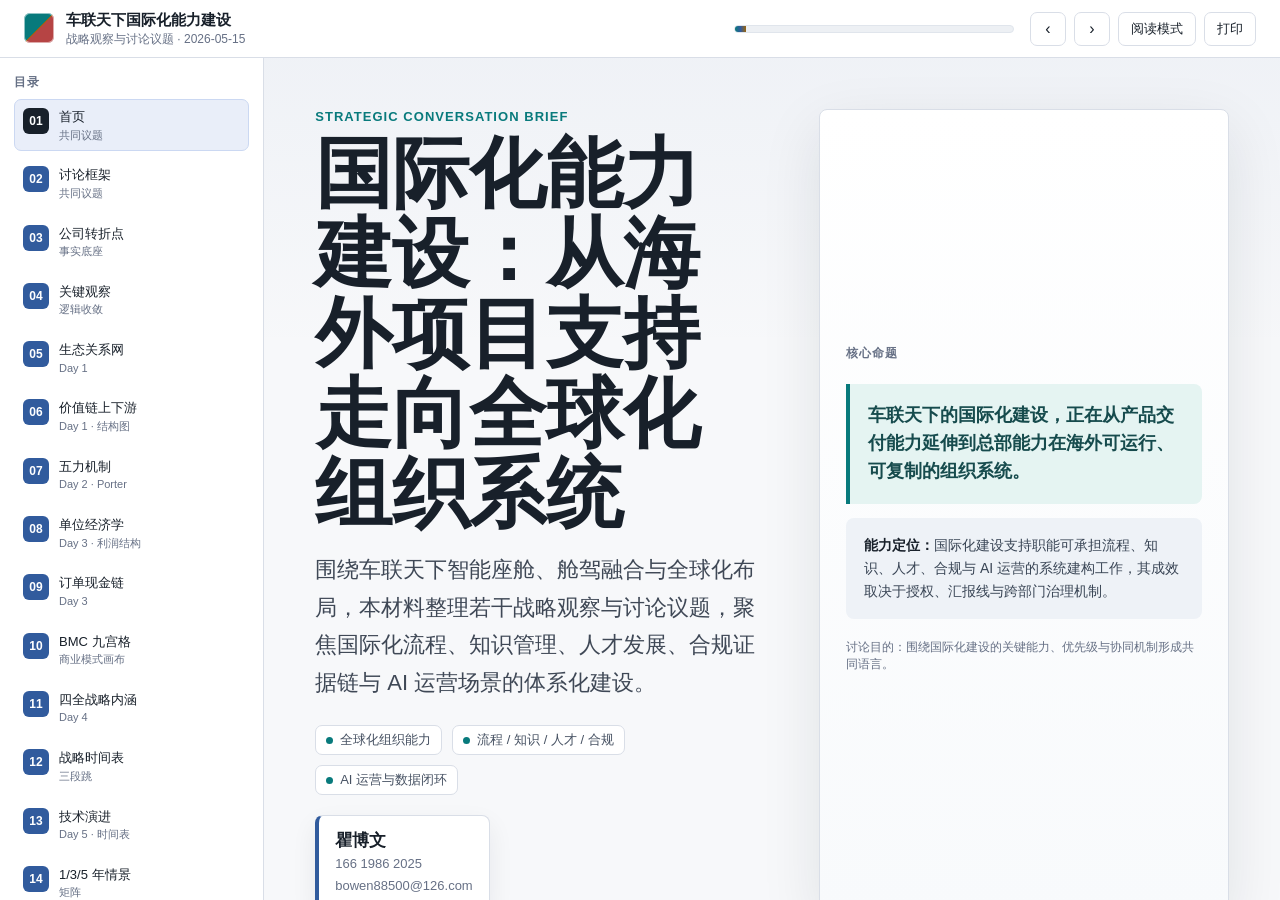
<file: index.html>
<!doctype html>
<html lang="zh-CN">
<head>
  <meta charset="utf-8" />
  <meta name="viewport" content="width=device-width, initial-scale=1" />
  <title>车联天下国际化能力建设交流材料</title>
  <link rel="icon" href="data:," />
  <style>
    :root {
      --bg: #f7f8fa;
      --paper: #ffffff;
      --ink: #18202a;
      --muted: #667085;
      --line: #d9dee7;
      --teal: #087a7c;
      --teal-soft: #e5f4f2;
      --blue: #315b9d;
      --blue-soft: #e9eef9;
      --red: #b64444;
      --red-soft: #fae9e7;
      --amber: #9a650d;
      --amber-soft: #fff1d6;
      --green: #2f7a4f;
      --green-soft: #e6f3ea;
      --shadow: 0 20px 60px rgba(24, 32, 42, 0.10);
      --radius: 8px;
      --font: -apple-system, BlinkMacSystemFont, "Segoe UI", "PingFang SC", "Hiragino Sans GB", "Microsoft YaHei", sans-serif;
      --mono: ui-monospace, SFMono-Regular, Menlo, Consolas, "Liberation Mono", monospace;
    }

    * { box-sizing: border-box; }

    html, body {
      margin: 0;
      min-height: 100%;
      background: var(--bg);
      color: var(--ink);
      font-family: var(--font);
      letter-spacing: 0;
    }

    body {
      overflow: hidden;
    }

    button, a {
      font: inherit;
    }

    a {
      color: var(--blue);
      text-decoration: none;
      border-bottom: 1px solid rgba(49, 91, 157, 0.25);
    }

    a:hover {
      border-bottom-color: currentColor;
    }

    .topbar {
      position: fixed;
      inset: 0 0 auto 0;
      z-index: 20;
      height: 58px;
      display: grid;
      grid-template-columns: minmax(260px, 1fr) auto auto;
      align-items: center;
      gap: 16px;
      padding: 0 24px;
      background: rgba(255, 255, 255, 0.92);
      border-bottom: 1px solid var(--line);
      backdrop-filter: blur(12px);
    }

    .brand {
      display: flex;
      align-items: center;
      gap: 12px;
      min-width: 0;
    }

    .brand-mark {
      width: 30px;
      height: 30px;
      border-radius: 6px;
      background:
        linear-gradient(135deg, var(--teal) 0 49%, transparent 50%),
        linear-gradient(315deg, var(--red) 0 48%, var(--amber) 49%);
      box-shadow: inset 0 0 0 1px rgba(255, 255, 255, 0.55);
      flex: 0 0 auto;
    }

    .brand-title {
      min-width: 0;
    }

    .brand-title strong {
      display: block;
      font-size: 15px;
      line-height: 1.25;
      white-space: nowrap;
      overflow: hidden;
      text-overflow: ellipsis;
    }

    .brand-title span {
      display: block;
      margin-top: 2px;
      color: var(--muted);
      font-size: 12px;
      line-height: 1.2;
      white-space: nowrap;
      overflow: hidden;
      text-overflow: ellipsis;
    }

    .progress-wrap {
      width: min(24vw, 280px);
      height: 8px;
      border-radius: 99px;
      background: #edf0f4;
      overflow: hidden;
      border: 1px solid #e0e5ec;
    }

    .progress-bar {
      width: 0%;
      height: 100%;
      background: linear-gradient(90deg, var(--teal), var(--blue), var(--amber));
      transition: width 180ms ease;
    }

    .controls {
      display: flex;
      align-items: center;
      gap: 8px;
    }

    .icon-btn,
    .mode-btn {
      height: 34px;
      border: 1px solid var(--line);
      border-radius: 7px;
      background: var(--paper);
      color: var(--ink);
      cursor: pointer;
      transition: transform 140ms ease, border-color 140ms ease, background 140ms ease;
    }

    .icon-btn {
      width: 36px;
      display: inline-grid;
      place-items: center;
      font-size: 16px;
      line-height: 1;
    }

    .mode-btn {
      padding: 0 12px;
      font-size: 13px;
      white-space: nowrap;
    }

    .icon-btn:hover,
    .mode-btn:hover {
      border-color: #a8b3c4;
      transform: translateY(-1px);
    }

    .mode-btn[aria-pressed="true"] {
      color: #fff;
      background: var(--ink);
      border-color: var(--ink);
    }

    .shell {
      height: 100vh;
      padding-top: 58px;
      display: grid;
      grid-template-columns: 264px minmax(0, 1fr);
    }

    .rail {
      border-right: 1px solid var(--line);
      background: #fff;
      overflow: auto;
      padding: 18px 14px 22px;
    }

    .rail h2 {
      margin: 0 0 10px;
      color: var(--muted);
      font-size: 12px;
      font-weight: 700;
      letter-spacing: 0.08em;
      text-transform: uppercase;
    }

    .toc {
      display: grid;
      gap: 6px;
      margin: 0;
      padding: 0;
      list-style: none;
    }

    .toc button {
      width: 100%;
      display: grid;
      grid-template-columns: 28px minmax(0, 1fr);
      gap: 8px;
      align-items: start;
      min-height: 42px;
      padding: 8px;
      border: 1px solid transparent;
      border-radius: 7px;
      background: transparent;
      color: var(--ink);
      cursor: pointer;
      text-align: left;
    }

    .toc button:hover {
      background: #f4f6f8;
    }

    .toc button.active {
      background: var(--blue-soft);
      border-color: #cbd8f2;
    }

    .toc .num {
      display: grid;
      place-items: center;
      width: 26px;
      height: 26px;
      border-radius: 6px;
      color: #fff;
      background: var(--blue);
      font-size: 12px;
      font-weight: 700;
      line-height: 1;
    }

    .toc button.active .num {
      background: var(--ink);
    }

    .toc .label {
      min-width: 0;
      font-size: 13px;
      line-height: 1.35;
    }

    .toc .kicker {
      display: block;
      margin-top: 3px;
      color: var(--muted);
      font-size: 11px;
      line-height: 1.25;
    }

    .deck {
      position: relative;
      overflow: hidden;
      background:
        linear-gradient(180deg, rgba(49, 91, 157, 0.04), transparent 35%),
        var(--bg);
    }

    .slide {
      position: absolute;
      inset: 0;
      display: none;
      overflow: auto;
      padding: clamp(26px, 4vw, 52px);
    }

    .slide.active {
      display: block;
    }

    .slide-inner {
      max-width: 1180px;
      min-height: calc(100vh - 58px - clamp(52px, 8vw, 104px));
      margin: 0 auto;
      display: grid;
      align-content: center;
      gap: 24px;
    }

    .cover .slide-inner {
      align-content: stretch;
    }

    .eyebrow {
      margin: 0 0 10px;
      color: var(--teal);
      font-size: 13px;
      font-weight: 800;
      letter-spacing: 0.08em;
      text-transform: uppercase;
    }

    h1, h2, h3, p {
      margin-top: 0;
    }

    h1 {
      max-width: 920px;
      margin-bottom: 18px;
      font-size: clamp(40px, 6vw, 78px);
      line-height: 1.04;
      font-weight: 820;
      letter-spacing: 0;
    }

    h2 {
      max-width: 960px;
      margin-bottom: 10px;
      font-size: clamp(30px, 4vw, 52px);
      line-height: 1.08;
      font-weight: 800;
      letter-spacing: 0;
    }

    h3 {
      margin-bottom: 9px;
      font-size: 18px;
      line-height: 1.28;
      font-weight: 760;
    }

    .lead {
      max-width: 880px;
      margin-bottom: 0;
      color: #3f4856;
      font-size: clamp(17px, 2.1vw, 22px);
      line-height: 1.7;
    }

    .sublead {
      max-width: 840px;
      margin-bottom: 0;
      color: var(--muted);
      font-size: 15px;
      line-height: 1.7;
    }

    .hero-grid {
      display: grid;
      grid-template-columns: minmax(0, 1.05fr) minmax(330px, 0.95fr);
      gap: clamp(24px, 4vw, 54px);
      align-items: stretch;
      height: 100%;
    }

    .hero-copy {
      align-self: center;
    }

    .hero-panel {
      display: grid;
      align-content: center;
      gap: 14px;
      padding: 26px;
      border: 1px solid var(--line);
      border-radius: var(--radius);
      background:
        linear-gradient(180deg, #fff, #f8fafc);
      box-shadow: var(--shadow);
    }

    .hero-statement {
      padding: 18px;
      border-left: 4px solid var(--teal);
      background: var(--teal-soft);
      border-radius: 0 8px 8px 0;
      color: #164b4d;
      font-size: 18px;
      line-height: 1.55;
      font-weight: 700;
    }

    .meta-row {
      display: flex;
      flex-wrap: wrap;
      gap: 10px;
      margin-top: 24px;
    }

    .contact-card {
      display: inline-grid;
      gap: 4px;
      margin-top: 20px;
      padding: 14px 16px;
      border: 1px solid var(--line);
      border-left: 4px solid var(--blue);
      border-radius: var(--radius);
      background: #fff;
      color: #354052;
      box-shadow: 0 10px 26px rgba(24, 32, 42, 0.07);
    }

    .contact-card strong {
      color: var(--ink);
      font-size: 17px;
      line-height: 1.25;
    }

    .contact-card span {
      color: var(--muted);
      font-size: 13px;
      line-height: 1.35;
    }

    .tag {
      display: inline-flex;
      align-items: center;
      gap: 7px;
      min-height: 30px;
      padding: 5px 10px;
      border: 1px solid var(--line);
      border-radius: 7px;
      background: #fff;
      color: #465162;
      font-size: 13px;
      line-height: 1.2;
      white-space: nowrap;
    }

    .tag::before {
      content: "";
      width: 7px;
      height: 7px;
      border-radius: 50%;
      background: var(--teal);
    }

    .section-grid {
      display: grid;
      grid-template-columns: repeat(12, minmax(0, 1fr));
      gap: 18px;
      align-items: stretch;
    }

    .card {
      padding: 18px;
      border: 1px solid var(--line);
      border-radius: var(--radius);
      background: var(--paper);
      box-shadow: 0 10px 30px rgba(24, 32, 42, 0.055);
    }

    .card.no-shadow {
      box-shadow: none;
    }

    .span-3 { grid-column: span 3; }
    .span-4 { grid-column: span 4; }
    .span-5 { grid-column: span 5; }
    .span-6 { grid-column: span 6; }
    .span-7 { grid-column: span 7; }
    .span-8 { grid-column: span 8; }
    .span-12 { grid-column: span 12; }

    .metric {
      display: grid;
      gap: 7px;
      min-height: 124px;
    }

    .metric .value {
      font-size: clamp(28px, 3.8vw, 46px);
      line-height: 1;
      font-weight: 840;
      color: var(--ink);
      white-space: nowrap;
    }

    .metric .label {
      color: var(--muted);
      font-size: 13px;
      line-height: 1.5;
    }

    .metric.teal { border-top: 5px solid var(--teal); }
    .metric.blue { border-top: 5px solid var(--blue); }
    .metric.amber { border-top: 5px solid var(--amber); }
    .metric.red { border-top: 5px solid var(--red); }
    .metric.green { border-top: 5px solid var(--green); }

    .note {
      padding: 16px 18px;
      border-radius: var(--radius);
      background: #eef2f7;
      color: #394555;
      font-size: 14px;
      line-height: 1.65;
    }

    .note strong {
      color: var(--ink);
    }

    .note.teal { background: var(--teal-soft); color: #164b4d; }
    .note.amber { background: var(--amber-soft); color: #5c3a08; }
    .note.red { background: var(--red-soft); color: #6e2929; }
    .note.green { background: var(--green-soft); color: #1f5136; }

    .list {
      margin: 0;
      padding: 0;
      list-style: none;
      display: grid;
      gap: 10px;
    }

    .list li {
      position: relative;
      padding-left: 22px;
      color: #3f4856;
      font-size: 15px;
      line-height: 1.55;
    }

    .list li::before {
      content: "";
      position: absolute;
      left: 0;
      top: 0.68em;
      width: 8px;
      height: 8px;
      border-radius: 2px;
      background: var(--teal);
    }

    .list.red li::before { background: var(--red); }
    .list.amber li::before { background: var(--amber); }
    .list.blue li::before { background: var(--blue); }
    .list.green li::before { background: var(--green); }

    .two-col {
      display: grid;
      grid-template-columns: repeat(2, minmax(0, 1fr));
      gap: 18px;
    }

    .three-col {
      display: grid;
      grid-template-columns: repeat(3, minmax(0, 1fr));
      gap: 18px;
    }

    .four-col {
      display: grid;
      grid-template-columns: repeat(4, minmax(0, 1fr));
      gap: 14px;
    }

    .pill-title {
      display: inline-flex;
      align-items: center;
      min-height: 28px;
      margin-bottom: 10px;
      padding: 4px 9px;
      border-radius: 6px;
      background: #edf0f4;
      color: #354052;
      font-size: 12px;
      font-weight: 800;
      letter-spacing: 0.04em;
    }

    .plain-title {
      margin-bottom: 8px;
      color: var(--muted);
      font-size: 12px;
      font-weight: 800;
      letter-spacing: 0.08em;
      text-transform: uppercase;
    }

    .diagram {
      width: 100%;
      min-height: 300px;
      display: grid;
      align-items: center;
      padding: 18px;
      border: 1px solid var(--line);
      border-radius: var(--radius);
      background: #fff;
      overflow: hidden;
    }

    .chain {
      display: grid;
      grid-template-columns: repeat(5, minmax(0, 1fr));
      gap: 12px;
      align-items: stretch;
    }

    .chain-node {
      position: relative;
      min-height: 156px;
      padding: 16px;
      border: 1px solid #dce2eb;
      border-radius: var(--radius);
      background: #f8fafc;
    }

    .chain-node:not(:last-child)::after {
      content: "";
      position: absolute;
      right: -11px;
      top: 50%;
      width: 18px;
      height: 2px;
      background: #b8c2d2;
    }

    .chain-node strong {
      display: block;
      margin-bottom: 8px;
      font-size: 15px;
    }

    .chain-node span {
      display: block;
      color: var(--muted);
      font-size: 12px;
      line-height: 1.45;
    }

    .chain-node.focus {
      border-color: #93c7c4;
      background: var(--teal-soft);
      box-shadow: inset 0 0 0 2px rgba(8, 122, 124, 0.09);
    }

    .friction {
      margin-top: 14px;
      display: grid;
      grid-template-columns: repeat(3, minmax(0, 1fr));
      gap: 12px;
    }

    .friction-item {
      min-height: 96px;
      padding: 13px;
      border-radius: 7px;
      background: #fff;
      border: 1px solid var(--line);
    }

    .friction-item strong {
      display: block;
      margin-bottom: 5px;
      font-size: 14px;
    }

    .friction-item span {
      color: var(--muted);
      font-size: 12px;
      line-height: 1.45;
    }

    .ecosystem-map {
      display: grid;
      grid-template-columns: repeat(3, minmax(0, 1fr));
      grid-template-areas:
        "supplier shareholder customer"
        "software core overseas"
        "capital partner compliance";
      gap: 12px;
      align-items: stretch;
    }

    .eco-node,
    .eco-core {
      min-height: 132px;
      padding: 15px;
      border: 1px solid var(--line);
      border-radius: var(--radius);
      background: #fff;
    }

    .eco-core {
      grid-area: core;
      display: grid;
      align-content: center;
      text-align: center;
      background: var(--ink);
      color: #fff;
      box-shadow: var(--shadow);
    }

    .eco-core strong {
      font-size: 22px;
      line-height: 1.25;
    }

    .eco-core span {
      color: rgba(255, 255, 255, 0.78);
    }

    .eco-node strong,
    .cash-step strong,
    .bottleneck strong,
    .fourall-card strong {
      display: block;
      margin-bottom: 7px;
      font-size: 14px;
      line-height: 1.35;
    }

    .eco-node span,
    .cash-step span,
    .bottleneck span,
    .fourall-card span {
      display: block;
      color: var(--muted);
      font-size: 12px;
      line-height: 1.45;
    }

    .eco-node.supplier { grid-area: supplier; border-top: 5px solid var(--red); }
    .eco-node.shareholder { grid-area: shareholder; border-top: 5px solid var(--blue); }
    .eco-node.customer { grid-area: customer; border-top: 5px solid var(--amber); }
    .eco-node.software { grid-area: software; border-top: 5px solid var(--teal); }
    .eco-node.overseas { grid-area: overseas; border-top: 5px solid var(--green); }
    .eco-node.capital { grid-area: capital; border-top: 5px solid var(--blue); }
    .eco-node.partner { grid-area: partner; border-top: 5px solid var(--teal); }
    .eco-node.compliance { grid-area: compliance; border-top: 5px solid var(--red); }

    .insight-strip {
      display: grid;
      grid-template-columns: repeat(7, minmax(0, 1fr));
      gap: 10px;
    }

    .insight {
      min-height: 160px;
      display: grid;
      align-content: start;
      gap: 9px;
      padding: 14px;
      border: 1px solid var(--line);
      border-radius: var(--radius);
      background: #fff;
    }

    .insight .day {
      width: 30px;
      height: 30px;
      display: grid;
      place-items: center;
      border-radius: 6px;
      background: var(--ink);
      color: #fff;
      font-size: 12px;
      font-weight: 800;
    }

    .insight strong {
      font-size: 14px;
      line-height: 1.35;
    }

    .insight span {
      color: var(--muted);
      font-size: 12px;
      line-height: 1.45;
    }

    .tension {
      display: grid;
      grid-template-columns: 1fr 88px 1fr;
      gap: 16px;
      align-items: stretch;
    }

    .tension-side {
      padding: 22px;
      border-radius: var(--radius);
      background: #fff;
      border: 1px solid var(--line);
    }

    .tension-side.opportunity {
      border-top: 5px solid var(--green);
    }

    .tension-side.fragility {
      border-top: 5px solid var(--red);
    }

    .versus {
      display: grid;
      place-items: center;
      color: var(--muted);
      font-size: 13px;
      font-weight: 800;
      letter-spacing: 0.08em;
    }

    .ring {
      width: min(460px, 100%);
      aspect-ratio: 1;
      margin: 0 auto;
      position: relative;
      border-radius: 50%;
      background:
        conic-gradient(from 18deg, #dbeafe 0 20%, #e5f4f2 0 40%, #fff1d6 0 60%, #fae9e7 0 80%, #e6f3ea 0 100%);
      border: 1px solid var(--line);
      box-shadow: inset 0 0 0 34px #fff, var(--shadow);
    }

    .ring-center {
      position: absolute;
      inset: 31%;
      display: grid;
      place-items: center;
      text-align: center;
      border-radius: 50%;
      background: var(--ink);
      color: #fff;
      padding: 20px;
      font-size: 18px;
      font-weight: 800;
      line-height: 1.35;
    }

    .ring-label {
      position: absolute;
      width: 140px;
      min-height: 58px;
      padding: 8px 10px;
      border: 1px solid var(--line);
      border-radius: 7px;
      background: #fff;
      box-shadow: 0 10px 24px rgba(24, 32, 42, 0.08);
      font-size: 13px;
      line-height: 1.35;
      text-align: center;
    }

    .ring-label small {
      display: block;
      margin-top: 3px;
      color: var(--muted);
      font-size: 11px;
      line-height: 1.25;
    }

    .ring-label.l1 { left: 50%; top: -10px; transform: translateX(-50%); }
    .ring-label.l2 { right: -18px; top: 29%; }
    .ring-label.l3 { right: 8%; bottom: 4%; }
    .ring-label.l4 { left: 8%; bottom: 4%; }
    .ring-label.l5 { left: -18px; top: 29%; }

    .pathway {
      display: grid;
      grid-template-columns: repeat(3, minmax(0, 1fr));
      gap: 14px;
    }

    .path-card {
      min-height: 260px;
      padding: 18px;
      border: 1px solid var(--line);
      border-radius: var(--radius);
      background: #fff;
    }

    .path-card .step {
      display: inline-grid;
      place-items: center;
      width: 34px;
      height: 34px;
      margin-bottom: 14px;
      border-radius: 7px;
      color: #fff;
      background: var(--teal);
      font-weight: 800;
    }

    .question-bank {
      display: grid;
      grid-template-columns: repeat(5, minmax(0, 1fr));
      gap: 12px;
    }

    .question-card {
      min-height: 230px;
      display: grid;
      align-content: start;
      gap: 12px;
      padding: 16px;
      border: 1px solid var(--line);
      border-radius: var(--radius);
      background: #fff;
    }

    .question-card .topic {
      color: var(--teal);
      font-size: 12px;
      font-weight: 800;
      letter-spacing: 0.06em;
      text-transform: uppercase;
    }

    .question-card p {
      margin: 0;
      color: #2b3442;
      font-size: 14px;
      line-height: 1.6;
    }

    .timeline {
      display: grid;
      grid-template-columns: repeat(3, minmax(0, 1fr));
      gap: 18px;
      align-items: stretch;
    }

    .timebox {
      min-height: 330px;
      padding: 20px;
      border: 1px solid var(--line);
      border-radius: var(--radius);
      background: #fff;
    }

    .timebox .time {
      display: inline-flex;
      align-items: center;
      justify-content: center;
      min-width: 64px;
      height: 34px;
      margin-bottom: 14px;
      border-radius: 7px;
      background: var(--ink);
      color: #fff;
      font-size: 14px;
      font-weight: 800;
    }

    .gate-grid {
      display: grid;
      grid-template-columns: repeat(3, minmax(0, 1fr));
      gap: 18px;
    }

    .gate {
      min-height: 280px;
      padding: 20px;
      border-radius: var(--radius);
      border: 1px solid var(--line);
      background: #fff;
      position: relative;
      overflow: hidden;
    }

    .gate::before {
      content: "";
      position: absolute;
      inset: 0 auto 0 0;
      width: 6px;
      background: var(--teal);
    }

    .gate:nth-child(2)::before { background: var(--amber); }
    .gate:nth-child(3)::before { background: var(--red); }

    .gate .gate-num {
      color: var(--muted);
      font-size: 12px;
      font-weight: 800;
      letter-spacing: 0.08em;
      text-transform: uppercase;
    }

    .source-list {
      columns: 2;
      column-gap: 34px;
      margin: 0;
      padding-left: 20px;
    }

    .source-list li {
      break-inside: avoid;
      margin: 0 0 10px;
      color: #3f4856;
      font-size: 13px;
      line-height: 1.55;
    }

    .footnote {
      color: var(--muted);
      font-size: 12px;
      line-height: 1.6;
    }

    .slide-footer {
      display: flex;
      align-items: center;
      justify-content: space-between;
      gap: 16px;
      margin-top: 6px;
      color: var(--muted);
      font-size: 12px;
    }

    .kbd {
      padding: 2px 6px;
      border: 1px solid var(--line);
      border-radius: 5px;
      background: #fff;
      color: #4b5565;
      font-family: var(--mono);
      font-size: 11px;
    }

    .mini-table {
      width: 100%;
      border-collapse: collapse;
      overflow: hidden;
      border-radius: var(--radius);
      border: 1px solid var(--line);
      background: #fff;
    }

    .mini-table th,
    .mini-table td {
      padding: 12px 13px;
      border-bottom: 1px solid var(--line);
      text-align: left;
      vertical-align: top;
      font-size: 13px;
      line-height: 1.5;
    }

    .mini-table th {
      background: #f1f4f8;
      color: #364153;
      font-weight: 800;
    }

    .mini-table tr:last-child td {
      border-bottom: 0;
    }

    .callout-row {
      display: grid;
      grid-template-columns: repeat(3, minmax(0, 1fr));
      gap: 14px;
    }

    .callout {
      min-height: 150px;
      padding: 17px;
      border-radius: var(--radius);
      border: 1px solid var(--line);
      background: #fff;
    }

    .callout strong {
      display: block;
      margin-bottom: 8px;
      font-size: 16px;
      line-height: 1.35;
    }

    .callout span {
      display: block;
      color: var(--muted);
      font-size: 13px;
      line-height: 1.55;
    }

    .force-map {
      display: grid;
      grid-template-columns: repeat(3, minmax(0, 1fr));
      grid-template-areas:
        "supplier entrant substitute"
        "buyer center rival";
      gap: 14px;
      align-items: stretch;
    }

    .force-node {
      min-height: 142px;
      padding: 16px;
      border: 1px solid var(--line);
      border-radius: var(--radius);
      background: #fff;
    }

    .force-node.center {
      display: grid;
      align-content: center;
      text-align: center;
      background: var(--ink);
      color: #fff;
    }

    .force-node.center span {
      color: rgba(255, 255, 255, 0.78);
    }

    .force-node strong,
    .wf-item strong,
    .scenario-cell strong,
    .gantt-row strong,
    .prune-node strong {
      display: block;
      margin-bottom: 7px;
      font-size: 14px;
      line-height: 1.35;
    }

    .force-node span,
    .wf-item span,
    .scenario-cell span,
    .gantt-row span,
    .prune-node span {
      display: block;
      color: var(--muted);
      font-size: 12px;
      line-height: 1.45;
    }

    .force-node.supplier { grid-area: supplier; border-top: 5px solid var(--red); }
    .force-node.buyer { grid-area: buyer; border-top: 5px solid var(--red); }
    .force-node.rival { grid-area: rival; border-top: 5px solid var(--amber); }
    .force-node.entrant { grid-area: entrant; border-top: 5px solid var(--blue); }
    .force-node.substitute { grid-area: substitute; border-top: 5px solid var(--green); }
    .force-node.center { grid-area: center; }

    .waterfall {
      min-height: 330px;
      display: grid;
      grid-template-columns: repeat(10, minmax(0, 1fr));
      gap: 10px;
      align-items: end;
      padding: 20px 16px 16px;
      border: 1px solid var(--line);
      border-radius: var(--radius);
      background: #fff;
    }

    .wf-item {
      display: grid;
      gap: 8px;
      align-content: end;
      min-width: 0;
    }

    .wf-bar {
      min-height: 28px;
      display: grid;
      place-items: center;
      padding: 6px 4px;
      border-radius: 6px 6px 0 0;
      color: #fff;
      font-size: 12px;
      font-weight: 800;
      line-height: 1.1;
    }

    .wf-bar.pos { background: var(--teal); }
    .wf-bar.neg { background: var(--red); }
    .wf-bar.mid { background: var(--amber); }
    .wf-bar.final { background: var(--ink); }

    .wf-label {
      min-height: 42px;
      color: #3f4856;
      font-size: 11px;
      line-height: 1.25;
      text-align: center;
    }

    .cash-chain {
      display: grid;
      grid-template-columns: repeat(7, minmax(0, 1fr));
      gap: 10px;
      align-items: stretch;
    }

    .cash-step {
      position: relative;
      min-height: 156px;
      padding: 14px;
      border: 1px solid var(--line);
      border-radius: var(--radius);
      background: #fff;
    }

    .cash-step:not(:last-child)::after {
      content: "";
      position: absolute;
      right: -9px;
      top: 48%;
      width: 14px;
      height: 2px;
      background: #b8c2d2;
    }

    .cash-step .num {
      display: inline-grid;
      place-items: center;
      width: 28px;
      height: 28px;
      margin-bottom: 10px;
      border-radius: 6px;
      background: var(--ink);
      color: #fff;
      font-size: 12px;
      font-weight: 800;
    }

    .bottleneck-grid {
      display: grid;
      grid-template-columns: repeat(4, minmax(0, 1fr));
      gap: 12px;
    }

    .bottleneck {
      min-height: 118px;
      padding: 14px;
      border: 1px solid var(--line);
      border-top: 5px solid var(--red);
      border-radius: var(--radius);
      background: #fff;
    }

    .bmc-grid {
      display: grid;
      grid-template-columns: repeat(3, minmax(0, 1fr));
      gap: 12px;
    }

    .bmc-cell {
      min-height: 146px;
      padding: 14px;
      border: 1px solid var(--line);
      border-radius: var(--radius);
      background: #fff;
    }

    .bmc-cell.cost { border-top: 5px solid var(--red); }
    .bmc-cell.value { border-top: 5px solid var(--amber); }
    .bmc-cell.resource { border-top: 5px solid var(--blue); }
    .bmc-cell.center { border-top: 5px solid var(--teal); background: var(--teal-soft); }

    .bmc-code {
      display: inline-flex;
      margin-bottom: 8px;
      padding: 3px 7px;
      border-radius: 5px;
      background: #eef2f7;
      color: #344054;
      font-family: var(--mono);
      font-size: 11px;
      font-weight: 800;
    }

    .fourall-grid {
      display: grid;
      grid-template-columns: repeat(4, minmax(0, 1fr));
      gap: 14px;
      align-items: stretch;
    }

    .fourall-card {
      min-height: 230px;
      padding: 18px;
      border: 1px solid var(--line);
      border-radius: var(--radius);
      background: #fff;
    }

    .fourall-card:nth-child(1) { border-top: 5px solid var(--blue); }
    .fourall-card:nth-child(2) { border-top: 5px solid var(--teal); }
    .fourall-card:nth-child(3) { border-top: 5px solid var(--amber); }
    .fourall-card:nth-child(4) { border-top: 5px solid var(--green); }

    .candidate-question {
      margin-top: 2px;
      padding: 14px 16px;
      border: 1px solid var(--line);
      border-left: 4px solid var(--ink);
      border-radius: var(--radius);
      background: #fff;
      color: #344054;
      box-shadow: 0 8px 20px rgba(24, 32, 42, 0.045);
    }

    .candidate-question strong {
      display: block;
      margin-bottom: 4px;
      color: var(--ink);
      font-size: 13px;
      line-height: 1.35;
    }

    .candidate-question span {
      color: #3f4856;
      font-size: 14px;
      line-height: 1.6;
    }

    .strategy-lanes,
    .evolution-line,
    .milestone-grid {
      display: grid;
      gap: 14px;
    }

    .strategy-row {
      display: grid;
      grid-template-columns: 130px repeat(4, minmax(0, 1fr));
      gap: 10px;
      align-items: stretch;
    }

    .strategy-label {
      display: grid;
      place-items: center;
      padding: 12px;
      border-radius: var(--radius);
      background: var(--ink);
      color: #fff;
      font-weight: 800;
      text-align: center;
      font-size: 13px;
    }

    .strategy-step,
    .milestone-card,
    .evo-step {
      padding: 15px;
      border: 1px solid var(--line);
      border-radius: var(--radius);
      background: #fff;
    }

    .strategy-step strong,
    .milestone-card strong,
    .evo-step strong {
      display: block;
      margin-bottom: 6px;
      font-size: 14px;
    }

    .strategy-step span,
    .milestone-card span,
    .evo-step span {
      color: var(--muted);
      font-size: 12px;
      line-height: 1.45;
    }

    .evolution-line {
      grid-template-columns: repeat(3, minmax(0, 1fr));
      align-items: stretch;
    }

    .evo-step {
      position: relative;
      min-height: 188px;
      border-top: 5px solid var(--blue);
    }

    .evo-step:nth-child(2) { border-top-color: var(--teal); }
    .evo-step:nth-child(3) { border-top-color: var(--amber); }

    .evo-year {
      margin-bottom: 10px;
      color: var(--muted);
      font-family: var(--mono);
      font-size: 12px;
      font-weight: 800;
    }

    .milestone-grid {
      grid-template-columns: repeat(3, minmax(0, 1fr));
    }

    .milestone-card {
      min-height: 236px;
    }

    .scenario-grid {
      display: grid;
      grid-template-columns: 86px repeat(3, minmax(0, 1fr));
      gap: 10px;
    }

    .scenario-head,
    .scenario-row-head {
      min-height: 48px;
      display: grid;
      place-items: center;
      padding: 10px;
      border-radius: var(--radius);
      background: #eef2f7;
      color: #344054;
      font-size: 12px;
      font-weight: 800;
      text-align: center;
    }

    .scenario-cell {
      min-height: 128px;
      padding: 13px;
      border: 1px solid var(--line);
      border-radius: var(--radius);
      background: #fff;
    }

    .scenario-cell.up { border-top: 5px solid var(--green); }
    .scenario-cell.base { border-top: 5px solid var(--blue); }
    .scenario-cell.down { border-top: 5px solid var(--red); }

    .gantt {
      display: grid;
      gap: 10px;
    }

    .gantt-scale,
    .gantt-row {
      display: grid;
      grid-template-columns: 160px repeat(6, minmax(0, 1fr));
      gap: 8px;
      align-items: center;
    }

    .gantt-scale span {
      min-height: 28px;
      display: grid;
      place-items: center;
      color: var(--muted);
      font-family: var(--mono);
      font-size: 11px;
      font-weight: 800;
    }

    .gantt-row {
      min-height: 56px;
      padding: 8px;
      border: 1px solid var(--line);
      border-radius: var(--radius);
      background: #fff;
    }

    .gantt-bar {
      min-height: 32px;
      display: grid;
      align-items: center;
      padding: 6px 10px;
      border-radius: 7px;
      color: #fff;
      font-size: 12px;
      font-weight: 800;
      line-height: 1.25;
    }

    .gantt-bar.blue { background: var(--blue); }
    .gantt-bar.teal { background: var(--teal); }
    .gantt-bar.amber { background: var(--amber); }
    .gantt-bar.red { background: var(--red); }
    .gantt-bar.green { background: var(--green); }

    .prune-tree {
      display: grid;
      grid-template-columns: 1fr 1.15fr 1fr;
      gap: 16px;
      align-items: stretch;
    }

    .prune-col {
      display: grid;
      gap: 12px;
    }

    .prune-node {
      min-height: 124px;
      padding: 15px;
      border: 1px solid var(--line);
      border-radius: var(--radius);
      background: #fff;
    }

    .prune-node.root {
      border-top: 5px solid var(--blue);
      background: var(--blue-soft);
    }

    .prune-node.keep {
      border-top: 5px solid var(--green);
    }

    .prune-node.cut {
      border-top: 5px solid var(--red);
    }

    .source-chip {
      display: inline-flex;
      align-items: center;
      max-width: 100%;
      min-height: 28px;
      padding: 4px 8px;
      border: 1px solid var(--line);
      border-radius: 6px;
      background: #fff;
      color: var(--muted);
      font-size: 11px;
      line-height: 1.25;
      word-break: break-all;
    }

    .mode-hint {
      color: var(--muted);
      font-size: 12px;
      line-height: 1.5;
    }

    body.handout {
      overflow: auto;
    }

    body.handout .shell {
      min-height: 100vh;
      height: auto;
    }

    body.handout .deck {
      overflow: visible;
    }

    body.handout .slide {
      position: relative;
      display: block;
      min-height: auto;
      border-bottom: 1px solid var(--line);
    }

    body.handout .slide-inner {
      min-height: 0;
      align-content: start;
    }

    body.handout .slide-footer .mode-hint::after {
      content: "阅读模式：全部页面已展开，适合滚动阅读或打印。";
    }

    @media (max-width: 1100px) {
      .shell {
        grid-template-columns: 1fr;
      }

      .rail {
        display: none;
      }

      .topbar {
        grid-template-columns: minmax(180px, 1fr) auto;
      }

      .progress-wrap {
        display: none;
      }

      .hero-grid,
      .two-col,
      .three-col,
      .timeline,
      .gate-grid,
      .pathway,
      .tension,
      .force-map,
      .ecosystem-map,
      .bmc-grid,
      .fourall-grid,
      .strategy-row,
      .evolution-line,
      .milestone-grid,
      .prune-tree {
        grid-template-columns: 1fr;
      }

      .versus {
        min-height: 30px;
      }

      .section-grid {
        grid-template-columns: 1fr;
      }

      .span-3,
      .span-4,
      .span-5,
      .span-6,
      .span-7,
      .span-8,
      .span-12 {
        grid-column: auto;
      }

      .insight-strip,
      .question-bank,
      .four-col,
      .chain,
      .friction,
      .callout-row,
      .waterfall,
      .cash-chain,
      .bottleneck-grid,
      .scenario-grid,
      .gantt-scale,
      .gantt-row {
        grid-template-columns: 1fr;
      }

      .chain-node:not(:last-child)::after,
      .cash-step:not(:last-child)::after {
        display: none;
      }

      .gantt-bar {
        grid-column: auto !important;
      }

      .source-list {
        columns: 1;
      }

      .ring {
        width: min(390px, 100%);
      }

      .ring-label {
        position: static;
        width: auto;
        transform: none !important;
        margin: 8px auto 0;
      }
    }

    @media (max-width: 680px) {
      .topbar {
        height: auto;
        min-height: 58px;
        padding: 8px 12px;
      }

      .brand-title span {
        display: none;
      }

      .mode-btn.print-btn {
        display: none;
      }

      .shell {
        padding-top: 58px;
      }

      .slide {
        padding: 22px 16px 34px;
      }

      h1 {
        font-size: 38px;
      }

      h2 {
        font-size: 30px;
      }

      .hero-panel {
        padding: 18px;
      }

      .hero-statement {
        font-size: 16px;
      }
    }

    @media print {
      body {
        overflow: visible;
        background: #fff;
      }

      .topbar,
      .rail {
        display: none !important;
      }

      .shell {
        display: block;
        height: auto;
        padding: 0;
      }

      .deck {
        overflow: visible;
        background: #fff;
      }

      .slide {
        display: block !important;
        position: relative;
        min-height: 100vh;
        padding: 28px;
        page-break-after: always;
        background: #fff;
      }

      .slide-inner {
        max-width: none;
        min-height: 0;
        align-content: start;
      }

      .card,
      .hero-panel,
      .diagram,
      .question-card,
      .timebox,
      .gate,
      .path-card,
      .callout,
      .contact-card,
      .candidate-question {
        box-shadow: none !important;
      }
    }
  </style>
</head>
<body>
  <header class="topbar">
    <div class="brand" aria-label="文档标题">
      <div class="brand-mark" aria-hidden="true"></div>
      <div class="brand-title">
        <strong>车联天下国际化能力建设</strong>
        <span>战略观察与讨论议题 · 2026-05-15</span>
      </div>
    </div>
    <div class="progress-wrap" aria-hidden="true">
      <div class="progress-bar" id="progressBar"></div>
    </div>
    <div class="controls">
      <button class="icon-btn" id="prevBtn" title="上一页" aria-label="上一页">‹</button>
      <button class="icon-btn" id="nextBtn" title="下一页" aria-label="下一页">›</button>
      <button class="mode-btn" id="modeBtn" aria-pressed="false">阅读模式</button>
      <button class="mode-btn print-btn" id="printBtn">打印</button>
    </div>
  </header>

  <div class="shell">
    <aside class="rail" aria-label="内容目录">
      <h2>目录</h2>
      <ol class="toc" id="toc"></ol>
    </aside>

    <main class="deck" id="deck">
      <section class="slide cover active" data-title="首页" data-kicker="共同议题">
        <div class="slide-inner">
          <div class="hero-grid">
            <div class="hero-copy">
              <p class="eyebrow">Strategic Conversation Brief</p>
              <h1>国际化能力建设：从海外项目支持走向全球化组织系统</h1>
              <p class="lead">围绕车联天下智能座舱、舱驾融合与全球化布局，本材料整理若干战略观察与讨论议题，聚焦国际化流程、知识管理、人才发展、合规证据链与 AI 运营场景的体系化建设。</p>
              <div class="meta-row">
                <span class="tag">全球化组织能力</span>
                <span class="tag">流程 / 知识 / 人才 / 合规</span>
                <span class="tag">AI 运营与数据闭环</span>
              </div>
              <div class="contact-card" aria-label="候选人联系方式">
                <strong>瞿博文</strong>
                <span>166 1986 2025</span>
                <span>bowen88500@126.com</span>
              </div>
            </div>
            <div class="hero-panel">
              <div class="plain-title">核心命题</div>
              <div class="hero-statement">车联天下的国际化建设，正在从产品交付能力延伸到总部能力在海外可运行、可复制的组织系统。</div>
              <div class="note">
                <strong>能力定位：</strong>国际化建设支持职能可承担流程、知识、人才、合规与 AI 运营的系统建构工作，其成效取决于授权、汇报线与跨部门治理机制。
              </div>
              <div class="slide-footer">
                <span>讨论目的：围绕国际化建设的关键能力、优先级与协同机制形成共同语言。</span>
              </div>
            </div>
          </div>

          <div class="candidate-question">
            <strong>我想进一步请教：</strong><span>如果用一句话定义这个岗位最应创造的价值，贵公司更希望它优先解决海外项目交付效率、全球组织能力，还是利润结构改善？</span>
          </div>
        </div>
      </section>

      <section class="slide" data-title="讨论框架" data-kicker="共同议题">
        <div class="slide-inner">
          <div>
            <p class="eyebrow">Discussion Framework</p>
            <h2>讨论围绕三个问题展开</h2>
            <p class="lead">车联天下的国际化建设可从业务承接、组织复用和运营效率三个层面展开。三者共同决定海外项目能否从单点交付走向体系化复制。</p>
          </div>

          <div class="callout-row">
            <div class="callout">
              <strong>如何承接全球客户项目</strong>
              <span>从客户需求、项目交付、质量闭环到合规证据链，形成可复制的海外项目承接机制。</span>
            </div>
            <div class="callout">
              <strong>如何提升组织复用能力</strong>
              <span>将项目经验沉淀为流程、知识资产、人才认证和总部-海外接口规则。</span>
            </div>
            <div class="callout">
              <strong>如何用 AI 与数据改善运营</strong>
              <span>从知识管理、经营分析、项目治理和内审预检切入，形成可量化的运营效率提升。</span>
            </div>
          </div>

          <div class="note teal">
            <strong>交流重点：</strong>以事实基础、能力建设重点和落地路径为主，围绕国际化建设目标、资源配置和跨部门协同机制进一步对齐。
          </div>

          <div class="candidate-question">
            <strong>我想进一步请教：</strong><span>在业务承接、组织复用、AI 运营三件事里，贵公司认为 2026 年最不能失手的是哪一项？</span>
          </div>
        </div>
      </section>

      <section class="slide" data-title="公司转折点" data-kicker="事实底座">
        <div class="slide-inner">
          <div>
            <p class="eyebrow">Company Inflection Point</p>
            <h2>机会基础清晰，重点在结构化承接能力</h2>
            <p class="lead">公开信息与公司披露显示，车联天下已具备量产、客户、研发与资本背书，下一阶段可重点关注客户结构、供应链、资金节奏和海外能力建设的协同。</p>
          </div>

          <div class="section-grid">
            <div class="card metric teal span-3">
              <div class="value">660+</div>
              <div class="label">员工规模，研发人员约 460+，研发密度较高。</div>
            </div>
            <div class="card metric blue span-3">
              <div class="value">81 万台</div>
              <div class="label">2024 年交付量，出口约 12.4 万台，出口占比约 15.3%。</div>
            </div>
            <div class="card metric amber span-3">
              <div class="value">26.56 亿</div>
              <div class="label">2024 年收入规模，盈利结构仍处持续改善阶段。</div>
            </div>
            <div class="card metric red span-3">
              <div class="value">99% 左右</div>
              <div class="label">前五大客户收入占比，客户结构是关键战略变量。</div>
            </div>
          </div>

          <div class="two-col">
            <div class="card no-shadow">
              <span class="pill-title">正面信号</span>
              <ul class="list green">
                <li>国内智能座舱域控与舱驾融合已有量产基础。</li>
                <li>高通平台、国产平台、中央计算、Autosee OS 均有布局。</li>
                <li>博世、蔚来资本、无锡国联、威孚高科等股东提供产业与资本背书。</li>
              </ul>
            </div>
            <div class="card no-shadow">
              <span class="pill-title">能力建设议题</span>
              <ul class="list red">
                <li>客户集中度与供应商集中度较高，议价与连续性风险需要制度化对冲。</li>
                <li>收入仍以硬件为主，软件与服务独立计费能力有待提升。</li>
                <li>海外市场扩张同时要求合规、工程、质量、人才与知识体系的组合能力。</li>
              </ul>
            </div>
          </div>

          <div class="candidate-question">
            <strong>我想进一步请教：</strong><span>在客户集中、供应集中、现金节奏和海外能力之间，管理层当前最关注的领先指标是哪一个？</span>
          </div>
        </div>
      </section>

      <section class="slide" data-title="关键观察" data-kicker="逻辑收敛">
        <div class="slide-inner">
          <div>
            <p class="eyebrow">Key Observations</p>
            <h2>七个关键观察可作为讨论基础</h2>
            <p class="lead">围绕生态位、竞争格局、盈利结构、全球化战略、技术栈、AI 演进和中期趋势，可形成以下七项讨论基础。</p>
          </div>

          <div class="insight-strip">
            <div class="insight">
              <div class="day">01</div>
              <strong>生态位</strong>
              <span>从座舱域控 Tier1 向舱驾融合、中央计算方向上移。</span>
            </div>
            <div class="insight">
              <div class="day">02</div>
              <strong>竞争格局</strong>
              <span>买方议价、同业竞争与替代技术演进需要持续管理。</span>
            </div>
            <div class="insight">
              <div class="day">03</div>
              <strong>盈利结构</strong>
              <span>盈利质量可从毛利结构、软件计费与中央计算高 ASP 三个方向观察。</span>
            </div>
            <div class="insight">
              <div class="day">04</div>
              <strong>四全战略</strong>
              <span>四全战略提供清晰框架，后续关键在海外人才、能力与组织结构承接。</span>
            </div>
            <div class="insight">
              <div class="day">05</div>
              <strong>技术栈</strong>
              <span>硅基与应用层较强，中间件、OTA、CI/CD 证据链需验证。</span>
            </div>
            <div class="insight">
              <div class="day">06</div>
              <strong>AI 演进</strong>
              <span>AI 入舱建议避免以单一模型为中心，更适合关注 Agent runtime、端云调度与数据闭环。</span>
            </div>
            <div class="insight">
              <div class="day">07</div>
              <strong>路径选择</strong>
              <span>先夯实资金节奏与合规支点，再通过海外能力闭环积累长期增长空间。</span>
            </div>
          </div>

          <div class="note amber">
            <strong>综合观察：</strong>国际化建设的价值在于帮助公司把产品、流程、知识、合规和 AI 运营连接成可复制的全球能力。
          </div>

          <div class="candidate-question">
            <strong>我想进一步请教：</strong><span>这七个观察里，哪一项最接近公司内部正在讨论的核心矛盾，哪一项需要我进一步校准？</span>
          </div>
        </div>
      </section>

      <section class="slide" data-title="生态关系网" data-kicker="Day 1">
        <div class="slide-inner">
          <div>
            <p class="eyebrow">Ecosystem Network</p>
            <h2>生态关系网：车联天下处在多重关系的交汇点</h2>
            <p class="lead">从生态关系看，公司既承接高通平台、博世背书与头部 OEM 项目机会，也需要处理供应集中、客户集中、海外合规和资本市场预期之间的联动。</p>
          </div>

          <div class="ecosystem-map" aria-label="Day1 生态关系网">
            <div class="eco-node supplier">
              <strong>上游芯片与硬件伙伴</strong>
              <span>高通提供 8155/8255/8775/8797 等平台基础，芯驰等国产芯片形成替代储备；供应集中决定 BOM 与交付韧性。</span>
            </div>
            <div class="eco-node shareholder">
              <strong>产业与资本股东</strong>
              <span>博世、蔚来资本、无锡国联、威孚高科等形成产业与资本背书，也带来战略边界和治理协同议题。</span>
            </div>
            <div class="eco-node customer">
              <strong>核心 OEM 客户</strong>
              <span>奇瑞、北汽、广汽、长城、吉利、上汽等客户构成基本盘；头部客户深度绑定带来规模，也放大结构波动。</span>
            </div>
            <div class="eco-node software">
              <strong>OS / 中间件生态</strong>
              <span>Autosee OS、QNX、Android Automotive、AUTOSAR Adaptive、SOA 与 API 治理共同决定软件复用和平台化空间。</span>
            </div>
            <div class="eco-core">
              <strong>车联天下</strong>
              <span>座舱域控 Tier1 向舱驾融合、中央计算和全球化组织能力上移。</span>
            </div>
            <div class="eco-node overseas">
              <strong>海外渠道与本地支点</strong>
              <span>日本横滨销售中心、罗马尼亚/欧洲工程支点和随车出海渠道，是海外客户入口与本地化能力的起点。</span>
            </div>
            <div class="eco-node capital">
              <strong>资本市场窗口</strong>
              <span>港股递表与募资节奏影响研发、海外和组织建设投入，也要求战略故事与经营指标保持一致。</span>
            </div>
            <div class="eco-node partner">
              <strong>项目交付协同方</strong>
              <span>Tier2 屏幕、摄像头、存储、PCBA、测试与认证伙伴共同影响项目质量、成本和版本交付节奏。</span>
            </div>
            <div class="eco-node compliance">
              <strong>合规与客户信任</strong>
              <span>R155/R156、ASPICE、GDPR、功能安全与 OTA 证据链，决定海外项目从试点进入量产体系的可信度。</span>
            </div>
          </div>

          <div class="note teal">
            <strong>交流切入：</strong>生态关系网的重点不是列出相关方，而是识别哪些关系需要被流程、知识、合规和组织机制固化，避免关键经验只停留在单个项目或个人接口。
          </div>

          <div class="candidate-question">
            <strong>我想进一步请教：</strong><span>高通、博世、核心 OEM、资本市场与海外渠道五类关系中，国际化建设支持职能最应优先打通哪一类接口？</span>
          </div>
        </div>
      </section>

      <section class="slide" data-title="价值链上下游" data-kicker="Day 1 · 结构图">
        <div class="slide-inner">
          <div>
            <p class="eyebrow">Structure Map</p>
            <h2>价值链上下游：中段位置决定“被挤压”与“向上走”的双重逻辑</h2>
            <p class="lead">从上游芯片到下游 OEM，车联天下位于价值链中段：一方面承接高通平台红利与客户项目机会，另一方面也承受上游 BOM、下游议价和海外合规的多重挤压。</p>
          </div>

          <div class="diagram">
            <div class="chain" aria-label="价值链结构图">
              <div class="chain-node">
                <strong>上游芯片与 IP</strong>
                <span>高通 8155/8255/8775/8797，芯驰与 MTK 作为替代储备。</span>
              </div>
              <div class="chain-node">
                <strong>OS 与中间件</strong>
                <span>Autosee、Android/QNX 生态、HAL、SOA 与 API 治理。</span>
              </div>
              <div class="chain-node focus">
                <strong>车联天下位置</strong>
                <span>座舱域控、舱驾融合、中央计算与项目交付能力。</span>
              </div>
              <div class="chain-node">
                <strong>OEM 项目体系</strong>
                <span>奇瑞、北汽、广汽、长城、上汽、吉利等客户接口。</span>
              </div>
              <div class="chain-node">
                <strong>海外市场承接</strong>
                <span>随车出海、欧洲工程支点、合规证据链与售后质量闭环。</span>
              </div>
            </div>

            <div class="friction">
              <div class="friction-item">
                <strong>供应端约束</strong>
                <span>芯片平台强耦合带来速度，也带来供应和议价风险。</span>
              </div>
              <div class="friction-item">
                <strong>客户端约束</strong>
                <span>客户集中带来规模，也要求多 OEM 流程复用能力。</span>
              </div>
              <div class="friction-item">
                <strong>海外端约束</strong>
                <span>合规、质量、人才与数据证据链决定欧洲客户信任。</span>
              </div>
            </div>
          </div>

          <div class="note teal">
            <strong>讨论问题：</strong>公司希望把中段位置升级为平台位，还是先巩固高质量工程供应商位置？前者要求软件、合规和海外组织能力，后者更强调交付效率与成本控制。
          </div>

          <div class="candidate-question">
            <strong>我想进一步请教：</strong><span>公司更希望把中段位置升级为平台位，还是先巩固高质量工程供应商位置？这会直接影响岗位的建设重点。</span>
          </div>
        </div>
      </section>

      <section class="slide" data-title="五力机制" data-kicker="Day 2 · Porter">
        <div class="slide-inner">
          <div>
            <p class="eyebrow">Porter Five Forces</p>
            <h2>五力不是静态评分，而是利润池被挤压的传导机制</h2>
            <p class="lead">车联天下的核心议题，不只是“竞争强不强”，而是供应商、客户、替代技术和同业竞争如何同时作用于 ASP、BOM、研发投入和现金节奏。</p>
          </div>

          <div class="force-map" aria-label="Porter 五力作用机制流程图">
            <div class="force-node supplier">
              <strong>供应商议价</strong>
              <span>高通平台带来技术速度与客户认可，也使核心 BOM、供货节奏和成本谈判集中在少数关键上游。</span>
            </div>
            <div class="force-node entrant">
              <strong>潜在进入者</strong>
              <span>OEM 自研、华为车 BU、域控 ODM 与软件平台公司，都在重新定义 Tier1 边界。</span>
            </div>
            <div class="force-node substitute">
              <strong>替代技术</strong>
              <span>舱驾融合、中央计算、AI Agent 与整车操作系统，可能让传统座舱域控价值被重新切分。</span>
            </div>
            <div class="force-node buyer">
              <strong>买方议价</strong>
              <span>头部客户集中带来规模与验证场景，也要求更强的多客户流程复用和价格韧性。</span>
            </div>
            <div class="force-node center">
              <strong>利润池挤压</strong>
              <span>ASP 受客户压制，BOM 受上游牵引，研发费用随平台升级上行。</span>
            </div>
            <div class="force-node rival">
              <strong>同业竞争</strong>
              <span>德赛西威、博世、佛吉亚等在平台化、软件收入和海外信任上形成多维竞争。</span>
            </div>
          </div>

          <div class="note amber">
            <strong>建议讨论问题：</strong>公司更希望优先修复哪一股力的传导链条：上游 BOM、客户结构、软件定价，还是海外合规信任？不同选择会导向完全不同的国际化建设重点。
          </div>

          <div class="candidate-question">
            <strong>我想进一步请教：</strong><span>五力里最值得优先管理的是供应商议价、客户集中、替代技术，还是同业平台化竞争？</span>
          </div>
        </div>
      </section>

      <section class="slide" data-title="单位经济学" data-kicker="Day 3 · 利润结构">
        <div class="slide-inner">
          <div>
            <p class="eyebrow">Unit Economics</p>
            <h2>26.56 亿营收下为何仍亏 2.53 亿</h2>
            <p class="lead">单位经济学拆解显示，问题不只是规模阶段，而是硬件 ASP、BOM、研发分摊与毛利结构之间的关系。国际化建设需要回答：海外业务是否能带来更高 ASP、更高软件占比与更低重复交付成本。</p>
          </div>

          <div class="waterfall" aria-label="单位经济学瀑布图">
            <div class="wf-item">
              <div class="wf-bar pos" style="height: 230px;">¥3,279</div>
              <div class="wf-label">单台 ASP</div>
            </div>
            <div class="wf-item">
              <div class="wf-bar neg" style="height: 156px;">-1,800</div>
              <div class="wf-label">芯片 / 高通</div>
            </div>
            <div class="wf-item">
              <div class="wf-bar neg" style="height: 78px;">-700</div>
              <div class="wf-label">PCBA / 存储</div>
            </div>
            <div class="wf-item">
              <div class="wf-bar neg" style="height: 46px;">-249</div>
              <div class="wf-label">其他物料</div>
            </div>
            <div class="wf-item">
              <div class="wf-bar mid" style="height: 74px;">¥530</div>
              <div class="wf-label">单台毛利</div>
            </div>
            <div class="wf-item">
              <div class="wf-bar neg" style="height: 66px;">-454</div>
              <div class="wf-label">研发分摊</div>
            </div>
            <div class="wf-item">
              <div class="wf-bar neg" style="height: 38px;">-100</div>
              <div class="wf-label">销售费用</div>
            </div>
            <div class="wf-item">
              <div class="wf-bar neg" style="height: 42px;">-120</div>
              <div class="wf-label">管理费用</div>
            </div>
            <div class="wf-item">
              <div class="wf-bar neg" style="height: 46px;">-142</div>
              <div class="wf-label">财务 + 减值</div>
            </div>
            <div class="wf-item">
              <div class="wf-bar final" style="height: 58px;">-¥286</div>
              <div class="wf-label">单台净损益</div>
            </div>
          </div>

          <div class="three-col">
            <div class="note red"><strong>结构性压力：</strong>ASP 约 3,279 元，BOM 占比高，单台毛利约 530 元，不足以覆盖研发、销售、管理与财务分摊。</div>
            <div class="note amber"><strong>关键杠杆：</strong>若毛利率停留在约 16%，仅靠出货放量对盈利改善有限；若毛利率向 22%-24% 提升，盈亏平衡线明显前移。</div>
            <div class="note green"><strong>国际化含义：</strong>海外高 ASP 项目、中央计算产品与软件/服务收费，是改善毛利结构的三条可验证路径。</div>
          </div>

          <div class="candidate-question">
            <strong>我想进一步请教：</strong><span>公司更相信规模改善盈利，还是毛利结构升级改善盈利？海外业务在其中承担什么角色？</span>
          </div>
        </div>
      </section>

      <section class="slide" data-title="订单现金链" data-kicker="Day 3">
        <div class="slide-inner">
          <div>
            <p class="eyebrow">Order-To-Cash Chain</p>
            <h2>订单→现金链条：瓶颈不只在收入端，也在交付和回款节奏</h2>
            <p class="lead">单位经济学解释利润结构，订单到现金链条解释现金效率。对国际化建设而言，关键是把报价、项目开发、采购、交付、验收、回款和复盘连接为可追踪的管理闭环。</p>
          </div>

          <div class="cash-chain" aria-label="订单到现金链条流转图">
            <div class="cash-step">
              <div class="num">1</div>
              <strong>客户定点 / RFQ</strong>
              <span>需求定义、目标价格、交付窗口与合规要求进入报价和项目立项。</span>
            </div>
            <div class="cash-step">
              <div class="num">2</div>
              <strong>NRE 与项目开发</strong>
              <span>定制开发、样件、测试、版本迭代与客户评审消耗研发和项目资源。</span>
            </div>
            <div class="cash-step">
              <div class="num">3</div>
              <strong>BOM 锁定与采购</strong>
              <span>芯片、PCBA、存储、屏幕与摄像头等物料决定毛利弹性和供应韧性。</span>
            </div>
            <div class="cash-step">
              <div class="num">4</div>
              <strong>生产交付</strong>
              <span>量产节拍、质量验证、EOL 测试和问题闭环影响交付效率。</span>
            </div>
            <div class="cash-step">
              <div class="num">5</div>
              <strong>验收开票</strong>
              <span>客户验收、软件版本确认、质量问题处理和合规材料决定开票节点。</span>
            </div>
            <div class="cash-step">
              <div class="num">6</div>
              <strong>回款入账</strong>
              <span>账期、索赔、返修、年降和客户集中度共同影响经营现金流。</span>
            </div>
            <div class="cash-step">
              <div class="num">7</div>
              <strong>复盘再投入</strong>
              <span>将经验沉淀为平台复用、知识资产、人才认证和下一轮项目效率。</span>
            </div>
          </div>

          <div class="bottleneck-grid" aria-label="瓶颈标注">
            <div class="bottleneck">
              <strong>客户集中瓶颈</strong>
              <span>单一或少数头部客户的需求变更、年降与账期安排，会放大收入和现金波动。</span>
            </div>
            <div class="bottleneck">
              <strong>BOM 成本瓶颈</strong>
              <span>高通与核心物料占比高，若 ASP 承压，毛利改善需要更强的平台复用和采购协同。</span>
            </div>
            <div class="bottleneck">
              <strong>项目制瓶颈</strong>
              <span>NRE、定制开发和多轮验收容易占用现金，流程标准化与需求冻结机制很关键。</span>
            </div>
            <div class="bottleneck">
              <strong>海外闭环瓶颈</strong>
              <span>海外项目增加合规、质量、售后和本地响应要求，证据链完整度会影响验收和复购。</span>
            </div>
          </div>

          <div class="note amber">
            <strong>交流切入：</strong>若岗位能够把订单现金链条中的瓶颈前置可视化，就能把国际化建设从“支持性工作”转化为影响利润质量和现金效率的管理抓手。
          </div>

          <div class="candidate-question">
            <strong>我想进一步请教：</strong><span>订单到现金链条里，当前现金效率最大的瓶颈在报价、采购、交付、验收，还是回款？</span>
          </div>
        </div>
      </section>

      <section class="slide" data-title="BMC 九宫格" data-kicker="商业模式画布">
        <div class="slide-inner">
          <div>
            <p class="eyebrow">Business Model Canvas</p>
            <h2>BMC 九宫格：最需要补强的是“价值端复利”</h2>
            <p class="lead">从商业模式画布看，车联天下左侧资源、伙伴、研发和交付能力并不弱；更值得讨论的是右侧价值端能否从硬件项目制，走向软件、数据、升级和长期运营。</p>
          </div>

          <div class="bmc-grid" aria-label="BMC 九宫格">
            <div class="bmc-cell resource"><span class="bmc-code">KP</span><h3>关键合作伙伴</h3><p class="sublead">高通提供主芯片并占采购较高比例；芯驰形成国产平台储备；博世兼具战略股东与全球渠道协同价值；横滨销售伙伴提供日本市场入口。</p></div>
            <div class="bmc-cell cost"><span class="bmc-code">KA</span><h3>关键业务</h3><p class="sublead">座舱域控研发、舱驾融合产品化、Autosee OS 开发、项目交付与售后、ASPICE 合规和海外项目本地化。</p></div>
            <div class="bmc-cell value"><span class="bmc-code">CR</span><h3>客户关系</h3><p class="sublead">项目制深度绑定、多年期定点合作、联合开发 A+B 分工、售后驻场支持与研发资源池共享。</p></div>
            <div class="bmc-cell cost"><span class="bmc-code">CO</span><h3>成本结构</h3><p class="sublead">物料成本约 84%，研发投入约 13.8%，销售管理约 7%，财务与减值约 4%；成本改善需要平台化复用。</p></div>
            <div class="bmc-cell center"><span class="bmc-code">VP</span><h3>价值主张</h3><p class="sublead">面向 OEM 提供高性价比域控、快速定制、本土平台兼容、多平台支持和合规背书；面向资本市场提供细分赛道份额与成长性叙事。</p></div>
            <div class="bmc-cell value"><span class="bmc-code">CH</span><h3>渠道通路</h3><p class="sublead">OEM 直接对接、横滨日本销售中心、博世全球渠道协同，以及通过整车出海间接渗透海外市场。</p></div>
            <div class="bmc-cell resource"><span class="bmc-code">KR</span><h3>关键资源</h3><p class="sublead">460+ 研发人员、博世股东背书、奇瑞深度绑定、港股递表通道、99 个国家出货记录与 Autosee OS 知识资产。</p></div>
            <div class="bmc-cell value"><span class="bmc-code">RS</span><h3>收入流</h3><p class="sublead">硬件销售约 85%-90%，软件授权约 5%-8%，服务/NRE 约 3%-5%；IP 授权仍接近空白。</p></div>
            <div class="bmc-cell value"><span class="bmc-code">CS</span><h3>客户细分</h3><p class="sublead">国内头部 OEM 以奇瑞为核心，覆盖北汽、广汽、长城、吉利、上汽等；海外随车出海覆盖 99 国，未来可关注欧洲 OEM 直供机会。</p></div>
          </div>

          <div class="note teal">
            <strong>建议讨论问题：</strong>国际化建设的第一性目标，是支持销售扩张，还是把项目制经验转化为可复用的平台、知识、合规和收费能力？
          </div>

          <div class="candidate-question">
            <strong>我想进一步请教：</strong><span>九宫格里，贵公司最希望未来三年发生结构性变化的是收入流、客户细分，还是价值主张？</span>
          </div>
        </div>
      </section>

      <section class="slide" data-title="四全战略内涵" data-kicker="Day 4">
        <div class="slide-inner">
          <div>
            <p class="eyebrow">Four-Global Strategy</p>
            <h2>“四全战略”内涵分解：从市场覆盖走向能力复制</h2>
            <p class="lead">“全球客户、全球能力、全球团队、全球生态”可以理解为国际化建设的四个相互支撑的系统。其关键不只是“走出去”，而是总部能力能否在海外场景中稳定运行。</p>
          </div>

          <div class="fourall-grid" aria-label="四全战略内涵分解">
            <div class="fourall-card">
              <span class="pill-title">全球客户</span>
              <strong>从随车出海到海外客户入口</strong>
              <span>第一阶段依托中国 OEM 出海和既有客户项目；第二阶段需要建立海外客户需求澄清、项目报价、技术支持与本地响应机制。</span>
            </div>
            <div class="fourall-card">
              <span class="pill-title">全球能力</span>
              <strong>从交付能力到可审计能力</strong>
              <span>将工程、质量、合规、售后、版本治理和数据闭环沉淀为标准流程，使海外项目不依赖临时协调和个人经验。</span>
            </div>
            <div class="fourall-card">
              <span class="pill-title">全球团队</span>
              <strong>从人员派驻到组织接口</strong>
              <span>建立总部-海外接口人、角色能力模型、人才认证、知识库和复盘机制，让本地团队能够独立承接客户和项目问题。</span>
            </div>
            <div class="fourall-card">
              <span class="pill-title">全球生态</span>
              <strong>从单点伙伴到信任网络</strong>
              <span>将芯片、Tier2、认证机构、质量售后、渠道伙伴、产业股东和资本市场连接成海外可信交付网络。</span>
            </div>
          </div>

          <div class="two-col">
            <div class="note teal">
              <strong>岗位切入点：</strong>国际化建设支持职能可把“四全战略”拆解成流程制度、知识资产、人才标准、合规证据链和 AI 运营看板。
            </div>
            <div class="note amber">
              <strong>管理重点：</strong>四个“全球”需要共同推进，但启动阶段应明确优先顺序：先客户入口、先工程合规，还是先组织体系。
            </div>
          </div>

          <div class="candidate-question">
            <strong>我想进一步请教：</strong><span>四全战略里，哪一项已经有成熟机制，哪一项仍需要从 0 到 1 搭建？</span>
          </div>
        </div>
      </section>

      <section class="slide" data-title="战略时间表" data-kicker="三段跳">
        <div class="slide-inner">
          <div>
            <p class="eyebrow">Strategic Timeline</p>
            <h2>战略三段跳与“四全战略”需要在同一张时间表里对齐</h2>
            <p class="lead">技术跃迁、客户多元化、全球组织和资本窗口不是四条独立线。若节奏错位，单点突破很难转化为系统性跃迁。</p>
          </div>

          <div class="strategy-lanes" aria-label="战略三段跳与四全战略时间表">
            <div class="strategy-row">
              <div class="strategy-label">三段跳</div>
              <div class="strategy-step"><strong>1. 域控立足</strong><span>以座舱域控量产、核心客户项目和高通平台经验形成基本盘。</span></div>
              <div class="strategy-step"><strong>2. 舱驾融合</strong><span>用 AL-A1 / 8775 等项目验证跨域集成、质量闭环和软件中间层能力。</span></div>
              <div class="strategy-step"><strong>3. 中央计算</strong><span>用 8797、SOA、API 治理和 OTA 证据链切入更高 ASP 和平台位置。</span></div>
              <div class="strategy-step"><strong>4. 平台化复利</strong><span>通过海外客户、软件收费和知识复用，把项目能力转成组织能力。</span></div>
            </div>
            <div class="strategy-row">
              <div class="strategy-label">四全战略</div>
              <div class="strategy-step"><strong>全球客户</strong><span>从随车出海到海外客户入口，先扩客户，再扩复用。</span></div>
              <div class="strategy-step"><strong>全球能力</strong><span>工程、质量、合规、售后和数据闭环同步本地化。</span></div>
              <div class="strategy-step"><strong>全球团队</strong><span>总部流程与海外接口人形成标准协同，而非单点协调。</span></div>
              <div class="strategy-step"><strong>全球生态</strong><span>认证、供应链、资本和伙伴网络共同形成海外信任。</span></div>
            </div>
          </div>

          <div class="note amber">
            <strong>建议讨论问题：</strong>如果 2026-2027 年只能优先投入一条线，公司更愿意优先押注中央计算定点、欧洲工程能力，还是海外客户直供入口？
          </div>

          <div class="candidate-question">
            <strong>我想进一步请教：</strong><span>如果三段跳与四全战略节奏冲突，2026-2027 年更应优先保技术跃迁，还是组织本地化？</span>
          </div>
        </div>
      </section>

      <section class="slide" data-title="技术演进" data-kicker="Day 5 · 时间表">
        <div class="slide-inner">
          <div>
            <p class="eyebrow">Technology Evolution</p>
            <h2>座舱域控 → 舱驾融合 → 中央计算：每一跳都更考验组织系统</h2>
            <p class="lead">技术路线越往上，越不是单纯硬件迭代，而是研发流程、合规证据链、软件平台、客户接口和全球交付共同升级。</p>
          </div>

          <div class="evolution-line" aria-label="座舱域控到中央计算演进时间表">
            <div class="evo-step">
              <div class="evo-year">2021-2024</div>
              <h3>座舱域控规模化</h3>
              <ul class="list blue">
                <li>8155/8255 量产经验建立基本盘。</li>
                <li>收入第二与装机第四的口径差，提示 ASP 与定制成本都需拆解。</li>
                <li>组织重点：供应稳定、项目复盘、成本透明。</li>
              </ul>
            </div>
            <div class="evo-step">
              <div class="evo-year">2025-2027</div>
              <h3>舱驾融合量产验证</h3>
              <ul class="list green">
                <li>8775 / AL-A1 等项目验证跨域集成。</li>
                <li>质量、功能安全、网络安全与 OTA 开始前置进入项目治理。</li>
                <li>组织重点：跨部门决策、需求冻结、版本控制。</li>
              </ul>
            </div>
            <div class="evo-step">
              <div class="evo-year">2028+</div>
              <h3>中央计算与平台位</h3>
              <ul class="list amber">
                <li>8797 定点只是入口，关键在量产、复用和毛利结构。</li>
                <li>软件平台、API、Agent runtime 与数据闭环决定长期价值。</li>
                <li>组织重点：全球合规、软件收费、海外客户信任。</li>
              </ul>
            </div>
          </div>

          <div class="candidate-question">
            <strong>我想进一步请教：</strong><span>从域控到中央计算，每一跳最可能卡在技术、客户定点、合规，还是跨部门流程？</span>
          </div>
        </div>
      </section>

      <section class="slide" data-title="1/3/5 年情景" data-kicker="矩阵">
        <div class="slide-inner">
          <div>
            <p class="eyebrow">Scenario Matrix</p>
            <h2>1/3/5 年关键里程碑：真正关键的是哪些节点会打开或剪掉后续路径</h2>
            <p class="lead">情景矩阵把财务、客户、技术、组织四维放在同一张图里。它的价值不是预测，而是识别哪些早期信号值得管理层提前盯住。</p>
          </div>

          <div class="scenario-grid" aria-label="1/3/5 年情景影响矩阵">
            <div></div>
            <div class="scenario-head">1Y<br><span>现金流与 IPO 窗口</span></div>
            <div class="scenario-head">3Y<br><span>海外化与客户结构</span></div>
            <div class="scenario-head">5Y<br><span>平台位与组织形态</span></div>
            <div class="scenario-row-head">上行</div>
            <div class="scenario-cell up"><strong>打开主路径</strong><span>IPO 成功，营收约 33-35 亿；8797 中央计算取得首个定点，海外团队启动招募。</span></div>
            <div class="scenario-cell up"><strong>验证跃迁</strong><span>海外占比 25%-30%，中央计算量产，毛利结构升级，海外能力闭环成型。</span></div>
            <div class="scenario-cell up"><strong>平台终局</strong><span>海外占比超过 35%，集中度低于 75%，欧洲 OEM 直供突破，组织完成结构型转变。</span></div>
            <div class="scenario-row-head">基准</div>
            <div class="scenario-cell base"><strong>稳态延续</strong><span>营收约 30 亿，亏损大体持平；Deep Fusion EEA 仍处架构先于订单阶段。</span></div>
            <div class="scenario-cell base"><strong>承接磨合</strong><span>营收约 45 亿，仍在盈亏线附近；舱驾融合量产，总部与海外接口磨合中。</span></div>
            <div class="scenario-cell base"><strong>微利稳态</strong><span>形成区域工程供应商客户结构，组织独立但生态层位置有限。</span></div>
            <div class="scenario-row-head">下行</div>
            <div class="scenario-cell down"><strong>剪枝压力</strong><span>IPO 遇阻或现金压力上升，研发投入与海外计划被迫收缩。</span></div>
            <div class="scenario-cell down"><strong>路径收缩</strong><span>客户分流叠加中央计算推进不及预期，第二跳全球化与第三跳中央计算相互拖累。</span></div>
            <div class="scenario-cell down"><strong>边缘化风险</strong><span>客户基础、技术位置和组织形态同步承压，可能退回可替代工程节点。</span></div>
          </div>

          <div class="note teal">
            <strong>建议讨论问题：</strong>公司内部最看重的 1 年领先指标是什么：现金跑道、8797 定点、欧洲组织启动，还是客户集中度下降？
          </div>

          <div class="candidate-question">
            <strong>我想进一步请教：</strong><span>公司内部是否已经明确 1 年、3 年、5 年的领先指标和路径剪枝条件？</span>
          </div>
        </div>
      </section>

      <section class="slide" data-title="行业甘特图" data-kicker="关键事件">
        <div class="slide-inner">
          <div>
            <p class="eyebrow">Industry Event Gantt</p>
            <h2>行业关键事件甘特图：战略窗口不是无限期开放</h2>
            <p class="lead">将行业事件、公司动作和岗位建设放到同一条时间轴，能更清楚地看到：国际化建设不是“有空再做”，而是与资本窗口、技术窗口和客户窗口同步竞争。</p>
          </div>

          <div class="gantt" aria-label="行业关键事件甘特图">
            <div class="gantt-scale"><span></span><span>2024</span><span>2025</span><span>2026</span><span>2027</span><span>2028</span><span>2029</span></div>
            <div class="gantt-row">
              <div><strong>座舱域控基本盘</strong><span>8155/8255 普及，域控竞争加剧。</span></div>
              <div class="gantt-bar blue" style="grid-column: 2 / 4;">量产规模与 ASP 口径验证</div>
            </div>
            <div class="gantt-row">
              <div><strong>资本市场窗口</strong><span>递表、募资、现金跑道与估值故事。</span></div>
              <div class="gantt-bar amber" style="grid-column: 3 / 5;">IPO 与资金节奏</div>
            </div>
            <div class="gantt-row">
              <div><strong>舱驾融合窗口</strong><span>跨域集成、质量闭环、功能安全与版本治理。</span></div>
              <div class="gantt-bar teal" style="grid-column: 4 / 6;">量产验证与复用</div>
            </div>
            <div class="gantt-row">
              <div><strong>欧洲本地化窗口</strong><span>罗马尼亚、合规认证、工程响应与客户信任。</span></div>
              <div class="gantt-bar green" style="grid-column: 4 / 7;">工程支点与客户入口</div>
            </div>
            <div class="gantt-row">
              <div><strong>中央计算窗口</strong><span>8797、SOA、OTA、Agent runtime 与数据闭环。</span></div>
              <div class="gantt-bar red" style="grid-column: 5 / 8;">平台位竞争</div>
            </div>
          </div>

          <div class="candidate-question">
            <strong>我想进一步请教：</strong><span>哪些行业窗口是公司认为必须在 2026-2027 年抢下来的？</span>
          </div>
        </div>
      </section>

      <section class="slide" data-title="剪枝树" data-kicker="决策图">
        <div class="slide-inner">
          <div>
            <p class="eyebrow">Outcome-Oriented Pruning Tree</p>
            <h2>结果导向剪枝树：先识别会剪掉后续路径的门槛</h2>
            <p class="lead">与其讨论所有可能性，不如先看哪些门槛会直接剪掉后续路径。对岗位而言，最有价值的工作，是把这些门槛前置为可监控、可治理、可复盘的管理机制。</p>
          </div>

          <div class="prune-tree" aria-label="结果导向剪枝树">
            <div class="prune-col">
              <div class="prune-node root"><strong>上行目标</strong><span>从座舱域控 Tier1 走向舱驾融合 / 中央计算平台型公司。</span></div>
              <div class="prune-node root"><strong>岗位抓手</strong><span>流程、知识、人才、合规、AI 运营和海外项目治理。</span></div>
            </div>
            <div class="prune-col">
              <div class="prune-node"><strong>现金门槛</strong><span>1 年内 IPO 与资金节奏若承压，3 年的中央计算量产与海外闭环会被显著延后。</span></div>
              <div class="prune-node"><strong>客户结构门槛</strong><span>3 年内若仍高度依赖单一头部客户，5 年终局更可能落在区域工程供应商，而非平台公司。</span></div>
              <div class="prune-node"><strong>技术跃迁门槛</strong><span>8797 定点只是入口，真正决定上行的是中央计算量产、复用率和软件毛利。</span></div>
            </div>
            <div class="prune-col">
              <div class="prune-node keep"><strong>保留路径</strong><span>资金节奏稳定 + 客户多元化 + 中央计算量产 + 海外能力闭环。</span></div>
              <div class="prune-node cut"><strong>剪枝路径</strong><span>现金压力、客户分流或技术第三跳失败，会同步压缩研发、海外和组织建设。</span></div>
            </div>
          </div>

          <div class="note amber">
            <strong>建议讨论问题：</strong>公司是否已有一套“剪枝指标”仪表盘，用来监控现金、客户、技术、组织四类门槛？若需要进一步补强，国际化建设支持职能可以优先建立这类系统。
          </div>

          <div class="candidate-question">
            <strong>我想进一步请教：</strong><span>哪些信号一旦出现，公司会主动收缩路径、调整资源，而不是继续平均投入？</span>
          </div>
        </div>
      </section>

      <section class="slide" data-title="关键矛盾" data-kicker="机制图">
        <div class="slide-inner">
          <div>
            <p class="eyebrow">Core Tension</p>
            <h2>机会窗口清晰，结构承接能力需要同步建设</h2>
            <p class="lead">该议题的重点在于：如何把外部机会牵引转化为组织结构承接能力。</p>
          </div>

          <div class="tension">
            <div class="tension-side opportunity">
              <h3>机会窗口</h3>
              <ul class="list green">
                <li>中国 OEM 出海带动座舱和域控产品随车出海。</li>
                <li>舱驾融合、中央计算、SDV 推动新一轮平台换代。</li>
                <li>欧洲本地工程、质量和合规能力不足，为中国 Tier1 留出窗口。</li>
                <li>AI 入舱带来 Agent runtime、端云调度与数据闭环的新机会。</li>
              </ul>
            </div>
            <div class="versus">需要被组织化承接</div>
            <div class="tension-side fragility">
              <h3>结构约束</h3>
              <ul class="list red">
                <li>客户集中度高，单一客户策略变化会放大业务波动。</li>
                <li>高通平台依赖带来研发速度，也带来供应链与成本约束。</li>
                <li>博世既是股东与技术背书，也可能带来欧洲业务边界的治理张力。</li>
                <li>海外组织、合规证据链、CI/CD 与知识复用体系仍需验证。</li>
              </ul>
            </div>
          </div>

          <div class="note amber">
            <strong>建议讨论方向：</strong>机会窗口转化为全球化能力，需要把结构约束转化为可管理、可审计、可复制的组织能力。
          </div>

          <div class="candidate-question">
            <strong>我想进一步请教：</strong><span>机会窗口和结构约束同时存在时，贵公司希望这个岗位先放大机会，还是先治理约束？</span>
          </div>
        </div>
      </section>

      <section class="slide" data-title="全球化能力闭环" data-kicker="机制图">
        <div class="slide-inner">
          <div>
            <p class="eyebrow">Global Capability Loop</p>
            <h2>国际化不只是销售扩张，更是能力本地化</h2>
            <p class="lead">公司公开提出的“四全战略”强调能力全球化。全球化不只是销售扩张，而是客户、能力、团队、合作方和资本的闭环。</p>
          </div>

          <div class="two-col">
            <div class="diagram">
              <div class="ring" aria-label="全球化五环闭环">
                <div class="ring-center">能力全球化<br>五环闭环</div>
                <div class="ring-label l1">客户<small>需求、定点、反馈</small></div>
                <div class="ring-label l2">能力<small>工程、质量、合规</small></div>
                <div class="ring-label l3">团队<small>本地人才与总部接口</small></div>
                <div class="ring-label l4">合作方<small>供应链、认证、服务</small></div>
                <div class="ring-label l5">资本<small>IPO 背书与投入</small></div>
              </div>
            </div>

            <div class="card no-shadow">
              <span class="pill-title">岗位的落点</span>
              <ul class="list blue">
                <li>把总部流程翻译成海外可执行流程，而不是简单复制总部制度。</li>
                <li>把项目经验沉淀成知识资产与人才认证，而不是依赖个人经验。</li>
                <li>把合规、内审、质量闭环前置到项目治理，而不是事后补材料。</li>
                <li>把 AI 工具嵌入知识管理、经营分析和项目治理，而不是停留在工具部署。</li>
              </ul>
              <div class="note teal" style="margin-top: 16px;">
                <strong>讨论问题：</strong>公司当前优先级更接近海外客户入口拓展，还是客户入口后的工程与流程闭环建设？
              </div>
            </div>
          </div>

          <div class="candidate-question">
            <strong>我想进一步请教：</strong><span>全球客户、能力、团队、合作方、资本之间，当前闭环最薄的一环是哪一环？</span>
          </div>
        </div>
      </section>

      <section class="slide" data-title="欧洲支点" data-kicker="决策图">
        <div class="slide-inner">
          <div>
            <p class="eyebrow">Romania And Europe</p>
            <h2>罗马尼亚更像欧洲工程支点，而非单一销售市场</h2>
            <p class="lead">罗马尼亚相关布局的讨论重点，可放在欧盟供应链、工程响应、质量验证、合规与客户信任，而不仅是当地销量。</p>
          </div>

          <div class="pathway">
            <div class="path-card">
              <div class="step">1</div>
              <h3>先建工程与质量闭环</h3>
              <ul class="list green">
                <li>应用工程中心</li>
                <li>问题复现与返修分析</li>
                <li>EOL 测试和质量实验室</li>
                <li>欧洲客户需求澄清</li>
              </ul>
            </div>
            <div class="path-card">
              <div class="step">2</div>
              <h3>再承接合规和本地化</h3>
              <ul class="list blue">
                <li>R155/R156、GDPR、ASPICE</li>
                <li>供应商义务与 SBOM</li>
                <li>软件更新与版本追溯</li>
                <li>本地合作伙伴管理</li>
              </ul>
            </div>
            <div class="path-card">
              <div class="step">3</div>
              <h3>最后按定点规模扩产</h3>
              <ul class="list amber">
                <li>小批量装配</li>
                <li>本地供应链开发</li>
                <li>欧洲 OEM 直供机会</li>
                <li>制造能力与订单匹配</li>
              </ul>
            </div>
          </div>

          <div class="note amber">
            <strong>讨论问题：</strong>公司对罗马尼亚的第一阶段目标，是销售办公室、工程交付中心、质量售后中心，还是包含制造和本地供应链的综合实体？
          </div>

          <div class="candidate-question">
            <strong>我想进一步请教：</strong><span>罗马尼亚/欧洲第一阶段更偏工程支点、合规支点、销售支点，还是综合实体？</span>
          </div>
        </div>
      </section>

      <section class="slide" data-title="AI 与技术栈" data-kicker="动态图">
        <div class="slide-inner">
          <div>
            <p class="eyebrow">AI And Technology Stack</p>
            <h2>AI 机会更适合放在模型与车之间的工程层</h2>
            <p class="lead">可讨论的 AI 站位，是模型不可知的 Agent runtime、端云调度中间件、数据闭环和合规证据链。</p>
          </div>

          <div class="section-grid">
            <div class="card span-5 no-shadow">
              <span class="pill-title">AI 入舱四层</span>
              <table class="mini-table">
                <thead>
                  <tr><th>层级</th><th>趋势</th><th>对 Tier1 的含义</th></tr>
                </thead>
                <tbody>
                  <tr><td>交互层</td><td>语音、多模态、情感交互</td><td>增长最快，也可能受到模型公司平台化能力影响。</td></tr>
                  <tr><td>内容层</td><td>个性化、陪伴、座舱主题</td><td>体验加分，但长期差异化难度较高。</td></tr>
                  <tr><td>决策层</td><td>VLA、车人协同</td><td>重排舱驾融合和芯片平台价值。</td></tr>
                  <tr><td>生态层</td><td>车家办公 Agent 网络</td><td>入口主权更多在 OEM、手机与云厂商。</td></tr>
                </tbody>
              </table>
            </div>
            <div class="card span-7 no-shadow">
              <span class="pill-title">可重点布局的工程层</span>
              <div class="callout-row" style="grid-template-columns: repeat(2, minmax(0, 1fr));">
                <div class="callout">
                  <strong>Autosee Agent Runtime</strong>
                  <span>挂载不同模型，管理工具调用、权限、上下文与多 Agent 协作。</span>
                </div>
                <div class="callout">
                  <strong>端云调度中间件</strong>
                  <span>决定哪些任务端侧处理、哪些上云，兼顾延迟、隐私、能力和成本。</span>
                </div>
                <div class="callout">
                  <strong>数据闭环</strong>
                  <span>车端数据采集、脱敏、训练、评估、OTA 回灌，形成持续学习能力。</span>
                </div>
                <div class="callout">
                  <strong>合规证据链</strong>
                  <span>把 R156、R155、ISO/PAS 8800 变成可追溯、可审计的工程体系。</span>
                </div>
              </div>
            </div>
          </div>

          <div class="note red">
            <strong>建议重点确认的关键点：</strong>OTA、全栈 CI/CD、API 治理与模型运行时监控的成熟度。这些环节决定 AI 能力能否从概念展示进入可审计、可交付、可持续迭代的工程体系。
          </div>

          <div class="candidate-question">
            <strong>我想进一步请教：</strong><span>AI 运营在公司内部更接近效率工具，还是未来产品和工程平台的一部分？</span>
          </div>
        </div>
      </section>

      <section class="slide" data-title="岗位价值模型" data-kicker="结构图">
        <div class="slide-inner">
          <div>
            <p class="eyebrow">Role Value Model</p>
            <h2>岗位价值：把全球化战略翻译成组织操作系统</h2>
            <p class="lead">该模型用于说明国际化建设岗位可能承担的三类系统建设任务。</p>
          </div>

          <div class="section-grid">
            <div class="card span-4 no-shadow">
              <span class="pill-title">流程体系</span>
              <h3>可执行、可审计、可复制</h3>
              <ul class="list blue">
                <li>销售、项目、支持、HR、财务流程标准化。</li>
                <li>海外流程内审和持续改进。</li>
                <li>总部政策在海外端的适配机制。</li>
              </ul>
            </div>
            <div class="card span-4 no-shadow">
              <span class="pill-title">知识与人才</span>
              <h3>经验沉淀为组织能力</h3>
              <ul class="list green">
                <li>全球知识库和项目复盘机制。</li>
                <li>销售、项目经理、应用工程、质量等角色能力模型。</li>
                <li>认证、培训和后备梯队建设。</li>
              </ul>
            </div>
            <div class="card span-4 no-shadow">
              <span class="pill-title">AI 与数据</span>
              <h3>从工具部署到 ROI 闭环</h3>
              <ul class="list amber">
                <li>知识管理 RAG。</li>
                <li>海外经营分析。</li>
                <li>项目治理、质量复盘、合规预检。</li>
              </ul>
            </div>
          </div>

          <div class="two-col">
            <div class="note teal">
              <strong>价值定位：</strong>这一职能聚焦于把总部能力建设成海外组织可以复用的操作系统，降低项目对个人经验的过度依赖。
            </div>
            <div class="note amber">
              <strong>治理前提：</strong>建议明确岗位是否具备跨部门流程制定权、资源调配权、执行机制参与权，以及与管理层和国际业务负责人的汇报关系。
            </div>
          </div>

          <div class="candidate-question">
            <strong>我想进一步请教：</strong><span>这个岗位的授权边界是否足以推动流程、知识、人才、AI 和合规的跨部门建设？</span>
          </div>
        </div>
      </section>

      <section class="slide" data-title="讨论议题" data-kicker="对齐重点">
        <div class="slide-inner">
          <div>
            <p class="eyebrow">Conversation Agenda</p>
            <h2>5 个可以推动深度沟通的战略问题</h2>
            <p class="lead">这些问题保留战略诊断力度，但表达方式转为“共同诊断”。它们适合用来理解公司对利润结构、客户结构、技术跃迁、合规和 AI 运营的真实优先级。</p>
          </div>

          <div class="question-bank">
            <div class="question-card">
              <div class="topic">盈利结构</div>
              <h3>规模问题，还是毛利结构问题</h3>
              <p>“公司更希望优先用出货规模改善盈利，还是用中央计算、软件收费和海外高 ASP 改善单位经济学？”</p>
            </div>
            <div class="question-card">
              <div class="topic">客户结构</div>
              <h3>深度绑定，还是主动稀释</h3>
              <p>“头部客户高度集中，在公司内部更被视为战略绑定的优势，还是需要通过海外和多 OEM 项目主动稀释的结构变量？”</p>
            </div>
            <div class="question-card">
              <div class="topic">平台边界</div>
              <h3>高通 / 博世背书如何转化为自主平台位</h3>
              <p>“高通生态和博世股东关系带来信任背书，同时也会形成边界。公司如何定义自有平台能力和海外授权边界？”</p>
            </div>
            <div class="question-card">
              <div class="topic">合规杠杆</div>
              <h3>将合规要求转化为客户信任</h3>
              <p>“R155/R156/ISO/PAS 8800 更像成本项，还是进入欧洲客户体系的证据链和信任资产？”</p>
            </div>
            <div class="question-card">
              <div class="topic">AI 落地</div>
              <h3>工具部署，还是组织复利</h3>
              <p>“AI 运营的 KPI 应定义为部署工具数量，还是替代工时、降低重复交付、沉淀知识资产和提升项目治理效率？”</p>
            </div>
          </div>

          <div class="candidate-question">
            <strong>我想进一步请教：</strong><span>这些问题中，哪一个最值得进入下一轮深聊和联合拆解？</span>
          </div>
        </div>
      </section>

      <section class="slide" data-title="30/60/90 天" data-kicker="行动方案">
        <div class="slide-inner">
          <div>
            <p class="eyebrow">Initial Roadmap</p>
            <h2>30/60/90 天计划：把战略诊断转成组织机制</h2>
            <p class="lead">这一路线不是泛泛入职计划，而是围绕五力压力、单位经济学、BMC 缺口、情景剪枝和国际化承接能力，建立可执行的组织抓手。</p>
          </div>

          <div class="timeline">
            <div class="timebox">
              <div class="time">30 天</div>
              <h3>盘点与协同节奏</h3>
              <ul class="list blue">
                <li>访谈销售、项目、研发、质量、财务、HR 与海外接口人。</li>
                <li>输出流程接口热力图、五力压力清单与单位经济学假设表。</li>
                <li>建立国际化项目协同周节奏，先识别会剪枝的关键门槛。</li>
              </ul>
              <div class="note" style="margin-top: 14px;">交付物：流程接口热力图、五力压力清单、剪枝指标草案。</div>
            </div>
            <div class="timebox">
              <div class="time">60 天</div>
              <h3>关键流程立柱</h3>
              <ul class="list green">
                <li>选择 2-3 个最高痛点流程标准化：需求冻结、版本发布、合规预检。</li>
                <li>上线全球知识管理 MVP，沉淀项目复盘、客户问答与合规证据。</li>
                <li>在一个海外项目试运行流程 V1，验证总部-海外接口效率。</li>
              </ul>
              <div class="note" style="margin-top: 14px;">交付物：SOP V1、知识库 MVP、海外项目试运行复盘。</div>
            </div>
            <div class="timebox">
              <div class="time">90 天</div>
              <h3>人才与 AI 试点</h3>
              <ul class="list amber">
                <li>形成国际人才能力模型与认证路径，覆盖销售、项目、应用工程、质量、合规。</li>
                <li>启动海外经营分析 AI 试点，把客户、项目、合规、财务指标接入月度看板。</li>
                <li>提交 1 年国际化建设路线图，对齐 1/3/5 年情景矩阵。</li>
              </ul>
              <div class="note" style="margin-top: 14px;">交付物：能力模型、AI 试点报告、1 年路线图与 3 年能力蓝图。</div>
            </div>
          </div>

          <div class="note teal">
            <strong>可量化指标：</strong>Top 10 流程接口清单、剪枝指标看板、知识库复用率、流程试运行周期、合规证据链完整度、AI 月报自动化程度、业务方满意度。
          </div>

          <div class="candidate-question">
            <strong>我想进一步请教：</strong><span>如果入职后 90 天只能交付三个结果，贵公司最希望看到哪三个可验证产出？</span>
          </div>
        </div>
      </section>

      <section class="slide" data-title="协同条件" data-kicker="决策图">
        <div class="slide-inner">
          <div>
            <p class="eyebrow">Alignment Gates</p>
            <h2>启动国际化建设前需要对齐的 3 个条件</h2>
            <p class="lead">为了让国际化建设产生实效，建议在职责设计和启动阶段优先对齐以下条件。</p>
          </div>

          <div class="gate-grid">
            <div class="gate">
              <div class="gate-num">Gate 1</div>
              <h3>授权边界</h3>
              <p class="sublead">岗位是否拥有跨部门流程制定权、资源调配权和执行委员会参与权？授权边界会直接影响岗位从协调支持走向体系建设的实际空间。</p>
              <div class="note teal" style="margin-top: 18px;">建议对齐：该岗位通常如何推动销售、项目、质量、HR、财务等部门的协同决策？</div>
            </div>
            <div class="gate">
              <div class="gate-num">Gate 2</div>
              <h3>资本与投入节奏</h3>
              <p class="sublead">资本市场进展、资金节奏与海外投入节奏，将影响岗位第一年在体系建设与重点支点支持之间的资源配置。</p>
              <div class="note amber" style="margin-top: 18px;">建议对齐：今年国际化建设最需要支持的业务节点，是 IPO、欧洲客户、罗马尼亚实体，还是组织体系重构？</div>
            </div>
            <div class="gate">
              <div class="gate-num">Gate 3</div>
              <h3>情景管理机制</h3>
              <p class="sublead">公司是否已建立机制化的问题识别、压力情景讨论与跨部门闭环机制？</p>
              <div class="note red" style="margin-top: 18px;">建议对齐：公司做三年规划时，通常会如何设置基准情景和压力情景？</div>
            </div>
          </div>

          <div class="candidate-question">
            <strong>我想进一步请教：</strong><span>公司是否愿意把授权、资源、指标和跨部门治理机制在启动阶段一次讲清楚？</span>
          </div>
        </div>
      </section>

      <section class="slide" data-title="交流摘要" data-kicker="一页纸">
        <div class="slide-inner">
          <div>
            <p class="eyebrow">One-Page Takeaway</p>
            <h2>核心摘要</h2>
            <p class="lead">以下内容可作为本材料的简要结论。</p>
          </div>

          <div class="card no-shadow">
            <h3>总体观察</h3>
            <p class="sublead">车联天下正处于从国内智能座舱域控 Tier1 向全球化、舱驾融合与中央计算能力上移的阶段。这个阶段的核心挑战包括产品路线升级，以及总部能力在海外可运行、可审计、可复制。</p>
          </div>

          <div class="section-grid">
            <div class="card span-4 no-shadow">
              <span class="pill-title">战略洞察</span>
              <ul class="list blue">
                <li>机会窗口清晰：OEM 出海、SDV、AI 入舱、欧洲本地化缺口。</li>
                <li>结构约束并存：客户、供应商、资金、合规和组织能力需要同步建设。</li>
                <li>岗位价值在于把能力约束转化为制度化建设议题。</li>
              </ul>
            </div>
            <div class="card span-4 no-shadow">
              <span class="pill-title">岗位贡献</span>
              <ul class="list green">
                <li>建设全球流程、知识管理和人才能力体系。</li>
                <li>用 AI 先落地知识管理与海外经营分析两个高 ROI 场景。</li>
                <li>把合规证据链与项目治理、质量闭环结合。</li>
              </ul>
            </div>
            <div class="card span-4 no-shadow">
              <span class="pill-title">建议进一步对齐</span>
              <ul class="list amber">
                <li>公司今年国际化建设的前三个业务目标。</li>
                <li>罗马尼亚/欧洲布局的当前阶段和第一阶段目标。</li>
                <li>该岗位的汇报线、授权范围和成功指标。</li>
              </ul>
            </div>
          </div>

          <div class="note teal">
            <strong>一句话收束：</strong>在清晰授权与协同机制下，这一职能有机会成为车联天下全球化组织能力的系统建设者；授权和协同机制的明确程度，也将直接影响岗位价值的发挥空间。
          </div>

          <div class="candidate-question">
            <strong>我想进一步请教：</strong><span>这份材料中，哪一项判断最接近公司的真实战略意图，哪一项需要我重新校准？</span>
          </div>
        </div>
      </section>

      <section class="slide" data-title="资料来源" data-kicker="Sources">
        <div class="slide-inner">
          <div>
            <p class="eyebrow">Sources And Boundaries</p>
            <h2>公开来源与说明</h2>
            <p class="lead">本材料参考公开披露文件、公司官网信息与行业公开资料，并结合岗位职责形成交流议题。相关数据和表述以公司正式披露口径为准。</p>
          </div>

          <div class="two-col">
            <div class="card no-shadow">
              <h3>参考基础</h3>
              <ul class="list blue">
                <li>公司官网与公开新闻稿。</li>
                <li>港交所递表文件及相关财务资料。</li>
                <li>行业公开资料与汽车电子、智能座舱、SDV 相关研究线索。</li>
                <li>国际化建设支持总监岗位职责描述。</li>
                <li>Porter 五力、BMC、单位经济学、情景规划与结果导向剪枝框架。</li>
                <li>围绕全球化流程、知识管理、人才发展、合规与 AI 运营的管理框架梳理。</li>
              </ul>
            </div>
            <div class="card no-shadow">
              <h3>公开资料线索</h3>
              <ol class="source-list">
                <li><a href="https://www.auto-link.com.cn/company/brief.html" target="_blank" rel="noreferrer">车联天下官网公司简介</a></li>
                <li><a href="https://www.auto-link.com.cn/news/details_490_2710.html" target="_blank" rel="noreferrer">车联天下“四全战略”公开文章</a></li>
                <li><a href="https://www1.hkexnews.hk/app/sehk/2025/107906/a127748/sehk25112803074_c.pdf" target="_blank" rel="noreferrer">港交所递表资料</a></li>
                <li><a href="https://www1.hkexnews.hk/app/sehk/2025/107906/a127748/sehk25112803090_c.pdf" target="_blank" rel="noreferrer">港交所财务资料</a></li>
                <li><a href="https://www1.hkexnews.hk/app/sehk/2025/107906/a127748/sehk25112803083_c.pdf" target="_blank" rel="noreferrer">港交所行业概览</a></li>
                <li><a href="https://acarom.ro/productia-de-automobile-in-romania-scadere-de-2-6-procente-in-2025/" target="_blank" rel="noreferrer">ACAROM 罗马尼亚汽车产量</a></li>
              </ol>
            </div>
          </div>

          <div class="note amber">
            <strong>边界说明：</strong>本材料用于岗位交流与战略沟通，不代表对公司决策、经营结果或未来计划的确定性结论。涉及公司计划的部分，均以公司管理层正式信息为准。
          </div>

          <div class="slide-footer">
            <span>浏览方式：<span class="kbd">←</span>/<span class="kbd">→</span> 分页，<span class="kbd">H</span> 切换阅读模式，<span class="kbd">P</span> 打印。</span>
          </div>

          <div class="candidate-question">
            <strong>我想进一步请教：</strong><span>是否有公开资料之外的正式口径，可以帮助我进一步校正这些判断并对齐公司优先级？</span>
          </div>
        </div>
      </section>
    </main>
  </div>

  <script>
    const slides = Array.from(document.querySelectorAll(".slide"));
    const toc = document.getElementById("toc");
    const progressBar = document.getElementById("progressBar");
    const prevBtn = document.getElementById("prevBtn");
    const nextBtn = document.getElementById("nextBtn");
    const modeBtn = document.getElementById("modeBtn");
    const printBtn = document.getElementById("printBtn");
    let current = 0;

    function buildToc() {
      slides.forEach((slide, index) => {
        const li = document.createElement("li");
        const btn = document.createElement("button");
        btn.type = "button";
        btn.innerHTML = `<span class="num">${String(index + 1).padStart(2, "0")}</span><span class="label">${slide.dataset.title}<span class="kicker">${slide.dataset.kicker || ""}</span></span>`;
        btn.addEventListener("click", () => {
          document.body.classList.remove("handout");
          modeBtn.setAttribute("aria-pressed", "false");
          modeBtn.textContent = "阅读模式";
          showSlide(index);
        });
        li.appendChild(btn);
        toc.appendChild(li);
      });
    }

    function showSlide(index) {
      current = Math.max(0, Math.min(index, slides.length - 1));
      slides.forEach((slide, i) => slide.classList.toggle("active", i === current));
      Array.from(toc.querySelectorAll("button")).forEach((btn, i) => btn.classList.toggle("active", i === current));
      prevBtn.disabled = current === 0;
      nextBtn.disabled = current === slides.length - 1;
      progressBar.style.width = `${((current + 1) / slides.length) * 100}%`;
      const active = slides[current];
      active.scrollTop = 0;
      window.location.hash = `slide-${current + 1}`;
    }

    function toggleHandout() {
      const enabled = document.body.classList.toggle("handout");
      modeBtn.setAttribute("aria-pressed", String(enabled));
      modeBtn.textContent = enabled ? "分页模式" : "阅读模式";
      if (!enabled) showSlide(current);
    }

    function next() {
      if (document.body.classList.contains("handout")) return;
      showSlide(current + 1);
    }

    function prev() {
      if (document.body.classList.contains("handout")) return;
      showSlide(current - 1);
    }

    prevBtn.addEventListener("click", prev);
    nextBtn.addEventListener("click", next);
    modeBtn.addEventListener("click", toggleHandout);
    printBtn.addEventListener("click", () => {
      if (!document.body.classList.contains("handout")) toggleHandout();
      setTimeout(() => window.print(), 120);
    });

    document.addEventListener("keydown", (event) => {
      const key = event.key.toLowerCase();
      if (key === "arrowright" || key === "pagedown" || key === " ") {
        event.preventDefault();
        next();
      }
      if (key === "arrowleft" || key === "pageup") {
        event.preventDefault();
        prev();
      }
      if (key === "h") {
        event.preventDefault();
        toggleHandout();
      }
      if (key === "p") {
        event.preventDefault();
        if (!document.body.classList.contains("handout")) toggleHandout();
        setTimeout(() => window.print(), 120);
      }
    });

    buildToc();

    const match = window.location.hash.match(/slide-(\d+)/);
    if (match) {
      showSlide(Number(match[1]) - 1);
    } else {
      showSlide(0);
    }
  </script>
</body>
</html>
</file>
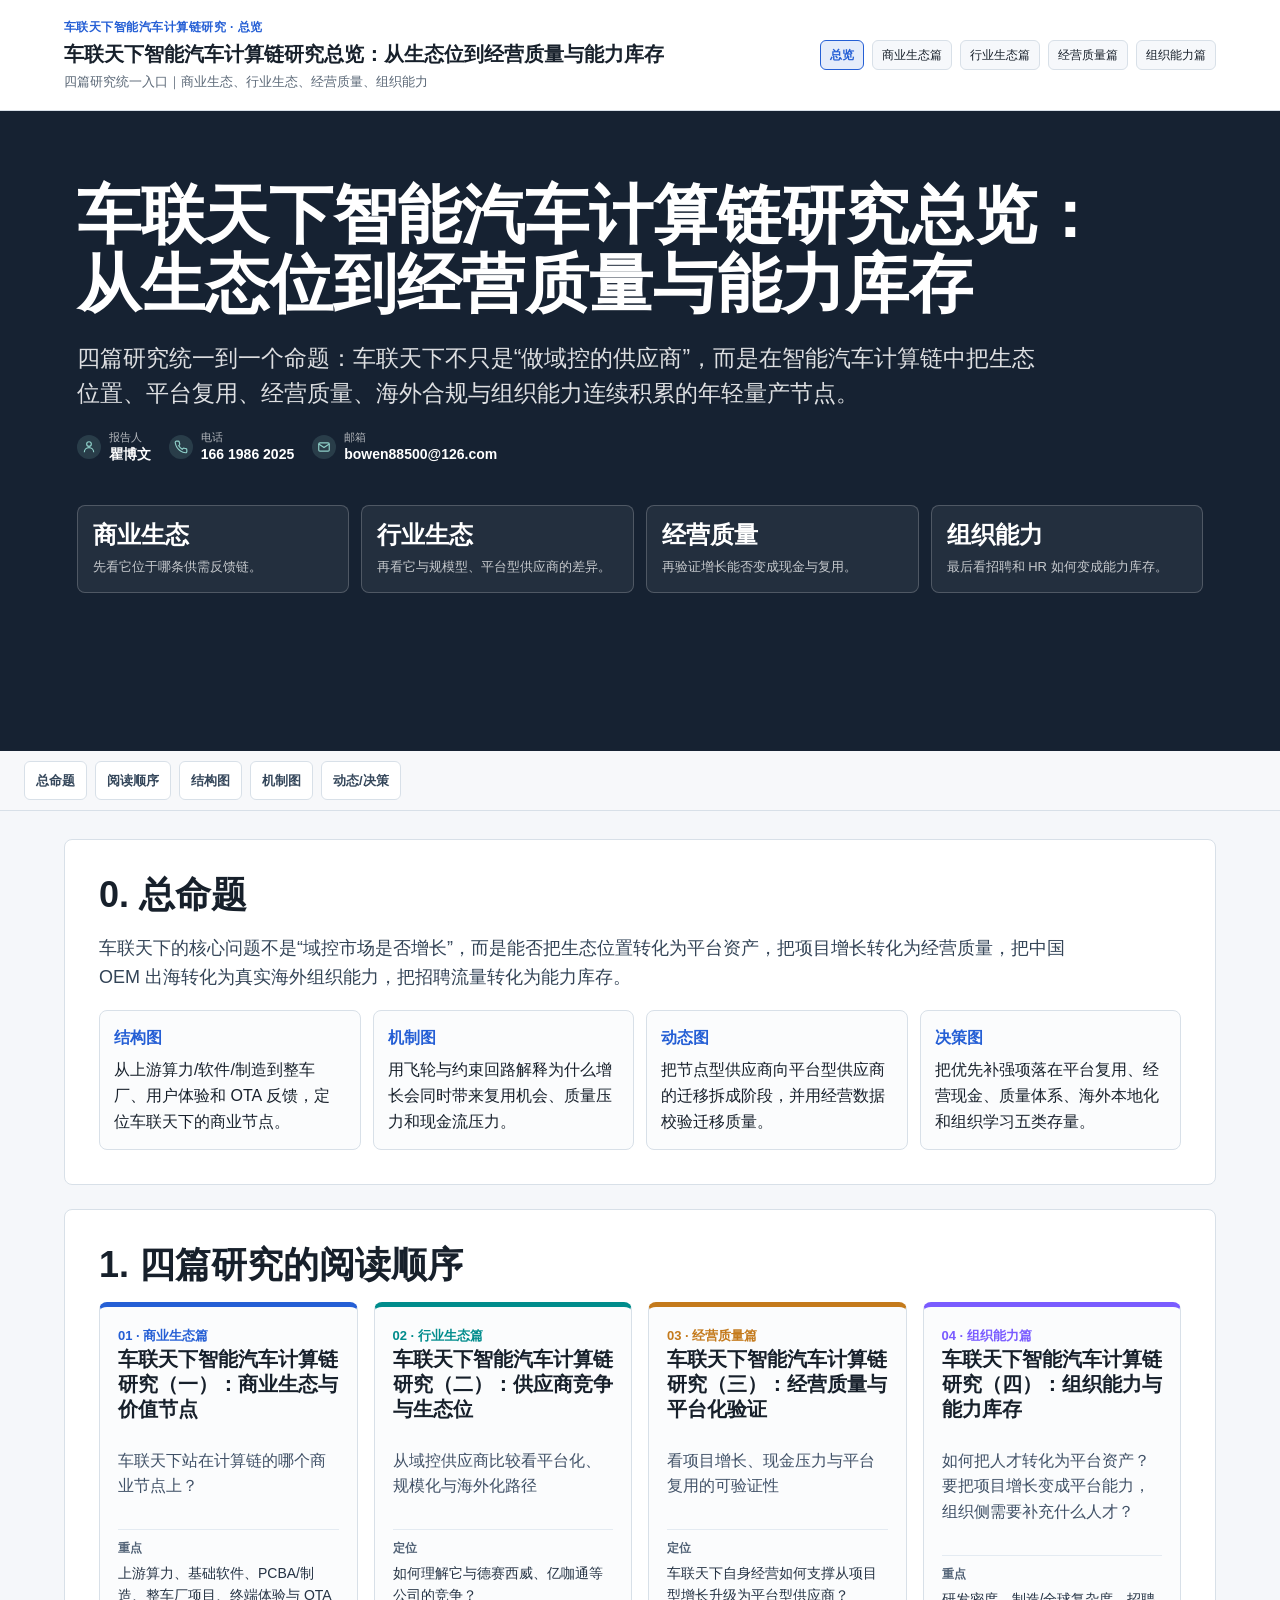
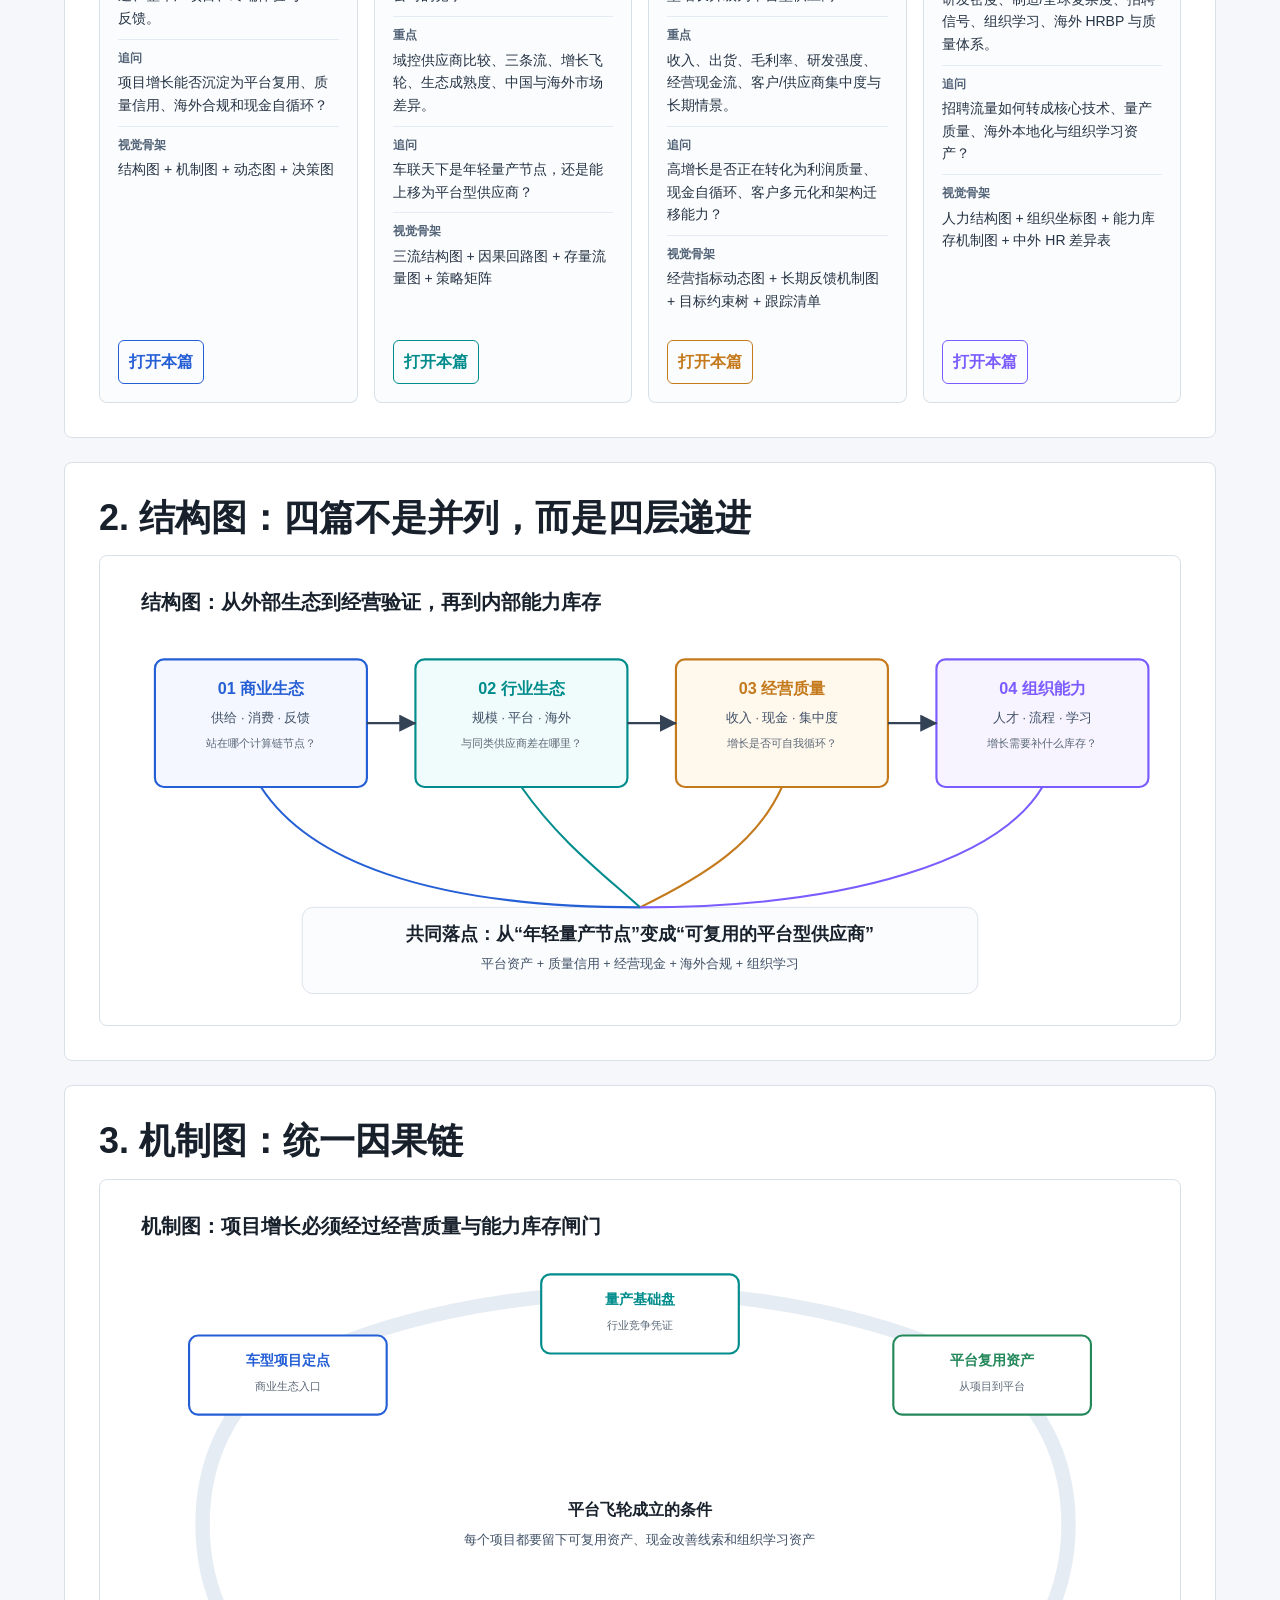
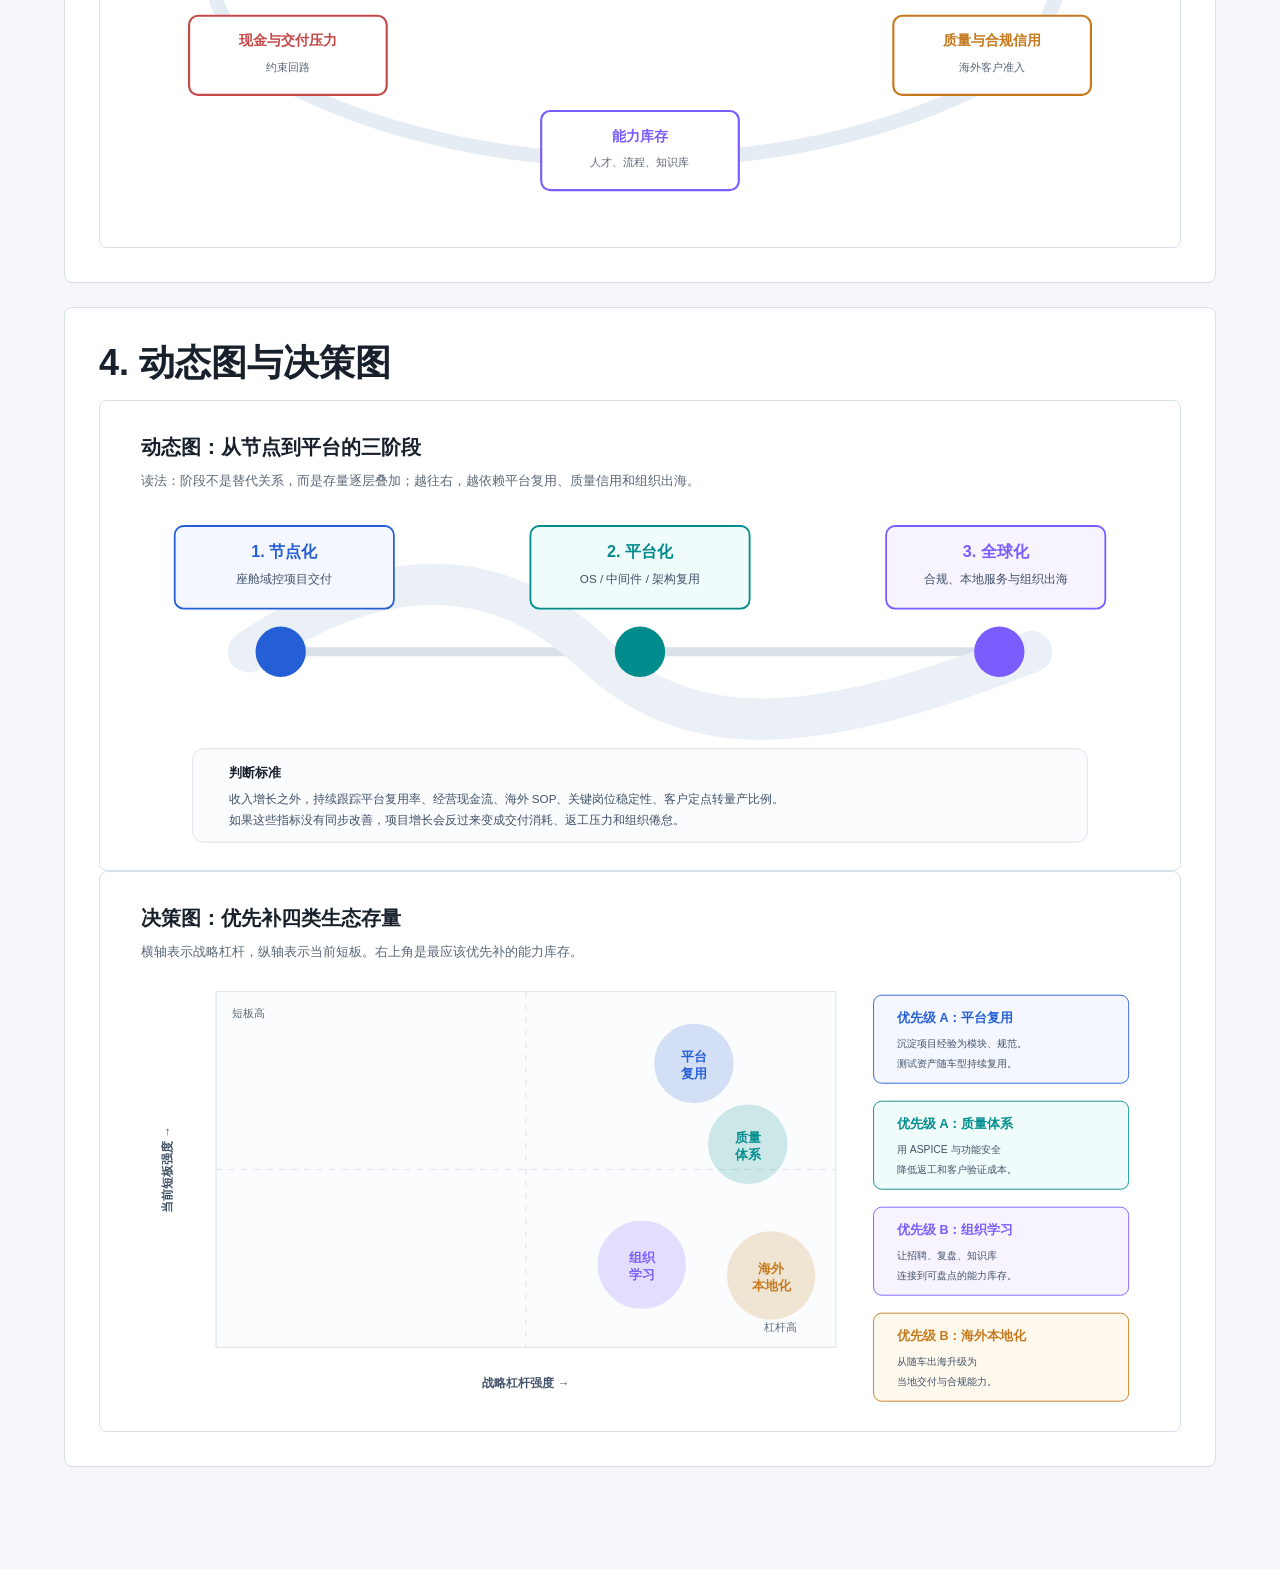
<file: autolink-integrated-series/index.html>
<!doctype html>
<html lang="zh-CN">
<head>
  <meta charset="utf-8" />
  <meta name="viewport" content="width=device-width, initial-scale=1" />
  <meta http-equiv="refresh" content="0; url=reports/2026-05-16/autolink_integrated_series/autolink_integrated_series.html" />
  <title>车联天下智能汽车计算链研究</title>
  <link rel="canonical" href="reports/2026-05-16/autolink_integrated_series/autolink_integrated_series.html" />
  <style>
    body {
      margin: 0;
      min-height: 100vh;
      display: grid;
      place-items: center;
      background: #f4f7fb;
      color: #1d2733;
      font-family: -apple-system, BlinkMacSystemFont, "Segoe UI", "PingFang SC", "Hiragino Sans GB", "Microsoft YaHei", sans-serif;
    }
    a {
      color: #2458d3;
      font-weight: 700;
      text-decoration: none;
    }
  </style>
</head>
<body>
  <main>
    <a href="reports/2026-05-16/autolink_integrated_series/autolink_integrated_series.html">打开车联天下智能汽车计算链研究</a>
  </main>
</body>
</html>
</file>
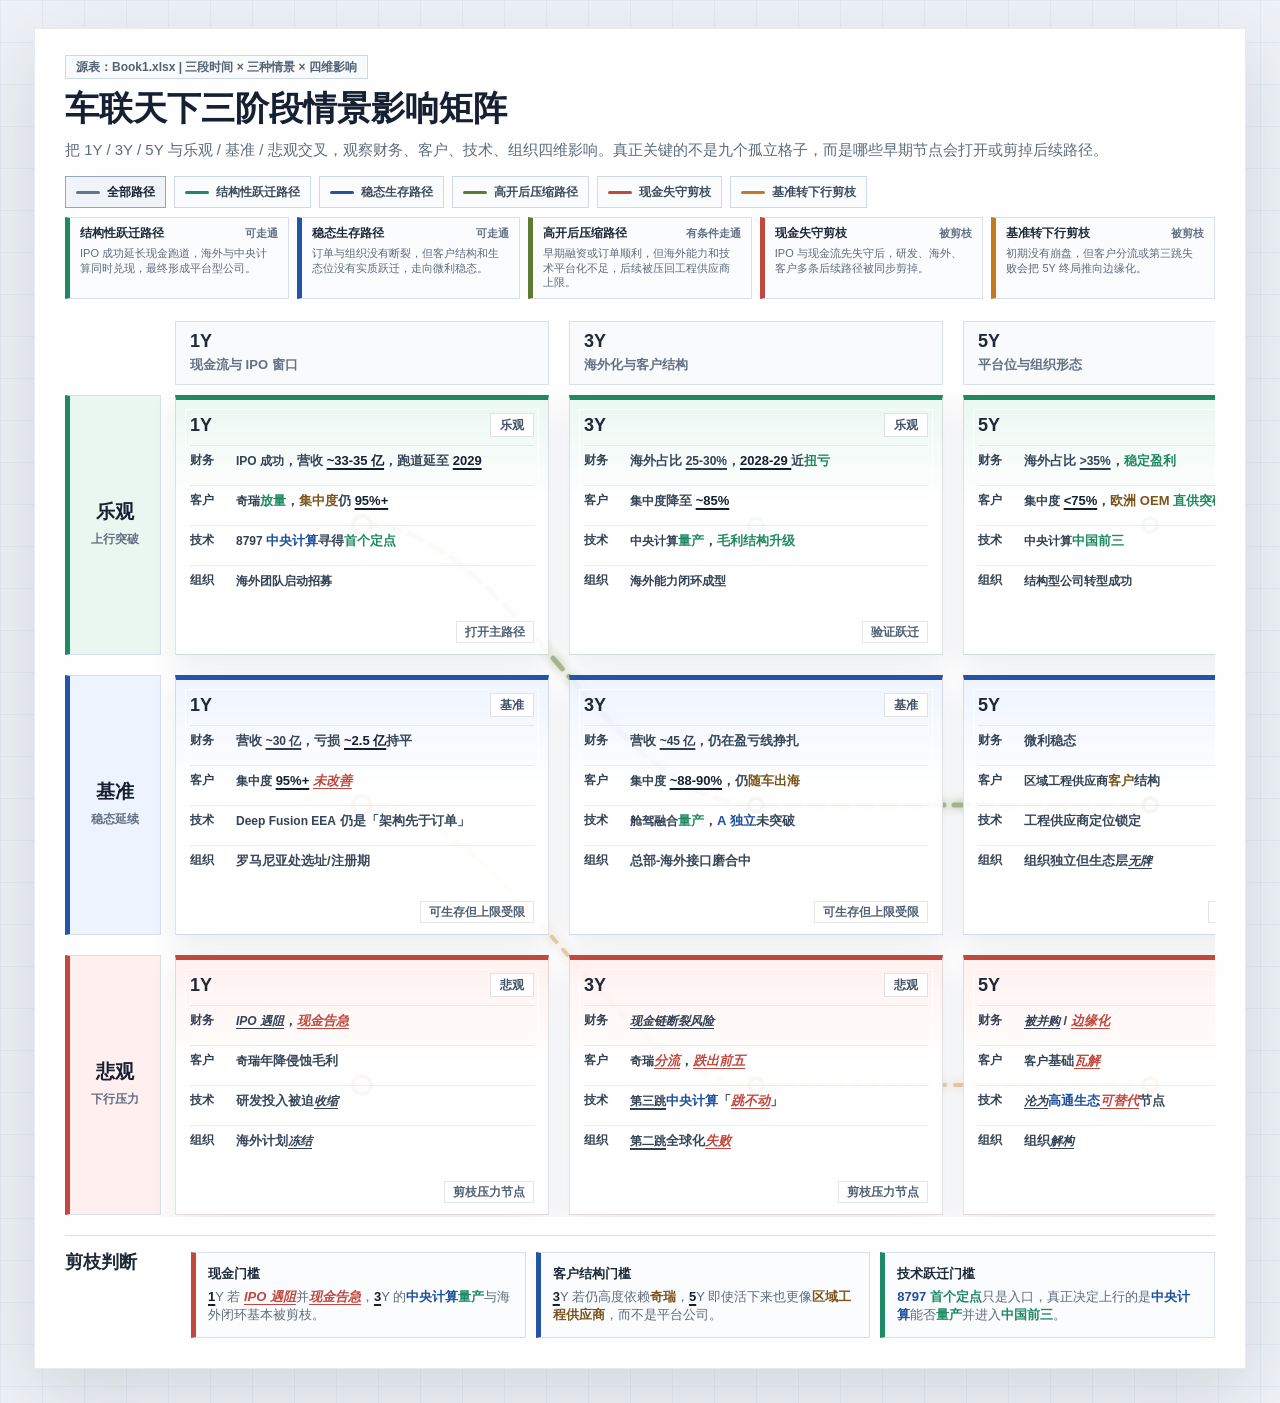
<file: autolink-scenario-path-matrix/index.html>
<!doctype html>
<html lang="zh-CN">
  <head>
    <meta charset="utf-8" />
    <meta name="viewport" content="width=device-width, initial-scale=1" />
    <title>车联天下三阶段情景影响矩阵</title>
    <link rel="stylesheet" href="assets/styles.css" />
  </head>
  <body>
    <main class="page">
      <div data-scenario-matrix></div>
    </main>
    <script>
      window.SCENARIO_MATRIX_CONFIG = {
  "title": "车联天下三阶段情景影响矩阵",
  "subtitle": "把 1Y / 3Y / 5Y 与乐观 / 基准 / 悲观交叉，观察财务、客户、技术、组织四维影响。真正关键的不是九个孤立格子，而是哪些早期节点会打开或剪掉后续路径。",
  "sourceNote": "源表：Book1.xlsx | 三段时间 × 三种情景 × 四维影响",
  "dimensions": [
    "财务",
    "客户",
    "技术",
    "组织"
  ],
  "horizons": [
    {
      "key": "1Y",
      "label": "1Y",
      "description": "现金流与 IPO 窗口"
    },
    {
      "key": "3Y",
      "label": "3Y",
      "description": "海外化与客户结构"
    },
    {
      "key": "5Y",
      "label": "5Y",
      "description": "平台位与组织形态"
    }
  ],
  "stances": [
    {
      "key": "乐观",
      "label": "乐观",
      "tone": "upside",
      "description": "上行突破"
    },
    {
      "key": "基准",
      "label": "基准",
      "tone": "base",
      "description": "稳态延续"
    },
    {
      "key": "悲观",
      "label": "悲观",
      "tone": "downside",
      "description": "下行压力"
    }
  ],
  "records": [
    {
      "horizon": "1Y",
      "stance": "乐观",
      "role": "打开主路径",
      "impacts": {
        "财务": "IPO 成功，营收 ~33-35 亿，跑道延至 2029",
        "客户": "奇瑞放量，集中度仍 95%+",
        "技术": "8797 中央计算寻得首个定点",
        "组织": "海外团队启动招募"
      }
    },
    {
      "horizon": "3Y",
      "stance": "乐观",
      "role": "验证跃迁",
      "impacts": {
        "财务": "海外占比 25-30%，2028-29 近扭亏",
        "客户": "集中度降至 ~85%",
        "技术": "中央计算量产，毛利结构升级",
        "组织": "海外能力闭环成型"
      }
    },
    {
      "horizon": "5Y",
      "stance": "乐观",
      "role": "平台终局",
      "impacts": {
        "财务": "海外占比 >35%，稳定盈利",
        "客户": "集中度 <75%，欧洲 OEM 直供突破",
        "技术": "中央计算中国前三",
        "组织": "结构型公司转型成功"
      }
    },
    {
      "horizon": "1Y",
      "stance": "基准",
      "role": "可生存但上限受限",
      "impacts": {
        "财务": "营收 ~30 亿，亏损 ~2.5 亿持平",
        "客户": "集中度 95%+ 未改善",
        "技术": "Deep Fusion EEA 仍是「架构先于订单」",
        "组织": "罗马尼亚处选址/注册期"
      }
    },
    {
      "horizon": "3Y",
      "stance": "基准",
      "role": "可生存但上限受限",
      "impacts": {
        "财务": "营收 ~45 亿，仍在盈亏线挣扎",
        "客户": "集中度 ~88-90%，仍随车出海",
        "技术": "舱驾融合量产，A 独立未突破",
        "组织": "总部-海外接口磨合中"
      }
    },
    {
      "horizon": "5Y",
      "stance": "基准",
      "role": "可生存但上限受限",
      "impacts": {
        "财务": "微利稳态",
        "客户": "区域工程供应商客户结构",
        "技术": "工程供应商定位锁定",
        "组织": "组织独立但生态层无牌"
      }
    },
    {
      "horizon": "1Y",
      "stance": "悲观",
      "role": "剪枝压力节点",
      "impacts": {
        "财务": "IPO 遇阻，现金告急",
        "客户": "奇瑞年降侵蚀毛利",
        "技术": "研发投入被迫收缩",
        "组织": "海外计划冻结"
      }
    },
    {
      "horizon": "3Y",
      "stance": "悲观",
      "role": "剪枝压力节点",
      "impacts": {
        "财务": "现金链断裂风险",
        "客户": "奇瑞分流，跌出前五",
        "技术": "第三跳中央计算「跳不动」",
        "组织": "第二跳全球化失败"
      }
    },
    {
      "horizon": "5Y",
      "stance": "悲观",
      "role": "剪枝压力节点",
      "impacts": {
        "财务": "被并购 / 边缘化",
        "客户": "客户基础瓦解",
        "技术": "沦为高通生态可替代节点",
        "组织": "组织解构"
      }
    }
  ],
  "paths": [
    {
      "id": "breakthrough",
      "label": "结构性跃迁路径",
      "tone": "upside",
      "viability": "viable",
      "nodes": [
        "1Y|乐观",
        "3Y|乐观",
        "5Y|乐观"
      ],
      "thesis": "IPO 成功延长现金跑道，海外与中央计算同时兑现，最终形成平台型公司。"
    },
    {
      "id": "survive",
      "label": "稳态生存路径",
      "tone": "base",
      "viability": "viable",
      "nodes": [
        "1Y|基准",
        "3Y|基准",
        "5Y|基准"
      ],
      "thesis": "订单与组织没有断裂，但客户结构和生态位没有实质跃迁，走向微利稳态。"
    },
    {
      "id": "compression",
      "label": "高开后压缩路径",
      "tone": "mixed",
      "viability": "conditional",
      "nodes": [
        "1Y|乐观",
        "3Y|基准",
        "5Y|基准"
      ],
      "thesis": "早期融资或订单顺利，但海外能力和技术平台化不足，后续被压回工程供应商上限。"
    },
    {
      "id": "cash-cut",
      "label": "现金失守剪枝",
      "tone": "downside",
      "viability": "pruned",
      "nodes": [
        "1Y|悲观",
        "3Y|悲观",
        "5Y|悲观"
      ],
      "thesis": "IPO 与现金流先失守后，研发、海外、客户多条后续路径被同步剪掉。"
    },
    {
      "id": "base-fall",
      "label": "基准转下行剪枝",
      "tone": "warning",
      "viability": "pruned",
      "nodes": [
        "1Y|基准",
        "3Y|悲观",
        "5Y|悲观"
      ],
      "thesis": "初期没有崩盘，但客户分流或第三跳失败会把 5Y 终局推向边缘化。"
    }
  ],
  "pruningNotes": [
    {
      "title": "现金门槛",
      "text": "1Y 若 IPO 遇阻并现金告急，3Y 的中央计算量产与海外闭环基本被剪枝。",
      "tone": "downside"
    },
    {
      "title": "客户结构门槛",
      "text": "3Y 若仍高度依赖奇瑞，5Y 即使活下来也更像区域工程供应商，而不是平台公司。",
      "tone": "base"
    },
    {
      "title": "技术跃迁门槛",
      "text": "8797 首个定点只是入口，真正决定上行的是中央计算能否量产并进入中国前三。",
      "tone": "upside"
    }
  ]
};
    </script>
    <script src="assets/scenario_matrix.bundle.js"></script>
  </body>
</html>
</file>
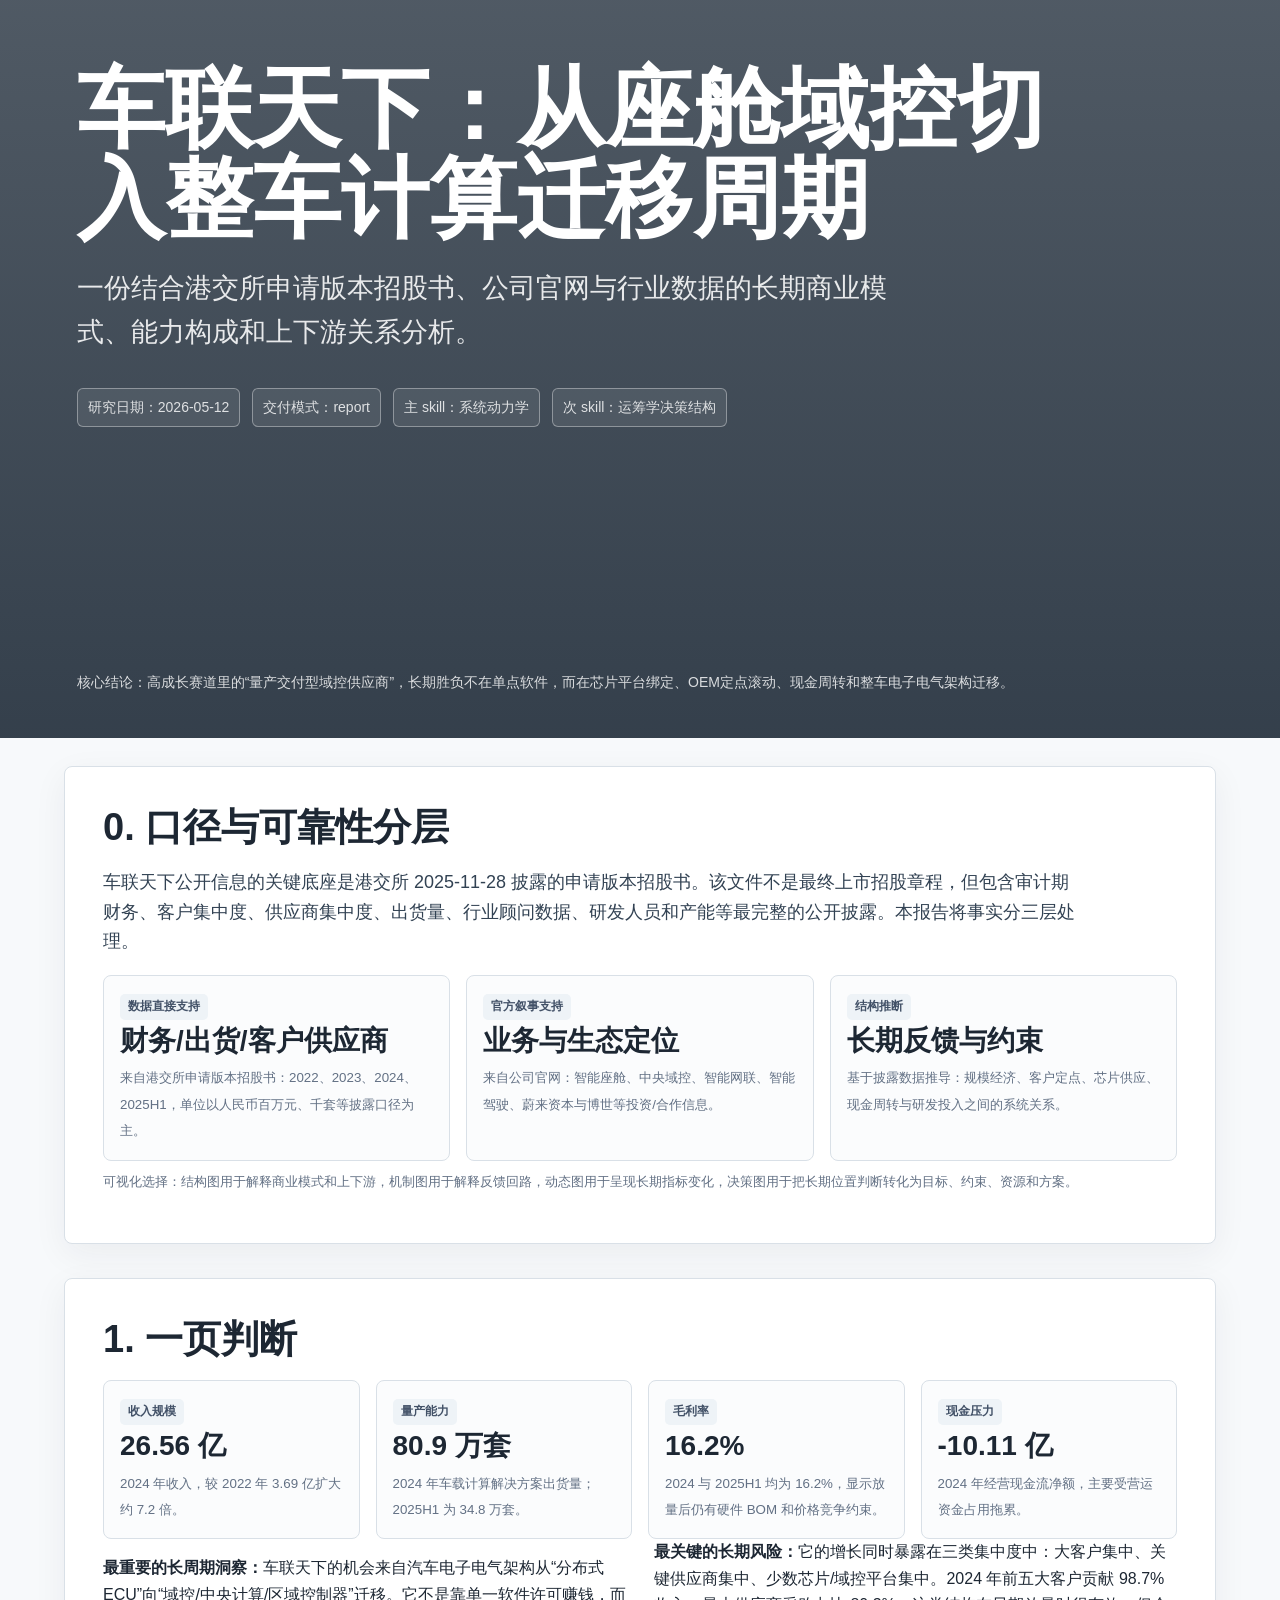
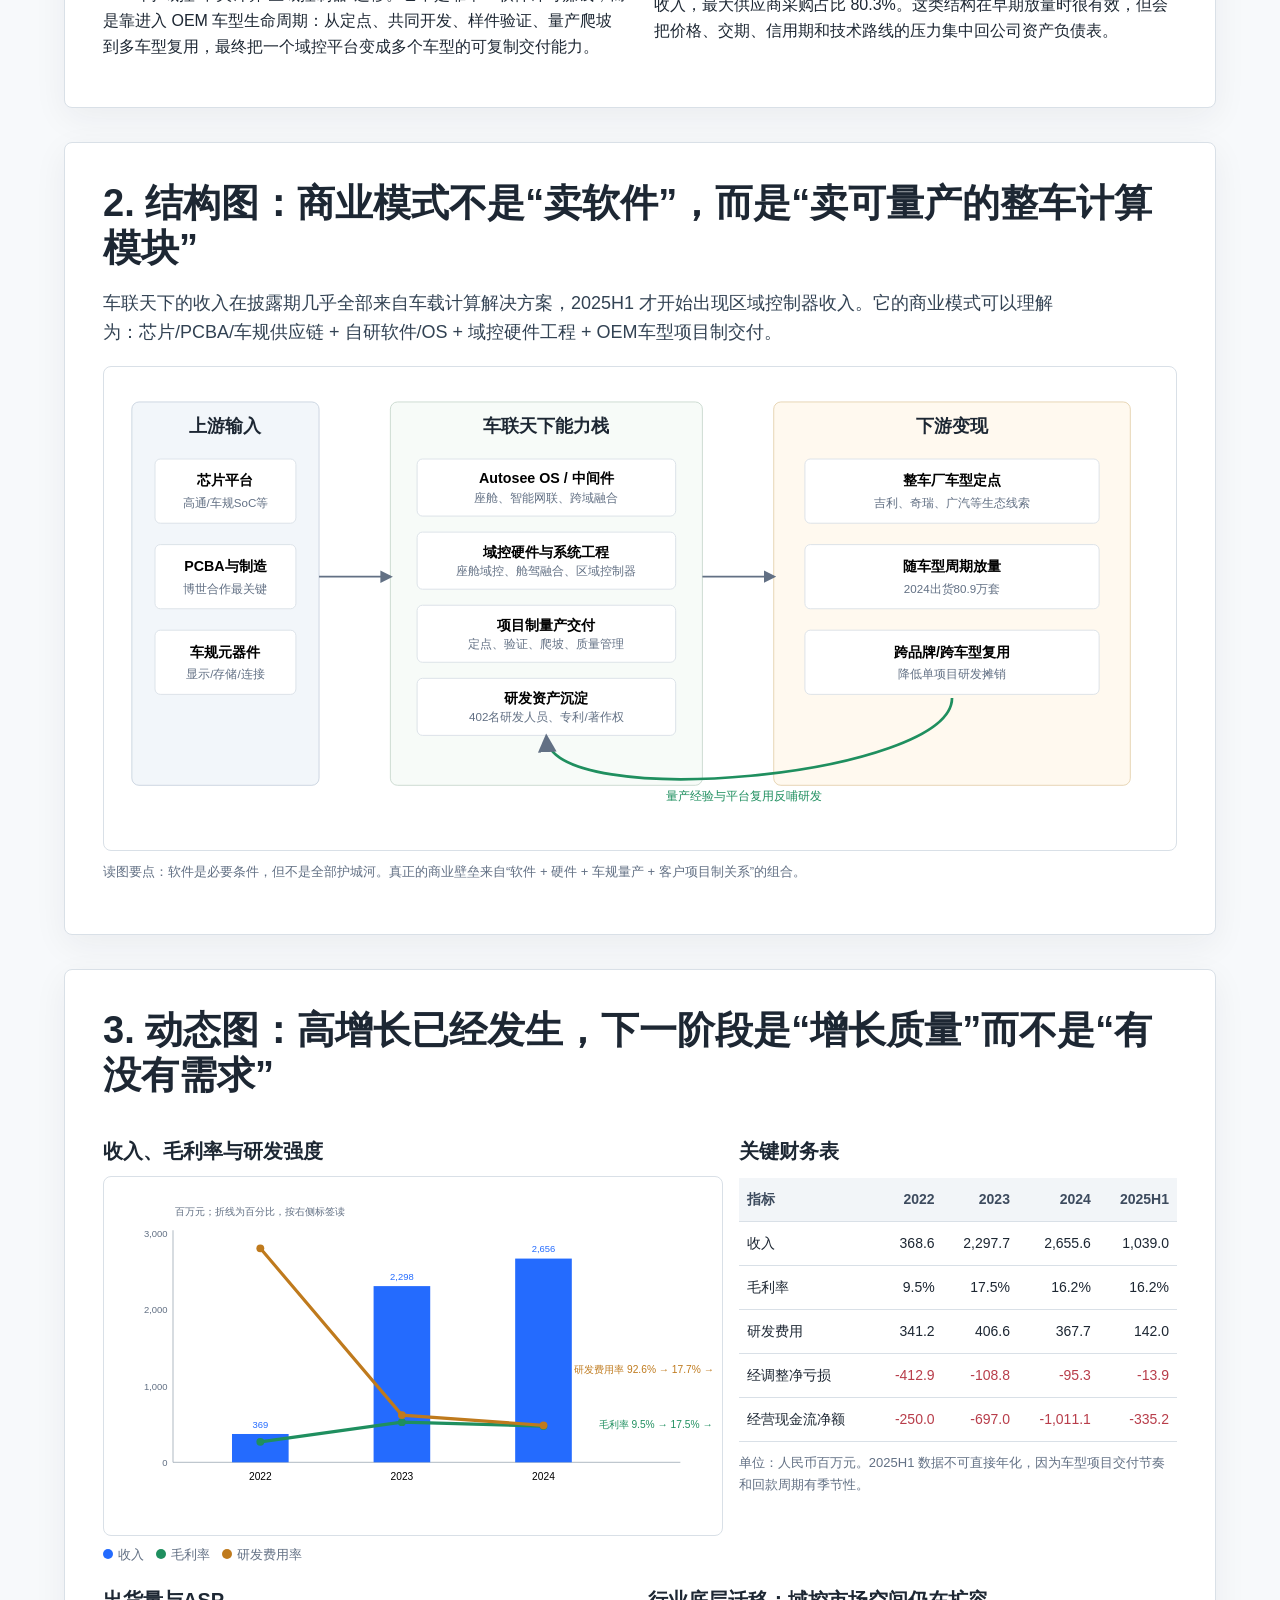
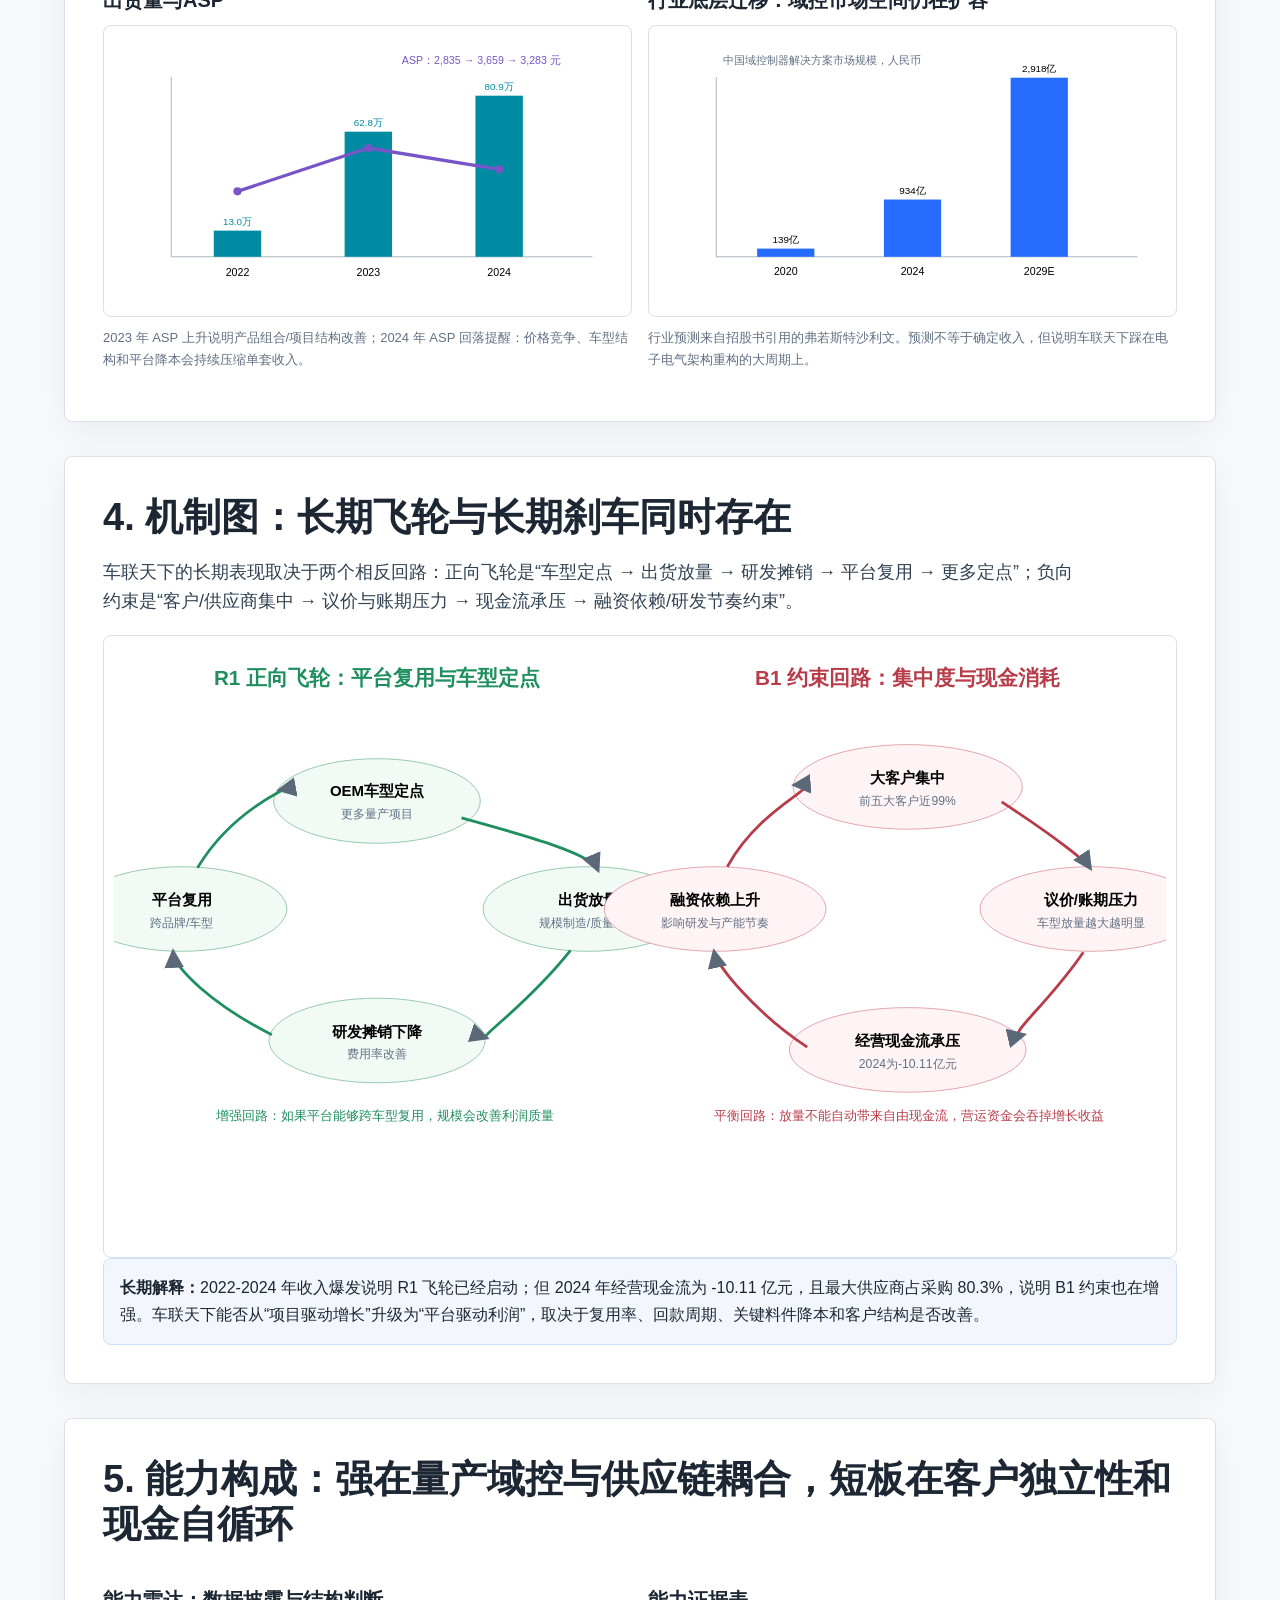
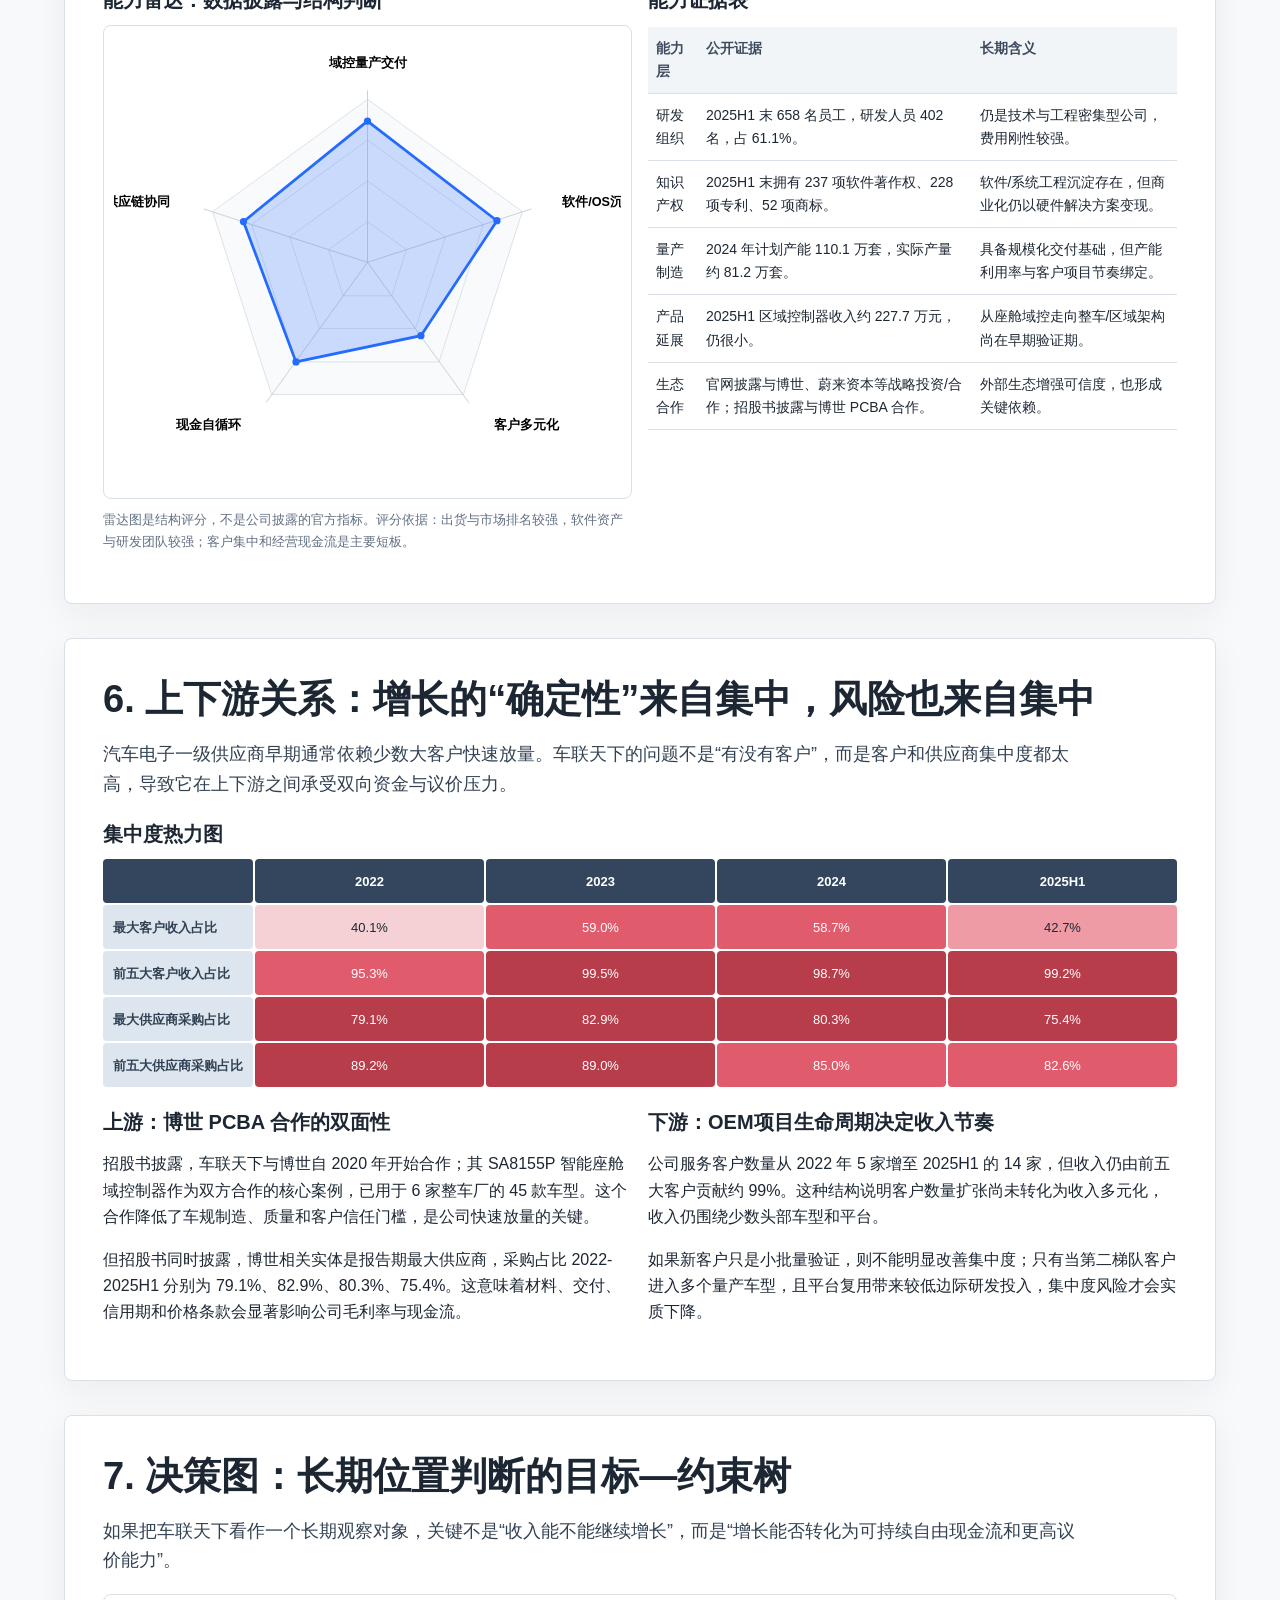
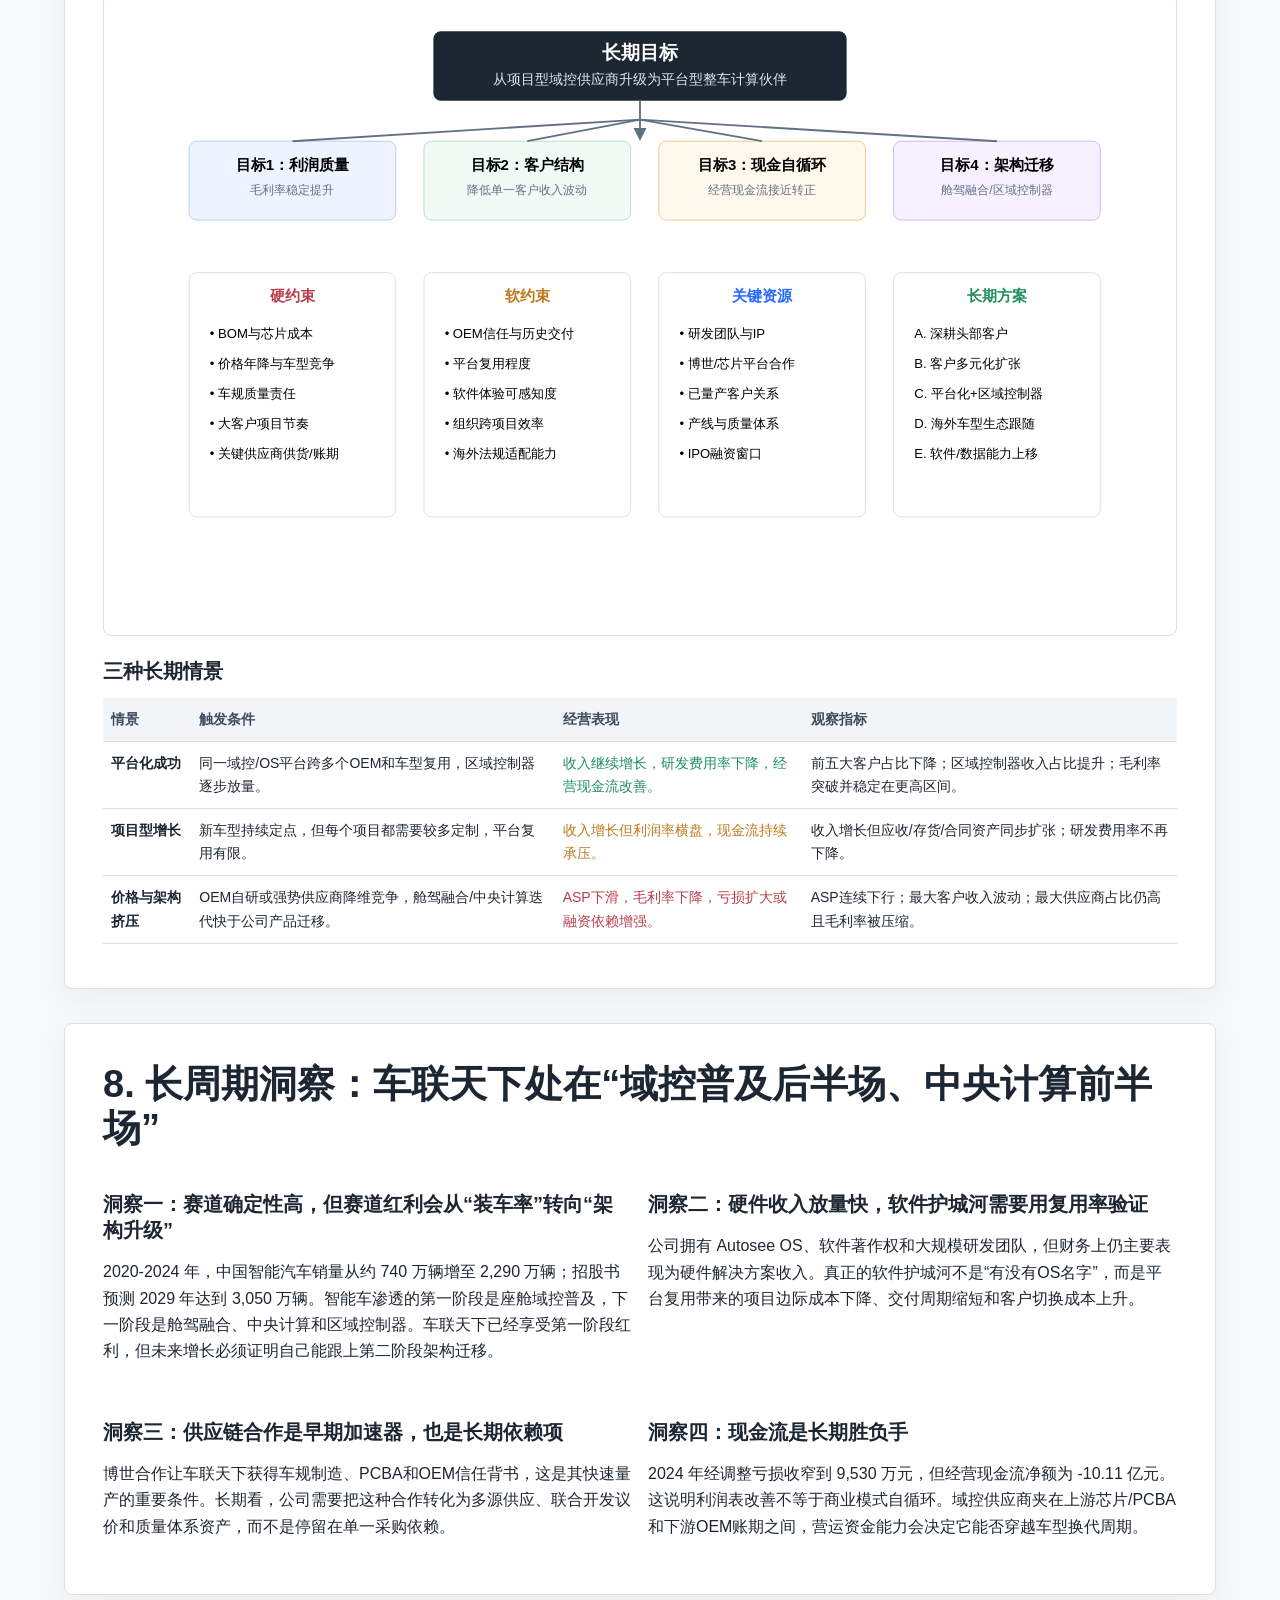
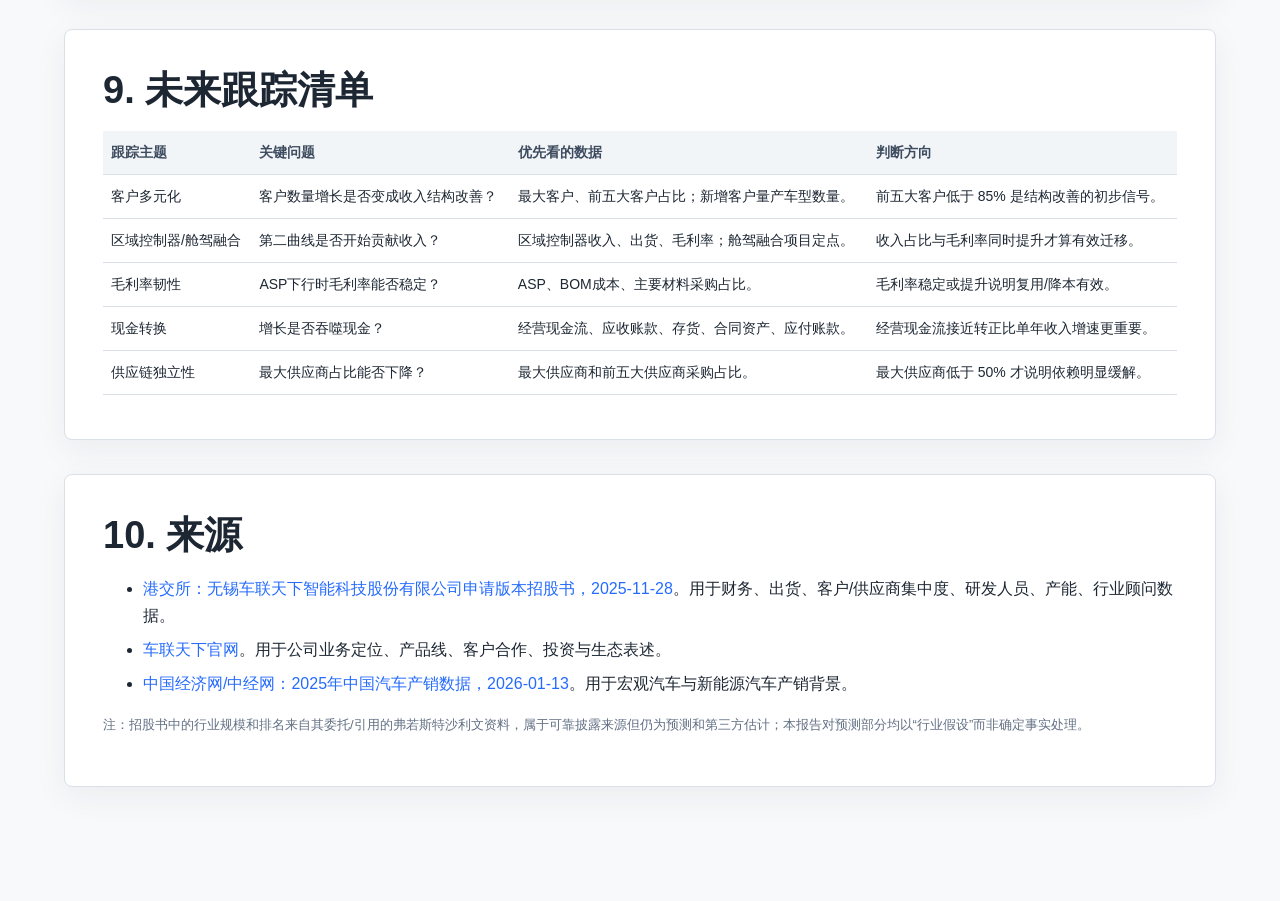
<file: long-cycle-analysis/index.html>
<!doctype html>
<html lang="zh-CN">
<head>
  <meta charset="utf-8" />
  <meta name="viewport" content="width=device-width, initial-scale=1" />
  <title>车联天下长期洞察报告</title>
  <style>
    :root {
      --ink: #1d2733;
      --muted: #627084;
      --line: #d9e0e7;
      --paper: #f7f9fb;
      --white: #ffffff;
      --blue: #246bfe;
      --green: #1f8f5f;
      --amber: #bf7a1d;
      --red: #b83d4a;
      --purple: #7755c7;
      --cyan: #008ba3;
    }
    * { box-sizing: border-box; }
    body {
      margin: 0;
      color: var(--ink);
      background: var(--paper);
      font-family: -apple-system, BlinkMacSystemFont, "Segoe UI", "PingFang SC", "Hiragino Sans GB", "Microsoft YaHei", sans-serif;
      line-height: 1.65;
    }
    a { color: var(--blue); text-decoration: none; }
    a:hover { text-decoration: underline; }
    .hero {
      min-height: 82vh;
      padding: 64px max(28px, 6vw) 44px;
      color: white;
      background:
        linear-gradient(rgba(15, 28, 42, .72), rgba(15, 28, 42, .84)),
        url("https://www.auto-link.com.cn/storage/uploads/images/20241018/6711fb618fbce.jpg") center/cover no-repeat;
      display: flex;
      flex-direction: column;
      justify-content: space-between;
    }
    .hero h1 {
      margin: 0;
      max-width: 980px;
      font-size: clamp(42px, 7vw, 88px);
      line-height: 1.02;
      letter-spacing: 0;
      font-weight: 760;
    }
    .hero p {
      max-width: 860px;
      font-size: clamp(18px, 2.1vw, 27px);
      color: rgba(255,255,255,.88);
      margin: 22px 0 0;
    }
    .hero-meta {
      display: flex;
      flex-wrap: wrap;
      gap: 12px;
      margin-top: 34px;
      color: rgba(255,255,255,.82);
      font-size: 14px;
    }
    .pill {
      border: 1px solid rgba(255,255,255,.36);
      padding: 7px 10px;
      border-radius: 6px;
      background: rgba(255,255,255,.08);
    }
    main { padding: 28px max(24px, 5vw) 80px; }
    section {
      max-width: 1240px;
      margin: 0 auto 34px;
      background: var(--white);
      border: 1px solid var(--line);
      border-radius: 8px;
      padding: clamp(22px, 3vw, 38px);
      box-shadow: 0 10px 34px rgba(28, 39, 51, .06);
    }
    .plain {
      background: transparent;
      border: 0;
      box-shadow: none;
      padding-top: 10px;
      padding-bottom: 10px;
    }
    h2 {
      margin: 0 0 18px;
      font-size: clamp(24px, 3vw, 38px);
      line-height: 1.18;
      letter-spacing: 0;
    }
    h3 {
      margin: 22px 0 12px;
      font-size: 20px;
      line-height: 1.3;
      letter-spacing: 0;
    }
    .lead {
      font-size: 18px;
      color: #324253;
      max-width: 980px;
    }
    .grid {
      display: grid;
      grid-template-columns: repeat(12, 1fr);
      gap: 16px;
    }
    .span-3 { grid-column: span 3; }
    .span-4 { grid-column: span 4; }
    .span-5 { grid-column: span 5; }
    .span-6 { grid-column: span 6; }
    .span-7 { grid-column: span 7; }
    .span-8 { grid-column: span 8; }
    .span-12 { grid-column: span 12; }
    .metric {
      border: 1px solid var(--line);
      border-radius: 8px;
      padding: 16px;
      background: #fbfcfd;
      min-height: 142px;
    }
    .metric strong {
      display: block;
      font-size: 28px;
      line-height: 1.1;
      margin: 6px 0 8px;
      color: var(--ink);
    }
    .metric small { color: var(--muted); }
    .tag {
      display: inline-block;
      padding: 3px 8px;
      border-radius: 5px;
      background: #eef3f7;
      color: #425167;
      font-size: 12px;
      font-weight: 650;
    }
    .note {
      color: var(--muted);
      font-size: 13px;
      margin-top: 10px;
    }
    table {
      width: 100%;
      border-collapse: collapse;
      margin: 14px 0 6px;
      font-size: 14px;
    }
    th, td {
      border-bottom: 1px solid var(--line);
      padding: 10px 8px;
      text-align: left;
      vertical-align: top;
    }
    th {
      color: #3d4b5e;
      background: #f2f5f8;
      font-weight: 720;
    }
    .right { text-align: right; }
    .bad { color: var(--red); }
    .good { color: var(--green); }
    .warn { color: var(--amber); }
    .svgbox {
      width: 100%;
      overflow-x: auto;
      border: 1px solid var(--line);
      border-radius: 8px;
      background: #fff;
      padding: 10px;
    }
    svg {
      max-width: 100%;
      height: auto;
      display: block;
      font-family: inherit;
    }
    .legend {
      display: flex;
      flex-wrap: wrap;
      gap: 12px;
      align-items: center;
      margin-top: 8px;
      color: var(--muted);
      font-size: 13px;
    }
    .dot {
      width: 10px;
      height: 10px;
      border-radius: 50%;
      display: inline-block;
      margin-right: 5px;
    }
    .two-col {
      columns: 2 360px;
      column-gap: 28px;
    }
    .quote {
      border-left: 4px solid var(--blue);
      padding: 8px 0 8px 14px;
      color: #33465d;
      background: #f4f7fb;
      margin: 12px 0;
    }
    .heat {
      display: grid;
      grid-template-columns: 150px repeat(4, 1fr);
      gap: 2px;
      font-size: 13px;
      margin-top: 12px;
    }
    .heat div {
      padding: 10px;
      min-height: 44px;
      border-radius: 4px;
      background: #eef3f7;
      display: flex;
      align-items: center;
      justify-content: center;
      text-align: center;
    }
    .heat .head { background: #33465d; color: white; font-weight: 700; }
    .heat .label { justify-content: flex-start; color: #314255; font-weight: 700; background: #dde6ef; }
    .h1 { background: #f5d1d5 !important; }
    .h2 { background: #ef9ba5 !important; }
    .h3 { background: #e05c6d !important; color: white; }
    .h4 { background: #b83d4a !important; color: white; }
    .callout {
      border: 1px solid #cfe0f5;
      background: #f3f7fd;
      border-radius: 8px;
      padding: 16px;
    }
    .source-list li { margin-bottom: 8px; }
    @media (max-width: 900px) {
      .span-3, .span-4, .span-5, .span-6, .span-7, .span-8 { grid-column: span 12; }
      .heat { grid-template-columns: 120px repeat(4, minmax(90px, 1fr)); overflow-x: auto; }
      section { padding: 22px 16px; }
    }
    @media print {
      body { background: white; }
      .hero { min-height: auto; page-break-after: always; }
      section { box-shadow: none; break-inside: avoid; }
      a { color: inherit; }
    }
  </style>
</head>
<body>
  <header class="hero">
    <div>
      <h1>车联天下：从座舱域控切入整车计算迁移周期</h1>
      <p>一份结合港交所申请版本招股书、公司官网与行业数据的长期商业模式、能力构成和上下游关系分析。</p>
      <div class="hero-meta">
        <span class="pill">研究日期：2026-05-12</span>
        <span class="pill">交付模式：report</span>
        <span class="pill">主 skill：系统动力学</span>
        <span class="pill">次 skill：运筹学决策结构</span>
      </div>
    </div>
    <div class="hero-meta">
      <span>核心结论：高成长赛道里的“量产交付型域控供应商”，长期胜负不在单点软件，而在芯片平台绑定、OEM定点滚动、现金周转和整车电子电气架构迁移。</span>
    </div>
  </header>

  <main>
    <section>
      <h2>0. 口径与可靠性分层</h2>
      <p class="lead">车联天下公开信息的关键底座是港交所 2025-11-28 披露的申请版本招股书。该文件不是最终上市招股章程，但包含审计期财务、客户集中度、供应商集中度、出货量、行业顾问数据、研发人员和产能等最完整的公开披露。本报告将事实分三层处理。</p>
      <div class="grid">
        <div class="metric span-4">
          <span class="tag">数据直接支持</span>
          <strong>财务/出货/客户供应商</strong>
          <small>来自港交所申请版本招股书：2022、2023、2024、2025H1，单位以人民币百万元、千套等披露口径为主。</small>
        </div>
        <div class="metric span-4">
          <span class="tag">官方叙事支持</span>
          <strong>业务与生态定位</strong>
          <small>来自公司官网：智能座舱、中央域控、智能网联、智能驾驶、蔚来资本与博世等投资/合作信息。</small>
        </div>
        <div class="metric span-4">
          <span class="tag">结构推断</span>
          <strong>长期反馈与约束</strong>
          <small>基于披露数据推导：规模经济、客户定点、芯片供应、现金周转与研发投入之间的系统关系。</small>
        </div>
      </div>
      <p class="note">可视化选择：结构图用于解释商业模式和上下游，机制图用于解释反馈回路，动态图用于呈现长期指标变化，决策图用于把长期位置判断转化为目标、约束、资源和方案。</p>
    </section>

    <section>
      <h2>1. 一页判断</h2>
      <div class="grid">
        <div class="metric span-3">
          <span class="tag">收入规模</span>
          <strong>26.56 亿</strong>
          <small>2024 年收入，较 2022 年 3.69 亿扩大约 7.2 倍。</small>
        </div>
        <div class="metric span-3">
          <span class="tag">量产能力</span>
          <strong>80.9 万套</strong>
          <small>2024 年车载计算解决方案出货量；2025H1 为 34.8 万套。</small>
        </div>
        <div class="metric span-3">
          <span class="tag">毛利率</span>
          <strong>16.2%</strong>
          <small>2024 与 2025H1 均为 16.2%，显示放量后仍有硬件 BOM 和价格竞争约束。</small>
        </div>
        <div class="metric span-3">
          <span class="tag">现金压力</span>
          <strong>-10.11 亿</strong>
          <small>2024 年经营现金流净额，主要受营运资金占用拖累。</small>
        </div>
      </div>
      <div class="two-col">
        <p><b>最重要的长周期洞察：</b>车联天下的机会来自汽车电子电气架构从“分布式 ECU”向“域控/中央计算/区域控制器”迁移。它不是靠单一软件许可赚钱，而是靠进入 OEM 车型生命周期：从定点、共同开发、样件验证、量产爬坡到多车型复用，最终把一个域控平台变成多个车型的可复制交付能力。</p>
        <p><b>最关键的长期风险：</b>它的增长同时暴露在三类集中度中：大客户集中、关键供应商集中、少数芯片/域控平台集中。2024 年前五大客户贡献 98.7% 收入，最大供应商采购占比 80.3%。这类结构在早期放量时很有效，但会把价格、交期、信用期和技术路线的压力集中回公司资产负债表。</p>
      </div>
    </section>

    <section>
      <h2>2. 结构图：商业模式不是“卖软件”，而是“卖可量产的整车计算模块”</h2>
      <p class="lead">车联天下的收入在披露期几乎全部来自车载计算解决方案，2025H1 才开始出现区域控制器收入。它的商业模式可以理解为：芯片/PCBA/车规供应链 + 自研软件/OS + 域控硬件工程 + OEM车型项目制交付。</p>
      <div class="svgbox">
        <svg viewBox="0 0 1180 520" role="img" aria-label="车联天下商业模式结构图">
          <defs>
            <marker id="arrow" viewBox="0 0 10 10" refX="8" refY="5" markerWidth="7" markerHeight="7" orient="auto-start-reverse">
              <path d="M 0 0 L 10 5 L 0 10 z" fill="#627084"></path>
            </marker>
          </defs>
          <rect x="20" y="28" width="210" height="430" rx="8" fill="#f2f6fa" stroke="#c8d3df"/>
          <text x="125" y="62" text-anchor="middle" font-size="20" font-weight="700" fill="#1d2733">上游输入</text>
          <rect x="46" y="92" width="158" height="72" rx="6" fill="#fff" stroke="#d9e0e7"/>
          <text x="125" y="121" text-anchor="middle" font-size="16" font-weight="700">芯片平台</text>
          <text x="125" y="146" text-anchor="middle" font-size="13" fill="#627084">高通/车规SoC等</text>
          <rect x="46" y="188" width="158" height="72" rx="6" fill="#fff" stroke="#d9e0e7"/>
          <text x="125" y="218" text-anchor="middle" font-size="16" font-weight="700">PCBA与制造</text>
          <text x="125" y="242" text-anchor="middle" font-size="13" fill="#627084">博世合作最关键</text>
          <rect x="46" y="284" width="158" height="72" rx="6" fill="#fff" stroke="#d9e0e7"/>
          <text x="125" y="314" text-anchor="middle" font-size="16" font-weight="700">车规元器件</text>
          <text x="125" y="338" text-anchor="middle" font-size="13" fill="#627084">显示/存储/连接</text>

          <rect x="310" y="28" width="350" height="430" rx="8" fill="#f7fbf8" stroke="#c8d8ce"/>
          <text x="485" y="62" text-anchor="middle" font-size="20" font-weight="700" fill="#1d2733">车联天下能力栈</text>
          <rect x="340" y="92" width="290" height="64" rx="6" fill="#fff" stroke="#d9e0e7"/>
          <text x="485" y="119" text-anchor="middle" font-size="16" font-weight="700">Autosee OS / 中间件</text>
          <text x="485" y="140" text-anchor="middle" font-size="13" fill="#627084">座舱、智能网联、跨域融合</text>
          <rect x="340" y="174" width="290" height="64" rx="6" fill="#fff" stroke="#d9e0e7"/>
          <text x="485" y="202" text-anchor="middle" font-size="16" font-weight="700">域控硬件与系统工程</text>
          <text x="485" y="222" text-anchor="middle" font-size="13" fill="#627084">座舱域控、舱驾融合、区域控制器</text>
          <rect x="340" y="256" width="290" height="64" rx="6" fill="#fff" stroke="#d9e0e7"/>
          <text x="485" y="284" text-anchor="middle" font-size="16" font-weight="700">项目制量产交付</text>
          <text x="485" y="304" text-anchor="middle" font-size="13" fill="#627084">定点、验证、爬坡、质量管理</text>
          <rect x="340" y="338" width="290" height="64" rx="6" fill="#fff" stroke="#d9e0e7"/>
          <text x="485" y="366" text-anchor="middle" font-size="16" font-weight="700">研发资产沉淀</text>
          <text x="485" y="386" text-anchor="middle" font-size="13" fill="#627084">402名研发人员、专利/著作权</text>

          <rect x="740" y="28" width="400" height="430" rx="8" fill="#fff9ef" stroke="#e4d1ad"/>
          <text x="940" y="62" text-anchor="middle" font-size="20" font-weight="700" fill="#1d2733">下游变现</text>
          <rect x="775" y="92" width="330" height="72" rx="6" fill="#fff" stroke="#d9e0e7"/>
          <text x="940" y="121" text-anchor="middle" font-size="16" font-weight="700">整车厂车型定点</text>
          <text x="940" y="146" text-anchor="middle" font-size="13" fill="#627084">吉利、奇瑞、广汽等生态线索</text>
          <rect x="775" y="188" width="330" height="72" rx="6" fill="#fff" stroke="#d9e0e7"/>
          <text x="940" y="218" text-anchor="middle" font-size="16" font-weight="700">随车型周期放量</text>
          <text x="940" y="242" text-anchor="middle" font-size="13" fill="#627084">2024出货80.9万套</text>
          <rect x="775" y="284" width="330" height="72" rx="6" fill="#fff" stroke="#d9e0e7"/>
          <text x="940" y="314" text-anchor="middle" font-size="16" font-weight="700">跨品牌/跨车型复用</text>
          <text x="940" y="338" text-anchor="middle" font-size="13" fill="#627084">降低单项目研发摊销</text>

          <line x1="230" y1="224" x2="310" y2="224" stroke="#627084" stroke-width="2" marker-end="url(#arrow)"/>
          <line x1="660" y1="224" x2="740" y2="224" stroke="#627084" stroke-width="2" marker-end="url(#arrow)"/>
          <path d="M 940 360 C 940 448, 490 490, 485 404" fill="none" stroke="#1f8f5f" stroke-width="3" marker-end="url(#arrow)"/>
          <text x="707" y="475" text-anchor="middle" font-size="14" fill="#1f8f5f">量产经验与平台复用反哺研发</text>
        </svg>
      </div>
      <p class="note">读图要点：软件是必要条件，但不是全部护城河。真正的商业壁垒来自“软件 + 硬件 + 车规量产 + 客户项目制关系”的组合。</p>
    </section>

    <section>
      <h2>3. 动态图：高增长已经发生，下一阶段是“增长质量”而不是“有没有需求”</h2>
      <div class="grid">
        <div class="span-7">
          <h3>收入、毛利率与研发强度</h3>
          <div class="svgbox">
            <svg viewBox="0 0 760 430" aria-label="收入、毛利率与研发强度">
              <line x1="75" y1="350" x2="720" y2="350" stroke="#9aa6b2"/>
              <line x1="75" y1="55" x2="75" y2="350" stroke="#9aa6b2"/>
              <text x="68" y="355" text-anchor="end" font-size="12" fill="#627084">0</text>
              <text x="68" y="258" text-anchor="end" font-size="12" fill="#627084">1,000</text>
              <text x="68" y="160" text-anchor="end" font-size="12" fill="#627084">2,000</text>
              <text x="68" y="63" text-anchor="end" font-size="12" fill="#627084">3,000</text>
              <text x="78" y="35" font-size="13" fill="#627084">百万元；折线为百分比，按右侧标签读</text>
              <rect x="150" y="314" width="72" height="36" fill="#246bfe"/>
              <rect x="330" y="126" width="72" height="224" fill="#246bfe"/>
              <rect x="510" y="91" width="72" height="259" fill="#246bfe"/>
              <text x="186" y="372" text-anchor="middle" font-size="13">2022</text>
              <text x="366" y="372" text-anchor="middle" font-size="13">2023</text>
              <text x="546" y="372" text-anchor="middle" font-size="13">2024</text>
              <text x="186" y="306" text-anchor="middle" font-size="12" fill="#246bfe">369</text>
              <text x="366" y="118" text-anchor="middle" font-size="12" fill="#246bfe">2,298</text>
              <text x="546" y="83" text-anchor="middle" font-size="12" fill="#246bfe">2,656</text>
              <polyline points="186,324 366,299 546,304" fill="none" stroke="#1f8f5f" stroke-width="4"/>
              <circle cx="186" cy="324" r="5" fill="#1f8f5f"/>
              <circle cx="366" cy="299" r="5" fill="#1f8f5f"/>
              <circle cx="546" cy="304" r="5" fill="#1f8f5f"/>
              <text x="616" y="307" font-size="13" fill="#1f8f5f">毛利率 9.5% → 17.5% → 16.2%</text>
              <polyline points="186,78 366,290 546,303" fill="none" stroke="#bf7a1d" stroke-width="4"/>
              <circle cx="186" cy="78" r="5" fill="#bf7a1d"/>
              <circle cx="366" cy="290" r="5" fill="#bf7a1d"/>
              <circle cx="546" cy="303" r="5" fill="#bf7a1d"/>
              <text x="585" y="236" font-size="13" fill="#bf7a1d">研发费用率 92.6% → 17.7% → 13.8%</text>
            </svg>
          </div>
          <div class="legend">
            <span><i class="dot" style="background:var(--blue)"></i>收入</span>
            <span><i class="dot" style="background:var(--green)"></i>毛利率</span>
            <span><i class="dot" style="background:var(--amber)"></i>研发费用率</span>
          </div>
        </div>
        <div class="span-5">
          <h3>关键财务表</h3>
          <table>
            <thead>
              <tr><th>指标</th><th class="right">2022</th><th class="right">2023</th><th class="right">2024</th><th class="right">2025H1</th></tr>
            </thead>
            <tbody>
              <tr><td>收入</td><td class="right">368.6</td><td class="right">2,297.7</td><td class="right">2,655.6</td><td class="right">1,039.0</td></tr>
              <tr><td>毛利率</td><td class="right">9.5%</td><td class="right">17.5%</td><td class="right">16.2%</td><td class="right">16.2%</td></tr>
              <tr><td>研发费用</td><td class="right">341.2</td><td class="right">406.6</td><td class="right">367.7</td><td class="right">142.0</td></tr>
              <tr><td>经调整净亏损</td><td class="right bad">-412.9</td><td class="right bad">-108.8</td><td class="right bad">-95.3</td><td class="right bad">-13.9</td></tr>
              <tr><td>经营现金流净额</td><td class="right bad">-250.0</td><td class="right bad">-697.0</td><td class="right bad">-1,011.1</td><td class="right bad">-335.2</td></tr>
            </tbody>
          </table>
          <p class="note">单位：人民币百万元。2025H1 数据不可直接年化，因为车型项目交付节奏和回款周期有季节性。</p>
        </div>
      </div>
      <div class="grid">
        <div class="span-6">
          <h3>出货量与ASP</h3>
          <div class="svgbox">
            <svg viewBox="0 0 620 330" aria-label="出货量与ASP">
              <line x1="70" y1="270" x2="585" y2="270" stroke="#9aa6b2"/>
              <line x1="70" y1="50" x2="70" y2="270" stroke="#9aa6b2"/>
              <rect x="122" y="238" width="58" height="32" fill="#008ba3"/>
              <rect x="282" y="117" width="58" height="153" fill="#008ba3"/>
              <rect x="442" y="73" width="58" height="197" fill="#008ba3"/>
              <text x="151" y="293" text-anchor="middle" font-size="13">2022</text>
              <text x="311" y="293" text-anchor="middle" font-size="13">2023</text>
              <text x="471" y="293" text-anchor="middle" font-size="13">2024</text>
              <text x="151" y="231" text-anchor="middle" font-size="12" fill="#008ba3">13.0万</text>
              <text x="311" y="110" text-anchor="middle" font-size="12" fill="#008ba3">62.8万</text>
              <text x="471" y="66" text-anchor="middle" font-size="12" fill="#008ba3">80.9万</text>
              <polyline points="151,190 311,137 471,163" fill="none" stroke="#7755c7" stroke-width="4"/>
              <circle cx="151" cy="190" r="5" fill="#7755c7"/>
              <circle cx="311" cy="137" r="5" fill="#7755c7"/>
              <circle cx="471" cy="163" r="5" fill="#7755c7"/>
              <text x="352" y="34" font-size="13" fill="#7755c7">ASP：2,835 → 3,659 → 3,283 元</text>
            </svg>
          </div>
          <p class="note">2023 年 ASP 上升说明产品组合/项目结构改善；2024 年 ASP 回落提醒：价格竞争、车型结构和平台降本会持续压缩单套收入。</p>
        </div>
        <div class="span-6">
          <h3>行业底层迁移：域控市场空间仍在扩容</h3>
          <div class="svgbox">
            <svg viewBox="0 0 620 330" aria-label="中国域控制器市场规模">
              <line x1="70" y1="270" x2="585" y2="270" stroke="#9aa6b2"/>
              <line x1="70" y1="50" x2="70" y2="270" stroke="#9aa6b2"/>
              <rect x="120" y="260" width="70" height="10" fill="#246bfe"/>
              <rect x="275" y="200" width="70" height="70" fill="#246bfe"/>
              <rect x="430" y="51" width="70" height="219" fill="#246bfe"/>
              <text x="155" y="292" text-anchor="middle" font-size="13">2020</text>
              <text x="310" y="292" text-anchor="middle" font-size="13">2024</text>
              <text x="465" y="292" text-anchor="middle" font-size="13">2029E</text>
              <text x="155" y="253" text-anchor="middle" font-size="12">139亿</text>
              <text x="310" y="193" text-anchor="middle" font-size="12">934亿</text>
              <text x="465" y="44" text-anchor="middle" font-size="12">2,918亿</text>
              <text x="78" y="34" font-size="13" fill="#627084">中国域控制器解决方案市场规模，人民币</text>
            </svg>
          </div>
          <p class="note">行业预测来自招股书引用的弗若斯特沙利文。预测不等于确定收入，但说明车联天下踩在电子电气架构重构的大周期上。</p>
        </div>
      </div>
    </section>

    <section>
      <h2>4. 机制图：长期飞轮与长期刹车同时存在</h2>
      <p class="lead">车联天下的长期表现取决于两个相反回路：正向飞轮是“车型定点 → 出货放量 → 研发摊销 → 平台复用 → 更多定点”；负向约束是“客户/供应商集中 → 议价与账期压力 → 现金流承压 → 融资依赖/研发节奏约束”。</p>
      <div class="svgbox">
        <svg viewBox="0 0 1120 640" aria-label="车联天下长期反馈机制图">
          <defs>
            <marker id="arr2" viewBox="0 0 10 10" refX="8" refY="5" markerWidth="7" markerHeight="7" orient="auto">
              <path d="M 0 0 L 10 5 L 0 10 z" fill="#5a6878"></path>
            </marker>
          </defs>
          <text x="280" y="42" text-anchor="middle" font-size="22" font-weight="760" fill="#1f8f5f">R1 正向飞轮：平台复用与车型定点</text>
          <ellipse cx="280" cy="165" rx="110" ry="45" fill="#f1faf5" stroke="#93c7ab"/>
          <text x="280" y="160" text-anchor="middle" font-size="16" font-weight="700">OEM车型定点</text>
          <text x="280" y="183" text-anchor="middle" font-size="13" fill="#627084">更多量产项目</text>
          <ellipse cx="505" cy="280" rx="112" ry="45" fill="#f1faf5" stroke="#93c7ab"/>
          <text x="505" y="276" text-anchor="middle" font-size="16" font-weight="700">出货放量</text>
          <text x="505" y="299" text-anchor="middle" font-size="13" fill="#627084">规模制造/质量经验</text>
          <ellipse cx="280" cy="420" rx="115" ry="45" fill="#f1faf5" stroke="#93c7ab"/>
          <text x="280" y="416" text-anchor="middle" font-size="16" font-weight="700">研发摊销下降</text>
          <text x="280" y="439" text-anchor="middle" font-size="13" fill="#627084">费用率改善</text>
          <ellipse cx="72" cy="280" rx="112" ry="45" fill="#f1faf5" stroke="#93c7ab"/>
          <text x="72" y="276" text-anchor="middle" font-size="16" font-weight="700">平台复用</text>
          <text x="72" y="299" text-anchor="middle" font-size="13" fill="#627084">跨品牌/车型</text>
          <path d="M 370 183 C 450 205, 508 222, 515 238" fill="none" stroke="#1f8f5f" stroke-width="3" marker-end="url(#arr2)"/>
          <path d="M 486 324 C 440 382, 390 415, 396 417" fill="none" stroke="#1f8f5f" stroke-width="3" marker-end="url(#arr2)"/>
          <path d="M 168 414 C 102 380, 64 342, 63 326" fill="none" stroke="#1f8f5f" stroke-width="3" marker-end="url(#arr2)"/>
          <path d="M 89 236 C 130 168, 194 150, 177 153" fill="none" stroke="#1f8f5f" stroke-width="3" marker-end="url(#arr2)"/>
          <text x="289" y="505" text-anchor="middle" font-size="14" fill="#1f8f5f">增强回路：如果平台能够跨车型复用，规模会改善利润质量</text>

          <text x="845" y="42" text-anchor="middle" font-size="22" font-weight="760" fill="#b83d4a">B1 约束回路：集中度与现金消耗</text>
          <ellipse cx="845" cy="150" rx="122" ry="45" fill="#fff4f5" stroke="#e2a0aa"/>
          <text x="845" y="146" text-anchor="middle" font-size="16" font-weight="700">大客户集中</text>
          <text x="845" y="169" text-anchor="middle" font-size="13" fill="#627084">前五大客户近99%</text>
          <ellipse cx="1040" cy="280" rx="118" ry="45" fill="#fff4f5" stroke="#e2a0aa"/>
          <text x="1040" y="276" text-anchor="middle" font-size="16" font-weight="700">议价/账期压力</text>
          <text x="1040" y="299" text-anchor="middle" font-size="13" fill="#627084">车型放量越大越明显</text>
          <ellipse cx="845" cy="430" rx="126" ry="45" fill="#fff4f5" stroke="#e2a0aa"/>
          <text x="845" y="426" text-anchor="middle" font-size="16" font-weight="700">经营现金流承压</text>
          <text x="845" y="449" text-anchor="middle" font-size="13" fill="#627084">2024为-10.11亿元</text>
          <ellipse cx="640" cy="280" rx="118" ry="45" fill="#fff4f5" stroke="#e2a0aa"/>
          <text x="640" y="276" text-anchor="middle" font-size="16" font-weight="700">融资依赖上升</text>
          <text x="640" y="299" text-anchor="middle" font-size="13" fill="#627084">影响研发与产能节奏</text>
          <path d="M 945 166 C 1005 205, 1035 230, 1039 236" fill="none" stroke="#b83d4a" stroke-width="3" marker-end="url(#arr2)"/>
          <path d="M 1032 326 C 994 382, 946 419, 968 414" fill="none" stroke="#b83d4a" stroke-width="3" marker-end="url(#arr2)"/>
          <path d="M 738 427 C 682 390, 642 340, 639 326" fill="none" stroke="#b83d4a" stroke-width="3" marker-end="url(#arr2)"/>
          <path d="M 653 235 C 690 167, 765 145, 725 148" fill="none" stroke="#b83d4a" stroke-width="3" marker-end="url(#arr2)"/>
          <text x="846" y="505" text-anchor="middle" font-size="14" fill="#b83d4a">平衡回路：放量不能自动带来自由现金流，营运资金会吞掉增长收益</text>
        </svg>
      </div>
      <div class="callout">
        <b>长期解释：</b>2022-2024 年收入爆发说明 R1 飞轮已经启动；但 2024 年经营现金流为 -10.11 亿元，且最大供应商占采购 80.3%，说明 B1 约束也在增强。车联天下能否从“项目驱动增长”升级为“平台驱动利润”，取决于复用率、回款周期、关键料件降本和客户结构是否改善。
      </div>
    </section>

    <section>
      <h2>5. 能力构成：强在量产域控与供应链耦合，短板在客户独立性和现金自循环</h2>
      <div class="grid">
        <div class="span-6">
          <h3>能力雷达：数据披露与结构判断</h3>
          <div class="svgbox">
            <svg viewBox="0 0 560 500" aria-label="能力雷达图">
              <g transform="translate(280,250)">
                <polygon points="0,-180 171,-56 106,146 -106,146 -171,-56" fill="#f8fafc" stroke="#d9e0e7"/>
                <polygon points="0,-135 128,-42 79,110 -79,110 -128,-42" fill="none" stroke="#d9e0e7"/>
                <polygon points="0,-90 86,-28 53,73 -53,73 -86,-28" fill="none" stroke="#d9e0e7"/>
                <polygon points="0,-45 43,-14 27,37 -27,37 -43,-14" fill="none" stroke="#d9e0e7"/>
                <line x1="0" y1="0" x2="0" y2="-190" stroke="#c5ced8"/>
                <line x1="0" y1="0" x2="181" y2="-59" stroke="#c5ced8"/>
                <line x1="0" y1="0" x2="112" y2="155" stroke="#c5ced8"/>
                <line x1="0" y1="0" x2="-112" y2="155" stroke="#c5ced8"/>
                <line x1="0" y1="0" x2="-181" y2="-59" stroke="#c5ced8"/>
                <polygon points="0,-156 143,-46 59,81 -79,110 -137,-45" fill="rgba(36,107,254,.22)" stroke="#246bfe" stroke-width="3"/>
                <circle cx="0" cy="-156" r="4" fill="#246bfe"/>
                <circle cx="143" cy="-46" r="4" fill="#246bfe"/>
                <circle cx="59" cy="81" r="4" fill="#246bfe"/>
                <circle cx="-79" cy="110" r="4" fill="#246bfe"/>
                <circle cx="-137" cy="-45" r="4" fill="#246bfe"/>
                <text x="0" y="-216" text-anchor="middle" font-size="14" font-weight="700">域控量产交付</text>
                <text x="215" y="-62" text-anchor="start" font-size="14" font-weight="700">软件/OS沉淀</text>
                <text x="140" y="184" text-anchor="start" font-size="14" font-weight="700">客户多元化</text>
                <text x="-140" y="184" text-anchor="end" font-size="14" font-weight="700">现金自循环</text>
                <text x="-218" y="-62" text-anchor="end" font-size="14" font-weight="700">供应链协同</text>
              </g>
            </svg>
          </div>
          <p class="note">雷达图是结构评分，不是公司披露的官方指标。评分依据：出货与市场排名较强，软件资产与研发团队较强；客户集中和经营现金流是主要短板。</p>
        </div>
        <div class="span-6">
          <h3>能力证据表</h3>
          <table>
            <thead><tr><th>能力层</th><th>公开证据</th><th>长期含义</th></tr></thead>
            <tbody>
              <tr><td>研发组织</td><td>2025H1 末 658 名员工，研发人员 402 名，占 61.1%。</td><td>仍是技术与工程密集型公司，费用刚性较强。</td></tr>
              <tr><td>知识产权</td><td>2025H1 末拥有 237 项软件著作权、228 项专利、52 项商标。</td><td>软件/系统工程沉淀存在，但商业化仍以硬件解决方案变现。</td></tr>
              <tr><td>量产制造</td><td>2024 年计划产能 110.1 万套，实际产量约 81.2 万套。</td><td>具备规模化交付基础，但产能利用率与客户项目节奏绑定。</td></tr>
              <tr><td>产品延展</td><td>2025H1 区域控制器收入约 227.7 万元，仍很小。</td><td>从座舱域控走向整车/区域架构尚在早期验证期。</td></tr>
              <tr><td>生态合作</td><td>官网披露与博世、蔚来资本等战略投资/合作；招股书披露与博世 PCBA 合作。</td><td>外部生态增强可信度，也形成关键依赖。</td></tr>
            </tbody>
          </table>
        </div>
      </div>
    </section>

    <section>
      <h2>6. 上下游关系：增长的“确定性”来自集中，风险也来自集中</h2>
      <p class="lead">汽车电子一级供应商早期通常依赖少数大客户快速放量。车联天下的问题不是“有没有客户”，而是客户和供应商集中度都太高，导致它在上下游之间承受双向资金与议价压力。</p>
      <h3>集中度热力图</h3>
      <div class="heat" aria-label="客户与供应商集中度">
        <div class="head"></div><div class="head">2022</div><div class="head">2023</div><div class="head">2024</div><div class="head">2025H1</div>
        <div class="label">最大客户收入占比</div><div class="h1">40.1%</div><div class="h3">59.0%</div><div class="h3">58.7%</div><div class="h2">42.7%</div>
        <div class="label">前五大客户收入占比</div><div class="h3">95.3%</div><div class="h4">99.5%</div><div class="h4">98.7%</div><div class="h4">99.2%</div>
        <div class="label">最大供应商采购占比</div><div class="h4">79.1%</div><div class="h4">82.9%</div><div class="h4">80.3%</div><div class="h4">75.4%</div>
        <div class="label">前五大供应商采购占比</div><div class="h4">89.2%</div><div class="h4">89.0%</div><div class="h3">85.0%</div><div class="h3">82.6%</div>
      </div>
      <div class="grid">
        <div class="span-6">
          <h3>上游：博世 PCBA 合作的双面性</h3>
          <p>招股书披露，车联天下与博世自 2020 年开始合作；其 SA8155P 智能座舱域控制器作为双方合作的核心案例，已用于 6 家整车厂的 45 款车型。这个合作降低了车规制造、质量和客户信任门槛，是公司快速放量的关键。</p>
          <p>但招股书同时披露，博世相关实体是报告期最大供应商，采购占比 2022-2025H1 分别为 79.1%、82.9%、80.3%、75.4%。这意味着材料、交付、信用期和价格条款会显著影响公司毛利率与现金流。</p>
        </div>
        <div class="span-6">
          <h3>下游：OEM项目生命周期决定收入节奏</h3>
          <p>公司服务客户数量从 2022 年 5 家增至 2025H1 的 14 家，但收入仍由前五大客户贡献约 99%。这种结构说明客户数量扩张尚未转化为收入多元化，收入仍围绕少数头部车型和平台。</p>
          <p>如果新客户只是小批量验证，则不能明显改善集中度；只有当第二梯队客户进入多个量产车型，且平台复用带来较低边际研发投入，集中度风险才会实质下降。</p>
        </div>
      </div>
    </section>

    <section>
      <h2>7. 决策图：长期位置判断的目标—约束树</h2>
      <p class="lead">如果把车联天下看作一个长期观察对象，关键不是“收入能不能继续增长”，而是“增长能否转化为可持续自由现金流和更高议价能力”。</p>
      <div class="svgbox">
        <svg viewBox="0 0 1120 660" aria-label="目标约束树">
          <defs>
            <marker id="arr3" viewBox="0 0 10 10" refX="8" refY="5" markerWidth="7" markerHeight="7" orient="auto">
              <path d="M 0 0 L 10 5 L 0 10 z" fill="#627084"></path>
            </marker>
          </defs>
          <rect x="340" y="28" width="440" height="74" rx="8" fill="#1d2733"/>
          <text x="560" y="58" text-anchor="middle" font-size="20" font-weight="760" fill="#fff">长期目标</text>
          <text x="560" y="84" text-anchor="middle" font-size="15" fill="#dce6f0">从项目型域控供应商升级为平台型整车计算伙伴</text>
          <line x1="560" y1="102" x2="560" y2="142" stroke="#627084" stroke-width="2" marker-end="url(#arr3)"/>
          <rect x="80" y="145" width="220" height="84" rx="8" fill="#edf4ff" stroke="#b9ccef"/>
          <text x="190" y="176" text-anchor="middle" font-size="16" font-weight="700">目标1：利润质量</text>
          <text x="190" y="201" text-anchor="middle" font-size="13" fill="#627084">毛利率稳定提升</text>
          <rect x="330" y="145" width="220" height="84" rx="8" fill="#f0fbf5" stroke="#b9dcc7"/>
          <text x="440" y="176" text-anchor="middle" font-size="16" font-weight="700">目标2：客户结构</text>
          <text x="440" y="201" text-anchor="middle" font-size="13" fill="#627084">降低单一客户收入波动</text>
          <rect x="580" y="145" width="220" height="84" rx="8" fill="#fff8ec" stroke="#e9c990"/>
          <text x="690" y="176" text-anchor="middle" font-size="16" font-weight="700">目标3：现金自循环</text>
          <text x="690" y="201" text-anchor="middle" font-size="13" fill="#627084">经营现金流接近转正</text>
          <rect x="830" y="145" width="220" height="84" rx="8" fill="#f7f1ff" stroke="#cab9ef"/>
          <text x="940" y="176" text-anchor="middle" font-size="16" font-weight="700">目标4：架构迁移</text>
          <text x="940" y="201" text-anchor="middle" font-size="13" fill="#627084">舱驾融合/区域控制器</text>

          <line x1="560" y1="122" x2="190" y2="145" stroke="#627084" stroke-width="2"/>
          <line x1="560" y1="122" x2="440" y2="145" stroke="#627084" stroke-width="2"/>
          <line x1="560" y1="122" x2="690" y2="145" stroke="#627084" stroke-width="2"/>
          <line x1="560" y1="122" x2="940" y2="145" stroke="#627084" stroke-width="2"/>

          <rect x="80" y="285" width="220" height="260" rx="8" fill="#fff" stroke="#d9e0e7"/>
          <text x="190" y="315" text-anchor="middle" font-size="16" font-weight="700" fill="#b83d4a">硬约束</text>
          <text x="102" y="354" font-size="14">• BOM与芯片成本</text>
          <text x="102" y="386" font-size="14">• 价格年降与车型竞争</text>
          <text x="102" y="418" font-size="14">• 车规质量责任</text>
          <text x="102" y="450" font-size="14">• 大客户项目节奏</text>
          <text x="102" y="482" font-size="14">• 关键供应商供货/账期</text>

          <rect x="330" y="285" width="220" height="260" rx="8" fill="#fff" stroke="#d9e0e7"/>
          <text x="440" y="315" text-anchor="middle" font-size="16" font-weight="700" fill="#bf7a1d">软约束</text>
          <text x="352" y="354" font-size="14">• OEM信任与历史交付</text>
          <text x="352" y="386" font-size="14">• 平台复用程度</text>
          <text x="352" y="418" font-size="14">• 软件体验可感知度</text>
          <text x="352" y="450" font-size="14">• 组织跨项目效率</text>
          <text x="352" y="482" font-size="14">• 海外法规适配能力</text>

          <rect x="580" y="285" width="220" height="260" rx="8" fill="#fff" stroke="#d9e0e7"/>
          <text x="690" y="315" text-anchor="middle" font-size="16" font-weight="700" fill="#246bfe">关键资源</text>
          <text x="602" y="354" font-size="14">• 研发团队与IP</text>
          <text x="602" y="386" font-size="14">• 博世/芯片平台合作</text>
          <text x="602" y="418" font-size="14">• 已量产客户关系</text>
          <text x="602" y="450" font-size="14">• 产线与质量体系</text>
          <text x="602" y="482" font-size="14">• IPO融资窗口</text>

          <rect x="830" y="285" width="220" height="260" rx="8" fill="#fff" stroke="#d9e0e7"/>
          <text x="940" y="315" text-anchor="middle" font-size="16" font-weight="700" fill="#1f8f5f">长期方案</text>
          <text x="852" y="354" font-size="14">A. 深耕头部客户</text>
          <text x="852" y="386" font-size="14">B. 客户多元化扩张</text>
          <text x="852" y="418" font-size="14">C. 平台化+区域控制器</text>
          <text x="852" y="450" font-size="14">D. 海外车型生态跟随</text>
          <text x="852" y="482" font-size="14">E. 软件/数据能力上移</text>
        </svg>
      </div>
      <h3>三种长期情景</h3>
      <table>
        <thead><tr><th>情景</th><th>触发条件</th><th>经营表现</th><th>观察指标</th></tr></thead>
        <tbody>
          <tr><td><b>平台化成功</b></td><td>同一域控/OS平台跨多个OEM和车型复用，区域控制器逐步放量。</td><td class="good">收入继续增长，研发费用率下降，经营现金流改善。</td><td>前五大客户占比下降；区域控制器收入占比提升；毛利率突破并稳定在更高区间。</td></tr>
          <tr><td><b>项目型增长</b></td><td>新车型持续定点，但每个项目都需要较多定制，平台复用有限。</td><td class="warn">收入增长但利润率横盘，现金流持续承压。</td><td>收入增长但应收/存货/合同资产同步扩张；研发费用率不再下降。</td></tr>
          <tr><td><b>价格与架构挤压</b></td><td>OEM自研或强势供应商降维竞争，舱驾融合/中央计算迭代快于公司产品迁移。</td><td class="bad">ASP下滑，毛利率下降，亏损扩大或融资依赖增强。</td><td>ASP连续下行；最大客户收入波动；最大供应商占比仍高且毛利率被压缩。</td></tr>
        </tbody>
      </table>
    </section>

    <section>
      <h2>8. 长周期洞察：车联天下处在“域控普及后半场、中央计算前半场”</h2>
      <div class="grid">
        <div class="span-6">
          <h3>洞察一：赛道确定性高，但赛道红利会从“装车率”转向“架构升级”</h3>
          <p>2020-2024 年，中国智能汽车销量从约 740 万辆增至 2,290 万辆；招股书预测 2029 年达到 3,050 万辆。智能车渗透的第一阶段是座舱域控普及，下一阶段是舱驾融合、中央计算和区域控制器。车联天下已经享受第一阶段红利，但未来增长必须证明自己能跟上第二阶段架构迁移。</p>
        </div>
        <div class="span-6">
          <h3>洞察二：硬件收入放量快，软件护城河需要用复用率验证</h3>
          <p>公司拥有 Autosee OS、软件著作权和大规模研发团队，但财务上仍主要表现为硬件解决方案收入。真正的软件护城河不是“有没有OS名字”，而是平台复用带来的项目边际成本下降、交付周期缩短和客户切换成本上升。</p>
        </div>
        <div class="span-6">
          <h3>洞察三：供应链合作是早期加速器，也是长期依赖项</h3>
          <p>博世合作让车联天下获得车规制造、PCBA和OEM信任背书，这是其快速量产的重要条件。长期看，公司需要把这种合作转化为多源供应、联合开发议价和质量体系资产，而不是停留在单一采购依赖。</p>
        </div>
        <div class="span-6">
          <h3>洞察四：现金流是长期胜负手</h3>
          <p>2024 年经调整亏损收窄到 9,530 万元，但经营现金流净额为 -10.11 亿元。这说明利润表改善不等于商业模式自循环。域控供应商夹在上游芯片/PCBA和下游OEM账期之间，营运资金能力会决定它能否穿越车型换代周期。</p>
        </div>
      </div>
    </section>

    <section>
      <h2>9. 未来跟踪清单</h2>
      <table>
        <thead><tr><th>跟踪主题</th><th>关键问题</th><th>优先看的数据</th><th>判断方向</th></tr></thead>
        <tbody>
          <tr><td>客户多元化</td><td>客户数量增长是否变成收入结构改善？</td><td>最大客户、前五大客户占比；新增客户量产车型数量。</td><td>前五大客户低于 85% 是结构改善的初步信号。</td></tr>
          <tr><td>区域控制器/舱驾融合</td><td>第二曲线是否开始贡献收入？</td><td>区域控制器收入、出货、毛利率；舱驾融合项目定点。</td><td>收入占比与毛利率同时提升才算有效迁移。</td></tr>
          <tr><td>毛利率韧性</td><td>ASP下行时毛利率能否稳定？</td><td>ASP、BOM成本、主要材料采购占比。</td><td>毛利率稳定或提升说明复用/降本有效。</td></tr>
          <tr><td>现金转换</td><td>增长是否吞噬现金？</td><td>经营现金流、应收账款、存货、合同资产、应付账款。</td><td>经营现金流接近转正比单年收入增速更重要。</td></tr>
          <tr><td>供应链独立性</td><td>最大供应商占比能否下降？</td><td>最大供应商和前五大供应商采购占比。</td><td>最大供应商低于 50% 才说明依赖明显缓解。</td></tr>
        </tbody>
      </table>
    </section>

    <section>
      <h2>10. 来源</h2>
      <ul class="source-list">
        <li><a href="https://www.hkexnews.hk/app/sehk/2025/107906/documents/sehk25112803068_c.pdf">港交所：无锡车联天下智能科技股份有限公司申请版本招股书，2025-11-28</a>。用于财务、出货、客户/供应商集中度、研发人员、产能、行业顾问数据。</li>
        <li><a href="https://www.auto-link.com.cn/">车联天下官网</a>。用于公司业务定位、产品线、客户合作、投资与生态表述。</li>
        <li><a href="https://www.eco.gov.cn/news_info/64238.html">中国经济网/中经网：2025年中国汽车产销数据，2026-01-13</a>。用于宏观汽车与新能源汽车产销背景。</li>
      </ul>
      <p class="note">注：招股书中的行业规模和排名来自其委托/引用的弗若斯特沙利文资料，属于可靠披露来源但仍为预测和第三方估计；本报告对预测部分均以“行业假设”而非确定事实处理。</p>
    </section>
  </main>
</body>
</html>
</file>
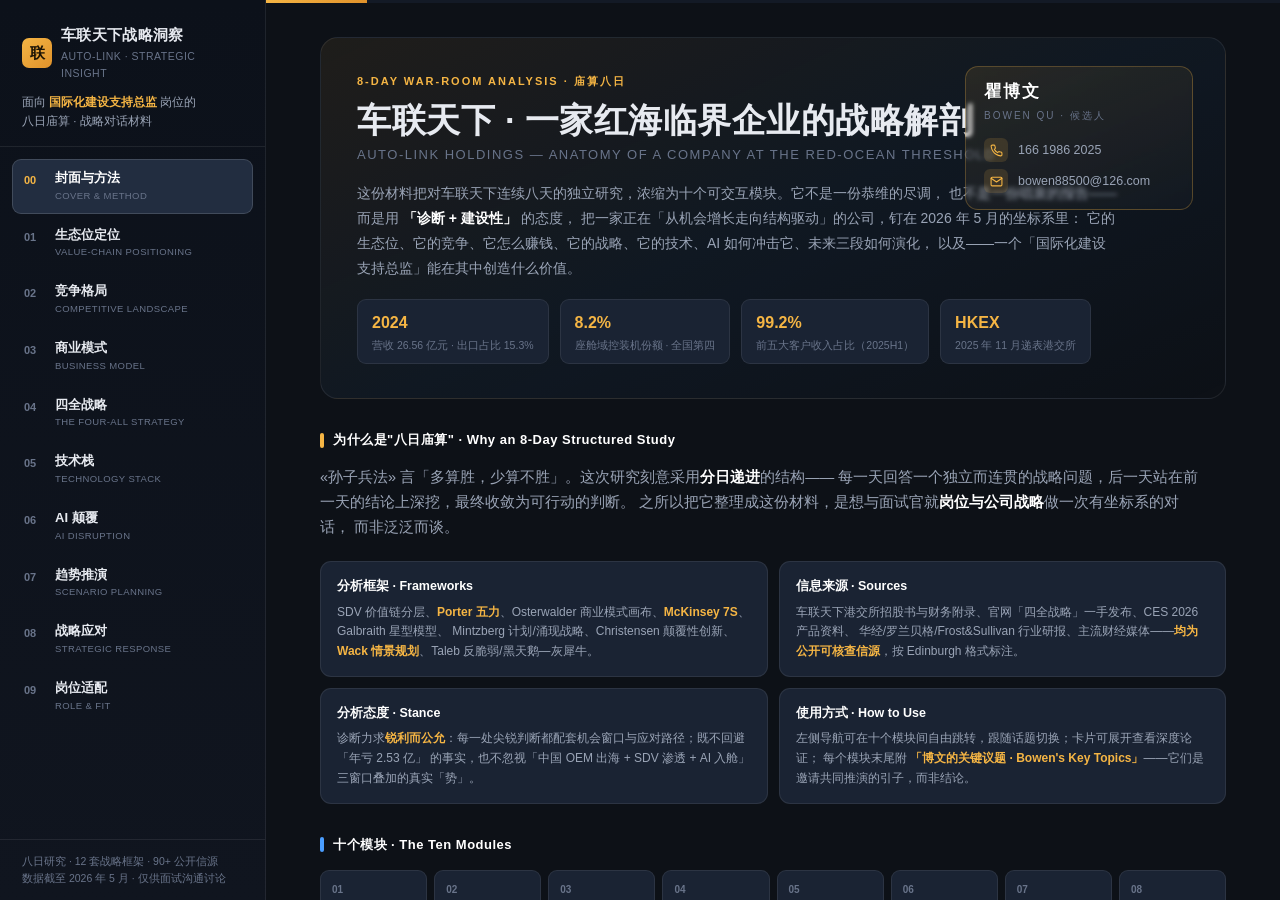
<file: Strategy-Insight/index.html>
<!DOCTYPE html>
<html lang="zh-CN">
<head>
<meta charset="UTF-8">
<meta name="viewport" content="width=device-width, initial-scale=1.0">
<title>车联天下战略洞察 · 八日庙算 | Auto-Link Strategic Insight</title>
<style>
  :root{
    --bg:#0d1117; --bg2:#131a26; --surface:#1a2333; --surface2:#222d40;
    --border:rgba(255,255,255,.08); --border2:rgba(255,255,255,.14);
    --text:#e7eaf0; --dim:#9aa4b6; --faint:#69748a;
    --accent:#f5b544; --accent-d:#caa23e;
    --blue:#4a9eff; --red:#ef5b54; --green:#37d3a0; --purple:#a78bfa;
    --serif:"Songti SC","STSong",Georgia,"Times New Roman",serif;
    --sans:-apple-system,BlinkMacSystemFont,"PingFang SC","Microsoft YaHei","Segoe UI",Roboto,sans-serif;
  }
  *{box-sizing:border-box;margin:0;padding:0}
  html,body{height:100%}
  body{
    font-family:var(--sans); background:var(--bg); color:var(--text);
    display:flex; overflow:hidden; font-size:15px; line-height:1.7;
    -webkit-font-smoothing:antialiased;
  }
  ::-webkit-scrollbar{width:9px;height:9px}
  ::-webkit-scrollbar-track{background:transparent}
  ::-webkit-scrollbar-thumb{background:#2c3850;border-radius:6px}
  ::-webkit-scrollbar-thumb:hover{background:#3a496a}

  /* ============ SIDEBAR ============ */
  #sidebar{
    width:266px; flex-shrink:0; height:100vh; background:linear-gradient(180deg,#0c111a,#10151f);
    border-right:1px solid var(--border); display:flex; flex-direction:column;
  }
  .sb-head{padding:22px 22px 16px;border-bottom:1px solid var(--border)}
  .sb-logo{display:flex;align-items:center;gap:9px;margin-bottom:10px}
  .sb-logo .mark{
    width:30px;height:30px;border-radius:7px;flex-shrink:0;
    background:linear-gradient(135deg,var(--accent),#e0922b);
    display:flex;align-items:center;justify-content:center;
    font-weight:800;color:#1a1205;font-size:15px;
  }
  .sb-logo .t1{font-weight:700;font-size:15px;letter-spacing:.3px}
  .sb-logo .t2{font-size:10.5px;color:var(--faint);letter-spacing:.5px;text-transform:uppercase}
  .sb-sub{font-size:11.5px;color:var(--dim);line-height:1.6}
  .sb-sub b{color:var(--accent);font-weight:600}
  .sb-nav{flex:1;overflow-y:auto;padding:12px 12px}
  .nav-item{
    display:flex;gap:11px;align-items:flex-start;padding:9px 11px;border-radius:9px;
    cursor:pointer;margin-bottom:2px;border:1px solid transparent;transition:.15s;
  }
  .nav-item:hover{background:var(--surface)}
  .nav-item.active{background:var(--surface2);border-color:var(--border2)}
  .nav-item.active .ni-num{color:var(--accent)}
  .nav-item.active::before{content:"";position:absolute}
  .ni-num{
    font-size:11px;font-weight:700;color:var(--faint);font-variant-numeric:tabular-nums;
    width:20px;flex-shrink:0;padding-top:2px;
  }
  .ni-txt .cn{font-size:13px;font-weight:600;line-height:1.35}
  .ni-txt .en{font-size:9.5px;color:var(--faint);text-transform:uppercase;letter-spacing:.4px;margin-top:1px}
  .nav-item.active .ni-txt .cn{color:#fff}
  .sb-foot{padding:13px 22px;border-top:1px solid var(--border);font-size:10.5px;color:var(--faint);line-height:1.6}

  /* ============ MAIN ============ */
  #main{flex:1;height:100vh;display:flex;flex-direction:column;position:relative}
  #progress{height:3px;background:var(--bg2);flex-shrink:0}
  #progress .bar{height:100%;background:linear-gradient(90deg,var(--accent),#e0922b);width:10%;transition:width .35s ease}
  #stage{flex:1;overflow-y:auto;scroll-behavior:smooth}
  .module{display:none;padding:34px 54px 120px;max-width:1180px;margin:0 auto;animation:fade .4s ease}
  .module.active{display:block}
  @keyframes fade{from{opacity:0;transform:translateY(8px)}to{opacity:1;transform:none}}

  .mod-head{display:flex;align-items:flex-start;gap:16px;margin-bottom:8px}
  .mod-badge{
    font-size:13px;font-weight:800;color:var(--accent);border:1.5px solid var(--accent);
    border-radius:9px;padding:6px 10px;flex-shrink:0;font-variant-numeric:tabular-nums;
  }
  .mod-title .cn{font-size:25px;font-weight:800;letter-spacing:.4px;line-height:1.25}
  .mod-title .en{font-size:11.5px;color:var(--faint);text-transform:uppercase;letter-spacing:1.3px;margin-top:3px}
  .mod-tag{
    margin-left:auto;flex-shrink:0;font-size:10.5px;color:var(--dim);background:var(--surface);
    border:1px solid var(--border);padding:5px 10px;border-radius:20px;align-self:center;
  }
  .mod-rule{height:1px;background:linear-gradient(90deg,var(--border2),transparent);margin:14px 0 22px}

  .kicker{font-size:11px;font-weight:700;letter-spacing:1.6px;text-transform:uppercase;color:var(--accent);margin-bottom:9px}
  .headline{font-size:21px;font-weight:700;line-height:1.5;letter-spacing:.2px;margin-bottom:6px}
  .headline .hl{color:var(--accent)}
  .headline .hlb{color:var(--blue)}
  .headline .hlr{color:var(--red)}
  .lead{color:var(--dim);font-size:14.5px;margin-bottom:22px;max-width:880px}

  .quote{
    font-family:var(--serif);font-style:italic;font-size:14.5px;color:#d6c9a8;
    border-left:2.5px solid var(--accent-d);padding:4px 0 4px 16px;margin:0 0 22px;line-height:1.85;
  }
  .quote .src{display:block;font-size:12px;color:var(--faint);font-style:normal;margin-top:5px}

  h3.sec{font-size:13px;font-weight:700;letter-spacing:.5px;margin:30px 0 14px;display:flex;align-items:center;gap:9px;color:#fff}
  h3.sec::before{content:"";width:4px;height:15px;background:var(--accent);border-radius:2px;display:inline-block}
  h3.sec.blue::before{background:var(--blue)}
  h3.sec.red::before{background:var(--red)}
  h3.sec.green::before{background:var(--green)}

  /* TL;DR finding cards */
  .findings{display:grid;grid-template-columns:1fr 1fr;gap:12px}
  .finding{
    background:var(--surface);border:1px solid var(--border);border-radius:12px;
    padding:15px 16px;display:flex;gap:13px;transition:.18s;
  }
  .finding:hover{border-color:var(--border2);transform:translateY(-2px)}
  .finding .fn{
    font-size:14px;font-weight:800;color:var(--accent);flex-shrink:0;
    min-width:26px;height:26px;padding:0 7px;border-radius:7px;background:rgba(245,181,68,.12);
    display:flex;align-items:center;justify-content:center;line-height:1;white-space:nowrap;
  }
  .finding .fb{font-size:13px;line-height:1.65}
  .finding .fb b{color:#fff;font-weight:700}
  .finding .fb .em{color:var(--accent);font-weight:600}
  .finding .fb .emr{color:var(--red);font-weight:600}
  .finding .fb .emb{color:var(--blue);font-weight:600}

  /* callouts */
  .callrow{display:flex;gap:13px;flex-wrap:wrap;margin:6px 0}
  .callout{
    flex:1;min-width:150px;background:linear-gradient(160deg,var(--surface2),var(--surface));
    border:1px solid var(--border);border-radius:12px;padding:15px 16px;
  }
  .callout .num{font-size:27px;font-weight:800;letter-spacing:-.5px;line-height:1.1;font-variant-numeric:tabular-nums}
  .callout .num.r{color:var(--red)} .callout .num.g{color:var(--green)} .callout .num.a{color:var(--accent)} .callout .num.b{color:var(--blue)}
  .callout .lbl{font-size:11.5px;color:var(--dim);margin-top:4px}
  .callout .sub{font-size:10.5px;color:var(--faint);margin-top:2px}

  /* expandable deep cards */
  .deep{background:var(--surface);border:1px solid var(--border);border-radius:12px;margin-bottom:10px;overflow:hidden}
  .deep-h{padding:14px 17px;cursor:pointer;display:flex;align-items:center;gap:12px;transition:.15s;user-select:none}
  .deep-h:hover{background:var(--surface2)}
  .deep-h .dx{
    font-size:11px;font-weight:700;color:var(--faint);font-variant-numeric:tabular-nums;flex-shrink:0;
    border:1px solid var(--border2);border-radius:5px;padding:2px 6px;
  }
  .deep-h .dt{font-size:14px;font-weight:600;flex:1}
  .deep-h .dchev{color:var(--faint);transition:transform .25s;font-size:13px}
  .deep.open .dchev{transform:rotate(90deg)}
  .deep-b{max-height:0;overflow:hidden;transition:max-height .35s ease}
  .deep.open .deep-b{max-height:1400px}
  .deep-b-inner{padding:2px 17px 17px;font-size:13.5px;color:var(--dim);line-height:1.78}
  .deep-b-inner p{margin-bottom:9px}
  .deep-b-inner b{color:var(--text);font-weight:600}
  .deep-b-inner .em{color:var(--accent)}
  .deep-b-inner .emr{color:var(--red)}
  .deep-b-inner .emb{color:var(--blue)}
  .deep-b-inner ul{margin:4px 0 9px 4px;list-style:none}
  .deep-b-inner ul li{padding-left:16px;position:relative;margin-bottom:5px}
  .deep-b-inner ul li::before{content:"▸";position:absolute;left:0;color:var(--accent)}

  /* discussion block */
  .discuss{
    margin-top:32px;background:linear-gradient(160deg,rgba(74,158,255,.07),rgba(74,158,255,.02));
    border:1px solid rgba(74,158,255,.28);border-radius:14px;padding:20px 22px;
  }
  .discuss .dh{display:flex;align-items:center;gap:9px;font-size:12px;font-weight:700;color:var(--blue);letter-spacing:.6px;margin-bottom:13px;text-transform:uppercase}
  .discuss .dh .ico{width:18px;height:18px;border:1.5px solid var(--blue);border-radius:50%;display:flex;align-items:center;justify-content:center;font-size:11px}
  .discuss ol{list-style:none;counter-reset:q}
  .discuss ol li{
    counter-increment:q;padding:9px 0 9px 34px;position:relative;font-size:13.5px;line-height:1.7;
    border-bottom:1px dashed var(--border);
  }
  .discuss ol li:last-child{border-bottom:none}
  .discuss ol li::before{
    content:"Q"counter(q);position:absolute;left:0;top:9px;font-size:10.5px;font-weight:700;
    color:var(--blue);background:rgba(74,158,255,.13);border-radius:5px;padding:2px 5px;
  }
  .discuss ol li b{color:#fff}

  /* generic table */
  .dtable{width:100%;border-collapse:collapse;font-size:12.5px;margin:4px 0 8px}
  .dtable th,.dtable td{padding:9px 11px;text-align:left;border-bottom:1px solid var(--border)}
  .dtable th{font-size:11px;color:var(--faint);text-transform:uppercase;letter-spacing:.5px;font-weight:600}
  .dtable td{color:var(--dim)}
  .dtable tr:hover td{background:rgba(255,255,255,.018)}
  .dtable .hl-col{background:rgba(245,181,68,.06)}
  .dtable b{color:var(--text)}
  .sc{display:inline-block;min-width:34px;text-align:center;border-radius:5px;padding:1px 5px;font-weight:700;font-size:11.5px}
  .sc.s5{background:rgba(239,91,84,.18);color:#ff8a84}
  .sc.s4{background:rgba(245,181,68,.18);color:var(--accent)}
  .sc.s3{background:rgba(74,158,255,.16);color:#7fbcff}
  .sc.s2{background:rgba(55,211,160,.15);color:var(--green)}
  .sc.s1{background:rgba(255,255,255,.07);color:var(--dim)}

  /* note line */
  .note{font-size:11.5px;color:var(--faint);margin-top:8px;font-style:italic}

  /* ====== value chain viz ====== */
  .vchain{display:flex;flex-direction:column;gap:7px;margin:6px 0}
  .vlayer{
    display:flex;align-items:center;gap:14px;background:var(--surface);border:1px solid var(--border);
    border-radius:10px;padding:12px 16px;transition:.18s;position:relative;
  }
  .vlayer:hover{border-color:var(--border2)}
  .vlayer.hot{border-color:var(--accent);background:linear-gradient(100deg,rgba(245,181,68,.1),var(--surface))}
  .vlayer .vl{font-size:12px;font-weight:800;color:var(--faint);width:30px;flex-shrink:0}
  .vlayer.hot .vl{color:var(--accent)}
  .vlayer .vname{font-size:13.5px;font-weight:700;width:170px;flex-shrink:0}
  .vlayer .vdesc{font-size:12px;color:var(--dim)}
  .vlayer .vmark{
    margin-left:auto;flex-shrink:0;font-size:10.5px;font-weight:700;color:var(--accent);
    background:rgba(245,181,68,.13);border-radius:20px;padding:3px 11px;white-space:nowrap;
  }

  /* ====== quadrant chart ====== */
  .quad-wrap{display:flex;gap:20px;flex-wrap:wrap;align-items:flex-start}
  .quad{
    position:relative;width:440px;height:380px;background:var(--surface);
    border:1px solid var(--border);border-radius:14px;flex-shrink:0;
  }
  .quad .qlabel{position:absolute;font-size:10px;color:var(--faint);text-transform:uppercase;letter-spacing:.5px}
  .quad .qx{bottom:8px;left:50%;transform:translateX(-50%)}
  .quad .qy{top:50%;left:8px;transform:translateY(-50%) rotate(-90deg);transform-origin:left}
  .quad .qaxis{position:absolute;background:var(--border2)}
  .quad .qaxis.h{height:1px;width:88%;left:6%;top:50%}
  .quad .qaxis.v{width:1px;height:84%;top:8%;left:50%}
  .quad .qquad{position:absolute;font-size:9.5px;color:var(--faint);width:46%;text-align:center}
  .qdot{
    position:absolute;transform:translate(-50%,-50%);cursor:default;
  }
  .qdot .qd{width:11px;height:11px;border-radius:50%;border:2px solid var(--bg);box-shadow:0 0 0 1px var(--border2)}
  .qdot .qn{position:absolute;left:14px;top:-3px;font-size:10.5px;color:var(--dim);white-space:nowrap}
  .qdot.you .qd{width:15px;height:15px;background:var(--accent);box-shadow:0 0 0 4px rgba(245,181,68,.22)}
  .qdot.you .qn{color:var(--accent);font-weight:700}
  .qdot.target .qd{width:13px;height:13px;background:transparent;border:2px dashed var(--accent)}
  .qdot.target .qn{color:var(--accent-d)}
  .qvec{position:absolute;height:2px;background:repeating-linear-gradient(90deg,var(--accent) 0 5px,transparent 5px 9px);transform-origin:left}
  .quad-legend{flex:1;min-width:230px;font-size:12px;color:var(--dim);line-height:1.9}
  .quad-legend .li{display:flex;gap:8px;align-items:center;margin-bottom:3px}
  .quad-legend .dotc{width:9px;height:9px;border-radius:50%;flex-shrink:0}

  /* ====== five forces ====== */
  .ff-wrap{display:grid;grid-template-columns:1fr 1fr 1fr;gap:11px;align-items:stretch}
  .ff{
    background:var(--surface);border:1px solid var(--border);border-radius:12px;padding:14px 15px;transition:.18s;
  }
  .ff:hover{border-color:var(--border2);transform:translateY(-2px)}
  .ff.center{
    background:linear-gradient(160deg,rgba(239,91,84,.14),var(--surface));border-color:rgba(239,91,84,.4);
    display:flex;flex-direction:column;justify-content:center;text-align:center;
  }
  .ff .ff-top{display:flex;justify-content:space-between;align-items:center;margin-bottom:7px}
  .ff .ff-name{font-size:12.5px;font-weight:700}
  .ff .ff-score{font-size:13px;font-weight:800;font-variant-numeric:tabular-nums}
  .ff .ff-score.s5{color:var(--red)} .ff .ff-score.s4{color:var(--accent)} .ff .ff-score.s3{color:var(--blue)}
  .ff .ff-bar{height:5px;background:var(--bg2);border-radius:3px;overflow:hidden;margin-bottom:8px}
  .ff .ff-bar i{display:block;height:100%;border-radius:3px}
  .ff .ff-bar i.s5{background:var(--red);width:100%}
  .ff .ff-bar i.s4{background:var(--accent);width:80%}
  .ff .ff-bar i.s3{background:var(--blue);width:60%}
  .ff .ff-desc{font-size:11.5px;color:var(--dim);line-height:1.6}
  .ff.center .big{font-size:34px;font-weight:800;color:var(--red);line-height:1}
  .ff.center .biglbl{font-size:12px;color:var(--text);margin-top:4px;font-weight:600}
  .ff.center .bigsub{font-size:11px;color:var(--dim);margin-top:5px}

  /* ====== waterfall ====== */
  .waterfall{display:flex;align-items:flex-end;gap:4px;height:240px;margin:14px 0 6px;padding:0 4px}
  .wf{flex:1;display:flex;flex-direction:column;align-items:center;justify-content:flex-end;height:100%}
  .wf .wbar{width:100%;border-radius:4px 4px 0 0;position:relative;min-height:3px}
  .wf .wval{font-size:11px;font-weight:700;margin-bottom:4px;font-variant-numeric:tabular-nums;white-space:nowrap}
  .wf .wlbl{font-size:10px;color:var(--faint);margin-top:7px;text-align:center;line-height:1.3}
  .wf.rev .wbar{background:linear-gradient(180deg,var(--blue),#3a7fd0)}
  .wf.rev .wval{color:var(--blue)}
  .wf.cost .wbar{background:linear-gradient(180deg,#56627c,#3c4659)}
  .wf.cost .wval{color:var(--dim)}
  .wf.gp .wbar{background:linear-gradient(180deg,var(--accent),#d0922e)}
  .wf.gp .wval{color:var(--accent)}
  .wf.loss .wbar{background:linear-gradient(180deg,var(--red),#c8443d)}
  .wf.loss .wval{color:var(--red)}

  /* ====== stacked ASP bar ====== */
  .aspbar{display:flex;height:46px;border-radius:9px;overflow:hidden;margin:10px 0 6px;border:1px solid var(--border)}
  .aspseg{display:flex;align-items:center;justify-content:center;font-size:11px;font-weight:600;color:#0d1117;position:relative}
  .aspseg span{position:relative;z-index:1;padding:0 6px;text-align:center;line-height:1.2}
  .asp-soc{background:#56627c;color:#e7eaf0}
  .asp-pcba{background:#7a8aa8;color:#15203a}
  .asp-other{background:#9aa8c2;color:#15203a}
  .asp-gp{background:linear-gradient(90deg,var(--accent),#e6a838);color:#1a1205}

  /* ====== generic horizontal bars ====== */
  .hbars{display:flex;flex-direction:column;gap:9px;margin:6px 0}
  .hbar{display:flex;align-items:center;gap:12px}
  .hbar .hb-name{font-size:12.5px;width:200px;flex-shrink:0;display:flex;justify-content:space-between;gap:8px}
  .hbar .hb-name .s{font-weight:800;font-variant-numeric:tabular-nums}
  .hbar .hb-track{flex:1;height:9px;background:var(--bg2);border-radius:5px;overflow:hidden}
  .hbar .hb-track i{display:block;height:100%;border-radius:5px}
  .hb-track i.strong{background:linear-gradient(90deg,var(--green),#2bb888)}
  .hb-track i.mid{background:linear-gradient(90deg,var(--blue),#3a7fd0)}
  .hb-track i.weak{background:linear-gradient(90deg,var(--red),#c8443d)}
  .hbar .hb-tag{font-size:10px;color:var(--faint);width:74px;flex-shrink:0;text-align:right}

  /* ====== tech stack layers ====== */
  .tstack{display:flex;flex-direction:column;gap:6px;margin:6px 0}
  .tlayer{
    background:var(--surface);border:1px solid var(--border);border-radius:10px;padding:12px 15px;
    display:flex;align-items:center;gap:14px;border-left:3px solid var(--blue);
  }
  .tlayer.weak{border-left-color:var(--accent)}
  .tlayer .tln{font-size:13px;font-weight:700;width:150px;flex-shrink:0}
  .tlayer .tld{font-size:11.5px;color:var(--dim);flex:1}
  .tlayer .tls{font-size:10px;font-weight:700;padding:3px 9px;border-radius:20px;white-space:nowrap;flex-shrink:0}
  .tlayer .tls.ok{background:rgba(55,211,160,.14);color:var(--green)}
  .tlayer .tls.warn{background:rgba(245,181,68,.14);color:var(--accent)}

  /* ====== timeline ====== */
  .tline{position:relative;margin:16px 0 6px;padding-left:6px}
  .tline::before{content:"";position:absolute;left:9px;top:6px;bottom:6px;width:2px;background:var(--border2)}
  .tnode{position:relative;padding:0 0 18px 34px}
  .tnode::before{
    content:"";position:absolute;left:3px;top:4px;width:13px;height:13px;border-radius:50%;
    background:var(--surface);border:2.5px solid var(--accent);
  }
  .tnode.done::before{background:var(--accent)}
  .tnode .ty{font-size:12px;font-weight:800;color:var(--accent)}
  .tnode .tt{font-size:12.5px;color:var(--dim);margin-top:2px;line-height:1.6}
  .tnode .tt b{color:var(--text)}

  /* ====== AI four layers ====== */
  .ailayers{display:flex;flex-direction:column;gap:8px;margin:6px 0}
  .ailayer{
    display:flex;gap:14px;align-items:center;background:var(--surface);
    border:1px solid var(--border);border-radius:11px;padding:13px 16px;
  }
  .ailayer .ai-n{font-size:12px;font-weight:800;width:88px;flex-shrink:0;color:var(--accent)}
  .ailayer .ai-body{flex:1}
  .ailayer .ai-t{font-size:13px;font-weight:700}
  .ailayer .ai-d{font-size:11.5px;color:var(--dim);margin-top:2px}
  .ailayer .ai-time{font-size:10px;font-weight:700;padding:4px 10px;border-radius:20px;flex-shrink:0;white-space:nowrap}
  .ai-time.t1{background:rgba(239,91,84,.16);color:#ff8a84}
  .ai-time.t2{background:rgba(245,181,68,.15);color:var(--accent)}
  .ai-time.t3{background:rgba(74,158,255,.15);color:#7fbcff}
  .ai-time.t4{background:rgba(167,139,250,.16);color:var(--purple)}

  /* ====== scenario matrix ====== */
  .scen-wrap{display:flex;gap:18px;flex-wrap:wrap;align-items:flex-start}
  .scen-grid{display:grid;grid-template-columns:auto repeat(3,1fr);gap:6px;flex:1;min-width:420px}
  .scen-cell{
    background:var(--surface);border:1px solid var(--border);border-radius:9px;padding:11px 12px;
    cursor:pointer;transition:.16s;min-height:74px;
  }
  .scen-cell:hover{border-color:var(--border2);transform:translateY(-2px)}
  .scen-cell.active{border-color:var(--accent);background:linear-gradient(150deg,rgba(245,181,68,.1),var(--surface))}
  .scen-cell.opt{border-left:3px solid var(--green)}
  .scen-cell.base{border-left:3px solid var(--blue)}
  .scen-cell.pess{border-left:3px solid var(--red)}
  .scen-cell .sc-t{font-size:11.5px;font-weight:700;margin-bottom:3px}
  .scen-cell .sc-d{font-size:10.5px;color:var(--dim);line-height:1.5}
  .scen-rowh,.scen-colh{display:flex;align-items:center;justify-content:center;font-size:11px;font-weight:700;color:var(--faint)}
  .scen-colh{padding-bottom:2px}
  .scen-rowh{writing-mode:vertical-rl;text-orientation:mixed;padding:0 2px}
  .scen-detail{
    flex:1;min-width:260px;background:var(--surface);border:1px solid var(--border2);
    border-radius:12px;padding:16px 18px;align-self:stretch;
  }
  .scen-detail .sd-t{font-size:14px;font-weight:700;margin-bottom:4px}
  .scen-detail .sd-t .badge{font-size:10px;font-weight:700;padding:2px 8px;border-radius:20px;margin-left:8px;vertical-align:middle}
  .badge.opt{background:rgba(55,211,160,.16);color:var(--green)}
  .badge.base{background:rgba(74,158,255,.16);color:#7fbcff}
  .badge.pess{background:rgba(239,91,84,.16);color:#ff8a84}
  .scen-detail .sd-row{display:flex;gap:9px;padding:8px 0;border-bottom:1px dashed var(--border);font-size:12px}
  .scen-detail .sd-row:last-child{border-bottom:none}
  .scen-detail .sd-k{font-size:10.5px;font-weight:700;color:var(--faint);width:42px;flex-shrink:0;padding-top:1px}
  .scen-detail .sd-v{color:var(--dim);line-height:1.6}

  /* ====== action cards (top5) ====== */
  .acard{
    background:var(--surface);border:1px solid var(--border);border-radius:12px;
    padding:15px 17px;margin-bottom:10px;display:flex;gap:15px;
  }
  .acard .a-rank{
    font-size:19px;font-weight:800;color:var(--accent);width:34px;height:34px;flex-shrink:0;
    border-radius:9px;background:rgba(245,181,68,.12);display:flex;align-items:center;justify-content:center;
  }
  .acard .a-body{flex:1}
  .acard .a-top{display:flex;align-items:center;gap:10px;flex-wrap:wrap;margin-bottom:5px}
  .acard .a-t{font-size:14.5px;font-weight:700}
  .acard .a-pri{font-size:9.5px;font-weight:700;padding:2px 8px;border-radius:20px;background:rgba(239,91,84,.15);color:#ff8a84}
  .acard .a-pri.p2{background:rgba(245,181,68,.15);color:var(--accent)}
  .acard .a-pri.p3{background:rgba(74,158,255,.15);color:#7fbcff}
  .acard .a-win{font-size:9.5px;color:var(--faint);font-variant-numeric:tabular-nums}
  .acard .a-d{font-size:12.5px;color:var(--dim);line-height:1.65}
  .acard .a-d .em{color:var(--accent)}
  .acard .a-hedge{font-size:11.5px;color:var(--faint);margin-top:6px;padding-top:6px;border-top:1px dashed var(--border)}
  .acard .a-hedge b{color:var(--green)}

  /* ====== 90 day plan ====== */
  .plan90{display:grid;grid-template-columns:1fr 1fr 1fr;gap:12px;margin:6px 0}
  .pphase{background:var(--surface);border:1px solid var(--border);border-radius:12px;padding:15px 16px;border-top:3px solid var(--accent)}
  .pphase .pp-d{font-size:20px;font-weight:800;color:var(--accent)}
  .pphase .pp-t{font-size:12.5px;font-weight:700;margin:2px 0 9px}
  .pphase .pp-l{font-size:11.5px;color:var(--dim);line-height:1.6;list-style:none}
  .pphase .pp-l li{padding-left:14px;position:relative;margin-bottom:5px}
  .pphase .pp-l li::before{content:"–";position:absolute;left:0;color:var(--accent)}
  .pphase .pp-out{font-size:10.5px;color:var(--faint);margin-top:9px;padding-top:8px;border-top:1px dashed var(--border)}
  .pphase .pp-out b{color:var(--green)}

  /* ====== fit mapping ====== */
  .fitmap{display:flex;flex-direction:column;gap:9px;margin:6px 0}
  .fitrow{display:flex;align-items:stretch;gap:0;background:var(--surface);border:1px solid var(--border);border-radius:11px;overflow:hidden}
  .fitrow .f-need{flex:1;padding:13px 15px;border-right:1px solid var(--border)}
  .fitrow .f-cap{flex:1;padding:13px 15px;background:rgba(245,181,68,.05)}
  .fitrow .f-lab{font-size:9.5px;font-weight:700;letter-spacing:.5px;text-transform:uppercase;margin-bottom:4px}
  .fitrow .f-need .f-lab{color:var(--red)}
  .fitrow .f-cap .f-lab{color:var(--accent)}
  .fitrow .f-txt{font-size:12.5px;line-height:1.6;color:var(--dim)}
  .fitrow .f-txt b{color:var(--text)}
  .fitconn{display:flex;align-items:center;color:var(--accent);font-size:14px;padding:0 2px}

  /* cover */
  .cover-hero{
    background:linear-gradient(155deg,rgba(245,181,68,.08),rgba(74,158,255,.05),transparent);
    border:1px solid var(--border);border-radius:18px;padding:34px 36px;margin-bottom:24px;
    position:relative;
  }
  .contact-card{
    position:absolute;top:28px;right:32px;
    background:linear-gradient(160deg,rgba(245,181,68,.10),rgba(255,255,255,.02));
    border:1px solid rgba(245,181,68,.28);border-radius:13px;padding:15px 18px 16px;
    display:flex;flex-direction:column;gap:7px;min-width:228px;
    backdrop-filter:blur(2px);
  }
  .contact-name{font-size:17px;font-weight:700;color:#fff;letter-spacing:2px;line-height:1.2}
  .contact-sub{font-size:10px;color:var(--faint);letter-spacing:2px;text-transform:uppercase;margin-top:-2px;margin-bottom:7px}
  .contact-row{display:flex;align-items:center;gap:10px;font-size:12.5px;color:var(--dim);font-variant-numeric:tabular-nums}
  .contact-row .ic{
    width:24px;height:24px;border-radius:6px;flex-shrink:0;
    background:rgba(245,181,68,.14);color:var(--accent);
    display:flex;align-items:center;justify-content:center;
  }
  .contact-row .ic svg{width:13px;height:13px}
  @media(max-width:980px){.contact-card{position:static;margin-bottom:18px;min-width:auto}}
  .cover-hero .ch-k{font-size:11px;letter-spacing:2px;text-transform:uppercase;color:var(--accent);font-weight:700}
  .cover-hero .ch-t{font-size:34px;font-weight:800;letter-spacing:.5px;margin:9px 0 4px;line-height:1.2}
  .cover-hero .ch-e{font-size:13px;color:var(--faint);letter-spacing:1.5px;text-transform:uppercase}
  .cover-hero .ch-d{font-size:14px;color:var(--dim);margin-top:14px;max-width:760px;line-height:1.8}
  .cover-meta{display:flex;gap:11px;flex-wrap:wrap;margin-top:18px}
  .cover-meta .cm{background:var(--surface);border:1px solid var(--border);border-radius:9px;padding:9px 14px}
  .cover-meta .cm .v{font-size:16px;font-weight:800;color:var(--accent)}
  .cover-meta .cm .l{font-size:10.5px;color:var(--faint)}
  .method-grid{display:grid;grid-template-columns:1fr 1fr;gap:11px}
  .mcard{background:var(--surface);border:1px solid var(--border);border-radius:11px;padding:14px 16px}
  .mcard .mc-t{font-size:12.5px;font-weight:700;margin-bottom:5px;color:#fff}
  .mcard .mc-d{font-size:12px;color:var(--dim);line-height:1.65}
  .mcard .mc-d b{color:var(--accent)}
  .roadmap{display:flex;gap:7px;flex-wrap:wrap;margin:10px 0}
  .rmd{
    flex:1;min-width:104px;background:var(--surface);border:1px solid var(--border);border-radius:9px;
    padding:10px 11px;cursor:pointer;transition:.16s;
  }
  .rmd:hover{border-color:var(--accent);transform:translateY(-2px)}
  .rmd .rd-n{font-size:10px;font-weight:700;color:var(--faint)}
  .rmd .rd-t{font-size:12px;font-weight:700;margin-top:2px}
  .rmd .rd-e{font-size:9px;color:var(--faint);text-transform:uppercase;letter-spacing:.3px;margin-top:1px}

  /* footer nav */
  .modnav{display:flex;justify-content:space-between;margin-top:38px;gap:12px}
  .modnav button{
    background:var(--surface);border:1px solid var(--border2);color:var(--text);
    border-radius:10px;padding:11px 18px;cursor:pointer;font-size:12.5px;font-family:var(--sans);
    transition:.16s;display:flex;align-items:center;gap:8px;
  }
  .modnav button:hover:not(:disabled){background:var(--surface2);border-color:var(--accent)}
  .modnav button:disabled{opacity:.3;cursor:not-allowed}
  .modnav button .mn-e{font-size:9px;color:var(--faint);text-transform:uppercase}

  .src-tag{font-size:10px;color:var(--faint);background:var(--bg2);border-radius:5px;padding:1px 6px;margin-left:4px}

  @media(max-width:1200px){.module{padding:30px 34px 110px}.findings{grid-template-columns:1fr}.method-grid{grid-template-columns:1fr}.plan90{grid-template-columns:1fr}}
  @media(max-width:900px){#sidebar{width:212px}.quad{width:100%}}
</style>
</head>
<body>

<!-- ============ SIDEBAR ============ -->
<aside id="sidebar">
  <div class="sb-head">
    <div class="sb-logo">
      <div class="mark">联</div>
      <div>
        <div class="t1">车联天下战略洞察</div>
        <div class="t2">Auto-Link · Strategic Insight</div>
      </div>
    </div>
    <div class="sb-sub">面向 <b>国际化建设支持总监</b> 岗位的<br>八日庙算 · 战略对话材料</div>
  </div>
  <nav class="sb-nav" id="nav"></nav>
  <div class="sb-foot">
    八日研究 · 12 套战略框架 · 90+ 公开信源<br>
    数据截至 2026 年 5 月 · 仅供面试沟通讨论
  </div>
</aside>

<!-- ============ MAIN ============ -->
<div id="main">
  <div id="progress"><div class="bar" id="pbar"></div></div>
  <div id="stage">

  <!-- ====================== M0 COVER ====================== -->
  <section class="module active" data-cn="封面与方法" data-en="Cover & Method">
    <div class="cover-hero">
      <div class="contact-card">
        <div class="contact-name">瞿博文</div>
        <div class="contact-sub">Bowen Qu · 候选人</div>
        <div class="contact-row">
          <span class="ic"><svg viewBox="0 0 24 24" fill="none" stroke="currentColor" stroke-width="2" stroke-linecap="round" stroke-linejoin="round"><path d="M22 16.92v3a2 2 0 0 1-2.18 2 19.79 19.79 0 0 1-8.63-3.07 19.5 19.5 0 0 1-6-6 19.79 19.79 0 0 1-3.07-8.67A2 2 0 0 1 4.11 2h3a2 2 0 0 1 2 1.72 12.84 12.84 0 0 0 .7 2.81 2 2 0 0 1-.45 2.11L8.09 9.91a16 16 0 0 0 6 6l1.27-1.27a2 2 0 0 1 2.11-.45 12.84 12.84 0 0 0 2.81.7A2 2 0 0 1 22 16.92z"/></svg></span>
          <span>166 1986 2025</span>
        </div>
        <div class="contact-row">
          <span class="ic"><svg viewBox="0 0 24 24" fill="none" stroke="currentColor" stroke-width="2" stroke-linecap="round" stroke-linejoin="round"><path d="M4 4h16c1.1 0 2 .9 2 2v12c0 1.1-.9 2-2 2H4c-1.1 0-2-.9-2-2V6c0-1.1.9-2 2-2z"/><polyline points="22,6 12,13 2,6"/></svg></span>
          <span>bowen88500@126.com</span>
        </div>
      </div>
      <div class="ch-k">8-Day War-Room Analysis · 庙算八日</div>
      <div class="ch-t">车联天下 · 一家红海临界企业的战略解剖</div>
      <div class="ch-e">Auto-Link Holdings — Anatomy of a Company at the Red-Ocean Threshold</div>
      <div class="ch-d">
        这份材料把对车联天下连续八天的独立研究，浓缩为十个可交互模块。它不是一份恭维的尽调，
        也不是一份唱衰的报告——而是用 <b style="color:#fff">「诊断 + 建设性」</b> 的态度，
        把一家正在「从机会增长走向结构驱动」的公司，钉在 2026 年 5 月的坐标系里：
        它的生态位、它的竞争、它怎么赚钱、它的战略、它的技术、AI 如何冲击它、未来三段如何演化，
        以及——一个「国际化建设支持总监」能在其中创造什么价值。
      </div>
      <div class="cover-meta">
        <div class="cm"><div class="v">2024</div><div class="l">营收 26.56 亿元 · 出口占比 15.3%</div></div>
        <div class="cm"><div class="v">8.2%</div><div class="l">座舱域控装机份额 · 全国第四</div></div>
        <div class="cm"><div class="v">99.2%</div><div class="l">前五大客户收入占比（2025H1）</div></div>
        <div class="cm"><div class="v">HKEX</div><div class="l">2025 年 11 月递表港交所</div></div>
      </div>
    </div>

    <h3 class="sec">为什么是"八日庙算" · Why an 8-Day Structured Study</h3>
    <p class="lead">
      «孙子兵法» 言「多算胜，少算不胜」。这次研究刻意采用<b style="color:#fff">分日递进</b>的结构——
      每一天回答一个独立而连贯的战略问题，后一天站在前一天的结论上深挖，最终收敛为可行动的判断。
      之所以把它整理成这份材料，是想与面试官就<b style="color:#fff">岗位与公司战略</b>做一次有坐标系的对话，
      而非泛泛而谈。
    </p>

    <div class="method-grid">
      <div class="mcard"><div class="mc-t">分析框架 · Frameworks</div><div class="mc-d">
        SDV 价值链分层、<b>Porter 五力</b>、Osterwalder 商业模式画布、<b>McKinsey 7S</b>、Galbraith 星型模型、
        Mintzberg 计划/涌现战略、Christensen 颠覆性创新、<b>Wack 情景规划</b>、Taleb 反脆弱/黑天鹅—灰犀牛。
      </div></div>
      <div class="mcard"><div class="mc-t">信息来源 · Sources</div><div class="mc-d">
        车联天下港交所招股书与财务附录、官网「四全战略」一手发布、CES 2026 产品资料、
        华经/罗兰贝格/Frost&Sullivan 行业研报、主流财经媒体——<b>均为公开可核查信源</b>，按 Edinburgh 格式标注。
      </div></div>
      <div class="mcard"><div class="mc-t">分析态度 · Stance</div><div class="mc-d">
        诊断力求<b>锐利而公允</b>：每一处尖锐判断都配套机会窗口与应对路径；既不回避「年亏 2.53 亿」
        的事实，也不忽视「中国 OEM 出海 + SDV 渗透 + AI 入舱」三窗口叠加的真实「势」。
      </div></div>
      <div class="mcard"><div class="mc-t">使用方式 · How to Use</div><div class="mc-d">
        左侧导航可在十个模块间自由跳转，跟随话题切换；卡片可展开查看深度论证；
        每个模块末尾附 <b>「博文的关键议题 · Bowen's Key Topics」</b>——它们是邀请共同推演的引子，而非结论。
      </div></div>
    </div>

    <h3 class="sec blue">十个模块 · The Ten Modules</h3>
    <div class="roadmap" id="roadmap"></div>

    <div class="discuss">
      <div class="dh"><span class="ico">?</span>这次对话希望共同校准的三件事</div>
      <ol>
        <li>这份外部视角的研究，与公司<b>内部对自身的判断</b>，在哪些点上一致、哪些点上有偏差？</li>
        <li>「国际化建设支持总监」在「四全战略」落地链条中，被设想为<b>战略组织的建构者</b>，还是跨部门协调者？</li>
        <li>若把这份分析视为一次"压力测试"，公司最希望被<b>挑战</b>、也最希望被<b>补强</b>的，是哪一环？</li>
      </ol>
    </div>

    <div class="modnav">
      <button disabled><span class="mn-e">Prev</span></button>
      <button onclick="go(1)"><div><div style="font-size:11px;text-align:right">下一模块 →</div><div class="mn-e">01 · 生态位定位</div></div></button>
    </div>
  </section>

  <!-- ====================== M1 VALUE CHAIN ====================== -->
  <section class="module" data-cn="生态位定位" data-en="Value-Chain Positioning">
    <div class="quote">
      上兵伐谋，其次伐交，其次伐兵，其下攻城。
      <span class="src">— «孙子兵法 · 谋攻篇»　Tier 1 的胜负，已不取决于器件成本（攻城），而取决于 E/E 架构重构中的「占位」与「联盟」（伐谋伐交）。</span>
    </div>
    <div class="kicker">Day 1 · 车联天下在 SDV 价值链中的精准坐标</div>
    <div class="headline">车联天下处在 <span class="hl">「域控 Tier 1 头部第二梯队」</span>，正向 <span class="hl">「舱驾融合 / 中央计算 候选 Tier 0.5」</span> 过渡——一家站在「升维或降维」窗口期的<span class="hlr">临界企业</span>。</div>
    <p class="lead">按收入计，2024 年中国智能座舱域控制器领域全国第二（仅次于德赛西威）；但按装机量计排第四。这一「口径差」本身，就是理解这家公司的第一把钥匙。</p>

    <h3 class="sec">核心发现 · Key Findings</h3>
    <div class="findings">
      <div class="finding"><div class="fn">1</div><div class="fb"><b>生态位坐标</b>：处于 SDV 价值链中段 L3 层（域控硬件 Tier 1），并向 L2（Autosee OS）轻量延伸、向 L4（舱驾融合量产）小步前移。是<span class="em">「第三梯队头部 + 第二梯队尾部」</span>的临界企业。</div></div>
      <div class="finding"><div class="fn">2</div><div class="fb"><b>上游极度耦合</b>：高通骁龙 8155/8255/8775/8797 是其立身之本，第一大供应商占采购 <span class="emr">75–80%</span>——近乎一家「高通信仰公司」，杠杆与单点风险同源。</div></div>
      <div class="finding"><div class="fn">3</div><div class="fb"><b>下游极度集中</b>：前五大客户占收入 <span class="emr">98.7–99.2%</span>，第一大客户（市场推断为奇瑞集团）单一占比约 <span class="emr">58%</span>——「单点客户、单点平台」结构。</div></div>
      <div class="finding"><div class="fn">4</div><div class="fb"><b>博世既是股东也是约束</b>：2021 年 C 轮入股并签「A+B」分工——博世做底层平台、车联天下做上层应用。这条纽带是出海的<span class="emb">信任背书</span>，也可能是欧洲渠道的<span class="emr">隐性天花板</span>。</div></div>
    </div>

    <h3 class="sec blue">SDV 价值链五层 · 车联天下的精准卡位</h3>
    <div class="vchain">
      <div class="vlayer"><div class="vl">L1</div><div class="vname">半导体与 IP</div><div class="vdesc">高通 · 英伟达 · 芯驰 · 地平线 — 提供芯片算力与基础 IP</div></div>
      <div class="vlayer"><div class="vl">L2</div><div class="vname">中间件与 OS</div><div class="vdesc">QNX · Android Automotive · AUTOSAR Adaptive — 车联天下经 Autosee OS 轻量延伸</div></div>
      <div class="vlayer hot"><div class="vl">L3</div><div class="vname">域控 / 区控 / 中央计算硬件 Tier 1</div><div class="vdesc">德赛西威 · 博世 · 车联天下 · 佛吉亚-Aptoide — 以智能座舱域控为根据地</div><div class="vmark">★ 车联天下主战场</div></div>
      <div class="vlayer"><div class="vl">L4</div><div class="vname">整车 E/E 架构与软件平台</div><div class="vdesc">OEM 自研或 Tier 1 合作 — 舱驾融合 AL-A1 在北汽极狐量产，小步前移</div></div>
      <div class="vlayer"><div class="vl">L5</div><div class="vname">服务化应用与生态</div><div class="vdesc">地图 · 车联网 · AI 助理 — 车联天下当前几无生态层布局</div></div>
    </div>
    <p class="note">中国市场 2024 年座舱域控规模约 570 亿元、2025 年预计 880 亿元（华经情报网, 2025）；其中德赛西威占 16.1%，车联天下按收入第二。</p>

    <h3 class="sec">深度论证 · Deep Dive</h3>
    <div class="deep"><div class="deep-h"><span class="dx">1.1</span><span class="dt">上游耦合：「高通信仰」是杠杆，也是单点失效的尾部敞口</span><span class="dchev">▶</span></div>
      <div class="deep-b"><div class="deep-b-inner">
        <p>车联天下全面押注高通骁龙平台——SA8155P（2021 年全球首发量产，单芯片型号累计出货 200 万台居全球第一）、SA8255P、SA8775P（北汽极狐 αT5 单芯片舱驾融合量产）、SA8797 远期布局，辅以芯驰 X9、联发科作国产/成本备胎。</p>
        <p>这是典型的 <span class="em">「借芯片巨头研发杠杆，放大自身应用层价值」</span>——但当第一大供应商采购占比 75–80%，地缘政治变量、出口管制扩散、或高通价格策略调整，任一变量都会被放大成尾部风险。Autosee OS 是少有的「向上爬」证据，但目前仍是 Android Automotive 之上的应用框架，距内核级控制权有距离。</p>
      </div></div>
    </div>
    <div class="deep"><div class="deep-h"><span class="dx">1.2</span><span class="dt">下游集中：99% 客户集中度——是「易碎的稻草」还是「战略人质共生」？</span><span class="dchev">▶</span></div>
      <div class="deep-b"><div class="deep-b-inner">
        <p>2022→2025H1，服务客户数从 5→14 家，看似多元化，但前五大占比始终 98.7–99.2%。国内核心客户群为奇瑞-捷途、北汽极狐、广汽、长城、上汽、吉利；海外则以「随中国 OEM 整车出海」为主，而非直接服务欧美 OEM。</p>
        <p>正向看，这是「最容易猝死的姿势」；<span class="em">逆向看</span>，客户深度绑定也意味着在头部客户处深度嵌入，是「战略锁定 + 战略人质」的共生关系，类似富士康早期与苹果。真正的问题是：<b>何时能从「人质」蜕变为「合伙人」。</b></p>
      </div></div>
    </div>
    <div class="deep"><div class="deep-h"><span class="dx">1.3</span><span class="dt">Tier 边界正在熔化：传统线性供应链被「三体结构」取代</span><span class="dchev">▶</span></div>
      <div class="deep-b"><div class="deep-b-inner">
        <p>中国智能化时代，「Tier 1 卖硬件、Tier 2 卖芯片」的线性链条，被「OEM 自研域控 + ODM 代工 + Tier 1 平台化」三体结构取代，并涌现三大变化：<b>(a) Tier 0.5</b> 涌现（华为车 BU、Momenta「卖灵魂」）；<b>(b) ODM 化反向蚕食</b>（亿咖通、博泰、车联天下承接高度定制项目，议价权弱于具备独立平台底座者）；<b>(c) OEM 自研逆向拉低 Tier 价值</b>（比亚迪、特斯拉、蔚来全栈自研）。</p>
        <p>车联天下当前档位是 <span class="em">「Tier 1 + ODM Hybrid，向 Tier 0.5 候选爬升」</span>——爬升的钥匙不在硬件成本、不在芯片代际，而在「软件平台化能力 + 海外合规背书 + 全球化组织能力」三件套。</p>
      </div></div>
    </div>

    <div class="discuss">
      <div class="dh"><span class="ico">?</span>博文的关键议题 · Bowen's Key Topics</div>
      <ol>
        <li>"按收入第二"与"按装机量第四"之间的口径差，反映的是 <b>技术溢价（高端 SoC）</b> 还是 <b>定制化高成本</b>？这决定了规模经济曲线的形态。</li>
        <li>奇瑞约 58% 的占比，公司内部视为 <b>战略性深度绑定</b>，还是 <b>需要主动稀释的风险</b>？两种判断会导出完全不同的组织建设优先级。</li>
        <li>是否存在先例——一家由博世参股的中国本土 Tier 1，成功进入欧洲 OEM 直接定点？若没有，"博世股东 + 海外突围"的结构性张力该如何在制度上化解？</li>
      </ol>
    </div>

    <div class="modnav">
      <button onclick="go(0)"><span class="mn-e">← 00 封面与方法</span></button>
      <button onclick="go(2)"><div><div style="font-size:11px;text-align:right">下一模块 →</div><div class="mn-e">02 · 竞争格局</div></div></button>
    </div>
  </section>

  <!-- ====================== M2 COMPETITIVE ====================== -->
  <section class="module" data-cn="竞争格局" data-en="Competitive Landscape">
    <div class="quote">
      知彼知己，百战不殆；不知彼而知己，一胜一负；不知彼，不知己，每战必殆。
      <span class="src">— «孙子兵法 · 谋攻篇»　在「血色八月」般的中国智能座舱赛道，先要绘一张"敌情图"。</span>
    </div>
    <div class="kicker">Day 2 · Porter 五力评分 / 国内+国际玩家全景 / 四象限定位</div>
    <div class="headline"><span class="hl">Porter 五力总分 21/25</span>——这是一片<span class="hlr">五力共振的红海中心</span>。但车联天下在第二梯队中拥有<span class="hl">「博世股东 + 港股资本通道 + 头部 OEM 深度绑定 + Autosee 软件雏形」</span>的稀缺组合。</div>
    <p class="lead">没有任何单一维度绝对领先，但"四件套组合"是其他第二梯队不具备的——这既是优势，也是诅咒。</p>

    <h3 class="sec">核心发现 · Key Findings</h3>
    <div class="findings">
      <div class="finding"><div class="fn">1</div><div class="fb"><b>金字塔结构</b>：2024 年座舱域控装机 TOP-5 合计仅 <span class="em">50.1%</span>，车联天下排第四（8.2%），与第三的亿咖通仅差 0.2 个百分点——属"第二梯队领头羊"。</div></div>
      <div class="finding"><div class="fn">2</div><div class="fb"><b>国际 Tier 1 全面退守</b>：博世、大陆、安波福、伟世通在中国本土 OEM 项目的胜率从十年前 70%+ 跌至不足 <span class="emr">30%</span>，正用「全球项目反向锁定」中国 Tier 1 的海外突围空间。</div></div>
      <div class="finding"><div class="fn">3</div><div class="fb"><b>五力共振</b>：买方议价 <span class="emr">5/5</span>、同业竞争 <span class="emr">5/5</span>、供方 4/5、替代品 4/5、新进入者 3/5——总分 21/25。</div></div>
      <div class="finding"><div class="fn">4</div><div class="fb"><b>真正的护城河</b>：不在单一维度，而在<span class="em">"四件套组合的稀缺性"</span>——德赛西威无外资股东背书，亿咖通无博世深度合作，镁佳无自研 OS，博泰无 IPO 通道。</div></div>
    </div>

    <h3 class="sec red">Porter 五力 · 红海中心位置 21/25</h3>
    <div class="ff-wrap">
      <div class="ff"><div class="ff-top"><div class="ff-name">新进入者威胁</div><div class="ff-score s3">3/5</div></div>
        <div class="ff-bar"><i class="s3"></i></div><div class="ff-desc">资本与合规壁垒高，但 OEM 自带玩家（华为车 BU、零束）持续涌入。</div></div>
      <div class="ff"><div class="ff-top"><div class="ff-name">替代品威胁</div><div class="ff-score s4">4/5</div></div>
        <div class="ff-bar"><i class="s4"></i></div><div class="ff-desc">OEM 全栈自研 + 中央计算 HPC 一体化 + Tier 0.5 整车方案——三重挖墙脚。</div></div>
      <div class="ff center"><div class="big">21/25</div><div class="biglbl">五力总分</div><div class="bigsub">车联天下处于"五力共振"的红海中心</div></div>
      <div class="ff"><div class="ff-top"><div class="ff-name">买方议价力（OEM）</div><div class="ff-score s5">5/5</div></div>
        <div class="ff-bar"><i class="s5"></i></div><div class="ff-desc">客户集中度 99.2%、年降 5-10%/年、多供应商策略。</div></div>
      <div class="ff"><div class="ff-top"><div class="ff-name">供方议价力</div><div class="ff-score s4">4/5</div></div>
        <div class="ff-bar"><i class="s4"></i></div><div class="ff-desc">高通占采购 75-80%；BIS 出口管制 + 高通 reference design 双重约束。</div></div>
      <div class="ff"><div class="ff-top"><div class="ff-name">同业竞争强度</div><div class="ff-score s5">5/5</div></div>
        <div class="ff-bar"><i class="s5"></i></div><div class="ff-desc">国内 11+ 家本土 + 5 家国际 Tier 1 同台，价格战与毛利下行同行。</div></div>
    </div>

    <h3 class="sec blue">差异化六维对比 · Differentiation Matrix</h3>
    <table class="dtable">
      <tr><th>维度</th><th class="hl-col">车联天下</th><th>德赛西威</th><th>亿咖通</th><th>镁佳</th><th>博泰</th><th>博世</th></tr>
      <tr><td>硬件量产规模</td><td class="hl-col"><span class="sc s3">3</span></td><td><span class="sc s5">5</span></td><td><span class="sc s4">4</span></td><td><span class="sc s4">4</span></td><td><span class="sc s3">3</span></td><td><span class="sc s5">5</span></td></tr>
      <tr><td>软件自研深度（OS/中间件）</td><td class="hl-col"><span class="sc s2">2</span></td><td><span class="sc s3">3</span></td><td><span class="sc s4">4</span></td><td><span class="sc s2">2</span></td><td><span class="sc s3">3</span></td><td><span class="sc s5">5</span></td></tr>
      <tr><td>海外能力</td><td class="hl-col"><span class="sc s2">2</span></td><td><span class="sc s3">3</span></td><td><span class="sc s3">3</span></td><td><span class="sc s1">1</span></td><td><span class="sc s2">2</span></td><td><span class="sc s5">5</span></td></tr>
      <tr><td>OEM 黏性</td><td class="hl-col"><span class="sc s4">4</span></td><td><span class="sc s5">5</span></td><td><span class="sc s4">4</span></td><td><span class="sc s3">3</span></td><td><span class="sc s3">3</span></td><td><span class="sc s4">4</span></td></tr>
      <tr><td>资本结构 / 股东背书</td><td class="hl-col"><span class="sc s4">4</span></td><td><span class="sc s5">5</span></td><td><span class="sc s4">4</span></td><td><span class="sc s2">2</span></td><td><span class="sc s2">2</span></td><td><span class="sc s5">5</span></td></tr>
      <tr><td><b>小计 / 25</b></td><td class="hl-col"><b>15</b></td><td><b>21</b></td><td><b>19</b></td><td><b>12</b></td><td><b>13</b></td><td><b>24</b></td></tr>
    </table>

    <h3 class="sec">海外能力 × 软件自研深度 · 四象限定位</h3>
    <div class="quad-wrap">
      <div class="quad">
        <div class="qaxis h"></div><div class="qaxis v"></div>
        <div class="qlabel qx">海外能力 →</div>
        <div class="qlabel qy">软件自研深度 →</div>
        <div class="qquad" style="top:14px;left:52%;color:#37d3a0">全球冠军候选</div>
        <div class="qquad" style="top:14px;right:52%;color:#7fbcff">国内技术领跑</div>
        <div class="qquad" style="bottom:14px;right:52%;color:#9aa4b6">追赶者区</div>
        <div class="qquad" style="bottom:14px;left:52%;color:#9aa4b6">海外渠道型</div>
        <div class="qdot" style="left:93%;top:16%"><div class="qd" style="background:#ef5b54"></div><div class="qn">博世</div></div>
        <div class="qdot" style="left:79%;top:33%"><div class="qd" style="background:#a78bfa"></div><div class="qn">伟世通</div></div>
        <div class="qdot" style="left:42%;top:10%"><div class="qd" style="background:#4a9eff"></div><div class="qn">华为车 BU</div></div>
        <div class="qdot" style="left:55%;top:30%"><div class="qd" style="background:#37d3a0"></div><div class="qn">德赛西威</div></div>
        <div class="qdot" style="left:65%;top:27%"><div class="qd" style="background:#37d3a0"></div><div class="qn">亿咖通</div></div>
        <div class="qdot" style="left:50%;top:22%"><div class="qd" style="background:#7fbcff"></div><div class="qn">中科创达</div></div>
        <div class="qdot you" style="left:37%;top:62%"><div class="qd"></div><div class="qn">车联天下 (Now)</div></div>
        <div class="qdot target" style="left:64%;top:42%"><div class="qd"></div><div class="qn">车联天下 (2028 Target)</div></div>
        <div class="qvec" style="left:37%;top:62%;width:165px;transform:rotate(-22deg)"></div>
        <div class="qdot" style="left:22%;top:58%"><div class="qd" style="background:#9aa4b6"></div><div class="qn">镁佳</div></div>
        <div class="qdot" style="left:26%;top:48%"><div class="qd" style="background:#9aa4b6"></div><div class="qn">博泰</div></div>
      </div>
      <div class="quad-legend">
        <p style="font-size:13px;color:var(--text);margin-bottom:9px"><b>车联天下的「升维路径」</b></p>
        <div class="li"><div class="dotc" style="background:var(--accent)"></div>Now (0.37, 0.38)：海外萌芽期 + 软件浅层</div>
        <div class="li"><div class="dotc" style="background:transparent;border:1.5px dashed var(--accent)"></div>2028 Target：海外达欧洲合规闭环 + 软件至 Autosee OS 2.0</div>
        <p style="margin-top:14px;font-size:11.5px;color:var(--faint);line-height:1.7">
          海外能力需"2 倍提升"，软件深度需"1.5 倍提升"——<b style="color:var(--accent)">这两项均非单一财务投入能解决，需组织能力 + 制度建设。</b>
        </p>
      </div>
    </div>

    <h3 class="sec">深度论证 · Deep Dive</h3>
    <div class="deep"><div class="deep-h"><span class="dx">2.1</span><span class="dt">国内 11+ 家本土 Tier 1：三梯队结构与车联天下的位置</span><span class="dchev">▶</span></div>
      <div class="deep-b"><div class="deep-b-inner">
        <p><b>第一梯队</b>（综合 Tier 1，年收入 &gt;200 亿元）：德赛西威（2024 营收 276 亿元、座舱域控装机 16.1% 长期蝉联第一）、均胜电子（2025 前三季度新获订单 714 亿元，单 Q3 即 402 亿元，含两家头部品牌跨域中央计算 CCU 全球订单 <span class="emr">150 亿元</span>——已是"中央计算订单截胡"的明确预警）。</p>
        <p><b>第二梯队</b>（专业型 Tier 1）：亿咖通（龍鹰一号自研 SoC + Geely 系 captive volume）、车联天下、镁佳（模块化设计、12 家车企 / 48 款车型）、博泰、远峰、诺博。</p>
        <p><b>第三梯队</b>：中科创达（智能 OS 服务商）、东软睿驰、几何伙伴。</p>
        <p>结构性观察：车联天下不是最大也不是最深，<span class="em">但它是第二梯队里唯一同时具备「博世股东背书 + 港股资本通道 + 单一头部 OEM 深度绑定」三件套的玩家</span>——这一组合既是优势也是诅咒。</p>
      </div></div>
    </div>
    <div class="deep"><div class="deep-h"><span class="dx">2.2</span><span class="dt">国际 Tier 1 阵营：从"正面进攻"到"反向锁定"</span><span class="dchev">▶</span></div>
      <div class="deep-b"><div class="deep-b-inner">
        <p>博世全球座舱域控累计出货 180 万台（2024 Q3）；与车联天下「A+B」分工同时，在欧洲已有自有 Cockpit Computer 直供 VW ID 系列——<b>对车联天下是「股东 + 隐性渠道天花板」的双重身份</b>。</p>
        <p>大陆集团从"全球 DCU 四巨头"退守至中国合资 + 研发中心模式；安波福聚焦智驾域；伟世通仍是全球前五座舱域控玩家，与日韩车企深度合作；佛吉亚-Aptoide 通过应用商店切入软件生态；松下/LG 电装/HARMAN 绑定丰田、现代起亚、Stellantis。</p>
        <p>国际 Tier 1 正用<span class="em">"全球项目反向锁定中国 Tier 1 的海外突围空间"</span>——车联天下若直接服务欧洲 OEM，必然与博世、伟世通、HARMAN 形成三线作战。</p>
      </div></div>
    </div>

    <div class="discuss">
      <div class="dh"><span class="ico">?</span>博文的关键议题 · Bowen's Key Topics</div>
      <ol>
        <li>「四件套组合」的稀缺性，是真护城河，还是<b>"四个浅护城河叠加的幻觉"</b>？若博世退股、奇瑞改换、港股估值下行任一发生，组合是否会同时解构？</li>
        <li>在 OEM 多供应商策略已成主流（奇瑞同时用德赛西威 + 车联天下）的格局下，公司有怎样的<b>"OEM 内部份额扩张"制度化机制</b>？这是商务关系，还是体系化能力？</li>
        <li>均胜电子 150 亿元中央计算订单，对车联天下"第三跳"的窗口压力是否已经显性化？公司的反应路径是什么？</li>
      </ol>
    </div>

    <div class="modnav">
      <button onclick="go(1)"><span class="mn-e">← 01 生态位定位</span></button>
      <button onclick="go(3)"><div><div style="font-size:11px;text-align:right">下一模块 →</div><div class="mn-e">03 · 商业模式</div></div></button>
    </div>
  </section>

  <!-- ====================== M3 BUSINESS MODEL ====================== -->
  <section class="module" data-cn="商业模式" data-en="Business Model">
    <div class="quote">
      天下熙熙，皆为利来；天下攘攘，皆为利往。
      <span class="src">— 司马迁 «史记 · 货殖列传»　商业模式是一家公司对世界提出的数学等式——左边是它能创造的价值，右边是它能保留的利润。</span>
    </div>
    <div class="kicker">Day 3 · 收入结构 / 单位经济学 / 现金链与 IPO 动机</div>
    <div class="headline">营收 26.56 亿元 → 净亏损 2.53 亿元——亏损的真正根源不是"研发烧钱"，而是<span class="hlr">单位经济学问题</span>：单台白痴指数仅 <span class="hl">1.21</span>，附加值收益只占 BOM 的 21%。</div>
    <p class="lead">"等号"必须右移（毛利结构升级），而非把左边做大（出货量）。这是商业模式上不可压缩的底层算术。</p>

    <h3 class="sec">核心财务信号 · Core Financial Signals</h3>
    <div class="callrow">
      <div class="callout"><div class="num">¥26.56<span style="font-size:14px"> 亿</span></div><div class="lbl">2024 营收</div><div class="sub">三年增长 523%（市场口径）</div></div>
      <div class="callout"><div class="num r">-¥2.53<span style="font-size:14px"> 亿</span></div><div class="lbl">2024 净亏损</div><div class="sub">2025H1 累计亏损 -2.62 亿</div></div>
      <div class="callout"><div class="num a">16.18%</div><div class="lbl">毛利率</div><div class="sub">扣三费后归零并转负</div></div>
      <div class="callout"><div class="num r">198.3%</div><div class="lbl">资产负债率 (2025H1)</div><div class="sub">累计未弥补亏损 12.72 亿</div></div>
    </div>

    <h3 class="sec">收入瀑布 · 26.56 亿如何变成 -2.53 亿</h3>
    <div class="waterfall">
      <div class="wf rev"><div class="wval">26.56</div><div class="wbar" style="height:96%"></div><div class="wlbl">营收<br>Revenue</div></div>
      <div class="wf cost"><div class="wval">-22.26</div><div class="wbar" style="height:80%"></div><div class="wlbl">COGS<br>(83.8%)</div></div>
      <div class="wf gp"><div class="wval">4.30</div><div class="wbar" style="height:18%"></div><div class="wlbl">毛利<br>(16.2%)</div></div>
      <div class="wf cost"><div class="wval">-3.68</div><div class="wbar" style="height:14%"></div><div class="wlbl">研发<br>(13.8%)</div></div>
      <div class="wf cost"><div class="wval">-2.00</div><div class="wbar" style="height:8%"></div><div class="wlbl">销售管理<br>(~7.5%)</div></div>
      <div class="wf cost"><div class="wval">-1.15</div><div class="wbar" style="height:5%"></div><div class="wlbl">财务+减值<br>+股权激励</div></div>
      <div class="wf loss"><div class="wval">-2.53</div><div class="wbar" style="height:11%"></div><div class="wlbl">净亏损<br>Net Loss</div></div>
    </div>
    <p class="note">单台 ASP = 26.56 亿 ÷ 81 万台 = <b style="color:var(--text)">¥3,279/台</b>　|　单台毛利 ¥530　|　单台费用 ¥674　→　<b style="color:var(--red)">单台净亏 -¥144</b>。</p>

    <h3 class="sec accent">单位经济学 · Unit Economics · 白痴指数 1.21</h3>
    <p style="font-size:13px;color:var(--dim);margin-bottom:10px">单台 ASP ¥3,279 的成本拆解（百分比按 ASP 计）——这是亏损的<b style="color:var(--text)">物理底层</b>：</p>
    <div class="aspbar">
      <div class="aspseg asp-soc" style="flex:55"><span>高通 SoC 模组 ~¥1,800 · 55%</span></div>
      <div class="aspseg asp-pcba" style="flex:20"><span>PCBA + 存储 + 连接器 ~¥800 · 20%</span></div>
      <div class="aspseg asp-other" style="flex:9"><span>显示/摄像头 ~¥300 · 9%</span></div>
      <div class="aspseg asp-gp" style="flex:16"><span>毛利 ¥530 · 16%</span></div>
    </div>
    <div class="callrow">
      <div class="callout"><div class="num a">1.21</div><div class="lbl">白痴指数 (ASP / BOM)</div><div class="sub">远低于"软件型"应有的 1.5-2.0</div></div>
      <div class="callout"><div class="num b">70 万台</div><div class="lbl">盈亏平衡（毛利率 24%）</div><div class="sub">需结构性升级到软件溢价</div></div>
      <div class="callout"><div class="num r">106 万台</div><div class="lbl">盈亏平衡（维持 16% 毛利）</div><div class="sub">远超 2024 实际 81 万台</div></div>
    </div>
    <p class="note">马斯克标准：白痴指数 &lt; 1.5 的产品"不是制造业产品，是搬运业产品"。</p>

    <h3 class="sec blue">港股 IPO · 四层动机叠加</h3>
    <div class="findings">
      <div class="finding"><div class="fn">1</div><div class="fb"><b>现金需求</b>（最核心）—— 经营性现金流持续为负，资产负债率 198%。<span class="em">"股本融资替代债务融资"的资本结构修复</span>。</div></div>
      <div class="finding"><div class="fn">2</div><div class="fb"><b>出海背书</b>—— 港股上市公司身份是欧洲 OEM 准入的"合规通行证"，未上市的本土 Tier 1 在欧盟项目定点面临"资质过滤"。</div></div>
      <div class="finding"><div class="fn">3</div><div class="fb"><b>股东退出</b>—— 博世、蔚来资本、无锡国联、威孚高科等股东已进入 4-5 年投资周期，需二级市场流动性窗口。</div></div>
      <div class="finding"><div class="fn">4</div><div class="fb"><b>估值套利</b>—— 港股 2025-2026 硬科技板块复苏，是亏损企业的"最后一扇可行的窗户"——A 股科创板对持续亏损企业窗口已收窄。</div></div>
    </div>
    <p class="note">募资用途结构：研发投入 50% / 国际化能力 23% / 提升产能 17% / 营运资金 10%——"国际化能力"恰对应「国际化建设支持总监」岗位的战略预算。</p>

    <h3 class="sec">深度论证 · Deep Dive</h3>
    <div class="deep"><div class="deep-h"><span class="dx">3.1</span><span class="dt">收入结构「单一品类化」：与德赛、亿咖通的关键差距</span><span class="dchev">▶</span></div>
      <div class="deep-b"><div class="deep-b-inner">
        <p>2022–2024 年「车载计算解决方案」占收入 <b>100%</b>，且其中硬件销售估算 85-90%（毛利 12-15%）、软件授权 5-8%（毛利 30-40%）、服务/NRE 3-5%、IP 授权近零。</p>
        <p>对比：德赛西威 2024 年汽车电子板块中，<b>软件与服务占比已升至 12%</b>（含数据增值与运营分成）；亿咖通软件与服务占比 18%+。<span class="em">车联天下既无硬件的极致规模成本优势，也无软件的高毛利护城河</span>——是商业模式上的"平均主义陷阱"。</p>
      </div></div>
    </div>
    <div class="deep"><div class="deep-h"><span class="dx">3.2</span><span class="dt">客户/供应商「双高集中」：两端议价权同时为零</span><span class="dchev">▶</span></div>
      <div class="deep-b"><div class="deep-b-inner">
        <p>客户集中度 99.2% + 供应商集中度 75-80%：上游高通定价权 + 下游 OEM 年降权双向挤压。<span class="emr">公司扮演的实质是「价差搬运工」与「定制化 NRE 承包商」</span>，而非真正的平台型 Tier 1。</p>
        <p>反脆弱设计建议（Taleb 杠铃）：<b>80% 高通继续投入</b>（保底）+ <b>20% 芯驰/MTK 国产替代储备</b>（押注），避免"100% 高通"或"100% 国产"两个极端。</p>
      </div></div>
    </div>
    <div class="deep"><div class="deep-h"><span class="dx">3.3</span><span class="dt">订单 → 现金链：24-36 个月的"流动性桥"</span><span class="dchev">▶</span></div>
      <div class="deep-b"><div class="deep-b-inner">
        <p>从立项 → 报价 → B 样定点 → NRE 投入（当期费用化）→ C 样 → SOP → 出货 → 应收 → OEM 6-9 月账期 → 现金到账：<span class="em">链条总长约 24-36 个月</span>。</p>
        <p>应收账款从 2022 年 2.28 亿暴增至 2023 年 16.03 亿；研发当期费用化（资本化率仅 2.2%）；OEM 长账期 6-9 个月。公司本质上用"股东输血 + 应收账款延期 + 供应商账期"三件套维持运转——<b>IPO 募资正是这条链条上的"流动性桥"</b>。</p>
      </div></div>
    </div>

    <div class="discuss">
      <div class="dh"><span class="ico">?</span>博文的关键议题 · Bowen's Key Topics</div>
      <ol>
        <li>公司董事会是否认同"亏损的根源是<b>单位经济学问题（白痴指数 1.21）</b>而非研发烧钱"这一判断？两种归因会导出完全不同的战略动作。</li>
        <li>德赛西威已尝试"软件订阅 + 数据运营"分成模式。在 OEM 议价力 5/5 的格局下，OEM 是否会让渡 OTA / 应用商店 / AI 订阅给 Tier 1？还是<b>软件溢价主战场必须放在海外</b>？</li>
        <li>"四全战略"募资中 23% 投向国际化能力——这部分预算的<b>具体分配方向</b>（罗马尼亚工厂、海外人才、合规体系、IT 系统）是否已经明确？</li>
      </ol>
    </div>

    <div class="modnav">
      <button onclick="go(2)"><span class="mn-e">← 02 竞争格局</span></button>
      <button onclick="go(4)"><div><div style="font-size:11px;text-align:right">下一模块 →</div><div class="mn-e">04 · 四全战略</div></div></button>
    </div>
  </section>

  <!-- ====================== M4 FOUR-ALL STRATEGY ====================== -->
  <section class="module" data-cn="四全战略" data-en="The Four-All Strategy">
    <div class="quote">
      故善战者，求之于势，不责于人。
      <span class="src">— «孙子兵法 · 势篇»　四全战略若成，是车联天下为自己"造势"；若败，则是把"结构之责"错置于"个人之肩"。</span>
    </div>
    <div class="kicker">Day 4 · 公司战略与「四全战略」深度解读</div>
    <div class="headline">「四全战略」是真实的、内涵清晰的<span class="hl">「计划战略」宣言</span>——但 McKinsey 7S 诊断显示<span class="hlr">硬 S 领先、软 S 滞后</span>：战略雄心（4.5）与人才储备（2.0）之间有 2.5 分的鸿沟。</div>
    <p class="lead">"三全"回答"做什么"，"四全"回答"怎么运行"——但「客户集中度 99%」这一最大风险，<span class="em">没有一个"全"去正面承接</span>。这是战略叙事的一处结构性盲点。</p>

    <h3 class="sec">四全战略 · The Four-All Strategy</h3>
    <div class="findings">
      <div class="finding"><div class="fn">1</div><div class="fb"><b>全面产品架构化</b><br><span style="color:var(--faint);font-size:11.5px">Holistic Product Architecting</span><br>「四循环产品体系」（数据/软件/硬件/控制层），通过<span class="em">软硬解耦与模块复用</span>，从"单点突破"走向"系统复用"；落点是 Deep Fusion EEA。</div></div>
      <div class="finding"><div class="fn">2</div><div class="fb"><b>能力全球化</b><br><span style="color:var(--faint);font-size:11.5px">Capability Globalisation</span><br>"全球化不是销售扩张，是能力结构的重构。先建能力闭环，再放大规模"——构建<span class="em">客户-能力-团队-合作方-资本五环闭环</span>。</div></div>
      <div class="finding"><div class="fn">3</div><div class="fb"><b>全体系重构与补全</b><br><span style="color:var(--faint);font-size:11.5px">End-to-End System Rebuild</span><br>"让体系 AI 就绪"：主数据、流程体系、系统支撑三层重构。SAP 已投运，<span class="em">存货周转 83 → 23 天</span>。</div></div>
      <div class="finding"><div class="fn">4</div><div class="fb"><b>全员 AI 能力建设</b><br><span style="color:var(--faint);font-size:11.5px">AI-Enabled Workforce</span><br>「高管 + 战略 AI Agent 共治」「人 × AI Agent 混合项目组」——2026 试点、2027-2028 扩展、2029 后常态化。</div></div>
    </div>
    <p class="note">来源：车联天下 2026 年 3 月 5 日年度大会正式宣布 · auto-link.com.cn 官方一手发布。</p>

    <h3 class="sec blue">McKinsey 7S 一致性诊断 · Hard Fast, Soft Slow</h3>
    <div class="hbars">
      <div class="hbar"><div class="hb-name">Strategy 战略<span class="s" style="color:var(--green)">4.5</span></div><div class="hb-track"><i class="strong" style="width:90%"></i></div><div class="hb-tag">硬 · 领先</div></div>
      <div class="hbar"><div class="hb-name">Systems 系统<span class="s" style="color:var(--green)">4.0</span></div><div class="hb-track"><i class="strong" style="width:80%"></i></div><div class="hb-tag">硬 · 领先</div></div>
      <div class="hbar"><div class="hb-name">Shared Values 共同价值观<span class="s" style="color:var(--accent)">3.5</span></div><div class="hb-track"><i class="mid" style="width:70%"></i></div><div class="hb-tag">软 · 中</div></div>
      <div class="hbar"><div class="hb-name">Structure 结构<span class="s" style="color:var(--accent)">3.0</span></div><div class="hb-track"><i class="mid" style="width:60%"></i></div><div class="hb-tag">硬 · 中</div></div>
      <div class="hbar"><div class="hb-name">Style 风格<span class="s" style="color:var(--accent)">3.0</span></div><div class="hb-track"><i class="mid" style="width:60%"></i></div><div class="hb-tag">软 · 中</div></div>
      <div class="hbar"><div class="hb-name">Skills 技能<span class="s" style="color:var(--red)">2.5</span></div><div class="hb-track"><i class="weak" style="width:50%"></i></div><div class="hb-tag">软 · 弱</div></div>
      <div class="hbar"><div class="hb-name">Staff 人才<span class="s" style="color:var(--red)">2.0</span></div><div class="hb-track"><i class="weak" style="width:40%"></i></div><div class="hb-tag">软 · 弱</div></div>
    </div>
    <p class="note" style="margin-top:14px">
      <b style="color:var(--red)">最大缺口 = Staff × Skills × 海外 Structure</b>——这正是「国际化建设支持总监」岗位被设置的<b style="color:var(--accent)">结构性原因</b>。
      Galbraith Star Model 同向验证：People × Structure × Processes 三顶点交汇，是该岗位的精准坐标。
    </p>

    <h3 class="sec">战略三段跳 · The Strategic Triple Jump</h3>
    <div class="tline">
      <div class="tnode done"><div class="ty">第一跳 · 国产替代（已完成）</div><div class="tt"><b>2021 高通 8155 全球首发量产</b>——借中国 OEM 智能化窗口期、以本土响应速度替代国际 Tier 1 存量份额。没有这一跳，就没有谈后两跳的资格。</div></div>
      <div class="tnode done"><div class="ty">第二跳 · 全球化（进行中，2026-2029）</div><div class="tt"><b>横滨销售中心 + 罗马尼亚工程中心</b>——必须以国内规模与量产证据为前提；当前"随中国 OEM 出海"是低成本试水路径，2024 出口 12.4 万台。</div></div>
      <div class="tnode"><div class="ty">第三跳 · 中央计算 / 舱驾融合（半途，2026-2030）</div><div class="tt">技术换代最重、研发投入最大、回收周期最长，<span style="color:var(--accent)">必须由前两跳的现金流与组织能力"输血"</span>。8775 舱驾融合 2025 极狐首发、Deep Fusion EEA 仍在研。</div></div>
    </div>
    <p class="note">时间窗口：仍开放，但<b style="color:var(--red)">收窄</b>。中国 OEM 出海期（2024-2028）、SDV 渗透期、AI 入舱期三窗口叠加，但均胜 150 亿元中央计算订单已是"截胡"预警。</p>

    <h3 class="sec">深度论证 · Deep Dive</h3>
    <div class="deep"><div class="deep-h"><span class="dx">4.1</span><span class="dt">机会窗口 vs 战略风险 · 对冲矩阵</span><span class="dchev">▶</span></div>
      <div class="deep-b"><div class="deep-b-inner">
        <table class="dtable">
          <tr><th>机会窗口（势）</th><th>战略风险（结构）</th></tr>
          <tr><td><b>中国 OEM 出海期</b>：奇瑞/比亚迪/MG 整车出海带动，2024 出口占比 15.3%</td><td><b>客户集中</b>：奇瑞 ~58%、前五大 99.2%——四全战略中<span class="emr">无任何一全直接对应此风险</span></td></tr>
          <tr><td><b>欧洲在地化期</b>：罗马尼亚 2025 入申根、汽车电子人才与零部件基础</td><td><b>技术换代</b>：中央计算 HPC 一体化可能让独立座舱域控贬值；均胜订单已示警</td></tr>
          <tr><td><b>SDV 渗透期</b>：E/E 架构重构、软硬解耦正是"全面产品架构化"的市场土壤</td><td><b>地缘政治</b>：高通采购占比 75-80%，BIS 出口管制为尾部黑天鹅</td></tr>
          <tr><td><b>AI 入舱期</b>：「全员 AI」踩中行业节奏，可成差异化叙事</td><td><b>合规升级</b>：ASPICE、UNECE R155、GDPR、ISO/PAS 8800——出海即面对的硬门槛</td></tr>
        </table>
        <p style="margin-top:10px">官方原话：<span class="em">"在窗口期解决结构问题，压力会放大优势；错过窗口期，压力则会暴露结构。"</span> 这是对热力学第二定律的朴素呼应——组织若不主动注入"结构负熵"，必然走向无序。</p>
      </div></div>
    </div>
    <div class="deep"><div class="deep-h"><span class="dx">4.2</span><span class="dt">岗位在战略落地链条中的精准位置</span><span class="dchev">▶</span></div>
      <div class="deep-b"><div class="deep-b-inner">
        <p>这个岗位<b>不只是"战略执行"，更是"战略组织本身的建构者"</b>。它横跨「四全」中的三个全：</p>
        <ul>
          <li><b>能力全球化</b>—— 直接对应海外实体设立、五环闭环中的「团队」「合作方」环</li>
          <li><b>全体系重构与补全</b>—— 国际化流程制度、海外流程内审、总部职能接口，是「流程体系」层在海外的延伸</li>
          <li><b>全员 AI 能力建设</b>—— JD 明列"AI 工具在运营管理场景落地"</li>
        </ul>
        <p>在 7S 中，该岗位补的是滞后的软 4S；在 Galbraith Star 中，它坐在 People × Structure × Processes 三顶点交汇——<span class="em">是把总部「计划战略」翻译为海外「涌现战略」的转译器</span>。</p>
      </div></div>
    </div>

    <div class="discuss">
      <div class="dh"><span class="ico">?</span>博文的关键议题 · Bowen's Key Topics</div>
      <ol>
        <li>「四全战略」中没有"全"直接对应客户集中度风险——是认为<b>"能力全球化"可以间接缓释</b>，还是公司另有专项设计？</li>
        <li>从 PPT 到组织肌肉：「能力全球化」与「全体系重构」<b>当前的执行抓手与里程碑</b>是什么？SAP 上线、存货周转 83→23 天之后，下一个可量化的成果指标？</li>
        <li>"高管 + 战略 AI Agent 共治"的 2026 试点——具体涉及哪些决策场景？数据底座（主数据治理）是否已经支撑得起这一设想？</li>
      </ol>
    </div>

    <div class="modnav">
      <button onclick="go(3)"><span class="mn-e">← 03 商业模式</span></button>
      <button onclick="go(5)"><div><div style="font-size:11px;text-align:right">下一模块 →</div><div class="mn-e">05 · 技术栈</div></div></button>
    </div>
  </section>

  <!-- ====================== M5 TECH STACK ====================== -->
  <section class="module" data-cn="技术栈" data-en="Technology Stack">
    <div class="quote">
      We must not be fooled by the names — to name a thing, and to understand it, are two different things.
      <span class="src">— R. P. Feynman, «Cargo Cult Science», 1974　给一件事物命名 ≠ 理解它。技术栈的真假，要看是"自己理解并掌控"，还是"在别人的画布上命名"。</span>
    </div>
    <div class="kicker">Day 5 · 从硅基到交付链 · 五层技术栈的真实评估</div>
    <div class="headline">技术骨架是 <span class="hl">「硅基扎实 · 应用领先 · 中间件与交付链待验证」</span>——足以撑起舱驾融合的今天，能否撑起中央计算的明天，取决于两堵「解耦承重墙」和两块「待验证能力」。</div>
    <p class="lead">CES 2026 发布的 Deep Fusion EEA（高通 8797 + AMD Versal AI Edge Gen 2 + 光传 PCIe 骨干网）已是"架构先于订单"——但 OTA / 全栈 CI-CD 是叙事最响、公开证据最薄的一环。</p>

    <h3 class="sec">技术栈五层 · The Five Layers</h3>
    <div class="tstack">
      <div class="tlayer"><div class="tln">硬件层 / HW</div><div class="tld">高通 8155 / 8255 / 8775 / 8797 · 芯驰 X9 · MTK · AMD Versal AI Edge Gen 2 区域控制</div><div class="tls ok">扎实</div></div>
      <div class="tlayer"><div class="tln">应用层 / APP</div><div class="tld">座舱域控 · <b style="color:var(--accent)">舱驾融合 AL-A1 全球首发量产</b>（极狐 αT5） · Deep Fusion EEA</div><div class="tls ok">领先</div></div>
      <div class="tlayer weak"><div class="tln">操作系统 / OS</div><div class="tld">Autosee 座舱 OS（多基于 QNX Hypervisor + AAOS 定制）—— 应用层差异化，非内核级控制</div><div class="tls warn">待验证</div></div>
      <div class="tlayer weak"><div class="tln">中间件层 / MW</div><div class="tld">HAL 硬件抽象 + SOA 软件解耦 + AUTOSAR Adaptive —— "四循环产品体系"是设计意图，治理机制未见披露</div><div class="tls warn">待验证</div></div>
      <div class="tlayer weak"><div class="tln">交付链层 / Tooling</div><div class="tld">SOTA / FOTA / 全栈 CI-CD —— UNECE R156 合规义务，公开证据近乎空白</div><div class="tls warn">最薄</div></div>
    </div>

    <h3 class="sec">汽车 E/E 架构演进 · 车联天下卡位时间表</h3>
    <div class="tline">
      <div class="tnode done"><div class="ty">2014-2018 · 分布式 ECU 时代</div><div class="tt">上百个独立控制器；车联天下成立、早期积累</div></div>
      <div class="tnode done"><div class="ty">2019-2022 · 域集中起步</div><div class="tt"><b>8155 全球首发量产（车联天下 + 博世）</b>——"国产替代第一跳"的硅基入口</div></div>
      <div class="tnode done"><div class="ty">2023-2025 · 跨域 / 舱驾融合</div><div class="tt"><b>AL-A1 基于 8775 全球首发量产（极狐 αT5）</b> · 8255 舱泊一体 AL-C2 量产 · "多盒变一盒"，降本 20-30%</div></div>
      <div class="tnode"><div class="ty">2026-2028 · 中央计算 + 区域控制</div><div class="tt"><b>Deep Fusion EEA 发布</b>（8797 + Versal + 光传 PCIe）· 2026 舱驾一体规模量产元年</div></div>
      <div class="tnode"><div class="ty">2029-2032 · 车云一体</div><div class="tt">中央大脑 + 边缘节点 + 云协同 · 2035 十年规划目标态</div></div>
    </div>

    <h3 class="sec">高通平台代际跃迁 · The SoC Generations</h3>
    <table class="dtable">
      <tr><th>平台</th><th>制程</th><th>AI 算力</th><th>关键能力</th><th>车联天下卡位</th></tr>
      <tr><td><b>SA8155P</b></td><td>7nm</td><td>~8 TOPS</td><td>座舱域控</td><td>2021 携博世<span class="sc s4" style="margin-left:5px">全球首发量产</span></td></tr>
      <tr><td><b>SA8255P</b></td><td>5nm</td><td>~30 TOPS</td><td>舱泊一体</td><td>AL-C2 高端座舱产品</td></tr>
      <tr><td><b>SA8775P</b></td><td>4nm</td><td>144 TOPS · ASIL-D</td><td>单 SoC 舱驾融合</td><td>AL-A1 极狐 αT5<span class="sc s4" style="margin-left:5px">全球首发</span></td></tr>
      <tr><td><b>SA8797 (Elite)</b></td><td>—</td><td>NPU 12× 上代</td><td>L3/L4 中央计算</td><td>Deep Fusion EEA 卡位</td></tr>
    </table>

    <h3 class="sec">深度论证 · Deep Dive</h3>
    <div class="deep"><div class="deep-h"><span class="dx">5.1</span><span class="dt">Autosee OS 定位：贴身的差异化，而非内核的控制权</span><span class="dchev">▶</span></div>
      <div class="deep-b"><div class="deep-b-inner">
        <p>行业通行做法是在 QNX Hypervisor 之上跑 Android Automotive，OEM/Tier 1 的"自研 OS"多指 <b>HMI 框架 + 中间件 + 生态服务的定制层</b>，而非内核级控制权。</p>
        <p>对比：QNX 是闭源 RTOS 的事实标准；AGL 开放但碎片化；AAOS 应用生态最强；鸿蒙分布式 + AI 原生；亿咖通 ECARX 自研中间件 + 借沃尔沃/路特斯已有全球化样本。</p>
        <p>Autosee 的护城河不在内核，而在 <span class="em">"贴身"</span>——对中国 OEM 需求的快速响应、服务生态的本地化适配。出海时面对 AAOS 的生态与 QNX 的安全认证双重夹击，差异化叙事必须从"我们更懂中国"升级为"我们能更快把客户需求变成可交付的软件"。</p>
      </div></div>
    </div>
    <div class="deep"><div class="deep-h"><span class="dx">5.2</span><span class="dt">SDV 软硬解耦：Conway 定律的警告</span><span class="dchev">▶</span></div>
      <div class="deep-b"><div class="deep-b-inner">
        <p>Conway 定律：<b>"设计系统的组织，其产出的架构必然复刻该组织的沟通结构"</b>。车联天下 460 余研发、硬件基因强、软件自研深度 2/5——其组织结构能否"长出"一个真正解耦的 SOA 架构，是结构性疑问。</p>
        <p>"四循环产品体系"是<b>清晰的设计意图</b>，但 HAL 层大概率构建在高通 BSP 之上，自主性受参考设计约束；中间件/SOA 是否采用 AUTOSAR Adaptive 商业栈、API 治理（版本管理、契约测试、服务注册发现）的成熟度，未见公开披露。</p>
        <p><span class="em">架构要独立，组织必须先独立。</span>这恰是"国际化建设支持总监"在海外组织建设中的真实命题。</p>
      </div></div>
    </div>
    <div class="deep"><div class="deep-h"><span class="dx">5.3</span><span class="dt">OTA / CI-CD：SDV 时代的护城河，也是欧洲准入的硬门槛</span><span class="dchev">▶</span></div>
      <div class="deep-b"><div class="deep-b-inner">
        <p>OTA 三级阶梯：SOTA（应用/地图）→ FOTA（固件刷写，需 A/B 分区、签名校验、回滚）→ <b>全栈 CI-CD</b>（云端"构建—测试—灰度—监控—回滚"闭环，决定"软件迭代速度"这一 SDV 核心竞争力）。</p>
        <p>证据强度评估：SOTA 基本可确认；FOTA 在舱驾融合域控的安全机制未见披露；<span class="emr">全栈 CI-CD 公开证据近乎空白</span>。</p>
        <p>出海视角：进入欧洲，OTA 不是能力选项而是<b>合规义务</b>——UNECE R156（SUMS 软件更新管理体系）与 R155（CSMS 网络安全管理体系）是市场准入门槛。<span class="em">把 OTA / CI-CD 做成可审计、可追溯、符合 R156 的体系证据链，可能比写十份流程文档更有战略杠杆。</span></p>
      </div></div>
    </div>

    <div class="discuss">
      <div class="dh"><span class="ico">?</span>博文的关键议题 · Bowen's Key Topics</div>
      <ol>
        <li>Deep Fusion EEA 的 IP 边界在哪里——<b>哪一层是车联天下不可替代的</b>？哪一层是"在别人的画布上命名"？</li>
        <li>软件团队与硬件团队的<b>组织权重与决策权配比</b>，是否已经在"硬强软弱"之上做了调整？海外组织搭建是复刻总部，还是反向重塑总部？</li>
        <li>全栈 CI-CD 与 UNECE R156 合规证据链建设，<b>当前的项目状态</b>是什么？是否已被识别为出海的"先决条件"？</li>
      </ol>
    </div>

    <div class="modnav">
      <button onclick="go(4)"><span class="mn-e">← 04 四全战略</span></button>
      <button onclick="go(6)"><div><div style="font-size:11px;text-align:right">下一模块 →</div><div class="mn-e">06 · AI 颠覆</div></div></button>
    </div>
  </section>

  <!-- ====================== M6 AI DISRUPTION ====================== -->
  <section class="module" data-cn="AI 颠覆" data-en="AI Disruption">
    <div class="quote">
      穷则变，变则通，通则久。
      <span class="src">— «周易 · 系辞下»　AI 入舱，正是行业之"穷"与"变"的交汇点。</span>
    </div>
    <div class="kicker">Day 6 · AI 对智能座舱生态的四层颠覆 + 反脆弱站位</div>
    <div class="headline">交互层<span class="hl">先爆发</span>，但壁垒最低、最易被"模型公司直供 OEM"绕过；决策层 + 生态层<span class="hlr">才是终局战场</span>。车联天下的反脆弱之道，不是"也做模型"，而是<span class="hl">做模型不可知的座舱 Agent runtime 与数据闭环底座</span>。</div>
    <p class="lead">谁的模型赢都不重要，只要车跑在 Autosee 上、数据闭环握在自己手里——这是 Taleb"杠铃策略"在 AI 时代的精准映射。</p>

    <h3 class="sec">AI 入舱四层颠覆 · The Four Layers of Disruption</h3>
    <div class="ailayers">
      <div class="ailayer"><div class="ai-n">交互层</div><div class="ai-body"><div class="ai-t">语音 · 多模态 · 手势 · 视线</div><div class="ai-d">理想 MindGPT · 蔚来 NOMI GPT 纯端侧 · 小鹏年投 45 亿——<b style="color:var(--red)">壁垒最低，最先被商品化</b></div></div><div class="ai-time t1">2025-2026 已爆发</div></div>
      <div class="ailayer"><div class="ai-n">内容层</div><div class="ai-body"><div class="ai-t">个性化推荐 · 陪伴型情感交互</div><div class="ai-d">LG CES 2026 演示用图像生成模型按车外天气实时生成座舱主题</div></div><div class="ai-time t2">2026-2027 伴随</div></div>
      <div class="ailayer"><div class="ai-n">决策层</div><div class="ai-body"><div class="ai-t">VLA · 车-人协同 AI 副驾</div><div class="ai-d">理想 MindVLA 2026 量产——<b style="color:var(--accent)">熔掉座舱与智驾边界，重排芯片与域控格局</b></div></div><div class="ai-time t3">2027-2029 规模化</div></div>
      <div class="ailayer"><div class="ai-n">生态层</div><div class="ai-body"><div class="ai-t">车-家-办公 Agent 互联</div><div class="ai-d">吉利 1+2+N 多智能体——<b style="color:var(--purple)">车成 Agent 网络节点，争夺用户入口主权</b></div></div><div class="ai-time t4">2029+ 定终局</div></div>
    </div>
    <p class="note"><b style="color:var(--red)">Christensen 颠覆性创新警示</b>：先爆发 ≠ 颠覆力最强。交互层是"持续性创新"，壁垒低、人人可做，反而最易被绕过；真正的颠覆来自决策层与生态层。</p>

    <h3 class="sec blue">大模型部署架构 · 端 vs 云 vs 端云混合</h3>
    <div class="findings">
      <div class="finding"><div class="fn">端</div><div class="fb"><b>端侧大模型</b>——延迟极低 / 隐私最优 / 断网可用；但受车规算力与功耗约束，能力上限低。<br><span style="color:var(--faint);font-size:11.5px">代表：蔚来 NOMI GPT 纯端侧</span></div></div>
      <div class="finding"><div class="fn">云</div><div class="fb"><b>云端大模型</b>——能力上限高 / 迭代快；但延迟、隐私、断网、跨境合规、API 流量成本均成问题。<br><span style="color:var(--faint);font-size:11.5px">主流方案以此为兜底</span></div></div>
      <div class="finding"><div class="fn" style="background:rgba(245,181,68,.25);color:var(--accent)">★</div><div class="fb"><b style="color:var(--accent)">端云混合 = 最优内点解</b>——"端侧优先、云侧兜底"。胜负手不在两端的模型，而在<span class="em">中间的"调度中间件"</span>——这是车联天下凭借 Autosee 可卡位、壁垒不在算法而在工程的缝隙。</div></div>
      <div class="finding"><div class="fn">挑战</div><div class="fb"><b>真正难点</b>：什么任务在端、什么上云、如何无感切换、断网如何降级、隐私边界如何动态裁决——是<b style="color:var(--accent)">系统工程题</b>，不是算法题。</div></div>
    </div>

    <h3 class="sec">供应链颠覆 · 模型公司已经在绕过 Tier 1</h3>
    <div class="callrow">
      <div class="callout"><div class="num a">算法</div><div class="lbl">地平线 / Momenta / 商汤</div><div class="sub">征程 6 累计 1100 万套，城区 NOA"芯片+算法"捆绑直供 OEM</div></div>
      <div class="callout"><div class="num b">模型</div><div class="lbl">DeepSeek / 通义 / 豆包 / 盘古</div><div class="sub">OEM 可直接调 API 或私有化部署，"对话能力"被釜底抽薪</div></div>
      <div class="callout"><div class="num">Agent</div><div class="lbl">手机厂商 + 云厂商</div><div class="sub">跨端 Agent OS 延伸进座舱，争夺生态层入口</div></div>
    </div>

    <h3 class="sec accent">车联天下的 AI 反脆弱站位 · 四个支点</h3>
    <div class="findings">
      <div class="finding"><div class="fn">1</div><div class="fb"><b>Autosee Agent Runtime</b><br>把 Autosee OS 演进为"座舱智能体运行时"——Agent 生命周期管理、多 Agent 协商、工具调用与权限治理。<span class="em">谁的模型都能挂载</span>。</div></div>
      <div class="finding"><div class="fn">2</div><div class="fb"><b>模型部署优化器</b><br>把大模型"塞进"车规算力的工程能力：量化、蒸馏、剪枝、算子优化——"有效算力"战争的软件落点。</div></div>
      <div class="finding"><div class="fn">3</div><div class="fb"><b>端云调度中间件</b><br>模型公司不愿做、芯片公司做不好的"脏活"——任务分流、无感切换、降级策略、隐私裁决。</div></div>
      <div class="finding"><div class="fn">4</div><div class="fb"><b>AI 数据闭环</b><br>车端数据 → 脱敏 → 训练 → OTA → 车端的飞轮。<span class="em">这是模型公司拿不到的资产</span>，也是 ISO/PAS 8800 合规要求的"数据证据"基础设施。</div></div>
    </div>
    <p class="note"><b style="color:var(--accent)">反脆弱定律（Taleb）</b>：不要去赌"哪个模型会赢"（那是脆弱的押注），要把自己建成"无论谁赢都需要的那一层"。车联天下不该和模型公司比模型，该和它们比"谁离量产车更近、谁握着数据闭环"。</p>

    <h3 class="sec">深度论证 · Deep Dive</h3>
    <div class="deep"><div class="deep-h"><span class="dx">6.1</span><span class="dt">算力重排：8255/8775 够用吗？关键在"有效算力"</span><span class="dchev">▶</span></div>
      <div class="deep-b"><div class="deep-b-inner">
        <p>AI 入舱对算力的需求是<b>"向上重排"而非线性增长</b>：座舱侧从"图形渲染主导"推向"AI 推理主导"，8797 平台算力推至 300+ TOPS；智驾侧城区 NOA 主流需求已逼近 500 TOPS；中央计算侧零跑 D19 已采用全球首个"双 8797"中央计算方案。</p>
        <p>关键洞察：行业从"算力内卷"转向 <b style="color:var(--accent)">"有效算力"</b>——算力利用率、内存带宽、大模型推理效率成为核心指标。8255/8775/8797 在硬件参数上"够用"于 2026-2028 的舱驾融合与中央计算，<span class="em">但"自研 AI 加速器"几乎可以排除</span>——投入产出比对一家年亏 2.5 亿的公司不可承受。</p>
        <p><b>结论</b>：硅片跟随高通，价值建在调度软件——这是车联天下在 AI 算力战中唯一理性的站位。</p>
      </div></div>
    </div>
    <div class="deep"><div class="deep-h"><span class="dx">6.2</span><span class="dt">研发流程：V 模型 → AI Native CI-CD + ISO/PAS 8800</span><span class="dchev">▶</span></div>
      <div class="deep-b"><div class="deep-b-inner">
        <p>传统 V 模型建立在"需求可冻结、行为可穷举、测试可覆盖"的隐含假设之上——但 AI 的"锯齿状智能"打破了这一假设。ISO/PAS 8800（2024 发布，17 国专家参与，中国主导 AI 运行时监控议题）是行业首个为车载 AI 建立<b>安全生命周期框架</b>的标准。</p>
        <p>新合规要求"数据证据 + 运行时证据"：模型用什么数据训的、上线后表现如何、出现长尾失效如何监测与回灌——<span class="em">这恰是把"合规"做成"AI 安全通行证"的战略机会</span>。</p>
      </div></div>
    </div>

    <div class="discuss">
      <div class="dh"><span class="ico">?</span>博文的关键议题 · Bowen's Key Topics</div>
      <ol>
        <li>"模型不可知的座舱 Agent runtime + 数据闭环"——这个反脆弱站位在公司战略中<b>是已经被识别</b>，还是仍待明确？</li>
        <li>面对模型公司"绕过 Tier 1 直供 OEM"的趋势，公司打算用<b>"做模型"</b>正面接战，还是<b>"做底座"</b>侧面卡位？</li>
        <li>ISO/PAS 8800 + R155/R156 的合规证据链，<b>建设进度</b>是什么状态？这是否已被定义为出海欧洲的战略前置条件？</li>
      </ol>
    </div>

    <div class="modnav">
      <button onclick="go(5)"><span class="mn-e">← 05 技术栈</span></button>
      <button onclick="go(7)"><div><div style="font-size:11px;text-align:right">下一模块 →</div><div class="mn-e">07 · 趋势推演</div></div></button>
    </div>
  </section>

  <!-- ====================== M7 SCENARIO PLANNING ====================== -->
  <section class="module" data-cn="趋势推演" data-en="Scenario Planning">
    <div class="quote">
      We cannot predict the future, but we can prepare for many futures. ／ 君子以思患而预防之。
      <span class="src">— Pierre Wack (Shell) ／ «周易 · 既济»　不是预测会发生什么，而是用情景规划铺开"可能发生的几种未来"。</span>
    </div>
    <div class="kicker">Day 7 · 1/3/5 年情景推演 + 剪枝树 + 脆弱性识别</div>
    <div class="headline">9 个情景格中，<span class="hlr">6 个被"1 年 IPO 节点"一票否决</span>——这不是 3×3 的概率分布，而是一棵<span class="hl">剪枝树</span>：1Y 现金支点若失守，3Y/5Y 的上行情景同时被剪掉。</div>
    <p class="lead">最大脆弱性是奇瑞、高通、博世「三位一体捆绑」的<span class="em">正相关性</span>——任一断裂可能触发另两个的连锁反应。</p>

    <h3 class="sec">关键不确定性变量 · Critical Uncertainties</h3>
    <table class="dtable">
      <tr><th>变量</th><th>不确定性</th><th>影响力</th><th>角色</th></tr>
      <tr><td><b>V1 · 中国 OEM 海外份额与本地化节奏</b></td><td><span class="sc s5">高</span></td><td><span class="sc s5">高</span></td><td style="color:var(--accent)"><b>临界轴 1</b></td></tr>
      <tr><td><b>V2 · AI 与中央计算对价值链的重排方向</b></td><td><span class="sc s5">高</span></td><td><span class="sc s5">高</span></td><td style="color:var(--accent)"><b>临界轴 2</b></td></tr>
      <tr><td>V3 · 地缘政治与合规（高通断供、CRA、AI Act）</td><td><span class="sc s3">中</span></td><td><span class="sc s5">高</span></td><td>灰犀牛</td></tr>
      <tr><td>V4 · 高通 / MTK 平台代际节奏</td><td><span class="sc s2">低</span></td><td><span class="sc s3">中</span></td><td>预定要素</td></tr>
      <tr><td>V5 · 中央计算 SoC 自研突破</td><td><span class="sc s2">低</span></td><td><span class="sc s3">中</span></td><td>大概率不发生</td></tr>
      <tr><td><b>V6 · 港股 IPO 与资本通道</b></td><td><span class="sc s4">中高</span></td><td><span class="sc s5">极高</span></td><td style="color:var(--red)"><b>1Y 触发开关</b></td></tr>
    </table>

    <h3 class="sec">3 × 3 情景矩阵 · 点击格子查看详情</h3>
    <div class="scen-wrap">
      <div class="scen-grid">
        <div></div>
        <div class="scen-colh">1 年（2026-2027）</div>
        <div class="scen-colh">3 年（2026-2029）</div>
        <div class="scen-colh">5 年（2026-2031）</div>
        <div class="scen-rowh" style="color:var(--green)">乐观</div>
        <div class="scen-cell opt" onclick='selScen(this,{t:"1Y 乐观 · IPO 成功",tag:"乐观",c:"opt",fin:"营收 ~33-35 亿，IPO 募资 17-30 亿，跑道延至 2028-2029",cust:"奇瑞 C2/北汽 A1 放量，集中度仍 95%+",tech:"8797 中央计算寻得首个定点",org:"海外团队启动招募"})'>
          <div class="sc-t">IPO 成功</div><div class="sc-d">营收 ~33-35 亿，跑道延长</div></div>
        <div class="scen-cell opt" onclick='selScen(this,{t:"3Y 乐观 · 海外突破",tag:"乐观",c:"opt",fin:"营收持续爬升，2028-29 接近扭亏",cust:"海外占比 25-30%，集中度降至 ~85%",tech:"中央计算量产，毛利结构升级",org:"罗马尼亚工程中心爬坡顺利，海外能力闭环成型"})'>
          <div class="sc-t">海外突破</div><div class="sc-d">海外占比 25-30%，近扭亏</div></div>
        <div class="scen-cell opt" onclick='selScen(this,{t:"5Y 乐观 · 中央计算前三",tag:"乐观",c:"opt",fin:"海外占比 >35%，稳定盈利",cust:"集中度 <75%，欧洲 OEM 直供突破",tech:"中央计算中国前三，Deep Fusion EEA 形成壁垒",org:"结构型公司转型成功"})'>
          <div class="sc-t">中央计算前三</div><div class="sc-d">海外 &gt;35%，稳定盈利</div></div>
        <div class="scen-rowh" style="color:#7fbcff">基准</div>
        <div class="scen-cell base" onclick='selScen(this,{t:"1Y 基准 · 持平挣扎",tag:"基准",c:"base",fin:"营收 ~30 亿，亏损与 2025 持平（~±2.5 亿）",cust:"集中度 95%+ 未改善",tech:"Deep Fusion EEA 仍是「架构先于订单」",org:"罗马尼亚处选址/注册期"})'>
          <div class="sc-t">持平挣扎</div><div class="sc-d">营收 ~30 亿，亏损持平</div></div>
        <div class="scen-cell base" onclick='selScen(this,{t:"3Y 基准 · 慢爬升",tag:"基准",c:"base",fin:"营收 ~45 亿，仍在盈亏线挣扎",cust:"集中度 88-90%，仍以「随车出海」为主",tech:"舱驾融合量产，A 独立未突破，博世天花板兑现",org:"总部-海外接口磨合中"})'>
          <div class="sc-t">慢爬升</div><div class="sc-d">营收 ~45 亿，仍挣扎</div></div>
        <div class="scen-cell base" onclick='selScen(this,{t:"5Y 基准 · 区域工程供应商",tag:"基准",c:"base",fin:"微利稳态",cust:"区域工程供应商客户结构",tech:"工程供应商定位锁定，生态层无牌",org:"组织独立但天花板既定"})'>
          <div class="sc-t">区域工程商</div><div class="sc-d">微利稳态，天花板既定</div></div>
        <div class="scen-rowh" style="color:#ff8a84">悲观</div>
        <div class="scen-cell pess" onclick='selScen(this,{t:"1Y 悲观 · IPO 遇阻",tag:"悲观",c:"pess",fin:"IPO 失败或大幅延后，经营性现金流缺口扩大",cust:"奇瑞年降侵蚀毛利",tech:"研发投入被迫收缩",org:"海外计划冻结"})'>
          <div class="sc-t">IPO 遇阻</div><div class="sc-d">现金告急 · 一票否决</div></div>
        <div class="scen-cell pess" onclick='selScen(this,{t:"3Y 悲观 · 奇瑞分流",tag:"悲观",c:"pess",fin:"现金链断裂风险显性化",cust:"奇瑞实质性分流，跌出装机前五",tech:"第三跳「中央计算」跳不动",org:"第二跳「全球化」失败"})'>
          <div class="sc-t">奇瑞分流</div><div class="sc-d">跌出前五，第三跳失败</div></div>
        <div class="scen-cell pess" onclick='selScen(this,{t:"5Y 悲观 · 边缘化",tag:"悲观",c:"pess",fin:"被并购或边缘化",cust:"客户基础瓦解",tech:"沦为高通生态可替代节点",org:"组织解构"})'>
          <div class="sc-t">边缘化</div><div class="sc-d">被并购或可替代节点</div></div>
      </div>
      <div class="scen-detail" id="scenDetail">
        <div class="sd-t">点击任一情景格 →</div>
        <p style="font-size:12px;color:var(--dim);margin-top:8px;line-height:1.7">
          九个情景格并非"九选一"，而是<b style="color:var(--accent)">路径依赖剪枝树</b>：1Y 的 IPO 节点一旦失败，3Y/5Y 的基准与乐观情景同时被剪掉。这是整个推演的"阿基米德支点"。
        </p>
        <p style="font-size:11.5px;color:var(--faint);margin-top:10px">点击任一格子查看 财务 / 客户 / 技术 / 组织 四维影响测算。</p>
      </div>
    </div>

    <h3 class="sec">1 / 3 / 5 年关键里程碑 · Key Milestones</h3>
    <div class="tline">
      <div class="tnode"><div class="ty">2026</div><div class="tt">行业-舱驾融合规模量产元年 · CRA 漏洞强制报告 9 月生效 · <b>公司-港股 IPO 关键窗口</b> · Deep Fusion EEA 寻定点</div></div>
      <div class="tnode"><div class="ty">2027</div><div class="tt">行业-高速以太网普及 · CRA 全面合规 12 月生效 · 公司-罗马尼亚工程中心爬坡 · <b>海外首批 SOP 落地</b></div></div>
      <div class="tnode"><div class="ty">2028</div><div class="tt">行业-整合硬件平台成主流 · 中央计算渗透加速 · 公司-客户集中度目标降至 85% · 海外营收占比上台阶</div></div>
      <div class="tnode"><div class="ty">2029</div><div class="tt">行业-VLA 决策层规模化 · 海外 Tier 1 洗牌加剧 · 公司-<b>A 独立能力验证窗口</b> · 第二跳能力闭环考核点</div></div>
      <div class="tnode"><div class="ty">2030-2031</div><div class="tt">行业-zonal 架构主流，多数新车 SDV-L3+ · 中国车企海外份额 15-20% · 公司-中央计算份额定型 · <b>结构型公司转型成败见分晓</b></div></div>
    </div>

    <h3 class="sec red">脆弱性识别 · 黑天鹅 vs 灰犀牛</h3>
    <div class="findings">
      <div class="finding"><div class="fn" style="background:rgba(239,91,84,.18);color:#ff8a84">黑</div><div class="fb"><b>地缘政治断供</b>——BIS 出口管制扩大至车规 SoC。概率低，但 75-80% 高通采购集中度使影响<b style="color:var(--red)">存亡级</b>。</div></div>
      <div class="finding"><div class="fn" style="background:rgba(239,91,84,.18);color:#ff8a84">黑</div><div class="fb"><b>AI 安全事故</b>——大模型座舱车型发生事故引发监管急转。"锯齿状智能"不可预测。</div></div>
      <div class="finding"><div class="fn" style="background:rgba(239,91,84,.18);color:#ff8a84">黑</div><div class="fb"><b>客户违约</b>——前五大客户之一退出。99% 集中度下相当于"单根稻草折断"。</div></div>
      <div class="finding"><div class="fn" style="background:rgba(245,181,68,.2);color:var(--accent)">灰</div><div class="fb"><b>技术换代失误</b>——错过中央计算定点窗口。均胜 150 亿元订单已是明确预警，<b>这头犀牛已经在视野里小跑</b>。</div></div>
      <div class="finding"><div class="fn" style="background:rgba(245,181,68,.2);color:var(--accent)">灰</div><div class="fb"><b>EU 合规急转</b>——CRA 2027/12 全面合规 + AI Act + ISO/PAS 8800。对一家"全栈 CI-CD 证据空白"的公司，是确定会撞上的墙。</div></div>
      <div class="finding"><div class="fn" style="background:rgba(245,181,68,.2);color:var(--accent)">灰</div><div class="fb"><b>港股估值杀跌</b>——上市后股价与"奇瑞依赖度下降 + 海外兑现 + 毛利升级"三指标强绑定，任一不及预期即触发。</div></div>
    </div>
    <p class="note"><b style="color:var(--red)">Taleb 结构性诊断</b>：真正的脆弱性不在"某一头犀牛"或"某一只黑天鹅"，而在"三位一体捆绑"的相关性——奇瑞、高通、博世三者风险相关系数为正。反脆弱之道是"杠铃策略"：一端死守现金流基本盘（保命），另一端小注下注海外能力闭环与数据闭环底座（博取非对称收益）。</p>

    <div class="discuss">
      <div class="dh"><span class="ico">?</span>博文的关键议题 · Bowen's Key Topics</div>
      <ol>
        <li>公司在做三年规划时，<b>悲观情景假设的是什么</b>？是否在内部沙盘推演过"奇瑞流失"或"IPO 遇阻"的应对预案？</li>
        <li>面对"三位一体捆绑"的正相关脆弱性，是否考虑过用<b>制度设计</b>（海外业务独立子公司、信息隔离机制、多 OEM 流程标准化）做结构对冲？</li>
        <li>CRA / R156 / ISO PAS 8800 的合规证据链，是被视为"成本"，还是出海的<b>"AI 安全通行证 + 战略护城河"</b>？</li>
      </ol>
    </div>

    <div class="modnav">
      <button onclick="go(6)"><span class="mn-e">← 06 AI 颠覆</span></button>
      <button onclick="go(8)"><div><div style="font-size:11px;text-align:right">下一模块 →</div><div class="mn-e">08 · 战略应对</div></div></button>
    </div>
  </section>

  <!-- ====================== M8 STRATEGIC RESPONSE ====================== -->
  <section class="module" data-cn="战略应对" data-en="Strategic Response">
    <div class="quote">
      夫未战而庙算胜者，得算多也；未战而庙算不胜者，得算少也。多算胜，少算不胜，而况于无算乎！
      <span class="src">— «孙子兵法 · 计篇»　把七日之「知」收敛为「行」——五个战略动作，按"剪枝树"时序排序。</span>
    </div>
    <div class="kicker">Day 8 · Top 5 战略动作 · 优先级被剪枝树锁定</div>
    <div class="headline">五个动作的排序不是"重要性排序"，而是<span class="hl">"时序依赖排序"</span>——前序动作失败，后序动作的资源与窗口同时消失。1 年的<span class="hl">「现金流支点」</span>是整副棋的阿基米德支点。</div>
    <p class="lead">这是基于前七日分析对公司战略路径的整合建议——可作为讨论"四全战略"落地优先级的对照参考。</p>

    <h3 class="sec">Top 5 战略动作 · 按时序优先级排序</h3>

    <div class="acard"><div class="a-rank">1</div><div class="a-body">
      <div class="a-top"><div class="a-t">守住 IPO 与现金流支点，并把合规证据链做成"副产品"</div><div class="a-pri">最高 · 0-12 月</div><div class="a-win">硬约束</div></div>
      <div class="a-d">以"现金跑道延长"为唯一硬目标。配合港股聆讯所需的内控、关联交易、风险披露文档；同步启动 CRA / UNECE R155 / R156 / ISO PAS 8800 的合规证据链建设——<span class="em">使其既服务 IPO 披露、又服务欧洲准入</span>，一次建设、双重复用。</div>
      <div class="a-hedge"><b>对冲</b>：合规证据链本身具备独立价值——即便 IPO 延后，它仍是欧洲定点的通行证。这是 Taleb 杠铃策略的"保命端"。</div>
    </div></div>

    <div class="acard"><div class="a-rank">2</div><div class="a-body">
      <div class="a-top"><div class="a-t">客户多元化 · 拆解"奇瑞 58% / 前五 99%"的单根稻草</div><div class="a-pri p2">高 · 0-24 月</div><div class="a-win">能力建设</div></div>
      <div class="a-d">短期提升"随车出海"强度（奇瑞/比亚迪/MG 欧洲东南亚），中期建立<span class="em">"多 OEM 流程标准化"机制</span>，使服务新 OEM 的边际 NRE 成本下降。目标：前五大占比 2026 年底回落至 95%、2028 年至 85%。</div>
      <div class="a-hedge"><b>对冲</b>：德赛西威以"理想/小米全栈合作"反向蚕食奇瑞——对冲是"在奇瑞内部做深"（多车型平台渗透）与"在奇瑞之外做宽"双线并行。</div>
    </div></div>

    <div class="acard"><div class="a-rank">3</div><div class="a-body">
      <div class="a-top"><div class="a-t">商业模式升级 · 从"卖盒子"向"软件 + 中央计算高 ASP + 数据运营"迁移</div><div class="a-pri p2">高 · 12-36 月</div><div class="a-win">等号右移</div></div>
      <div class="a-d">单位经济学（白痴指数 1.21）是亏损根源——加研发若不换毛利结构只会扩大亏损。必须以 Deep Fusion EEA 中央计算高 ASP 产品 + Autosee 软件授权独立计费 + 数据运营分成，把"等号右移"。目标：毛利率从 16% 升至 24%+，盈亏平衡量从 106 万台降至 70 万台。</div>
      <div class="a-hedge"><b>对冲</b>：中国 OEM 倾向"软件营收全归 OEM"——<b>软件溢价主战场放在海外</b>（欧洲 OEM 软件能力弱、更愿外包）。</div>
    </div></div>

    <div class="acard"><div class="a-rank">4</div><div class="a-body">
      <div class="a-top"><div class="a-t">海外能力闭环 · 罗马尼亚 + 五环 + 总部-海外接口治理</div><div class="a-pri p3">中高 · 12-48 月</div><div class="a-win">从 PPT 到组织</div></div>
      <div class="a-d">把"能力全球化"从 PPT 变成组织肌肉——先建能力闭环（客户-能力-团队-合作方-资本），再放大市场规模。目标：海外营收占比 2029 年达 25-30%。</div>
      <div class="a-hedge"><b>对冲</b>：博世"天花板效应"约束欧洲 OEM 直供——对冲是"海外业务独立子公司 + 信息隔离机制"的治理设计。</div>
    </div></div>

    <div class="acard"><div class="a-rank">5</div><div class="a-body">
      <div class="a-top"><div class="a-t">AI 工程层卡位 · Agent runtime + 端云调度 + 数据闭环</div><div class="a-pri p3">中 · 持续</div><div class="a-win">反脆弱底座</div></div>
      <div class="a-d">不赌模型、做<span class="em">"模型不可知的座舱 Agent runtime 与数据闭环底座"</span>——在 AI 价值链重排中守住"离量产车最近、握数据闭环"的反脆弱位置。</div>
      <div class="a-hedge"><b>对冲</b>：交付链证据空白——与动作 1 的合规证据链建设同源，一次投入、两处受益。</div>
    </div></div>

    <h3 class="sec blue">为什么是这个时序 · The Pruning Tree Logic</h3>
    <div class="findings">
      <div class="finding"><div class="fn" style="background:rgba(239,91,84,.18);color:#ff8a84">!</div><div class="fb"><b>动作 1 失败 → 全盘剪枝</b>：若 IPO 失败、现金告急，后续四个动作的资源与窗口同时消失。所以它必须排第一，且不容妥协。</div></div>
      <div class="finding"><div class="fn">2</div><div class="fb"><b>动作 2、3 是中周期承重墙</b>：客户多元化与商业模式升级是 3 年内能否"过 G2 能力门槛"的关键，决定能否走入 5Y 的上行情景。</div></div>
      <div class="finding"><div class="fn">3</div><div class="fb"><b>动作 4、5 是长周期期权</b>：海外能力闭环与 AI 工程层卡位决定 5 年终局——是"区域工程供应商"还是"反脆弱生态底座"。</div></div>
      <div class="finding"><div class="fn">★</div><div class="fb"><b>同源杠杆</b>：动作 1（合规证据链）+ 动作 4（海外能力）+ 动作 5（AI 数据闭环）→ <b style="color:var(--accent)">三动作可共用同一支体系工程团队</b>，是岗位的最高战略杠杆。</div></div>
    </div>

    <div class="discuss">
      <div class="dh"><span class="ico">?</span>博文的关键议题 · Bowen's Key Topics</div>
      <ol>
        <li>这五项动作的优先级排序，与公司董事会当前的战略重心<b>是否一致</b>？哪一项是公司认为"我们已经做对了"、哪一项是"还需要外部视角推一把"？</li>
        <li>动作 1（合规证据链）+ 动作 4（海外能力）+ 动作 5（AI 数据闭环）<b>共用同一支体系工程团队</b>的思路——是否符合公司当前的组织设计？</li>
        <li>动作 3（商业模式升级）需要重新谈判 OEM 的软件分成权——这是<b>商务问题</b>，还是<b>组织问题</b>（公司当前没有"软件商务"职能）？</li>
      </ol>
    </div>

    <div class="modnav">
      <button onclick="go(7)"><span class="mn-e">← 07 趋势推演</span></button>
      <button onclick="go(9)"><div><div style="font-size:11px;text-align:right">下一模块 →</div><div class="mn-e">09 · 岗位适配</div></div></button>
    </div>
  </section>

  <!-- ====================== M9 ROLE FIT ====================== -->
  <section class="module" data-cn="岗位适配" data-en="Role & Fit">
    <div class="quote">
      知行合一。
      <span class="src">— 王阳明 «传习录»　前七日是"知"的极致，第九模块若不落到"行"，则知亦未真知。</span>
    </div>
    <div class="kicker">Day 8 · 岗位价值咬合 / 90 天工作设想 / AI 运营落地 Top 5</div>
    <div class="headline">「国际化建设支持总监」精准坐在<span class="hl">「四全战略」三个全的交汇</span>—— 这不是岗位与能力的"匹配"，而是<span class="hl">"咬合"</span>。本模块呈现：能力 × 需求映射、90 天工作设想、AI 运营落地优先级。</div>
    <p class="lead">以下内容是我对"若有幸加入，前 90 天如何创造价值"的初步构想——希望成为我们对话的起点，而非终点。</p>

    <h3 class="sec">能力 × 岗位需求 · Capability × Need Mapping</h3>
    <div class="fitmap">
      <div class="fitrow">
        <div class="f-need"><div class="f-lab">公司需求</div><div class="f-txt"><b>「全体系重构与补全」</b>——主数据 / 流程 / 系统三层重构，需要架构思维统筹销售、项目、HR、财务、质量等跨职能流程的国际化版本</div></div>
        <div class="fitconn">★</div>
        <div class="f-cap"><div class="f-lab">我能贡献</div><div class="f-txt"><b>TOGAF 架构方法论 + 数字化负责人经验</b>——以企业架构（业务/数据/应用/技术四视图）方法论，把分散的"国际化流程"转译为<b>可审计、可复制、可独立运行的组织操作系统</b></div></div>
      </div>
      <div class="fitrow">
        <div class="f-need"><div class="f-lab">公司痛点</div><div class="f-txt"><b>总部-海外接口效率与权责边界</b>——海外团队常被"总部政策"与"客户需求"两端拉扯，Tier 1 缺乏 OEM 真实决策链的内部视角</div></div>
        <div class="fitconn">★</div>
        <div class="f-cap"><div class="f-lab">我能贡献</div><div class="f-txt"><b>跨国 OEM 甲方视角 + 全球数字化经验</b>——曾以 OEM 全球数字化负责人身份与多家 Tier 1 协作，<b>反向校准</b>"OEM 真正需要的是什么、内部决策链如何运转、多供应商策略的边界在哪"</div></div>
      </div>
      <div class="fitrow">
        <div class="f-need"><div class="f-lab">公司挑战</div><div class="f-txt"><b>「全员 AI 能力建设」从 PPT 到工时表</b>——AI 应用若无明确场景和数据基础，可能停留在口号（公司自身已坦承的风险）</div></div>
        <div class="fitconn">★</div>
        <div class="f-cap"><div class="f-lab">我能贡献</div><div class="f-txt"><b>第一性原理 + 数据治理体系</b>——以 ROI 公式（场景价值密度 × 数据就绪度 × 落地阻力倒数）筛选 AI 落地优先级，<b>不追求七场景齐头并进，而是以两个高 ROI 标杆做楔子</b></div></div>
      </div>
      <div class="fitrow">
        <div class="f-need"><div class="f-lab">公司风险</div><div class="f-txt"><b>「三位一体捆绑」的结构脆弱性</b>——奇瑞、高通、博世正相关风险，任一断裂可能连锁反应</div></div>
        <div class="fitconn">★</div>
        <div class="f-cap"><div class="f-lab">我能贡献</div><div class="f-txt"><b>系统思考 + 反脆弱设计</b>——用制度设计（海外独立子公司、信息隔离、数据闭环主权、多 OEM 流程标准化）<b>把公司从"依赖三方信任的临时合约"推向"制度独立的组织生命体"</b></div></div>
      </div>
    </div>

    <h3 class="sec">90 天工作设想 · The 30/60/90 Plan</h3>
    <div class="plan90">
      <div class="pphase">
        <div class="pp-d">30 天</div><div class="pp-t">盘点 + 建立战情节奏</div>
        <ul class="pp-l">
          <li>销售/项目/支持/HR/财务五大职能的现行国际化流程<b style="color:var(--text)">断点盘点</b></li>
          <li>访谈总部各职能接口人与海外团队（≥15 场），绘制<b style="color:var(--text)">权责接口现状图</b></li>
          <li>建立「国际化战情会」周节奏（输出导向管理）</li>
        </ul>
        <div class="pp-out">交付物：流程断点热力图、接口现状图、战情会机制文档<br>成功指标：<b>Top 10 流程断点完成优先级排序</b></div>
      </div>
      <div class="pphase">
        <div class="pp-d">60 天</div><div class="pp-t">关键流程立柱 + 知识管理 MVP</div>
        <ul class="pp-l">
          <li>选定 2-3 个最痛断点（大概率"报价-项目交付"与"海外质量闭环"），完成<b style="color:var(--text)">可执行/可审计/可复制</b>的 SOP V1</li>
          <li>上线<b style="color:var(--text)">全球知识管理 RAG 知识库 MVP</b>，先覆盖海外项目文档与内审报告</li>
        </ul>
        <div class="pp-out">交付物：2-3 个标准化 SOP、知识库 MVP（≥500 篇入库）<br>成功指标：流程在 1 个海外项目试运行、知识库周活检索 ≥30 次</div>
      </div>
      <div class="pphase">
        <div class="pp-d">90 天</div><div class="pp-t">人才发展体系 + AI 试点</div>
        <ul class="pp-l">
          <li>设计<b style="color:var(--text)">国际人才能力模型</b>（销售/项目/应用工程/质量四类角色 + 认证路径）</li>
          <li>启动<b style="color:var(--text)">海外经营分析 AI 试点</b>（多语言数据归集、异常归因、月报自动化）</li>
          <li>输出「国际化建设 1 年路线图」提交执行委员会</li>
        </ul>
        <div class="pp-out">交付物：能力模型 + 认证路径、AI 经营分析试点报告、1 年路线图<br>成功指标：<b>能力模型获 HR 与业务双线确认 + 路线图获得明确授权回应</b></div>
      </div>
    </div>

    <h3 class="sec accent">AI 运营落地 Top 5 · 按 ROI 排序</h3>
    <p class="lead" style="margin-bottom:14px">ROI 公式：<span class="em">场景价值密度 × 数据就绪度 × 落地阻力的倒数</span>。优先做"三者皆优"的场景。</p>
    <div class="findings">
      <div class="finding"><div class="fn">1</div><div class="fb"><b>全球知识管理（RAG 知识库）</b><br>50 名海外/接口人员每人每周回收 3 小时 × 40% = <b style="color:var(--accent)">年化节约 ~3,000 工时</b>。数据现成、技术成熟、痛点明确——"第一落点"。</div></div>
      <div class="finding"><div class="fn">2</div><div class="fb"><b>海外经营分析</b><br>月报制作周期 5 人天 → 1 人天，多语言异常归因。依赖 SAP 主数据治理（已上线），与"全体系重构"绑定推进。</div></div>
      <div class="finding"><div class="fn">3</div><div class="fb"><b>项目治理</b><br>跨部门大型国际项目的 AI 风险预警 + 会议纪要结构化 + 行动项 Agent。PMO 工作量降 30%，风险暴露提前 2-4 周。</div></div>
      <div class="finding"><div class="fn">4</div><div class="fb"><b>海外质量复盘</b><br>根因聚类 + 相似案例检索 + 8D 报告辅助生成。质量问题闭环周期缩短 25%。</div></div>
      <div class="finding"><div class="fn">5</div><div class="fb"><b>内审与合规预检</b><br>流程合规 AI 预检 + 证据链完整性扫描，直接对接 ISO PAS 8800 / R156——<b>同时服务 IPO 与欧洲准入</b>。</div></div>
    </div>
    <p class="note"><b style="color:var(--accent)">纪律</b>：以场景 1、2 为"6 个月标杆楔子"，3、4、5 随数据底座成熟梯次展开。<b>KPI 必须定义为"AI 闭环替代多少人工工时、回灌多少可复用知识资产"，而非"部署了多少 AI 工具"</b>——这是"真正理解"与"货物崇拜"的分水岭。</p>

    <h3 class="sec blue">岗位的"北极星"指标 · The North Star Metric</h3>
    <div style="background:var(--surface);border:1px solid var(--border2);border-radius:14px;padding:22px 26px;margin:6px 0">
      <p style="font-size:14px;color:var(--text);line-height:1.85">
        若以一句话定义这个岗位的成功，它<b>不是</b>"写了多少流程文档"、"开了多少培训"、"部署了多少 AI 工具"——而是：
      </p>
      <p style="font-size:18px;font-weight:700;line-height:1.6;color:var(--accent);margin-top:14px;padding-left:14px;border-left:3px solid var(--accent)">
        "公司面对一次外部冲击时，海外组织能不能<span style="color:#fff">自己站稳</span>。"
      </p>
      <p style="font-size:13px;color:var(--dim);margin-top:12px;line-height:1.75">
        从"依赖三方信任的临时合约"，走向"制度独立的组织生命体"——这是把岗位从"跨部门救火协调员"升维为<b style="color:var(--text)">"战略组织的建构者"</b>的唯一标尺。Galbraith Star Model 中的 People × Structure × Processes 三顶点交汇，正是这一升维路径的几何中心。
      </p>
    </div>

    <div class="discuss">
      <div class="dh"><span class="ico">?</span>博文的关键议题 · Bowen's Key Topics</div>
      <ol>
        <li>这个岗位在「四全战略」执行委员会里，是<b>有投票权的成员</b>，还是会议纪要的执行者？跨部门流程制定权与资源调配权的边界在哪？</li>
        <li>第一年的核心 KPI，更偏向<b>"为 IPO 与海外背书服务的合规工程"</b>，还是 JD 里的"国际化组织建设愿景"？两者并不矛盾，但优先级会不同。</li>
        <li>"全员 AI 能力建设"的 KPI 定义，公司是按<b>"部署 AI 工具数量"</b>，还是按<b>"替代人工工时 + 回灌知识资产"</b>来衡量？这决定 AI 落地是货物崇拜还是真正理解。</li>
        <li>除 JD 描述的职责外，公司是否预期该岗位<b>参与某个具体的战略性项目</b>（如罗马尼亚工程中心搭建、海外首个 SOP 项目、合规证据链建设）？这会显著影响岗位的真实杠杆。</li>
      </ol>
    </div>

    <div class="modnav">
      <button onclick="go(8)"><span class="mn-e">← 08 战略应对</span></button>
      <button onclick="go(0)"><div><div style="font-size:11px;text-align:right">回到封面 ↻</div><div class="mn-e">00 · 封面与方法</div></div></button>
    </div>
  </section>

  </div>
</div>

<script>
const MODS=[
 {n:"00",cn:"封面与方法",en:"Cover & Method"},
 {n:"01",cn:"生态位定位",en:"Value-Chain Positioning"},
 {n:"02",cn:"竞争格局",en:"Competitive Landscape"},
 {n:"03",cn:"商业模式",en:"Business Model"},
 {n:"04",cn:"四全战略",en:"The Four-All Strategy"},
 {n:"05",cn:"技术栈",en:"Technology Stack"},
 {n:"06",cn:"AI 颠覆",en:"AI Disruption"},
 {n:"07",cn:"趋势推演",en:"Scenario Planning"},
 {n:"08",cn:"战略应对",en:"Strategic Response"},
 {n:"09",cn:"岗位适配",en:"Role & Fit"}
];
let cur=0;
const nav=document.getElementById('nav');
MODS.forEach((m,i)=>{
  const d=document.createElement('div');
  d.className='nav-item'+(i===0?' active':'');
  d.innerHTML=`<div class="ni-num">${m.n}</div><div class="ni-txt"><div class="cn">${m.cn}</div><div class="en">${m.en}</div></div>`;
  d.onclick=()=>go(i);
  nav.appendChild(d);
});
const rm=document.getElementById('roadmap');
if(rm){MODS.forEach((m,i)=>{if(i===0)return;const d=document.createElement('div');d.className='rmd';
  d.innerHTML=`<div class="rd-n">${m.n}</div><div class="rd-t">${m.cn}</div><div class="rd-e">${m.en}</div>`;
  d.onclick=()=>go(i);rm.appendChild(d);});}
function go(i){
  if(i<0||i>=MODS.length)return;
  const mods=document.querySelectorAll('.module');
  mods[cur].classList.remove('active');
  mods[i].classList.add('active');
  document.querySelectorAll('.nav-item').forEach((x,j)=>x.classList.toggle('active',j===i));
  cur=i;
  document.getElementById('pbar').style.width=((i+1)/MODS.length*100)+'%';
  document.getElementById('stage').scrollTop=0;
}
document.addEventListener('keydown',e=>{
  if(e.target.tagName==='INPUT')return;
  if(e.key==='ArrowRight'||e.key==='PageDown')go(cur+1);
  if(e.key==='ArrowLeft'||e.key==='PageUp')go(cur-1);
});
function bindDeep(){
  document.querySelectorAll('.deep-h').forEach(h=>{
    if(h.dataset.b)return;h.dataset.b=1;
    h.onclick=()=>h.parentElement.classList.toggle('open');
  });
}
bindDeep();
// scenario matrix
function selScen(el,data){
  document.querySelectorAll('.scen-cell').forEach(c=>c.classList.remove('active'));
  el.classList.add('active');
  const d=document.getElementById('scenDetail');
  d.innerHTML=`<div class="sd-t">${data.t}<span class="badge ${data.c}">${data.tag}</span></div>
    <div class="sd-row"><div class="sd-k">财务</div><div class="sd-v">${data.fin}</div></div>
    <div class="sd-row"><div class="sd-k">客户</div><div class="sd-v">${data.cust}</div></div>
    <div class="sd-row"><div class="sd-k">技术</div><div class="sd-v">${data.tech}</div></div>
    <div class="sd-row"><div class="sd-k">组织</div><div class="sd-v">${data.org}</div></div>`;
}
</script>
</body>
</html>
</file>
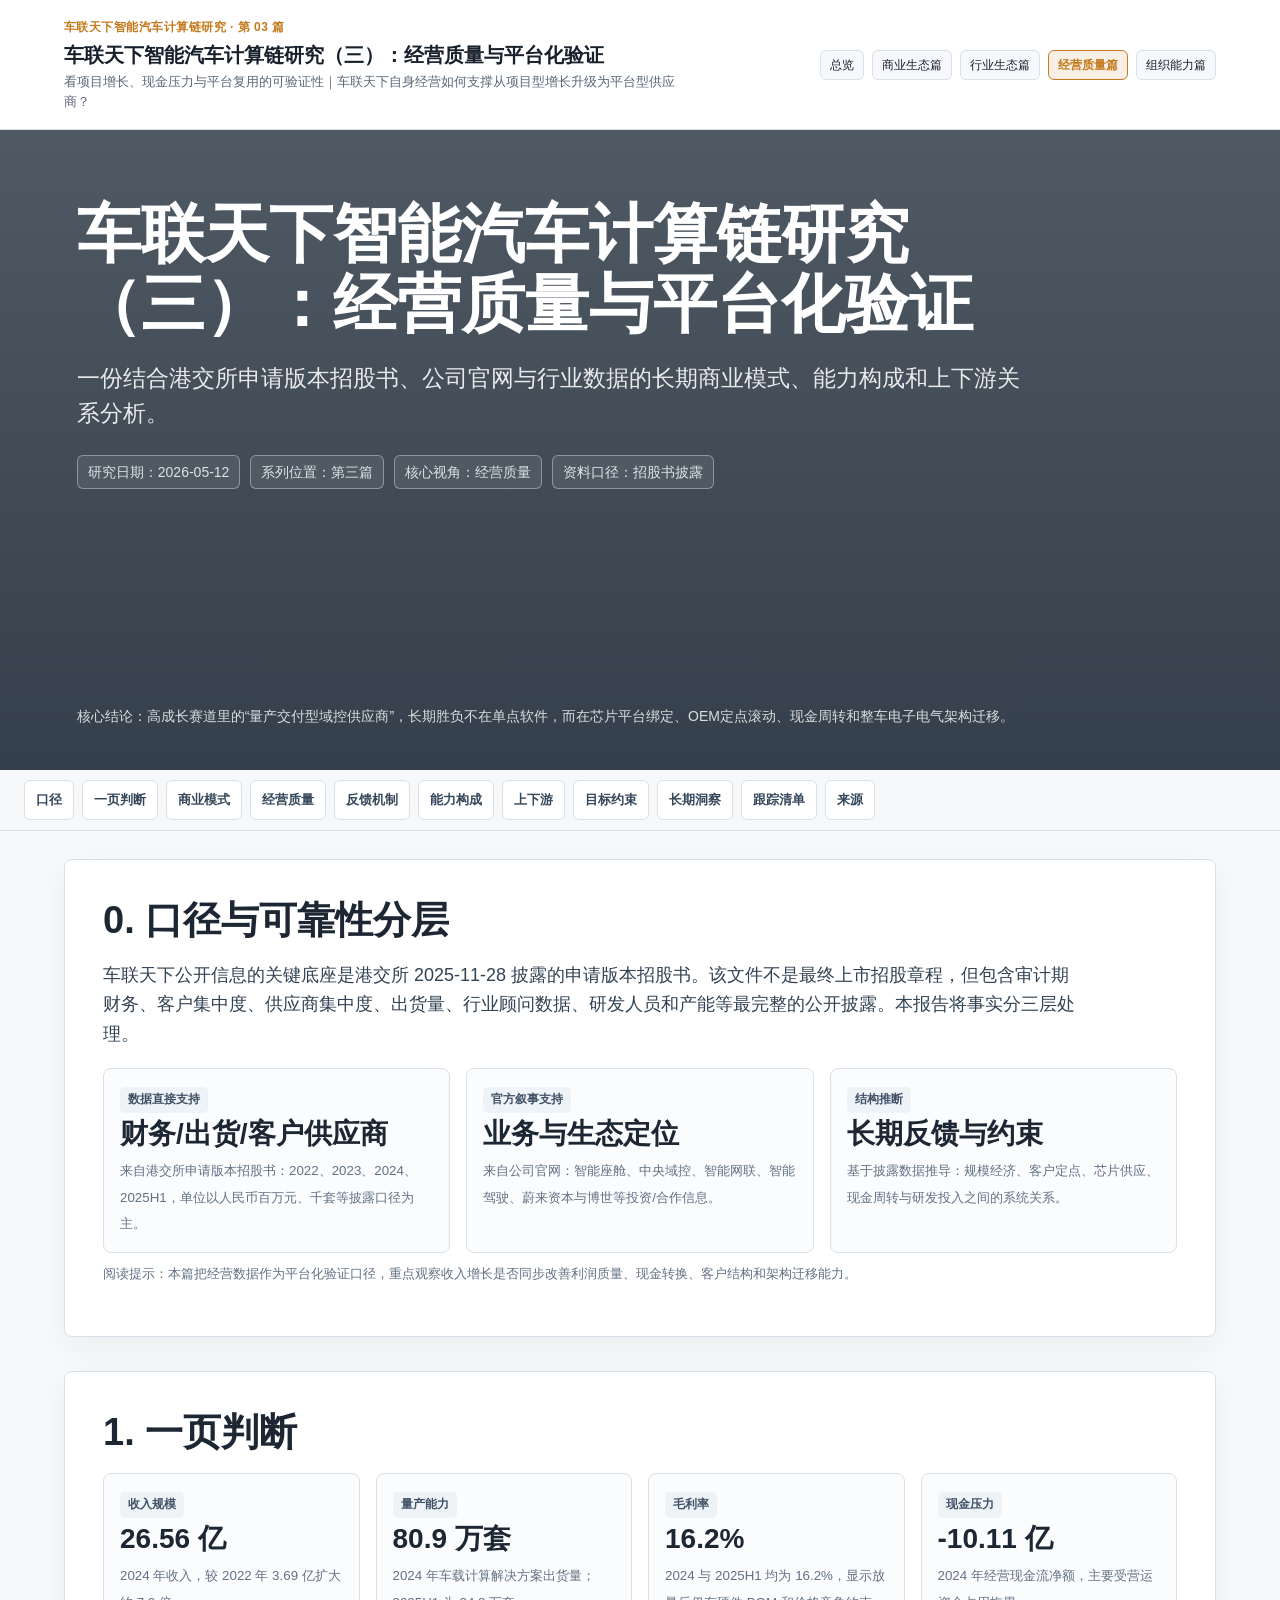
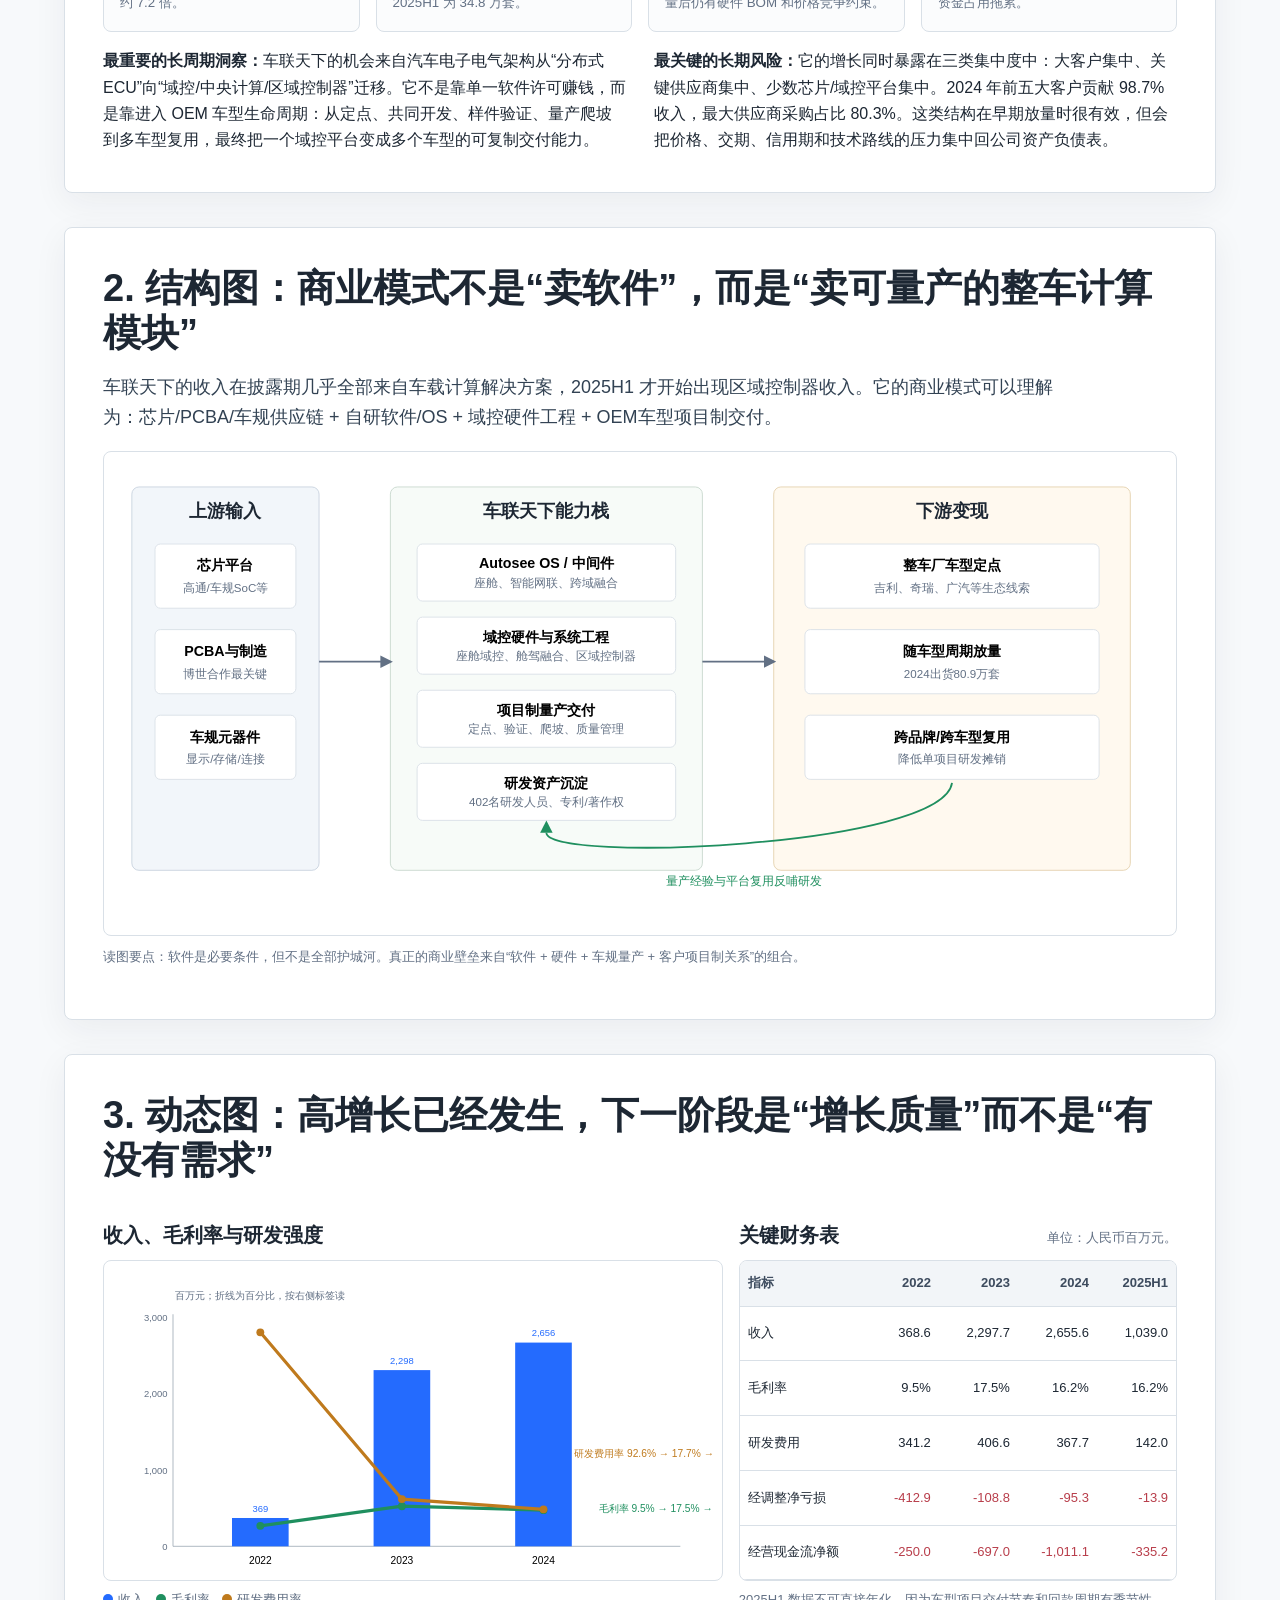
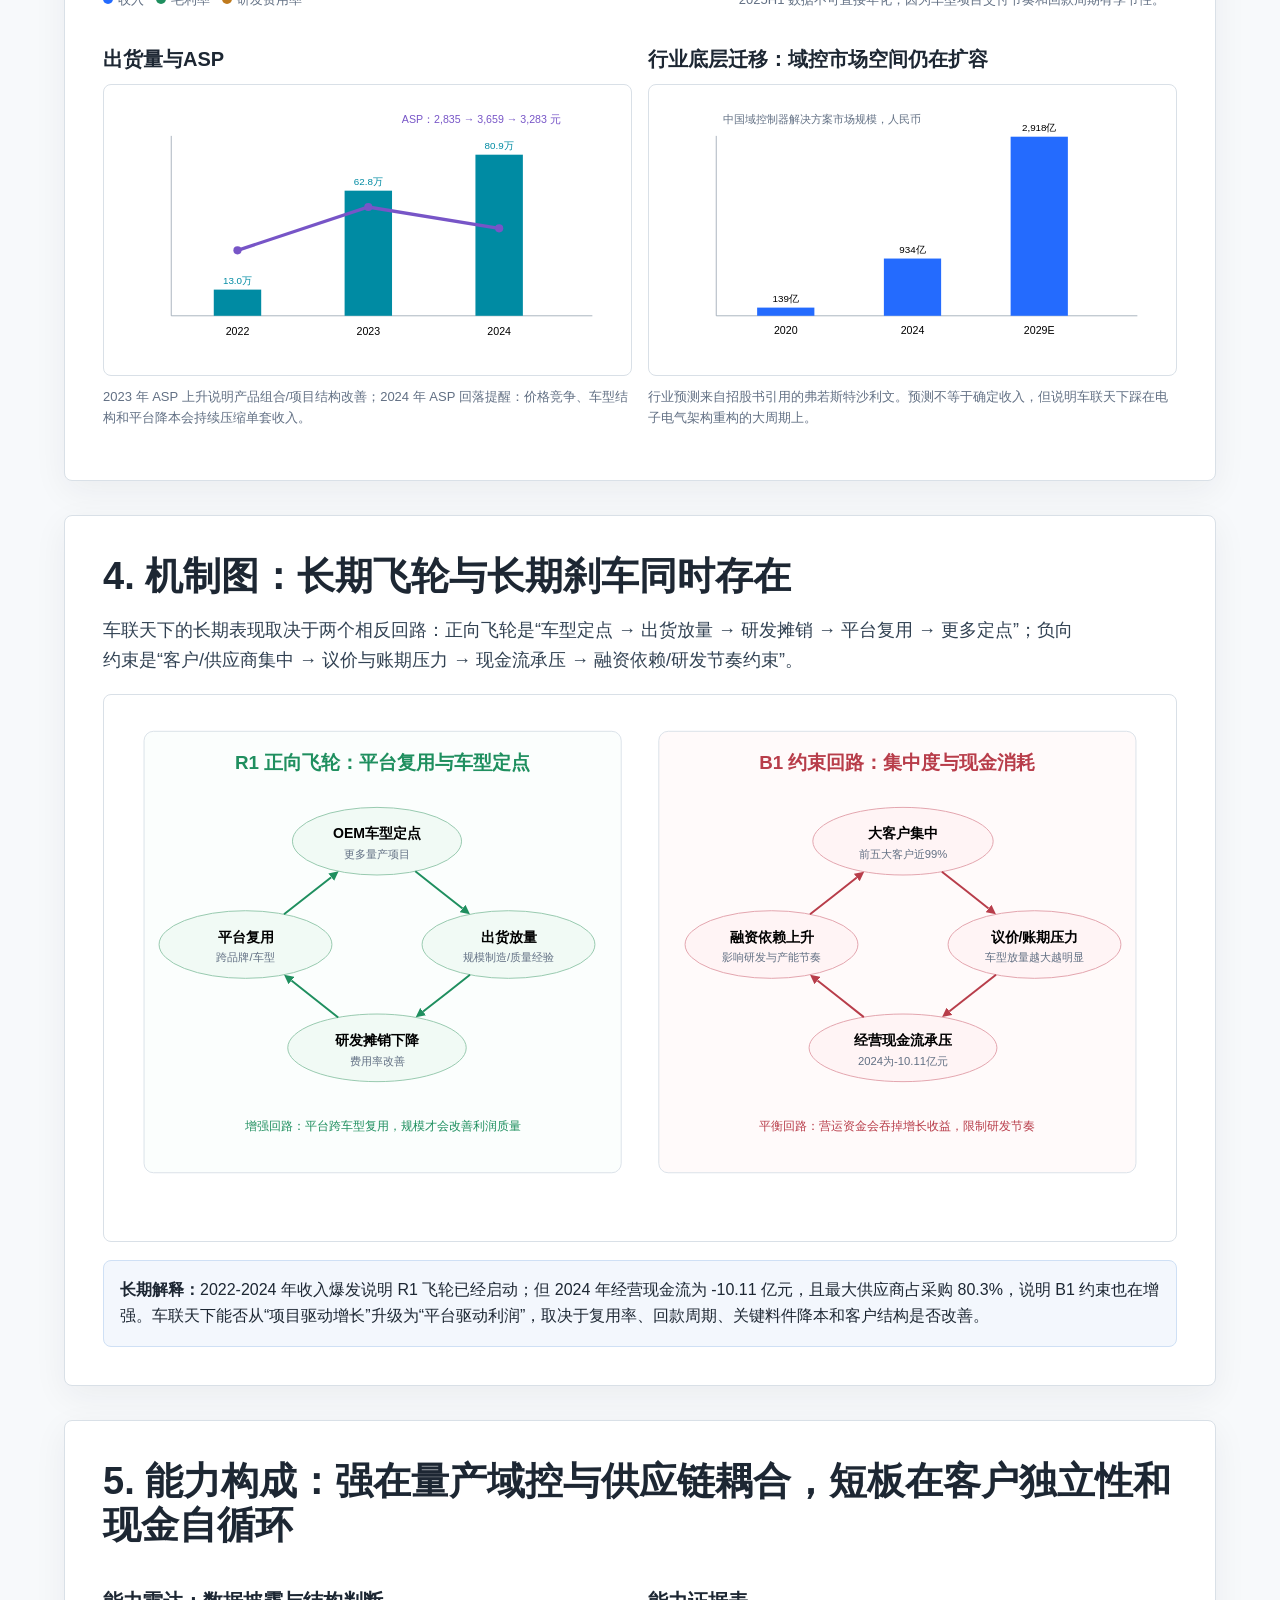
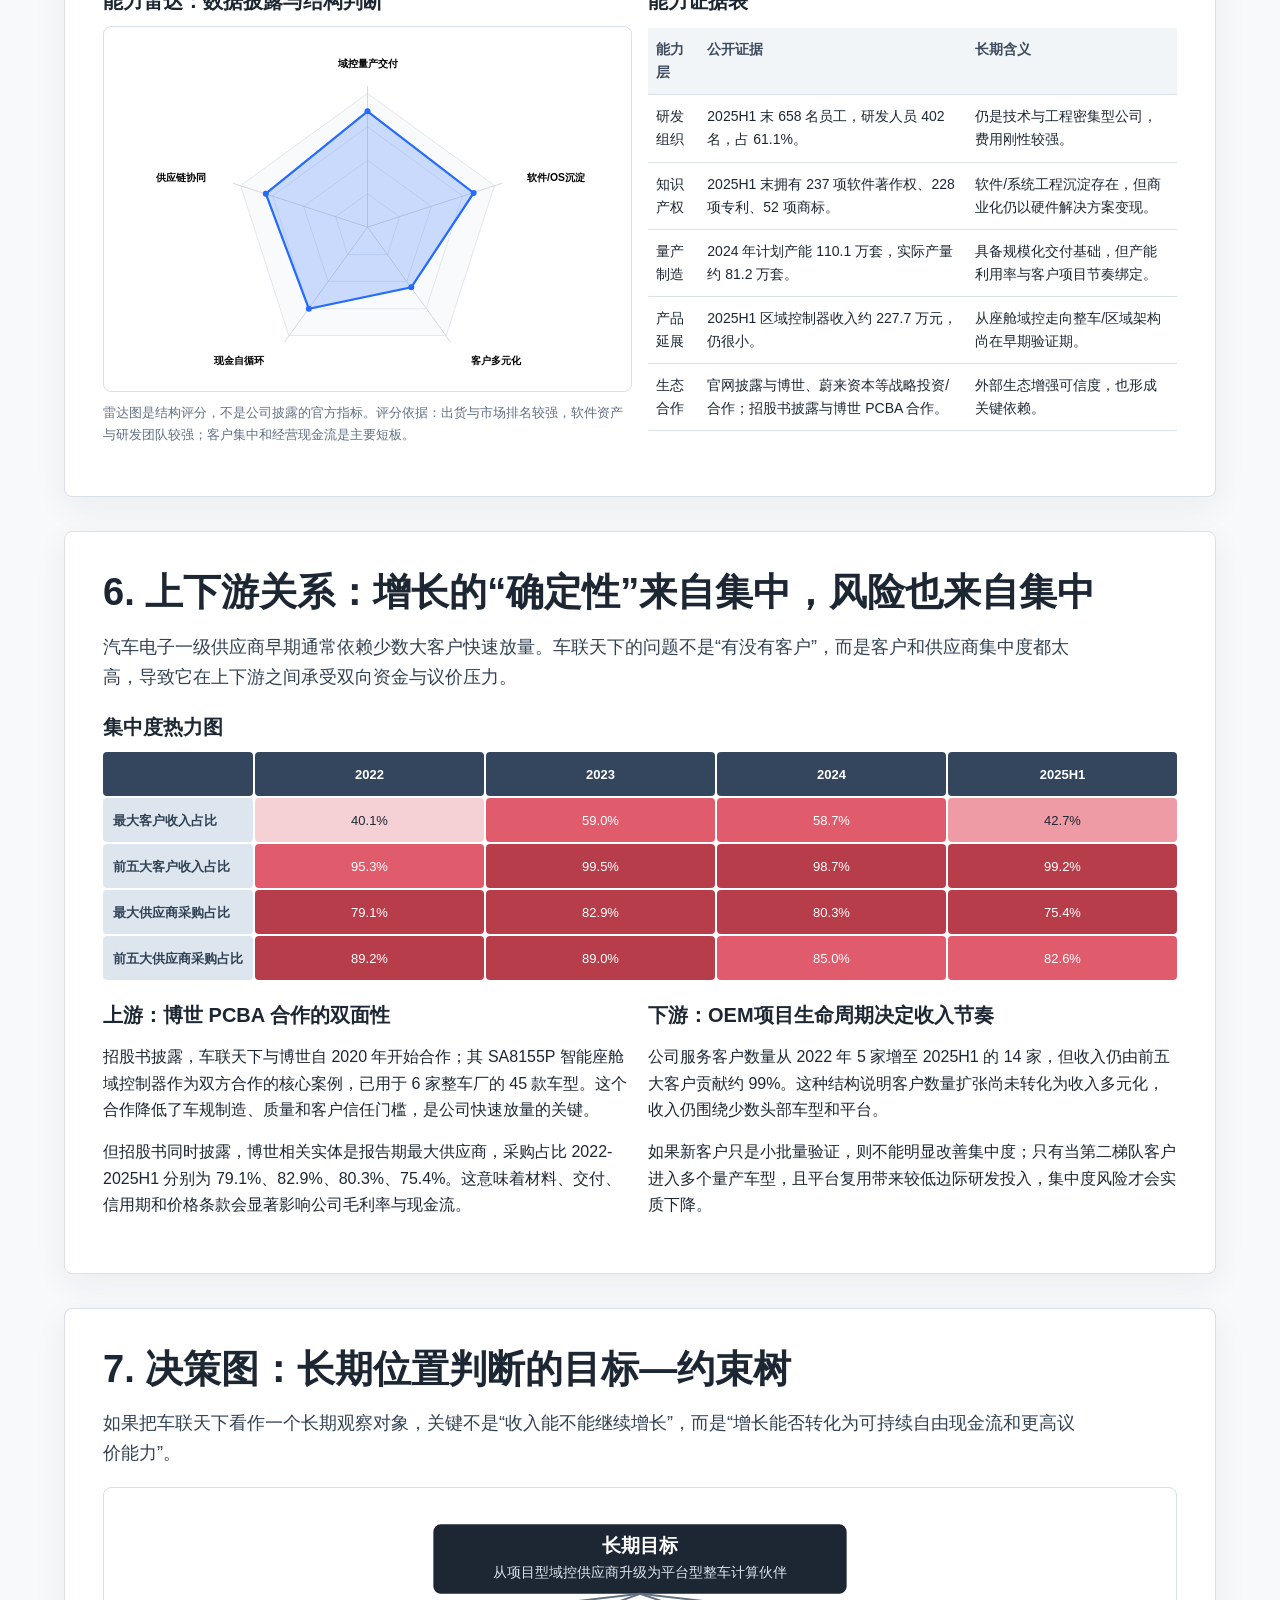
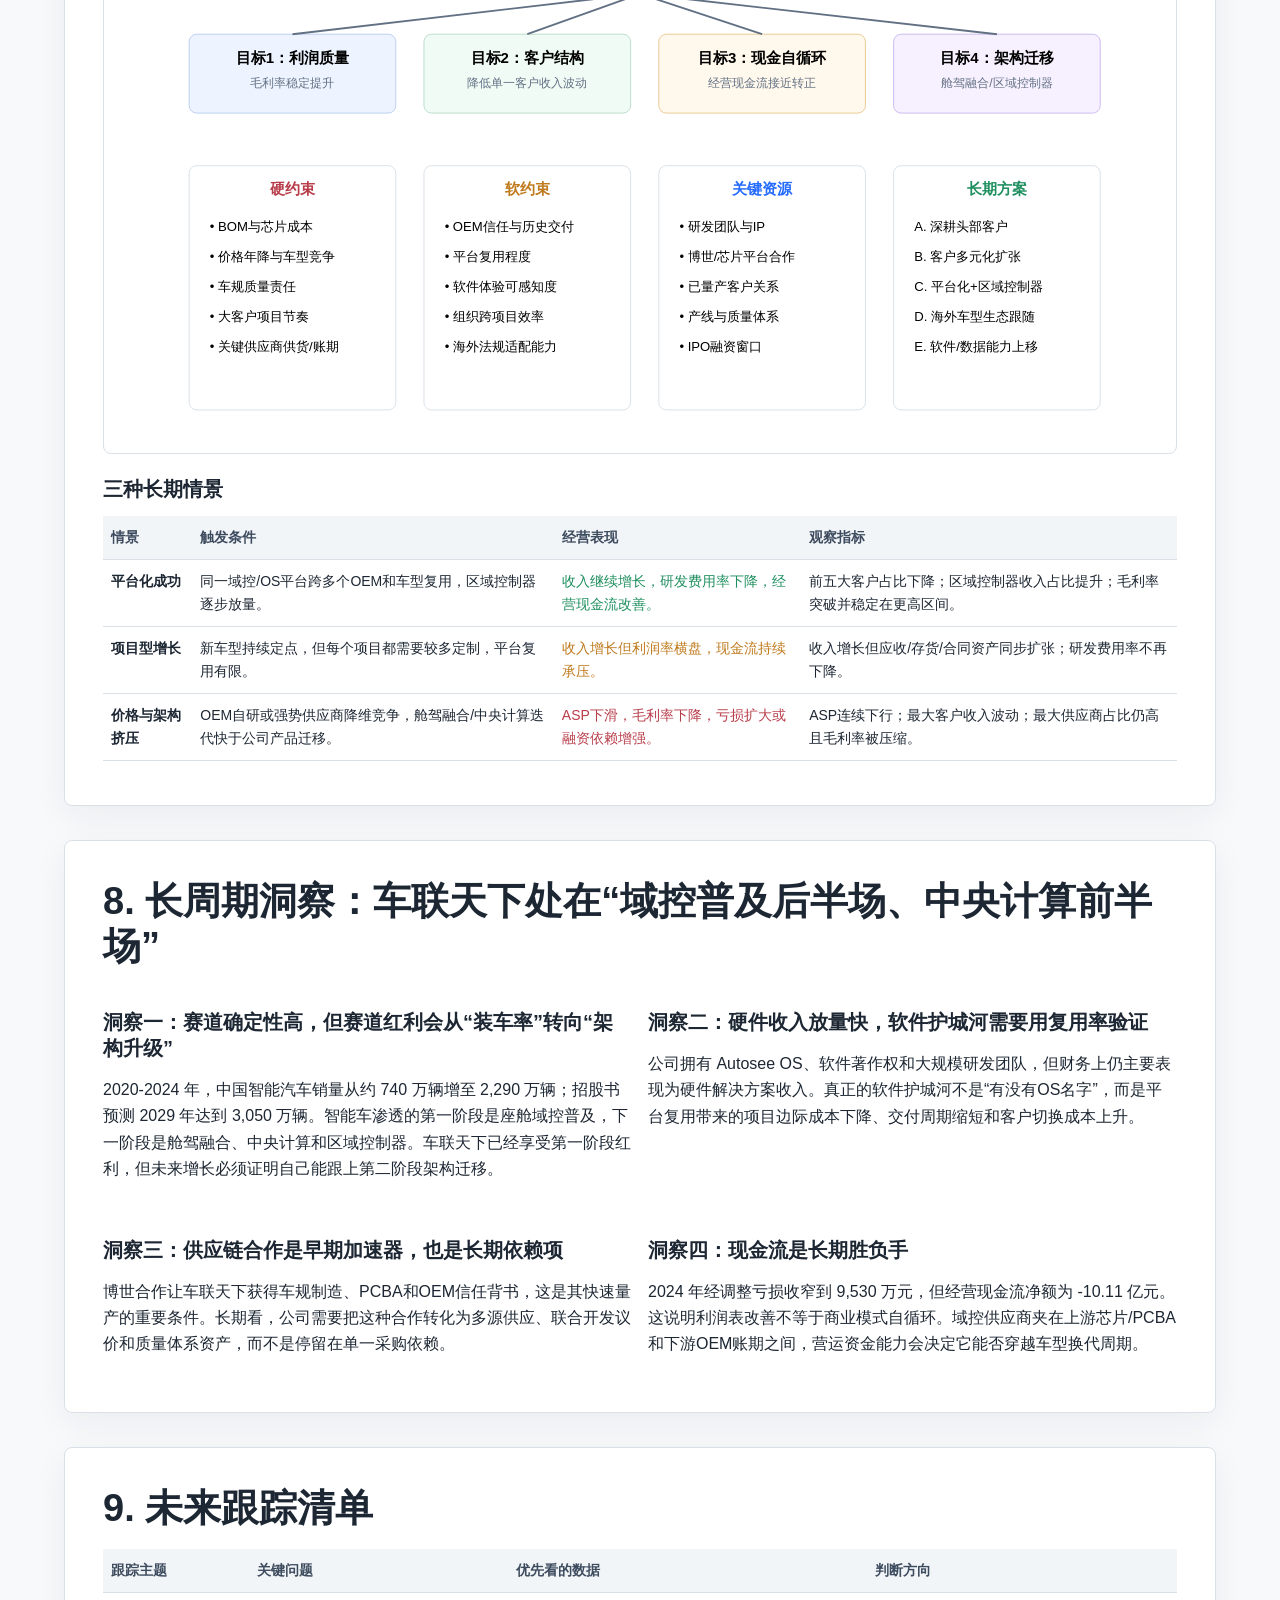
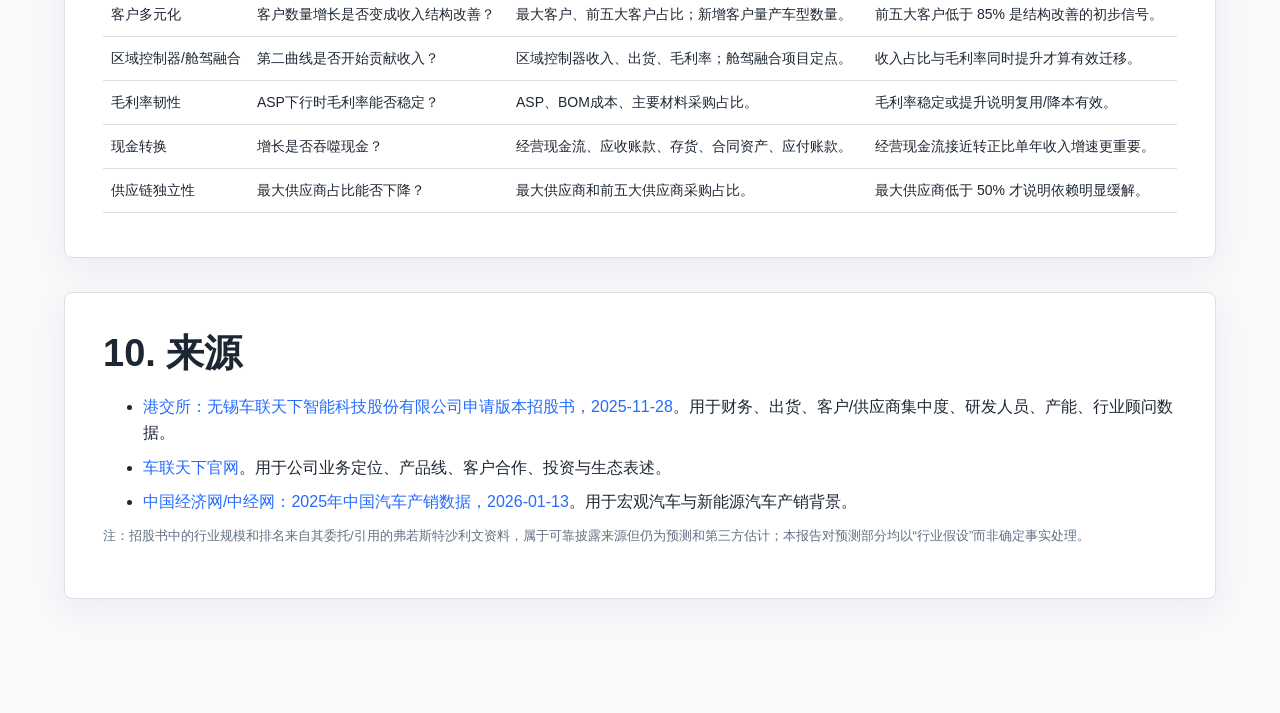
<file: autolink-integrated-series/reports/2026-05-16/carlink.html>
<!doctype html>
<html lang="zh-CN">
<head>
  <meta charset="utf-8" />
  <meta name="viewport" content="width=device-width, initial-scale=1" />
  <title>车联天下智能汽车计算链研究（三）：经营质量与平台化验证</title>
  <style>
    :root {
      --ink: #1d2733;
      --muted: #627084;
      --line: #d9e0e7;
      --paper: #f7f9fb;
      --white: #ffffff;
      --blue: #246bfe;
      --green: #1f8f5f;
      --amber: #bf7a1d;
      --red: #b83d4a;
      --purple: #7755c7;
      --cyan: #008ba3;
    }
    * { box-sizing: border-box; }
    body {
      margin: 0;
      color: var(--ink);
      background: var(--paper);
      font-family: -apple-system, BlinkMacSystemFont, "Segoe UI", "PingFang SC", "Hiragino Sans GB", "Microsoft YaHei", sans-serif;
      line-height: 1.65;
    }
    a { color: var(--blue); text-decoration: none; }
    a:hover { text-decoration: underline; }
    .hero {
      min-height: 82vh;
      padding: 64px max(28px, 6vw) 44px;
      color: white;
      background:
        linear-gradient(rgba(15, 28, 42, .72), rgba(15, 28, 42, .84)),
        url("https://www.auto-link.com.cn/storage/uploads/images/20241018/6711fb618fbce.jpg") center/cover no-repeat;
      display: flex;
      flex-direction: column;
      justify-content: space-between;
    }
    .hero h1 {
      margin: 0;
      max-width: 980px;
      font-size: clamp(42px, 7vw, 88px);
      line-height: 1.02;
      letter-spacing: 0;
      font-weight: 760;
    }
    .hero p {
      max-width: 860px;
      font-size: clamp(18px, 2.1vw, 27px);
      color: rgba(255,255,255,.88);
      margin: 22px 0 0;
    }
    .hero-meta {
      display: flex;
      flex-wrap: wrap;
      gap: 12px;
      margin-top: 34px;
      color: rgba(255,255,255,.82);
      font-size: 14px;
    }
    .pill {
      border: 1px solid rgba(255,255,255,.36);
      padding: 7px 10px;
      border-radius: 6px;
      background: rgba(255,255,255,.08);
    }
    main { padding: 28px max(24px, 5vw) 80px; }
    section {
      max-width: 1240px;
      margin: 0 auto 34px;
      background: var(--white);
      border: 1px solid var(--line);
      border-radius: 8px;
      padding: clamp(22px, 3vw, 38px);
      box-shadow: 0 10px 34px rgba(28, 39, 51, .06);
    }
    .plain {
      background: transparent;
      border: 0;
      box-shadow: none;
      padding-top: 10px;
      padding-bottom: 10px;
    }
    h2 {
      margin: 0 0 18px;
      font-size: clamp(24px, 3vw, 38px);
      line-height: 1.18;
      letter-spacing: 0;
    }
    h3 {
      margin: 22px 0 12px;
      font-size: 20px;
      line-height: 1.3;
      letter-spacing: 0;
    }
    .lead {
      font-size: 18px;
      color: #324253;
      max-width: 980px;
    }
    .grid {
      display: grid;
      grid-template-columns: repeat(12, 1fr);
      gap: 16px;
    }
    .span-3 { grid-column: span 3; }
    .span-4 { grid-column: span 4; }
    .span-5 { grid-column: span 5; }
    .span-6 { grid-column: span 6; }
    .span-7 { grid-column: span 7; }
    .span-8 { grid-column: span 8; }
    .span-12 { grid-column: span 12; }
    .metric {
      border: 1px solid var(--line);
      border-radius: 8px;
      padding: 16px;
      background: #fbfcfd;
      min-height: 142px;
    }
    .metric strong {
      display: block;
      font-size: 28px;
      line-height: 1.1;
      margin: 6px 0 8px;
      color: var(--ink);
    }
    .metric small { color: var(--muted); }
    .tag {
      display: inline-block;
      padding: 3px 8px;
      border-radius: 5px;
      background: #eef3f7;
      color: #425167;
      font-size: 12px;
      font-weight: 650;
    }
    .note {
      color: var(--muted);
      font-size: 13px;
      margin-top: 10px;
    }
    table {
      width: 100%;
      border-collapse: collapse;
      margin: 14px 0 6px;
      font-size: 14px;
    }
    th, td {
      border-bottom: 1px solid var(--line);
      padding: 10px 8px;
      text-align: left;
      vertical-align: top;
    }
    th {
      color: #3d4b5e;
      background: #f2f5f8;
      font-weight: 720;
    }
    .right { text-align: right; }
    .bad { color: var(--red); }
    .good { color: var(--green); }
    .warn { color: var(--amber); }
    .svgbox {
      width: 100%;
      overflow-x: auto;
      border: 1px solid var(--line);
      border-radius: 8px;
      background: #fff;
      padding: 10px;
    }
    svg {
      max-width: 100%;
      height: auto;
      display: block;
      font-family: inherit;
    }
    .legend {
      display: flex;
      flex-wrap: wrap;
      gap: 12px;
      align-items: center;
      margin-top: 8px;
      color: var(--muted);
      font-size: 13px;
    }
    .dot {
      width: 10px;
      height: 10px;
      border-radius: 50%;
      display: inline-block;
      margin-right: 5px;
    }
    .two-col {
      columns: 2 360px;
      column-gap: 28px;
    }
    .quote {
      border-left: 4px solid var(--blue);
      padding: 8px 0 8px 14px;
      color: #33465d;
      background: #f4f7fb;
      margin: 12px 0;
    }
    .heat {
      display: grid;
      grid-template-columns: 150px repeat(4, 1fr);
      gap: 2px;
      font-size: 13px;
      margin-top: 12px;
    }
    .heat div {
      padding: 10px;
      min-height: 44px;
      border-radius: 4px;
      background: #eef3f7;
      display: flex;
      align-items: center;
      justify-content: center;
      text-align: center;
    }
    .heat .head { background: #33465d; color: white; font-weight: 700; }
    .heat .label { justify-content: flex-start; color: #314255; font-weight: 700; background: #dde6ef; }
    .h1 { background: #f5d1d5 !important; }
    .h2 { background: #ef9ba5 !important; }
    .h3 { background: #e05c6d !important; color: white; }
    .h4 { background: #b83d4a !important; color: white; }
    .callout {
      border: 1px solid #cfe0f5;
      background: #f3f7fd;
      border-radius: 8px;
      padding: 16px;
    }
    .source-list li { margin-bottom: 8px; }
    @media (max-width: 900px) {
      .span-3, .span-4, .span-5, .span-6, .span-7, .span-8 { grid-column: span 12; }
      .heat { grid-template-columns: 120px repeat(4, minmax(90px, 1fr)); overflow-x: auto; }
      section { padding: 22px 16px; }
    }
    @media print {
      body { background: white; }
      .hero { min-height: auto; page-break-after: always; }
      section { box-shadow: none; break-inside: avoid; }
      a { color: inherit; }
    }
  


/* AUTOLINK_OPERATION_REFINED_CSS_START */
section {
  max-width: 1280px;
}
.hero-meta .pill {
  min-height: 34px;
  display: inline-flex;
  align-items: center;
}
.metric,
.callout,
td,
th {
  overflow-wrap: anywhere;
}
.operation-chart-grid {
  align-items: stretch;
}
.operation-capability-grid,
.operation-insight-grid {
  align-items: start;
}
.operation-panel {
  display: flex;
  flex-direction: column;
  min-height: 100%;
}
.operation-panel .svgbox {
  flex: 0 0 auto;
}
#judgment .two-col {
  display: grid;
  grid-template-columns: repeat(2, minmax(0, 1fr));
  column-gap: 28px;
  align-items: start;
}
#judgment .two-col p {
  margin: 16px 0 0;
}
.operation-table-heading {
  display: flex;
  align-items: flex-end;
  justify-content: space-between;
  gap: 16px;
  margin: 22px 0 12px;
}
.operation-table-heading h3 {
  margin: 0;
}
.operation-table-heading .note {
  margin: 0 0 0 auto;
  text-align: right;
}
.operation-table-box {
  flex: 1 1 auto;
  min-height: 0;
  padding: 0;
  overflow: hidden;
}
.operation-table-note {
  margin-top: 8px;
}
.operation-table-box table {
  width: 100%;
  height: 100%;
  margin: 0;
  min-width: 0;
  table-layout: fixed;
  font-size: 13px;
}
.operation-table-box th,
.operation-table-box td {
  padding: 12px 8px;
  line-height: 1.55;
  vertical-align: middle;
}
.operation-table-box th:first-child,
.operation-table-box td:first-child {
  width: 120px;
  white-space: nowrap;
  overflow-wrap: normal;
  word-break: normal;
}
#feedback .callout {
  margin-top: 18px;
}
.operation-radar-box {
  display: flex;
  flex-direction: column;
  justify-content: flex-start;
}
.operation-radar-compact {
  max-height: 390px;
}
.operation-watchlist th:first-child,
.operation-watchlist td:first-child {
  width: 132px;
  white-space: nowrap;
}
.operation-sources {
  margin-bottom: 0;
}
@media (max-width: 900px) {
  #judgment .two-col {
    grid-template-columns: 1fr;
  }
  .operation-table-box table {
    min-width: 720px;
  }
  .operation-table-box {
    overflow: auto;
  }
}
/* AUTOLINK_OPERATION_REFINED_CSS_END */













































/* AUTOLINK_SERIES_CSS_START */
.autolink-series-frame {
  --series-ink: #17202b;
  --series-muted: #5b6877;
  --series-line: #d8e0e8;
  --series-paper: #f6f8fb;
  --series-white: #ffffff;
  --series-accent: #255fd5;
  color: var(--series-ink);
  background: var(--series-white);
  border-bottom: 1px solid var(--series-line);
  padding: 18px max(22px, 5vw);
  font-family: -apple-system, BlinkMacSystemFont, "Segoe UI", "PingFang SC", "Hiragino Sans GB", "Microsoft YaHei", Arial, sans-serif;
}
.autolink-series-inner {
  max-width: 1240px;
  margin: 0 auto;
  display: grid;
  grid-template-columns: minmax(0, 1.1fr) minmax(280px, .9fr);
  gap: 18px;
  align-items: center;
}
.autolink-series-kicker {
  color: var(--series-accent);
  font-size: 12px;
  font-weight: 850;
  letter-spacing: .04em;
}
.autolink-series-title {
  margin-top: 5px;
  font-size: 20px;
  line-height: 1.28;
  font-weight: 850;
}
.autolink-series-subtitle {
  margin-top: 4px;
  color: var(--series-muted);
  font-size: 13px;
  line-height: 1.5;
}
.autolink-series-links {
  display: flex;
  flex-wrap: wrap;
  gap: 8px;
  justify-content: flex-end;
}
.autolink-series-links a {
  border: 1px solid var(--series-line);
  border-radius: 6px;
  background: var(--series-paper);
  color: var(--series-ink);
  padding: 7px 9px;
  font-size: 12px;
  line-height: 1.2;
  text-decoration: none;
}
.autolink-series-links a.is-current {
  border-color: var(--series-accent);
  background: color-mix(in srgb, var(--series-accent) 12%, white);
  color: var(--series-accent);
  font-weight: 800;
}
body main > section,
body .content {
  max-width: 1280px !important;
}
body > header.hero {
  min-height: 640px !important;
  padding: 70px max(28px, 6vw) 42px !important;
  display: flex !important;
  flex-direction: column !important;
  justify-content: flex-start !important;
  gap: 32px !important;
}
body > header.hero > .hero-inner,
body > header.hero > div:first-child {
  max-width: 1240px !important;
  width: 100% !important;
  margin: 0 auto !important;
  display: flex !important;
  flex-direction: column !important;
}
body > header.hero h1 {
  order: 1;
  margin: 0 !important;
  max-width: 1060px !important;
  font-size: clamp(38px, 5vw, 66px) !important;
  line-height: 1.08 !important;
  letter-spacing: 0 !important;
  font-weight: 850 !important;
}
body > header.hero p {
  order: 2;
  max-width: 960px !important;
  margin: 22px 0 0 !important;
  font-size: clamp(17px, 1.8vw, 23px) !important;
  line-height: 1.52 !important;
}
body > header.hero .hero-meta {
  order: 3;
  gap: 10px !important;
  margin-top: 24px !important;
}
body > header.hero .hero-grid {
  order: 4;
  max-width: 1240px !important;
  width: 100% !important;
  margin: 42px auto 0 !important;
}
body > header.hero > .hero-meta {
  max-width: 1240px !important;
  width: 100% !important;
  margin: auto auto 0 !important;
}
body > header.hero .pill,
body > header.hero .hero-pill {
  border-radius: 6px !important;
  padding: 7px 10px !important;
  line-height: 1.35 !important;
}
@media (max-width: 860px) {
  .autolink-series-inner { grid-template-columns: 1fr; }
  .autolink-series-links { justify-content: flex-start; }
  body > header.hero { min-height: auto !important; padding: 50px 18px 34px !important; }
}
/* AUTOLINK_SERIES_CSS_END */

/* AUTOLINK_STICKY_NAV_CSS_START */
.sticky-nav {
  position: sticky;
  top: 0;
  z-index: 20;
  background: rgba(247,248,250,.92);
  backdrop-filter: blur(12px);
  border-bottom: 1px solid var(--line);
}
.nav-inner {
  max-width: 1280px;
  margin: 0 auto;
  display: flex;
  gap: 8px;
  overflow-x: auto;
  padding: 10px 24px;
}
.nav-inner a {
  color: var(--slate, #35475b);
  background: #fff;
  border: 1px solid var(--line);
  border-radius: 6px;
  padding: 8px 11px;
  white-space: nowrap;
  font-size: 13px;
  font-weight: 730;
  text-decoration: none;
}
.nav-inner a:hover {
  text-decoration: none;
  border-color: var(--blue, #255fd5);
  color: var(--blue, #255fd5);
}
@media print {
  .sticky-nav { display: none; }
}
/* AUTOLINK_STICKY_NAV_CSS_END */
</style>
</head>
<body>
<!-- AUTOLINK_SERIES_START -->
<div class="autolink-series-frame" style="--series-accent:#c47a1c">
  <div class="autolink-series-inner">
    <div>
      <div class="autolink-series-kicker">车联天下智能汽车计算链研究 · 第 03 篇</div>
      <div class="autolink-series-title">车联天下智能汽车计算链研究（三）：经营质量与平台化验证</div>
      <div class="autolink-series-subtitle">看项目增长、现金压力与平台复用的可验证性｜车联天下自身经营如何支撑从项目型增长升级为平台型供应商？</div>
    </div>
    <nav class="autolink-series-links" aria-label="车联天下系列报告导航">
      <a class="" href="autolink_integrated_series/autolink_integrated_series.html">总览</a><a class="" href="autolink_business_ecosystem_report/autolink_business_ecosystem_report.html">商业生态篇</a><a class="" href="../2026-05-12/autolink_ecosystem_analysis/autolink_ecosystem_analysis.html">行业生态篇</a><a class="is-current" href="carlink.html">经营质量篇</a><a class="" href="../2026-05-15/hr_layout_comparison/hr_layout_comparison.html">组织能力篇</a>
    </nav>
  </div>
</div>
<!-- AUTOLINK_SERIES_END -->
























  <header class="hero">
    <div>
      <h1>车联天下智能汽车计算链研究（三）：经营质量与平台化验证</h1>
      <p>一份结合港交所申请版本招股书、公司官网与行业数据的长期商业模式、能力构成和上下游关系分析。</p>
      <div class="hero-meta">
        <span class="pill">研究日期：2026-05-12</span>
        <span class="pill">系列位置：第三篇</span>
        <span class="pill">核心视角：经营质量</span>
        <span class="pill">资料口径：招股书披露</span>
      </div>
    </div>
    <div class="hero-meta">
      <span>核心结论：高成长赛道里的“量产交付型域控供应商”，长期胜负不在单点软件，而在芯片平台绑定、OEM定点滚动、现金周转和整车电子电气架构迁移。</span>
    </div>
  </header>

<!-- AUTOLINK_STICKY_NAV_START -->
<nav class="sticky-nav" aria-label="报告导航">
  <div class="nav-inner">
    <a href="#scope">口径</a><a href="#judgment">一页判断</a><a href="#business-model">商业模式</a><a href="#operating-quality">经营质量</a><a href="#feedback">反馈机制</a><a href="#capability">能力构成</a><a href="#concentration">上下游</a><a href="#decision">目标约束</a><a href="#insight">长期洞察</a><a href="#watchlist">跟踪清单</a><a href="#sources">来源</a>
  </div>
</nav>
<!-- AUTOLINK_STICKY_NAV_END -->
























  <main>
    <section id="scope">
      <h2>0. 口径与可靠性分层</h2>
      <p class="lead">车联天下公开信息的关键底座是港交所 2025-11-28 披露的申请版本招股书。该文件不是最终上市招股章程，但包含审计期财务、客户集中度、供应商集中度、出货量、行业顾问数据、研发人员和产能等最完整的公开披露。本报告将事实分三层处理。</p>
      <div class="grid">
        <div class="metric span-4">
          <span class="tag">数据直接支持</span>
          <strong>财务/出货/客户供应商</strong>
          <small>来自港交所申请版本招股书：2022、2023、2024、2025H1，单位以人民币百万元、千套等披露口径为主。</small>
        </div>
        <div class="metric span-4">
          <span class="tag">官方叙事支持</span>
          <strong>业务与生态定位</strong>
          <small>来自公司官网：智能座舱、中央域控、智能网联、智能驾驶、蔚来资本与博世等投资/合作信息。</small>
        </div>
        <div class="metric span-4">
          <span class="tag">结构推断</span>
          <strong>长期反馈与约束</strong>
          <small>基于披露数据推导：规模经济、客户定点、芯片供应、现金周转与研发投入之间的系统关系。</small>
        </div>
      </div>
      <p class="note">阅读提示：本篇把经营数据作为平台化验证口径，重点观察收入增长是否同步改善利润质量、现金转换、客户结构和架构迁移能力。</p>
    </section>

    <section id="judgment">
      <h2>1. 一页判断</h2>
      <div class="grid">
        <div class="metric span-3">
          <span class="tag">收入规模</span>
          <strong>26.56 亿</strong>
          <small>2024 年收入，较 2022 年 3.69 亿扩大约 7.2 倍。</small>
        </div>
        <div class="metric span-3">
          <span class="tag">量产能力</span>
          <strong>80.9 万套</strong>
          <small>2024 年车载计算解决方案出货量；2025H1 为 34.8 万套。</small>
        </div>
        <div class="metric span-3">
          <span class="tag">毛利率</span>
          <strong>16.2%</strong>
          <small>2024 与 2025H1 均为 16.2%，显示放量后仍有硬件 BOM 和价格竞争约束。</small>
        </div>
        <div class="metric span-3">
          <span class="tag">现金压力</span>
          <strong>-10.11 亿</strong>
          <small>2024 年经营现金流净额，主要受营运资金占用拖累。</small>
        </div>
      </div>
      <div class="two-col">
        <p><b>最重要的长周期洞察：</b>车联天下的机会来自汽车电子电气架构从“分布式 ECU”向“域控/中央计算/区域控制器”迁移。它不是靠单一软件许可赚钱，而是靠进入 OEM 车型生命周期：从定点、共同开发、样件验证、量产爬坡到多车型复用，最终把一个域控平台变成多个车型的可复制交付能力。</p>
        <p><b>最关键的长期风险：</b>它的增长同时暴露在三类集中度中：大客户集中、关键供应商集中、少数芯片/域控平台集中。2024 年前五大客户贡献 98.7% 收入，最大供应商采购占比 80.3%。这类结构在早期放量时很有效，但会把价格、交期、信用期和技术路线的压力集中回公司资产负债表。</p>
      </div>
    </section>

    <section id="business-model">
      <h2>2. 结构图：商业模式不是“卖软件”，而是“卖可量产的整车计算模块”</h2>
      <p class="lead">车联天下的收入在披露期几乎全部来自车载计算解决方案，2025H1 才开始出现区域控制器收入。它的商业模式可以理解为：芯片/PCBA/车规供应链 + 自研软件/OS + 域控硬件工程 + OEM车型项目制交付。</p>
      <div class="svgbox">
        <svg viewBox="0 0 1180 520" role="img" aria-label="车联天下商业模式结构图">
          <defs>
            <marker id="arrow" viewBox="0 0 10 10" refX="8" refY="5" markerWidth="7" markerHeight="7" orient="auto-start-reverse">
              <path d="M 0 0 L 10 5 L 0 10 z" fill="#627084"></path>
            </marker>

            <marker id="arrowReturn" viewBox="0 0 10 10" refX="0" refY="5" markerWidth="14" markerHeight="14" orient="auto" markerUnits="userSpaceOnUse">
              <path d="M 0 0 L 10 5 L 0 10 z" fill="#1f8f5f"></path>
            </marker>
          </defs>
          <rect x="20" y="28" width="210" height="430" rx="8" fill="#f2f6fa" stroke="#c8d3df"/>
          <text x="125" y="62" text-anchor="middle" font-size="20" font-weight="700" fill="#1d2733">上游输入</text>
          <rect x="46" y="92" width="158" height="72" rx="6" fill="#fff" stroke="#d9e0e7"/>
          <text x="125" y="121" text-anchor="middle" font-size="16" font-weight="700">芯片平台</text>
          <text x="125" y="146" text-anchor="middle" font-size="13" fill="#627084">高通/车规SoC等</text>
          <rect x="46" y="188" width="158" height="72" rx="6" fill="#fff" stroke="#d9e0e7"/>
          <text x="125" y="218" text-anchor="middle" font-size="16" font-weight="700">PCBA与制造</text>
          <text x="125" y="242" text-anchor="middle" font-size="13" fill="#627084">博世合作最关键</text>
          <rect x="46" y="284" width="158" height="72" rx="6" fill="#fff" stroke="#d9e0e7"/>
          <text x="125" y="314" text-anchor="middle" font-size="16" font-weight="700">车规元器件</text>
          <text x="125" y="338" text-anchor="middle" font-size="13" fill="#627084">显示/存储/连接</text>

          <rect x="310" y="28" width="350" height="430" rx="8" fill="#f7fbf8" stroke="#c8d8ce"/>
          <text x="485" y="62" text-anchor="middle" font-size="20" font-weight="700" fill="#1d2733">车联天下能力栈</text>
          <rect x="340" y="92" width="290" height="64" rx="6" fill="#fff" stroke="#d9e0e7"/>
          <text x="485" y="119" text-anchor="middle" font-size="16" font-weight="700">Autosee OS / 中间件</text>
          <text x="485" y="140" text-anchor="middle" font-size="13" fill="#627084">座舱、智能网联、跨域融合</text>
          <rect x="340" y="174" width="290" height="64" rx="6" fill="#fff" stroke="#d9e0e7"/>
          <text x="485" y="202" text-anchor="middle" font-size="16" font-weight="700">域控硬件与系统工程</text>
          <text x="485" y="222" text-anchor="middle" font-size="13" fill="#627084">座舱域控、舱驾融合、区域控制器</text>
          <rect x="340" y="256" width="290" height="64" rx="6" fill="#fff" stroke="#d9e0e7"/>
          <text x="485" y="284" text-anchor="middle" font-size="16" font-weight="700">项目制量产交付</text>
          <text x="485" y="304" text-anchor="middle" font-size="13" fill="#627084">定点、验证、爬坡、质量管理</text>
          <rect x="340" y="338" width="290" height="64" rx="6" fill="#fff" stroke="#d9e0e7"/>
          <text x="485" y="366" text-anchor="middle" font-size="16" font-weight="700">研发资产沉淀</text>
          <text x="485" y="386" text-anchor="middle" font-size="13" fill="#627084">402名研发人员、专利/著作权</text>

          <rect x="740" y="28" width="400" height="430" rx="8" fill="#fff9ef" stroke="#e4d1ad"/>
          <text x="940" y="62" text-anchor="middle" font-size="20" font-weight="700" fill="#1d2733">下游变现</text>
          <rect x="775" y="92" width="330" height="72" rx="6" fill="#fff" stroke="#d9e0e7"/>
          <text x="940" y="121" text-anchor="middle" font-size="16" font-weight="700">整车厂车型定点</text>
          <text x="940" y="146" text-anchor="middle" font-size="13" fill="#627084">吉利、奇瑞、广汽等生态线索</text>
          <rect x="775" y="188" width="330" height="72" rx="6" fill="#fff" stroke="#d9e0e7"/>
          <text x="940" y="218" text-anchor="middle" font-size="16" font-weight="700">随车型周期放量</text>
          <text x="940" y="242" text-anchor="middle" font-size="13" fill="#627084">2024出货80.9万套</text>
          <rect x="775" y="284" width="330" height="72" rx="6" fill="#fff" stroke="#d9e0e7"/>
          <text x="940" y="314" text-anchor="middle" font-size="16" font-weight="700">跨品牌/跨车型复用</text>
          <text x="940" y="338" text-anchor="middle" font-size="13" fill="#627084">降低单项目研发摊销</text>

          <line x1="230" y1="224" x2="310" y2="224" stroke="#627084" stroke-width="2" marker-end="url(#arrow)"/>
          <line x1="660" y1="224" x2="740" y2="224" stroke="#627084" stroke-width="2" marker-end="url(#arrow)"/>
          <path d="M 940 360 C 930 432, 485 450, 485 416" fill="none" stroke="#1f8f5f" stroke-width="2" marker-end="url(#arrowReturn)"/>
          <text x="707" y="475" text-anchor="middle" font-size="14" fill="#1f8f5f">量产经验与平台复用反哺研发</text>
        </svg>
      </div>
      <p class="note">读图要点：软件是必要条件，但不是全部护城河。真正的商业壁垒来自“软件 + 硬件 + 车规量产 + 客户项目制关系”的组合。</p>
    </section>

    <section id="operating-quality">
      <h2>3. 动态图：高增长已经发生，下一阶段是“增长质量”而不是“有没有需求”</h2>
      <div class="grid operation-chart-grid">
        <div class="span-7 operation-panel">
          <h3>收入、毛利率与研发强度</h3>
          <div class="svgbox">
            <svg viewBox="0 0 760 380" aria-label="收入、毛利率与研发强度">
              <line x1="75" y1="350" x2="720" y2="350" stroke="#9aa6b2"/>
              <line x1="75" y1="55" x2="75" y2="350" stroke="#9aa6b2"/>
              <text x="68" y="355" text-anchor="end" font-size="12" fill="#627084">0</text>
              <text x="68" y="258" text-anchor="end" font-size="12" fill="#627084">1,000</text>
              <text x="68" y="160" text-anchor="end" font-size="12" fill="#627084">2,000</text>
              <text x="68" y="63" text-anchor="end" font-size="12" fill="#627084">3,000</text>
              <text x="78" y="35" font-size="13" fill="#627084">百万元；折线为百分比，按右侧标签读</text>
              <rect x="150" y="314" width="72" height="36" fill="#246bfe"/>
              <rect x="330" y="126" width="72" height="224" fill="#246bfe"/>
              <rect x="510" y="91" width="72" height="259" fill="#246bfe"/>
              <text x="186" y="372" text-anchor="middle" font-size="13">2022</text>
              <text x="366" y="372" text-anchor="middle" font-size="13">2023</text>
              <text x="546" y="372" text-anchor="middle" font-size="13">2024</text>
              <text x="186" y="306" text-anchor="middle" font-size="12" fill="#246bfe">369</text>
              <text x="366" y="118" text-anchor="middle" font-size="12" fill="#246bfe">2,298</text>
              <text x="546" y="83" text-anchor="middle" font-size="12" fill="#246bfe">2,656</text>
              <polyline points="186,324 366,299 546,304" fill="none" stroke="#1f8f5f" stroke-width="4"/>
              <circle cx="186" cy="324" r="5" fill="#1f8f5f"/>
              <circle cx="366" cy="299" r="5" fill="#1f8f5f"/>
              <circle cx="546" cy="304" r="5" fill="#1f8f5f"/>
              <text x="616" y="307" font-size="13" fill="#1f8f5f">毛利率 9.5% → 17.5% → 16.2%</text>
              <polyline points="186,78 366,290 546,303" fill="none" stroke="#bf7a1d" stroke-width="4"/>
              <circle cx="186" cy="78" r="5" fill="#bf7a1d"/>
              <circle cx="366" cy="290" r="5" fill="#bf7a1d"/>
              <circle cx="546" cy="303" r="5" fill="#bf7a1d"/>
              <text x="585" y="236" font-size="13" fill="#bf7a1d">研发费用率 92.6% → 17.7% → 13.8%</text>
            </svg>
          </div>
          <div class="legend">
            <span><i class="dot" style="background:var(--blue)"></i>收入</span>
            <span><i class="dot" style="background:var(--green)"></i>毛利率</span>
            <span><i class="dot" style="background:var(--amber)"></i>研发费用率</span>
          </div>
        </div>
        <div class="span-5 operation-panel">
          <div class="operation-table-heading">
            <h3>关键财务表</h3>
            <p class="note operation-table-unit">单位：人民币百万元。</p>
          </div>
          <div class="svgbox operation-table-box">
          <table>
            <thead>
              <tr><th>指标</th><th class="right">2022</th><th class="right">2023</th><th class="right">2024</th><th class="right">2025H1</th></tr>
            </thead>
            <tbody>
              <tr><td>收入</td><td class="right">368.6</td><td class="right">2,297.7</td><td class="right">2,655.6</td><td class="right">1,039.0</td></tr>
              <tr><td>毛利率</td><td class="right">9.5%</td><td class="right">17.5%</td><td class="right">16.2%</td><td class="right">16.2%</td></tr>
              <tr><td>研发费用</td><td class="right">341.2</td><td class="right">406.6</td><td class="right">367.7</td><td class="right">142.0</td></tr>
              <tr><td>经调整净亏损</td><td class="right bad">-412.9</td><td class="right bad">-108.8</td><td class="right bad">-95.3</td><td class="right bad">-13.9</td></tr>
              <tr><td>经营现金流净额</td><td class="right bad">-250.0</td><td class="right bad">-697.0</td><td class="right bad">-1,011.1</td><td class="right bad">-335.2</td></tr>
            </tbody>
          </table>
          </div>
          <p class="note operation-table-note">2025H1 数据不可直接年化，因为车型项目交付节奏和回款周期有季节性。</p>
        </div>
      </div>
      <div class="grid">
        <div class="span-6">
          <h3>出货量与ASP</h3>
          <div class="svgbox">
            <svg viewBox="0 0 620 330" aria-label="出货量与ASP">
              <line x1="70" y1="270" x2="585" y2="270" stroke="#9aa6b2"/>
              <line x1="70" y1="50" x2="70" y2="270" stroke="#9aa6b2"/>
              <rect x="122" y="238" width="58" height="32" fill="#008ba3"/>
              <rect x="282" y="117" width="58" height="153" fill="#008ba3"/>
              <rect x="442" y="73" width="58" height="197" fill="#008ba3"/>
              <text x="151" y="293" text-anchor="middle" font-size="13">2022</text>
              <text x="311" y="293" text-anchor="middle" font-size="13">2023</text>
              <text x="471" y="293" text-anchor="middle" font-size="13">2024</text>
              <text x="151" y="231" text-anchor="middle" font-size="12" fill="#008ba3">13.0万</text>
              <text x="311" y="110" text-anchor="middle" font-size="12" fill="#008ba3">62.8万</text>
              <text x="471" y="66" text-anchor="middle" font-size="12" fill="#008ba3">80.9万</text>
              <polyline points="151,190 311,137 471,163" fill="none" stroke="#7755c7" stroke-width="4"/>
              <circle cx="151" cy="190" r="5" fill="#7755c7"/>
              <circle cx="311" cy="137" r="5" fill="#7755c7"/>
              <circle cx="471" cy="163" r="5" fill="#7755c7"/>
              <text x="352" y="34" font-size="13" fill="#7755c7">ASP：2,835 → 3,659 → 3,283 元</text>
            </svg>
          </div>
          <p class="note">2023 年 ASP 上升说明产品组合/项目结构改善；2024 年 ASP 回落提醒：价格竞争、车型结构和平台降本会持续压缩单套收入。</p>
        </div>
        <div class="span-6">
          <h3>行业底层迁移：域控市场空间仍在扩容</h3>
          <div class="svgbox">
            <svg viewBox="0 0 620 330" aria-label="中国域控制器市场规模">
              <line x1="70" y1="270" x2="585" y2="270" stroke="#9aa6b2"/>
              <line x1="70" y1="50" x2="70" y2="270" stroke="#9aa6b2"/>
              <rect x="120" y="260" width="70" height="10" fill="#246bfe"/>
              <rect x="275" y="200" width="70" height="70" fill="#246bfe"/>
              <rect x="430" y="51" width="70" height="219" fill="#246bfe"/>
              <text x="155" y="292" text-anchor="middle" font-size="13">2020</text>
              <text x="310" y="292" text-anchor="middle" font-size="13">2024</text>
              <text x="465" y="292" text-anchor="middle" font-size="13">2029E</text>
              <text x="155" y="253" text-anchor="middle" font-size="12">139亿</text>
              <text x="310" y="193" text-anchor="middle" font-size="12">934亿</text>
              <text x="465" y="44" text-anchor="middle" font-size="12">2,918亿</text>
              <text x="78" y="34" font-size="13" fill="#627084">中国域控制器解决方案市场规模，人民币</text>
            </svg>
          </div>
          <p class="note">行业预测来自招股书引用的弗若斯特沙利文。预测不等于确定收入，但说明车联天下踩在电子电气架构重构的大周期上。</p>
        </div>
      </div>
    </section>

    <section id="feedback">
      <h2>4. 机制图：长期飞轮与长期刹车同时存在</h2>
      <p class="lead">车联天下的长期表现取决于两个相反回路：正向飞轮是“车型定点 → 出货放量 → 研发摊销 → 平台复用 → 更多定点”；负向约束是“客户/供应商集中 → 议价与账期压力 → 现金流承压 → 融资依赖/研发节奏约束”。</p>
      <div class="svgbox">
        
        
        
        
        
        
        
        
        
        
        
        
        
        
        
        
        
        
        
        
        <svg viewBox="0 0 1120 560" aria-label="车联天下长期反馈机制图">
          <defs>

            <marker id="arr2Green" viewBox="0 0 10 10" refX="0" refY="5" markerWidth="10" markerHeight="10" orient="auto" markerUnits="userSpaceOnUse">
              <path d="M 0 0 L 10 5 L 0 10 z" fill="#1f8f5f"></path>
            </marker>
            <marker id="arr2Red" viewBox="0 0 10 10" refX="0" refY="5" markerWidth="10" markerHeight="10" orient="auto" markerUnits="userSpaceOnUse">
              <path d="M 0 0 L 10 5 L 0 10 z" fill="#b83d4a"></path>
            </marker>
          </defs>
          <rect x="32" y="28" width="508" height="470" rx="10" fill="#fbfefd" stroke="#d9e1e8"/>
          <rect x="580" y="28" width="508" height="470" rx="10" fill="#fffafa" stroke="#d9e1e8"/>
          <text x="286" y="68" text-anchor="middle" font-size="20" font-weight="760" fill="#1f8f5f">R1 正向飞轮：平台复用与车型定点</text>
          <text x="834" y="68" text-anchor="middle" font-size="20" font-weight="760" fill="#b83d4a">B1 约束回路：集中度与现金消耗</text>

          <ellipse cx="280" cy="145" rx="90" ry="36" fill="#f1faf5" stroke="#93c7ab"/>
          <text x="280" y="142" text-anchor="middle" font-size="15" font-weight="700">OEM车型定点</text>
          <text x="280" y="163" text-anchor="middle" font-size="12" fill="#627084">更多量产项目</text>
          <ellipse cx="420" cy="255" rx="92" ry="36" fill="#f1faf5" stroke="#93c7ab"/>
          <text x="420" y="252" text-anchor="middle" font-size="15" font-weight="700">出货放量</text>
          <text x="420" y="273" text-anchor="middle" font-size="12" fill="#627084">规模制造/质量经验</text>
          <ellipse cx="280" cy="365" rx="95" ry="36" fill="#f1faf5" stroke="#93c7ab"/>
          <text x="280" y="362" text-anchor="middle" font-size="15" font-weight="700">研发摊销下降</text>
          <text x="280" y="383" text-anchor="middle" font-size="12" fill="#627084">费用率改善</text>
          <ellipse cx="140" cy="255" rx="92" ry="36" fill="#f1faf5" stroke="#93c7ab"/>
          <text x="140" y="252" text-anchor="middle" font-size="15" font-weight="700">平台复用</text>
          <text x="140" y="273" text-anchor="middle" font-size="12" fill="#627084">跨品牌/车型</text>
          <path d="M 320.8 177.1 C 348.4 198.7, 343.6 195.0, 371.1 216.6" fill="none" stroke="#1f8f5f" stroke-width="2.1" marker-end="url(#arr2Green)"/>
          <path d="M 379.0 287.2 C 351.5 308.8, 356.7 304.8, 329.1 326.4" fill="none" stroke="#1f8f5f" stroke-width="2.1" marker-end="url(#arr2Green)"/>
          <path d="M 238.7 332.6 C 211.2 311.0, 216.4 315.0, 188.9 293.4" fill="none" stroke="#1f8f5f" stroke-width="2.1" marker-end="url(#arr2Green)"/>
          <path d="M 181.0 222.8 C 208.5 201.2, 203.8 204.9, 231.3 183.3" fill="none" stroke="#1f8f5f" stroke-width="2.1" marker-end="url(#arr2Green)"/>
          <text x="286" y="452" text-anchor="middle" font-size="13" fill="#1f8f5f">增强回路：平台跨车型复用，规模才会改善利润质量</text>

          <ellipse cx="840" cy="145" rx="96" ry="36" fill="#fff4f5" stroke="#e2a0aa"/>
          <text x="840" y="142" text-anchor="middle" font-size="15" font-weight="700">大客户集中</text>
          <text x="840" y="163" text-anchor="middle" font-size="12" fill="#627084">前五大客户近99%</text>
          <ellipse cx="980" cy="255" rx="92" ry="36" fill="#fff4f5" stroke="#e2a0aa"/>
          <text x="980" y="252" text-anchor="middle" font-size="15" font-weight="700">议价/账期压力</text>
          <text x="980" y="273" text-anchor="middle" font-size="12" fill="#627084">车型放量越大越明显</text>
          <ellipse cx="840" cy="365" rx="100" ry="36" fill="#fff4f5" stroke="#e2a0aa"/>
          <text x="840" y="362" text-anchor="middle" font-size="15" font-weight="700">经营现金流承压</text>
          <text x="840" y="383" text-anchor="middle" font-size="12" fill="#627084">2024为-10.11亿元</text>
          <ellipse cx="700" cy="255" rx="92" ry="36" fill="#fff4f5" stroke="#e2a0aa"/>
          <text x="700" y="252" text-anchor="middle" font-size="15" font-weight="700">融资依赖上升</text>
          <text x="700" y="273" text-anchor="middle" font-size="12" fill="#627084">影响研发与产能节奏</text>
          <path d="M 881.4 177.5 C 908.9 199.1, 903.6 195.0, 931.1 216.6" fill="none" stroke="#b83d4a" stroke-width="2.1" marker-end="url(#arr2Red)"/>
          <path d="M 939.0 287.2 C 911.5 308.8, 917.0 304.5, 889.5 326.1" fill="none" stroke="#b83d4a" stroke-width="2.1" marker-end="url(#arr2Red)"/>
          <path d="M 798.3 332.3 C 770.8 310.6, 776.4 315.0, 748.9 293.4" fill="none" stroke="#b83d4a" stroke-width="2.1" marker-end="url(#arr2Red)"/>
          <path d="M 741.0 222.8 C 768.5 201.2, 763.3 205.3, 790.8 183.7" fill="none" stroke="#b83d4a" stroke-width="2.1" marker-end="url(#arr2Red)"/>
          <text x="834" y="452" text-anchor="middle" font-size="13" fill="#b83d4a">平衡回路：营运资金会吞掉增长收益，限制研发节奏</text>
        </svg>
      </div>
      <div class="callout">
        <b>长期解释：</b>2022-2024 年收入爆发说明 R1 飞轮已经启动；但 2024 年经营现金流为 -10.11 亿元，且最大供应商占采购 80.3%，说明 B1 约束也在增强。车联天下能否从“项目驱动增长”升级为“平台驱动利润”，取决于复用率、回款周期、关键料件降本和客户结构是否改善。
      </div>
    </section>

    <section id="capability">
      <h2>5. 能力构成：强在量产域控与供应链耦合，短板在客户独立性和现金自循环</h2>
      <div class="grid operation-capability-grid">
        <div class="span-6">
          <h3>能力雷达：数据披露与结构判断</h3>
          <div class="svgbox operation-radar-box">
            <svg viewBox="0 0 560 380" aria-label="能力雷达图" class="operation-radar-compact">
              <g transform="translate(280,210) scale(.82)">
                <polygon points="0,-180 171,-56 106,146 -106,146 -171,-56" fill="#f8fafc" stroke="#d9e0e7"/>
                <polygon points="0,-135 128,-42 79,110 -79,110 -128,-42" fill="none" stroke="#d9e0e7"/>
                <polygon points="0,-90 86,-28 53,73 -53,73 -86,-28" fill="none" stroke="#d9e0e7"/>
                <polygon points="0,-45 43,-14 27,37 -27,37 -43,-14" fill="none" stroke="#d9e0e7"/>
                <line x1="0" y1="0" x2="0" y2="-190" stroke="#c5ced8"/>
                <line x1="0" y1="0" x2="181" y2="-59" stroke="#c5ced8"/>
                <line x1="0" y1="0" x2="112" y2="155" stroke="#c5ced8"/>
                <line x1="0" y1="0" x2="-112" y2="155" stroke="#c5ced8"/>
                <line x1="0" y1="0" x2="-181" y2="-59" stroke="#c5ced8"/>
                <polygon points="0,-156 143,-46 59,81 -79,110 -137,-45" fill="rgba(36,107,254,.22)" stroke="#246bfe" stroke-width="3"/>
                <circle cx="0" cy="-156" r="4" fill="#246bfe"/>
                <circle cx="143" cy="-46" r="4" fill="#246bfe"/>
                <circle cx="59" cy="81" r="4" fill="#246bfe"/>
                <circle cx="-79" cy="110" r="4" fill="#246bfe"/>
                <circle cx="-137" cy="-45" r="4" fill="#246bfe"/>
                <text x="0" y="-216" text-anchor="middle" font-size="14" font-weight="700">域控量产交付</text>
                <text x="215" y="-62" text-anchor="start" font-size="14" font-weight="700">软件/OS沉淀</text>
                <text x="140" y="184" text-anchor="start" font-size="14" font-weight="700">客户多元化</text>
                <text x="-140" y="184" text-anchor="end" font-size="14" font-weight="700">现金自循环</text>
                <text x="-218" y="-62" text-anchor="end" font-size="14" font-weight="700">供应链协同</text>
              </g>
            </svg>
          </div>
          <p class="note">雷达图是结构评分，不是公司披露的官方指标。评分依据：出货与市场排名较强，软件资产与研发团队较强；客户集中和经营现金流是主要短板。</p>
        </div>
        <div class="span-6">
          <h3>能力证据表</h3>
          <table>
            <thead><tr><th>能力层</th><th>公开证据</th><th>长期含义</th></tr></thead>
            <tbody>
              <tr><td>研发组织</td><td>2025H1 末 658 名员工，研发人员 402 名，占 61.1%。</td><td>仍是技术与工程密集型公司，费用刚性较强。</td></tr>
              <tr><td>知识产权</td><td>2025H1 末拥有 237 项软件著作权、228 项专利、52 项商标。</td><td>软件/系统工程沉淀存在，但商业化仍以硬件解决方案变现。</td></tr>
              <tr><td>量产制造</td><td>2024 年计划产能 110.1 万套，实际产量约 81.2 万套。</td><td>具备规模化交付基础，但产能利用率与客户项目节奏绑定。</td></tr>
              <tr><td>产品延展</td><td>2025H1 区域控制器收入约 227.7 万元，仍很小。</td><td>从座舱域控走向整车/区域架构尚在早期验证期。</td></tr>
              <tr><td>生态合作</td><td>官网披露与博世、蔚来资本等战略投资/合作；招股书披露与博世 PCBA 合作。</td><td>外部生态增强可信度，也形成关键依赖。</td></tr>
            </tbody>
          </table>
        </div>
      </div>
    </section>

    <section id="concentration">
      <h2>6. 上下游关系：增长的“确定性”来自集中，风险也来自集中</h2>
      <p class="lead">汽车电子一级供应商早期通常依赖少数大客户快速放量。车联天下的问题不是“有没有客户”，而是客户和供应商集中度都太高，导致它在上下游之间承受双向资金与议价压力。</p>
      <h3>集中度热力图</h3>
      <div class="heat" aria-label="客户与供应商集中度">
        <div class="head"></div><div class="head">2022</div><div class="head">2023</div><div class="head">2024</div><div class="head">2025H1</div>
        <div class="label">最大客户收入占比</div><div class="h1">40.1%</div><div class="h3">59.0%</div><div class="h3">58.7%</div><div class="h2">42.7%</div>
        <div class="label">前五大客户收入占比</div><div class="h3">95.3%</div><div class="h4">99.5%</div><div class="h4">98.7%</div><div class="h4">99.2%</div>
        <div class="label">最大供应商采购占比</div><div class="h4">79.1%</div><div class="h4">82.9%</div><div class="h4">80.3%</div><div class="h4">75.4%</div>
        <div class="label">前五大供应商采购占比</div><div class="h4">89.2%</div><div class="h4">89.0%</div><div class="h3">85.0%</div><div class="h3">82.6%</div>
      </div>
      <div class="grid">
        <div class="span-6">
          <h3>上游：博世 PCBA 合作的双面性</h3>
          <p>招股书披露，车联天下与博世自 2020 年开始合作；其 SA8155P 智能座舱域控制器作为双方合作的核心案例，已用于 6 家整车厂的 45 款车型。这个合作降低了车规制造、质量和客户信任门槛，是公司快速放量的关键。</p>
          <p>但招股书同时披露，博世相关实体是报告期最大供应商，采购占比 2022-2025H1 分别为 79.1%、82.9%、80.3%、75.4%。这意味着材料、交付、信用期和价格条款会显著影响公司毛利率与现金流。</p>
        </div>
        <div class="span-6">
          <h3>下游：OEM项目生命周期决定收入节奏</h3>
          <p>公司服务客户数量从 2022 年 5 家增至 2025H1 的 14 家，但收入仍由前五大客户贡献约 99%。这种结构说明客户数量扩张尚未转化为收入多元化，收入仍围绕少数头部车型和平台。</p>
          <p>如果新客户只是小批量验证，则不能明显改善集中度；只有当第二梯队客户进入多个量产车型，且平台复用带来较低边际研发投入，集中度风险才会实质下降。</p>
        </div>
      </div>
    </section>

    <section id="decision">
      <h2>7. 决策图：长期位置判断的目标—约束树</h2>
      <p class="lead">如果把车联天下看作一个长期观察对象，关键不是“收入能不能继续增长”，而是“增长能否转化为可持续自由现金流和更高议价能力”。</p>
      <div class="svgbox">
        <svg viewBox="0 0 1120 580" aria-label="目标约束树">
          <defs>
            <marker id="arr3" viewBox="0 0 10 10" refX="10" refY="5" markerWidth="4.4" markerHeight="4.4" orient="auto">
              <path d="M 0 0 L 10 5 L 0 10 z" fill="#627084"></path>
            </marker>
          </defs>
          <rect x="340" y="28" width="440" height="74" rx="8" fill="#1d2733"/>
          <text x="560" y="58" text-anchor="middle" font-size="20" font-weight="760" fill="#fff">长期目标</text>
          <text x="560" y="84" text-anchor="middle" font-size="15" fill="#dce6f0">从项目型域控供应商升级为平台型整车计算伙伴</text>
                    <rect x="80" y="145" width="220" height="84" rx="8" fill="#edf4ff" stroke="#b9ccef"/>
          <text x="190" y="176" text-anchor="middle" font-size="16" font-weight="700">目标1：利润质量</text>
          <text x="190" y="201" text-anchor="middle" font-size="13" fill="#627084">毛利率稳定提升</text>
          <rect x="330" y="145" width="220" height="84" rx="8" fill="#f0fbf5" stroke="#b9dcc7"/>
          <text x="440" y="176" text-anchor="middle" font-size="16" font-weight="700">目标2：客户结构</text>
          <text x="440" y="201" text-anchor="middle" font-size="13" fill="#627084">降低单一客户收入波动</text>
          <rect x="580" y="145" width="220" height="84" rx="8" fill="#fff8ec" stroke="#e9c990"/>
          <text x="690" y="176" text-anchor="middle" font-size="16" font-weight="700">目标3：现金自循环</text>
          <text x="690" y="201" text-anchor="middle" font-size="13" fill="#627084">经营现金流接近转正</text>
          <rect x="830" y="145" width="220" height="84" rx="8" fill="#f7f1ff" stroke="#cab9ef"/>
          <text x="940" y="176" text-anchor="middle" font-size="16" font-weight="700">目标4：架构迁移</text>
          <text x="940" y="201" text-anchor="middle" font-size="13" fill="#627084">舱驾融合/区域控制器</text>

          <line x1="560" y1="102" x2="190" y2="145" stroke="#627084" stroke-width="2"/>
          <line x1="560" y1="102" x2="440" y2="145" stroke="#627084" stroke-width="2"/>
          <line x1="560" y1="102" x2="690" y2="145" stroke="#627084" stroke-width="2"/>
          <line x1="560" y1="102" x2="940" y2="145" stroke="#627084" stroke-width="2"/>

          <rect x="80" y="285" width="220" height="260" rx="8" fill="#fff" stroke="#d9e0e7"/>
          <text x="190" y="315" text-anchor="middle" font-size="16" font-weight="700" fill="#b83d4a">硬约束</text>
          <text x="102" y="354" font-size="14">• BOM与芯片成本</text>
          <text x="102" y="386" font-size="14">• 价格年降与车型竞争</text>
          <text x="102" y="418" font-size="14">• 车规质量责任</text>
          <text x="102" y="450" font-size="14">• 大客户项目节奏</text>
          <text x="102" y="482" font-size="14">• 关键供应商供货/账期</text>

          <rect x="330" y="285" width="220" height="260" rx="8" fill="#fff" stroke="#d9e0e7"/>
          <text x="440" y="315" text-anchor="middle" font-size="16" font-weight="700" fill="#bf7a1d">软约束</text>
          <text x="352" y="354" font-size="14">• OEM信任与历史交付</text>
          <text x="352" y="386" font-size="14">• 平台复用程度</text>
          <text x="352" y="418" font-size="14">• 软件体验可感知度</text>
          <text x="352" y="450" font-size="14">• 组织跨项目效率</text>
          <text x="352" y="482" font-size="14">• 海外法规适配能力</text>

          <rect x="580" y="285" width="220" height="260" rx="8" fill="#fff" stroke="#d9e0e7"/>
          <text x="690" y="315" text-anchor="middle" font-size="16" font-weight="700" fill="#246bfe">关键资源</text>
          <text x="602" y="354" font-size="14">• 研发团队与IP</text>
          <text x="602" y="386" font-size="14">• 博世/芯片平台合作</text>
          <text x="602" y="418" font-size="14">• 已量产客户关系</text>
          <text x="602" y="450" font-size="14">• 产线与质量体系</text>
          <text x="602" y="482" font-size="14">• IPO融资窗口</text>

          <rect x="830" y="285" width="220" height="260" rx="8" fill="#fff" stroke="#d9e0e7"/>
          <text x="940" y="315" text-anchor="middle" font-size="16" font-weight="700" fill="#1f8f5f">长期方案</text>
          <text x="852" y="354" font-size="14">A. 深耕头部客户</text>
          <text x="852" y="386" font-size="14">B. 客户多元化扩张</text>
          <text x="852" y="418" font-size="14">C. 平台化+区域控制器</text>
          <text x="852" y="450" font-size="14">D. 海外车型生态跟随</text>
          <text x="852" y="482" font-size="14">E. 软件/数据能力上移</text>
        </svg>
      </div>
      <h3>三种长期情景</h3>
      <table>
        <thead><tr><th>情景</th><th>触发条件</th><th>经营表现</th><th>观察指标</th></tr></thead>
        <tbody>
          <tr><td><b>平台化成功</b></td><td>同一域控/OS平台跨多个OEM和车型复用，区域控制器逐步放量。</td><td class="good">收入继续增长，研发费用率下降，经营现金流改善。</td><td>前五大客户占比下降；区域控制器收入占比提升；毛利率突破并稳定在更高区间。</td></tr>
          <tr><td><b>项目型增长</b></td><td>新车型持续定点，但每个项目都需要较多定制，平台复用有限。</td><td class="warn">收入增长但利润率横盘，现金流持续承压。</td><td>收入增长但应收/存货/合同资产同步扩张；研发费用率不再下降。</td></tr>
          <tr><td><b>价格与架构挤压</b></td><td>OEM自研或强势供应商降维竞争，舱驾融合/中央计算迭代快于公司产品迁移。</td><td class="bad">ASP下滑，毛利率下降，亏损扩大或融资依赖增强。</td><td>ASP连续下行；最大客户收入波动；最大供应商占比仍高且毛利率被压缩。</td></tr>
        </tbody>
      </table>
    </section>

    <section id="insight">
      <h2>8. 长周期洞察：车联天下处在“域控普及后半场、中央计算前半场”</h2>
      <div class="grid operation-insight-grid">
        <div class="span-6">
          <h3>洞察一：赛道确定性高，但赛道红利会从“装车率”转向“架构升级”</h3>
          <p>2020-2024 年，中国智能汽车销量从约 740 万辆增至 2,290 万辆；招股书预测 2029 年达到 3,050 万辆。智能车渗透的第一阶段是座舱域控普及，下一阶段是舱驾融合、中央计算和区域控制器。车联天下已经享受第一阶段红利，但未来增长必须证明自己能跟上第二阶段架构迁移。</p>
        </div>
        <div class="span-6">
          <h3>洞察二：硬件收入放量快，软件护城河需要用复用率验证</h3>
          <p>公司拥有 Autosee OS、软件著作权和大规模研发团队，但财务上仍主要表现为硬件解决方案收入。真正的软件护城河不是“有没有OS名字”，而是平台复用带来的项目边际成本下降、交付周期缩短和客户切换成本上升。</p>
        </div>
        <div class="span-6">
          <h3>洞察三：供应链合作是早期加速器，也是长期依赖项</h3>
          <p>博世合作让车联天下获得车规制造、PCBA和OEM信任背书，这是其快速量产的重要条件。长期看，公司需要把这种合作转化为多源供应、联合开发议价和质量体系资产，而不是停留在单一采购依赖。</p>
        </div>
        <div class="span-6">
          <h3>洞察四：现金流是长期胜负手</h3>
          <p>2024 年经调整亏损收窄到 9,530 万元，但经营现金流净额为 -10.11 亿元。这说明利润表改善不等于商业模式自循环。域控供应商夹在上游芯片/PCBA和下游OEM账期之间，营运资金能力会决定它能否穿越车型换代周期。</p>
        </div>
      </div>
    </section>

    <section id="watchlist">
      <h2>9. 未来跟踪清单</h2>
      <table class="operation-watchlist">
        <thead><tr><th>跟踪主题</th><th>关键问题</th><th>优先看的数据</th><th>判断方向</th></tr></thead>
        <tbody>
          <tr><td>客户多元化</td><td>客户数量增长是否变成收入结构改善？</td><td>最大客户、前五大客户占比；新增客户量产车型数量。</td><td>前五大客户低于 85% 是结构改善的初步信号。</td></tr>
          <tr><td>区域控制器/舱驾融合</td><td>第二曲线是否开始贡献收入？</td><td>区域控制器收入、出货、毛利率；舱驾融合项目定点。</td><td>收入占比与毛利率同时提升才算有效迁移。</td></tr>
          <tr><td>毛利率韧性</td><td>ASP下行时毛利率能否稳定？</td><td>ASP、BOM成本、主要材料采购占比。</td><td>毛利率稳定或提升说明复用/降本有效。</td></tr>
          <tr><td>现金转换</td><td>增长是否吞噬现金？</td><td>经营现金流、应收账款、存货、合同资产、应付账款。</td><td>经营现金流接近转正比单年收入增速更重要。</td></tr>
          <tr><td>供应链独立性</td><td>最大供应商占比能否下降？</td><td>最大供应商和前五大供应商采购占比。</td><td>最大供应商低于 50% 才说明依赖明显缓解。</td></tr>
        </tbody>
      </table>
    </section>

    <section id="sources">
      <h2>10. 来源</h2>
      <ul class="source-list operation-sources">
        <li><a href="https://www.hkexnews.hk/app/sehk/2025/107906/documents/sehk25112803068_c.pdf">港交所：无锡车联天下智能科技股份有限公司申请版本招股书，2025-11-28</a>。用于财务、出货、客户/供应商集中度、研发人员、产能、行业顾问数据。</li>
        <li><a href="https://www.auto-link.com.cn/">车联天下官网</a>。用于公司业务定位、产品线、客户合作、投资与生态表述。</li>
        <li><a href="https://www.eco.gov.cn/news_info/64238.html">中国经济网/中经网：2025年中国汽车产销数据，2026-01-13</a>。用于宏观汽车与新能源汽车产销背景。</li>
      </ul>
      <p class="note">注：招股书中的行业规模和排名来自其委托/引用的弗若斯特沙利文资料，属于可靠披露来源但仍为预测和第三方估计；本报告对预测部分均以“行业假设”而非确定事实处理。</p>
    </section>
  </main>
<script>
/* AUTOLINK_OPERATION_TABLE_SYNC_START */
(() => {
  const syncOperationFinancialTable = () => {
    const grid = document.querySelector("#operating-quality .operation-chart-grid");
    if (!grid) return;
    const chartBox = grid.querySelector(".span-7.operation-panel > .svgbox");
    const tableBox = grid.querySelector(".operation-table-box");
    if (!chartBox || !tableBox) return;
    tableBox.style.minHeight = `${Math.round(chartBox.getBoundingClientRect().height)}px`;
  };
  const scheduleSync = () => requestAnimationFrame(syncOperationFinancialTable);
  window.addEventListener("load", scheduleSync);
  window.addEventListener("resize", scheduleSync);
  document.addEventListener("DOMContentLoaded", scheduleSync);
  scheduleSync();
})();
/* AUTOLINK_OPERATION_TABLE_SYNC_END */
</script>
</body>
</html>
</file>
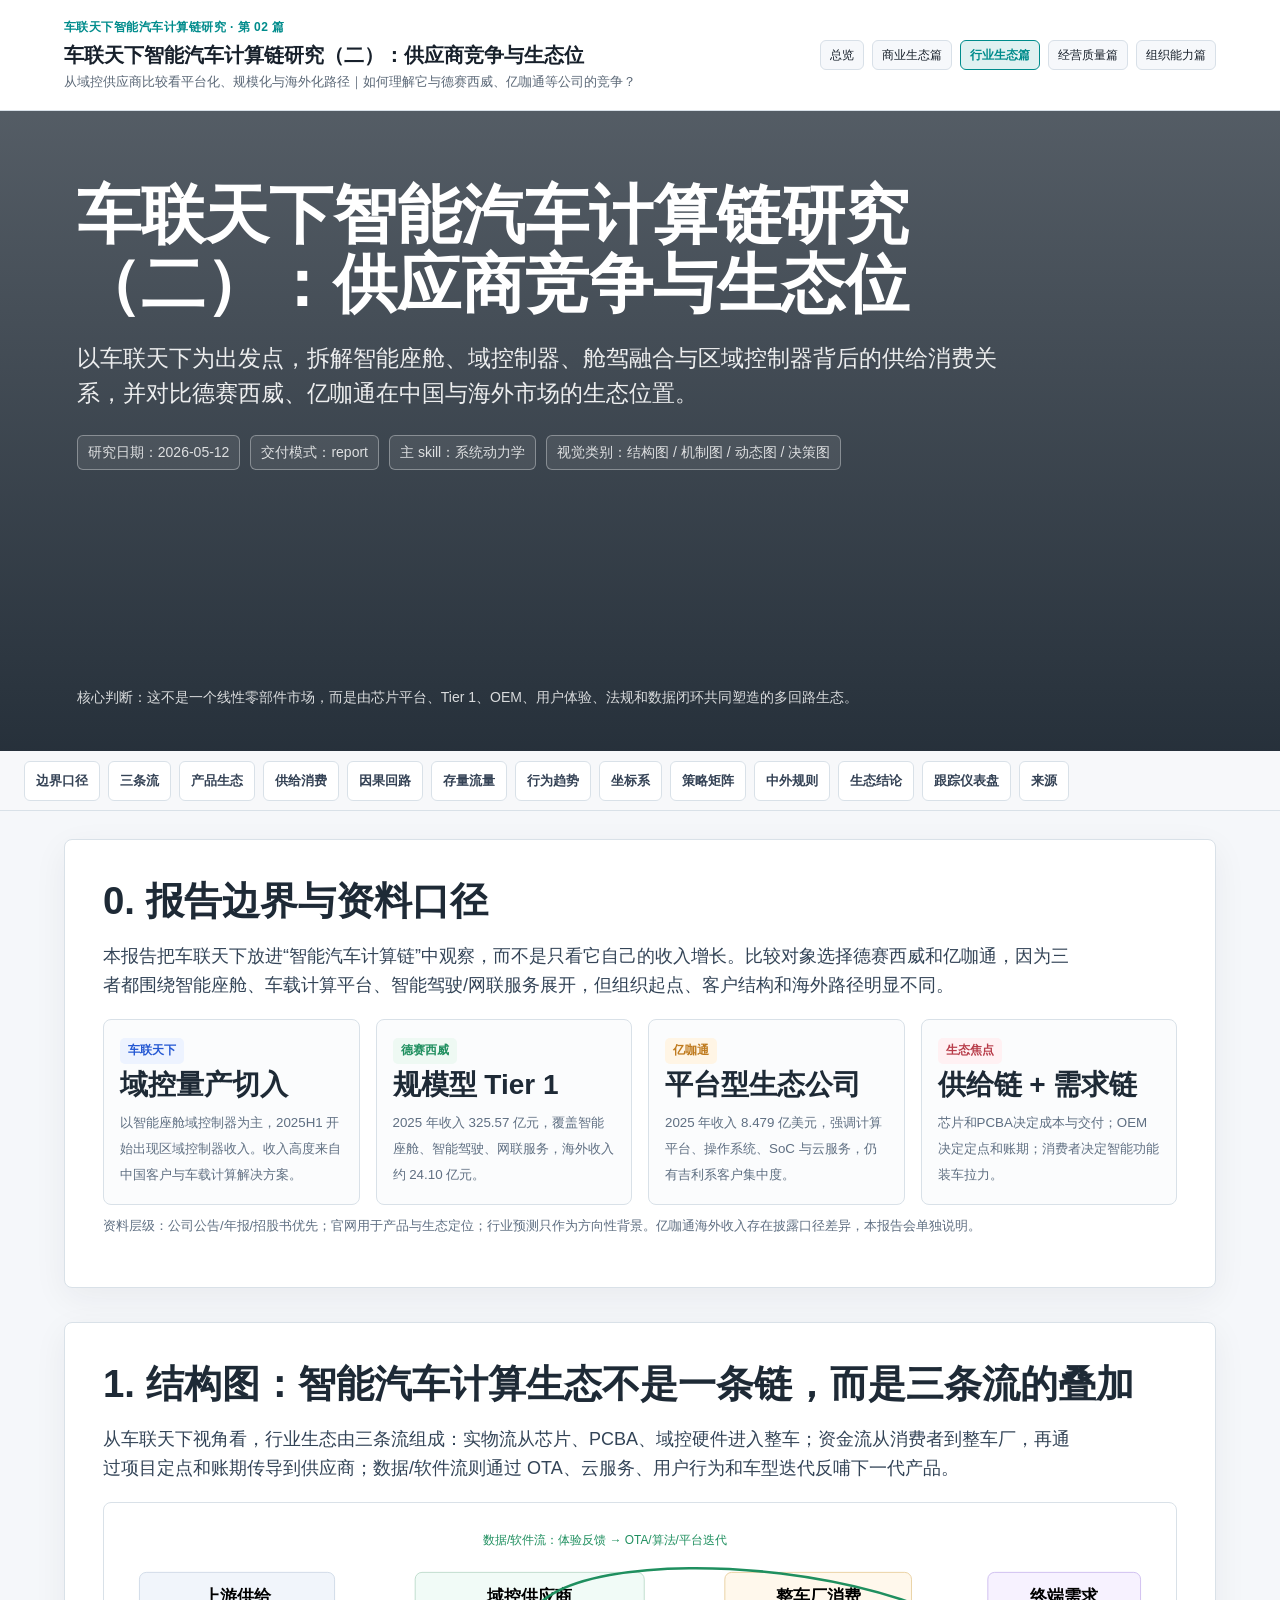
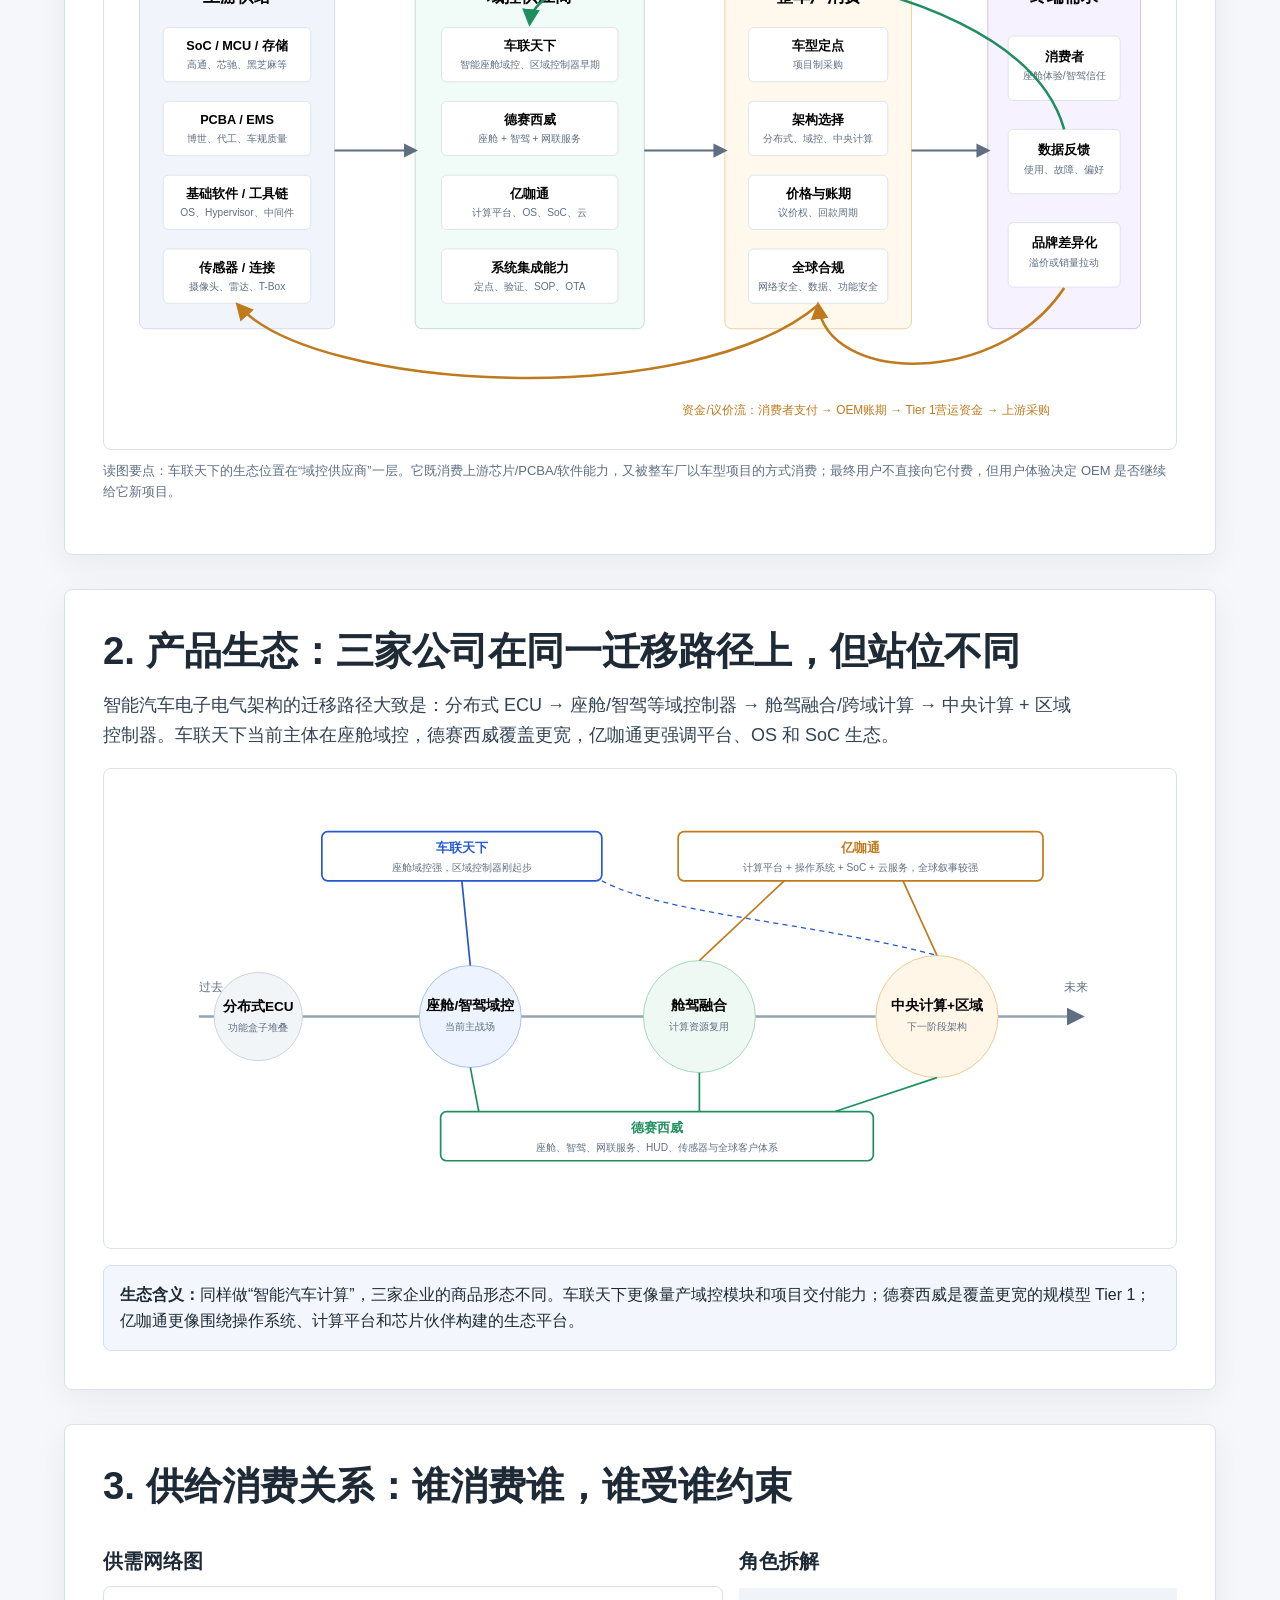
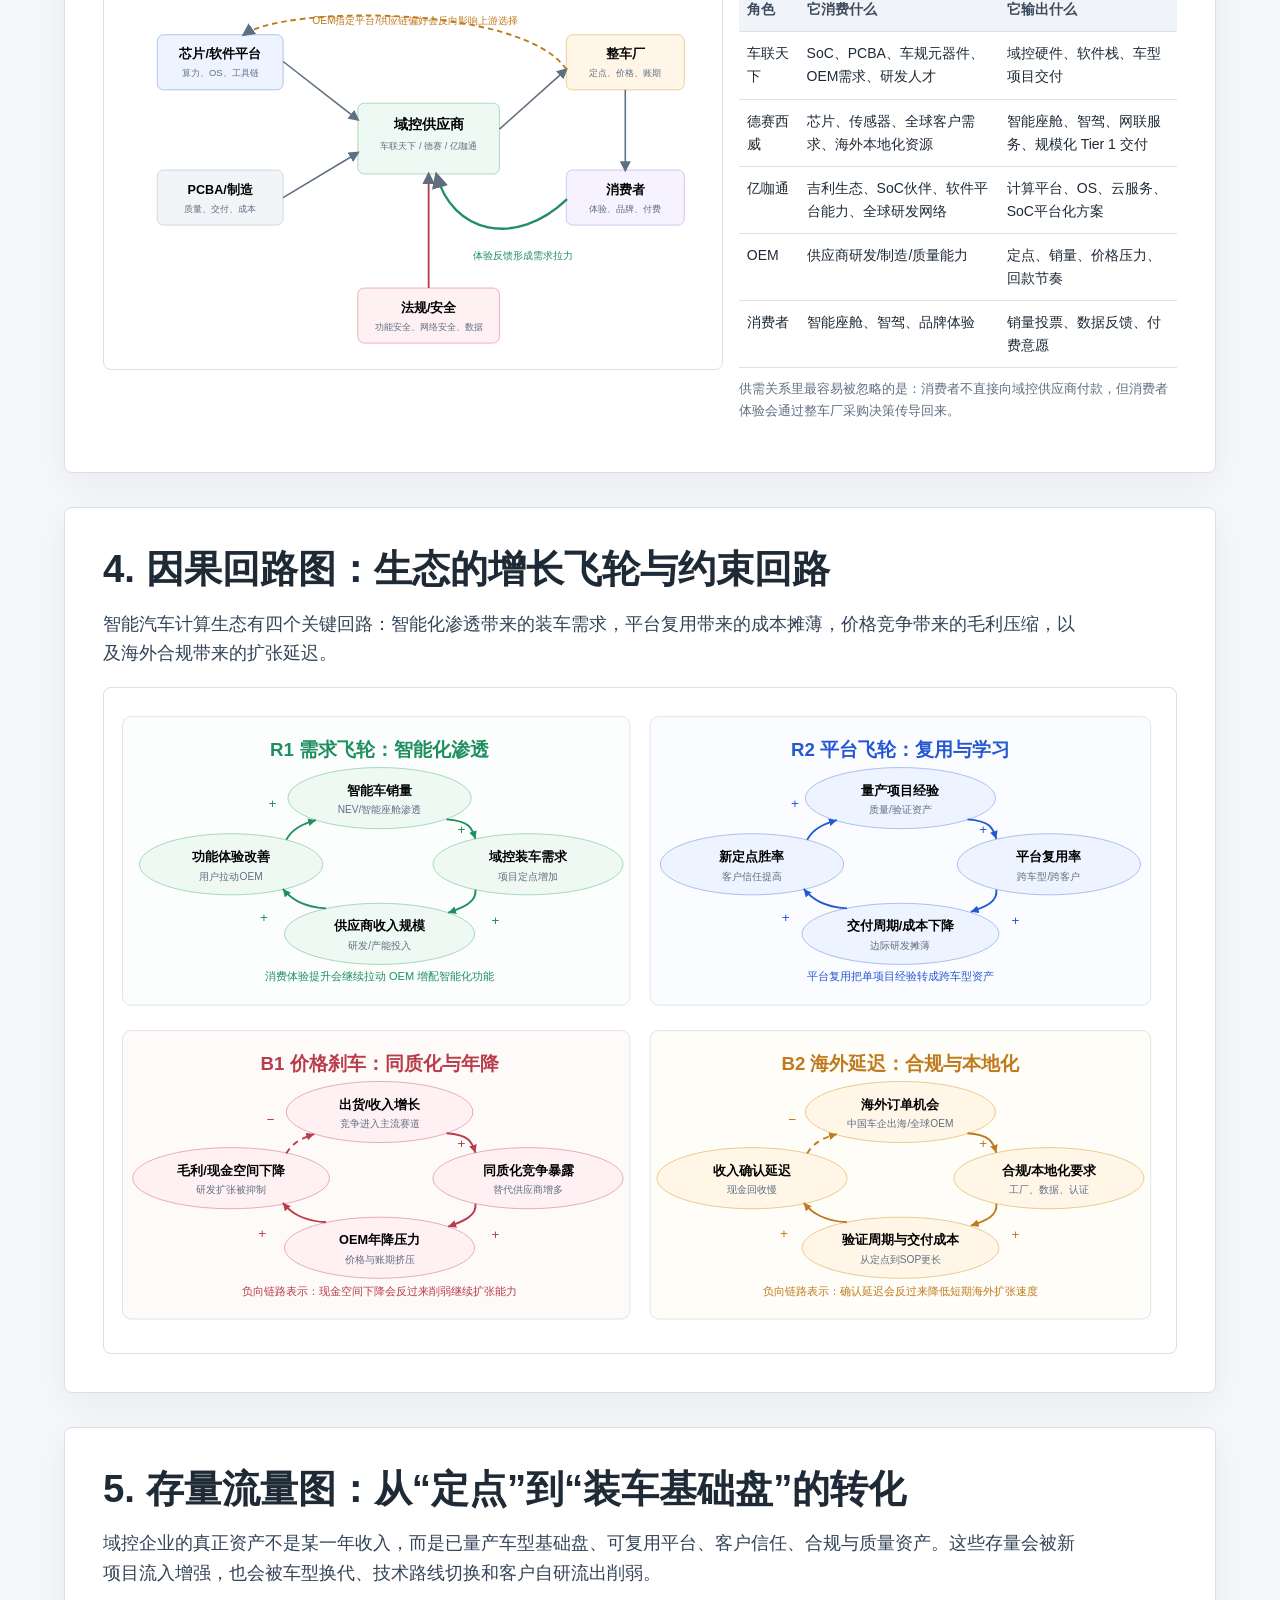
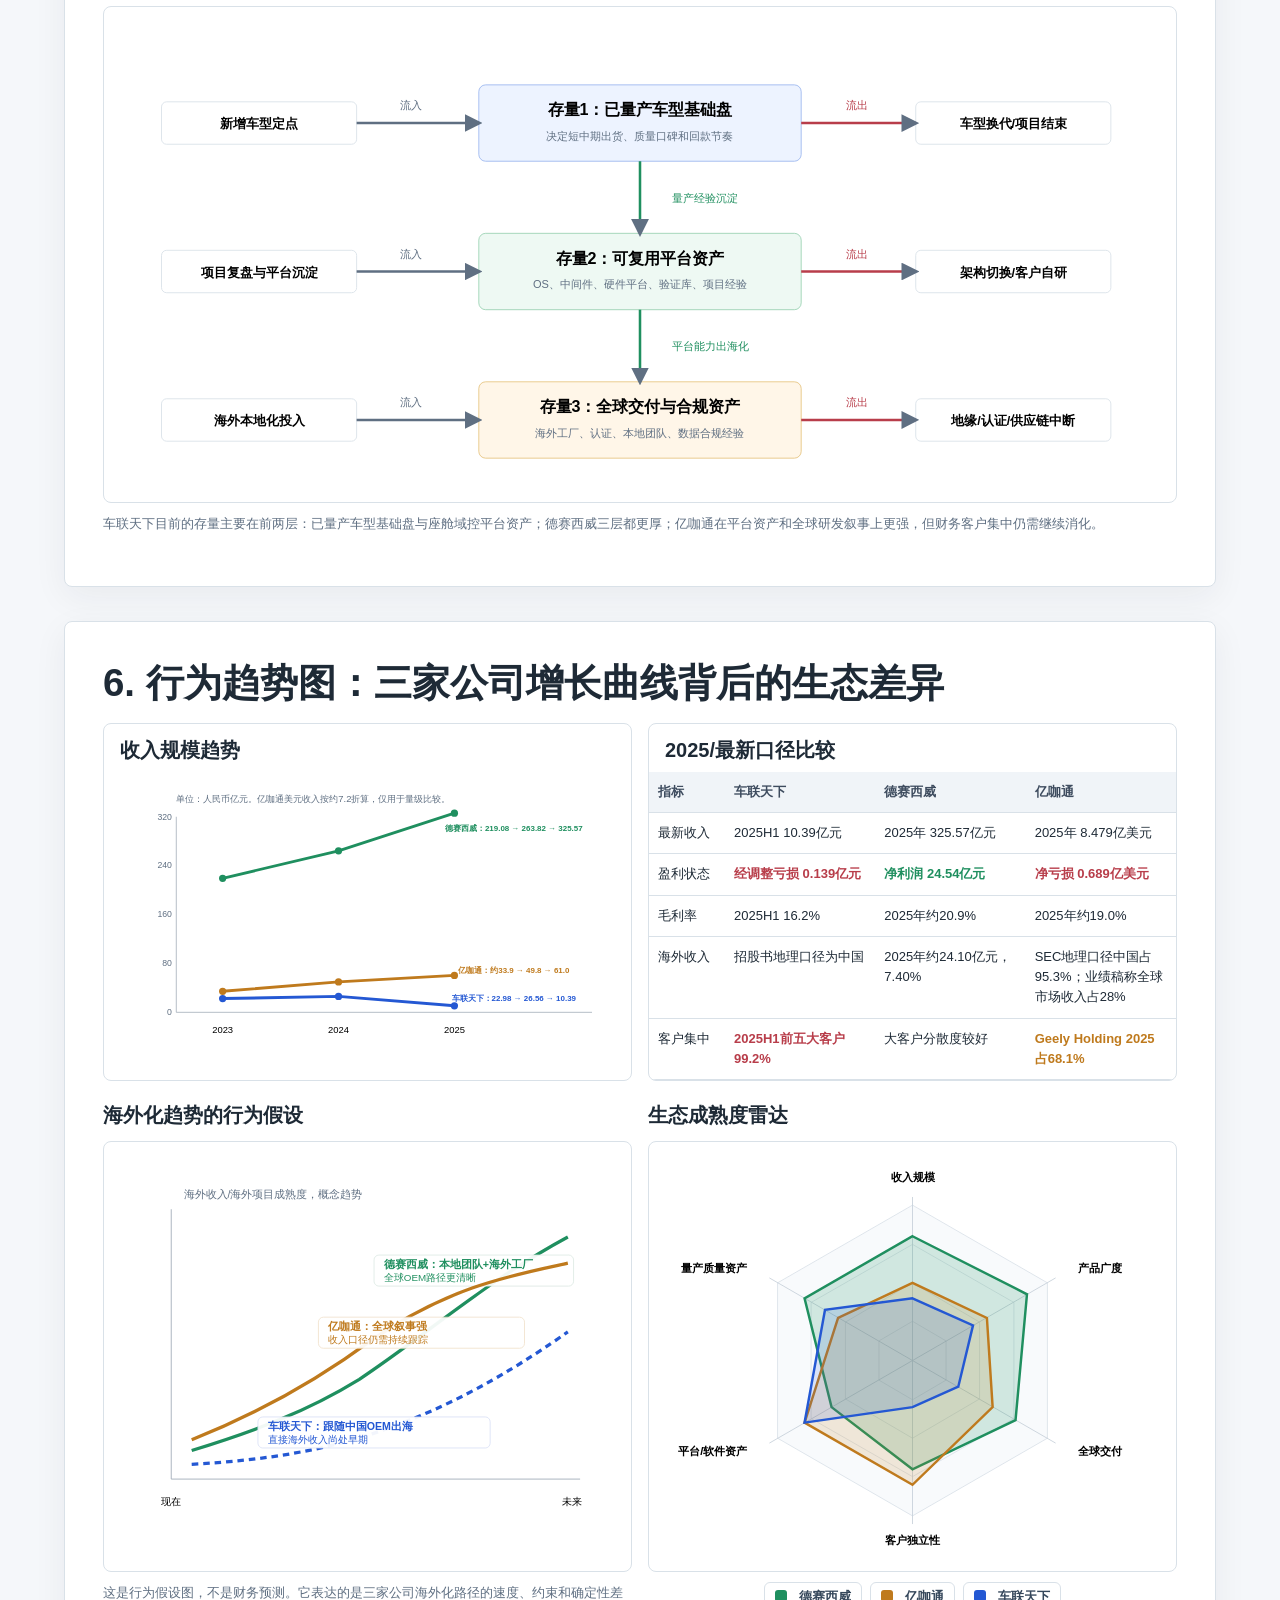
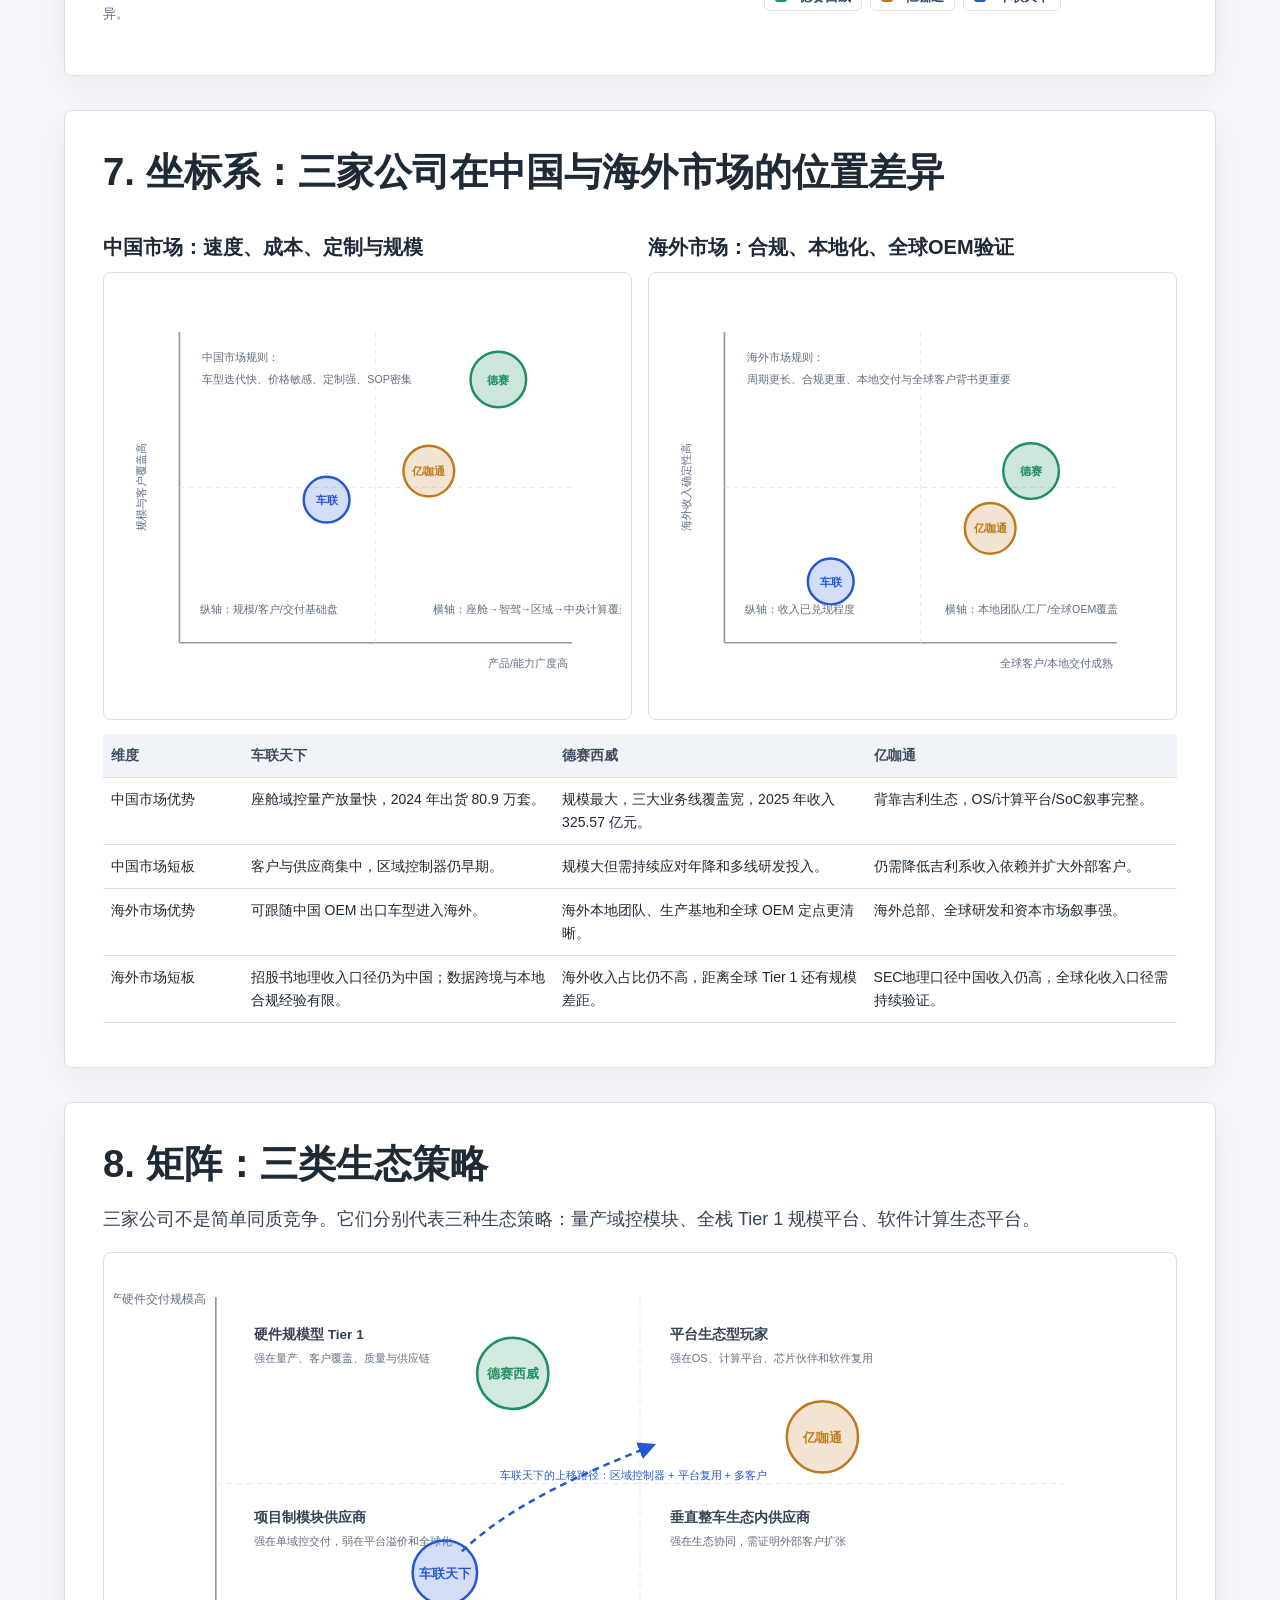
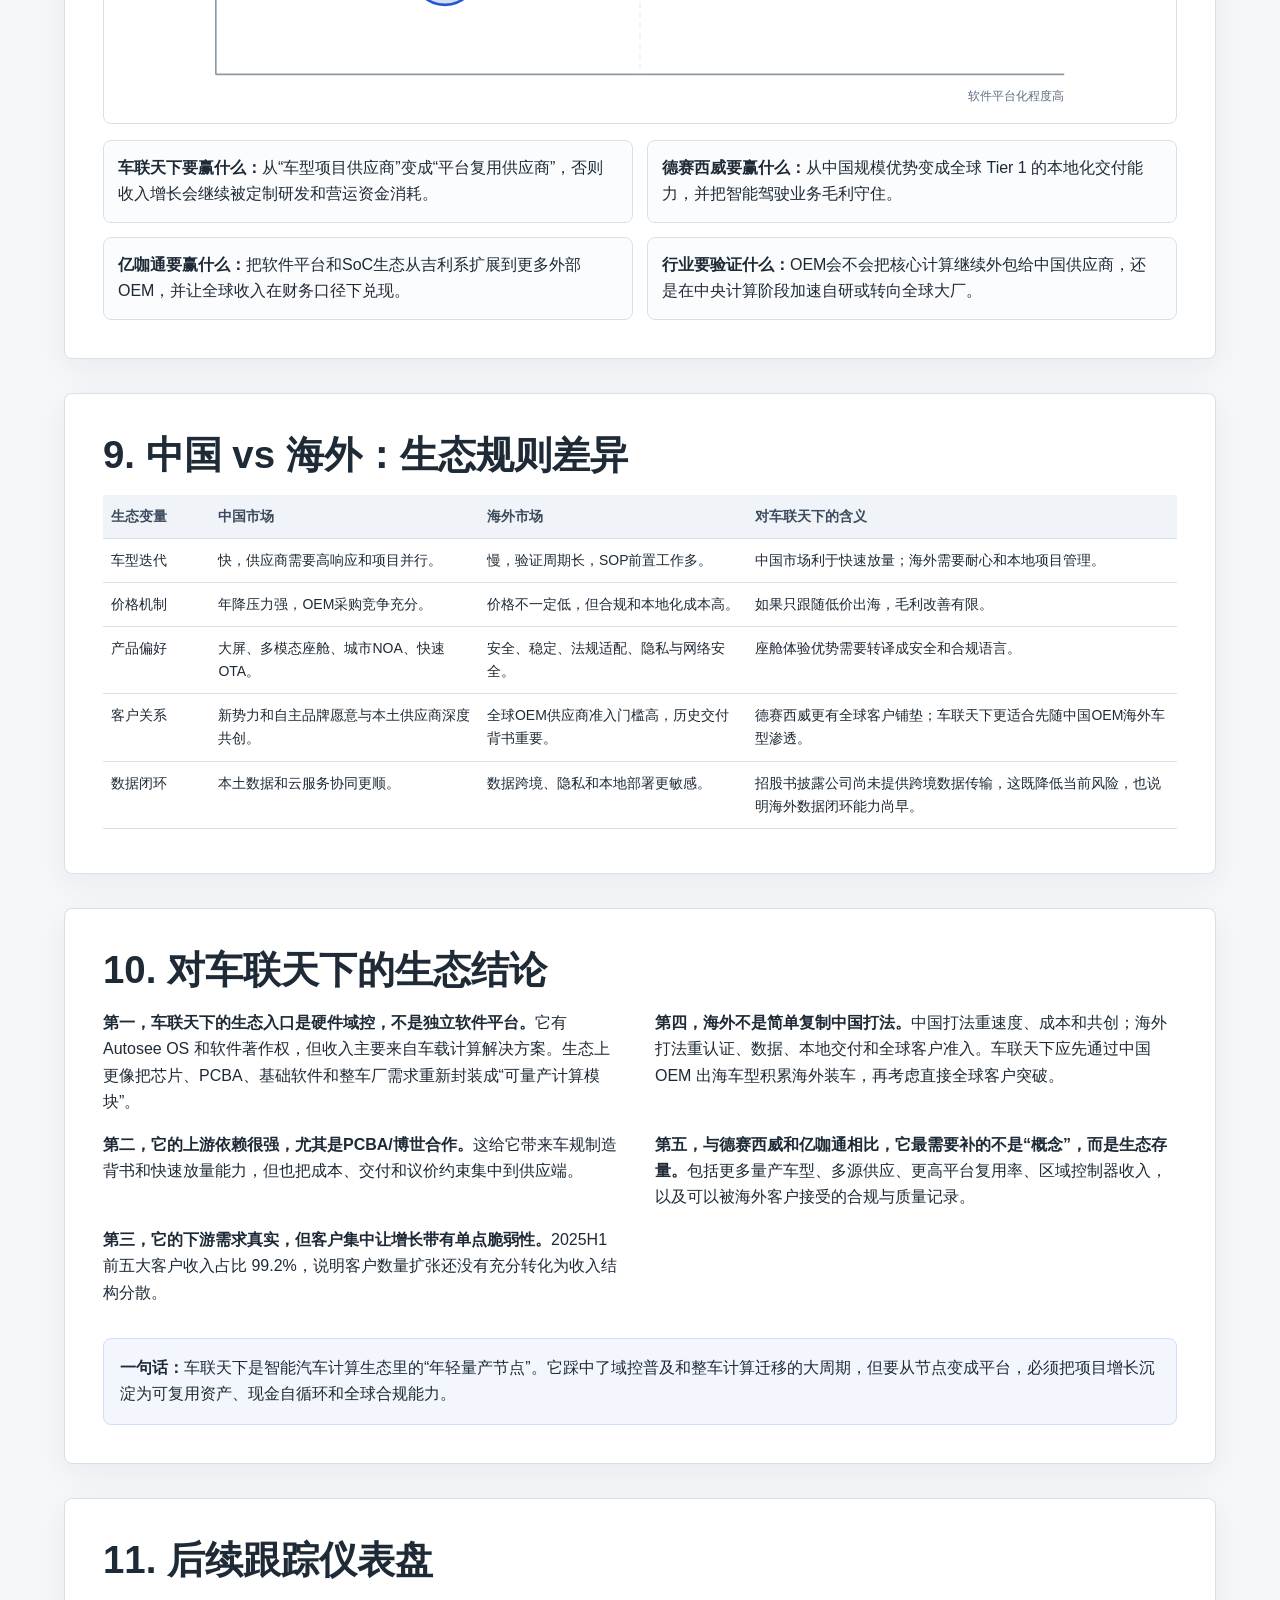
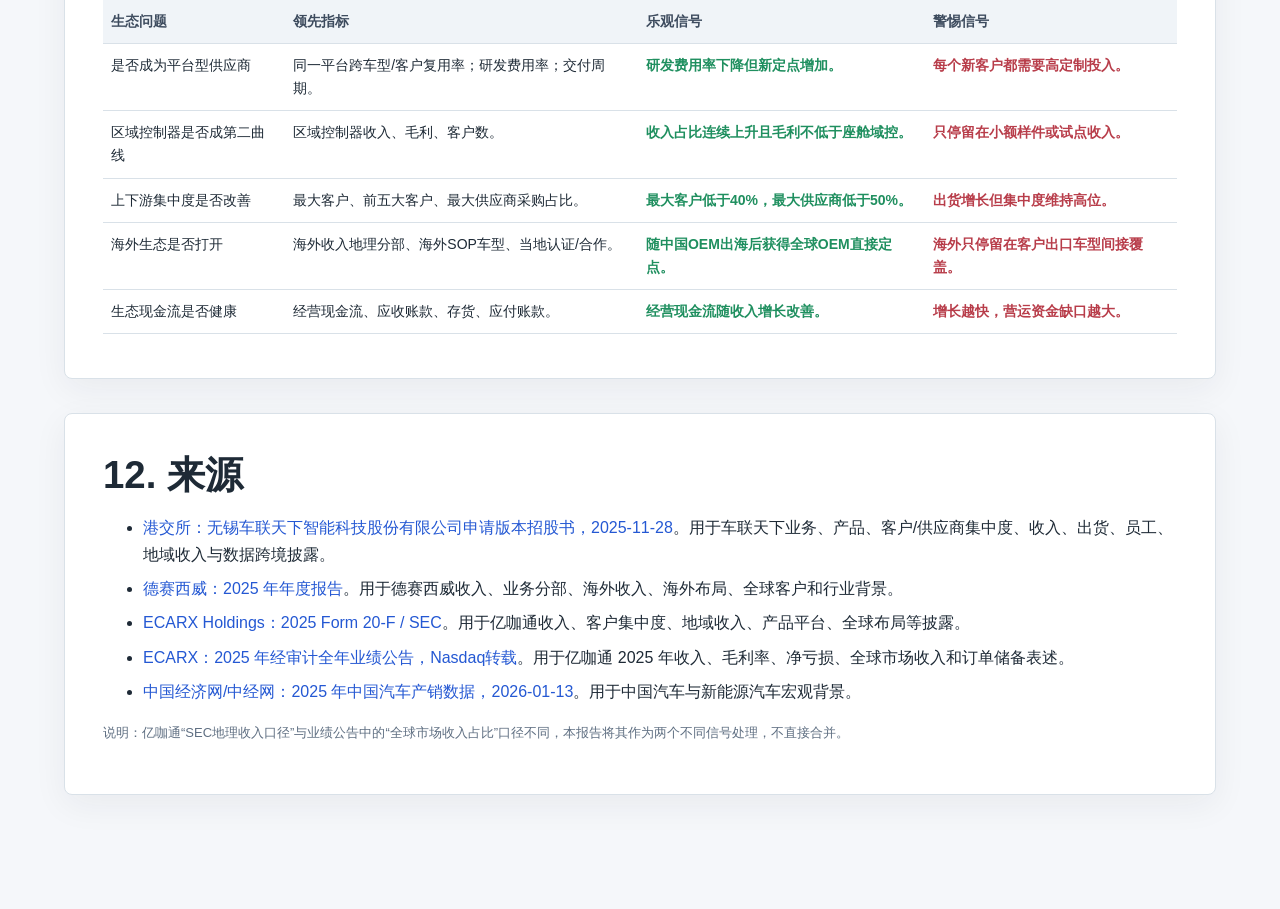
<file: autolink-integrated-series/reports/2026-05-12/autolink_ecosystem_analysis/autolink_ecosystem_analysis.html>
<!doctype html>
<html lang="zh-CN">
<head>
  <meta charset="utf-8" />
  <meta name="viewport" content="width=device-width, initial-scale=1" />
  <link rel="icon" href="data:," />
  <title>车联天下智能汽车计算链研究（二）：供应商竞争与生态位</title>
  <style>
    :root {
      --ink: #1e2a36;
      --muted: #5f6f82;
      --line: #d9e1e8;
      --paper: #f5f7fa;
      --white: #ffffff;
      --blue: #2458d3;
      --cyan: #008ca3;
      --green: #1f8f5f;
      --amber: #bf7a1d;
      --red: #b83d4a;
      --purple: #7156c7;
      --slate: #344255;
    }
    * { box-sizing: border-box; }
    body {
      margin: 0;
      background: var(--paper);
      color: var(--ink);
      font-family: -apple-system, BlinkMacSystemFont, "Segoe UI", "PingFang SC", "Hiragino Sans GB", "Microsoft YaHei", sans-serif;
      line-height: 1.65;
    }
    a { color: var(--blue); text-decoration: none; }
    a:hover { text-decoration: underline; }
    .hero {
      min-height: 82vh;
      padding: 64px max(28px, 6vw) 40px;
      color: white;
      background:
        linear-gradient(rgba(16, 27, 38, .70), rgba(16, 27, 38, .90)),
        url("https://www.auto-link.com.cn/storage/uploads/images/20241018/6711fb618fbce.jpg") center/cover no-repeat;
      display: flex;
      flex-direction: column;
      justify-content: space-between;
    }
    .hero h1 {
      margin: 0;
      max-width: 1060px;
      font-size: clamp(42px, 7vw, 88px);
      line-height: 1.03;
      letter-spacing: 0;
      font-weight: 780;
    }
    .hero p {
      max-width: 960px;
      font-size: clamp(18px, 2.1vw, 27px);
      color: rgba(255,255,255,.9);
      margin: 22px 0 0;
    }
    .hero-meta {
      display: flex;
      flex-wrap: wrap;
      gap: 12px;
      margin-top: 32px;
      color: rgba(255,255,255,.82);
      font-size: 14px;
    }
    .pill {
      border: 1px solid rgba(255,255,255,.34);
      padding: 7px 10px;
      border-radius: 6px;
      background: rgba(255,255,255,.08);
    }
    main { padding: 28px max(24px, 5vw) 80px; }
    section {
      max-width: 1280px;
      margin: 0 auto 34px;
      background: var(--white);
      border: 1px solid var(--line);
      border-radius: 8px;
      padding: clamp(22px, 3vw, 38px);
      box-shadow: 0 10px 34px rgba(28, 39, 51, .06);
    }
    h2 {
      margin: 0 0 18px;
      font-size: clamp(25px, 3vw, 39px);
      line-height: 1.18;
      letter-spacing: 0;
    }
    h3 {
      margin: 22px 0 12px;
      font-size: 20px;
      line-height: 1.28;
      letter-spacing: 0;
    }
    .lead {
      max-width: 980px;
      color: #334457;
      font-size: 18px;
    }
    .grid {
      display: grid;
      grid-template-columns: repeat(12, 1fr);
      gap: 16px;
    }
    .span-3 { grid-column: span 3; }
    .span-4 { grid-column: span 4; }
    .span-5 { grid-column: span 5; }
    .span-6 { grid-column: span 6; }
    .span-7 { grid-column: span 7; }
    .span-8 { grid-column: span 8; }
    .span-12 { grid-column: span 12; }
    .metric {
      min-height: 142px;
      border: 1px solid var(--line);
      border-radius: 8px;
      padding: 16px;
      background: #fbfcfd;
    }
    .metric strong {
      display: block;
      font-size: 28px;
      line-height: 1.1;
      margin: 6px 0 8px;
    }
    .metric small { color: var(--muted); }
    .tag {
      display: inline-block;
      padding: 3px 8px;
      border-radius: 5px;
      background: #eef3f7;
      color: #405167;
      font-size: 12px;
      font-weight: 700;
    }
    .tag.blue { background: #edf3ff; color: var(--blue); }
    .tag.green { background: #eef9f3; color: var(--green); }
    .tag.amber { background: #fff5e5; color: var(--amber); }
    .tag.red { background: #fff1f3; color: var(--red); }
    .note {
      margin-top: 10px;
      color: var(--muted);
      font-size: 13px;
    }
    table {
      width: 100%;
      border-collapse: collapse;
      margin: 14px 0 6px;
      font-size: 14px;
    }
    th, td {
      border-bottom: 1px solid var(--line);
      padding: 10px 8px;
      text-align: left;
      vertical-align: top;
    }
    th {
      background: #f0f4f8;
      color: #3d4b5e;
      font-weight: 760;
    }
    .right { text-align: right; }
    .good { color: var(--green); font-weight: 700; }
    .warn { color: var(--amber); font-weight: 700; }
    .bad { color: var(--red); font-weight: 700; }
    .svgbox {
      width: 100%;
      overflow-x: auto;
      border: 1px solid var(--line);
      border-radius: 8px;
      background: #fff;
      padding: 10px;
    }
    svg {
      max-width: 100%;
      height: auto;
      display: block;
      font-family: inherit;
    }
    .legend {
      display: flex;
      flex-wrap: wrap;
      gap: 12px;
      align-items: center;
      margin-top: 8px;
      color: var(--muted);
      font-size: 13px;
    }
    .dot {
      display: inline-block;
      width: 10px;
      height: 10px;
      border-radius: 50%;
      margin-right: 5px;
    }
    .callout {
      border: 1px solid #cfe0f5;
      background: #f3f7fd;
      border-radius: 8px;
      padding: 16px;
      margin: 16px 0 0;
    }
    .two-col {
      columns: 2 360px;
      column-gap: 28px;
    }
    .source-list li { margin-bottom: 8px; }
    .quad {
      display: grid;
      grid-template-columns: 1fr 1fr;
      gap: 14px;
    }
    .mini-card {
      border: 1px solid var(--line);
      border-radius: 8px;
      padding: 14px;
      background: #fbfcfd;
    }
    @media (max-width: 900px) {
      .span-3, .span-4, .span-5, .span-6, .span-7, .span-8 { grid-column: span 12; }
      section { padding: 22px 16px; }
      .quad { grid-template-columns: 1fr; }
    }
    @media print {
      body { background: white; }
      .hero { min-height: auto; page-break-after: always; }
      section { box-shadow: none; break-inside: avoid; }
      a { color: inherit; }
    }
  












/* AUTOLINK_INDUSTRY_COMPACT_CSS_START */
.industry-supply-grid {
  align-items: start;
}
.trend-compare-grid {
  align-items: stretch;
}
.trend-panel {
  display: flex;
  flex-direction: column;
  min-height: 100%;
}
.trend-compare-grid .trend-panel {
  border: 1px solid var(--line);
  border-radius: 8px;
  background: #fff;
  overflow: hidden;
}
.trend-panel > h3 {
  flex: 0 0 auto;
}
.trend-compare-grid .trend-panel > h3 {
  margin: 0;
  padding: 14px 16px 8px;
}
.trend-panel .svgbox {
  flex: 1;
  display: flex;
  flex-direction: column;
}
.trend-compare-grid .trend-panel .svgbox {
  border: 0;
  border-radius: 0;
  background: transparent;
}
.trend-panel .svgbox > svg {
  width: 100%;
}
.trend-table-box {
  padding: 0;
  overflow: hidden;
}
.trend-table-box table {
  margin: 0;
  height: 100%;
  table-layout: fixed;
  font-size: 13px;
}
.trend-table-box col:first-child {
  width: 76px;
}
.trend-table-box th:first-child,
.trend-table-box td:first-child {
  white-space: nowrap;
}
.trend-table-box th,
.trend-table-box td {
  padding: 10px 9px;
  line-height: 1.56;
}
.trend-table-panel .svgbox {
  flex: 1;
}
.trend-chart-panel .legend {
  display: none;
}
.position-market-table col:first-child {
  width: 128px;
}
.position-market-table th:first-child,
.position-market-table td:first-child,
.market-rules-table th:first-child,
.market-rules-table td:first-child {
  white-space: nowrap;
}
.market-rules-table col:first-child {
  width: 112px;
}
.radar-toggle-legend {
  display: flex;
  flex-wrap: wrap;
  justify-content: center;
  gap: 8px;
  margin: 10px 0 0;
}
.radar-toggle {
  display: inline-flex;
  align-items: center;
  gap: 7px;
  border: 1px solid var(--line);
  border-radius: 6px;
  background: #fff;
  padding: 6px 10px;
  color: #35475b;
  font: inherit;
  font-size: 13px;
  font-weight: 750;
  line-height: 1.2;
  cursor: pointer;
}
.radar-toggle .dot {
  width: 12px;
  height: 12px;
  border-radius: 3px;
  display: inline-block;
  flex: 0 0 auto;
}
.radar-toggle[aria-pressed="false"] {
  opacity: .48;
  background: #f4f7fa;
}
.radar-series {
  transition: opacity .18s ease;
}
.radar-series.is-hidden {
  opacity: 0;
  visibility: hidden;
  pointer-events: none;
}
#strategy .industry-strategy-box {
  margin-bottom: 16px;
  overflow: hidden;
}
#strategy .quad {
  margin-top: 16px;
  align-items: start;
}
#conclusion .two-col {
  columns: initial;
  display: grid;
  grid-template-columns: repeat(2, minmax(0, 1fr));
  gap: 0 30px;
  align-items: start;
}
#conclusion .two-col p {
  margin: 0 0 16px;
  break-inside: auto;
}
#conclusion .two-col p:nth-child(1),
#conclusion .two-col p:nth-child(2),
#conclusion .two-col p:nth-child(3) {
  grid-column: 1;
}
#conclusion .two-col p:nth-child(4) {
  grid-column: 2;
  grid-row: 1;
}
#conclusion .two-col p:nth-child(5) {
  grid-column: 2;
  grid-row: 2;
}
@media (max-width: 900px) {
  .trend-table-box {
    overflow-x: auto;
  }
  #conclusion .two-col {
    grid-template-columns: 1fr;
  }
  #conclusion .two-col p {
    grid-column: auto !important;
    grid-row: auto !important;
  }
}
/* AUTOLINK_INDUSTRY_COMPACT_CSS_END */
















































































/* AUTOLINK_SERIES_CSS_START */
.autolink-series-frame {
  --series-ink: #17202b;
  --series-muted: #5b6877;
  --series-line: #d8e0e8;
  --series-paper: #f6f8fb;
  --series-white: #ffffff;
  --series-accent: #255fd5;
  color: var(--series-ink);
  background: var(--series-white);
  border-bottom: 1px solid var(--series-line);
  padding: 18px max(22px, 5vw);
  font-family: -apple-system, BlinkMacSystemFont, "Segoe UI", "PingFang SC", "Hiragino Sans GB", "Microsoft YaHei", Arial, sans-serif;
}
.autolink-series-inner {
  max-width: 1240px;
  margin: 0 auto;
  display: grid;
  grid-template-columns: minmax(0, 1.1fr) minmax(280px, .9fr);
  gap: 18px;
  align-items: center;
}
.autolink-series-kicker {
  color: var(--series-accent);
  font-size: 12px;
  font-weight: 850;
  letter-spacing: .04em;
}
.autolink-series-title {
  margin-top: 5px;
  font-size: 20px;
  line-height: 1.28;
  font-weight: 850;
}
.autolink-series-subtitle {
  margin-top: 4px;
  color: var(--series-muted);
  font-size: 13px;
  line-height: 1.5;
}
.autolink-series-links {
  display: flex;
  flex-wrap: wrap;
  gap: 8px;
  justify-content: flex-end;
}
.autolink-series-links a {
  border: 1px solid var(--series-line);
  border-radius: 6px;
  background: var(--series-paper);
  color: var(--series-ink);
  padding: 7px 9px;
  font-size: 12px;
  line-height: 1.2;
  text-decoration: none;
}
.autolink-series-links a.is-current {
  border-color: var(--series-accent);
  background: color-mix(in srgb, var(--series-accent) 12%, white);
  color: var(--series-accent);
  font-weight: 800;
}
body main > section,
body .content {
  max-width: 1280px !important;
}
body > header.hero {
  min-height: 640px !important;
  padding: 70px max(28px, 6vw) 42px !important;
  display: flex !important;
  flex-direction: column !important;
  justify-content: flex-start !important;
  gap: 32px !important;
}
body > header.hero > .hero-inner,
body > header.hero > div:first-child {
  max-width: 1240px !important;
  width: 100% !important;
  margin: 0 auto !important;
  display: flex !important;
  flex-direction: column !important;
}
body > header.hero h1 {
  order: 1;
  margin: 0 !important;
  max-width: 1060px !important;
  font-size: clamp(38px, 5vw, 66px) !important;
  line-height: 1.08 !important;
  letter-spacing: 0 !important;
  font-weight: 850 !important;
}
body > header.hero p {
  order: 2;
  max-width: 960px !important;
  margin: 22px 0 0 !important;
  font-size: clamp(17px, 1.8vw, 23px) !important;
  line-height: 1.52 !important;
}
body > header.hero .hero-meta {
  order: 3;
  gap: 10px !important;
  margin-top: 24px !important;
}
body > header.hero .hero-grid {
  order: 4;
  max-width: 1240px !important;
  width: 100% !important;
  margin: 42px auto 0 !important;
}
body > header.hero > .hero-meta {
  max-width: 1240px !important;
  width: 100% !important;
  margin: auto auto 0 !important;
}
body > header.hero .pill,
body > header.hero .hero-pill {
  border-radius: 6px !important;
  padding: 7px 10px !important;
  line-height: 1.35 !important;
}
@media (max-width: 860px) {
  .autolink-series-inner { grid-template-columns: 1fr; }
  .autolink-series-links { justify-content: flex-start; }
  body > header.hero { min-height: auto !important; padding: 50px 18px 34px !important; }
}
/* AUTOLINK_SERIES_CSS_END */

/* AUTOLINK_STICKY_NAV_CSS_START */
.sticky-nav {
  position: sticky;
  top: 0;
  z-index: 20;
  background: rgba(247,248,250,.92);
  backdrop-filter: blur(12px);
  border-bottom: 1px solid var(--line);
}
.nav-inner {
  max-width: 1280px;
  margin: 0 auto;
  display: flex;
  gap: 8px;
  overflow-x: auto;
  padding: 10px 24px;
}
.nav-inner a {
  color: var(--slate, #35475b);
  background: #fff;
  border: 1px solid var(--line);
  border-radius: 6px;
  padding: 8px 11px;
  white-space: nowrap;
  font-size: 13px;
  font-weight: 730;
  text-decoration: none;
}
.nav-inner a:hover {
  text-decoration: none;
  border-color: var(--blue, #255fd5);
  color: var(--blue, #255fd5);
}
@media print {
  .sticky-nav { display: none; }
}
/* AUTOLINK_STICKY_NAV_CSS_END */
</style>
</head>
<body>
<!-- AUTOLINK_SERIES_START -->
<div class="autolink-series-frame" style="--series-accent:#008c8c">
  <div class="autolink-series-inner">
    <div>
      <div class="autolink-series-kicker">车联天下智能汽车计算链研究 · 第 02 篇</div>
      <div class="autolink-series-title">车联天下智能汽车计算链研究（二）：供应商竞争与生态位</div>
      <div class="autolink-series-subtitle">从域控供应商比较看平台化、规模化与海外化路径｜如何理解它与德赛西威、亿咖通等公司的竞争？</div>
    </div>
    <nav class="autolink-series-links" aria-label="车联天下系列报告导航">
      <a class="" href="../../2026-05-16/autolink_integrated_series/autolink_integrated_series.html">总览</a><a class="" href="../../2026-05-16/autolink_business_ecosystem_report/autolink_business_ecosystem_report.html">商业生态篇</a><a class="is-current" href="autolink_ecosystem_analysis.html">行业生态篇</a><a class="" href="../../2026-05-16/carlink.html">经营质量篇</a><a class="" href="../../2026-05-15/hr_layout_comparison/hr_layout_comparison.html">组织能力篇</a>
    </nav>
  </div>
</div>
<!-- AUTOLINK_SERIES_END -->






















































  <header class="hero">
    <div>
      <h1>车联天下智能汽车计算链研究（二）：供应商竞争与生态位</h1>
      <p>以车联天下为出发点，拆解智能座舱、域控制器、舱驾融合与区域控制器背后的供给消费关系，并对比德赛西威、亿咖通在中国与海外市场的生态位置。</p>
      <div class="hero-meta">
        <span class="pill">研究日期：2026-05-12</span>
        <span class="pill">交付模式：report</span>
        <span class="pill">主 skill：系统动力学</span>
        <span class="pill">视觉类别：结构图 / 机制图 / 动态图 / 决策图</span>
      </div>
    </div>
    <div class="hero-meta">
      <span>核心判断：这不是一个线性零部件市场，而是由芯片平台、Tier 1、OEM、用户体验、法规和数据闭环共同塑造的多回路生态。</span>
    </div>
  </header>

<!-- AUTOLINK_STICKY_NAV_START -->
<nav class="sticky-nav" aria-label="报告导航">
  <div class="nav-inner">
    <a href="#boundary">边界口径</a><a href="#flows">三条流</a><a href="#product">产品生态</a><a href="#supply">供给消费</a><a href="#causal">因果回路</a><a href="#stock">存量流量</a><a href="#trend">行为趋势</a><a href="#position">坐标系</a><a href="#strategy">策略矩阵</a><a href="#rules">中外规则</a><a href="#conclusion">生态结论</a><a href="#dashboard">跟踪仪表盘</a><a href="#sources">来源</a>
  </div>
</nav>
<!-- AUTOLINK_STICKY_NAV_END -->







































  <main>
    <section id="boundary">
      <h2>0. 报告边界与资料口径</h2>
      <p class="lead">本报告把车联天下放进“智能汽车计算链”中观察，而不是只看它自己的收入增长。比较对象选择德赛西威和亿咖通，因为三者都围绕智能座舱、车载计算平台、智能驾驶/网联服务展开，但组织起点、客户结构和海外路径明显不同。</p>
      <div class="grid">
        <div class="metric span-3">
          <span class="tag blue">车联天下</span>
          <strong>域控量产切入</strong>
          <small>以智能座舱域控制器为主，2025H1 开始出现区域控制器收入。收入高度来自中国客户与车载计算解决方案。</small>
        </div>
        <div class="metric span-3">
          <span class="tag green">德赛西威</span>
          <strong>规模型 Tier 1</strong>
          <small>2025 年收入 325.57 亿元，覆盖智能座舱、智能驾驶、网联服务，海外收入约 24.10 亿元。</small>
        </div>
        <div class="metric span-3">
          <span class="tag amber">亿咖通</span>
          <strong>平台型生态公司</strong>
          <small>2025 年收入 8.479 亿美元，强调计算平台、操作系统、SoC 与云服务，仍有吉利系客户集中度。</small>
        </div>
        <div class="metric span-3">
          <span class="tag red">生态焦点</span>
          <strong>供给链 + 需求链</strong>
          <small>芯片和PCBA决定成本与交付；OEM决定定点和账期；消费者决定智能功能装车拉力。</small>
        </div>
      </div>
      <p class="note">资料层级：公司公告/年报/招股书优先；官网用于产品与生态定位；行业预测只作为方向性背景。亿咖通海外收入存在披露口径差异，本报告会单独说明。</p>
    </section>

    <section id="flows">
      <h2>1. 结构图：智能汽车计算生态不是一条链，而是三条流的叠加</h2>
      <p class="lead">从车联天下视角看，行业生态由三条流组成：实物流从芯片、PCBA、域控硬件进入整车；资金流从消费者到整车厂，再通过项目定点和账期传导到供应商；数据/软件流则通过 OTA、云服务、用户行为和车型迭代反哺下一代产品。</p>
      <div class="svgbox">
        <svg viewBox="0 0 1240 620" aria-label="智能汽车计算生态三流结构图">
          <defs>
            <marker id="arrow" viewBox="0 0 10 10" refX="8" refY="5" markerWidth="7" markerHeight="7" orient="auto">
              <path d="M 0 0 L 10 5 L 0 10 z" fill="#5f6f82"></path>
            </marker>
            <marker id="arrowGreen" viewBox="0 0 10 10" refX="8" refY="5" markerWidth="7" markerHeight="7" orient="auto">
              <path d="M 0 0 L 10 5 L 0 10 z" fill="#1f8f5f"></path>
            </marker>
            <marker id="arrowAmber" viewBox="0 0 10 10" refX="8" refY="5" markerWidth="7" markerHeight="7" orient="auto">
              <path d="M 0 0 L 10 5 L 0 10 z" fill="#bf7a1d"></path>
            </marker>
          </defs>
          <rect x="30" y="70" width="230" height="420" rx="8" fill="#f1f5fb" stroke="#cbd7e5"/>
          <text x="145" y="105" text-anchor="middle" font-size="20" font-weight="760">上游供给</text>
          <rect x="58" y="135" width="174" height="64" rx="6" fill="#fff" stroke="#d9e1e8"/>
          <text x="145" y="162" text-anchor="middle" font-size="15" font-weight="700">SoC / MCU / 存储</text>
          <text x="145" y="183" text-anchor="middle" font-size="12" fill="#5f6f82">高通、芯驰、黑芝麻等</text>
          <rect x="58" y="222" width="174" height="64" rx="6" fill="#fff" stroke="#d9e1e8"/>
          <text x="145" y="249" text-anchor="middle" font-size="15" font-weight="700">PCBA / EMS</text>
          <text x="145" y="270" text-anchor="middle" font-size="12" fill="#5f6f82">博世、代工、车规质量</text>
          <rect x="58" y="309" width="174" height="64" rx="6" fill="#fff" stroke="#d9e1e8"/>
          <text x="145" y="336" text-anchor="middle" font-size="15" font-weight="700">基础软件 / 工具链</text>
          <text x="145" y="357" text-anchor="middle" font-size="12" fill="#5f6f82">OS、Hypervisor、中间件</text>
          <rect x="58" y="396" width="174" height="64" rx="6" fill="#fff" stroke="#d9e1e8"/>
          <text x="145" y="423" text-anchor="middle" font-size="15" font-weight="700">传感器 / 连接</text>
          <text x="145" y="444" text-anchor="middle" font-size="12" fill="#5f6f82">摄像头、雷达、T-Box</text>

          <rect x="355" y="70" width="270" height="420" rx="8" fill="#f1fbf7" stroke="#b7d9c7"/>
          <text x="490" y="105" text-anchor="middle" font-size="20" font-weight="760">域控供应商</text>
          <rect x="386" y="135" width="208" height="64" rx="6" fill="#fff" stroke="#d9e1e8"/>
          <text x="490" y="162" text-anchor="middle" font-size="15" font-weight="700">车联天下</text>
          <text x="490" y="183" text-anchor="middle" font-size="12" fill="#5f6f82">智能座舱域控、区域控制器早期</text>
          <rect x="386" y="222" width="208" height="64" rx="6" fill="#fff" stroke="#d9e1e8"/>
          <text x="490" y="249" text-anchor="middle" font-size="15" font-weight="700">德赛西威</text>
          <text x="490" y="270" text-anchor="middle" font-size="12" fill="#5f6f82">座舱 + 智驾 + 网联服务</text>
          <rect x="386" y="309" width="208" height="64" rx="6" fill="#fff" stroke="#d9e1e8"/>
          <text x="490" y="336" text-anchor="middle" font-size="15" font-weight="700">亿咖通</text>
          <text x="490" y="357" text-anchor="middle" font-size="12" fill="#5f6f82">计算平台、OS、SoC、云</text>
          <rect x="386" y="396" width="208" height="64" rx="6" fill="#fff" stroke="#d9e1e8"/>
          <text x="490" y="423" text-anchor="middle" font-size="15" font-weight="700">系统集成能力</text>
          <text x="490" y="444" text-anchor="middle" font-size="12" fill="#5f6f82">定点、验证、SOP、OTA</text>

          <rect x="720" y="70" width="220" height="420" rx="8" fill="#fff8ec" stroke="#e7cc98"/>
          <text x="830" y="105" text-anchor="middle" font-size="20" font-weight="760">整车厂消费</text>
          <rect x="748" y="135" width="164" height="64" rx="6" fill="#fff" stroke="#d9e1e8"/>
          <text x="830" y="162" text-anchor="middle" font-size="15" font-weight="700">车型定点</text>
          <text x="830" y="183" text-anchor="middle" font-size="12" fill="#5f6f82">项目制采购</text>
          <rect x="748" y="222" width="164" height="64" rx="6" fill="#fff" stroke="#d9e1e8"/>
          <text x="830" y="249" text-anchor="middle" font-size="15" font-weight="700">架构选择</text>
          <text x="830" y="270" text-anchor="middle" font-size="12" fill="#5f6f82">分布式、域控、中央计算</text>
          <rect x="748" y="309" width="164" height="64" rx="6" fill="#fff" stroke="#d9e1e8"/>
          <text x="830" y="336" text-anchor="middle" font-size="15" font-weight="700">价格与账期</text>
          <text x="830" y="357" text-anchor="middle" font-size="12" fill="#5f6f82">议价权、回款周期</text>
          <rect x="748" y="396" width="164" height="64" rx="6" fill="#fff" stroke="#d9e1e8"/>
          <text x="830" y="423" text-anchor="middle" font-size="15" font-weight="700">全球合规</text>
          <text x="830" y="444" text-anchor="middle" font-size="12" fill="#5f6f82">网络安全、数据、功能安全</text>

          <rect x="1030" y="70" width="180" height="420" rx="8" fill="#f7f2ff" stroke="#c9b8ee"/>
          <text x="1120" y="105" text-anchor="middle" font-size="20" font-weight="760">终端需求</text>
          <rect x="1054" y="145" width="132" height="76" rx="6" fill="#fff" stroke="#d9e1e8"/>
          <text x="1120" y="174" text-anchor="middle" font-size="15" font-weight="700">消费者</text>
          <text x="1120" y="196" text-anchor="middle" font-size="12" fill="#5f6f82">座舱体验/智驾信任</text>
          <rect x="1054" y="255" width="132" height="76" rx="6" fill="#fff" stroke="#d9e1e8"/>
          <text x="1120" y="284" text-anchor="middle" font-size="15" font-weight="700">数据反馈</text>
          <text x="1120" y="306" text-anchor="middle" font-size="12" fill="#5f6f82">使用、故障、偏好</text>
          <rect x="1054" y="365" width="132" height="76" rx="6" fill="#fff" stroke="#d9e1e8"/>
          <text x="1120" y="394" text-anchor="middle" font-size="15" font-weight="700">品牌差异化</text>
          <text x="1120" y="416" text-anchor="middle" font-size="12" fill="#5f6f82">溢价或销量拉动</text>

          <line x1="260" y1="280" x2="355" y2="280" stroke="#5f6f82" stroke-width="2.4" marker-end="url(#arrow)"/>
          <line x1="625" y1="280" x2="720" y2="280" stroke="#5f6f82" stroke-width="2.4" marker-end="url(#arrow)"/>
          <line x1="940" y1="280" x2="1030" y2="280" stroke="#5f6f82" stroke-width="2.4" marker-end="url(#arrow)"/>
          <path d="M 1120 255 C 1060 42, 500 20, 490 130" fill="none" stroke="#1f8f5f" stroke-width="3" marker-end="url(#arrowGreen)"/>
          <path d="M 1120 442 C 1042 560, 840 555, 830 462" fill="none" stroke="#bf7a1d" stroke-width="3" marker-end="url(#arrowAmber)"/>
          <path d="M 830 462 C 682 588, 236 565, 146 462" fill="none" stroke="#bf7a1d" stroke-width="3" marker-end="url(#arrowAmber)"/>
          <text x="435" y="36" font-size="14" fill="#1f8f5f">数据/软件流：体验反馈 → OTA/算法/平台迭代</text>
          <text x="670" y="590" font-size="14" fill="#bf7a1d">资金/议价流：消费者支付 → OEM账期 → Tier 1营运资金 → 上游采购</text>
        </svg>
      </div>
      <p class="note">读图要点：车联天下的生态位置在“域控供应商”一层。它既消费上游芯片/PCBA/软件能力，又被整车厂以车型项目的方式消费；最终用户不直接向它付费，但用户体验决定 OEM 是否继续给它新项目。</p>
    </section>

    <section id="product">
      <h2>2. 产品生态：三家公司在同一迁移路径上，但站位不同</h2>
      <p class="lead">智能汽车电子电气架构的迁移路径大致是：分布式 ECU → 座舱/智驾等域控制器 → 舱驾融合/跨域计算 → 中央计算 + 区域控制器。车联天下当前主体在座舱域控，德赛西威覆盖更宽，亿咖通更强调平台、OS 和 SoC 生态。</p>
      <div class="svgbox">
        <svg viewBox="0 0 1240 540" aria-label="电子电气架构迁移和公司站位">
          <defs>
            <marker id="arrp" viewBox="0 0 10 10" refX="8" refY="5" markerWidth="7" markerHeight="7" orient="auto">
              <path d="M 0 0 L 10 5 L 0 10 z" fill="#5f6f82"></path>
            </marker>
          </defs>
          <line x1="100" y1="280" x2="1140" y2="280" stroke="#96a3b1" stroke-width="3" marker-end="url(#arrp)"/>
          <text x="100" y="250" font-size="14" fill="#5f6f82">过去</text>
          <text x="1120" y="250" font-size="14" fill="#5f6f82">未来</text>
          <g>
            <circle cx="170" cy="280" r="52" fill="#f2f5f8" stroke="#c5ced8"/>
            <text x="170" y="274" text-anchor="middle" font-size="16" font-weight="700">分布式ECU</text>
            <text x="170" y="297" text-anchor="middle" font-size="12" fill="#5f6f82">功能盒子堆叠</text>
          </g>
          <g>
            <circle cx="420" cy="280" r="60" fill="#edf3ff" stroke="#9bb6ef"/>
            <text x="420" y="272" text-anchor="middle" font-size="16" font-weight="700">座舱/智驾域控</text>
            <text x="420" y="296" text-anchor="middle" font-size="12" fill="#5f6f82">当前主战场</text>
          </g>
          <g>
            <circle cx="690" cy="280" r="66" fill="#eef9f3" stroke="#99d1b1"/>
            <text x="690" y="272" text-anchor="middle" font-size="16" font-weight="700">舱驾融合</text>
            <text x="690" y="296" text-anchor="middle" font-size="12" fill="#5f6f82">计算资源复用</text>
          </g>
          <g>
            <circle cx="970" cy="280" r="72" fill="#fff6e8" stroke="#e6c37f"/>
            <text x="970" y="272" text-anchor="middle" font-size="16" font-weight="700">中央计算+区域</text>
            <text x="970" y="296" text-anchor="middle" font-size="12" fill="#5f6f82">下一阶段架构</text>
          </g>

          <rect x="245" y="62" width="330" height="58" rx="7" fill="#fff" stroke="#2458d3" stroke-width="2"/>
          <text x="410" y="86" text-anchor="middle" font-size="15" font-weight="700" fill="#2458d3">车联天下</text>
          <text x="410" y="108" text-anchor="middle" font-size="12" fill="#5f6f82">座舱域控强，区域控制器刚起步</text>
          <line x1="410" y1="120" x2="420" y2="220" stroke="#2458d3" stroke-width="2"/>
          <path d="M 575 120 C 650 160, 820 168, 970 208" fill="none" stroke="#2458d3" stroke-width="1.5" stroke-dasharray="6 5"/>

          <rect x="385" y="392" width="510" height="58" rx="7" fill="#fff" stroke="#1f8f5f" stroke-width="2"/>
          <text x="640" y="416" text-anchor="middle" font-size="15" font-weight="700" fill="#1f8f5f">德赛西威</text>
          <text x="640" y="438" text-anchor="middle" font-size="12" fill="#5f6f82">座舱、智驾、网联服务、HUD、传感器与全球客户体系</text>
          <line x1="430" y1="392" x2="420" y2="340" stroke="#1f8f5f" stroke-width="2"/>
          <line x1="690" y1="392" x2="690" y2="346" stroke="#1f8f5f" stroke-width="2"/>
          <line x1="850" y1="392" x2="970" y2="352" stroke="#1f8f5f" stroke-width="2"/>

          <rect x="665" y="62" width="430" height="58" rx="7" fill="#fff" stroke="#bf7a1d" stroke-width="2"/>
          <text x="880" y="86" text-anchor="middle" font-size="15" font-weight="700" fill="#bf7a1d">亿咖通</text>
          <text x="880" y="108" text-anchor="middle" font-size="12" fill="#5f6f82">计算平台 + 操作系统 + SoC + 云服务，全球叙事较强</text>
          <line x1="790" y1="120" x2="690" y2="214" stroke="#bf7a1d" stroke-width="2"/>
          <line x1="930" y1="120" x2="970" y2="208" stroke="#bf7a1d" stroke-width="2"/>
        </svg>
      </div>
      <div class="callout">
        <b>生态含义：</b>同样做“智能汽车计算”，三家企业的商品形态不同。车联天下更像量产域控模块和项目交付能力；德赛西威是覆盖更宽的规模型 Tier 1；亿咖通更像围绕操作系统、计算平台和芯片伙伴构建的生态平台。
      </div>
    </section>

    <section id="supply">
      <h2>3. 供给消费关系：谁消费谁，谁受谁约束</h2>
      <div class="grid industry-supply-grid">
        <div class="span-7">
          <h3>供需网络图</h3>
          <div class="svgbox">
            <svg viewBox="0 0 760 460" aria-label="供给消费网络图">
              <defs>
                <marker id="arrn" viewBox="0 0 10 10" refX="8" refY="5" markerWidth="7" markerHeight="7" orient="auto">
                  <path d="M 0 0 L 10 5 L 0 10 z" fill="#5f6f82"></path>
                </marker>
              </defs>
              <rect x="55" y="48" width="160" height="70" rx="8" fill="#edf3ff" stroke="#9bb6ef"/>
              <text x="135" y="78" text-anchor="middle" font-size="16" font-weight="700">芯片/软件平台</text>
              <text x="135" y="101" text-anchor="middle" font-size="12" fill="#5f6f82">算力、OS、工具链</text>
              <rect x="55" y="220" width="160" height="70" rx="8" fill="#f2f5f8" stroke="#c5ced8"/>
              <text x="135" y="250" text-anchor="middle" font-size="16" font-weight="700">PCBA/制造</text>
              <text x="135" y="273" text-anchor="middle" font-size="12" fill="#5f6f82">质量、交付、成本</text>
              <rect x="310" y="135" width="180" height="90" rx="8" fill="#eef9f3" stroke="#99d1b1"/>
              <text x="400" y="168" text-anchor="middle" font-size="18" font-weight="760">域控供应商</text>
              <text x="400" y="193" text-anchor="middle" font-size="12" fill="#5f6f82">车联天下 / 德赛 / 亿咖通</text>
              <rect x="575" y="48" width="150" height="70" rx="8" fill="#fff6e8" stroke="#e6c37f"/>
              <text x="650" y="78" text-anchor="middle" font-size="16" font-weight="700">整车厂</text>
              <text x="650" y="101" text-anchor="middle" font-size="12" fill="#5f6f82">定点、价格、账期</text>
              <rect x="575" y="220" width="150" height="70" rx="8" fill="#f7f2ff" stroke="#c9b8ee"/>
              <text x="650" y="250" text-anchor="middle" font-size="16" font-weight="700">消费者</text>
              <text x="650" y="273" text-anchor="middle" font-size="12" fill="#5f6f82">体验、品牌、付费</text>
              <rect x="310" y="370" width="180" height="70" rx="8" fill="#fff1f3" stroke="#e2a0aa"/>
              <text x="400" y="400" text-anchor="middle" font-size="16" font-weight="700">法规/安全</text>
              <text x="400" y="423" text-anchor="middle" font-size="12" fill="#5f6f82">功能安全、网络安全、数据</text>

              <line x1="215" y1="82" x2="310" y2="156" stroke="#5f6f82" stroke-width="2" marker-end="url(#arrn)"/>
              <line x1="215" y1="255" x2="310" y2="198" stroke="#5f6f82" stroke-width="2" marker-end="url(#arrn)"/>
              <line x1="490" y1="168" x2="575" y2="92" stroke="#5f6f82" stroke-width="2" marker-end="url(#arrn)"/>
              <line x1="650" y1="118" x2="650" y2="220" stroke="#5f6f82" stroke-width="2" marker-end="url(#arrn)"/>
              <path d="M 576 257 C 510 320, 430 300, 410 226" fill="none" stroke="#1f8f5f" stroke-width="3" marker-end="url(#arrn)"/>
              <line x1="400" y1="370" x2="400" y2="225" stroke="#b83d4a" stroke-width="2.3" marker-end="url(#arrn)"/>
              <path d="M 575 92 C 520 10, 218 10, 165 48" fill="none" stroke="#bf7a1d" stroke-width="2.4" stroke-dasharray="7 5" marker-end="url(#arrn)"/>
              <text x="383" y="34" text-anchor="middle" font-size="13" fill="#bf7a1d">OEM指定平台/供应链偏好会反向影响上游选择</text>
              <text x="520" y="333" text-anchor="middle" font-size="13" fill="#1f8f5f">体验反馈形成需求拉力</text>
            </svg>
          </div>
        </div>
        <div class="span-5">
          <h3>角色拆解</h3>
          <table>
            <thead><tr><th>角色</th><th>它消费什么</th><th>它输出什么</th></tr></thead>
            <tbody>
              <tr><td>车联天下</td><td>SoC、PCBA、车规元器件、OEM需求、研发人才</td><td>域控硬件、软件栈、车型项目交付</td></tr>
              <tr><td>德赛西威</td><td>芯片、传感器、全球客户需求、海外本地化资源</td><td>智能座舱、智驾、网联服务、规模化 Tier 1 交付</td></tr>
              <tr><td>亿咖通</td><td>吉利生态、SoC伙伴、软件平台能力、全球研发网络</td><td>计算平台、OS、云服务、SoC平台化方案</td></tr>
              <tr><td>OEM</td><td>供应商研发/制造/质量能力</td><td>定点、销量、价格压力、回款节奏</td></tr>
              <tr><td>消费者</td><td>智能座舱、智驾、品牌体验</td><td>销量投票、数据反馈、付费意愿</td></tr>
            </tbody>
          </table>
          <p class="note">供需关系里最容易被忽略的是：消费者不直接向域控供应商付款，但消费者体验会通过整车厂采购决策传导回来。</p>
        </div>
      </div>
    </section>

    <section id="causal">
      <h2>4. 因果回路图：生态的增长飞轮与约束回路</h2>
      <p class="lead">智能汽车计算生态有四个关键回路：智能化渗透带来的装车需求，平台复用带来的成本摊薄，价格竞争带来的毛利压缩，以及海外合规带来的扩张延迟。</p>
      <div class="svgbox">
        <svg viewBox="0 0 1240 760" aria-label="系统动力学因果回路图">
          <defs>
            <marker id="arrcGreen" viewBox="0 0 10 10" refX="10" refY="5" markerWidth="4.2" markerHeight="4.2" orient="auto">
              <path d="M 0 0 L 10 5 L 0 10 z" fill="#1f8f5f"></path>
            </marker>
            <marker id="arrcBlue" viewBox="0 0 10 10" refX="10" refY="5" markerWidth="4.2" markerHeight="4.2" orient="auto">
              <path d="M 0 0 L 10 5 L 0 10 z" fill="#2458d3"></path>
            </marker>
            <marker id="arrcRed" viewBox="0 0 10 10" refX="10" refY="5" markerWidth="4.2" markerHeight="4.2" orient="auto">
              <path d="M 0 0 L 10 5 L 0 10 z" fill="#b83d4a"></path>
            </marker>
            <marker id="arrcAmber" viewBox="0 0 10 10" refX="10" refY="5" markerWidth="4.2" markerHeight="4.2" orient="auto">
              <path d="M 0 0 L 10 5 L 0 10 z" fill="#bf7a1d"></path>
            </marker>
          </defs>

          <rect x="10" y="22" width="598" height="340" rx="10" fill="#fbfefd" stroke="#d9e1e8"/>
          <text x="313" y="68" text-anchor="middle" font-size="22" font-weight="760" fill="#1f8f5f">R1 需求飞轮：智能化渗透</text>
          <ellipse cx="313" cy="118" rx="108" ry="36" fill="#eef9f3" stroke="#99d1b1"/>
          <text x="313" y="114" text-anchor="middle" font-size="15" font-weight="700">智能车销量</text>
          <text x="313" y="136" text-anchor="middle" font-size="12" fill="#5f6f82">NEV/智能座舱渗透</text>
          <ellipse cx="488" cy="196" rx="112" ry="36" fill="#eef9f3" stroke="#99d1b1"/>
          <text x="488" y="192" text-anchor="middle" font-size="15" font-weight="700">域控装车需求</text>
          <text x="488" y="214" text-anchor="middle" font-size="12" fill="#5f6f82">项目定点增加</text>
          <ellipse cx="313" cy="278" rx="112" ry="36" fill="#eef9f3" stroke="#99d1b1"/>
          <text x="313" y="274" text-anchor="middle" font-size="15" font-weight="700">供应商收入规模</text>
          <text x="313" y="296" text-anchor="middle" font-size="12" fill="#5f6f82">研发/产能投入</text>
          <ellipse cx="138" cy="196" rx="108" ry="36" fill="#eef9f3" stroke="#99d1b1"/>
          <text x="138" y="192" text-anchor="middle" font-size="15" font-weight="700">功能体验改善</text>
          <text x="138" y="214" text-anchor="middle" font-size="12" fill="#5f6f82">用户拉动OEM</text>
          <path d="M 392 143 C 420 145, 422 154, 426 166" fill="none" stroke="#1f8f5f" stroke-width="2.2" marker-end="url(#arrcGreen)"/>
          <path d="M 426 226 C 428 240, 412 247, 394 253" fill="none" stroke="#1f8f5f" stroke-width="2.2" marker-end="url(#arrcGreen)"/>
          <path d="M 250 248 C 222 246, 209 237, 199 225" fill="none" stroke="#1f8f5f" stroke-width="2.2" marker-end="url(#arrcGreen)"/>
          <path d="M 203 167 C 211 153, 224 148, 238 144" fill="none" stroke="#1f8f5f" stroke-width="2.2" marker-end="url(#arrcGreen)"/>
          <text x="405" y="160" font-size="16" fill="#1f8f5f">+</text>
          <text x="445" y="268" font-size="16" fill="#1f8f5f">+</text>
          <text x="172" y="264" font-size="16" fill="#1f8f5f">+</text>
          <text x="182" y="130" font-size="16" fill="#1f8f5f">+</text>
          <text x="313" y="332" text-anchor="middle" font-size="13" fill="#1f8f5f">消费体验提升会继续拉动 OEM 增配智能化功能</text>

          <rect x="632" y="22" width="590" height="340" rx="10" fill="#fbfcff" stroke="#d9e1e8"/>
          <text x="927" y="68" text-anchor="middle" font-size="22" font-weight="760" fill="#2458d3">R2 平台飞轮：复用与学习</text>
          <ellipse cx="927" cy="118" rx="112" ry="36" fill="#edf3ff" stroke="#9bb6ef"/>
          <text x="927" y="114" text-anchor="middle" font-size="15" font-weight="700">量产项目经验</text>
          <text x="927" y="136" text-anchor="middle" font-size="12" fill="#5f6f82">质量/验证资产</text>
          <ellipse cx="1102" cy="196" rx="108" ry="36" fill="#edf3ff" stroke="#9bb6ef"/>
          <text x="1102" y="192" text-anchor="middle" font-size="15" font-weight="700">平台复用率</text>
          <text x="1102" y="214" text-anchor="middle" font-size="12" fill="#5f6f82">跨车型/跨客户</text>
          <ellipse cx="927" cy="278" rx="116" ry="36" fill="#edf3ff" stroke="#9bb6ef"/>
          <text x="927" y="274" text-anchor="middle" font-size="15" font-weight="700">交付周期/成本下降</text>
          <text x="927" y="296" text-anchor="middle" font-size="12" fill="#5f6f82">边际研发摊薄</text>
          <ellipse cx="752" cy="196" rx="108" ry="36" fill="#edf3ff" stroke="#9bb6ef"/>
          <text x="752" y="192" text-anchor="middle" font-size="15" font-weight="700">新定点胜率</text>
          <text x="752" y="214" text-anchor="middle" font-size="12" fill="#5f6f82">客户信任提高</text>
          <path d="M 1006 143 C 1034 145, 1036 154, 1040 166" fill="none" stroke="#2458d3" stroke-width="2.2" marker-end="url(#arrcBlue)"/>
          <path d="M 1040 226 C 1042 240, 1028 246, 1010 252" fill="none" stroke="#2458d3" stroke-width="2.2" marker-end="url(#arrcBlue)"/>
          <path d="M 864 248 C 836 246, 823 237, 813 225" fill="none" stroke="#2458d3" stroke-width="2.2" marker-end="url(#arrcBlue)"/>
          <path d="M 817 167 C 825 153, 838 148, 852 144" fill="none" stroke="#2458d3" stroke-width="2.2" marker-end="url(#arrcBlue)"/>
          <text x="1020" y="160" font-size="16" fill="#2458d3">+</text>
          <text x="1058" y="268" font-size="16" fill="#2458d3">+</text>
          <text x="787" y="264" font-size="16" fill="#2458d3">+</text>
          <text x="798" y="130" font-size="16" fill="#2458d3">+</text>
          <text x="927" y="332" text-anchor="middle" font-size="13" fill="#2458d3">平台复用把单项目经验转成跨车型资产</text>

          <rect x="10" y="392" width="598" height="340" rx="10" fill="#fffafa" stroke="#d9e1e8"/>
          <text x="313" y="438" text-anchor="middle" font-size="22" font-weight="760" fill="#b83d4a">B1 价格刹车：同质化与年降</text>
          <ellipse cx="313" cy="488" rx="110" ry="36" fill="#fff1f3" stroke="#e2a0aa"/>
          <text x="313" y="484" text-anchor="middle" font-size="15" font-weight="700">出货/收入增长</text>
          <text x="313" y="506" text-anchor="middle" font-size="12" fill="#5f6f82">竞争进入主流赛道</text>
          <ellipse cx="488" cy="566" rx="112" ry="36" fill="#fff1f3" stroke="#e2a0aa"/>
          <text x="488" y="562" text-anchor="middle" font-size="15" font-weight="700">同质化竞争暴露</text>
          <text x="488" y="584" text-anchor="middle" font-size="12" fill="#5f6f82">替代供应商增多</text>
          <ellipse cx="313" cy="648" rx="112" ry="36" fill="#fff1f3" stroke="#e2a0aa"/>
          <text x="313" y="644" text-anchor="middle" font-size="15" font-weight="700">OEM年降压力</text>
          <text x="313" y="666" text-anchor="middle" font-size="12" fill="#5f6f82">价格与账期挤压</text>
          <ellipse cx="138" cy="566" rx="116" ry="36" fill="#fff1f3" stroke="#e2a0aa"/>
          <text x="138" y="562" text-anchor="middle" font-size="15" font-weight="700">毛利/现金空间下降</text>
          <text x="138" y="584" text-anchor="middle" font-size="12" fill="#5f6f82">研发扩张被抑制</text>
          <path d="M 392 513 C 420 515, 422 524, 426 536" fill="none" stroke="#b83d4a" stroke-width="2.2" marker-end="url(#arrcRed)"/>
          <path d="M 426 596 C 428 610, 412 617, 394 623" fill="none" stroke="#b83d4a" stroke-width="2.2" marker-end="url(#arrcRed)"/>
          <path d="M 250 618 C 222 616, 209 607, 199 595" fill="none" stroke="#b83d4a" stroke-width="2.2" marker-end="url(#arrcRed)"/>
          <path d="M 203 537 C 211 523, 224 518, 236 514" fill="none" stroke="#b83d4a" stroke-width="2.2" stroke-dasharray="7 6" marker-end="url(#arrcRed)"/>
          <text x="405" y="530" font-size="16" fill="#b83d4a">+</text>
          <text x="445" y="638" font-size="16" fill="#b83d4a">+</text>
          <text x="170" y="636" font-size="16" fill="#b83d4a">+</text>
          <text x="180" y="502" font-size="16" fill="#b83d4a">−</text>
          <text x="313" y="704" text-anchor="middle" font-size="13" fill="#b83d4a">负向链路表示：现金空间下降会反过来削弱继续扩张能力</text>

          <rect x="632" y="392" width="590" height="340" rx="10" fill="#fffdf8" stroke="#d9e1e8"/>
          <text x="927" y="438" text-anchor="middle" font-size="22" font-weight="760" fill="#bf7a1d">B2 海外延迟：合规与本地化</text>
          <ellipse cx="927" cy="488" rx="112" ry="36" fill="#fff6e8" stroke="#e6c37f"/>
          <text x="927" y="484" text-anchor="middle" font-size="15" font-weight="700">海外订单机会</text>
          <text x="927" y="506" text-anchor="middle" font-size="12" fill="#5f6f82">中国车企出海/全球OEM</text>
          <ellipse cx="1102" cy="566" rx="112" ry="36" fill="#fff6e8" stroke="#e6c37f"/>
          <text x="1102" y="562" text-anchor="middle" font-size="15" font-weight="700">合规/本地化要求</text>
          <text x="1102" y="584" text-anchor="middle" font-size="12" fill="#5f6f82">工厂、数据、认证</text>
          <ellipse cx="927" cy="648" rx="116" ry="36" fill="#fff6e8" stroke="#e6c37f"/>
          <text x="927" y="644" text-anchor="middle" font-size="15" font-weight="700">验证周期与交付成本</text>
          <text x="927" y="666" text-anchor="middle" font-size="12" fill="#5f6f82">从定点到SOP更长</text>
          <ellipse cx="752" cy="566" rx="112" ry="36" fill="#fff6e8" stroke="#e6c37f"/>
          <text x="752" y="562" text-anchor="middle" font-size="15" font-weight="700">收入确认延迟</text>
          <text x="752" y="584" text-anchor="middle" font-size="12" fill="#5f6f82">现金回收慢</text>
          <path d="M 1006 513 C 1034 515, 1036 524, 1040 536" fill="none" stroke="#bf7a1d" stroke-width="2.2" marker-end="url(#arrcAmber)"/>
          <path d="M 1040 596 C 1042 610, 1028 616, 1010 622" fill="none" stroke="#bf7a1d" stroke-width="2.2" marker-end="url(#arrcAmber)"/>
          <path d="M 864 618 C 836 616, 823 607, 813 595" fill="none" stroke="#bf7a1d" stroke-width="2.2" marker-end="url(#arrcAmber)"/>
          <path d="M 817 537 C 825 523, 838 518, 852 514" fill="none" stroke="#bf7a1d" stroke-width="2.2" stroke-dasharray="7 6" marker-end="url(#arrcAmber)"/>
          <text x="1020" y="530" font-size="16" fill="#bf7a1d">+</text>
          <text x="1058" y="638" font-size="16" fill="#bf7a1d">+</text>
          <text x="785" y="636" font-size="16" fill="#bf7a1d">+</text>
          <text x="795" y="502" font-size="16" fill="#bf7a1d">−</text>
          <text x="927" y="704" text-anchor="middle" font-size="13" fill="#bf7a1d">负向链路表示：确认延迟会反过来降低短期海外扩张速度</text>
        </svg>
      </div>
    </section>

    <section id="stock">
      <h2>5. 存量流量图：从“定点”到“装车基础盘”的转化</h2>
      <p class="lead">域控企业的真正资产不是某一年收入，而是已量产车型基础盘、可复用平台、客户信任、合规与质量资产。这些存量会被新项目流入增强，也会被车型换代、技术路线切换和客户自研流出削弱。</p>
      <div class="svgbox">
        <svg viewBox="0 0 1240 560" aria-label="智能汽车计算生态存量流量图">
          <defs>
            <marker id="arrs" viewBox="0 0 10 10" refX="8" refY="5" markerWidth="7" markerHeight="7" orient="auto">
              <path d="M 0 0 L 10 5 L 0 10 z" fill="#5f6f82"></path>
            </marker>
          </defs>
          <rect x="430" y="80" width="380" height="90" rx="8" fill="#edf3ff" stroke="#9bb6ef"/>
          <text x="620" y="116" text-anchor="middle" font-size="19" font-weight="760">存量1：已量产车型基础盘</text>
          <text x="620" y="145" text-anchor="middle" font-size="13" fill="#5f6f82">决定短中期出货、质量口碑和回款节奏</text>

          <rect x="430" y="255" width="380" height="90" rx="8" fill="#eef9f3" stroke="#99d1b1"/>
          <text x="620" y="291" text-anchor="middle" font-size="19" font-weight="760">存量2：可复用平台资产</text>
          <text x="620" y="320" text-anchor="middle" font-size="13" fill="#5f6f82">OS、中间件、硬件平台、验证库、项目经验</text>

          <rect x="430" y="430" width="380" height="90" rx="8" fill="#fff6e8" stroke="#e6c37f"/>
          <text x="620" y="466" text-anchor="middle" font-size="19" font-weight="760">存量3：全球交付与合规资产</text>
          <text x="620" y="495" text-anchor="middle" font-size="13" fill="#5f6f82">海外工厂、认证、本地团队、数据合规经验</text>

          <rect x="56" y="100" width="230" height="50" rx="6" fill="#fff" stroke="#d9e1e8"/>
          <text x="171" y="131" text-anchor="middle" font-size="15" font-weight="700">新增车型定点</text>
          <line x1="286" y1="125" x2="430" y2="125" stroke="#5f6f82" stroke-width="3" marker-end="url(#arrs)"/>
          <text x="350" y="109" text-anchor="middle" font-size="13" fill="#5f6f82">流入</text>

          <rect x="56" y="275" width="230" height="50" rx="6" fill="#fff" stroke="#d9e1e8"/>
          <text x="171" y="306" text-anchor="middle" font-size="15" font-weight="700">项目复盘与平台沉淀</text>
          <line x1="286" y1="300" x2="430" y2="300" stroke="#5f6f82" stroke-width="3" marker-end="url(#arrs)"/>
          <text x="350" y="284" text-anchor="middle" font-size="13" fill="#5f6f82">流入</text>

          <rect x="56" y="450" width="230" height="50" rx="6" fill="#fff" stroke="#d9e1e8"/>
          <text x="171" y="481" text-anchor="middle" font-size="15" font-weight="700">海外本地化投入</text>
          <line x1="286" y1="475" x2="430" y2="475" stroke="#5f6f82" stroke-width="3" marker-end="url(#arrs)"/>
          <text x="350" y="459" text-anchor="middle" font-size="13" fill="#5f6f82">流入</text>

          <rect x="945" y="100" width="230" height="50" rx="6" fill="#fff" stroke="#d9e1e8"/>
          <text x="1060" y="131" text-anchor="middle" font-size="15" font-weight="700">车型换代/项目结束</text>
          <line x1="810" y1="125" x2="945" y2="125" stroke="#b83d4a" stroke-width="3" marker-end="url(#arrs)"/>
          <text x="876" y="109" text-anchor="middle" font-size="13" fill="#b83d4a">流出</text>

          <rect x="945" y="275" width="230" height="50" rx="6" fill="#fff" stroke="#d9e1e8"/>
          <text x="1060" y="306" text-anchor="middle" font-size="15" font-weight="700">架构切换/客户自研</text>
          <line x1="810" y1="300" x2="945" y2="300" stroke="#b83d4a" stroke-width="3" marker-end="url(#arrs)"/>
          <text x="876" y="284" text-anchor="middle" font-size="13" fill="#b83d4a">流出</text>

          <rect x="945" y="450" width="230" height="50" rx="6" fill="#fff" stroke="#d9e1e8"/>
          <text x="1060" y="481" text-anchor="middle" font-size="15" font-weight="700">地缘/认证/供应链中断</text>
          <line x1="810" y1="475" x2="945" y2="475" stroke="#b83d4a" stroke-width="3" marker-end="url(#arrs)"/>
          <text x="876" y="459" text-anchor="middle" font-size="13" fill="#b83d4a">流出</text>

          <path d="M 620 170 C 620 205, 620 225, 620 255" fill="none" stroke="#1f8f5f" stroke-width="3" marker-end="url(#arrs)"/>
          <path d="M 620 345 C 620 380, 620 400, 620 430" fill="none" stroke="#1f8f5f" stroke-width="3" marker-end="url(#arrs)"/>
          <text x="658" y="218" font-size="13" fill="#1f8f5f">量产经验沉淀</text>
          <text x="658" y="392" font-size="13" fill="#1f8f5f">平台能力出海化</text>
        </svg>
      </div>
      <p class="note">车联天下目前的存量主要在前两层：已量产车型基础盘与座舱域控平台资产；德赛西威三层都更厚；亿咖通在平台资产和全球研发叙事上更强，但财务客户集中仍需继续消化。</p>
    </section>

    <section id="trend">
      <h2>6. 行为趋势图：三家公司增长曲线背后的生态差异</h2>
      <div class="grid trend-compare-grid">
        <div class="span-6 trend-panel trend-chart-panel">
          <h3>收入规模趋势</h3>
          <div class="svgbox">
            <svg viewBox="0 0 700 390" aria-label="三家公司收入趋势">
              <line x1="86" y1="318" x2="660" y2="318" stroke="#9aa6b2"/>
              <line x1="86" y1="48" x2="86" y2="318" stroke="#9aa6b2"/>
              <text x="80" y="322" text-anchor="end" font-size="12" fill="#5f6f82">0</text>
              <text x="80" y="254" text-anchor="end" font-size="12" fill="#5f6f82">80</text>
              <text x="80" y="187" text-anchor="end" font-size="12" fill="#5f6f82">160</text>
              <text x="80" y="119" text-anchor="end" font-size="12" fill="#5f6f82">240</text>
              <text x="80" y="52" text-anchor="end" font-size="12" fill="#5f6f82">320</text>
              <text x="86" y="28" font-size="13" fill="#5f6f82">单位：人民币亿元。亿咖通美元收入按约7.2折算，仅用于量级比较。</text>
              <text x="150" y="346" text-anchor="middle" font-size="13">2023</text>
              <text x="310" y="346" text-anchor="middle" font-size="13">2024</text>
              <text x="470" y="346" text-anchor="middle" font-size="13">2025</text>

              <polyline points="150,299 310,296 470,309" fill="none" stroke="#2458d3" stroke-width="4"/>
              <circle cx="150" cy="299" r="5" fill="#2458d3"/><circle cx="310" cy="296" r="5" fill="#2458d3"/><circle cx="470" cy="309" r="5" fill="#2458d3"/>
              <text x="552" y="303" text-anchor="middle" font-size="11" font-weight="750" fill="#2458d3">车联天下：22.98 → 26.56 → 10.39</text>

              <polyline points="150,133 310,95 470,43" fill="none" stroke="#1f8f5f" stroke-width="4"/>
              <circle cx="150" cy="133" r="5" fill="#1f8f5f"/><circle cx="310" cy="95" r="5" fill="#1f8f5f"/><circle cx="470" cy="43" r="5" fill="#1f8f5f"/>
              <text x="552" y="67" text-anchor="middle" font-size="11" font-weight="750" fill="#1f8f5f">德赛西威：219.08 → 263.82 → 325.57</text>

              <polyline points="150,289 310,276 470,267" fill="none" stroke="#bf7a1d" stroke-width="4"/>
              <circle cx="150" cy="289" r="5" fill="#bf7a1d"/><circle cx="310" cy="276" r="5" fill="#bf7a1d"/><circle cx="470" cy="267" r="5" fill="#bf7a1d"/>
              <text x="552" y="264" text-anchor="middle" font-size="11" font-weight="750" fill="#bf7a1d">亿咖通：约33.9 → 49.8 → 61.0</text>
            </svg>
          </div>
          <div class="legend">
            <span><i class="dot" style="background:var(--blue)"></i>车联天下</span>
            <span><i class="dot" style="background:var(--green)"></i>德赛西威</span>
            <span><i class="dot" style="background:var(--amber)"></i>亿咖通</span>
          </div>
        </div>
        <div class="span-6 trend-panel trend-table-panel">
          <h3>2025/最新口径比较</h3>
          <div class="svgbox table-box trend-table-box">
          <table>
            <colgroup><col><col><col><col></colgroup>
            <thead><tr><th>指标</th><th>车联天下</th><th>德赛西威</th><th>亿咖通</th></tr></thead>
            <tbody>
              <tr><td>最新收入</td><td>2025H1 10.39亿元</td><td>2025年 325.57亿元</td><td>2025年 8.479亿美元</td></tr>
              <tr><td>盈利状态</td><td class="bad">经调整亏损 0.139亿元</td><td class="good">净利润 24.54亿元</td><td class="bad">净亏损 0.689亿美元</td></tr>
              <tr><td>毛利率</td><td>2025H1 16.2%</td><td>2025年约20.9%</td><td>2025年约19.0%</td></tr>
              <tr><td>海外收入</td><td>招股书地理口径为中国</td><td>2025年约24.10亿元，7.40%</td><td>SEC地理口径中国占95.3%；业绩稿称全球市场收入占28%</td></tr>
              <tr><td>客户集中</td><td class="bad">2025H1前五大客户99.2%</td><td>大客户分散度较好</td><td class="warn">Geely Holding 2025占68.1%</td></tr>
            </tbody>
          </table>
          </div>
        </div>
      </div>

      <div class="grid">
        <div class="span-6">
          <h3>海外化趋势的行为假设</h3>
          <div class="svgbox">
            <svg viewBox="0 0 620 500" aria-label="海外化趋势假设">
              <line x1="70" y1="400" x2="570" y2="400" stroke="#9aa6b2"/>
              <line x1="70" y1="70" x2="70" y2="400" stroke="#9aa6b2"/>
              <text x="70" y="432" text-anchor="middle" font-size="12">现在</text>
              <text x="560" y="432" text-anchor="middle" font-size="12">未来</text>
              <text x="85" y="56" font-size="13" fill="#5f6f82">海外收入/海外项目成熟度，概念趋势</text>
              <path d="M 95 365 C 170 342, 235 318, 300 278 C 380 225, 455 158, 555 104" fill="none" stroke="#1f8f5f" stroke-width="4"/>
              <rect x="318" y="126" width="244" height="38" rx="6" fill="#fff" opacity=".94" stroke="#dbe8e2"/>
              <text x="330" y="142" font-size="13" font-weight="750" fill="#1f8f5f">德赛西威：本地团队+海外工厂</text>
              <text x="330" y="158" font-size="12" fill="#1f8f5f">全球OEM路径更清晰</text>
              <path d="M 95 352 C 180 318, 250 278, 315 230 C 410 164, 490 150, 555 136" fill="none" stroke="#bf7a1d" stroke-width="4"/>
              <rect x="250" y="202" width="252" height="38" rx="6" fill="#fff" opacity=".94" stroke="#efe0c8"/>
              <text x="262" y="218" font-size="13" font-weight="750" fill="#bf7a1d">亿咖通：全球叙事强</text>
              <text x="262" y="234" font-size="12" fill="#bf7a1d">收入口径仍需持续跟踪</text>
              <path d="M 95 382 C 185 377, 260 365, 335 338 C 430 304, 505 255, 555 220" fill="none" stroke="#2458d3" stroke-width="4" stroke-dasharray="8 6"/>
              <rect x="176" y="324" width="284" height="38" rx="6" fill="#fff" opacity=".94" stroke="#d7def5"/>
              <text x="188" y="340" font-size="13" font-weight="750" fill="#2458d3">车联天下：跟随中国OEM出海</text>
              <text x="188" y="356" font-size="12" fill="#2458d3">直接海外收入尚处早期</text>
            </svg>
          </div>
          <p class="note">这是行为假设图，不是财务预测。它表达的是三家公司海外化路径的速度、约束和确定性差异。</p>
        </div>
        <div class="span-6">
          <h3>生态成熟度雷达</h3>
          <div class="svgbox">
            <svg viewBox="0 0 620 500" aria-label="生态成熟度雷达图" data-radar-chart="ecosystem-maturity">
              <g transform="translate(310,255)">
                <polygon points="0,-190 165,-95 165,95 0,190 -165,95 -165,-95" fill="#f8fafc" stroke="#d9e1e8"/>
                <polygon points="0,-142 124,-71 124,71 0,142 -124,71 -124,-71" fill="none" stroke="#d9e1e8"/>
                <polygon points="0,-95 82,-47 82,47 0,95 -82,47 -82,-47" fill="none" stroke="#d9e1e8"/>
                <polygon points="0,-48 41,-24 41,24 0,48 -41,24 -41,-24" fill="none" stroke="#d9e1e8"/>
                <line x1="0" y1="0" x2="0" y2="-200" stroke="#c5ced8"/>
                <line x1="0" y1="0" x2="175" y2="-101" stroke="#c5ced8"/>
                <line x1="0" y1="0" x2="175" y2="101" stroke="#c5ced8"/>
                <line x1="0" y1="0" x2="0" y2="200" stroke="#c5ced8"/>
                <line x1="0" y1="0" x2="-175" y2="101" stroke="#c5ced8"/>
                <line x1="0" y1="0" x2="-175" y2="-101" stroke="#c5ced8"/>

                <polygon class="radar-series" data-radar-series="desay" points="0,-152 140,-81 126,73 0,133 -99,57 -132,-76" fill="rgba(31,143,95,.18)" stroke="#1f8f5f" stroke-width="3"/>
                <polygon class="radar-series" data-radar-series="ecarx" points="0,-95 91,-52 98,57 0,152 -132,76 -91,-52" fill="rgba(191,122,29,.16)" stroke="#bf7a1d" stroke-width="3"/>
                <polygon class="radar-series" data-radar-series="autolink" points="0,-76 74,-43 56,32 0,57 -132,76 -107,-62" fill="rgba(36,88,211,.15)" stroke="#2458d3" stroke-width="3"/>

                <text x="0" y="-220" text-anchor="middle" font-size="14" font-weight="700">收入规模</text>
                <text x="202" y="-108" text-anchor="start" font-size="14" font-weight="700">产品广度</text>
                <text x="202" y="116" text-anchor="start" font-size="14" font-weight="700">全球交付</text>
                <text x="0" y="224" text-anchor="middle" font-size="14" font-weight="700">客户独立性</text>
                <text x="-202" y="116" text-anchor="end" font-size="14" font-weight="700">平台/软件资产</text>
                <text x="-202" y="-108" text-anchor="end" font-size="14" font-weight="700">量产质量资产</text>
              </g>
            </svg>
          </div>
          <div class="legend radar-toggle-legend" data-radar-controls="ecosystem-maturity">
            <button class="radar-toggle" type="button" aria-pressed="true" data-radar-toggle="desay"><span class="dot" style="background:var(--green)"></span>德赛西威</button>
            <button class="radar-toggle" type="button" aria-pressed="true" data-radar-toggle="ecarx"><span class="dot" style="background:var(--amber)"></span>亿咖通</button>
            <button class="radar-toggle" type="button" aria-pressed="true" data-radar-toggle="autolink"><span class="dot" style="background:var(--blue)"></span>车联天下</button>
          </div>
        </div>
      </div>
    </section>

    <section id="position">
      <h2>7. 坐标系：三家公司在中国与海外市场的位置差异</h2>
      <div class="grid">
        <div class="span-6">
          <h3>中国市场：速度、成本、定制与规模</h3>
          <div class="svgbox">
            <svg viewBox="0 0 620 520" aria-label="中国市场竞争坐标">
              <line x1="80" y1="440" x2="560" y2="440" stroke="#8d99a6" stroke-width="2"/>
              <line x1="80" y1="440" x2="80" y2="60" stroke="#8d99a6" stroke-width="2"/>
              <text x="555" y="470" text-anchor="end" font-size="13" fill="#5f6f82">产品/能力广度高</text>
              <text x="38" y="250" text-anchor="middle" transform="rotate(-90 38 250)" font-size="13" fill="#5f6f82">规模与客户覆盖高</text>
              <line x1="80" y1="250" x2="560" y2="250" stroke="#e1e6ec" stroke-dasharray="6 5"/>
              <line x1="320" y1="60" x2="320" y2="440" stroke="#e1e6ec" stroke-dasharray="6 5"/>
              <circle cx="470" cy="118" r="34" fill="rgba(31,143,95,.22)" stroke="#1f8f5f" stroke-width="3"/>
              <text x="470" y="123" text-anchor="middle" font-size="14" font-weight="760" fill="#1f8f5f">德赛</text>
              <circle cx="385" cy="230" r="31" fill="rgba(191,122,29,.20)" stroke="#bf7a1d" stroke-width="3"/>
              <text x="385" y="235" text-anchor="middle" font-size="14" font-weight="760" fill="#bf7a1d">亿咖通</text>
              <circle cx="260" cy="265" r="28" fill="rgba(36,88,211,.20)" stroke="#2458d3" stroke-width="3"/>
              <text x="260" y="270" text-anchor="middle" font-size="14" font-weight="760" fill="#2458d3">车联</text>
              <text x="108" y="95" font-size="13" fill="#5f6f82">中国市场规则：</text>
              <text x="108" y="122" font-size="13" fill="#5f6f82">车型迭代快、价格敏感、定制强、SOP密集</text>
              <text x="390" y="404" font-size="13" fill="#5f6f82">横轴：座舱→智驾→区域→中央计算覆盖</text>
              <text x="105" y="404" font-size="13" fill="#5f6f82">纵轴：规模/客户/交付基础盘</text>
            </svg>
          </div>
        </div>
        <div class="span-6">
          <h3>海外市场：合规、本地化、全球OEM验证</h3>
          <div class="svgbox">
            <svg viewBox="0 0 620 520" aria-label="海外市场竞争坐标">
              <line x1="80" y1="440" x2="560" y2="440" stroke="#8d99a6" stroke-width="2"/>
              <line x1="80" y1="440" x2="80" y2="60" stroke="#8d99a6" stroke-width="2"/>
              <text x="555" y="470" text-anchor="end" font-size="13" fill="#5f6f82">全球客户/本地交付成熟</text>
              <text x="38" y="250" text-anchor="middle" transform="rotate(-90 38 250)" font-size="13" fill="#5f6f82">海外收入确定性高</text>
              <line x1="80" y1="250" x2="560" y2="250" stroke="#e1e6ec" stroke-dasharray="6 5"/>
              <line x1="320" y1="60" x2="320" y2="440" stroke="#e1e6ec" stroke-dasharray="6 5"/>
              <circle cx="455" cy="230" r="34" fill="rgba(31,143,95,.22)" stroke="#1f8f5f" stroke-width="3"/>
              <text x="455" y="235" text-anchor="middle" font-size="14" font-weight="760" fill="#1f8f5f">德赛</text>
              <circle cx="405" cy="300" r="31" fill="rgba(191,122,29,.20)" stroke="#bf7a1d" stroke-width="3"/>
              <text x="405" y="305" text-anchor="middle" font-size="14" font-weight="760" fill="#bf7a1d">亿咖通</text>
              <circle cx="210" cy="365" r="28" fill="rgba(36,88,211,.20)" stroke="#2458d3" stroke-width="3"/>
              <text x="210" y="370" text-anchor="middle" font-size="14" font-weight="760" fill="#2458d3">车联</text>
              <text x="108" y="95" font-size="13" fill="#5f6f82">海外市场规则：</text>
              <text x="108" y="122" font-size="13" fill="#5f6f82">周期更长、合规更重、本地交付与全球客户背书更重要</text>
              <text x="350" y="404" font-size="13" fill="#5f6f82">横轴：本地团队/工厂/全球OEM覆盖</text>
              <text x="105" y="404" font-size="13" fill="#5f6f82">纵轴：收入已兑现程度</text>
            </svg>
          </div>
        </div>
      </div>
      <table class="position-market-table">
        <colgroup><col><col style="width:29%"><col style="width:29%"><col style="width:29%"></colgroup>
        <thead><tr><th>维度</th><th>车联天下</th><th>德赛西威</th><th>亿咖通</th></tr></thead>
        <tbody>
          <tr><td>中国市场优势</td><td>座舱域控量产放量快，2024 年出货 80.9 万套。</td><td>规模最大，三大业务线覆盖宽，2025 年收入 325.57 亿元。</td><td>背靠吉利生态，OS/计算平台/SoC叙事完整。</td></tr>
          <tr><td>中国市场短板</td><td>客户与供应商集中，区域控制器仍早期。</td><td>规模大但需持续应对年降和多线研发投入。</td><td>仍需降低吉利系收入依赖并扩大外部客户。</td></tr>
          <tr><td>海外市场优势</td><td>可跟随中国 OEM 出口车型进入海外。</td><td>海外本地团队、生产基地和全球 OEM 定点更清晰。</td><td>海外总部、全球研发和资本市场叙事强。</td></tr>
          <tr><td>海外市场短板</td><td>招股书地理收入口径仍为中国；数据跨境与本地合规经验有限。</td><td>海外收入占比仍不高，距离全球 Tier 1 还有规模差距。</td><td>SEC地理口径中国收入仍高，全球化收入口径需持续验证。</td></tr>
        </tbody>
      </table>
    </section>

    <section id="strategy">
      <h2>8. 矩阵：三类生态策略</h2>
      <p class="lead">三家公司不是简单同质竞争。它们分别代表三种生态策略：量产域控模块、全栈 Tier 1 规模平台、软件计算生态平台。</p>
      <div class="svgbox industry-strategy-box">
        <svg viewBox="0 45 1240 530" aria-label="生态策略矩阵">
          <line x1="120" y1="530" x2="1120" y2="530" stroke="#8d99a6" stroke-width="2"/>
          <line x1="120" y1="530" x2="120" y2="85" stroke="#8d99a6" stroke-width="2"/>
          <text x="1120" y="560" text-anchor="end" font-size="14" fill="#5f6f82">软件平台化程度高</text>
          <text x="108" y="92" text-anchor="end" font-size="14" fill="#5f6f82">量产硬件交付规模高</text>
          <line x1="120" y1="305" x2="1120" y2="305" stroke="#e1e6ec" stroke-dasharray="7 5"/>
          <line x1="620" y1="85" x2="620" y2="530" stroke="#e1e6ec" stroke-dasharray="7 5"/>
          <text x="165" y="135" font-size="16" font-weight="760" fill="#344255">硬件规模型 Tier 1</text>
          <text x="165" y="162" font-size="13" fill="#5f6f82">强在量产、客户覆盖、质量与供应链</text>
          <text x="655" y="135" font-size="16" font-weight="760" fill="#344255">平台生态型玩家</text>
          <text x="655" y="162" font-size="13" fill="#5f6f82">强在OS、计算平台、芯片伙伴和软件复用</text>
          <text x="165" y="350" font-size="16" font-weight="760" fill="#344255">项目制模块供应商</text>
          <text x="165" y="377" font-size="13" fill="#5f6f82">强在单域控交付，弱在平台溢价和全球化</text>
          <text x="655" y="350" font-size="16" font-weight="760" fill="#344255">垂直整车生态内供应商</text>
          <text x="655" y="377" font-size="13" fill="#5f6f82">强在生态协同，需证明外部客户扩张</text>

          <circle cx="470" cy="175" r="42" fill="rgba(31,143,95,.20)" stroke="#1f8f5f" stroke-width="3"/>
          <text x="470" y="181" text-anchor="middle" font-size="15" font-weight="760" fill="#1f8f5f">德赛西威</text>
          <circle cx="835" cy="250" r="42" fill="rgba(191,122,29,.20)" stroke="#bf7a1d" stroke-width="3"/>
          <text x="835" y="256" text-anchor="middle" font-size="15" font-weight="760" fill="#bf7a1d">亿咖通</text>
          <circle cx="390" cy="410" r="38" fill="rgba(36,88,211,.20)" stroke="#2458d3" stroke-width="3"/>
          <text x="390" y="416" text-anchor="middle" font-size="15" font-weight="760" fill="#2458d3">车联天下</text>
          <path d="M 410 385 C 468 330, 548 295, 635 260" fill="none" stroke="#2458d3" stroke-width="3" stroke-dasharray="8 6" marker-end="url(#arrm)"/>
          <defs>
            <marker id="arrm" viewBox="0 0 10 10" refX="8" refY="5" markerWidth="7" markerHeight="7" orient="auto">
              <path d="M 0 0 L 10 5 L 0 10 z" fill="#2458d3"></path>
            </marker>
          </defs>
          <text x="455" y="300" font-size="13" fill="#2458d3">车联天下的上移路径：区域控制器 + 平台复用 + 多客户</text>
        </svg>
      </div>
      <div class="quad">
        <div class="mini-card"><b>车联天下要赢什么：</b>从“车型项目供应商”变成“平台复用供应商”，否则收入增长会继续被定制研发和营运资金消耗。</div>
        <div class="mini-card"><b>德赛西威要赢什么：</b>从中国规模优势变成全球 Tier 1 的本地化交付能力，并把智能驾驶业务毛利守住。</div>
        <div class="mini-card"><b>亿咖通要赢什么：</b>把软件平台和SoC生态从吉利系扩展到更多外部OEM，并让全球收入在财务口径下兑现。</div>
        <div class="mini-card"><b>行业要验证什么：</b>OEM会不会把核心计算继续外包给中国供应商，还是在中央计算阶段加速自研或转向全球大厂。</div>
      </div>
    </section>

    <section id="rules">
      <h2>9. 中国 vs 海外：生态规则差异</h2>
      <table class="market-rules-table">
        <colgroup><col><col style="width:25%"><col style="width:25%"><col style="width:40%"></colgroup>
        <thead><tr><th>生态变量</th><th>中国市场</th><th>海外市场</th><th>对车联天下的含义</th></tr></thead>
        <tbody>
          <tr><td>车型迭代</td><td>快，供应商需要高响应和项目并行。</td><td>慢，验证周期长，SOP前置工作多。</td><td>中国市场利于快速放量；海外需要耐心和本地项目管理。</td></tr>
          <tr><td>价格机制</td><td>年降压力强，OEM采购竞争充分。</td><td>价格不一定低，但合规和本地化成本高。</td><td>如果只跟随低价出海，毛利改善有限。</td></tr>
          <tr><td>产品偏好</td><td>大屏、多模态座舱、城市NOA、快速OTA。</td><td>安全、稳定、法规适配、隐私与网络安全。</td><td>座舱体验优势需要转译成安全和合规语言。</td></tr>
          <tr><td>客户关系</td><td>新势力和自主品牌愿意与本土供应商深度共创。</td><td>全球OEM供应商准入门槛高，历史交付背书重要。</td><td>德赛西威更有全球客户铺垫；车联天下更适合先随中国OEM海外车型渗透。</td></tr>
          <tr><td>数据闭环</td><td>本土数据和云服务协同更顺。</td><td>数据跨境、隐私和本地部署更敏感。</td><td>招股书披露公司尚未提供跨境数据传输，这既降低当前风险，也说明海外数据闭环能力尚早。</td></tr>
        </tbody>
      </table>
    </section>

    <section id="conclusion">
      <h2>10. 对车联天下的生态结论</h2>
      <div class="two-col">
        <p><b>第一，车联天下的生态入口是硬件域控，不是独立软件平台。</b>它有 Autosee OS 和软件著作权，但收入主要来自车载计算解决方案。生态上更像把芯片、PCBA、基础软件和整车厂需求重新封装成“可量产计算模块”。</p>
        <p><b>第二，它的上游依赖很强，尤其是PCBA/博世合作。</b>这给它带来车规制造背书和快速放量能力，但也把成本、交付和议价约束集中到供应端。</p>
        <p><b>第三，它的下游需求真实，但客户集中让增长带有单点脆弱性。</b>2025H1 前五大客户收入占比 99.2%，说明客户数量扩张还没有充分转化为收入结构分散。</p>
        <p><b>第四，海外不是简单复制中国打法。</b>中国打法重速度、成本和共创；海外打法重认证、数据、本地交付和全球客户准入。车联天下应先通过中国 OEM 出海车型积累海外装车，再考虑直接全球客户突破。</p>
        <p><b>第五，与德赛西威和亿咖通相比，它最需要补的不是“概念”，而是生态存量。</b>包括更多量产车型、多源供应、更高平台复用率、区域控制器收入，以及可以被海外客户接受的合规与质量记录。</p>
      </div>
      <div class="callout">
        <b>一句话：</b>车联天下是智能汽车计算生态里的“年轻量产节点”。它踩中了域控普及和整车计算迁移的大周期，但要从节点变成平台，必须把项目增长沉淀为可复用资产、现金自循环和全球合规能力。
      </div>
    </section>

    <section id="dashboard">
      <h2>11. 后续跟踪仪表盘</h2>
      <table>
        <thead><tr><th>生态问题</th><th>领先指标</th><th>乐观信号</th><th>警惕信号</th></tr></thead>
        <tbody>
          <tr><td>是否成为平台型供应商</td><td>同一平台跨车型/客户复用率；研发费用率；交付周期。</td><td class="good">研发费用率下降但新定点增加。</td><td class="bad">每个新客户都需要高定制投入。</td></tr>
          <tr><td>区域控制器是否成第二曲线</td><td>区域控制器收入、毛利、客户数。</td><td class="good">收入占比连续上升且毛利不低于座舱域控。</td><td class="bad">只停留在小额样件或试点收入。</td></tr>
          <tr><td>上下游集中度是否改善</td><td>最大客户、前五大客户、最大供应商采购占比。</td><td class="good">最大客户低于40%，最大供应商低于50%。</td><td class="bad">出货增长但集中度维持高位。</td></tr>
          <tr><td>海外生态是否打开</td><td>海外收入地理分部、海外SOP车型、当地认证/合作。</td><td class="good">随中国OEM出海后获得全球OEM直接定点。</td><td class="bad">海外只停留在客户出口车型间接覆盖。</td></tr>
          <tr><td>生态现金流是否健康</td><td>经营现金流、应收账款、存货、应付账款。</td><td class="good">经营现金流随收入增长改善。</td><td class="bad">增长越快，营运资金缺口越大。</td></tr>
        </tbody>
      </table>
    </section>

    <section id="sources">
      <h2>12. 来源</h2>
      <ul class="source-list">
        <li><a href="https://www.hkexnews.hk/app/sehk/2025/107906/documents/sehk25112803068_c.pdf">港交所：无锡车联天下智能科技股份有限公司申请版本招股书，2025-11-28</a>。用于车联天下业务、产品、客户/供应商集中度、收入、出货、员工、地域收入与数据跨境披露。</li>
        <li><a href="https://file.finance.sina.com.cn/211.154.219.97%3A9494/MRGG/CNSESZ_STOCK/2026/2026-3/2026-03-06/11983521.PDF">德赛西威：2025 年年度报告</a>。用于德赛西威收入、业务分部、海外收入、海外布局、全球客户和行业背景。</li>
        <li><a href="https://www.sec.gov/Archives/edgar/data/1861974/000162828026021865/exc-20251231.htm">ECARX Holdings：2025 Form 20-F / SEC</a>。用于亿咖通收入、客户集中度、地域收入、产品平台、全球布局等披露。</li>
        <li><a href="https://www.nasdaq.com/press-release/ecarx-announces-audited-2025-full-year-financial-results-2026-04-02">ECARX：2025 年经审计全年业绩公告，Nasdaq转载</a>。用于亿咖通 2025 年收入、毛利率、净亏损、全球市场收入和订单储备表述。</li>
        <li><a href="https://www.eco.gov.cn/news_info/64238.html">中国经济网/中经网：2025 年中国汽车产销数据，2026-01-13</a>。用于中国汽车与新能源汽车宏观背景。</li>
      </ul>
      <p class="note">说明：亿咖通“SEC地理收入口径”与业绩公告中的“全球市场收入占比”口径不同，本报告将其作为两个不同信号处理，不直接合并。</p>
    </section>
  </main>
<script>
/* AUTOLINK_RADAR_TOGGLE_SCRIPT_START */
(() => {
  if (window.__autolinkRadarTogglesReady) return;
  window.__autolinkRadarTogglesReady = true;
  const syncButton = (button) => {
    const controls = button.closest("[data-radar-controls]");
    if (!controls) return;
    const chart = controls.dataset.radarControls;
    const series = button.dataset.radarToggle;
    const active = button.getAttribute("aria-pressed") !== "false";
    document
      .querySelectorAll(`[data-radar-chart="${chart}"] [data-radar-series="${series}"]`)
      .forEach((node) => node.classList.toggle("is-hidden", !active));
    button.classList.toggle("is-off", !active);
  };
  document.querySelectorAll("[data-radar-toggle]").forEach((button) => {
    if (!button.hasAttribute("aria-pressed")) button.setAttribute("aria-pressed", "true");
    syncButton(button);
    button.addEventListener("click", () => {
      const active = button.getAttribute("aria-pressed") !== "false";
      button.setAttribute("aria-pressed", active ? "false" : "true");
      syncButton(button);
    });
  });
})();
/* AUTOLINK_RADAR_TOGGLE_SCRIPT_END */
</script>
</body>
</html>
</file>
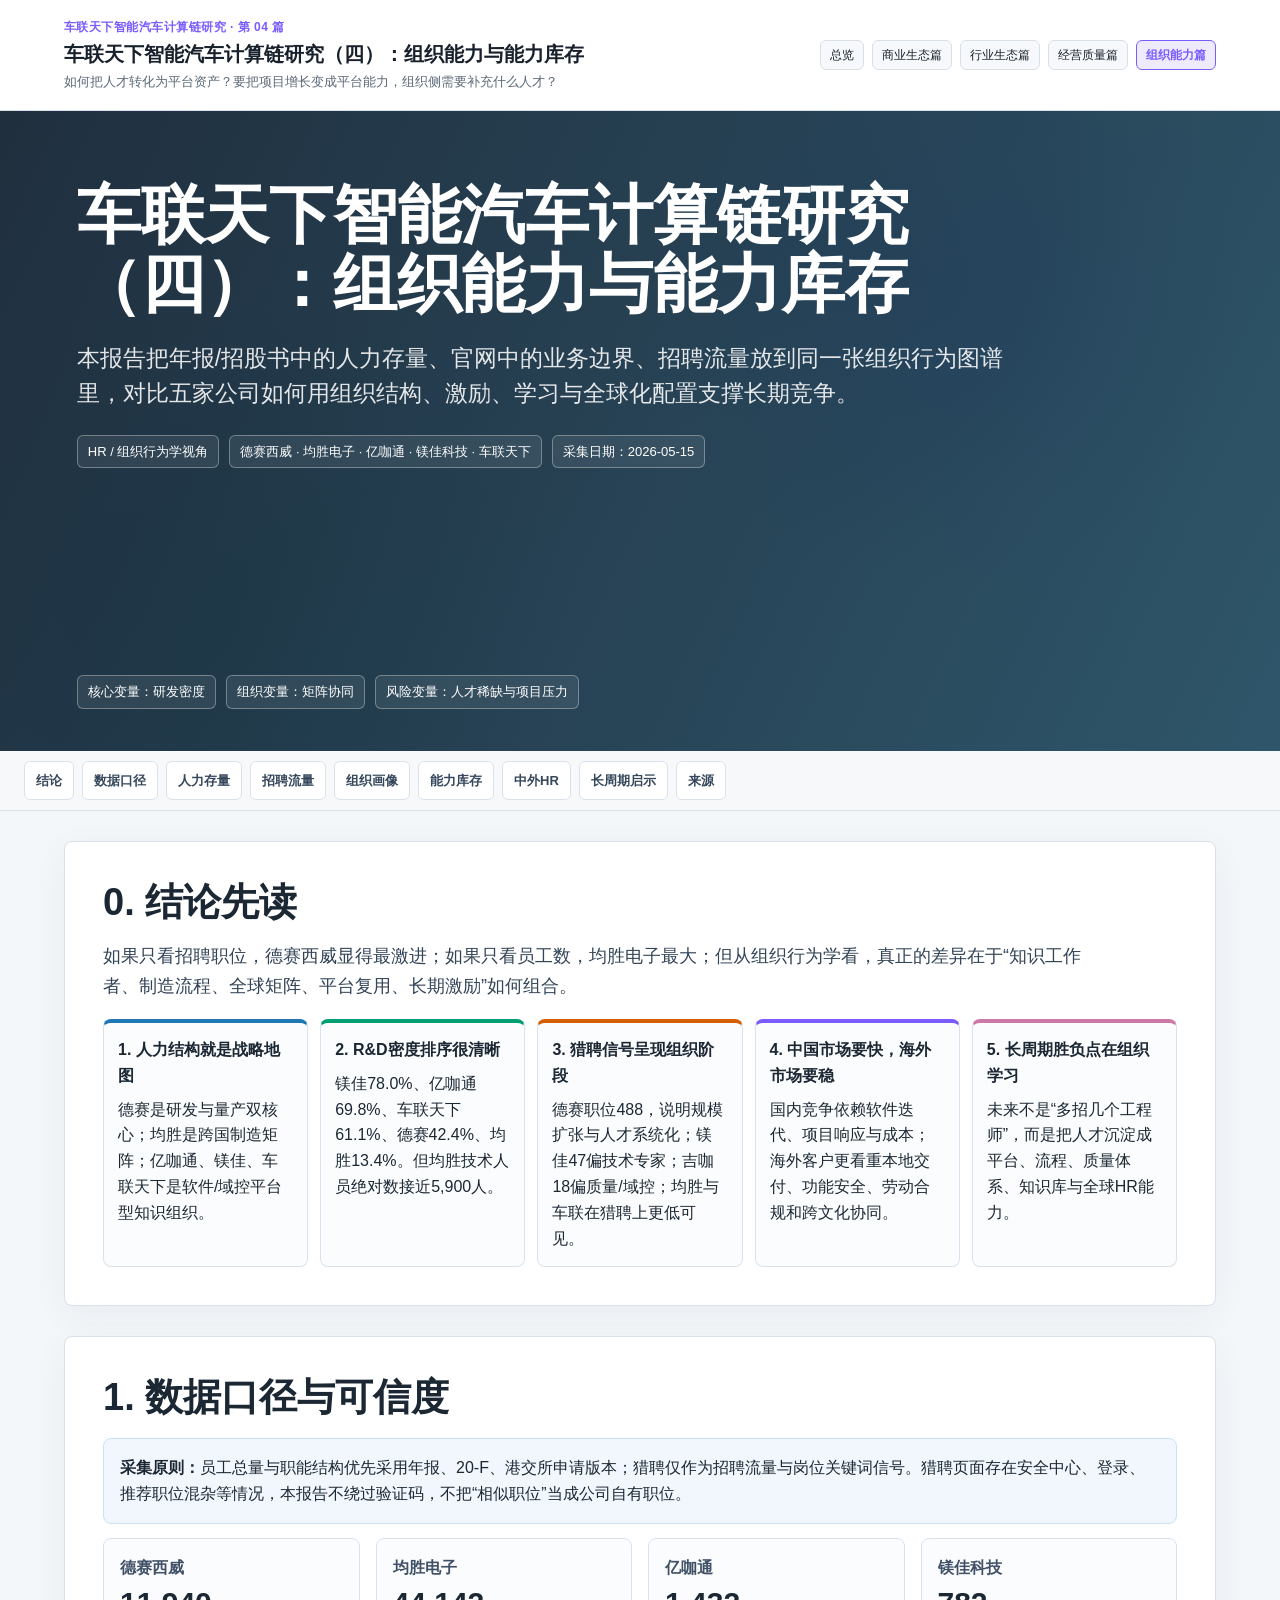
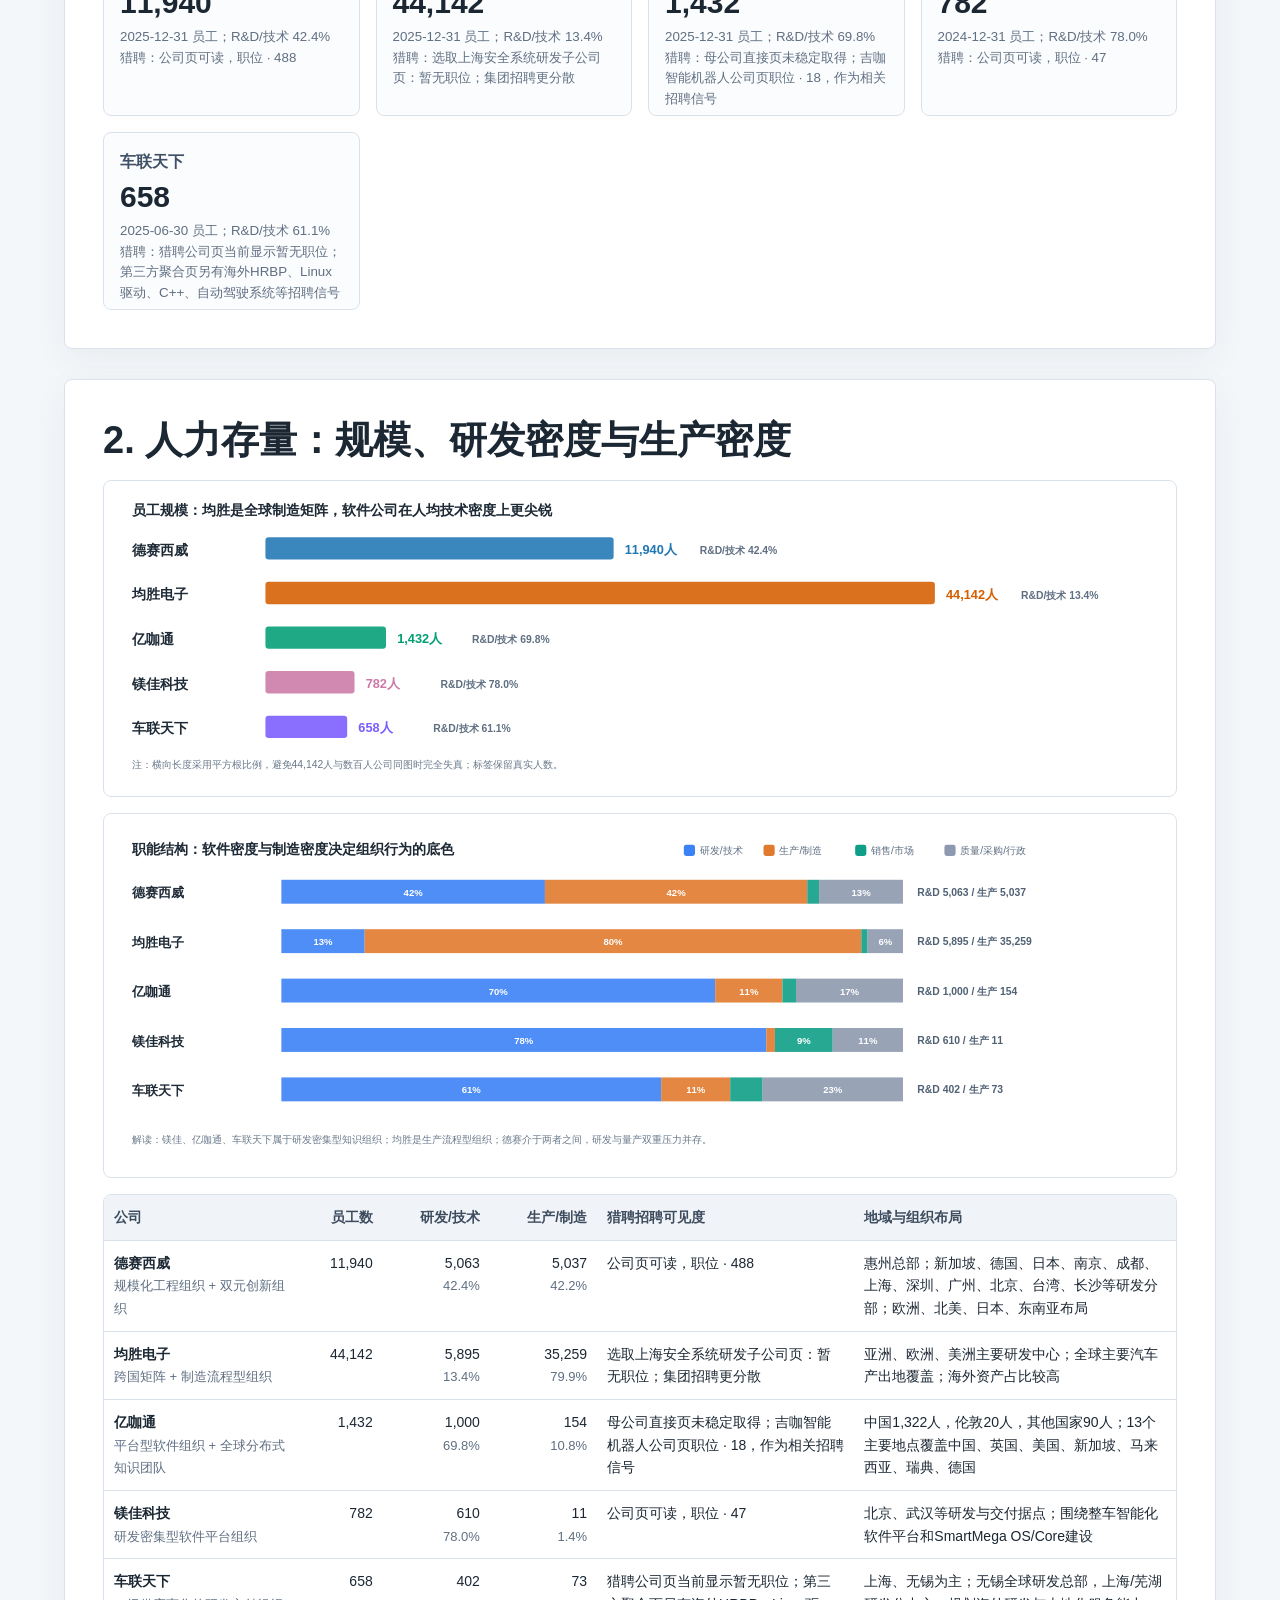
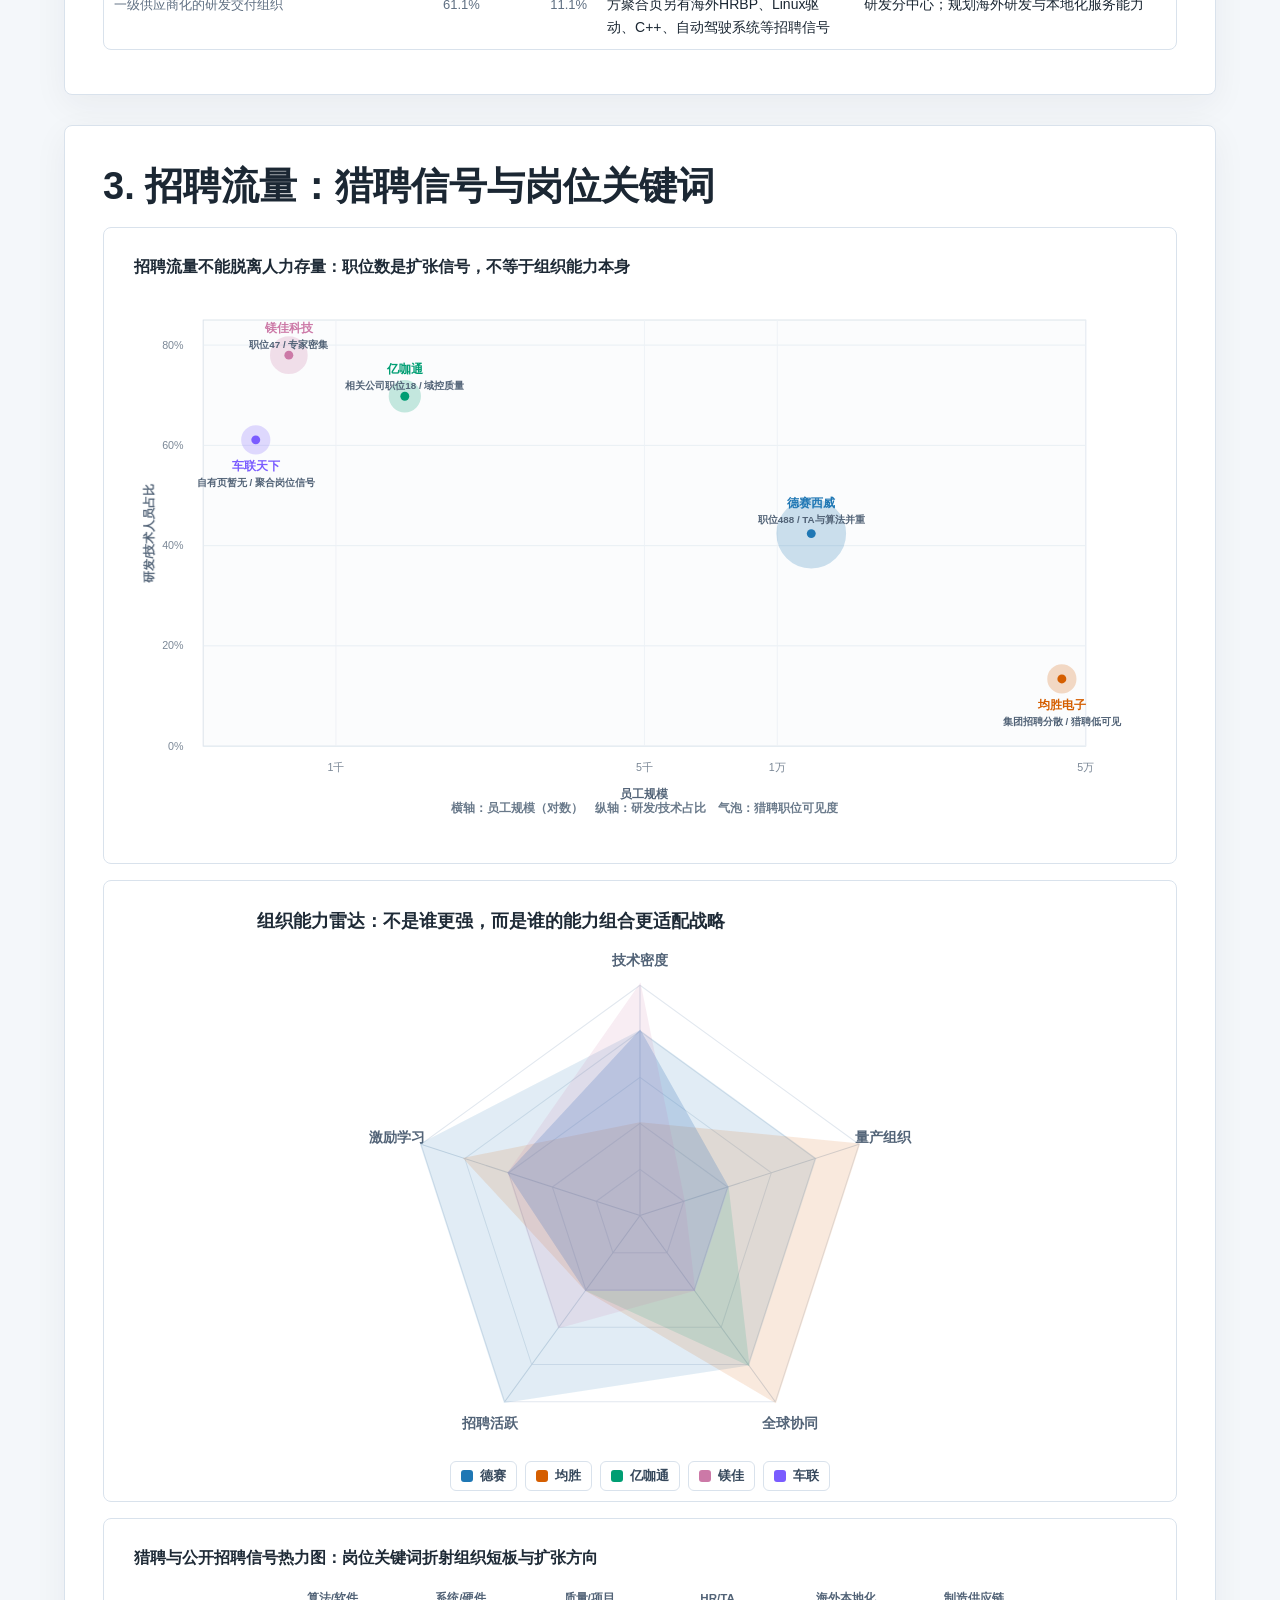
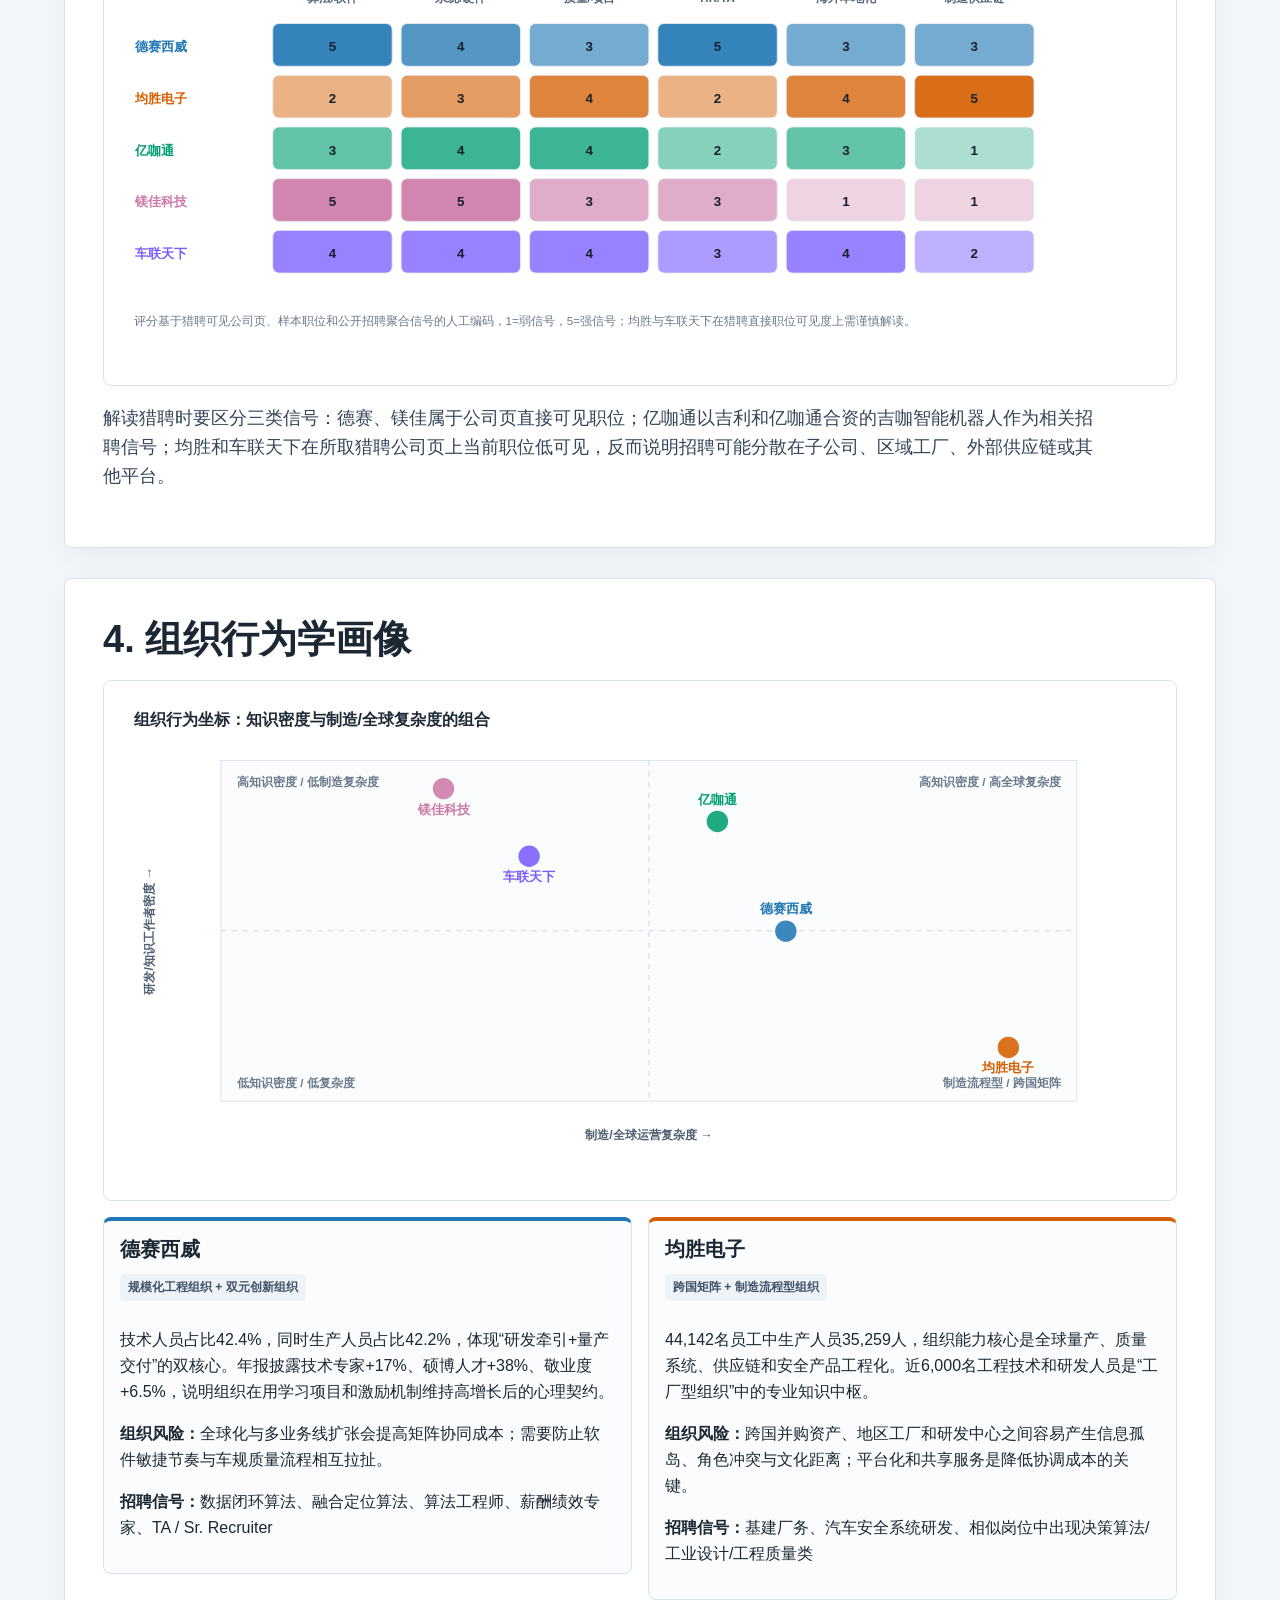
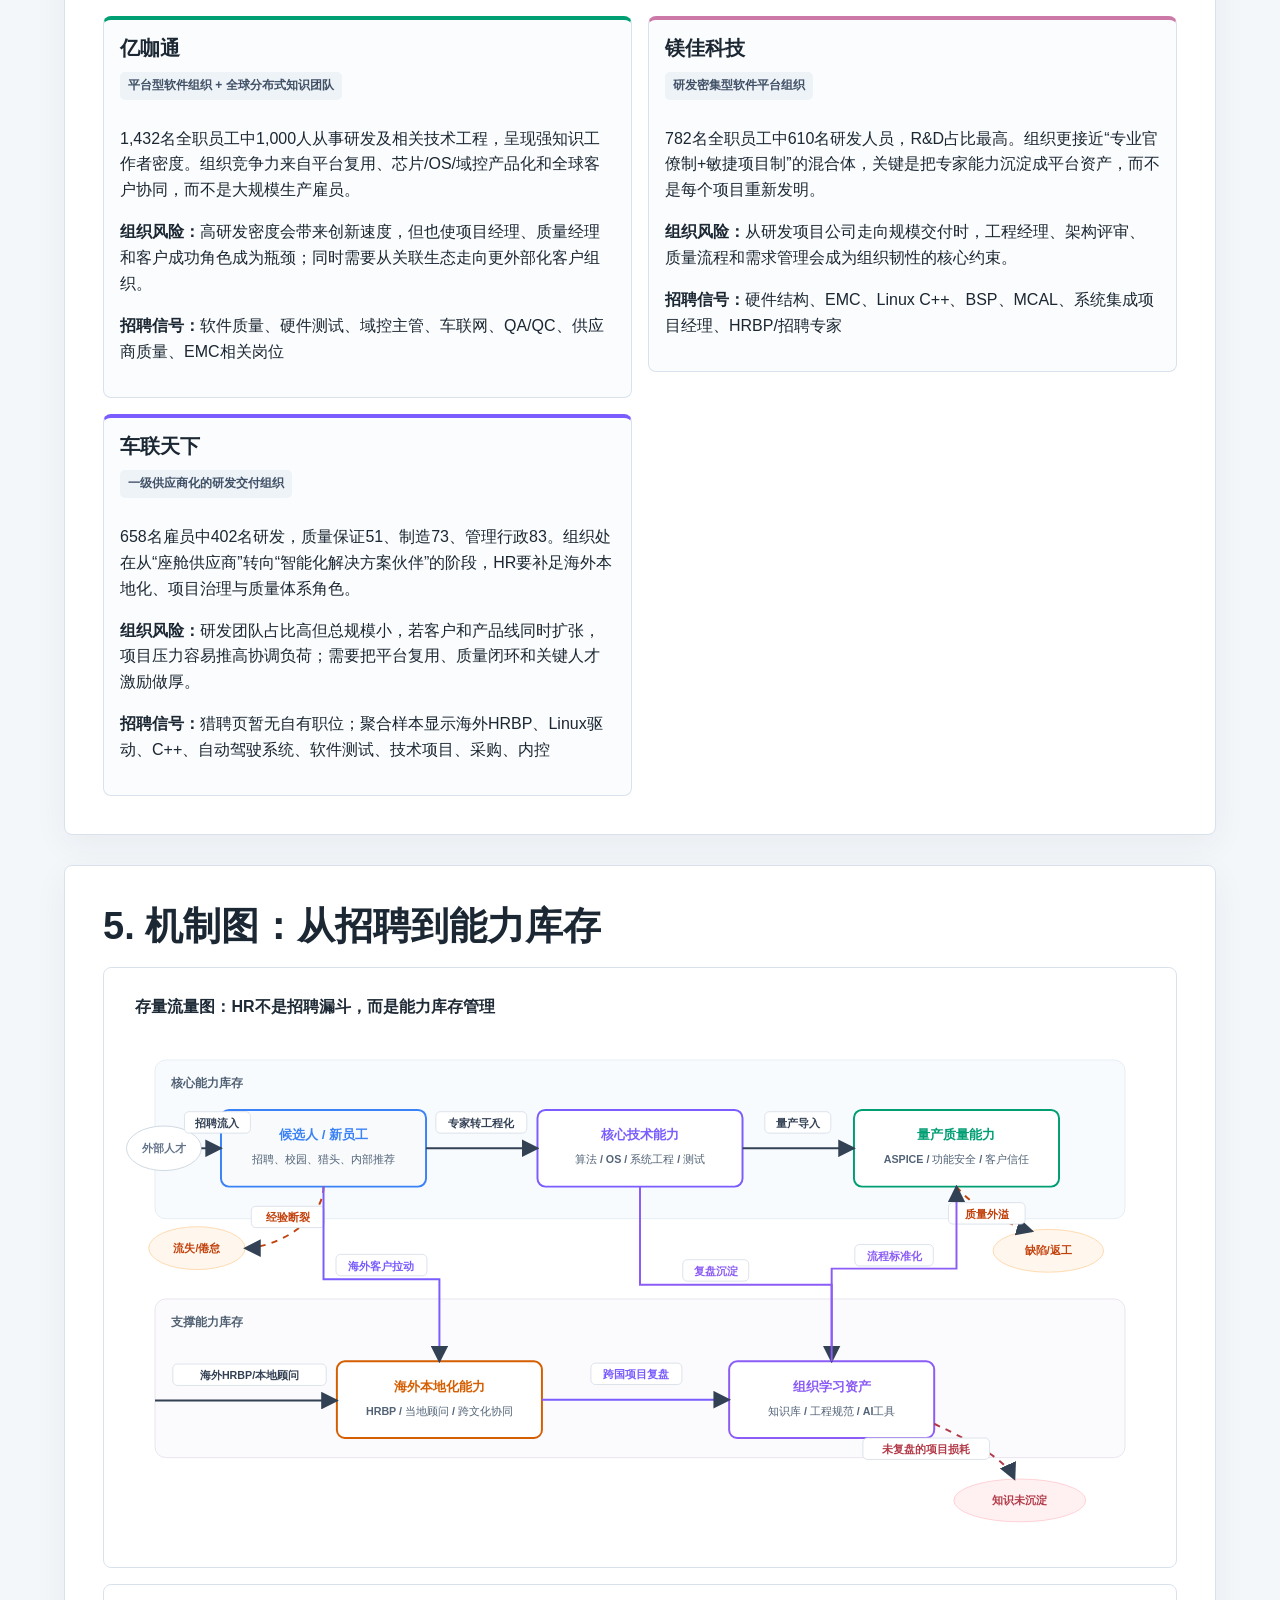
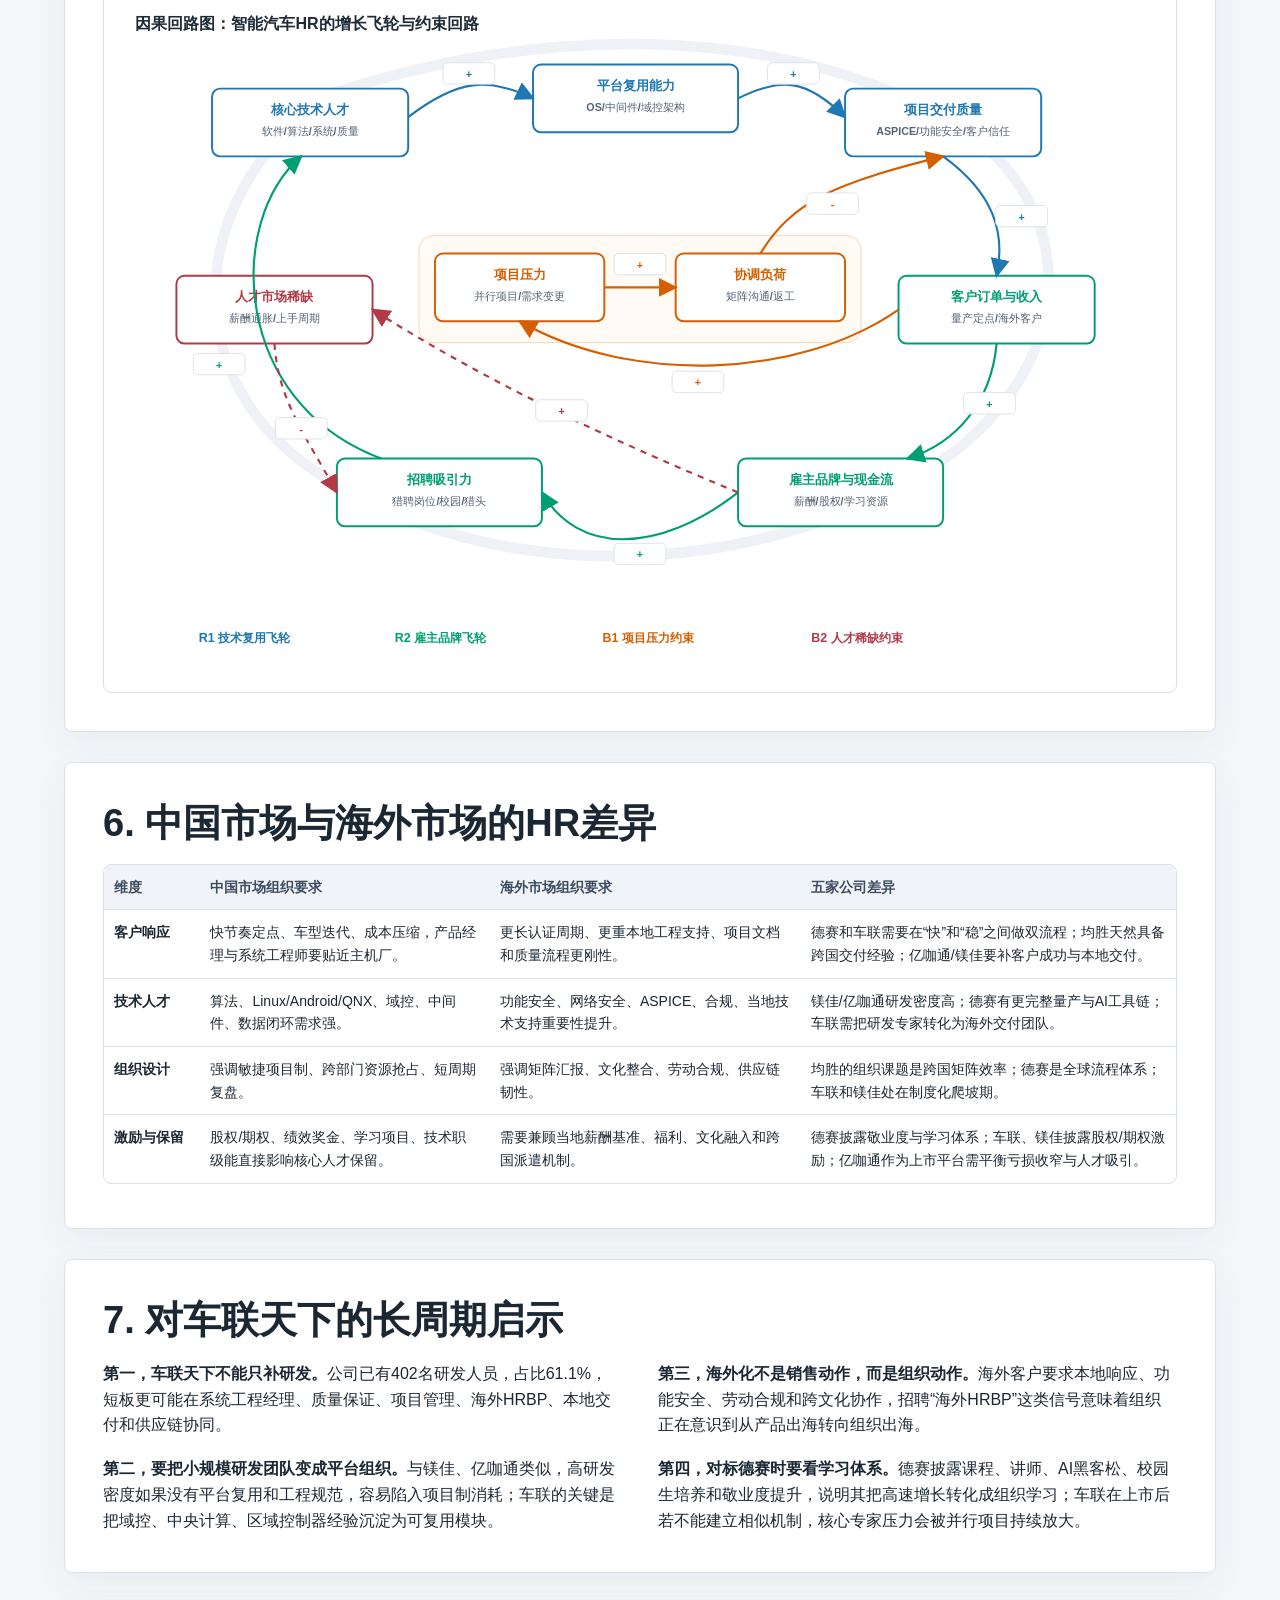
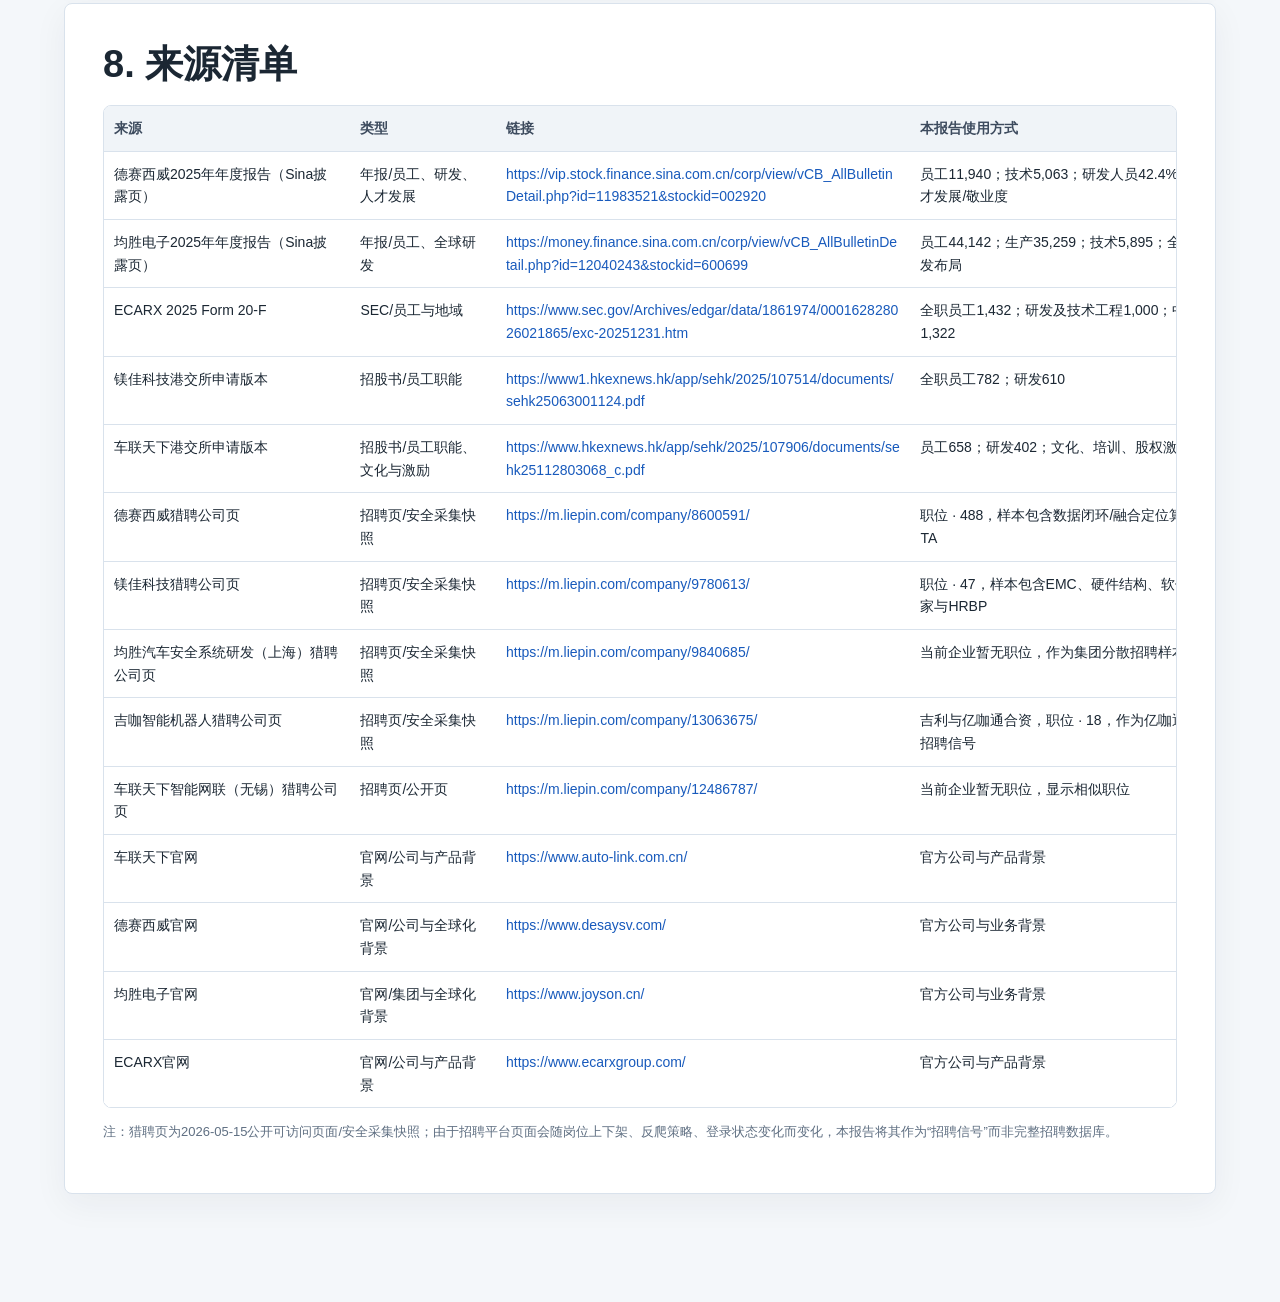
<file: autolink-integrated-series/reports/2026-05-15/hr_layout_comparison/hr_layout_comparison.html>
<!DOCTYPE html>

<html lang="zh-CN">
<head>
<meta charset="utf-8"/>
<meta content="width=device-width, initial-scale=1" name="viewport"/>
<link href="data:," rel="icon"/>
<title>车联天下智能汽车计算链研究（四）：组织能力与能力库存</title>
<style>
:root { --ink:#1b2733; --muted:#5f6f82; --line:#d9e2ec; --paper:#f4f7fa; --white:#fff; --blue:#1f77b4; --green:#009e73; --orange:#d55e00; --purple:#7a5cff; --pink:#cc79a7; }
* { box-sizing:border-box; } html { -webkit-text-size-adjust:100%; } body { margin:0; background:var(--paper); color:var(--ink); font-family:-apple-system,BlinkMacSystemFont,"Segoe UI","PingFang SC","Hiragino Sans GB","Microsoft YaHei",sans-serif; line-height:1.62; }
a { color:#185abc; text-decoration:none; overflow-wrap:anywhere; } a:hover { text-decoration:underline; }
.hero { padding:clamp(64px,8vw,96px) max(22px,6vw) clamp(42px,5.8vw,68px); min-height:min(72vh,760px); color:#fff; background:linear-gradient(115deg,rgba(20,36,52,.95),rgba(19,63,86,.88)), radial-gradient(circle at 74% 28%, rgba(122,92,255,.38), transparent 28%), radial-gradient(circle at 18% 82%, rgba(0,158,115,.30), transparent 30%); display:flex; flex-direction:column; justify-content:space-between; gap:clamp(36px,6vw,82px); }
.hero > div:first-child { max-width:min(1220px,100%); }
.hero h1 { margin:0; max-width:min(1180px,94vw); font-size:clamp(34px,5.1vw,76px); line-height:1.1; letter-spacing:0; text-wrap:balance; overflow-wrap:break-word; }
.hero p { max-width:min(990px,100%); font-size:clamp(17px,1.7vw,24px); color:rgba(255,255,255,.88); margin:clamp(22px,2.6vw,34px) 0 0; }
.hero-meta { display:flex; flex-wrap:wrap; gap:10px; margin-top:0; } .hero > div:first-child .hero-meta { margin-bottom:clamp(24px,3vw,38px); } .pill { border:1px solid rgba(255,255,255,.32); border-radius:6px; padding:7px 10px; background:rgba(255,255,255,.08); font-size:13px; line-height:1.35; }
main { padding:30px max(22px,5vw) 78px; } section { max-width:1280px; margin:0 auto 30px; background:var(--white); border:1px solid var(--line); border-radius:8px; padding:clamp(22px,3vw,38px); box-shadow:0 10px 34px rgba(28,39,51,.055); overflow:visible; }
h2 { margin:0 0 18px; font-size:clamp(25px,3vw,38px); line-height:1.18; letter-spacing:0; text-wrap:balance; } h3 { margin:0 0 10px; font-size:20px; line-height:1.28; }
.lead { max-width:1000px; color:#334457; font-size:18px; } .muted { color:var(--muted); font-size:13px; }
.grid { display:grid; grid-template-columns:repeat(12,minmax(0,1fr)); gap:16px; align-items:start; } .span-3 { grid-column:span 3; } .span-4 { grid-column:span 4; } .span-5 { grid-column:span 5; } .span-6 { grid-column:span 6; } .span-7 { grid-column:span 7; } .span-8 { grid-column:span 8; } .span-12 { grid-column:span 12; }
.metric { grid-column:span 3; min-height:152px; border:1px solid var(--line); border-radius:8px; padding:16px; background:#fbfcfd; } .metric span { color:#405167; font-weight:800; } .metric strong { display:block; margin:6px 0 8px; font-size:30px; line-height:1.08; } .metric small { color:var(--muted); }
.callout { border:1px solid #cae3f4; background:#f1f7fc; border-radius:8px; padding:16px; margin:14px 0; }
.insights { display:grid; grid-template-columns:repeat(5,minmax(0,1fr)); gap:12px; margin-top:16px; } .insight { border-top:4px solid var(--accent); background:#fbfcfd; border-radius:8px; padding:14px; min-height:160px; border-left:1px solid var(--line); border-right:1px solid var(--line); border-bottom:1px solid var(--line); } .insight b { display:block; margin-bottom:8px; }
.svgbox { width:100%; min-width:0; overflow-x:auto; border:1px solid var(--line); border-radius:8px; background:#fff; padding:10px; -webkit-overflow-scrolling:touch; } svg { width:100%; max-width:none; height:auto; display:block; font-family:inherit; }
.table-wrap { width:100%; overflow-x:auto; -webkit-overflow-scrolling:touch; border:1px solid var(--line); border-radius:8px; margin:16px 0 6px; background:#fff; }
table { width:100%; border-collapse:separate; border-spacing:0; margin:0; font-size:14px; table-layout:fixed; } th,td { border-bottom:1px solid var(--line); padding:11px 10px; text-align:left; vertical-align:top; } tbody tr:last-child td { border-bottom:0; } th { background:#f0f4f8; color:#3d4b5e; font-weight:800; white-space:nowrap; } td { overflow-wrap:anywhere; } .right { text-align:right; white-space:nowrap; }
.people-table { min-width:1040px; } .market-table { min-width:980px; } .source-table { min-width:1120px; }
.company-card { grid-column:span 6; border:1px solid var(--line); border-top:4px solid var(--accent); border-radius:8px; padding:16px; background:#fbfcfd; } .company-card .badge { display:inline-block; background:#eef3f7; color:#405167; padding:4px 8px; border-radius:5px; font-weight:800; font-size:12px; margin:0 0 10px; }
.two-col { columns:2 420px; column-gap:30px; } .two-col p { break-inside:avoid; }
@media (max-width:980px) { .span-3,.span-4,.span-5,.span-6,.span-7,.span-8,.metric,.company-card { grid-column:span 12; } .insights { grid-template-columns:1fr; } section { padding:22px 16px; } .hero { min-height:auto; } .svgbox svg { min-width:820px; } .svgbox svg[aria-label="组织能力雷达图"] { min-width:560px; } }
@media (max-width:640px) { main { padding:20px 12px 58px; } .hero { padding:52px 18px 34px; gap:32px; } .hero h1 { font-size:clamp(31px,9.5vw,44px); line-height:1.16; max-width:100%; } .hero p { font-size:16px; } .pill { font-size:12px; } }
@media print { body { background:#fff; } section { box-shadow:none; break-inside:avoid; } .hero { min-height:0; } a { color:#1b2733; } .table-wrap { overflow:visible; } }




























































/* AUTOLINK_ORGANIZATION_REFINED_CSS_START */
#scope .grid {
  align-items: stretch;
}
#scope .metric {
  height: 178px;
  display: flex;
  flex-direction: column;
}
#scope .metric strong {
  flex: 0 0 auto;
}
#scope .metric small {
  line-height: 1.55;
}
.org-radar-box {
  display: flex;
  flex-direction: column;
  align-items: center;
  justify-content: center;
}
.org-radar-box .org-radar-svg {
  width: min(100%, 920px);
  max-height: 560px;
}
.radar-toggle-legend {
  display: flex;
  flex-wrap: wrap;
  justify-content: center;
  gap: 8px;
  margin: 10px 0 0;
}
.radar-toggle {
  display: inline-flex;
  align-items: center;
  gap: 7px;
  border: 1px solid var(--line);
  border-radius: 6px;
  background: #fff;
  padding: 6px 10px;
  color: #35475b;
  font: inherit;
  font-size: 13px;
  font-weight: 750;
  line-height: 1.2;
  cursor: pointer;
}
.radar-toggle .dot {
  width: 12px;
  height: 12px;
  border-radius: 3px;
  display: inline-block;
  flex: 0 0 auto;
}
.radar-toggle[aria-pressed="false"] {
  opacity: .48;
  background: #f4f7fa;
}
.radar-series {
  transition: opacity .18s ease;
}
.radar-series.is-hidden {
  opacity: 0;
  visibility: hidden;
  pointer-events: none;
}
.people-table col.col-hiring {
  width: 24%;
}
.people-table col.col-region {
  width: 30%;
}
#implication .two-col {
  columns: initial;
  display: grid;
  grid-template-columns: repeat(2, minmax(0, 1fr));
  gap: 18px 36px;
  align-items: start;
}
#implication .two-col p {
  margin: 0;
}
#implication .two-col p:nth-child(1) {
  grid-column: 1;
  grid-row: 1;
}
#implication .two-col p:nth-child(2) {
  grid-column: 1;
  grid-row: 2;
}
#implication .two-col p:nth-child(3) {
  grid-column: 2;
  grid-row: 1;
}
#implication .two-col p:nth-child(4) {
  grid-column: 2;
  grid-row: 2;
}
@media (max-width: 980px) {
  #scope .metric {
    height: auto;
    min-height: 152px;
  }
  .org-radar-box .org-radar-svg {
    width: 100%;
  }
  #implication .two-col {
    grid-template-columns: 1fr;
  }
  #implication .two-col p {
    grid-column: auto !important;
    grid-row: auto !important;
  }
}
/* AUTOLINK_ORGANIZATION_REFINED_CSS_END */

































/* AUTOLINK_SERIES_CSS_START */
.autolink-series-frame {
  --series-ink: #17202b;
  --series-muted: #5b6877;
  --series-line: #d8e0e8;
  --series-paper: #f6f8fb;
  --series-white: #ffffff;
  --series-accent: #255fd5;
  color: var(--series-ink);
  background: var(--series-white);
  border-bottom: 1px solid var(--series-line);
  padding: 18px max(22px, 5vw);
  font-family: -apple-system, BlinkMacSystemFont, "Segoe UI", "PingFang SC", "Hiragino Sans GB", "Microsoft YaHei", Arial, sans-serif;
}
.autolink-series-inner {
  max-width: 1240px;
  margin: 0 auto;
  display: grid;
  grid-template-columns: minmax(0, 1.1fr) minmax(280px, .9fr);
  gap: 18px;
  align-items: center;
}
.autolink-series-kicker {
  color: var(--series-accent);
  font-size: 12px;
  font-weight: 850;
  letter-spacing: .04em;
}
.autolink-series-title {
  margin-top: 5px;
  font-size: 20px;
  line-height: 1.28;
  font-weight: 850;
}
.autolink-series-subtitle {
  margin-top: 4px;
  color: var(--series-muted);
  font-size: 13px;
  line-height: 1.5;
}
.autolink-series-links {
  display: flex;
  flex-wrap: wrap;
  gap: 8px;
  justify-content: flex-end;
}
.autolink-series-links a {
  border: 1px solid var(--series-line);
  border-radius: 6px;
  background: var(--series-paper);
  color: var(--series-ink);
  padding: 7px 9px;
  font-size: 12px;
  line-height: 1.2;
  text-decoration: none;
}
.autolink-series-links a.is-current {
  border-color: var(--series-accent);
  background: color-mix(in srgb, var(--series-accent) 12%, white);
  color: var(--series-accent);
  font-weight: 800;
}
body main > section,
body .content {
  max-width: 1280px !important;
}
body > header.hero {
  min-height: 640px !important;
  padding: 70px max(28px, 6vw) 42px !important;
  display: flex !important;
  flex-direction: column !important;
  justify-content: flex-start !important;
  gap: 32px !important;
}
body > header.hero > .hero-inner,
body > header.hero > div:first-child {
  max-width: 1240px !important;
  width: 100% !important;
  margin: 0 auto !important;
  display: flex !important;
  flex-direction: column !important;
}
body > header.hero h1 {
  order: 1;
  margin: 0 !important;
  max-width: 1060px !important;
  font-size: clamp(38px, 5vw, 66px) !important;
  line-height: 1.08 !important;
  letter-spacing: 0 !important;
  font-weight: 850 !important;
}
body > header.hero p {
  order: 2;
  max-width: 960px !important;
  margin: 22px 0 0 !important;
  font-size: clamp(17px, 1.8vw, 23px) !important;
  line-height: 1.52 !important;
}
body > header.hero .hero-meta {
  order: 3;
  gap: 10px !important;
  margin-top: 24px !important;
}
body > header.hero .hero-grid {
  order: 4;
  max-width: 1240px !important;
  width: 100% !important;
  margin: 42px auto 0 !important;
}
body > header.hero > .hero-meta {
  max-width: 1240px !important;
  width: 100% !important;
  margin: auto auto 0 !important;
}
body > header.hero .pill,
body > header.hero .hero-pill {
  border-radius: 6px !important;
  padding: 7px 10px !important;
  line-height: 1.35 !important;
}
@media (max-width: 860px) {
  .autolink-series-inner { grid-template-columns: 1fr; }
  .autolink-series-links { justify-content: flex-start; }
  body > header.hero { min-height: auto !important; padding: 50px 18px 34px !important; }
}
/* AUTOLINK_SERIES_CSS_END */

/* AUTOLINK_STICKY_NAV_CSS_START */
.sticky-nav {
  position: sticky;
  top: 0;
  z-index: 20;
  background: rgba(247,248,250,.92);
  backdrop-filter: blur(12px);
  border-bottom: 1px solid var(--line);
}
.nav-inner {
  max-width: 1280px;
  margin: 0 auto;
  display: flex;
  gap: 8px;
  overflow-x: auto;
  padding: 10px 24px;
}
.nav-inner a {
  color: var(--slate, #35475b);
  background: #fff;
  border: 1px solid var(--line);
  border-radius: 6px;
  padding: 8px 11px;
  white-space: nowrap;
  font-size: 13px;
  font-weight: 730;
  text-decoration: none;
}
.nav-inner a:hover {
  text-decoration: none;
  border-color: var(--blue, #255fd5);
  color: var(--blue, #255fd5);
}
@media print {
  .sticky-nav { display: none; }
}
/* AUTOLINK_STICKY_NAV_CSS_END */
</style>
</head>
<body>
<!-- AUTOLINK_SERIES_START -->
<div class="autolink-series-frame" style="--series-accent:#7a5cff">
  <div class="autolink-series-inner">
    <div>
      <div class="autolink-series-kicker">车联天下智能汽车计算链研究 · 第 04 篇</div>
      <div class="autolink-series-title">车联天下智能汽车计算链研究（四）：组织能力与能力库存</div>
      <div class="autolink-series-subtitle">如何把人才转化为平台资产？要把项目增长变成平台能力，组织侧需要补充什么人才？</div>
    </div>
    <nav class="autolink-series-links" aria-label="车联天下系列报告导航">
      <a class="" href="../../2026-05-16/autolink_integrated_series/autolink_integrated_series.html">总览</a><a class="" href="../../2026-05-16/autolink_business_ecosystem_report/autolink_business_ecosystem_report.html">商业生态篇</a><a class="" href="../../2026-05-12/autolink_ecosystem_analysis/autolink_ecosystem_analysis.html">行业生态篇</a><a class="" href="../../2026-05-16/carlink.html">经营质量篇</a><a class="is-current" href="hr_layout_comparison.html">组织能力篇</a>
    </nav>
  </div>
</div>
<!-- AUTOLINK_SERIES_END -->






















































<header class="hero">
<div>
<div class="hero-meta"><span class="pill">HR / 组织行为学视角</span><span class="pill">德赛西威 · 均胜电子 · 亿咖通 · 镁佳科技 · 车联天下</span><span class="pill">采集日期：2026-05-15</span></div>
<h1>车联天下智能汽车计算链研究（四）：组织能力与能力库存</h1>
<p>本报告把年报/招股书中的人力存量、官网中的业务边界、招聘流量放到同一张组织行为图谱里，对比五家公司如何用组织结构、激励、学习与全球化配置支撑长期竞争。</p>
</div>
<div class="hero-meta"><span class="pill">核心变量：研发密度</span><span class="pill">组织变量：矩阵协同</span><span class="pill">风险变量：人才稀缺与项目压力</span></div>
</header>

<!-- AUTOLINK_STICKY_NAV_START -->
<nav class="sticky-nav" aria-label="报告导航">
  <div class="nav-inner">
    <a href="#summary">结论</a><a href="#scope">数据口径</a><a href="#workforce">人力存量</a><a href="#hiring">招聘流量</a><a href="#behavior">组织画像</a><a href="#inventory">能力库存</a><a href="#hr-difference">中外HR</a><a href="#implication">长周期启示</a><a href="#sources">来源</a>
  </div>
</nav>
<!-- AUTOLINK_STICKY_NAV_END -->






































<main>
<section id="summary">
<h2>0. 结论先读</h2>
<p class="lead">如果只看招聘职位，德赛西威显得最激进；如果只看员工数，均胜电子最大；但从组织行为学看，真正的差异在于“知识工作者、制造流程、全球矩阵、平台复用、长期激励”如何组合。</p>
<div class="insights">
<div class="insight" style="--accent:#1f77b4"><b>1. 人力结构就是战略地图</b>德赛是研发与量产双核心；均胜是跨国制造矩阵；亿咖通、镁佳、车联天下是软件/域控平台型知识组织。</div>
<div class="insight" style="--accent:#009e73"><b>2. R&amp;D密度排序很清晰</b>镁佳78.0%、亿咖通69.8%、车联天下61.1%、德赛42.4%、均胜13.4%。但均胜技术人员绝对数接近5,900人。</div>
<div class="insight" style="--accent:#d55e00"><b>3. 猎聘信号呈现组织阶段</b>德赛职位488，说明规模扩张与人才系统化；镁佳47偏技术专家；吉咖18偏质量/域控；均胜与车联在猎聘上更低可见。</div>
<div class="insight" style="--accent:#7a5cff"><b>4. 中国市场要快，海外市场要稳</b>国内竞争依赖软件迭代、项目响应与成本；海外客户更看重本地交付、功能安全、劳动合规和跨文化协同。</div>
<div class="insight" style="--accent:#cc79a7"><b>5. 长周期胜负点在组织学习</b>未来不是“多招几个工程师”，而是把人才沉淀成平台、流程、质量体系、知识库与全球HR能力。</div>
</div>
</section>
<section id="scope">
<h2>1. 数据口径与可信度</h2>
<div class="callout"><b>采集原则：</b>员工总量与职能结构优先采用年报、20-F、港交所申请版本；猎聘仅作为招聘流量与岗位关键词信号。猎聘页面存在安全中心、登录、推荐职位混杂等情况，本报告不绕过验证码，不把“相似职位”当成公司自有职位。</div>
<div class="grid"><div class="metric"><span>德赛西威</span><strong>11,940</strong><small>2025-12-31 员工；R&amp;D/技术 42.4%<br/>猎聘：公司页可读，职位 · 488</small></div><div class="metric"><span>均胜电子</span><strong>44,142</strong><small>2025-12-31 员工；R&amp;D/技术 13.4%<br/>猎聘：选取上海安全系统研发子公司页：暂无职位；集团招聘更分散</small></div><div class="metric"><span>亿咖通</span><strong>1,432</strong><small>2025-12-31 员工；R&amp;D/技术 69.8%<br/>猎聘：母公司直接页未稳定取得；吉咖智能机器人公司页职位 · 18，作为相关招聘信号</small></div><div class="metric"><span>镁佳科技</span><strong>782</strong><small>2024-12-31 员工；R&amp;D/技术 78.0%<br/>猎聘：公司页可读，职位 · 47</small></div><div class="metric"><span>车联天下</span><strong>658</strong><small>2025-06-30 员工；R&amp;D/技术 61.1%<br/>猎聘：猎聘公司页当前显示暂无职位；第三方聚合页另有海外HRBP、Linux驱动、C++、自动驾驶系统等招聘信号</small></div></div>
</section>
<section id="workforce">
<h2>2. 人力存量：规模、研发密度与生产密度</h2>
<div class="grid"><div class="span-12 svgbox"><svg aria-label="员工规模条形图" role="img" viewBox="0 0 1320 370">
<rect width="1320" height="370" fill="#ffffff"/>
<text x="22" y="30" font-size="18" font-weight="800" fill="#1e2a36" text-anchor="start">员工规模：均胜是全球制造矩阵，软件公司在人均技术密度上更尖锐</text>
<text x="22" y="80" font-size="17" font-weight="700" fill="#1e2a36" text-anchor="start">德赛西威</text><rect x="190" y="58" width="436.9" height="28" rx="4" fill="#1f77b4" opacity="0.88"/><text x="640.9" y="79" font-size="16" font-weight="750" fill="#1f77b4" text-anchor="start">11,940人</text><text x="734.9" y="79" font-size="13" font-weight="650" fill="#5f6f82" text-anchor="start">R&D/技术 42.4%</text><text x="22" y="136" font-size="17" font-weight="700" fill="#1e2a36" text-anchor="start">均胜电子</text><rect x="190" y="114" width="840.0" height="28" rx="4" fill="#d55e00" opacity="0.88"/><text x="1044.0" y="135" font-size="16" font-weight="750" fill="#d55e00" text-anchor="start">44,142人</text><text x="1138.0" y="135" font-size="13" font-weight="650" fill="#5f6f82" text-anchor="start">R&D/技术 13.4%</text><text x="22" y="192" font-size="17" font-weight="700" fill="#1e2a36" text-anchor="start">亿咖通</text><rect x="190" y="170" width="151.3" height="28" rx="4" fill="#009e73" opacity="0.88"/><text x="355.3" y="191" font-size="16" font-weight="750" fill="#009e73" text-anchor="start">1,432人</text><text x="449.3" y="191" font-size="13" font-weight="650" fill="#5f6f82" text-anchor="start">R&D/技术 69.8%</text><text x="22" y="248" font-size="17" font-weight="700" fill="#1e2a36" text-anchor="start">镁佳科技</text><rect x="190" y="226" width="111.8" height="28" rx="4" fill="#cc79a7" opacity="0.88"/><text x="315.8" y="247" font-size="16" font-weight="750" fill="#cc79a7" text-anchor="start">782人</text><text x="409.8" y="247" font-size="13" font-weight="650" fill="#5f6f82" text-anchor="start">R&D/技术 78.0%</text><text x="22" y="304" font-size="17" font-weight="700" fill="#1e2a36" text-anchor="start">车联天下</text><rect x="190" y="282" width="102.6" height="28" rx="4" fill="#7a5cff" opacity="0.88"/><text x="306.6" y="303" font-size="16" font-weight="750" fill="#7a5cff" text-anchor="start">658人</text><text x="400.6" y="303" font-size="13" font-weight="650" fill="#5f6f82" text-anchor="start">R&D/技术 61.1%</text>
<text x="22" y="348" font-size="13" font-weight="500" fill="#69798a" text-anchor="start">注：横向长度采用平方根比例，避免44,142人与数百人公司同图时完全失真；标签保留真实人数。</text>
</svg></div><div class="span-12 svgbox"><svg aria-label="职能结构堆叠图" role="img" viewBox="0 0 1320 430">
<rect width="1320" height="430" fill="#fff"/>
<text x="22" y="38" font-size="18" font-weight="800" fill="#1e2a36" text-anchor="start">职能结构：软件密度与制造密度决定组织行为的底色</text><rect x="715" y="26" width="14" height="14" rx="3" fill="#3b82f6"/><text x="735" y="38" font-size="13" fill="#5f6f82">研发/技术</text><rect x="815" y="26" width="14" height="14" rx="3" fill="#e07a2f"/><text x="835" y="38" font-size="13" fill="#5f6f82">生产/制造</text><rect x="930" y="26" width="14" height="14" rx="3" fill="#0f9f88"/><text x="950" y="38" font-size="13" fill="#5f6f82">销售/市场</text><rect x="1042" y="26" width="14" height="14" rx="3" fill="#8d99ae"/><text x="1062" y="38" font-size="13" fill="#5f6f82">质量/采购/行政</text>
<text x="22" y="92" font-size="16" font-weight="700" fill="#1e2a36" text-anchor="start">德赛西威</text><rect x="210.0" y="70" width="330.7" height="30" fill="#3b82f6" opacity="0.9"/><text x="375.4" y="90" font-size="12" font-weight="750" fill="#fff" text-anchor="middle">42%</text><rect x="540.7" y="70" width="329.2" height="30" fill="#e07a2f" opacity="0.9"/><text x="705.3" y="90" font-size="12" font-weight="750" fill="#fff" text-anchor="middle">42%</text><rect x="869.9" y="70" width="14.8" height="30" fill="#0f9f88" opacity="0.9"/><rect x="884.7" y="70" width="105.3" height="30" fill="#8d99ae" opacity="0.9"/><text x="937.4" y="90" font-size="12" font-weight="750" fill="#fff" text-anchor="middle">13%</text><text x="1008" y="90" font-size="13" font-weight="650" fill="#506174" text-anchor="start">R&D 5,063 / 生产 5,037</text><text x="22" y="154" font-size="16" font-weight="700" fill="#1e2a36" text-anchor="start">均胜电子</text><rect x="210.0" y="132" width="104.5" height="30" fill="#3b82f6" opacity="0.9"/><text x="262.3" y="152" font-size="12" font-weight="750" fill="#fff" text-anchor="middle">13%</text><rect x="314.5" y="132" width="623.2" height="30" fill="#e07a2f" opacity="0.9"/><text x="626.1" y="152" font-size="12" font-weight="750" fill="#fff" text-anchor="middle">80%</text><rect x="937.7" y="132" width="7.8" height="30" fill="#0f9f88" opacity="0.9"/><rect x="945.5" y="132" width="44.5" height="30" fill="#8d99ae" opacity="0.9"/><text x="967.8" y="152" font-size="12" font-weight="750" fill="#fff" text-anchor="middle">6%</text><text x="1008" y="152" font-size="13" font-weight="650" fill="#506174" text-anchor="start">R&D 5,895 / 生产 35,259</text><text x="22" y="216" font-size="16" font-weight="700" fill="#1e2a36" text-anchor="start">亿咖通</text><rect x="210.0" y="194" width="544.4" height="30" fill="#3b82f6" opacity="0.9"/><text x="482.2" y="214" font-size="12" font-weight="750" fill="#fff" text-anchor="middle">70%</text><rect x="754.4" y="194" width="84.2" height="30" fill="#e07a2f" opacity="0.9"/><text x="796.6" y="214" font-size="12" font-weight="750" fill="#fff" text-anchor="middle">11%</text><rect x="838.7" y="194" width="17.2" height="30" fill="#0f9f88" opacity="0.9"/><rect x="855.8" y="194" width="134.2" height="30" fill="#8d99ae" opacity="0.9"/><text x="922.9" y="214" font-size="12" font-weight="750" fill="#fff" text-anchor="middle">17%</text><text x="1008" y="214" font-size="13" font-weight="650" fill="#506174" text-anchor="start">R&D 1,000 / 生产 154</text><text x="22" y="278" font-size="16" font-weight="700" fill="#1e2a36" text-anchor="start">镁佳科技</text><rect x="210.0" y="256" width="608.4" height="30" fill="#3b82f6" opacity="0.9"/><text x="514.2" y="276" font-size="12" font-weight="750" fill="#fff" text-anchor="middle">78%</text><rect x="818.4" y="256" width="10.9" height="30" fill="#e07a2f" opacity="0.9"/><rect x="829.3" y="256" width="72.5" height="30" fill="#0f9f88" opacity="0.9"/><text x="865.6" y="276" font-size="12" font-weight="750" fill="#fff" text-anchor="middle">9%</text><rect x="901.9" y="256" width="88.1" height="30" fill="#8d99ae" opacity="0.9"/><text x="945.9" y="276" font-size="12" font-weight="750" fill="#fff" text-anchor="middle">11%</text><text x="1008" y="276" font-size="13" font-weight="650" fill="#506174" text-anchor="start">R&D 610 / 生产 11</text><text x="22" y="340" font-size="16" font-weight="700" fill="#1e2a36" text-anchor="start">车联天下</text><rect x="210.0" y="318" width="476.6" height="30" fill="#3b82f6" opacity="0.9"/><text x="448.3" y="338" font-size="12" font-weight="750" fill="#fff" text-anchor="middle">61%</text><rect x="686.6" y="318" width="86.6" height="30" fill="#e07a2f" opacity="0.9"/><text x="729.9" y="338" font-size="12" font-weight="750" fill="#fff" text-anchor="middle">11%</text><rect x="773.2" y="318" width="40.6" height="30" fill="#0f9f88" opacity="0.9"/><rect x="813.7" y="318" width="176.3" height="30" fill="#8d99ae" opacity="0.9"/><text x="901.9" y="338" font-size="12" font-weight="750" fill="#fff" text-anchor="middle">23%</text><text x="1008" y="338" font-size="13" font-weight="650" fill="#506174" text-anchor="start">R&D 402 / 生产 73</text>
<text x="22" y="400" font-size="13" font-weight="500" fill="#69798a" text-anchor="start">解读：镁佳、亿咖通、车联天下属于研发密集型知识组织；均胜是生产流程型组织；德赛介于两者之间，研发与量产双重压力并存。</text>
</svg></div></div>
<div class="table-wrap"><table class="people-table"><colgroup><col style="width:18%"><col style="width:8%"><col style="width:10%"><col style="width:10%"><col class="col-hiring" style="width:24%"><col class="col-region" style="width:30%"></colgroup><thead><tr><th>公司</th><th class="right">员工数</th><th class="right">研发/技术</th><th class="right">生产/制造</th><th>猎聘招聘可见度</th><th>地域与组织布局</th></tr></thead><tbody><tr><td><b>德赛西威</b><br/><span class="muted">规模化工程组织 + 双元创新组织</span></td><td class="right">11,940</td><td class="right">5,063<br/><span class="muted">42.4%</span></td><td class="right">5,037<br/><span class="muted">42.2%</span></td><td>公司页可读，职位 · 488</td><td>惠州总部；新加坡、德国、日本、南京、成都、上海、深圳、广州、北京、台湾、长沙等研发分部；欧洲、北美、日本、东南亚布局</td></tr><tr><td><b>均胜电子</b><br/><span class="muted">跨国矩阵 + 制造流程型组织</span></td><td class="right">44,142</td><td class="right">5,895<br/><span class="muted">13.4%</span></td><td class="right">35,259<br/><span class="muted">79.9%</span></td><td>选取上海安全系统研发子公司页：暂无职位；集团招聘更分散</td><td>亚洲、欧洲、美洲主要研发中心；全球主要汽车产出地覆盖；海外资产占比较高</td></tr><tr><td><b>亿咖通</b><br/><span class="muted">平台型软件组织 + 全球分布式知识团队</span></td><td class="right">1,432</td><td class="right">1,000<br/><span class="muted">69.8%</span></td><td class="right">154<br/><span class="muted">10.8%</span></td><td>母公司直接页未稳定取得；吉咖智能机器人公司页职位 · 18，作为相关招聘信号</td><td>中国1,322人，伦敦20人，其他国家90人；13个主要地点覆盖中国、英国、美国、新加坡、马来西亚、瑞典、德国</td></tr><tr><td><b>镁佳科技</b><br/><span class="muted">研发密集型软件平台组织</span></td><td class="right">782</td><td class="right">610<br/><span class="muted">78.0%</span></td><td class="right">11<br/><span class="muted">1.4%</span></td><td>公司页可读，职位 · 47</td><td>北京、武汉等研发与交付据点；围绕整车智能化软件平台和SmartMega OS/Core建设</td></tr><tr><td><b>车联天下</b><br/><span class="muted">一级供应商化的研发交付组织</span></td><td class="right">658</td><td class="right">402<br/><span class="muted">61.1%</span></td><td class="right">73<br/><span class="muted">11.1%</span></td><td>猎聘公司页当前显示暂无职位；第三方聚合页另有海外HRBP、Linux驱动、C++、自动驾驶系统等招聘信号</td><td>上海、无锡为主；无锡全球研发总部，上海/芜湖研发分中心；规划海外研发与本地化服务能力</td></tr></tbody></table></div>
</section>
<section id="hiring">
<h2>3. 招聘流量：猎聘信号与岗位关键词</h2>
<div class="grid"><div class="span-12 svgbox"><svg aria-label="招聘活跃度气泡图" role="img" viewBox="0 0 1180 690"><rect width="1180" height="690" fill="#fff"/><text x="22" y="38" font-size="18" font-weight="800" fill="#1e2a36" text-anchor="start">招聘流量不能脱离人力存量：职位数是扩张信号，不等于组织能力本身</text><rect x="100" y="92" width="990" height="478" fill="#fbfcfd" stroke="#d8e0e8"/><line x1="100" y1="570.0" x2="1090" y2="570.0" stroke="#e6edf3"/><text x="78" y="574.0" font-size="12" fill="#7a8796" text-anchor="end">0%</text><line x1="100" y1="457.5" x2="1090" y2="457.5" stroke="#e6edf3"/><text x="78" y="461.5" font-size="12" fill="#7a8796" text-anchor="end">20%</text><line x1="100" y1="345.1" x2="1090" y2="345.1" stroke="#e6edf3"/><text x="78" y="349.1" font-size="12" fill="#7a8796" text-anchor="end">40%</text><line x1="100" y1="232.6" x2="1090" y2="232.6" stroke="#e6edf3"/><text x="78" y="236.6" font-size="12" fill="#7a8796" text-anchor="end">60%</text><line x1="100" y1="120.1" x2="1090" y2="120.1" stroke="#e6edf3"/><text x="78" y="124.1" font-size="12" fill="#7a8796" text-anchor="end">80%</text><line x1="249.0" y1="92" x2="249.0" y2="570" stroke="#eef2f6"/><text x="249.0" y="598" font-size="12" fill="#7a8796" text-anchor="middle">1千</text><line x1="595.0" y1="92" x2="595.0" y2="570" stroke="#eef2f6"/><text x="595.0" y="598" font-size="12" fill="#7a8796" text-anchor="middle">5千</text><line x1="744.0" y1="92" x2="744.0" y2="570" stroke="#eef2f6"/><text x="744.0" y="598" font-size="12" fill="#7a8796" text-anchor="middle">1万</text><line x1="1090.0" y1="92" x2="1090.0" y2="570" stroke="#eef2f6"/><text x="1090.0" y="598" font-size="12" fill="#7a8796" text-anchor="middle">5万</text><circle cx="782.1" cy="331.6" r="38.0" fill="#1f77b4" opacity="0.22" stroke="#1f77b4" stroke-width="2.2"/><circle cx="782.1" cy="331.6" r="5" fill="#1f77b4"/><text x="782.1" y="301.6" font-size="14" font-weight="850" fill="#1f77b4" text-anchor="middle">德赛西威</text><text x="782.1" y="319.6" font-size="11" font-weight="600" fill="#526377" text-anchor="middle">职位488 / TA与算法并重</text><circle cx="1063.2" cy="494.6" r="15.3" fill="#d55e00" opacity="0.22" stroke="#d55e00" stroke-width="2.2"/><circle cx="1063.2" cy="494.6" r="5" fill="#d55e00"/><text x="1063.2" y="528.6" font-size="14" font-weight="850" fill="#d55e00" text-anchor="middle">均胜电子</text><text x="1063.2" y="546.6" font-size="11" font-weight="600" fill="#526377" text-anchor="middle">集团招聘分散 / 猎聘低可见</text><circle cx="326.2" cy="177.5" r="17.0" fill="#009e73" opacity="0.22" stroke="#009e73" stroke-width="2.2"/><circle cx="326.2" cy="177.5" r="5" fill="#009e73"/><text x="326.2" y="151.5" font-size="14" font-weight="850" fill="#009e73" text-anchor="middle">亿咖通</text><text x="326.2" y="169.5" font-size="11" font-weight="600" fill="#526377" text-anchor="middle">相关公司职位18 / 域控质量</text><circle cx="196.1" cy="131.4" r="20.1" fill="#cc79a7" opacity="0.22" stroke="#cc79a7" stroke-width="2.2"/><circle cx="196.1" cy="131.4" r="5" fill="#cc79a7"/><text x="196.1" y="105.4" font-size="14" font-weight="850" fill="#cc79a7" text-anchor="middle">镁佳科技</text><text x="196.1" y="123.4" font-size="11" font-weight="600" fill="#526377" text-anchor="middle">职位47 / 专家密集</text><circle cx="159.0" cy="226.4" r="15.3" fill="#7a5cff" opacity="0.22" stroke="#7a5cff" stroke-width="2.2"/><circle cx="159.0" cy="226.4" r="5" fill="#7a5cff"/><text x="159.0" y="260.4" font-size="14" font-weight="850" fill="#7a5cff" text-anchor="middle">车联天下</text><text x="159.0" y="278.4" font-size="11" font-weight="600" fill="#526377" text-anchor="middle">自有页暂无 / 聚合岗位信号</text><text x="595.0" y="644" font-size="13" font-weight="650" fill="#69798a" text-anchor="middle">横轴：员工规模（对数）　纵轴：研发/技术占比　气泡：猎聘职位可见度</text><text x="44" y="331.0" transform="rotate(-90 44 331.0)" font-size="13" font-weight="650" fill="#526377" text-anchor="middle">研发/技术人员占比</text><text x="595.0" y="628" font-size="13" font-weight="650" fill="#526377" text-anchor="middle">员工规模</text></svg></div><div class="span-12 svgbox org-radar-box"><svg class="org-radar-svg" aria-label="组织能力雷达图" data-radar-chart="org-ability" role="img" viewBox="0 0 780 535"><rect fill="#fff" height="535" width="780"></rect><text fill="#1e2a36" font-size="17" font-weight="800" text-anchor="start" x="24" y="34">组织能力雷达：不是谁更强，而是谁的能力组合更适配战略</text><polygon fill="none" points="390.0,266.0 431.8,296.4 415.9,345.6 364.1,345.6 348.2,296.4" stroke="#e2e8ef"></polygon><polygon fill="none" points="390.0,222.0 473.7,282.8 441.7,381.2 338.3,381.2 306.3,282.8" stroke="#e2e8ef"></polygon><polygon fill="none" points="390.0,178.0 515.5,269.2 467.6,416.8 312.4,416.8 264.5,269.2" stroke="#e2e8ef"></polygon><polygon fill="none" points="390.0,134.0 557.4,255.6 493.5,452.4 286.5,452.4 222.6,255.6" stroke="#e2e8ef"></polygon><polygon fill="none" points="390.0,90.0 599.2,242.0 519.3,488.0 260.7,488.0 180.8,242.0" stroke="#e2e8ef"></polygon><line stroke="#d4dde7" x1="390" x2="390.0" y1="310" y2="90.0"></line><text fill="#526377" font-size="13" font-weight="700" text-anchor="middle" x="390.0" y="70.80000000000001">技术密度</text><line stroke="#d4dde7" x1="390" x2="599.2" y1="310" y2="242.0"></line><text fill="#526377" font-size="13" font-weight="700" text-anchor="middle" x="622.2480012792764" y="239.53804997363784">量产组织</text><line stroke="#d4dde7" x1="390" x2="519.3" y1="310" y2="488.0"></line><text fill="#526377" font-size="13" font-weight="700" text-anchor="middle" x="533.537158609822" y="512.5619500263622">全球协同</text><line stroke="#d4dde7" x1="390" x2="260.7" y1="310" y2="488.0"></line><text fill="#526377" font-size="13" font-weight="700" text-anchor="middle" x="246.46284139017808" y="512.5619500263622">招聘活跃</text><line stroke="#d4dde7" x1="390" x2="180.8" y1="310" y2="242.0"></line><text fill="#526377" font-size="13" font-weight="700" text-anchor="middle" x="157.7519987207235" y="239.5380499736379">激励学习</text><polygon class="radar-series" data-radar-series="desay" fill="#1f77b4" opacity="0.13" points="390.0,134.0 557.4,255.6 493.5,452.4 260.7,488.0 180.8,242.0" stroke="#1f77b4" stroke-width="2"></polygon><polygon class="radar-series" data-radar-series="junsheng" fill="#d55e00" opacity="0.13" points="390.0,222.0 599.2,242.0 519.3,488.0 338.3,381.2 222.6,255.6" stroke="#d55e00" stroke-width="2"></polygon><polygon class="radar-series" data-radar-series="ecarx" fill="#009e73" opacity="0.13" points="390.0,134.0 473.7,282.8 493.5,452.4 338.3,381.2 264.5,269.2" stroke="#009e73" stroke-width="2"></polygon><polygon class="radar-series" data-radar-series="mega" fill="#cc79a7" opacity="0.13" points="390.0,90.0 431.8,296.4 441.7,381.2 312.4,416.8 264.5,269.2" stroke="#cc79a7" stroke-width="2"></polygon><polygon class="radar-series" data-radar-series="autolink" fill="#7a5cff" opacity="0.13" points="390.0,134.0 473.7,282.8 441.7,381.2 338.3,381.2 264.5,269.2" stroke="#7a5cff" stroke-width="2"></polygon></svg>
<div class="radar-toggle-legend" data-radar-controls="org-ability">
  <button class="radar-toggle" type="button" aria-pressed="true" data-radar-toggle="desay"><span class="dot" style="background:var(--blue)"></span>德赛</button>
  <button class="radar-toggle" type="button" aria-pressed="true" data-radar-toggle="junsheng"><span class="dot" style="background:var(--orange)"></span>均胜</button>
  <button class="radar-toggle" type="button" aria-pressed="true" data-radar-toggle="ecarx"><span class="dot" style="background:var(--green)"></span>亿咖通</button>
  <button class="radar-toggle" type="button" aria-pressed="true" data-radar-toggle="mega"><span class="dot" style="background:var(--pink)"></span>镁佳</button>
  <button class="radar-toggle" type="button" aria-pressed="true" data-radar-toggle="autolink"><span class="dot" style="background:var(--purple)"></span>车联</button>
</div>
</div><div class="span-12 svgbox"><svg aria-label="招聘信号热力图" role="img" viewBox="0 0 1180 500"><rect width="1180" height="500" fill="#fff"/><text x="22" y="38" font-size="18" font-weight="800" fill="#1e2a36" text-anchor="start">猎聘与公开招聘信号热力图：岗位关键词折射组织短板与扩张方向</text><text x="245.0" y="82" font-size="13" font-weight="800" fill="#526377" text-anchor="middle">算法/软件</text><text x="389.0" y="82" font-size="13" font-weight="800" fill="#526377" text-anchor="middle">系统/硬件</text><text x="533.0" y="82" font-size="13" font-weight="800" fill="#526377" text-anchor="middle">质量/项目</text><text x="677.0" y="82" font-size="13" font-weight="800" fill="#526377" text-anchor="middle">HR/TA</text><text x="821.0" y="82" font-size="13" font-weight="800" fill="#526377" text-anchor="middle">海外本地化</text><text x="965.0" y="82" font-size="13" font-weight="800" fill="#526377" text-anchor="middle">制造供应链</text><text x="24" y="137" font-size="15" font-weight="800" fill="#1f77b4" text-anchor="start">德赛西威</text><rect x="178" y="106" width="134" height="48" rx="7" fill="#1f77b4" opacity="0.90" stroke="#e2e8f0"/><text x="245.0" y="137" font-size="15" font-weight="850" fill="#17202b" text-anchor="middle">5</text><rect x="322" y="106" width="134" height="48" rx="7" fill="#1f77b4" opacity="0.76" stroke="#e2e8f0"/><text x="389.0" y="137" font-size="15" font-weight="850" fill="#17202b" text-anchor="middle">4</text><rect x="466" y="106" width="134" height="48" rx="7" fill="#1f77b4" opacity="0.61" stroke="#e2e8f0"/><text x="533.0" y="137" font-size="15" font-weight="850" fill="#17202b" text-anchor="middle">3</text><rect x="610" y="106" width="134" height="48" rx="7" fill="#1f77b4" opacity="0.90" stroke="#e2e8f0"/><text x="677.0" y="137" font-size="15" font-weight="850" fill="#17202b" text-anchor="middle">5</text><rect x="754" y="106" width="134" height="48" rx="7" fill="#1f77b4" opacity="0.61" stroke="#e2e8f0"/><text x="821.0" y="137" font-size="15" font-weight="850" fill="#17202b" text-anchor="middle">3</text><rect x="898" y="106" width="134" height="48" rx="7" fill="#1f77b4" opacity="0.61" stroke="#e2e8f0"/><text x="965.0" y="137" font-size="15" font-weight="850" fill="#17202b" text-anchor="middle">3</text><text x="24" y="195" font-size="15" font-weight="800" fill="#d55e00" text-anchor="start">均胜电子</text><rect x="178" y="164" width="134" height="48" rx="7" fill="#d55e00" opacity="0.47" stroke="#e2e8f0"/><text x="245.0" y="195" font-size="15" font-weight="850" fill="#17202b" text-anchor="middle">2</text><rect x="322" y="164" width="134" height="48" rx="7" fill="#d55e00" opacity="0.61" stroke="#e2e8f0"/><text x="389.0" y="195" font-size="15" font-weight="850" fill="#17202b" text-anchor="middle">3</text><rect x="466" y="164" width="134" height="48" rx="7" fill="#d55e00" opacity="0.76" stroke="#e2e8f0"/><text x="533.0" y="195" font-size="15" font-weight="850" fill="#17202b" text-anchor="middle">4</text><rect x="610" y="164" width="134" height="48" rx="7" fill="#d55e00" opacity="0.47" stroke="#e2e8f0"/><text x="677.0" y="195" font-size="15" font-weight="850" fill="#17202b" text-anchor="middle">2</text><rect x="754" y="164" width="134" height="48" rx="7" fill="#d55e00" opacity="0.76" stroke="#e2e8f0"/><text x="821.0" y="195" font-size="15" font-weight="850" fill="#17202b" text-anchor="middle">4</text><rect x="898" y="164" width="134" height="48" rx="7" fill="#d55e00" opacity="0.90" stroke="#e2e8f0"/><text x="965.0" y="195" font-size="15" font-weight="850" fill="#17202b" text-anchor="middle">5</text><text x="24" y="253" font-size="15" font-weight="800" fill="#009e73" text-anchor="start">亿咖通</text><rect x="178" y="222" width="134" height="48" rx="7" fill="#009e73" opacity="0.61" stroke="#e2e8f0"/><text x="245.0" y="253" font-size="15" font-weight="850" fill="#17202b" text-anchor="middle">3</text><rect x="322" y="222" width="134" height="48" rx="7" fill="#009e73" opacity="0.76" stroke="#e2e8f0"/><text x="389.0" y="253" font-size="15" font-weight="850" fill="#17202b" text-anchor="middle">4</text><rect x="466" y="222" width="134" height="48" rx="7" fill="#009e73" opacity="0.76" stroke="#e2e8f0"/><text x="533.0" y="253" font-size="15" font-weight="850" fill="#17202b" text-anchor="middle">4</text><rect x="610" y="222" width="134" height="48" rx="7" fill="#009e73" opacity="0.47" stroke="#e2e8f0"/><text x="677.0" y="253" font-size="15" font-weight="850" fill="#17202b" text-anchor="middle">2</text><rect x="754" y="222" width="134" height="48" rx="7" fill="#009e73" opacity="0.61" stroke="#e2e8f0"/><text x="821.0" y="253" font-size="15" font-weight="850" fill="#17202b" text-anchor="middle">3</text><rect x="898" y="222" width="134" height="48" rx="7" fill="#009e73" opacity="0.32" stroke="#e2e8f0"/><text x="965.0" y="253" font-size="15" font-weight="850" fill="#17202b" text-anchor="middle">1</text><text x="24" y="311" font-size="15" font-weight="800" fill="#cc79a7" text-anchor="start">镁佳科技</text><rect x="178" y="280" width="134" height="48" rx="7" fill="#cc79a7" opacity="0.90" stroke="#e2e8f0"/><text x="245.0" y="311" font-size="15" font-weight="850" fill="#17202b" text-anchor="middle">5</text><rect x="322" y="280" width="134" height="48" rx="7" fill="#cc79a7" opacity="0.90" stroke="#e2e8f0"/><text x="389.0" y="311" font-size="15" font-weight="850" fill="#17202b" text-anchor="middle">5</text><rect x="466" y="280" width="134" height="48" rx="7" fill="#cc79a7" opacity="0.61" stroke="#e2e8f0"/><text x="533.0" y="311" font-size="15" font-weight="850" fill="#17202b" text-anchor="middle">3</text><rect x="610" y="280" width="134" height="48" rx="7" fill="#cc79a7" opacity="0.61" stroke="#e2e8f0"/><text x="677.0" y="311" font-size="15" font-weight="850" fill="#17202b" text-anchor="middle">3</text><rect x="754" y="280" width="134" height="48" rx="7" fill="#cc79a7" opacity="0.32" stroke="#e2e8f0"/><text x="821.0" y="311" font-size="15" font-weight="850" fill="#17202b" text-anchor="middle">1</text><rect x="898" y="280" width="134" height="48" rx="7" fill="#cc79a7" opacity="0.32" stroke="#e2e8f0"/><text x="965.0" y="311" font-size="15" font-weight="850" fill="#17202b" text-anchor="middle">1</text><text x="24" y="369" font-size="15" font-weight="800" fill="#7a5cff" text-anchor="start">车联天下</text><rect x="178" y="338" width="134" height="48" rx="7" fill="#7a5cff" opacity="0.76" stroke="#e2e8f0"/><text x="245.0" y="369" font-size="15" font-weight="850" fill="#17202b" text-anchor="middle">4</text><rect x="322" y="338" width="134" height="48" rx="7" fill="#7a5cff" opacity="0.76" stroke="#e2e8f0"/><text x="389.0" y="369" font-size="15" font-weight="850" fill="#17202b" text-anchor="middle">4</text><rect x="466" y="338" width="134" height="48" rx="7" fill="#7a5cff" opacity="0.76" stroke="#e2e8f0"/><text x="533.0" y="369" font-size="15" font-weight="850" fill="#17202b" text-anchor="middle">4</text><rect x="610" y="338" width="134" height="48" rx="7" fill="#7a5cff" opacity="0.61" stroke="#e2e8f0"/><text x="677.0" y="369" font-size="15" font-weight="850" fill="#17202b" text-anchor="middle">3</text><rect x="754" y="338" width="134" height="48" rx="7" fill="#7a5cff" opacity="0.76" stroke="#e2e8f0"/><text x="821.0" y="369" font-size="15" font-weight="850" fill="#17202b" text-anchor="middle">4</text><rect x="898" y="338" width="134" height="48" rx="7" fill="#7a5cff" opacity="0.47" stroke="#e2e8f0"/><text x="965.0" y="369" font-size="15" font-weight="850" fill="#17202b" text-anchor="middle">2</text><text x="22" y="444" font-size="13" font-weight="500" fill="#69798a" text-anchor="start">评分基于猎聘可见公司页、样本职位和公开招聘聚合信号的人工编码，1=弱信号，5=强信号；均胜与车联天下在猎聘直接职位可见度上需谨慎解读。</text></svg></div></div>
<p class="lead">解读猎聘时要区分三类信号：德赛、镁佳属于公司页直接可见职位；亿咖通以吉利和亿咖通合资的吉咖智能机器人作为相关招聘信号；均胜和车联天下在所取猎聘公司页上当前职位低可见，反而说明招聘可能分散在子公司、区域工厂、外部供应链或其他平台。</p>
</section>
<section id="behavior">
<h2>4. 组织行为学画像</h2>
<div class="grid"><div class="span-12 svgbox"><svg aria-label="组织行为坐标系" role="img" viewbox="0 0 1180 560"><rect fill="#fff" height="560" width="1180"></rect><text fill="#1e2a36" font-size="18" font-weight="800" text-anchor="start" x="22" y="38">组织行为坐标：知识密度与制造/全球复杂度的组合</text><rect fill="#fbfcfd" height="382" stroke="#d8e0e8" width="960" x="120" y="78"></rect><line stroke="#cbd5df" stroke-dasharray="6 6" x1="600.0" x2="600.0" y1="78" y2="460"></line><line stroke="#cbd5df" stroke-dasharray="6 6" x1="120" x2="1080" y1="269.0" y2="269.0"></line><text fill="#69798a" font-size="13" font-weight="700" text-anchor="start" x="138" y="106">高知识密度 / 低制造复杂度</text><text fill="#69798a" font-size="13" font-weight="700" text-anchor="end" x="1062" y="106">高知识密度 / 高全球复杂度</text><text fill="#69798a" font-size="13" font-weight="700" text-anchor="start" x="138" y="444">低知识密度 / 低复杂度</text><text fill="#69798a" font-size="13" font-weight="700" text-anchor="end" x="1062" y="444">制造流程型 / 跨国矩阵</text><circle cx="753.6" cy="269.4" fill="#1f77b4" opacity="0.88" r="12"></circle><text fill="#1f77b4" font-size="15" font-weight="800" text-anchor="middle" x="753.6" y="249.44941176470593">德赛西威</text><circle cx="1003.2" cy="399.8" fill="#d55e00" opacity="0.88" r="12"></circle><text fill="#d55e00" font-size="15" font-weight="800" text-anchor="middle" x="1003.2" y="427.77882352941174">均胜电子</text><circle cx="676.8" cy="146.3" fill="#009e73" opacity="0.88" r="12"></circle><text fill="#009e73" font-size="15" font-weight="800" text-anchor="middle" x="676.8" y="126.31058823529412">亿咖通</text><circle cx="369.6" cy="109.5" fill="#cc79a7" opacity="0.88" r="12"></circle><text fill="#cc79a7" font-size="15" font-weight="800" text-anchor="middle" x="369.6" y="138">镁佳科技</text><circle cx="465.6" cy="185.4" fill="#7a5cff" opacity="0.88" r="12"></circle><text fill="#7a5cff" font-size="15" font-weight="800" text-anchor="middle" x="465.59999999999997" y="213.40941176470585">车联天下</text><text fill="#4f6072" font-size="14" font-weight="700" text-anchor="middle" x="600.0" y="502">制造/全球运营复杂度 →</text><text fill="#4f6072" font-size="14" font-weight="700" text-anchor="middle" transform="rotate(-90 44 269.0)" x="44" y="269.0">研发/知识工作者密度 →</text></svg></div><article class="company-card" style="--accent:#1f77b4"><h3>德赛西威</h3><p class="badge">规模化工程组织 + 双元创新组织</p><p>技术人员占比42.4%，同时生产人员占比42.2%，体现“研发牵引+量产交付”的双核心。年报披露技术专家+17%、硕博人才+38%、敬业度+6.5%，说明组织在用学习项目和激励机制维持高增长后的心理契约。</p><p><b>组织风险：</b>全球化与多业务线扩张会提高矩阵协同成本；需要防止软件敏捷节奏与车规质量流程相互拉扯。</p><p><b>招聘信号：</b>数据闭环算法、融合定位算法、算法工程师、薪酬绩效专家、TA / Sr. Recruiter</p></article><article class="company-card" style="--accent:#d55e00"><h3>均胜电子</h3><p class="badge">跨国矩阵 + 制造流程型组织</p><p>44,142名员工中生产人员35,259人，组织能力核心是全球量产、质量系统、供应链和安全产品工程化。近6,000名工程技术和研发人员是“工厂型组织”中的专业知识中枢。</p><p><b>组织风险：</b>跨国并购资产、地区工厂和研发中心之间容易产生信息孤岛、角色冲突与文化距离；平台化和共享服务是降低协调成本的关键。</p><p><b>招聘信号：</b>基建厂务、汽车安全系统研发、相似岗位中出现决策算法/工业设计/工程质量类</p></article><article class="company-card" style="--accent:#009e73"><h3>亿咖通</h3><p class="badge">平台型软件组织 + 全球分布式知识团队</p><p>1,432名全职员工中1,000人从事研发及相关技术工程，呈现强知识工作者密度。组织竞争力来自平台复用、芯片/OS/域控产品化和全球客户协同，而不是大规模生产雇员。</p><p><b>组织风险：</b>高研发密度会带来创新速度，但也使项目经理、质量经理和客户成功角色成为瓶颈；同时需要从关联生态走向更外部化客户组织。</p><p><b>招聘信号：</b>软件质量、硬件测试、域控主管、车联网、QA/QC、供应商质量、EMC相关岗位</p></article><article class="company-card" style="--accent:#cc79a7"><h3>镁佳科技</h3><p class="badge">研发密集型软件平台组织</p><p>782名全职员工中610名研发人员，R&amp;D占比最高。组织更接近“专业官僚制+敏捷项目制”的混合体，关键是把专家能力沉淀成平台资产，而不是每个项目重新发明。</p><p><b>组织风险：</b>从研发项目公司走向规模交付时，工程经理、架构评审、质量流程和需求管理会成为组织韧性的核心约束。</p><p><b>招聘信号：</b>硬件结构、EMC、Linux C++、BSP、MCAL、系统集成项目经理、HRBP/招聘专家</p></article><article class="company-card" style="--accent:#7a5cff"><h3>车联天下</h3><p class="badge">一级供应商化的研发交付组织</p><p>658名雇员中402名研发，质量保证51、制造73、管理行政83。组织处在从“座舱供应商”转向“智能化解决方案伙伴”的阶段，HR要补足海外本地化、项目治理与质量体系角色。</p><p><b>组织风险：</b>研发团队占比高但总规模小，若客户和产品线同时扩张，项目压力容易推高协调负荷；需要把平台复用、质量闭环和关键人才激励做厚。</p><p><b>招聘信号：</b>猎聘页暂无自有职位；聚合样本显示海外HRBP、Linux驱动、C++、自动驾驶系统、软件测试、技术项目、采购、内控</p></article></div>
</section>
<section id="inventory">
<h2>5. 机制图：从招聘到能力库存</h2>
<div class="grid"><div class="span-12 svgbox"><svg aria-label="人力资源存量流量图" role="img" viewBox="0 0 1180 650">
<defs><marker id="stockArr" markerWidth="9" markerHeight="9" refX="8" refY="4.5" orient="auto"><path d="M0,0 L9,4.5 L0,9 z" fill="#334155"/></marker></defs>
<rect width="1180" height="650" fill="#fff"/><text x="24" y="38" font-size="18" font-weight="800" fill="#1e2a36" text-anchor="start">存量流量图：HR不是招聘漏斗，而是能力库存管理</text>
<rect x="46" y="92" width="1088" height="178" rx="12" fill="#f8fbfe" stroke="#e3ebf3"/><rect x="46" y="360" width="1088" height="178" rx="12" fill="#fbfafc" stroke="#e8e1ee"/>
<text x="64" y="122" font-size="13" font-weight="800" fill="#4f6072" text-anchor="start">核心能力库存</text><text x="64" y="390" font-size="13" font-weight="800" fill="#4f6072" text-anchor="start">支撑能力库存</text>
<rect x="120" y="148" width="230" height="86" rx="9" fill="#f8fafc" stroke="#3b82f6" stroke-width="2.2"/><text x="235" y="181" font-size="15" font-weight="850" fill="#3b82f6" text-anchor="middle">候选人 / 新员工</text><text x="235" y="208" font-size="12" font-weight="550" fill="#526377" text-anchor="middle">招聘、校园、猎头、内部推荐</text>
<rect x="475" y="148" width="230" height="86" rx="9" fill="#fff" stroke="#7a5cff" stroke-width="2.2"/><text x="590" y="181" font-size="15" font-weight="850" fill="#7a5cff" text-anchor="middle">核心技术能力</text><text x="590" y="208" font-size="12" font-weight="550" fill="#526377" text-anchor="middle">算法 / OS / 系统工程 / 测试</text>
<rect x="830" y="148" width="230" height="86" rx="9" fill="#fff" stroke="#009e73" stroke-width="2.2"/><text x="945" y="181" font-size="15" font-weight="850" fill="#009e73" text-anchor="middle">量产质量能力</text><text x="945" y="208" font-size="12" font-weight="550" fill="#526377" text-anchor="middle">ASPICE / 功能安全 / 客户信任</text>
<rect x="250" y="430" width="230" height="86" rx="9" fill="#fff" stroke="#d55e00" stroke-width="2.2"/><text x="365" y="463" font-size="15" font-weight="850" fill="#d55e00" text-anchor="middle">海外本地化能力</text><text x="365" y="490" font-size="12" font-weight="550" fill="#526377" text-anchor="middle">HRBP / 当地顾问 / 跨文化协同</text>
<rect x="690" y="430" width="230" height="86" rx="9" fill="#fff" stroke="#8b5cf6" stroke-width="2.2"/><text x="805" y="463" font-size="15" font-weight="850" fill="#8b5cf6" text-anchor="middle">组织学习资产</text><text x="805" y="490" font-size="12" font-weight="550" fill="#526377" text-anchor="middle">知识库 / 工程规范 / AI工具</text>
<ellipse cx="56" cy="191" rx="42" ry="25" fill="#fff" stroke="#cbd5df"/><text x="56" y="195" font-size="12" font-weight="800" fill="#64748b" text-anchor="middle">外部人才</text>
<ellipse cx="93" cy="303" rx="54" ry="24" fill="#fff7ed" stroke="#fed7aa"/><text x="93" y="307" font-size="12" font-weight="800" fill="#c2410c" text-anchor="middle">流失/倦怠</text>
<ellipse cx="1048" cy="306" rx="62" ry="24" fill="#fff7ed" stroke="#fed7aa"/><text x="1048" y="310" font-size="12" font-weight="800" fill="#c2410c" text-anchor="middle">缺陷/返工</text>
<ellipse cx="1016" cy="586" rx="74" ry="24" fill="#fff1f2" stroke="#fecdd3"/><text x="1016" y="590" font-size="12" font-weight="800" fill="#b23a48" text-anchor="middle">知识未沉淀</text>
<path d="M98,191 L120,191" fill="none" stroke="#334155" stroke-width="2.2" marker-end="url(#stockArr)"/><rect x="79" y="150" width="74" height="24" rx="5" fill="#fff" stroke="#d8e0e8"/><text x="116" y="167" font-size="12" font-weight="800" fill="#334155" text-anchor="middle">招聘流入</text>
<path d="M350,191 L475,191" fill="none" stroke="#334155" stroke-width="2.2" marker-end="url(#stockArr)"/><rect x="361" y="150" width="102" height="24" rx="5" fill="#fff" stroke="#d8e0e8"/><text x="412" y="167" font-size="12" font-weight="800" fill="#334155" text-anchor="middle">专家转工程化</text>
<path d="M705,191 L830,191" fill="none" stroke="#334155" stroke-width="2.2" marker-end="url(#stockArr)"/><rect x="730" y="150" width="74" height="24" rx="5" fill="#fff" stroke="#d8e0e8"/><text x="767" y="167" font-size="12" font-weight="800" fill="#334155" text-anchor="middle">量产导入</text>
<path d="M235,234 C235,274 180,303 147,303" fill="none" stroke="#c2410c" stroke-width="2.2" stroke-dasharray="7 7" marker-end="url(#stockArr)"/><rect x="154" y="256" width="82" height="24" rx="5" fill="#fff" stroke="#d8e0e8"/><text x="195" y="273" font-size="12" font-weight="800" fill="#c2410c" text-anchor="middle">经验断裂</text>
<path d="M945,234 C964,258 1002,276 1030,284" fill="none" stroke="#c2410c" stroke-width="2.2" stroke-dasharray="7 7" marker-end="url(#stockArr)"/><rect x="936" y="252" width="86" height="24" rx="5" fill="#fff" stroke="#d8e0e8"/><text x="979" y="269" font-size="12" font-weight="800" fill="#c2410c" text-anchor="middle">质量外溢</text>
<path d="M590,234 L590,344 L805,344 L805,430" fill="none" stroke="#8b5cf6" stroke-width="2.2" marker-end="url(#stockArr)"/><rect x="638" y="316" width="74" height="24" rx="5" fill="#fff" stroke="#d8e0e8"/><text x="675" y="333" font-size="12" font-weight="800" fill="#8b5cf6" text-anchor="middle">复盘沉淀</text>
<path d="M805,430 L805,326 L945,326 L945,234" fill="none" stroke="#8b5cf6" stroke-width="2.2" marker-end="url(#stockArr)"/><rect x="831" y="299" width="88" height="24" rx="5" fill="#fff" stroke="#d8e0e8"/><text x="875" y="316" font-size="12" font-weight="800" fill="#8b5cf6" text-anchor="middle">流程标准化</text>
<path d="M235,234 L235,338 L365,338 L365,430" fill="none" stroke="#7a5cff" stroke-width="2.2" marker-end="url(#stockArr)"/><rect x="249" y="310" width="102" height="24" rx="5" fill="#fff" stroke="#d8e0e8"/><text x="300" y="327" font-size="12" font-weight="800" fill="#7a5cff" text-anchor="middle">海外客户拉动</text>
<path d="M480,473 L690,473" fill="none" stroke="#7a5cff" stroke-width="2.2" marker-end="url(#stockArr)"/><rect x="535" y="432" width="102" height="24" rx="5" fill="#fff" stroke="#d8e0e8"/><text x="586" y="449" font-size="12" font-weight="800" fill="#7a5cff" text-anchor="middle">跨国项目复盘</text>
<path d="M46,474 L250,474" fill="none" stroke="#334155" stroke-width="2.2" marker-end="url(#stockArr)"/><rect x="66" y="433" width="172" height="24" rx="5" fill="#fff" stroke="#d8e0e8"/><text x="152" y="450" font-size="12" font-weight="800" fill="#334155" text-anchor="middle">海外HRBP/本地顾问</text>
<path d="M920,500 C966,522 1000,540 1010,562" fill="none" stroke="#b23a48" stroke-width="2.2" stroke-dasharray="7 7" marker-end="url(#stockArr)"/><rect x="840" y="516" width="142" height="24" rx="5" fill="#fff" stroke="#d8e0e8"/><text x="911" y="533" font-size="12" font-weight="800" fill="#b23a48" text-anchor="middle">未复盘的项目损耗</text>
</svg></div><div class="span-12 svgbox"><svg aria-label="人力资源系统动力学因果回路图" role="img" viewbox="0 0 1180 770"><defs><marker id="1f77b4" markerheight="9" markerwidth="9" orient="auto" refx="8" refy="4.5"><path d="M0,0 L9,4.5 L0,9 z" fill="#1f77b4"></path></marker><marker id="009e73" markerheight="9" markerwidth="9" orient="auto" refx="8" refy="4.5"><path d="M0,0 L9,4.5 L0,9 z" fill="#009e73"></path></marker><marker id="d55e00" markerheight="9" markerwidth="9" orient="auto" refx="8" refy="4.5"><path d="M0,0 L9,4.5 L0,9 z" fill="#d55e00"></path></marker><marker id="b23a48" markerheight="9" markerwidth="9" orient="auto" refx="8" refy="4.5"><path d="M0,0 L9,4.5 L0,9 z" fill="#b23a48"></path></marker></defs><rect fill="#fff" height="770" width="1180"></rect><text fill="#1e2a36" font-size="18" font-weight="800" text-anchor="start" x="24" y="38">因果回路图：智能汽车HR的增长飞轮与约束回路</text><path d="M240,112 C480,32 735,34 922,132 C1090,220 1095,418 910,535 C705,660 420,660 235,540 C70,438 75,230 240,112" fill="none" opacity="0.75" stroke="#e8eef5" stroke-width="12"></path><rect fill="#fffaf3" height="120" rx="16" stroke="#f4d4ad" width="496" x="342" y="270"></rect><rect fill="#fff" height="76" rx="9" stroke="#1f77b4" stroke-width="2.2" width="220" x="110" y="105"></rect>
<text fill="#1f77b4" font-size="15" font-weight="850" text-anchor="middle" x="220.0" y="133">核心技术人才</text>
<text fill="#526377" font-size="12" font-weight="550" text-anchor="middle" x="220.0" y="157">软件/算法/系统/质量</text><rect fill="#fff" height="76" rx="9" stroke="#1f77b4" stroke-width="2.2" width="230" x="470" y="78"></rect>
<text fill="#1f77b4" font-size="15" font-weight="850" text-anchor="middle" x="585.0" y="106">平台复用能力</text>
<text fill="#526377" font-size="12" font-weight="550" text-anchor="middle" x="585.0" y="130">OS/中间件/域控架构</text><rect fill="#fff" height="76" rx="9" stroke="#1f77b4" stroke-width="2.2" width="220" x="820" y="105"></rect>
<text fill="#1f77b4" font-size="15" font-weight="850" text-anchor="middle" x="930.0" y="133">项目交付质量</text>
<text fill="#526377" font-size="12" font-weight="550" text-anchor="middle" x="930.0" y="157">ASPICE/功能安全/客户信任</text><rect fill="#fff" height="76" rx="9" stroke="#009e73" stroke-width="2.2" width="220" x="880" y="315"></rect>
<text fill="#009e73" font-size="15" font-weight="850" text-anchor="middle" x="990.0" y="343">客户订单与收入</text>
<text fill="#526377" font-size="12" font-weight="550" text-anchor="middle" x="990.0" y="367">量产定点/海外客户</text><rect fill="#fff" height="76" rx="9" stroke="#009e73" stroke-width="2.2" width="230" x="700" y="520"></rect>
<text fill="#009e73" font-size="15" font-weight="850" text-anchor="middle" x="815.0" y="548">雇主品牌与现金流</text>
<text fill="#526377" font-size="12" font-weight="550" text-anchor="middle" x="815.0" y="572">薪酬/股权/学习资源</text><rect fill="#fff" height="76" rx="9" stroke="#009e73" stroke-width="2.2" width="230" x="250" y="520"></rect>
<text fill="#009e73" font-size="15" font-weight="850" text-anchor="middle" x="365.0" y="548">招聘吸引力</text>
<text fill="#526377" font-size="12" font-weight="550" text-anchor="middle" x="365.0" y="572">猎聘岗位/校园/猎头</text><rect fill="#fff" height="76" rx="9" stroke="#b23a48" stroke-width="2.2" width="220" x="70" y="315"></rect>
<text fill="#b23a48" font-size="15" font-weight="850" text-anchor="middle" x="180.0" y="343">人才市场稀缺</text>
<text fill="#526377" font-size="12" font-weight="550" text-anchor="middle" x="180.0" y="367">薪酬通胀/上手周期</text><rect fill="#fff" height="76" rx="9" stroke="#d55e00" stroke-width="2.2" width="190" x="360" y="290"></rect>
<text fill="#d55e00" font-size="15" font-weight="850" text-anchor="middle" x="455.0" y="318">项目压力</text>
<text fill="#526377" font-size="12" font-weight="550" text-anchor="middle" x="455.0" y="342">并行项目/需求变更</text><rect fill="#fff" height="76" rx="9" stroke="#d55e00" stroke-width="2.2" width="190" x="630" y="290"></rect>
<text fill="#d55e00" font-size="15" font-weight="850" text-anchor="middle" x="725.0" y="318">协调负荷</text>
<text fill="#526377" font-size="12" font-weight="550" text-anchor="middle" x="725.0" y="342">矩阵沟通/返工</text><path d="M330,137 C386,94 420,92 470,116" fill="none" marker-end="url(#1f77b4)" stroke="#1f77b4" stroke-width="2.4"></path><rect fill="#fff" height="24" rx="5" stroke="#d8e0e8" width="58" x="369.0" y="76"></rect><text fill="#1f77b4" font-size="12" font-weight="850" text-anchor="middle" x="398" y="93">+</text><path d="M700,116 C748,92 777,94 820,137" fill="none" marker-end="url(#1f77b4)" stroke="#1f77b4" stroke-width="2.4"></path><rect fill="#fff" height="24" rx="5" stroke="#d8e0e8" width="58" x="733.0" y="76"></rect><text fill="#1f77b4" font-size="12" font-weight="850" text-anchor="middle" x="762" y="93">+</text><path d="M930,181 C988,223 1000,268 990,315" fill="none" marker-end="url(#1f77b4)" stroke="#1f77b4" stroke-width="2.4"></path><rect fill="#fff" height="24" rx="5" stroke="#d8e0e8" width="58" x="989.0" y="236"></rect><text fill="#1f77b4" font-size="12" font-weight="850" text-anchor="middle" x="1018" y="253">+</text><path d="M990,391 C984,456 946,502 890,520" fill="none" marker-end="url(#009e73)" stroke="#009e73" stroke-width="2.4"></path><rect fill="#fff" height="24" rx="5" stroke="#d8e0e8" width="58" x="953.0" y="446"></rect><text fill="#009e73" font-size="12" font-weight="850" text-anchor="middle" x="982" y="463">+</text><path d="M700,558 C610,628 520,628 480,558" fill="none" marker-end="url(#009e73)" stroke="#009e73" stroke-width="2.4"></path><rect fill="#fff" height="24" rx="5" stroke="#d8e0e8" width="58" x="561.0" y="615"></rect><text fill="#009e73" font-size="12" font-weight="850" text-anchor="middle" x="590" y="632">+</text><path d="M300,520 C132,458 125,254 210,181" fill="none" marker-end="url(#009e73)" stroke="#009e73" stroke-width="2.4"></path><rect fill="#fff" height="24" rx="5" stroke="#d8e0e8" width="58" x="89.0" y="402"></rect><text fill="#009e73" font-size="12" font-weight="850" text-anchor="middle" x="118" y="419">+</text><path d="M880,353 C770,430 580,438 455,366" fill="none" marker-end="url(#d55e00)" stroke="#d55e00" stroke-width="2.4"></path><rect fill="#fff" height="24" rx="5" stroke="#d8e0e8" width="58" x="626.0" y="422"></rect><text fill="#d55e00" font-size="12" font-weight="850" text-anchor="middle" x="655" y="439">+</text><path d="M550,328 L630,328" fill="none" marker-end="url(#d55e00)" stroke="#d55e00" stroke-width="2.4"></path><rect fill="#fff" height="24" rx="5" stroke="#d8e0e8" width="58" x="561.0" y="290"></rect><text fill="#d55e00" font-size="12" font-weight="850" text-anchor="middle" x="590" y="307">+</text><path d="M725,290 C760,232 810,210 930,181" fill="none" marker-end="url(#d55e00)" stroke="#d55e00" stroke-width="2.4"></path><rect fill="#fff" height="24" rx="5" stroke="#d8e0e8" width="58" x="777.0" y="222"></rect><text fill="#d55e00" font-size="12" font-weight="850" text-anchor="middle" x="806" y="239">-</text><path d="M700,558 C560,500 425,438 290,353" fill="none" marker-end="url(#b23a48)" stroke="#b23a48" stroke-dasharray="7 7" stroke-width="2.4"></path><rect fill="#fff" height="24" rx="5" stroke="#d8e0e8" width="58" x="473.0" y="454"></rect><text fill="#b23a48" font-size="12" font-weight="850" text-anchor="middle" x="502" y="471">+</text><path d="M180,391 C184,454 214,493 250,558" fill="none" marker-end="url(#b23a48)" stroke="#b23a48" stroke-dasharray="7 7" stroke-width="2.4"></path><rect fill="#fff" height="24" rx="5" stroke="#d8e0e8" width="58" x="181.0" y="474"></rect><text fill="#b23a48" font-size="12" font-weight="850" text-anchor="middle" x="210" y="491">-</text><text fill="#1f77b4" font-size="14" font-weight="850" text-anchor="start" x="95" y="726">R1 技术复用飞轮</text><text fill="#009e73" font-size="14" font-weight="850" text-anchor="start" x="315" y="726">R2 雇主品牌飞轮</text><text fill="#d55e00" font-size="14" font-weight="850" text-anchor="start" x="548" y="726">B1 项目压力约束</text><text fill="#b23a48" font-size="14" font-weight="850" text-anchor="start" x="782" y="726">B2 人才稀缺约束</text></svg></div></div>
</section>
<section id="hr-difference">
<h2>6. 中国市场与海外市场的HR差异</h2>
<div class="table-wrap"><table class="market-table"><colgroup><col style="width:9%"><col style="width:27%"><col style="width:29%"><col style="width:35%"></colgroup><thead><tr><th>维度</th><th>中国市场组织要求</th><th>海外市场组织要求</th><th>五家公司差异</th></tr></thead><tbody>
<tr><td><b>客户响应</b></td><td>快节奏定点、车型迭代、成本压缩，产品经理与系统工程师要贴近主机厂。</td><td>更长认证周期、更重本地工程支持、项目文档和质量流程更刚性。</td><td>德赛和车联需要在“快”和“稳”之间做双流程；均胜天然具备跨国交付经验；亿咖通/镁佳要补客户成功与本地交付。</td></tr>
<tr><td><b>技术人才</b></td><td>算法、Linux/Android/QNX、域控、中间件、数据闭环需求强。</td><td>功能安全、网络安全、ASPICE、合规、当地技术支持重要性提升。</td><td>镁佳/亿咖通研发密度高；德赛有更完整量产与AI工具链；车联需把研发专家转化为海外交付团队。</td></tr>
<tr><td><b>组织设计</b></td><td>强调敏捷项目制、跨部门资源抢占、短周期复盘。</td><td>强调矩阵汇报、文化整合、劳动合规、供应链韧性。</td><td>均胜的组织课题是跨国矩阵效率；德赛是全球流程体系；车联和镁佳处在制度化爬坡期。</td></tr>
<tr><td><b>激励与保留</b></td><td>股权/期权、绩效奖金、学习项目、技术职级能直接影响核心人才保留。</td><td>需要兼顾当地薪酬基准、福利、文化融入和跨国派遣机制。</td><td>德赛披露敬业度与学习体系；车联、镁佳披露股权/期权激励；亿咖通作为上市平台需平衡亏损收窄与人才吸引。</td></tr>
</tbody></table></div>
</section>
<section id="implication">
<h2>7. 对车联天下的长周期启示</h2>
<div class="two-col">
<p><b>第一，车联天下不能只补研发。</b>公司已有402名研发人员，占比61.1%，短板更可能在系统工程经理、质量保证、项目管理、海外HRBP、本地交付和供应链协同。</p>
<p><b>第二，要把小规模研发团队变成平台组织。</b>与镁佳、亿咖通类似，高研发密度如果没有平台复用和工程规范，容易陷入项目制消耗；车联的关键是把域控、中央计算、区域控制器经验沉淀为可复用模块。</p>
<p><b>第三，海外化不是销售动作，而是组织动作。</b>海外客户要求本地响应、功能安全、劳动合规和跨文化协作，招聘“海外HRBP”这类信号意味着组织正在意识到从产品出海转向组织出海。</p>
<p><b>第四，对标德赛时要看学习体系。</b>德赛披露课程、讲师、AI黑客松、校园生培养和敬业度提升，说明其把高速增长转化成组织学习；车联在上市后若不能建立相似机制，核心专家压力会被并行项目持续放大。</p>
</div>
</section>
<section id="sources">
<h2>8. 来源清单</h2>
<div class="table-wrap"><table class="source-table"><colgroup><col style="width:22%"><col style="width:13%"><col style="width:37%"><col style="width:28%"></colgroup><thead><tr><th>来源</th><th>类型</th><th>链接</th><th>本报告使用方式</th></tr></thead><tbody><tr><td>德赛西威2025年年度报告（Sina披露页）</td><td>年报/员工、研发、人才发展</td><td><a href="https://vip.stock.finance.sina.com.cn/corp/view/vCB_AllBulletinDetail.php?id=11983521&amp;stockid=002920">https://vip.stock.finance.sina.com.cn/corp/view/vCB_AllBulletinDetail.php?id=11983521&amp;stockid=002920</a></td><td>员工11,940；技术5,063；研发人员42.4%；人才发展/敬业度</td></tr><tr><td>均胜电子2025年年度报告（Sina披露页）</td><td>年报/员工、全球研发</td><td><a href="https://money.finance.sina.com.cn/corp/view/vCB_AllBulletinDetail.php?id=12040243&amp;stockid=600699">https://money.finance.sina.com.cn/corp/view/vCB_AllBulletinDetail.php?id=12040243&amp;stockid=600699</a></td><td>员工44,142；生产35,259；技术5,895；全球研发布局</td></tr><tr><td>ECARX 2025 Form 20-F</td><td>SEC/员工与地域</td><td><a href="https://www.sec.gov/Archives/edgar/data/1861974/000162828026021865/exc-20251231.htm">https://www.sec.gov/Archives/edgar/data/1861974/000162828026021865/exc-20251231.htm</a></td><td>全职员工1,432；研发及技术工程1,000；中国1,322</td></tr><tr><td>镁佳科技港交所申请版本</td><td>招股书/员工职能</td><td><a href="https://www1.hkexnews.hk/app/sehk/2025/107514/documents/sehk25063001124.pdf">https://www1.hkexnews.hk/app/sehk/2025/107514/documents/sehk25063001124.pdf</a></td><td>全职员工782；研发610</td></tr><tr><td>车联天下港交所申请版本</td><td>招股书/员工职能、文化与激励</td><td><a href="https://www.hkexnews.hk/app/sehk/2025/107906/documents/sehk25112803068_c.pdf">https://www.hkexnews.hk/app/sehk/2025/107906/documents/sehk25112803068_c.pdf</a></td><td>员工658；研发402；文化、培训、股权激励</td></tr><tr><td>德赛西威猎聘公司页</td><td>招聘页/安全采集快照</td><td><a href="https://m.liepin.com/company/8600591/">https://m.liepin.com/company/8600591/</a></td><td>职位 · 488，样本包含数据闭环/融合定位算法与TA</td></tr><tr><td>镁佳科技猎聘公司页</td><td>招聘页/安全采集快照</td><td><a href="https://m.liepin.com/company/9780613/">https://m.liepin.com/company/9780613/</a></td><td>职位 · 47，样本包含EMC、硬件结构、软件专家与HRBP</td></tr><tr><td>均胜汽车安全系统研发（上海）猎聘公司页</td><td>招聘页/安全采集快照</td><td><a href="https://m.liepin.com/company/9840685/">https://m.liepin.com/company/9840685/</a></td><td>当前企业暂无职位，作为集团分散招聘样本</td></tr><tr><td>吉咖智能机器人猎聘公司页</td><td>招聘页/安全采集快照</td><td><a href="https://m.liepin.com/company/13063675/">https://m.liepin.com/company/13063675/</a></td><td>吉利与亿咖通合资，职位 · 18，作为亿咖通相关招聘信号</td></tr><tr><td>车联天下智能网联（无锡）猎聘公司页</td><td>招聘页/公开页</td><td><a href="https://m.liepin.com/company/12486787/">https://m.liepin.com/company/12486787/</a></td><td>当前企业暂无职位，显示相似职位</td></tr><tr><td>车联天下官网</td><td>官网/公司与产品背景</td><td><a href="https://www.auto-link.com.cn/">https://www.auto-link.com.cn/</a></td><td>官方公司与产品背景</td></tr><tr><td>德赛西威官网</td><td>官网/公司与全球化背景</td><td><a href="https://www.desaysv.com/">https://www.desaysv.com/</a></td><td>官方公司与业务背景</td></tr><tr><td>均胜电子官网</td><td>官网/集团与全球化背景</td><td><a href="https://www.joyson.cn/">https://www.joyson.cn/</a></td><td>官方公司与业务背景</td></tr><tr><td>ECARX官网</td><td>官网/公司与产品背景</td><td><a href="https://www.ecarxgroup.com/">https://www.ecarxgroup.com/</a></td><td>官方公司与产品背景</td></tr></tbody></table></div>
<p class="muted">注：猎聘页为2026-05-15公开可访问页面/安全采集快照；由于招聘平台页面会随岗位上下架、反爬策略、登录状态变化而变化，本报告将其作为“招聘信号”而非完整招聘数据库。</p>
</section>
</main>
<script>
/* AUTOLINK_RADAR_TOGGLE_SCRIPT_START */
(() => {
  if (window.__autolinkRadarTogglesReady) return;
  window.__autolinkRadarTogglesReady = true;
  const syncButton = (button) => {
    const controls = button.closest("[data-radar-controls]");
    if (!controls) return;
    const chart = controls.dataset.radarControls;
    const series = button.dataset.radarToggle;
    const active = button.getAttribute("aria-pressed") !== "false";
    document
      .querySelectorAll(`[data-radar-chart="${chart}"] [data-radar-series="${series}"]`)
      .forEach((node) => node.classList.toggle("is-hidden", !active));
    button.classList.toggle("is-off", !active);
  };
  document.querySelectorAll("[data-radar-toggle]").forEach((button) => {
    if (!button.hasAttribute("aria-pressed")) button.setAttribute("aria-pressed", "true");
    syncButton(button);
    button.addEventListener("click", () => {
      const active = button.getAttribute("aria-pressed") !== "false";
      button.setAttribute("aria-pressed", active ? "false" : "true");
      syncButton(button);
    });
  });
})();
/* AUTOLINK_RADAR_TOGGLE_SCRIPT_END */
</script>
</body></html>
</file>
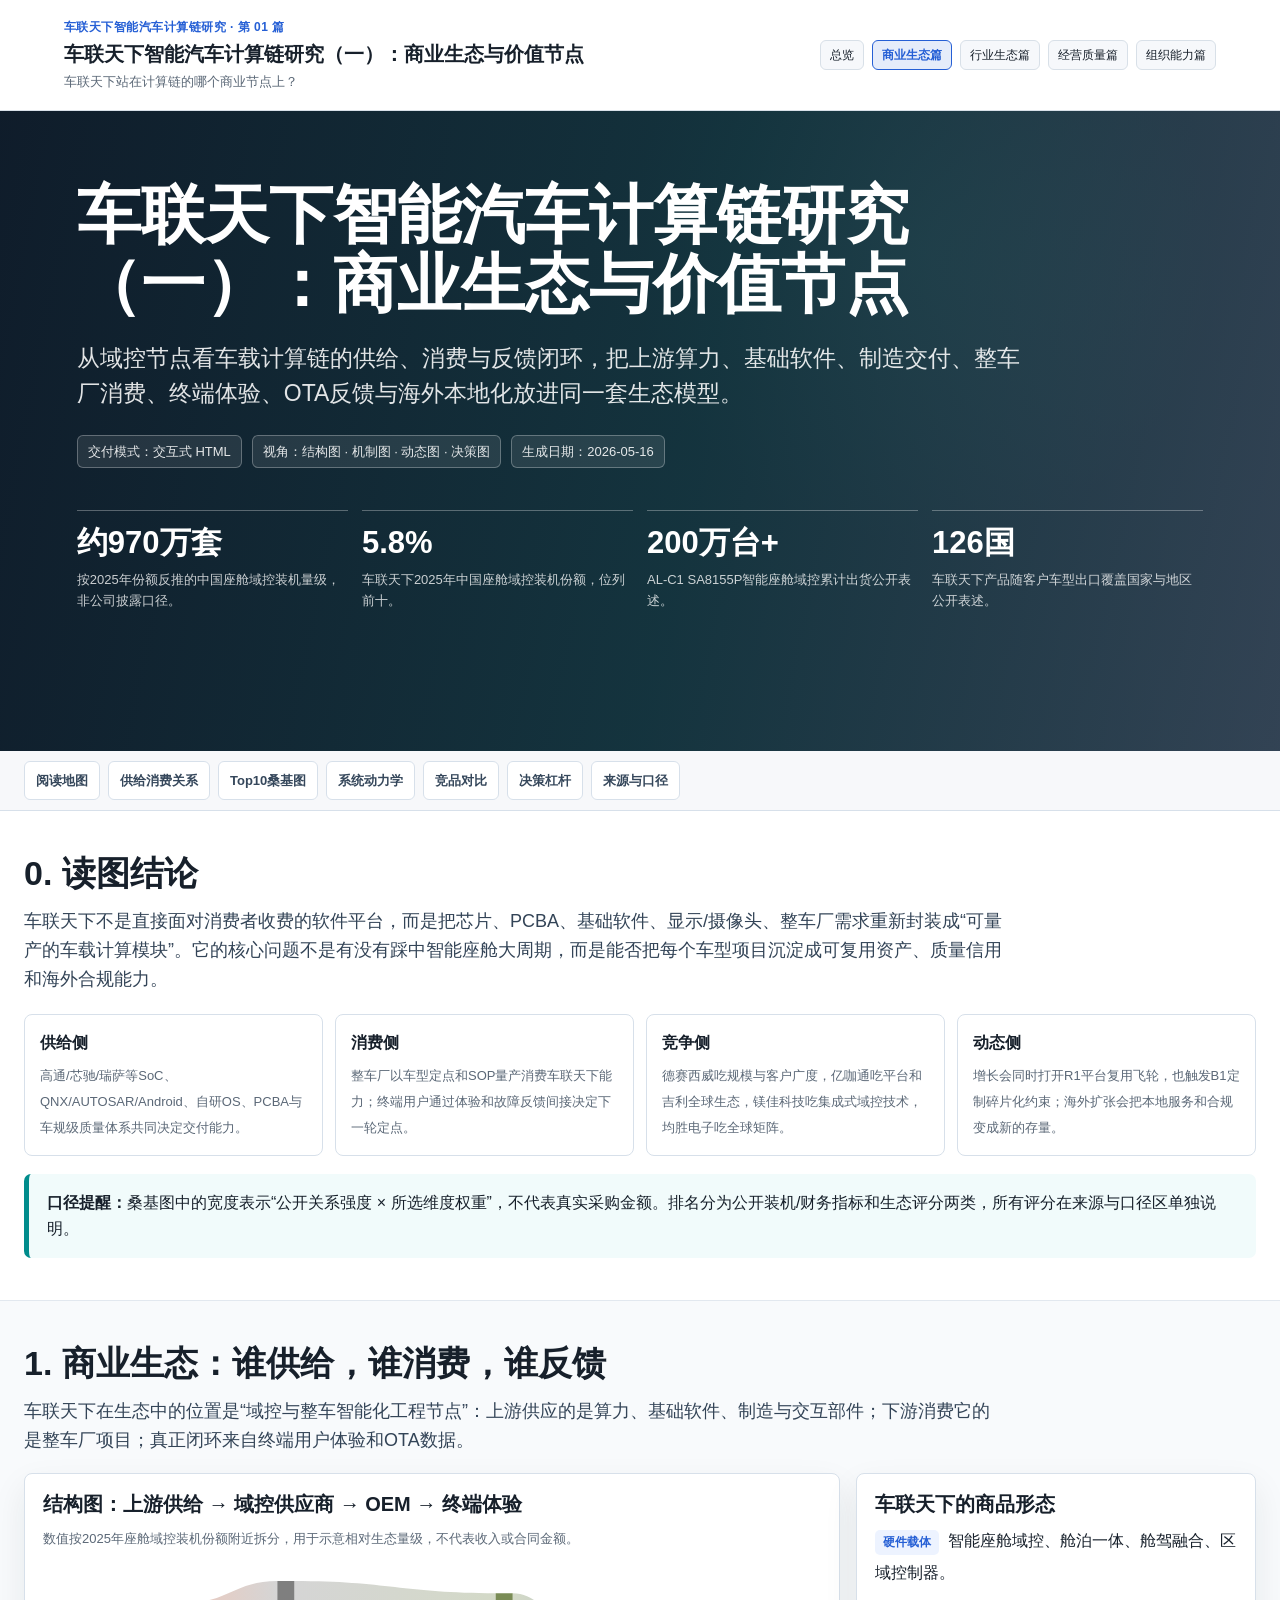
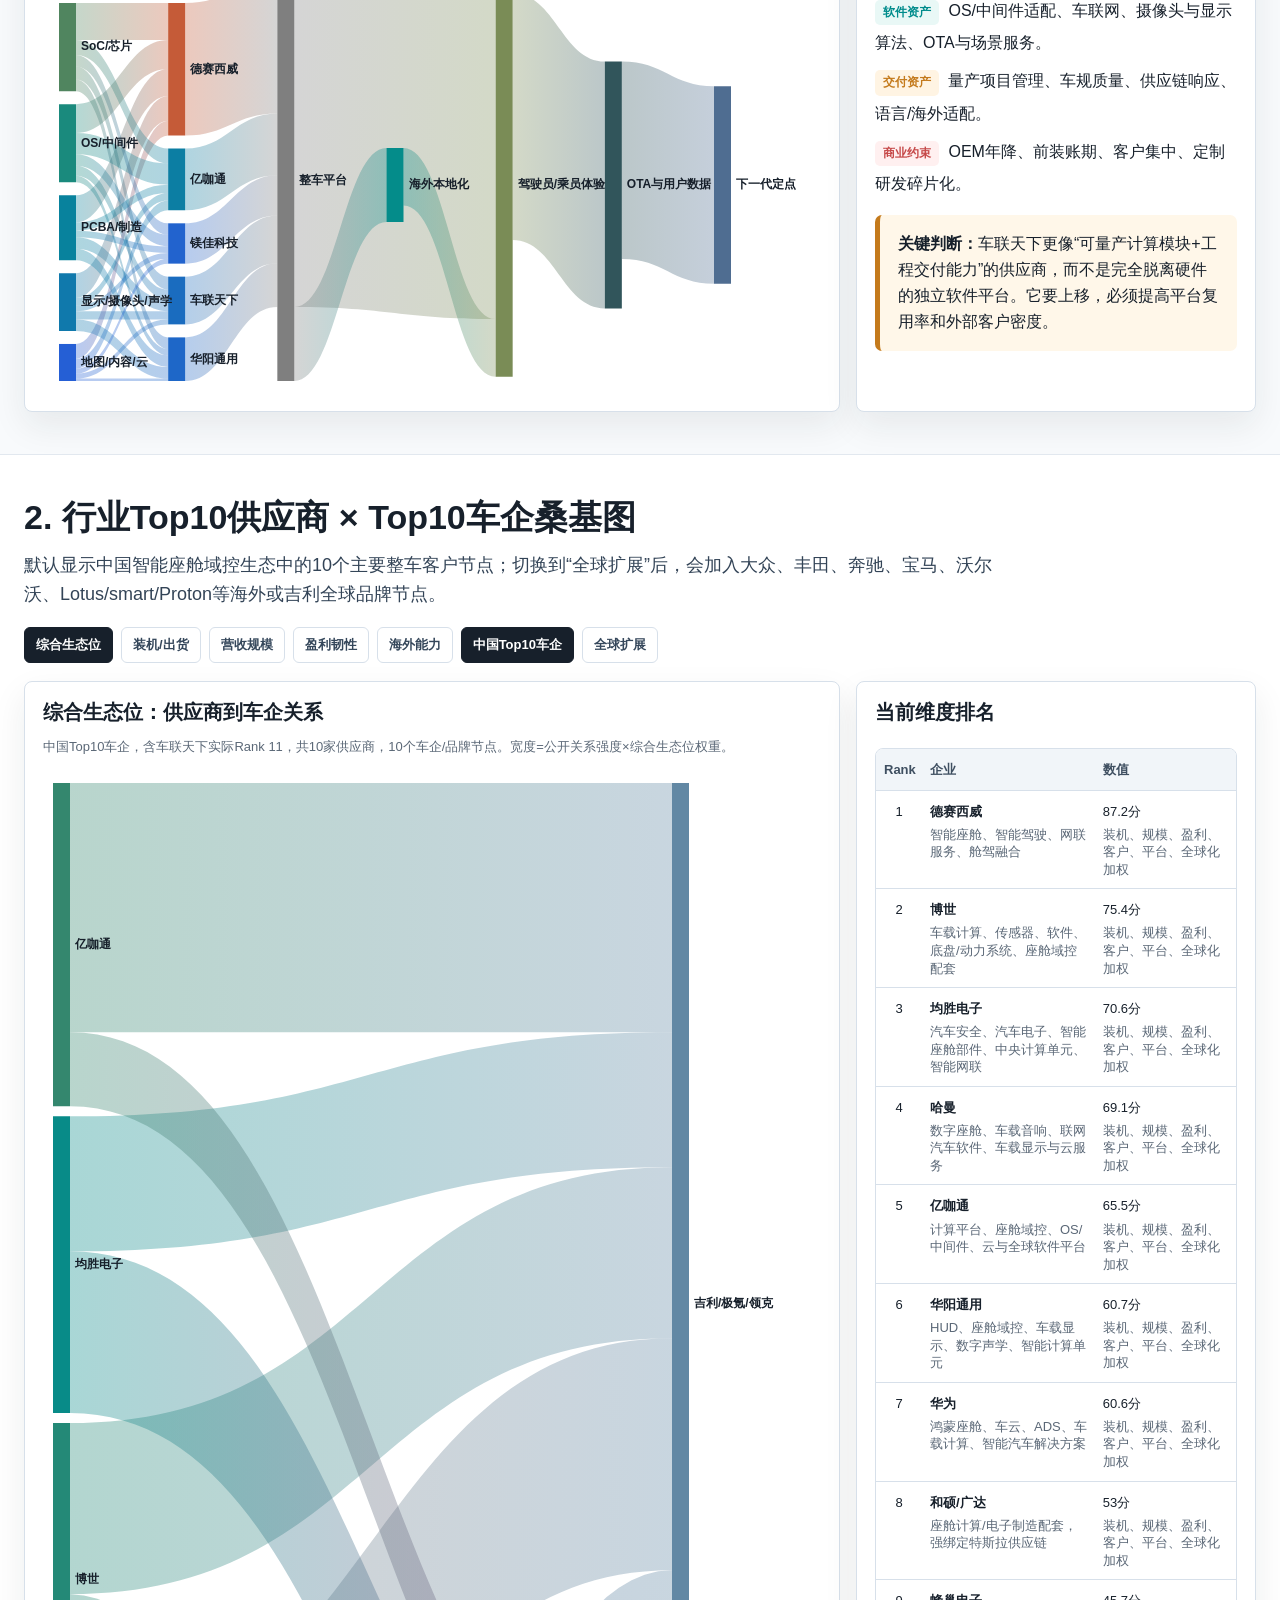
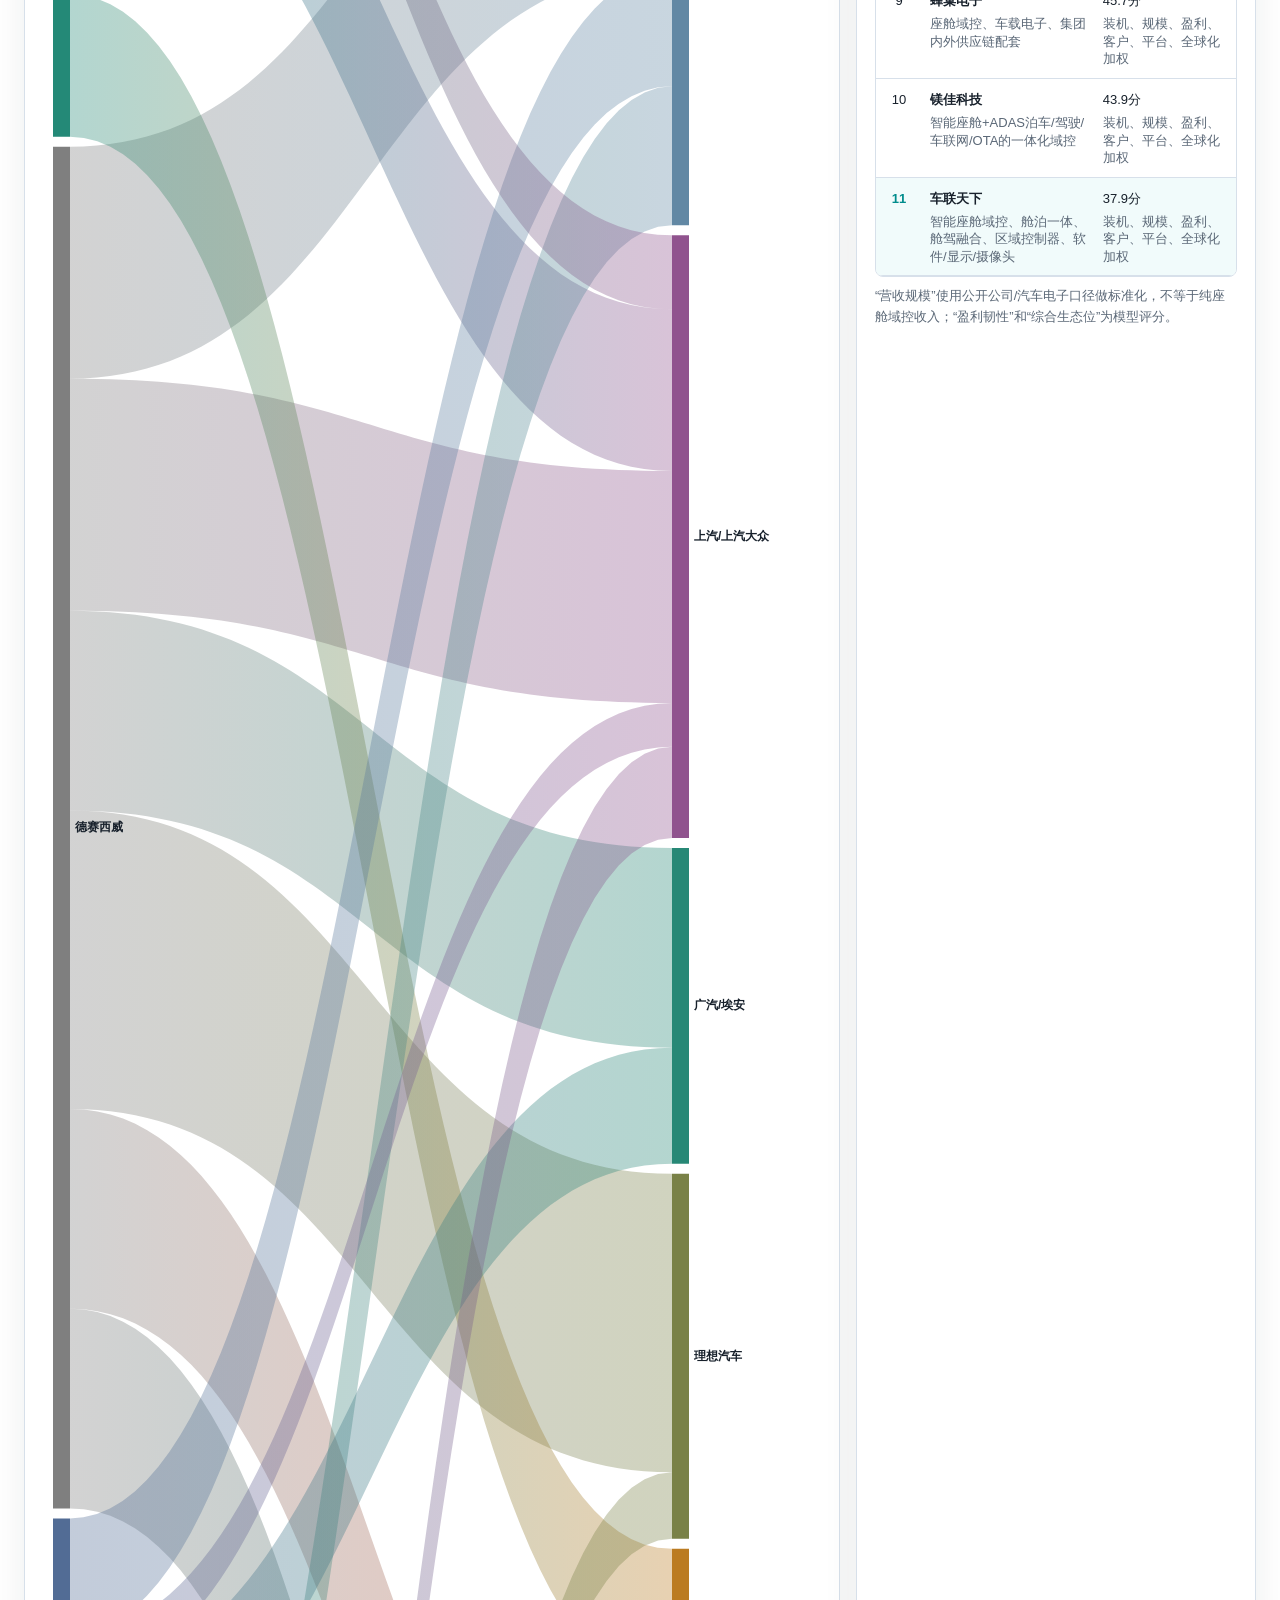
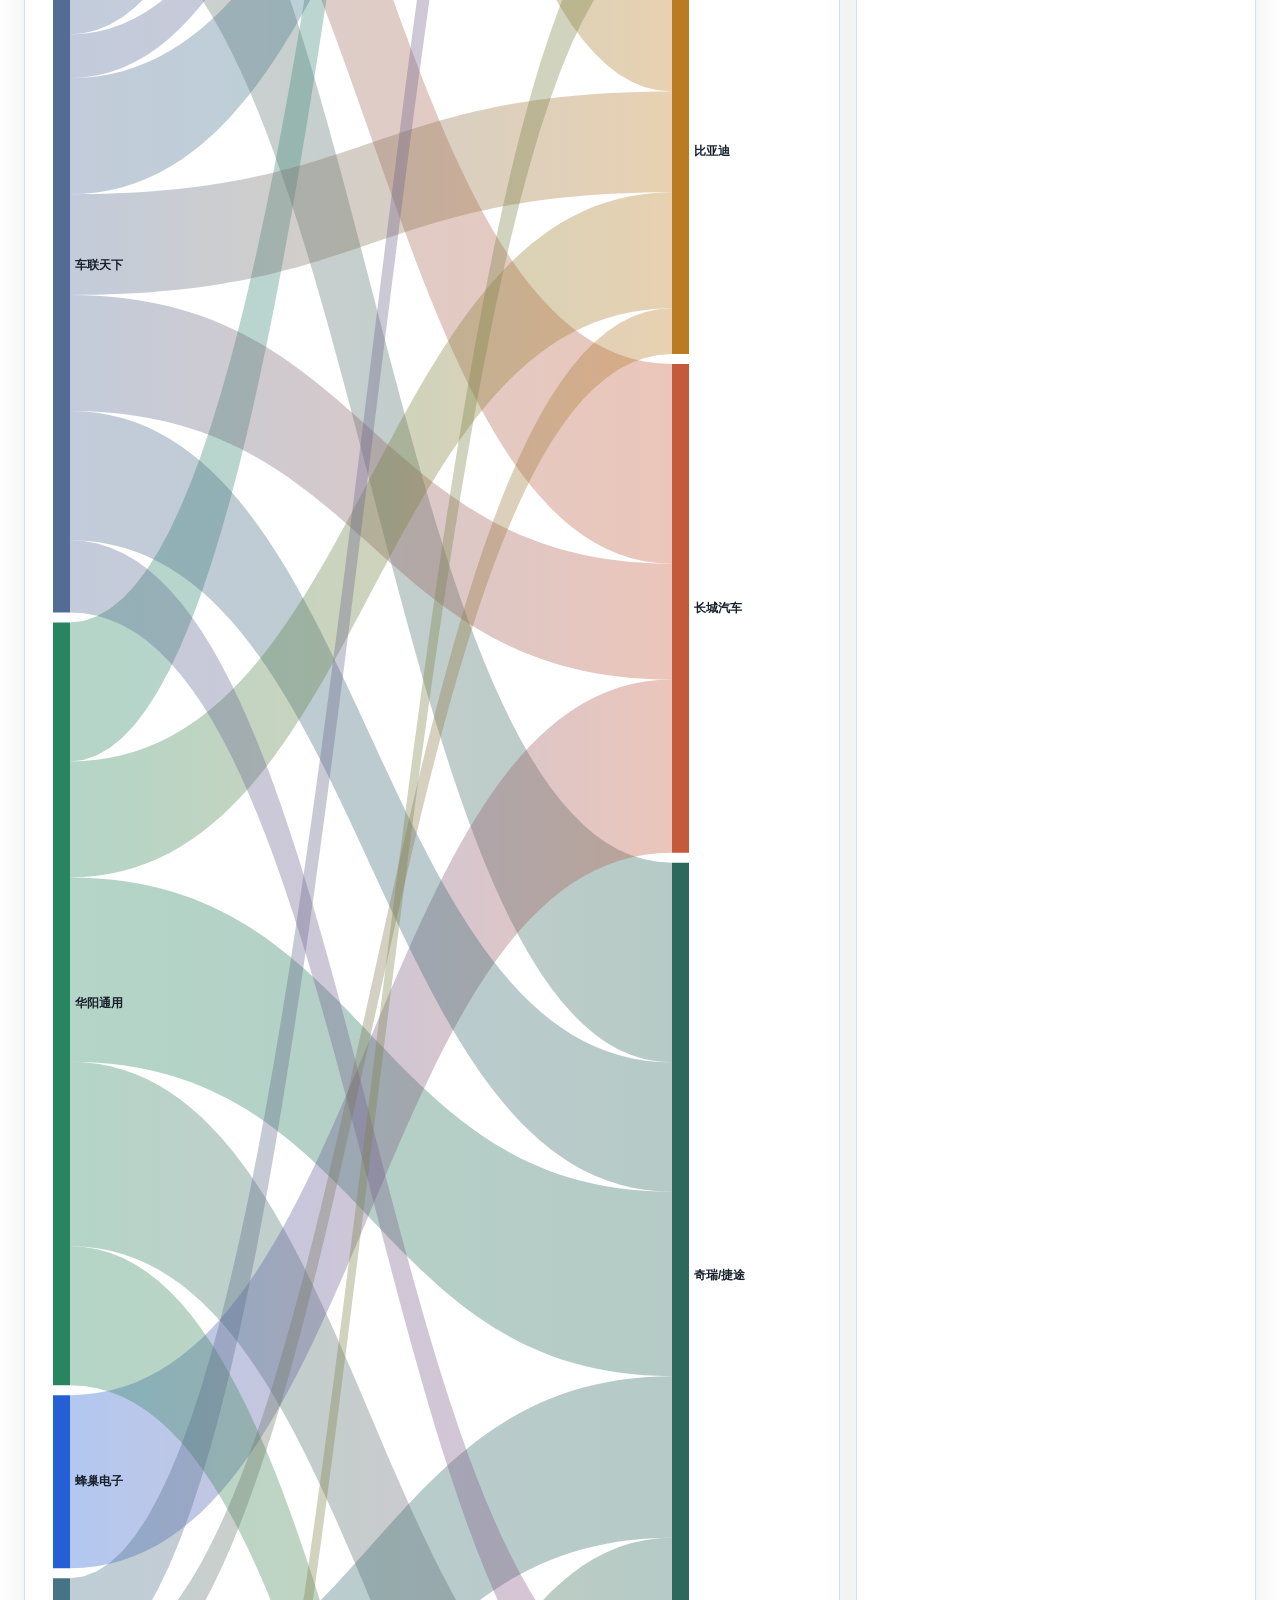
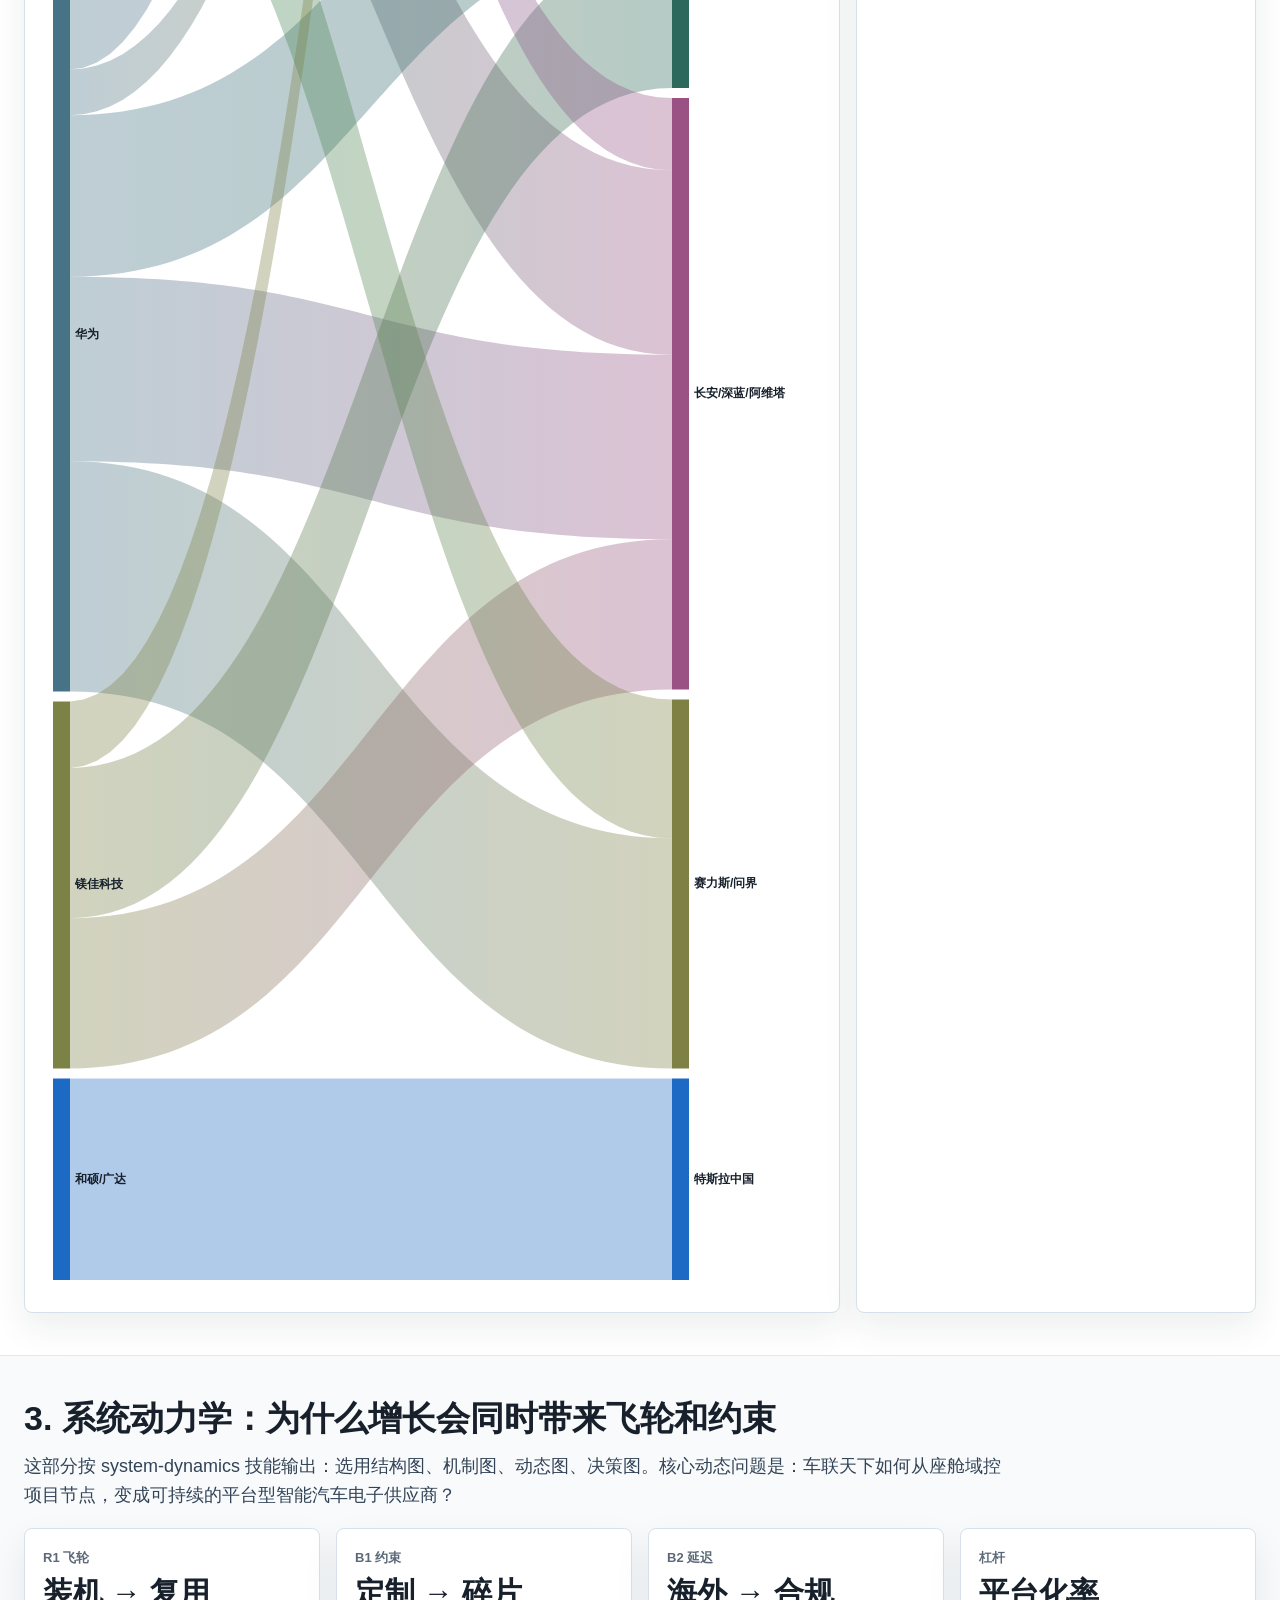
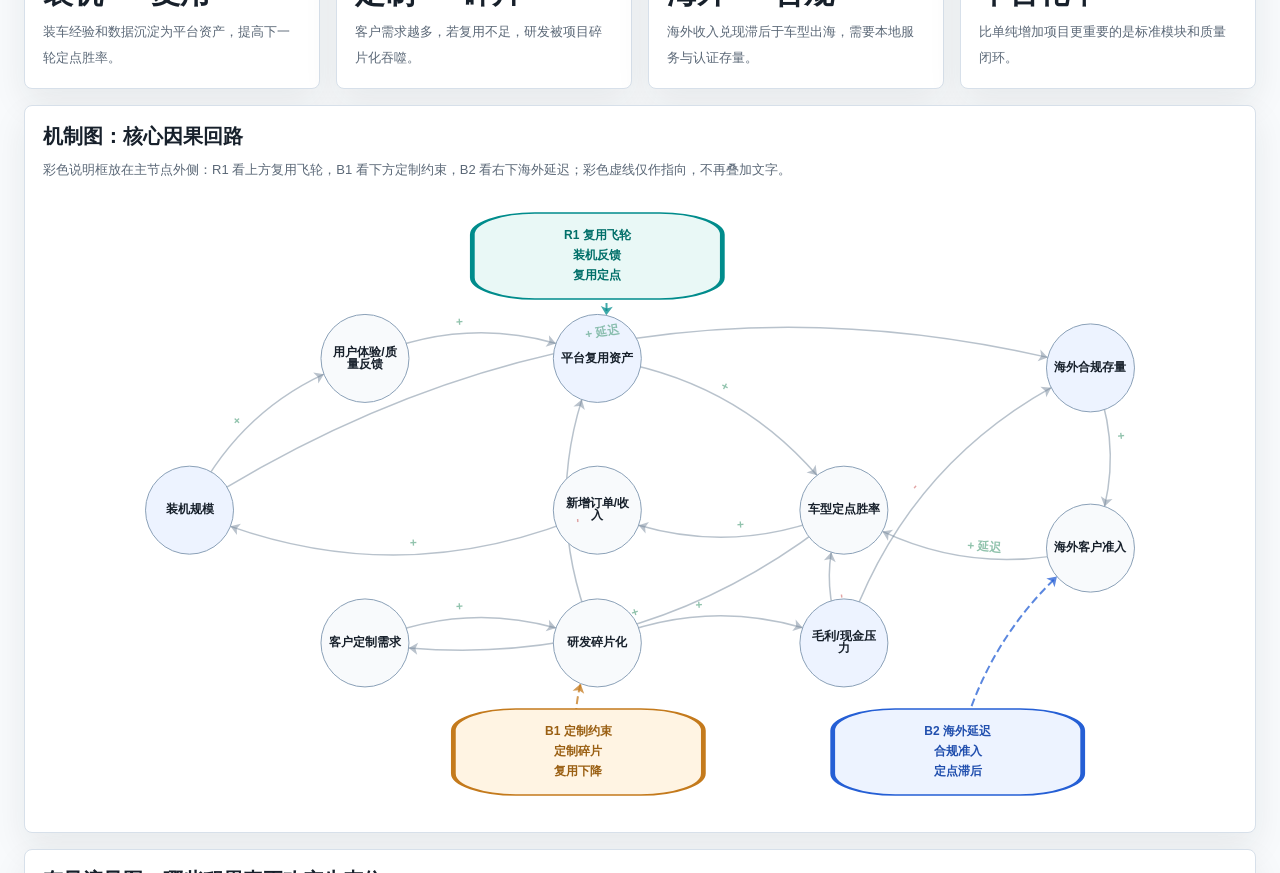
<file: autolink-integrated-series/reports/2026-05-16/autolink_business_ecosystem_report/autolink_business_ecosystem_report.html>
<!doctype html>
<html lang="zh-CN">
<head>
  <meta charset="utf-8" />
  <meta name="viewport" content="width=device-width, initial-scale=1" />
  <link rel="icon" href="data:," />
  <title>车联天下智能汽车计算链研究（一）：商业生态与价值节点</title>
  <script src="echarts.min.js"></script>
  <style>
    :root {
      --ink: #17202b;
      --muted: #5b6877;
      --soft: #eef3f7;
      --line: #d7e0ea;
      --paper: #f7f8fa;
      --white: #ffffff;
      --blue: #255fd5;
      --teal: #008c8c;
      --green: #24885b;
      --amber: #c47a1c;
      --coral: #c64949;
      --violet: #6f5ab9;
      --slate: #35475b;
      --shadow: 0 14px 34px rgba(22, 32, 43, .08);
    }
    * { box-sizing: border-box; }
    html { scroll-behavior: smooth; }
    body {
      margin: 0;
      color: var(--ink);
      background: var(--paper);
      font-family: -apple-system, BlinkMacSystemFont, "Segoe UI", "PingFang SC", "Hiragino Sans GB", "Microsoft YaHei", Arial, sans-serif;
      line-height: 1.62;
    }
    a { color: var(--blue); text-decoration: none; }
    a:hover { text-decoration: underline; }
    .hero {
      min-height: 640px;
      color: #fff;
      background:
        linear-gradient(100deg, rgba(15, 28, 42, .96), rgba(19, 52, 61, .88) 54%, rgba(55, 70, 86, .76)),
        radial-gradient(circle at 72% 22%, rgba(64, 176, 161, .36), transparent 28%),
        linear-gradient(135deg, #132437, #243a4f);
      display: flex;
      flex-direction: column;
      justify-content: flex-start;
      padding: 70px max(28px, 6vw) 42px;
    }
    .hero-inner { max-width: 1240px; width: 100%; margin: 0 auto; }
    .hero h1 {
      margin: 0;
      max-width: 920px;
      font-size: 58px;
      line-height: 1.08;
      letter-spacing: 0;
      font-weight: 850;
    }
    .hero p {
      max-width: 960px;
      margin: 22px 0 0;
      color: rgba(255,255,255,.88);
      font-size: 22px;
    }
    .hero-meta {
      display: flex;
      flex-wrap: wrap;
      gap: 10px;
      margin: 28px 0 0;
      color: rgba(255,255,255,.88);
      font-size: 13px;
    }
    .hero-pill {
      border: 1px solid rgba(255,255,255,.28);
      background: rgba(255,255,255,.09);
      border-radius: 7px;
      padding: 7px 10px;
    }
    .hero-grid {
      display: grid;
      grid-template-columns: repeat(4, minmax(0, 1fr));
      gap: 14px;
      margin-top: 48px;
    }
    .hero-stat {
      min-height: 132px;
      border-top: 1px solid rgba(255,255,255,.30);
      padding-top: 14px;
    }
    .hero-stat strong { display: block; font-size: 31px; line-height: 1.15; margin-bottom: 8px; }
    .hero-stat span { display: block; color: rgba(255,255,255,.78); font-size: 13px; }
    .sticky-nav {
      position: sticky;
      top: 0;
      z-index: 20;
      background: rgba(247,248,250,.92);
      backdrop-filter: blur(12px);
      border-bottom: 1px solid var(--line);
    }
    .nav-inner {
      max-width: 1280px;
      margin: 0 auto;
      display: flex;
      gap: 8px;
      overflow-x: auto;
      padding: 10px 24px;
    }
    .nav-inner a {
      color: var(--slate);
      background: #fff;
      border: 1px solid var(--line);
      border-radius: 6px;
      padding: 8px 11px;
      white-space: nowrap;
      font-size: 13px;
      font-weight: 730;
      text-decoration: none;
    }
    .report-band {
      width: 100%;
      padding: 42px 24px;
      border-bottom: 1px solid #e2e8ef;
      background: #fff;
    }
    .report-band.alt { background: #f8fafc; }
    .content { max-width: 1280px; margin: 0 auto; }
    h2 {
      margin: 0 0 14px;
      font-size: 34px;
      line-height: 1.18;
      letter-spacing: 0;
    }
    h3 {
      margin: 0 0 10px;
      font-size: 20px;
      line-height: 1.28;
      letter-spacing: 0;
    }
    p { margin: 0 0 12px; }
    .lead { max-width: 980px; color: #334457; font-size: 18px; }
    .grid {
      display: grid;
      grid-template-columns: repeat(12, minmax(0, 1fr));
      gap: 16px;
      margin-top: 18px;
    }
    .span-3 { grid-column: span 3; }
    .span-4 { grid-column: span 4; }
    .span-5 { grid-column: span 5; }
    .span-6 { grid-column: span 6; }
    .span-7 { grid-column: span 7; }
    .span-8 { grid-column: span 8; }
    .span-12 { grid-column: span 12; }
    .data-card,
    .chart-panel,
    .text-panel {
      background: var(--white);
      border: 1px solid var(--line);
      border-radius: 8px;
      box-shadow: var(--shadow);
    }
    .data-card { padding: 18px; min-height: 154px; }
    .data-card .label { color: var(--muted); font-size: 13px; font-weight: 760; }
    .data-card strong { display: block; margin: 8px 0; font-size: 30px; line-height: 1.12; }
    .data-card small { color: var(--muted); font-size: 13px; }
    .chart-panel { padding: 18px; min-height: 460px; }
    .text-panel { padding: 18px; }
    .chart-head {
      display: flex;
      align-items: flex-start;
      justify-content: space-between;
      gap: 16px;
      margin-bottom: 14px;
    }
    .chart-head p { color: var(--muted); font-size: 13px; margin: 5px 0 0; }
    .chart-scroll { overflow-x: auto; width: 100%; }
    .chart {
      width: 100%;
      min-width: 760px;
      height: 430px;
    }
    .chart.tall { height: 560px; }
    .chart.wide { height: 520px; }
    .chart.medium { height: 380px; }
    #causalChart { height: 620px; }
    .ecosystem-chart-panel #ecosystemChart {
      height: 430px;
      min-height: 0;
    }
    .radar-panel .chart-scroll {
      overflow-x: hidden;
    }
    .radar-panel .chart {
      min-width: 0;
      width: 100%;
    }
    .radar-panel #radarChart {
      height: 390px;
    }
    .sankey-grid { align-items: stretch; }
    .sankey-chart-panel {
      display: flex;
      flex-direction: column;
    }
    .sankey-chart-panel .chart-scroll {
      flex: 1;
      min-height: 0;
      display: flex;
    }
    .sankey-chart-panel .chart-scroll .chart {
      flex: 1;
    }
    .sankey-ranking-panel {
      display: flex;
      flex-direction: column;
      min-height: 100%;
    }
    #supplierSankey {
      min-height: 560px;
      height: 560px;
    }
    .controls {
      display: flex;
      flex-wrap: wrap;
      align-items: center;
      gap: 8px;
      margin: 18px 0 12px;
    }
    .button {
      border: 1px solid var(--line);
      background: #fff;
      color: var(--slate);
      border-radius: 6px;
      padding: 8px 11px;
      font-size: 13px;
      font-weight: 760;
      cursor: pointer;
    }
    .button.active {
      background: var(--ink);
      color: #fff;
      border-color: var(--ink);
    }
    .note {
      color: var(--muted);
      font-size: 13px;
      margin-top: 8px;
    }
    .callout {
      border-left: 5px solid var(--teal);
      background: #f1fbfb;
      padding: 16px 18px;
      border-radius: 7px;
      margin-top: 18px;
    }
    .callout.warn { border-color: var(--amber); background: #fff7e9; }
    .callout.danger { border-color: var(--coral); background: #fff3f3; }
    .matrix {
      display: grid;
      grid-template-columns: 1fr 1fr;
      gap: 14px;
      margin-top: 18px;
    }
    .matrix article {
      border: 1px solid var(--line);
      border-radius: 8px;
      background: #fff;
      padding: 16px;
    }
    .matrix b { color: var(--ink); }
    .tag {
      display: inline-block;
      padding: 3px 8px;
      border-radius: 5px;
      background: #edf2f7;
      color: #46566a;
      font-size: 12px;
      font-weight: 760;
      margin-right: 5px;
      margin-bottom: 5px;
    }
    .tag.teal { background: #e9f8f6; color: var(--teal); }
    .tag.blue { background: #edf3ff; color: var(--blue); }
    .tag.amber { background: #fff4e3; color: var(--amber); }
    .tag.coral { background: #fff0f0; color: var(--coral); }
    table {
      width: 100%;
      border-collapse: collapse;
      font-size: 13px;
    }
    th, td {
      border-bottom: 1px solid var(--line);
      text-align: left;
      vertical-align: top;
      padding: 10px 9px;
    }
    th {
      background: #f1f5f9;
      color: #3f4f61;
      font-weight: 820;
    }
    .table-wrap { overflow-x: auto; margin-top: 12px; border: 1px solid var(--line); border-radius: 8px; background: #fff; }
    .table-wrap table { min-width: 900px; }
    .ranking-table table { min-width: 0; table-layout: fixed; }
    .ranking-table th,
    .ranking-table td { padding: 10px 8px; overflow-wrap: anywhere; word-break: break-word; }
    .ranking-table th:first-child,
    .ranking-table td:first-child { width: 46px; min-width: 46px; max-width: 46px; text-align: center; white-space: nowrap; }
    .ranking-table th:nth-child(2),
    .ranking-table td:nth-child(2) { width: 48%; }
    .ranking-table th:nth-child(3),
    .ranking-table td:nth-child(3) { width: auto; }
    .ranking-table .note { display: block; margin-top: 4px; line-height: 1.35; white-space: normal; }
    .source-table table { min-width: 1100px; }
    .source-table td:nth-child(3) { word-break: break-all; }
    tr.added-autolink td { background: #f1fbfb; }
    tr.added-autolink td:first-child { color: var(--teal); font-weight: 850; }
    .company-card {
      border-top: 5px solid var(--accent, var(--blue));
    }
    .company-card p { color: #3a4a5d; }
    .source-grid {
      display: grid;
      grid-template-columns: repeat(2, minmax(0, 1fr));
      gap: 12px;
      margin-top: 18px;
    }
    .source-item {
      border: 1px solid var(--line);
      background: #fff;
      border-radius: 8px;
      padding: 14px;
      min-height: 118px;
    }
    .source-item a { font-weight: 780; }
    .source-item p { color: var(--muted); font-size: 13px; margin-top: 7px; }
    .read-path {
      display: grid;
      grid-template-columns: repeat(4, minmax(0, 1fr));
      gap: 12px;
      margin-top: 20px;
    }
    .read-path div {
      border: 1px solid var(--line);
      background: #fff;
      border-radius: 8px;
      padding: 15px;
      min-height: 126px;
    }
    .read-path strong { display: block; margin-bottom: 6px; }
    .read-path span { color: var(--muted); font-size: 13px; }
    footer { padding: 30px 24px 54px; color: var(--muted); background: #fff; }
    footer .content { border-top: 1px solid var(--line); padding-top: 18px; }
    @media (max-width: 980px) {
      .hero { padding: 42px 20px 28px; min-height: 620px; }
      .hero h1 { font-size: 38px; }
      .hero p { font-size: 18px; }
      .hero-grid, .read-path, .source-grid, .matrix { grid-template-columns: 1fr; }
      .span-3, .span-4, .span-5, .span-6, .span-7, .span-8 { grid-column: span 12; }
      .chart-panel { padding: 14px; }
      .chart { min-width: 700px; }
      h2 { font-size: 28px; }
    }
    @media (max-width: 560px) {
      .hero h1 { font-size: 34px; }
      .report-band { padding: 34px 14px; }
      .nav-inner { padding: 9px 14px; }
      .chart { min-width: 640px; height: 390px; }
      .chart.tall { height: 500px; }
      .chart.wide { height: 500px; }
      .data-card strong { font-size: 26px; }
    }
    @media print {
      .sticky-nav { display: none; }
      .button { display: none; }
      .report-band { break-inside: avoid; }
      .chart { min-width: 0; }
      body { background: #fff; }
    }
  










































/* AUTOLINK_SERIES_CSS_START */
.autolink-series-frame {
  --series-ink: #17202b;
  --series-muted: #5b6877;
  --series-line: #d8e0e8;
  --series-paper: #f6f8fb;
  --series-white: #ffffff;
  --series-accent: #255fd5;
  color: var(--series-ink);
  background: var(--series-white);
  border-bottom: 1px solid var(--series-line);
  padding: 18px max(22px, 5vw);
  font-family: -apple-system, BlinkMacSystemFont, "Segoe UI", "PingFang SC", "Hiragino Sans GB", "Microsoft YaHei", Arial, sans-serif;
}
.autolink-series-inner {
  max-width: 1240px;
  margin: 0 auto;
  display: grid;
  grid-template-columns: minmax(0, 1.1fr) minmax(280px, .9fr);
  gap: 18px;
  align-items: center;
}
.autolink-series-kicker {
  color: var(--series-accent);
  font-size: 12px;
  font-weight: 850;
  letter-spacing: .04em;
}
.autolink-series-title {
  margin-top: 5px;
  font-size: 20px;
  line-height: 1.28;
  font-weight: 850;
}
.autolink-series-subtitle {
  margin-top: 4px;
  color: var(--series-muted);
  font-size: 13px;
  line-height: 1.5;
}
.autolink-series-links {
  display: flex;
  flex-wrap: wrap;
  gap: 8px;
  justify-content: flex-end;
}
.autolink-series-links a {
  border: 1px solid var(--series-line);
  border-radius: 6px;
  background: var(--series-paper);
  color: var(--series-ink);
  padding: 7px 9px;
  font-size: 12px;
  line-height: 1.2;
  text-decoration: none;
}
.autolink-series-links a.is-current {
  border-color: var(--series-accent);
  background: color-mix(in srgb, var(--series-accent) 12%, white);
  color: var(--series-accent);
  font-weight: 800;
}
body main > section,
body .content {
  max-width: 1280px !important;
}
body > header.hero {
  min-height: 640px !important;
  padding: 70px max(28px, 6vw) 42px !important;
  display: flex !important;
  flex-direction: column !important;
  justify-content: flex-start !important;
  gap: 32px !important;
}
body > header.hero > .hero-inner,
body > header.hero > div:first-child {
  max-width: 1240px !important;
  width: 100% !important;
  margin: 0 auto !important;
  display: flex !important;
  flex-direction: column !important;
}
body > header.hero h1 {
  order: 1;
  margin: 0 !important;
  max-width: 1060px !important;
  font-size: clamp(38px, 5vw, 66px) !important;
  line-height: 1.08 !important;
  letter-spacing: 0 !important;
  font-weight: 850 !important;
}
body > header.hero p {
  order: 2;
  max-width: 960px !important;
  margin: 22px 0 0 !important;
  font-size: clamp(17px, 1.8vw, 23px) !important;
  line-height: 1.52 !important;
}
body > header.hero .hero-meta {
  order: 3;
  gap: 10px !important;
  margin-top: 24px !important;
}
body > header.hero .hero-grid {
  order: 4;
  max-width: 1240px !important;
  width: 100% !important;
  margin: 42px auto 0 !important;
}
body > header.hero > .hero-meta {
  max-width: 1240px !important;
  width: 100% !important;
  margin: auto auto 0 !important;
}
body > header.hero .pill,
body > header.hero .hero-pill {
  border-radius: 6px !important;
  padding: 7px 10px !important;
  line-height: 1.35 !important;
}
@media (max-width: 860px) {
  .autolink-series-inner { grid-template-columns: 1fr; }
  .autolink-series-links { justify-content: flex-start; }
  body > header.hero { min-height: auto !important; padding: 50px 18px 34px !important; }
}
/* AUTOLINK_SERIES_CSS_END */
</style>
</head>
<body>
<!-- AUTOLINK_SERIES_START -->
<div class="autolink-series-frame" style="--series-accent:#255fd5">
  <div class="autolink-series-inner">
    <div>
      <div class="autolink-series-kicker">车联天下智能汽车计算链研究 · 第 01 篇</div>
      <div class="autolink-series-title">车联天下智能汽车计算链研究（一）：商业生态与价值节点</div>
      <div class="autolink-series-subtitle">车联天下站在计算链的哪个商业节点上？</div>
    </div>
    <nav class="autolink-series-links" aria-label="车联天下系列报告导航">
      <a class="" href="../autolink_integrated_series/autolink_integrated_series.html">总览</a><a class="is-current" href="autolink_business_ecosystem_report.html">商业生态篇</a><a class="" href="../../2026-05-12/autolink_ecosystem_analysis/autolink_ecosystem_analysis.html">行业生态篇</a><a class="" href="../carlink.html">经营质量篇</a><a class="" href="../../2026-05-15/hr_layout_comparison/hr_layout_comparison.html">组织能力篇</a>
    </nav>
  </div>
</div>
<!-- AUTOLINK_SERIES_END -->











































  <header class="hero">
    <div class="hero-inner">
      <h1>车联天下智能汽车计算链研究（一）：商业生态与价值节点</h1>
      <p>从域控节点看车载计算链的供给、消费与反馈闭环，把上游算力、基础软件、制造交付、整车厂消费、终端体验、OTA反馈与海外本地化放进同一套生态模型。</p>
      <div class="hero-meta">
        <span class="hero-pill">交付模式：交互式 HTML</span>
        <span class="hero-pill">视角：结构图 · 机制图 · 动态图 · 决策图</span>
        <span class="hero-pill">生成日期：2026-05-16</span>
      </div>
      <div class="hero-grid">
        <div class="hero-stat"><strong>约970万套</strong><span>按2025年份额反推的中国座舱域控装机量级，非公司披露口径。</span></div>
        <div class="hero-stat"><strong>5.8%</strong><span>车联天下2025年中国座舱域控装机份额，位列前十。</span></div>
        <div class="hero-stat"><strong>200万台+</strong><span>AL-C1 SA8155P智能座舱域控累计出货公开表述。</span></div>
        <div class="hero-stat"><strong>126国</strong><span>车联天下产品随客户车型出口覆盖国家与地区公开表述。</span></div>
      </div>
    </div>
  </header>

  <nav class="sticky-nav" aria-label="报告导航">
    <div class="nav-inner">
      <a href="#map">阅读地图</a>
      <a href="#ecosystem">供给消费关系</a>
      <a href="#sankey">Top10桑基图</a>
      <a href="#dynamics">系统动力学</a>
      <a href="#competition">竞品对比</a>
      <a href="#strategy">决策杠杆</a>
      <a href="#sources">来源与口径</a>
    </div>
  </nav>

  <section class="report-band" id="map">
    <div class="content">
      <h2>0. 读图结论</h2>
      <p class="lead">车联天下不是直接面对消费者收费的软件平台，而是把芯片、PCBA、基础软件、显示/摄像头、整车厂需求重新封装成“可量产的车载计算模块”。它的核心问题不是有没有踩中智能座舱大周期，而是能否把每个车型项目沉淀成可复用资产、质量信用和海外合规能力。</p>
      <div class="read-path">
        <div><strong>供给侧</strong><span>高通/芯驰/瑞萨等SoC、QNX/AUTOSAR/Android、自研OS、PCBA与车规级质量体系共同决定交付能力。</span></div>
        <div><strong>消费侧</strong><span>整车厂以车型定点和SOP量产消费车联天下能力；终端用户通过体验和故障反馈间接决定下一轮定点。</span></div>
        <div><strong>竞争侧</strong><span>德赛西威吃规模与客户广度，亿咖通吃平台和吉利全球生态，镁佳科技吃集成式域控技术，均胜电子吃全球矩阵。</span></div>
        <div><strong>动态侧</strong><span>增长会同时打开R1平台复用飞轮，也触发B1定制碎片化约束；海外扩张会把本地服务和合规变成新的存量。</span></div>
      </div>
      <div class="callout">
        <b>口径提醒：</b>桑基图中的宽度表示“公开关系强度 × 所选维度权重”，不代表真实采购金额。排名分为公开装机/财务指标和生态评分两类，所有评分在来源与口径区单独说明。
      </div>
    </div>
  </section>

  <section class="report-band alt" id="ecosystem">
    <div class="content">
      <h2>1. 商业生态：谁供给，谁消费，谁反馈</h2>
      <p class="lead">车联天下在生态中的位置是“域控与整车智能化工程节点”：上游供应的是算力、基础软件、制造与交互部件；下游消费它的是整车厂项目；真正闭环来自终端用户体验和OTA数据。</p>
      <div class="grid">
        <div class="chart-panel span-8 ecosystem-chart-panel">
          <div class="chart-head">
            <div>
              <h3>结构图：上游供给 → 域控供应商 → OEM → 终端体验</h3>
              <p>数值按2025年座舱域控装机份额附近拆分，用于示意相对生态量级，不代表收入或合同金额。</p>
            </div>
          </div>
          <div class="chart-scroll"><div class="chart tall" id="ecosystemChart"></div></div>
        </div>
        <div class="text-panel span-4">
          <h3>车联天下的商品形态</h3>
          <p><span class="tag blue">硬件载体</span> 智能座舱域控、舱泊一体、舱驾融合、区域控制器。</p>
          <p><span class="tag teal">软件资产</span> OS/中间件适配、车联网、摄像头与显示算法、OTA与场景服务。</p>
          <p><span class="tag amber">交付资产</span> 量产项目管理、车规质量、供应链响应、语言/海外适配。</p>
          <p><span class="tag coral">商业约束</span> OEM年降、前装账期、客户集中、定制研发碎片化。</p>
          <div class="callout warn">
            <b>关键判断：</b>车联天下更像“可量产计算模块+工程交付能力”的供应商，而不是完全脱离硬件的独立软件平台。它要上移，必须提高平台复用率和外部客户密度。
          </div>
        </div>
      </div>
    </div>
  </section>

  <section class="report-band" id="sankey">
    <div class="content">
      <h2>2. 行业Top10供应商 × Top10车企桑基图</h2>
      <p class="lead">默认显示中国智能座舱域控生态中的10个主要整车客户节点；切换到“全球扩展”后，会加入大众、丰田、奔驰、宝马、沃尔沃、Lotus/smart/Proton等海外或吉利全球品牌节点。</p>
      <div class="controls" role="group" aria-label="维度切换">
        <button class="button active" data-dimension="composite">综合生态位</button>
        <button class="button" data-dimension="shipments">装机/出货</button>
        <button class="button" data-dimension="revenue">营收规模</button>
        <button class="button" data-dimension="profit">盈利韧性</button>
        <button class="button" data-dimension="global">海外能力</button>
        <button class="button active" data-region="china">中国Top10车企</button>
        <button class="button" data-region="global">全球扩展</button>
      </div>
      <div class="grid sankey-grid">
        <div class="chart-panel span-8 sankey-chart-panel">
          <div class="chart-head">
            <div>
              <h3 id="sankeyTitle">综合生态位：供应商到车企关系</h3>
              <p id="sankeyMeta">读取中</p>
            </div>
          </div>
          <div class="chart-scroll"><div class="chart tall" id="supplierSankey"></div></div>
        </div>
        <div class="text-panel span-4 sankey-ranking-panel">
          <h3>当前维度排名</h3>
          <div class="table-wrap ranking-table"><table id="rankingTable"></table></div>
          <p class="note">“营收规模”使用公开公司/汽车电子口径做标准化，不等于纯座舱域控收入；“盈利韧性”和“综合生态位”为模型评分。</p>
        </div>
      </div>
    </div>
  </section>

  <section class="report-band alt" id="dynamics">
    <div class="content">
      <h2>3. 系统动力学：为什么增长会同时带来飞轮和约束</h2>
      <p class="lead">这部分按 system-dynamics 技能输出：选用结构图、机制图、动态图、决策图。核心动态问题是：车联天下如何从座舱域控项目节点，变成可持续的平台型智能汽车电子供应商？</p>
      <div class="grid">
        <div class="data-card span-3"><div class="label">R1 飞轮</div><strong>装机 → 复用</strong><small>装车经验和数据沉淀为平台资产，提高下一轮定点胜率。</small></div>
        <div class="data-card span-3"><div class="label">B1 约束</div><strong>定制 → 碎片</strong><small>客户需求越多，若复用不足，研发被项目碎片化吞噬。</small></div>
        <div class="data-card span-3"><div class="label">B2 延迟</div><strong>海外 → 合规</strong><small>海外收入兑现滞后于车型出海，需要本地服务与认证存量。</small></div>
        <div class="data-card span-3"><div class="label">杠杆</div><strong>平台化率</strong><small>比单纯增加项目更重要的是标准模块和质量闭环。</small></div>
        <div class="chart-panel span-12">
          <div class="chart-head"><div><h3>机制图：核心因果回路</h3><p>彩色说明框放在主节点外侧：R1 看上方复用飞轮，B1 看下方定制约束，B2 看右下海外延迟；彩色虚线仅作指向，不再叠加文字。</p></div></div>
          <div class="chart-scroll"><div class="chart wide" id="causalChart"></div></div>
        </div>
        <div class="chart-panel span-12">
          <div class="chart-head"><div><h3>存量流量图：哪些积累真正改变生态位</h3><p>项目数量不是唯一存量；平台资产、质量信用、海外能力和现金跑道同样决定上限。</p></div></div>
          <div class="chart-scroll"><div class="chart wide" id="stockFlowChart"></div></div>
        </div>
        <div class="chart-panel span-12">
          <div class="chart-head"><div><h3>动态图：2022-2027 行为趋势指数</h3><p>指数化趋势用于显示结构压力，不作为精确市场预测。</p></div></div>
          <div class="chart-scroll"><div class="chart medium" id="botChart"></div></div>
        </div>
      </div>
    </div>
  </section>

  <section class="report-band" id="competition">
    <div class="content">
      <h2>4. 车联天下与核心竞争对手：中外市场差异</h2>
      <p class="lead">中国市场重速度、成本和共创；海外市场重认证、供应商准入、本地交付与质量记录。相同的域控能力，在两个市场会被完全不同的约束函数筛选。</p>
      <div class="grid">
        <div class="chart-panel span-6 radar-panel">
          <div class="chart-head"><div><h3>雷达图：五家公司生态能力</h3><p>分数为公开资料编码，强调相对生态位，不是投资评级。</p></div></div>
          <div class="chart-scroll radar-scroll"><div class="chart medium" id="radarChart"></div></div>
        </div>
        <div class="chart-panel span-6">
          <div class="chart-head"><div><h3>坐标系：中国响应速度 × 海外复杂度</h3><p>越靠右越接近全球Tier1交付；越靠上越能贴近中国车企快速共创。</p></div></div>
          <div class="chart-scroll"><div class="chart medium" id="positionChart"></div></div>
        </div>
      </div>
      <div class="matrix">
        <article><h3>中国市场筛选函数</h3><p><b>目标：</b>车型快速上量、功能体验差异化、BOM成本压缩。</p><p><b>约束：</b>短交付周期、多车型并行、车企年降、定制需求密集。</p><p><b>赢家特征：</b>本土响应、平台适配、多SoC兼容、项目经理和系统工程能力强。</p></article>
        <article><h3>海外市场筛选函数</h3><p><b>目标：</b>全球平台可靠上线，合规、质量、数据和本地服务可审计。</p><p><b>约束：</b>认证周期长、供应商准入严、文化和法律差异、现场服务成本高。</p><p><b>赢家特征：</b>全球客户背书、本地团队、ASPICE/功能安全/网络安全体系、可追溯质量记录。</p></article>
      </div>
      <div class="grid">
        <div class="text-panel company-card span-4" style="--accent:var(--teal)"><h3>车联天下</h3><p>在中国市场有座舱域控装机和主流自主客户基础，海外更多是随客户车型出海。下一跳要补全球客户直接准入、海外本地服务与平台复用。</p></div>
        <div class="text-panel company-card span-4" style="--accent:var(--blue)"><h3>德赛西威</h3><p>中国规模优势明显，智能座舱收入和智驾收入双轮驱动；海外收入与西班牙等本地化布局使其更接近全球Tier1打法。</p></div>
        <div class="text-panel company-card span-4" style="--accent:var(--slate)"><h3>均胜电子</h3><p>全球矩阵、汽车安全和电子业务规模大，海外客户深；但在本报告所聚焦的座舱域控生态中，它是广义竞争者而非最直接同类。</p></div>
        <div class="text-panel company-card span-6" style="--accent:var(--amber)"><h3>亿咖通</h3><p>平台、OS和吉利全球品牌生态是强项。其挑战是从关联生态向更多外部OEM扩张，同时把收入增长、毛利和现金流变成更稳定的财务表现。</p></div>
        <div class="text-panel company-card span-6" style="--accent:var(--coral)"><h3>镁佳科技</h3><p>智能座舱+X集成式域控有技术弹性，客户和定点增长快；但规模、亏损、客户集中和代工链条仍是其从研发型组织走向规模型供应商的压力。</p></div>
      </div>
    </div>
  </section>

  <section class="report-band alt" id="strategy">
    <div class="content">
      <h2>5. 决策图：车联天下应优先补哪几类生态存量</h2>
      <div class="grid">
        <div class="text-panel span-4">
          <h3>目标</h3>
          <p>从“座舱域控量产节点”上移为“多域融合平台供应商”，并在IPO后形成更稳定现金自循环。</p>
          <h3>硬约束</h3>
          <p>客户年降、供应链账期、车规质量、研发人力、海外认证、本地服务能力。</p>
        </div>
        <div class="text-panel span-4">
          <h3>资源</h3>
          <p>AL-C1大规模装机、AL-C2/AL-A1产品迭代、主流自主客户基础、无锡/芜湖研发交付、海外语言与车型出海经验。</p>
          <h3>替代方案</h3>
          <p>A. 继续项目制扩客户；B. 提高平台复用率；C. 跟随中国OEM出海；D. 直接突破海外OEM。</p>
        </div>
        <div class="text-panel span-4">
          <h3>建议排序</h3>
          <p><b>第一：</b>平台复用率和质量闭环。<br><b>第二：</b>围绕奇瑞、吉利、广汽、长城等客户做海外车型样板。<br><b>第三：</b>选择1-2个海外客户做本地化深耕，而不是广撒网。</p>
        </div>
      </div>
      <div class="callout danger">
        <b>最大脆弱点：</b>如果新增定点只增加项目数量，却没有同步增加可复用模块、质量信用和现金周转能力，增长会把公司推入“收入上升、研发碎片化、毛利承压、现金消耗”的平衡回路。
      </div>
    </div>
  </section>

  <section class="report-band" id="sources">
    <div class="content">
      <h2>6. 数据可靠性、模型脆弱点与来源</h2>
      <div class="grid">
        <div class="text-panel span-4">
          <h3>数据直接支持</h3>
          <p>公司年报/招股书、官网产品页面、盖世汽车研究院转引装机份额、ECARX公告、德赛/均胜/华阳公开财务数据。</p>
        </div>
        <div class="text-panel span-4">
          <h3>结构推断</h3>
          <p>供应商-车企关系强度、全球化能力、平台复用潜力、海外合规门槛等，均为公开证据编码后的模型变量。</p>
        </div>
        <div class="text-panel span-4">
          <h3>高不确定假设</h3>
          <p>未披露采购金额、真实BOM份额、单车型供应商切换、海外客户直接定点、供应商内部毛利和项目现金流。</p>
        </div>
      </div>
      <div class="table-wrap source-table">
        <table>
          <thead><tr><th>来源</th><th>用途</th><th>链接</th></tr></thead>
          <tbody id="sourceRows"></tbody>
        </table>
      </div>
    </div>
  </section>

  <footer>
    <div class="content">
      <p>本报告为研究和经营分析用途。桑基图宽度为模型权重，不代表正式采购金额或合同规模；排名和评分应与原始来源、公司公告和后续访谈交叉验证。</p>
    </div>
  </footer>

  <script>
    const CONFIG = {
  "generatedAt": "2026-05-16",
  "title": "车联天下智能汽车计算链研究（一）：商业生态与价值节点",
  "subtitle": "从智能座舱域控供应商出发，观察上游供给、整车厂消费、海外扩张、竞品替代与系统动力学反馈。",
  "sources": [
    {
      "id": "autolink_home",
      "title": "车联天下官网：公司与智能座舱域控定位",
      "url": "https://www.auto-link.com.cn/",
      "use": "车联天下业务定位、产品线、2024年中国智能座舱域控制器按收入第二的表述。"
    },
    {
      "id": "autolink_product",
      "title": "车联天下官网：智能座舱域控产品",
      "url": "https://www.auto-link.com.cn/product/cabin.html",
      "use": "AL-I1/AL-C1/AL-C2/AL-A1 等产品组合、芯片与上游伙伴。"
    },
    {
      "id": "autolink_alc1",
      "title": "盖世汽车：车联天下 SA8155P 智能座舱域控出货突破200万台",
      "url": "https://auto.gasgoo.com/news/202507/9I70428701C601.shtml",
      "use": "AL-C1累计出货、客户车型、80个车型项目开发定点、14种语言、126个国家和地区。"
    },
    {
      "id": "autolink_hkex",
      "title": "港交所：无锡车联天下智能科技股份有限公司申请版本",
      "url": "https://www.hkexnews.hk/app/sehk/2025/107906/documents/sehk25112803068_c.pdf",
      "use": "收入、人员、客户/供应商集中度、产品与上市申请口径。"
    },
    {
      "id": "gasgoo_2025_cockpit_rank",
      "title": "盖世汽车研究院 / 上证报转引：2025年智能座舱供应商装机量",
      "url": "https://finance.sina.com.cn/roll/2026-02-10/doc-inhmitai5498322.shtml",
      "use": "2025年中国座舱域控供应商装机份额：德赛西威16.1%、博世8.4%、亿咖通7.5%。"
    },
    {
      "id": "eefocus_2025_cockpit_rank",
      "title": "与非网转引盖世汽车研究院：2025年1-12月智能座舱供应商装机量排行榜",
      "url": "https://www.eefocus.com/article/1959364.html",
      "use": "座舱域控Top10供应商排序与份额区间：车联天下、蜂巢电子、华阳通用、镁佳科技、哈曼进入前十。"
    },
    {
      "id": "desay_2025",
      "title": "新浪财经：德赛西威2025年报解读",
      "url": "https://finance.sina.com.cn/stock/aigc/stockfs/2026-03-06/doc-inhqrfcn2593686.shtml",
      "use": "德赛西威2025年收入、智能座舱/智能驾驶分部收入、现金流变化。"
    },
    {
      "id": "desay_customer",
      "title": "114IC：德赛西威智能座舱客户与新项目",
      "url": "https://www.114ic.com/info/391788.html",
      "use": "德赛西威在理想、小米等客户量产以及新增客户覆盖的公开表述。"
    },
    {
      "id": "joyson_2025",
      "title": "Joyson Electronics FY2025 results",
      "url": "https://www.joyson.com/en/web/index.php/news/info/1196.html",
      "use": "均胜电子2025年收入、归母净利增长、全球汽车电子与安全业务底座。"
    },
    {
      "id": "ecarx_2025",
      "title": "ECARX Announces Audited 2025 Full-Year Financial Results",
      "url": "https://www.prnewswire.com/news-releases/ecarx-announces-audited-2025-full-year-financial-results-302732843.html",
      "use": "亿咖通2025年收入、毛利率、服务车辆、品牌/OEM数量与全球化口径。"
    },
    {
      "id": "meg_ipo",
      "title": "新浪财经：镁佳冲刺港交所",
      "url": "https://finance.sina.com.cn/stock/hkstock/hkzmt/2025-06-30/doc-infcwekm6285606.shtml",
      "use": "镁佳科技客户、定点数量、交付件数、收入与亏损。"
    },
    {
      "id": "foryou_2025",
      "title": "新浪科技：华阳集团2025年营收与汽车电子产品线",
      "url": "https://finance.sina.com.cn/tech/roll/2026-03-29/doc-inhssmvt0284048.shtml?froms=ggmp",
      "use": "华阳集团2025年收入、利润、智能座舱与辅助驾驶产品线。"
    }
  ],
  "suppliers": [
    {
      "name": "德赛西威",
      "short": "Desay SV",
      "type": "中国规模型Tier 1",
      "main_products": "智能座舱、智能驾驶、网联服务、舱驾融合",
      "ship_rank": 1,
      "ship_share_pct": 16.1,
      "ship_units_k": 1563,
      "revenue_rmb_bn": 325.57,
      "profit_metric_pct": 7.5,
      "profit_label": "归母净利率约7.5%",
      "global_score": 76,
      "platform_score": 82,
      "customer_score": 92,
      "evidence": "2025年座舱域控份额第一；智能座舱收入205.85亿元。",
      "shipment_score": 100.0,
      "revenue_score": 61.7,
      "profit_score": 100.0,
      "composite_score": 87.2,
      "risk_score": 8.4
    },
    {
      "name": "博世",
      "short": "Bosch",
      "type": "全球Tier 1",
      "main_products": "车载计算、传感器、软件、底盘/动力系统、座舱域控配套",
      "ship_rank": 2,
      "ship_share_pct": 8.4,
      "ship_units_k": 815,
      "revenue_rmb_bn": null,
      "profit_metric_pct": 4.0,
      "profit_label": "集团口径不可比，按成熟Tier1盈利韧性评分",
      "global_score": 96,
      "platform_score": 88,
      "customer_score": 96,
      "evidence": "2025年中国座舱域控装机份额第二，全球Tier1客户覆盖最广。",
      "shipment_score": 53.7,
      "revenue_score": 45.0,
      "profit_score": 90.0,
      "composite_score": 75.4,
      "risk_score": 6.7
    },
    {
      "name": "亿咖通",
      "short": "ECARX",
      "type": "平台型智能汽车科技",
      "main_products": "计算平台、座舱域控、OS/中间件、云与全球软件平台",
      "ship_rank": 3,
      "ship_share_pct": 7.5,
      "ship_units_k": 723,
      "revenue_rmb_bn": 61.05,
      "profit_metric_pct": 0.3,
      "profit_label": "2025年接近盈亏平衡，毛利率19%",
      "global_score": 82,
      "platform_score": 92,
      "customer_score": 78,
      "evidence": "服务超1100万辆车；合作28个品牌、18家OEM；2025年收入8.479亿美元。",
      "shipment_score": 48.3,
      "revenue_score": 26.3,
      "profit_score": 79.4,
      "composite_score": 65.5,
      "risk_score": 20.4
    },
    {
      "name": "和硕/广达",
      "short": "Pegatron/Quanta",
      "type": "电子制造+特斯拉链",
      "main_products": "座舱计算/电子制造配套，强绑定特斯拉供应链",
      "ship_rank": 4,
      "ship_share_pct": 6.5,
      "ship_units_k": 631,
      "revenue_rmb_bn": null,
      "profit_metric_pct": 3.0,
      "profit_label": "消费电子制造口径不可比",
      "global_score": 72,
      "platform_score": 48,
      "customer_score": 38,
      "evidence": "座舱域控榜单第二梯队，主要由特斯拉装机带动。",
      "shipment_score": 42.3,
      "revenue_score": 45.0,
      "profit_score": 87.1,
      "composite_score": 53.0,
      "risk_score": 31.4
    },
    {
      "name": "华为",
      "short": "Huawei",
      "type": "ICT平台+车BU生态",
      "main_products": "鸿蒙座舱、车云、ADS、车载计算、智能汽车解决方案",
      "ship_rank": 5,
      "ship_share_pct": 6.4,
      "ship_units_k": 622,
      "revenue_rmb_bn": null,
      "profit_metric_pct": null,
      "profit_label": "车BU未完全可比披露",
      "global_score": 64,
      "platform_score": 96,
      "customer_score": 80,
      "evidence": "榜单中唯一未设独立汽车电子公司的科技巨头，鸿蒙智行生态带动装机。",
      "shipment_score": 41.7,
      "revenue_score": 45.0,
      "profit_score": 45.0,
      "composite_score": 60.6,
      "risk_score": 39.8
    },
    {
      "name": "车联天下",
      "short": "AutoLink",
      "type": "本土域控成长型Tier 1",
      "main_products": "智能座舱域控、舱泊一体、舱驾融合、区域控制器、软件/显示/摄像头",
      "ship_rank": 6,
      "ship_share_pct": 5.8,
      "ship_units_k": 563,
      "revenue_rmb_bn": 26.56,
      "profit_metric_pct": -38.1,
      "profit_label": "上市前投入期，经营亏损口径较重",
      "global_score": 54,
      "platform_score": 74,
      "customer_score": 72,
      "evidence": "AL-C1累计出货突破200万台，客户车型出口至126个国家和地区。",
      "shipment_score": 38.0,
      "revenue_score": 21.7,
      "profit_score": -30.3,
      "composite_score": 37.9,
      "risk_score": 78.5
    },
    {
      "name": "蜂巢电子",
      "short": "Hive Electronics",
      "type": "整车集团关联供应链",
      "main_products": "座舱域控、车载电子、集团内外供应链配套",
      "ship_rank": 7,
      "ship_share_pct": 5.7,
      "ship_units_k": 553,
      "revenue_rmb_bn": null,
      "profit_metric_pct": null,
      "profit_label": "公开财务口径有限",
      "global_score": 48,
      "platform_score": 60,
      "customer_score": 44,
      "evidence": "2025年中国座舱域控装机前十，集团关联客户贡献高。",
      "shipment_score": 37.4,
      "revenue_score": 45.0,
      "profit_score": 45.0,
      "composite_score": 45.7,
      "risk_score": 54.5
    },
    {
      "name": "华阳通用",
      "short": "Foryou",
      "type": "智能座舱平台型供应商",
      "main_products": "HUD、座舱域控、车载显示、数字声学、智能计算单元",
      "ship_rank": 8,
      "ship_share_pct": 5.3,
      "ship_units_k": 514,
      "revenue_rmb_bn": 130.48,
      "profit_metric_pct": 6.0,
      "profit_label": "归母净利率约6.0%",
      "global_score": 58,
      "platform_score": 76,
      "customer_score": 74,
      "evidence": "2025年收入130.48亿元；客户向头部自主与新势力拓展。",
      "shipment_score": 35.0,
      "revenue_score": 35.6,
      "profit_score": 95.7,
      "composite_score": 60.7,
      "risk_score": 20.2
    },
    {
      "name": "镁佳科技",
      "short": "Megatronix",
      "type": "智能座舱+X集成式域控",
      "main_products": "智能座舱+ADAS泊车/驾驶/车联网/OTA的一体化域控",
      "ship_rank": 9,
      "ship_share_pct": 4.9,
      "ship_units_k": 476,
      "revenue_rmb_bn": 14.2,
      "profit_metric_pct": -20.5,
      "profit_label": "2024年仍亏损，亏损率约20%",
      "global_score": 46,
      "platform_score": 78,
      "customer_score": 70,
      "evidence": "2024年交付超63万件；客户含奇瑞、长安、东风、日产、福特等。",
      "shipment_score": 32.6,
      "revenue_score": 20.0,
      "profit_score": 20.0,
      "composite_score": 43.9,
      "risk_score": 58.5
    },
    {
      "name": "哈曼",
      "short": "HARMAN",
      "type": "全球座舱体验供应商",
      "main_products": "数字座舱、车载音响、联网汽车软件、车载显示与云服务",
      "ship_rank": 10,
      "ship_share_pct": 4.8,
      "ship_units_k": 466,
      "revenue_rmb_bn": null,
      "profit_metric_pct": 5.0,
      "profit_label": "三星旗下业务口径不可比",
      "global_score": 94,
      "platform_score": 84,
      "customer_score": 92,
      "evidence": "2025年中国座舱域控装机前十，海外OEM与豪华品牌客户广。",
      "shipment_score": 32.0,
      "revenue_score": 45.0,
      "profit_score": 92.9,
      "composite_score": 69.1,
      "risk_score": 7.1
    },
    {
      "name": "均胜电子",
      "short": "Joyson",
      "type": "全球汽车电子+安全系统",
      "main_products": "汽车安全、汽车电子、智能座舱部件、中央计算单元、智能网联",
      "ship_rank": null,
      "ship_share_pct": 2.8,
      "ship_units_k": 272,
      "revenue_rmb_bn": 611.83,
      "profit_metric_pct": 2.2,
      "profit_label": "归母净利率约2.2%",
      "global_score": 92,
      "platform_score": 70,
      "customer_score": 88,
      "evidence": "2025年营收611.83亿元，汽车电子与汽车安全全球化布局深。",
      "shipment_score": 20.0,
      "revenue_score": 100.0,
      "profit_score": 84.9,
      "composite_score": 70.6,
      "risk_score": 12.4
    }
  ],
  "oemTop10": [
    {
      "name": "比亚迪",
      "short": "BYD",
      "region": "中国",
      "archetype": "规模新能源平台"
    },
    {
      "name": "吉利/极氪/领克",
      "short": "Geely",
      "region": "中国+海外",
      "archetype": "多品牌全球化"
    },
    {
      "name": "奇瑞/捷途",
      "short": "Chery",
      "region": "中国+海外",
      "archetype": "出口韧性平台"
    },
    {
      "name": "广汽/埃安",
      "short": "GAC",
      "region": "中国",
      "archetype": "区域强势平台"
    },
    {
      "name": "长城汽车",
      "short": "GWM",
      "region": "中国+海外",
      "archetype": "SUV/海外平台"
    },
    {
      "name": "长安/深蓝/阿维塔",
      "short": "Changan",
      "region": "中国",
      "archetype": "央企多品牌"
    },
    {
      "name": "上汽/上汽大众",
      "short": "SAIC/VW",
      "region": "中国+合资",
      "archetype": "合资+自主混合"
    },
    {
      "name": "特斯拉中国",
      "short": "Tesla China",
      "region": "中国+全球",
      "archetype": "垂直整合"
    },
    {
      "name": "理想汽车",
      "short": "Li Auto",
      "region": "中国",
      "archetype": "新势力高端家庭"
    },
    {
      "name": "赛力斯/问界",
      "short": "AITO",
      "region": "中国",
      "archetype": "华为生态伙伴"
    }
  ],
  "globalOemExtra": [
    {
      "name": "大众集团",
      "short": "VW Group",
      "region": "海外",
      "archetype": "全球平台"
    },
    {
      "name": "丰田/雷克萨斯",
      "short": "Toyota",
      "region": "海外",
      "archetype": "全球稳健平台"
    },
    {
      "name": "奔驰",
      "short": "Mercedes",
      "region": "海外",
      "archetype": "豪华车"
    },
    {
      "name": "宝马",
      "short": "BMW",
      "region": "海外",
      "archetype": "豪华车"
    },
    {
      "name": "沃尔沃/Polestar",
      "short": "Volvo",
      "region": "海外+吉利",
      "archetype": "安全与全球化"
    },
    {
      "name": "Lotus / smart / Proton",
      "short": "Lotus smart Proton",
      "region": "海外+吉利",
      "archetype": "吉利全球品牌"
    },
    {
      "name": "日产/本田/福特",
      "short": "Nissan Honda Ford",
      "region": "海外+合资",
      "archetype": "跨国合资客户"
    }
  ],
  "links": [
    {
      "supplier": "车联天下",
      "oem": "比亚迪",
      "strength": 7,
      "product": "AL-C1/座舱域控",
      "scope": "公开客户"
    },
    {
      "supplier": "车联天下",
      "oem": "吉利/极氪/领克",
      "strength": 8,
      "product": "座舱域控/出海车型",
      "scope": "公开客户"
    },
    {
      "supplier": "车联天下",
      "oem": "奇瑞/捷途",
      "strength": 9,
      "product": "AL-C1/AL-C2",
      "scope": "公开客户+车型公告"
    },
    {
      "supplier": "车联天下",
      "oem": "广汽/埃安",
      "strength": 8,
      "product": "座舱域控",
      "scope": "公开客户"
    },
    {
      "supplier": "车联天下",
      "oem": "长城汽车",
      "strength": 8,
      "product": "AL-C1",
      "scope": "公开客户"
    },
    {
      "supplier": "车联天下",
      "oem": "长安/深蓝/阿维塔",
      "strength": 5,
      "product": "座舱域控",
      "scope": "公开客户"
    },
    {
      "supplier": "车联天下",
      "oem": "上汽/上汽大众",
      "strength": 3,
      "product": "潜在/相关生态",
      "scope": "弱信号"
    },
    {
      "supplier": "车联天下",
      "oem": "大众集团",
      "strength": 2,
      "product": "随中国客户出海/弱信号",
      "scope": "结构推断"
    },
    {
      "supplier": "车联天下",
      "oem": "Lotus / smart / Proton",
      "strength": 2,
      "product": "全球客户接触/弱信号",
      "scope": "结构推断"
    },
    {
      "supplier": "德赛西威",
      "oem": "理想汽车",
      "strength": 9,
      "product": "智能座舱量产",
      "scope": "公开客户"
    },
    {
      "supplier": "德赛西威",
      "oem": "吉利/极氪/领克",
      "strength": 7,
      "product": "座舱/智驾",
      "scope": "公开客户"
    },
    {
      "supplier": "德赛西威",
      "oem": "奇瑞/捷途",
      "strength": 6,
      "product": "座舱/智驾",
      "scope": "公开客户"
    },
    {
      "supplier": "德赛西威",
      "oem": "长城汽车",
      "strength": 6,
      "product": "座舱/智驾",
      "scope": "公开客户"
    },
    {
      "supplier": "德赛西威",
      "oem": "广汽/埃安",
      "strength": 6,
      "product": "HUD/座舱",
      "scope": "公开客户"
    },
    {
      "supplier": "德赛西威",
      "oem": "上汽/上汽大众",
      "strength": 7,
      "product": "座舱/海外客户",
      "scope": "公开客户"
    },
    {
      "supplier": "德赛西威",
      "oem": "丰田/雷克萨斯",
      "strength": 7,
      "product": "座舱/海外客户",
      "scope": "公开客户"
    },
    {
      "supplier": "德赛西威",
      "oem": "沃尔沃/Polestar",
      "strength": 5,
      "product": "智能座舱",
      "scope": "公开客户"
    },
    {
      "supplier": "德赛西威",
      "oem": "奔驰",
      "strength": 5,
      "product": "智能座舱/网联",
      "scope": "公开客户"
    },
    {
      "supplier": "博世",
      "oem": "大众集团",
      "strength": 9,
      "product": "车载电子/计算平台",
      "scope": "全球供应链"
    },
    {
      "supplier": "博世",
      "oem": "奔驰",
      "strength": 8,
      "product": "车载电子/计算平台",
      "scope": "全球供应链"
    },
    {
      "supplier": "博世",
      "oem": "宝马",
      "strength": 8,
      "product": "车载电子/计算平台",
      "scope": "全球供应链"
    },
    {
      "supplier": "博世",
      "oem": "丰田/雷克萨斯",
      "strength": 7,
      "product": "车载电子/计算平台",
      "scope": "全球供应链"
    },
    {
      "supplier": "博世",
      "oem": "吉利/极氪/领克",
      "strength": 6,
      "product": "座舱/底层平台",
      "scope": "中国公开链"
    },
    {
      "supplier": "博世",
      "oem": "比亚迪",
      "strength": 5,
      "product": "座舱/车载电子",
      "scope": "中国公开链"
    },
    {
      "supplier": "亿咖通",
      "oem": "吉利/极氪/领克",
      "strength": 10,
      "product": "Antora/OS/座舱平台",
      "scope": "关联生态+公开客户"
    },
    {
      "supplier": "亿咖通",
      "oem": "沃尔沃/Polestar",
      "strength": 8,
      "product": "全球智能座舱平台",
      "scope": "公开客户"
    },
    {
      "supplier": "亿咖通",
      "oem": "Lotus / smart / Proton",
      "strength": 9,
      "product": "全球平台/座舱软件",
      "scope": "公开客户"
    },
    {
      "supplier": "亿咖通",
      "oem": "上汽/上汽大众",
      "strength": 3,
      "product": "潜在平台合作",
      "scope": "弱信号"
    },
    {
      "supplier": "和硕/广达",
      "oem": "特斯拉中国",
      "strength": 10,
      "product": "座舱计算/电子制造",
      "scope": "供应链强绑定"
    },
    {
      "supplier": "华为",
      "oem": "赛力斯/问界",
      "strength": 10,
      "product": "鸿蒙座舱/ADS/车云",
      "scope": "生态强绑定"
    },
    {
      "supplier": "华为",
      "oem": "奇瑞/捷途",
      "strength": 7,
      "product": "鸿蒙智行/智界",
      "scope": "生态合作"
    },
    {
      "supplier": "华为",
      "oem": "长安/深蓝/阿维塔",
      "strength": 8,
      "product": "阿维塔/HI模式",
      "scope": "生态合作"
    },
    {
      "supplier": "华为",
      "oem": "上汽/上汽大众",
      "strength": 4,
      "product": "尚界/合作车型",
      "scope": "生态合作"
    },
    {
      "supplier": "华为",
      "oem": "比亚迪",
      "strength": 2,
      "product": "智能化生态弱信号",
      "scope": "弱信号"
    },
    {
      "supplier": "蜂巢电子",
      "oem": "长城汽车",
      "strength": 10,
      "product": "座舱域控/集团供应链",
      "scope": "集团关联"
    },
    {
      "supplier": "华阳通用",
      "oem": "长安/深蓝/阿维塔",
      "strength": 8,
      "product": "座舱域控/HUD",
      "scope": "公开客户"
    },
    {
      "supplier": "华阳通用",
      "oem": "奇瑞/捷途",
      "strength": 8,
      "product": "座舱域控/HUD",
      "scope": "公开客户"
    },
    {
      "supplier": "华阳通用",
      "oem": "吉利/极氪/领克",
      "strength": 6,
      "product": "座舱/HUD/车载显示",
      "scope": "公开客户"
    },
    {
      "supplier": "华阳通用",
      "oem": "赛力斯/问界",
      "strength": 6,
      "product": "智能座舱电子",
      "scope": "公开客户"
    },
    {
      "supplier": "华阳通用",
      "oem": "比亚迪",
      "strength": 5,
      "product": "智能座舱电子",
      "scope": "公开客户"
    },
    {
      "supplier": "镁佳科技",
      "oem": "奇瑞/捷途",
      "strength": 9,
      "product": "智能座舱+X域控",
      "scope": "公开客户"
    },
    {
      "supplier": "镁佳科技",
      "oem": "长安/深蓝/阿维塔",
      "strength": 9,
      "product": "深蓝/集成式域控",
      "scope": "公开客户"
    },
    {
      "supplier": "镁佳科技",
      "oem": "日产/本田/福特",
      "strength": 5,
      "product": "域控方案",
      "scope": "公开客户"
    },
    {
      "supplier": "镁佳科技",
      "oem": "理想汽车",
      "strength": 4,
      "product": "经Tier1进入供应链",
      "scope": "公开历史"
    },
    {
      "supplier": "哈曼",
      "oem": "大众集团",
      "strength": 8,
      "product": "数字座舱/车载体验",
      "scope": "全球供应链"
    },
    {
      "supplier": "哈曼",
      "oem": "奔驰",
      "strength": 8,
      "product": "数字座舱/车载体验",
      "scope": "全球供应链"
    },
    {
      "supplier": "哈曼",
      "oem": "宝马",
      "strength": 7,
      "product": "数字座舱/车载体验",
      "scope": "全球供应链"
    },
    {
      "supplier": "哈曼",
      "oem": "丰田/雷克萨斯",
      "strength": 6,
      "product": "数字座舱/车载体验",
      "scope": "全球供应链"
    },
    {
      "supplier": "均胜电子",
      "oem": "大众集团",
      "strength": 9,
      "product": "汽车安全/电子/智能网联",
      "scope": "全球供应链"
    },
    {
      "supplier": "均胜电子",
      "oem": "宝马",
      "strength": 8,
      "product": "汽车安全/电子/智能网联",
      "scope": "全球供应链"
    },
    {
      "supplier": "均胜电子",
      "oem": "奔驰",
      "strength": 8,
      "product": "汽车安全/电子/智能网联",
      "scope": "全球供应链"
    },
    {
      "supplier": "均胜电子",
      "oem": "上汽/上汽大众",
      "strength": 6,
      "product": "汽车电子/安全",
      "scope": "公开客户"
    },
    {
      "supplier": "均胜电子",
      "oem": "吉利/极氪/领克",
      "strength": 5,
      "product": "汽车电子/安全",
      "scope": "公开客户"
    }
  ],
  "rankings": {
    "shipments": [
      {
        "rank": 1,
        "displayRank": 1,
        "isAddedAutolink": false,
        "name": "德赛西威",
        "short": "Desay SV",
        "metric": 16.1,
        "unit": "%",
        "basis": "公开装机份额",
        "product": "智能座舱、智能驾驶、网联服务、舱驾融合"
      },
      {
        "rank": 2,
        "displayRank": 2,
        "isAddedAutolink": false,
        "name": "博世",
        "short": "Bosch",
        "metric": 8.4,
        "unit": "%",
        "basis": "公开装机份额",
        "product": "车载计算、传感器、软件、底盘/动力系统、座舱域控配套"
      },
      {
        "rank": 3,
        "displayRank": 3,
        "isAddedAutolink": false,
        "name": "亿咖通",
        "short": "ECARX",
        "metric": 7.5,
        "unit": "%",
        "basis": "公开装机份额",
        "product": "计算平台、座舱域控、OS/中间件、云与全球软件平台"
      },
      {
        "rank": 4,
        "displayRank": 4,
        "isAddedAutolink": false,
        "name": "和硕/广达",
        "short": "Pegatron/Quanta",
        "metric": 6.5,
        "unit": "%",
        "basis": "公开装机份额",
        "product": "座舱计算/电子制造配套，强绑定特斯拉供应链"
      },
      {
        "rank": 5,
        "displayRank": 5,
        "isAddedAutolink": false,
        "name": "华为",
        "short": "Huawei",
        "metric": 6.4,
        "unit": "%",
        "basis": "公开装机份额",
        "product": "鸿蒙座舱、车云、ADS、车载计算、智能汽车解决方案"
      },
      {
        "rank": 6,
        "displayRank": 6,
        "isAddedAutolink": false,
        "name": "车联天下",
        "short": "AutoLink",
        "metric": 5.8,
        "unit": "%",
        "basis": "公开装机份额",
        "product": "智能座舱域控、舱泊一体、舱驾融合、区域控制器、软件/显示/摄像头"
      },
      {
        "rank": 7,
        "displayRank": 7,
        "isAddedAutolink": false,
        "name": "蜂巢电子",
        "short": "Hive Electronics",
        "metric": 5.7,
        "unit": "%",
        "basis": "公开装机份额",
        "product": "座舱域控、车载电子、集团内外供应链配套"
      },
      {
        "rank": 8,
        "displayRank": 8,
        "isAddedAutolink": false,
        "name": "华阳通用",
        "short": "Foryou",
        "metric": 5.3,
        "unit": "%",
        "basis": "公开装机份额",
        "product": "HUD、座舱域控、车载显示、数字声学、智能计算单元"
      },
      {
        "rank": 9,
        "displayRank": 9,
        "isAddedAutolink": false,
        "name": "镁佳科技",
        "short": "Megatronix",
        "metric": 4.9,
        "unit": "%",
        "basis": "公开装机份额",
        "product": "智能座舱+ADAS泊车/驾驶/车联网/OTA的一体化域控"
      },
      {
        "rank": 10,
        "displayRank": 10,
        "isAddedAutolink": false,
        "name": "哈曼",
        "short": "HARMAN",
        "metric": 4.8,
        "unit": "%",
        "basis": "公开装机份额",
        "product": "数字座舱、车载音响、联网汽车软件、车载显示与云服务"
      }
    ],
    "revenue": [
      {
        "rank": 1,
        "displayRank": 1,
        "isAddedAutolink": false,
        "name": "均胜电子",
        "short": "Joyson",
        "metric": 100.0,
        "unit": "分",
        "basis": "公司/汽车电子可比性有限，转为标准化得分",
        "product": "汽车安全、汽车电子、智能座舱部件、中央计算单元、智能网联"
      },
      {
        "rank": 2,
        "displayRank": 2,
        "isAddedAutolink": false,
        "name": "德赛西威",
        "short": "Desay SV",
        "metric": 61.7,
        "unit": "分",
        "basis": "公司/汽车电子可比性有限，转为标准化得分",
        "product": "智能座舱、智能驾驶、网联服务、舱驾融合"
      },
      {
        "rank": 3,
        "displayRank": 3,
        "isAddedAutolink": false,
        "name": "博世",
        "short": "Bosch",
        "metric": 45.0,
        "unit": "分",
        "basis": "公司/汽车电子可比性有限，转为标准化得分",
        "product": "车载计算、传感器、软件、底盘/动力系统、座舱域控配套"
      },
      {
        "rank": 4,
        "displayRank": 4,
        "isAddedAutolink": false,
        "name": "和硕/广达",
        "short": "Pegatron/Quanta",
        "metric": 45.0,
        "unit": "分",
        "basis": "公司/汽车电子可比性有限，转为标准化得分",
        "product": "座舱计算/电子制造配套，强绑定特斯拉供应链"
      },
      {
        "rank": 5,
        "displayRank": 5,
        "isAddedAutolink": false,
        "name": "华为",
        "short": "Huawei",
        "metric": 45.0,
        "unit": "分",
        "basis": "公司/汽车电子可比性有限，转为标准化得分",
        "product": "鸿蒙座舱、车云、ADS、车载计算、智能汽车解决方案"
      },
      {
        "rank": 6,
        "displayRank": 6,
        "isAddedAutolink": false,
        "name": "蜂巢电子",
        "short": "Hive Electronics",
        "metric": 45.0,
        "unit": "分",
        "basis": "公司/汽车电子可比性有限，转为标准化得分",
        "product": "座舱域控、车载电子、集团内外供应链配套"
      },
      {
        "rank": 7,
        "displayRank": 7,
        "isAddedAutolink": false,
        "name": "哈曼",
        "short": "HARMAN",
        "metric": 45.0,
        "unit": "分",
        "basis": "公司/汽车电子可比性有限，转为标准化得分",
        "product": "数字座舱、车载音响、联网汽车软件、车载显示与云服务"
      },
      {
        "rank": 8,
        "displayRank": 8,
        "isAddedAutolink": false,
        "name": "华阳通用",
        "short": "Foryou",
        "metric": 35.6,
        "unit": "分",
        "basis": "公司/汽车电子可比性有限，转为标准化得分",
        "product": "HUD、座舱域控、车载显示、数字声学、智能计算单元"
      },
      {
        "rank": 9,
        "displayRank": 9,
        "isAddedAutolink": false,
        "name": "亿咖通",
        "short": "ECARX",
        "metric": 26.3,
        "unit": "分",
        "basis": "公司/汽车电子可比性有限，转为标准化得分",
        "product": "计算平台、座舱域控、OS/中间件、云与全球软件平台"
      },
      {
        "rank": 10,
        "displayRank": 10,
        "isAddedAutolink": false,
        "name": "车联天下",
        "short": "AutoLink",
        "metric": 21.7,
        "unit": "分",
        "basis": "公司/汽车电子可比性有限，转为标准化得分",
        "product": "智能座舱域控、舱泊一体、舱驾融合、区域控制器、软件/显示/摄像头"
      }
    ],
    "profit": [
      {
        "rank": 1,
        "displayRank": 1,
        "isAddedAutolink": false,
        "name": "德赛西威",
        "short": "Desay SV",
        "metric": 100.0,
        "unit": "分",
        "basis": "净利率/经营韧性标准化得分",
        "product": "智能座舱、智能驾驶、网联服务、舱驾融合"
      },
      {
        "rank": 2,
        "displayRank": 2,
        "isAddedAutolink": false,
        "name": "华阳通用",
        "short": "Foryou",
        "metric": 95.7,
        "unit": "分",
        "basis": "净利率/经营韧性标准化得分",
        "product": "HUD、座舱域控、车载显示、数字声学、智能计算单元"
      },
      {
        "rank": 3,
        "displayRank": 3,
        "isAddedAutolink": false,
        "name": "哈曼",
        "short": "HARMAN",
        "metric": 92.9,
        "unit": "分",
        "basis": "净利率/经营韧性标准化得分",
        "product": "数字座舱、车载音响、联网汽车软件、车载显示与云服务"
      },
      {
        "rank": 4,
        "displayRank": 4,
        "isAddedAutolink": false,
        "name": "博世",
        "short": "Bosch",
        "metric": 90.0,
        "unit": "分",
        "basis": "净利率/经营韧性标准化得分",
        "product": "车载计算、传感器、软件、底盘/动力系统、座舱域控配套"
      },
      {
        "rank": 5,
        "displayRank": 5,
        "isAddedAutolink": false,
        "name": "和硕/广达",
        "short": "Pegatron/Quanta",
        "metric": 87.1,
        "unit": "分",
        "basis": "净利率/经营韧性标准化得分",
        "product": "座舱计算/电子制造配套，强绑定特斯拉供应链"
      },
      {
        "rank": 6,
        "displayRank": 6,
        "isAddedAutolink": false,
        "name": "均胜电子",
        "short": "Joyson",
        "metric": 84.9,
        "unit": "分",
        "basis": "净利率/经营韧性标准化得分",
        "product": "汽车安全、汽车电子、智能座舱部件、中央计算单元、智能网联"
      },
      {
        "rank": 7,
        "displayRank": 7,
        "isAddedAutolink": false,
        "name": "亿咖通",
        "short": "ECARX",
        "metric": 79.4,
        "unit": "分",
        "basis": "净利率/经营韧性标准化得分",
        "product": "计算平台、座舱域控、OS/中间件、云与全球软件平台"
      },
      {
        "rank": 8,
        "displayRank": 8,
        "isAddedAutolink": false,
        "name": "华为",
        "short": "Huawei",
        "metric": 45.0,
        "unit": "分",
        "basis": "净利率/经营韧性标准化得分",
        "product": "鸿蒙座舱、车云、ADS、车载计算、智能汽车解决方案"
      },
      {
        "rank": 9,
        "displayRank": 9,
        "isAddedAutolink": false,
        "name": "蜂巢电子",
        "short": "Hive Electronics",
        "metric": 45.0,
        "unit": "分",
        "basis": "净利率/经营韧性标准化得分",
        "product": "座舱域控、车载电子、集团内外供应链配套"
      },
      {
        "rank": 10,
        "displayRank": 10,
        "isAddedAutolink": false,
        "name": "镁佳科技",
        "short": "Megatronix",
        "metric": 20.0,
        "unit": "分",
        "basis": "净利率/经营韧性标准化得分",
        "product": "智能座舱+ADAS泊车/驾驶/车联网/OTA的一体化域控"
      },
      {
        "rank": 11,
        "displayRank": 11,
        "isAddedAutolink": true,
        "name": "车联天下",
        "short": "AutoLink",
        "metric": -30.3,
        "unit": "分",
        "basis": "净利率/经营韧性标准化得分",
        "product": "智能座舱域控、舱泊一体、舱驾融合、区域控制器、软件/显示/摄像头"
      }
    ],
    "global": [
      {
        "rank": 1,
        "displayRank": 1,
        "isAddedAutolink": false,
        "name": "博世",
        "short": "Bosch",
        "metric": 96.0,
        "unit": "分",
        "basis": "海外客户、当地交付与合规能力评分",
        "product": "车载计算、传感器、软件、底盘/动力系统、座舱域控配套"
      },
      {
        "rank": 2,
        "displayRank": 2,
        "isAddedAutolink": false,
        "name": "哈曼",
        "short": "HARMAN",
        "metric": 94.0,
        "unit": "分",
        "basis": "海外客户、当地交付与合规能力评分",
        "product": "数字座舱、车载音响、联网汽车软件、车载显示与云服务"
      },
      {
        "rank": 3,
        "displayRank": 3,
        "isAddedAutolink": false,
        "name": "均胜电子",
        "short": "Joyson",
        "metric": 92.0,
        "unit": "分",
        "basis": "海外客户、当地交付与合规能力评分",
        "product": "汽车安全、汽车电子、智能座舱部件、中央计算单元、智能网联"
      },
      {
        "rank": 4,
        "displayRank": 4,
        "isAddedAutolink": false,
        "name": "亿咖通",
        "short": "ECARX",
        "metric": 82.0,
        "unit": "分",
        "basis": "海外客户、当地交付与合规能力评分",
        "product": "计算平台、座舱域控、OS/中间件、云与全球软件平台"
      },
      {
        "rank": 5,
        "displayRank": 5,
        "isAddedAutolink": false,
        "name": "德赛西威",
        "short": "Desay SV",
        "metric": 76.0,
        "unit": "分",
        "basis": "海外客户、当地交付与合规能力评分",
        "product": "智能座舱、智能驾驶、网联服务、舱驾融合"
      },
      {
        "rank": 6,
        "displayRank": 6,
        "isAddedAutolink": false,
        "name": "和硕/广达",
        "short": "Pegatron/Quanta",
        "metric": 72.0,
        "unit": "分",
        "basis": "海外客户、当地交付与合规能力评分",
        "product": "座舱计算/电子制造配套，强绑定特斯拉供应链"
      },
      {
        "rank": 7,
        "displayRank": 7,
        "isAddedAutolink": false,
        "name": "华为",
        "short": "Huawei",
        "metric": 64.0,
        "unit": "分",
        "basis": "海外客户、当地交付与合规能力评分",
        "product": "鸿蒙座舱、车云、ADS、车载计算、智能汽车解决方案"
      },
      {
        "rank": 8,
        "displayRank": 8,
        "isAddedAutolink": false,
        "name": "华阳通用",
        "short": "Foryou",
        "metric": 58.0,
        "unit": "分",
        "basis": "海外客户、当地交付与合规能力评分",
        "product": "HUD、座舱域控、车载显示、数字声学、智能计算单元"
      },
      {
        "rank": 9,
        "displayRank": 9,
        "isAddedAutolink": false,
        "name": "车联天下",
        "short": "AutoLink",
        "metric": 54.0,
        "unit": "分",
        "basis": "海外客户、当地交付与合规能力评分",
        "product": "智能座舱域控、舱泊一体、舱驾融合、区域控制器、软件/显示/摄像头"
      },
      {
        "rank": 10,
        "displayRank": 10,
        "isAddedAutolink": false,
        "name": "蜂巢电子",
        "short": "Hive Electronics",
        "metric": 48.0,
        "unit": "分",
        "basis": "海外客户、当地交付与合规能力评分",
        "product": "座舱域控、车载电子、集团内外供应链配套"
      }
    ],
    "composite": [
      {
        "rank": 1,
        "displayRank": 1,
        "isAddedAutolink": false,
        "name": "德赛西威",
        "short": "Desay SV",
        "metric": 87.2,
        "unit": "分",
        "basis": "装机、规模、盈利、客户、平台、全球化加权",
        "product": "智能座舱、智能驾驶、网联服务、舱驾融合"
      },
      {
        "rank": 2,
        "displayRank": 2,
        "isAddedAutolink": false,
        "name": "博世",
        "short": "Bosch",
        "metric": 75.4,
        "unit": "分",
        "basis": "装机、规模、盈利、客户、平台、全球化加权",
        "product": "车载计算、传感器、软件、底盘/动力系统、座舱域控配套"
      },
      {
        "rank": 3,
        "displayRank": 3,
        "isAddedAutolink": false,
        "name": "均胜电子",
        "short": "Joyson",
        "metric": 70.6,
        "unit": "分",
        "basis": "装机、规模、盈利、客户、平台、全球化加权",
        "product": "汽车安全、汽车电子、智能座舱部件、中央计算单元、智能网联"
      },
      {
        "rank": 4,
        "displayRank": 4,
        "isAddedAutolink": false,
        "name": "哈曼",
        "short": "HARMAN",
        "metric": 69.1,
        "unit": "分",
        "basis": "装机、规模、盈利、客户、平台、全球化加权",
        "product": "数字座舱、车载音响、联网汽车软件、车载显示与云服务"
      },
      {
        "rank": 5,
        "displayRank": 5,
        "isAddedAutolink": false,
        "name": "亿咖通",
        "short": "ECARX",
        "metric": 65.5,
        "unit": "分",
        "basis": "装机、规模、盈利、客户、平台、全球化加权",
        "product": "计算平台、座舱域控、OS/中间件、云与全球软件平台"
      },
      {
        "rank": 6,
        "displayRank": 6,
        "isAddedAutolink": false,
        "name": "华阳通用",
        "short": "Foryou",
        "metric": 60.7,
        "unit": "分",
        "basis": "装机、规模、盈利、客户、平台、全球化加权",
        "product": "HUD、座舱域控、车载显示、数字声学、智能计算单元"
      },
      {
        "rank": 7,
        "displayRank": 7,
        "isAddedAutolink": false,
        "name": "华为",
        "short": "Huawei",
        "metric": 60.6,
        "unit": "分",
        "basis": "装机、规模、盈利、客户、平台、全球化加权",
        "product": "鸿蒙座舱、车云、ADS、车载计算、智能汽车解决方案"
      },
      {
        "rank": 8,
        "displayRank": 8,
        "isAddedAutolink": false,
        "name": "和硕/广达",
        "short": "Pegatron/Quanta",
        "metric": 53.0,
        "unit": "分",
        "basis": "装机、规模、盈利、客户、平台、全球化加权",
        "product": "座舱计算/电子制造配套，强绑定特斯拉供应链"
      },
      {
        "rank": 9,
        "displayRank": 9,
        "isAddedAutolink": false,
        "name": "蜂巢电子",
        "short": "Hive Electronics",
        "metric": 45.7,
        "unit": "分",
        "basis": "装机、规模、盈利、客户、平台、全球化加权",
        "product": "座舱域控、车载电子、集团内外供应链配套"
      },
      {
        "rank": 10,
        "displayRank": 10,
        "isAddedAutolink": false,
        "name": "镁佳科技",
        "short": "Megatronix",
        "metric": 43.9,
        "unit": "分",
        "basis": "装机、规模、盈利、客户、平台、全球化加权",
        "product": "智能座舱+ADAS泊车/驾驶/车联网/OTA的一体化域控"
      },
      {
        "rank": 11,
        "displayRank": 11,
        "isAddedAutolink": true,
        "name": "车联天下",
        "short": "AutoLink",
        "metric": 37.9,
        "unit": "分",
        "basis": "装机、规模、盈利、客户、平台、全球化加权",
        "product": "智能座舱域控、舱泊一体、舱驾融合、区域控制器、软件/显示/摄像头"
      }
    ]
  },
  "sankeyViews": {
    "china": {
      "shipments": {
        "nodes": [
          {
            "name": "上汽/上汽大众"
          },
          {
            "name": "亿咖通"
          },
          {
            "name": "华为"
          },
          {
            "name": "华阳通用"
          },
          {
            "name": "博世"
          },
          {
            "name": "吉利/极氪/领克"
          },
          {
            "name": "和硕/广达"
          },
          {
            "name": "奇瑞/捷途"
          },
          {
            "name": "广汽/埃安"
          },
          {
            "name": "德赛西威"
          },
          {
            "name": "比亚迪"
          },
          {
            "name": "特斯拉中国"
          },
          {
            "name": "理想汽车"
          },
          {
            "name": "蜂巢电子"
          },
          {
            "name": "赛力斯/问界"
          },
          {
            "name": "车联天下"
          },
          {
            "name": "镁佳科技"
          },
          {
            "name": "长城汽车"
          },
          {
            "name": "长安/深蓝/阿维塔"
          }
        ],
        "links": [
          {
            "source": "德赛西威",
            "target": "理想汽车",
            "value": 18.0,
            "rawStrength": 9,
            "product": "智能座舱量产",
            "scope": "公开客户"
          },
          {
            "source": "德赛西威",
            "target": "吉利/极氪/领克",
            "value": 14.0,
            "rawStrength": 7,
            "product": "座舱/智驾",
            "scope": "公开客户"
          },
          {
            "source": "德赛西威",
            "target": "上汽/上汽大众",
            "value": 14.0,
            "rawStrength": 7,
            "product": "座舱/海外客户",
            "scope": "公开客户"
          },
          {
            "source": "德赛西威",
            "target": "奇瑞/捷途",
            "value": 12.0,
            "rawStrength": 6,
            "product": "座舱/智驾",
            "scope": "公开客户"
          },
          {
            "source": "德赛西威",
            "target": "长城汽车",
            "value": 12.0,
            "rawStrength": 6,
            "product": "座舱/智驾",
            "scope": "公开客户"
          },
          {
            "source": "德赛西威",
            "target": "广汽/埃安",
            "value": 12.0,
            "rawStrength": 6,
            "product": "HUD/座舱",
            "scope": "公开客户"
          },
          {
            "source": "亿咖通",
            "target": "吉利/极氪/领克",
            "value": 9.7,
            "rawStrength": 10,
            "product": "Antora/OS/座舱平台",
            "scope": "关联生态+公开客户"
          },
          {
            "source": "和硕/广达",
            "target": "特斯拉中国",
            "value": 8.5,
            "rawStrength": 10,
            "product": "座舱计算/电子制造",
            "scope": "供应链强绑定"
          },
          {
            "source": "华为",
            "target": "赛力斯/问界",
            "value": 8.3,
            "rawStrength": 10,
            "product": "鸿蒙座舱/ADS/车云",
            "scope": "生态强绑定"
          },
          {
            "source": "蜂巢电子",
            "target": "长城汽车",
            "value": 7.5,
            "rawStrength": 10,
            "product": "座舱域控/集团供应链",
            "scope": "集团关联"
          },
          {
            "source": "车联天下",
            "target": "奇瑞/捷途",
            "value": 6.8,
            "rawStrength": 9,
            "product": "AL-C1/AL-C2",
            "scope": "公开客户+车型公告"
          },
          {
            "source": "华为",
            "target": "长安/深蓝/阿维塔",
            "value": 6.7,
            "rawStrength": 8,
            "product": "阿维塔/HI模式",
            "scope": "生态合作"
          },
          {
            "source": "博世",
            "target": "吉利/极氪/领克",
            "value": 6.4,
            "rawStrength": 6,
            "product": "座舱/底层平台",
            "scope": "中国公开链"
          },
          {
            "source": "车联天下",
            "target": "吉利/极氪/领克",
            "value": 6.1,
            "rawStrength": 8,
            "product": "座舱域控/出海车型",
            "scope": "公开客户"
          },
          {
            "source": "车联天下",
            "target": "广汽/埃安",
            "value": 6.1,
            "rawStrength": 8,
            "product": "座舱域控",
            "scope": "公开客户"
          },
          {
            "source": "车联天下",
            "target": "长城汽车",
            "value": 6.1,
            "rawStrength": 8,
            "product": "AL-C1",
            "scope": "公开客户"
          },
          {
            "source": "镁佳科技",
            "target": "奇瑞/捷途",
            "value": 5.9,
            "rawStrength": 9,
            "product": "智能座舱+X域控",
            "scope": "公开客户"
          },
          {
            "source": "镁佳科技",
            "target": "长安/深蓝/阿维塔",
            "value": 5.9,
            "rawStrength": 9,
            "product": "深蓝/集成式域控",
            "scope": "公开客户"
          },
          {
            "source": "华为",
            "target": "奇瑞/捷途",
            "value": 5.8,
            "rawStrength": 7,
            "product": "鸿蒙智行/智界",
            "scope": "生态合作"
          },
          {
            "source": "华阳通用",
            "target": "长安/深蓝/阿维塔",
            "value": 5.6,
            "rawStrength": 8,
            "product": "座舱域控/HUD",
            "scope": "公开客户"
          },
          {
            "source": "华阳通用",
            "target": "奇瑞/捷途",
            "value": 5.6,
            "rawStrength": 8,
            "product": "座舱域控/HUD",
            "scope": "公开客户"
          },
          {
            "source": "博世",
            "target": "比亚迪",
            "value": 5.4,
            "rawStrength": 5,
            "product": "座舱/车载电子",
            "scope": "中国公开链"
          },
          {
            "source": "车联天下",
            "target": "比亚迪",
            "value": 5.3,
            "rawStrength": 7,
            "product": "AL-C1/座舱域控",
            "scope": "公开客户"
          },
          {
            "source": "华阳通用",
            "target": "吉利/极氪/领克",
            "value": 4.2,
            "rawStrength": 6,
            "product": "座舱/HUD/车载显示",
            "scope": "公开客户"
          },
          {
            "source": "华阳通用",
            "target": "赛力斯/问界",
            "value": 4.2,
            "rawStrength": 6,
            "product": "智能座舱电子",
            "scope": "公开客户"
          },
          {
            "source": "车联天下",
            "target": "长安/深蓝/阿维塔",
            "value": 3.8,
            "rawStrength": 5,
            "product": "座舱域控",
            "scope": "公开客户"
          },
          {
            "source": "华阳通用",
            "target": "比亚迪",
            "value": 3.5,
            "rawStrength": 5,
            "product": "智能座舱电子",
            "scope": "公开客户"
          },
          {
            "source": "华为",
            "target": "上汽/上汽大众",
            "value": 3.3,
            "rawStrength": 4,
            "product": "尚界/合作车型",
            "scope": "生态合作"
          },
          {
            "source": "亿咖通",
            "target": "上汽/上汽大众",
            "value": 2.9,
            "rawStrength": 3,
            "product": "潜在平台合作",
            "scope": "弱信号"
          },
          {
            "source": "镁佳科技",
            "target": "理想汽车",
            "value": 2.6,
            "rawStrength": 4,
            "product": "经Tier1进入供应链",
            "scope": "公开历史"
          },
          {
            "source": "车联天下",
            "target": "上汽/上汽大众",
            "value": 2.3,
            "rawStrength": 3,
            "product": "潜在/相关生态",
            "scope": "弱信号"
          },
          {
            "source": "华为",
            "target": "比亚迪",
            "value": 1.7,
            "rawStrength": 2,
            "product": "智能化生态弱信号",
            "scope": "弱信号"
          }
        ],
        "supplierCount": 9,
        "oemCount": 10
      },
      "revenue": {
        "nodes": [
          {
            "name": "上汽/上汽大众"
          },
          {
            "name": "亿咖通"
          },
          {
            "name": "华为"
          },
          {
            "name": "华阳通用"
          },
          {
            "name": "博世"
          },
          {
            "name": "吉利/极氪/领克"
          },
          {
            "name": "和硕/广达"
          },
          {
            "name": "均胜电子"
          },
          {
            "name": "奇瑞/捷途"
          },
          {
            "name": "广汽/埃安"
          },
          {
            "name": "德赛西威"
          },
          {
            "name": "比亚迪"
          },
          {
            "name": "特斯拉中国"
          },
          {
            "name": "理想汽车"
          },
          {
            "name": "蜂巢电子"
          },
          {
            "name": "赛力斯/问界"
          },
          {
            "name": "车联天下"
          },
          {
            "name": "长城汽车"
          },
          {
            "name": "长安/深蓝/阿维塔"
          }
        ],
        "links": [
          {
            "source": "均胜电子",
            "target": "上汽/上汽大众",
            "value": 12.0,
            "rawStrength": 6,
            "product": "汽车电子/安全",
            "scope": "公开客户"
          },
          {
            "source": "德赛西威",
            "target": "理想汽车",
            "value": 11.1,
            "rawStrength": 9,
            "product": "智能座舱量产",
            "scope": "公开客户"
          },
          {
            "source": "均胜电子",
            "target": "吉利/极氪/领克",
            "value": 10.0,
            "rawStrength": 5,
            "product": "汽车电子/安全",
            "scope": "公开客户"
          },
          {
            "source": "和硕/广达",
            "target": "特斯拉中国",
            "value": 9.0,
            "rawStrength": 10,
            "product": "座舱计算/电子制造",
            "scope": "供应链强绑定"
          },
          {
            "source": "华为",
            "target": "赛力斯/问界",
            "value": 9.0,
            "rawStrength": 10,
            "product": "鸿蒙座舱/ADS/车云",
            "scope": "生态强绑定"
          },
          {
            "source": "蜂巢电子",
            "target": "长城汽车",
            "value": 9.0,
            "rawStrength": 10,
            "product": "座舱域控/集团供应链",
            "scope": "集团关联"
          },
          {
            "source": "德赛西威",
            "target": "吉利/极氪/领克",
            "value": 8.6,
            "rawStrength": 7,
            "product": "座舱/智驾",
            "scope": "公开客户"
          },
          {
            "source": "德赛西威",
            "target": "上汽/上汽大众",
            "value": 8.6,
            "rawStrength": 7,
            "product": "座舱/海外客户",
            "scope": "公开客户"
          },
          {
            "source": "德赛西威",
            "target": "奇瑞/捷途",
            "value": 7.4,
            "rawStrength": 6,
            "product": "座舱/智驾",
            "scope": "公开客户"
          },
          {
            "source": "德赛西威",
            "target": "长城汽车",
            "value": 7.4,
            "rawStrength": 6,
            "product": "座舱/智驾",
            "scope": "公开客户"
          },
          {
            "source": "德赛西威",
            "target": "广汽/埃安",
            "value": 7.4,
            "rawStrength": 6,
            "product": "HUD/座舱",
            "scope": "公开客户"
          },
          {
            "source": "华为",
            "target": "长安/深蓝/阿维塔",
            "value": 7.2,
            "rawStrength": 8,
            "product": "阿维塔/HI模式",
            "scope": "生态合作"
          },
          {
            "source": "华为",
            "target": "奇瑞/捷途",
            "value": 6.3,
            "rawStrength": 7,
            "product": "鸿蒙智行/智界",
            "scope": "生态合作"
          },
          {
            "source": "华阳通用",
            "target": "长安/深蓝/阿维塔",
            "value": 5.7,
            "rawStrength": 8,
            "product": "座舱域控/HUD",
            "scope": "公开客户"
          },
          {
            "source": "华阳通用",
            "target": "奇瑞/捷途",
            "value": 5.7,
            "rawStrength": 8,
            "product": "座舱域控/HUD",
            "scope": "公开客户"
          },
          {
            "source": "博世",
            "target": "吉利/极氪/领克",
            "value": 5.4,
            "rawStrength": 6,
            "product": "座舱/底层平台",
            "scope": "中国公开链"
          },
          {
            "source": "亿咖通",
            "target": "吉利/极氪/领克",
            "value": 5.3,
            "rawStrength": 10,
            "product": "Antora/OS/座舱平台",
            "scope": "关联生态+公开客户"
          },
          {
            "source": "博世",
            "target": "比亚迪",
            "value": 4.5,
            "rawStrength": 5,
            "product": "座舱/车载电子",
            "scope": "中国公开链"
          },
          {
            "source": "华阳通用",
            "target": "吉利/极氪/领克",
            "value": 4.3,
            "rawStrength": 6,
            "product": "座舱/HUD/车载显示",
            "scope": "公开客户"
          },
          {
            "source": "华阳通用",
            "target": "赛力斯/问界",
            "value": 4.3,
            "rawStrength": 6,
            "product": "智能座舱电子",
            "scope": "公开客户"
          },
          {
            "source": "车联天下",
            "target": "奇瑞/捷途",
            "value": 3.9,
            "rawStrength": 9,
            "product": "AL-C1/AL-C2",
            "scope": "公开客户+车型公告"
          },
          {
            "source": "华为",
            "target": "上汽/上汽大众",
            "value": 3.6,
            "rawStrength": 4,
            "product": "尚界/合作车型",
            "scope": "生态合作"
          },
          {
            "source": "华阳通用",
            "target": "比亚迪",
            "value": 3.6,
            "rawStrength": 5,
            "product": "智能座舱电子",
            "scope": "公开客户"
          },
          {
            "source": "车联天下",
            "target": "吉利/极氪/领克",
            "value": 3.5,
            "rawStrength": 8,
            "product": "座舱域控/出海车型",
            "scope": "公开客户"
          },
          {
            "source": "车联天下",
            "target": "广汽/埃安",
            "value": 3.5,
            "rawStrength": 8,
            "product": "座舱域控",
            "scope": "公开客户"
          },
          {
            "source": "车联天下",
            "target": "长城汽车",
            "value": 3.5,
            "rawStrength": 8,
            "product": "AL-C1",
            "scope": "公开客户"
          },
          {
            "source": "车联天下",
            "target": "比亚迪",
            "value": 3.0,
            "rawStrength": 7,
            "product": "AL-C1/座舱域控",
            "scope": "公开客户"
          },
          {
            "source": "车联天下",
            "target": "长安/深蓝/阿维塔",
            "value": 2.2,
            "rawStrength": 5,
            "product": "座舱域控",
            "scope": "公开客户"
          },
          {
            "source": "华为",
            "target": "比亚迪",
            "value": 1.8,
            "rawStrength": 2,
            "product": "智能化生态弱信号",
            "scope": "弱信号"
          },
          {
            "source": "亿咖通",
            "target": "上汽/上汽大众",
            "value": 1.6,
            "rawStrength": 3,
            "product": "潜在平台合作",
            "scope": "弱信号"
          },
          {
            "source": "车联天下",
            "target": "上汽/上汽大众",
            "value": 1.3,
            "rawStrength": 3,
            "product": "潜在/相关生态",
            "scope": "弱信号"
          }
        ],
        "supplierCount": 9,
        "oemCount": 10
      },
      "profit": {
        "nodes": [
          {
            "name": "上汽/上汽大众"
          },
          {
            "name": "亿咖通"
          },
          {
            "name": "华为"
          },
          {
            "name": "华阳通用"
          },
          {
            "name": "博世"
          },
          {
            "name": "吉利/极氪/领克"
          },
          {
            "name": "和硕/广达"
          },
          {
            "name": "均胜电子"
          },
          {
            "name": "奇瑞/捷途"
          },
          {
            "name": "广汽/埃安"
          },
          {
            "name": "德赛西威"
          },
          {
            "name": "比亚迪"
          },
          {
            "name": "特斯拉中国"
          },
          {
            "name": "理想汽车"
          },
          {
            "name": "蜂巢电子"
          },
          {
            "name": "赛力斯/问界"
          },
          {
            "name": "车联天下"
          },
          {
            "name": "镁佳科技"
          },
          {
            "name": "长城汽车"
          },
          {
            "name": "长安/深蓝/阿维塔"
          }
        ],
        "links": [
          {
            "source": "德赛西威",
            "target": "理想汽车",
            "value": 18.0,
            "rawStrength": 9,
            "product": "智能座舱量产",
            "scope": "公开客户"
          },
          {
            "source": "和硕/广达",
            "target": "特斯拉中国",
            "value": 17.4,
            "rawStrength": 10,
            "product": "座舱计算/电子制造",
            "scope": "供应链强绑定"
          },
          {
            "source": "亿咖通",
            "target": "吉利/极氪/领克",
            "value": 15.9,
            "rawStrength": 10,
            "product": "Antora/OS/座舱平台",
            "scope": "关联生态+公开客户"
          },
          {
            "source": "华阳通用",
            "target": "长安/深蓝/阿维塔",
            "value": 15.3,
            "rawStrength": 8,
            "product": "座舱域控/HUD",
            "scope": "公开客户"
          },
          {
            "source": "华阳通用",
            "target": "奇瑞/捷途",
            "value": 15.3,
            "rawStrength": 8,
            "product": "座舱域控/HUD",
            "scope": "公开客户"
          },
          {
            "source": "德赛西威",
            "target": "吉利/极氪/领克",
            "value": 14.0,
            "rawStrength": 7,
            "product": "座舱/智驾",
            "scope": "公开客户"
          },
          {
            "source": "德赛西威",
            "target": "上汽/上汽大众",
            "value": 14.0,
            "rawStrength": 7,
            "product": "座舱/海外客户",
            "scope": "公开客户"
          },
          {
            "source": "德赛西威",
            "target": "奇瑞/捷途",
            "value": 12.0,
            "rawStrength": 6,
            "product": "座舱/智驾",
            "scope": "公开客户"
          },
          {
            "source": "德赛西威",
            "target": "长城汽车",
            "value": 12.0,
            "rawStrength": 6,
            "product": "座舱/智驾",
            "scope": "公开客户"
          },
          {
            "source": "德赛西威",
            "target": "广汽/埃安",
            "value": 12.0,
            "rawStrength": 6,
            "product": "HUD/座舱",
            "scope": "公开客户"
          },
          {
            "source": "华阳通用",
            "target": "吉利/极氪/领克",
            "value": 11.5,
            "rawStrength": 6,
            "product": "座舱/HUD/车载显示",
            "scope": "公开客户"
          },
          {
            "source": "华阳通用",
            "target": "赛力斯/问界",
            "value": 11.5,
            "rawStrength": 6,
            "product": "智能座舱电子",
            "scope": "公开客户"
          },
          {
            "source": "博世",
            "target": "吉利/极氪/领克",
            "value": 10.8,
            "rawStrength": 6,
            "product": "座舱/底层平台",
            "scope": "中国公开链"
          },
          {
            "source": "均胜电子",
            "target": "上汽/上汽大众",
            "value": 10.2,
            "rawStrength": 6,
            "product": "汽车电子/安全",
            "scope": "公开客户"
          },
          {
            "source": "华阳通用",
            "target": "比亚迪",
            "value": 9.6,
            "rawStrength": 5,
            "product": "智能座舱电子",
            "scope": "公开客户"
          },
          {
            "source": "博世",
            "target": "比亚迪",
            "value": 9.0,
            "rawStrength": 5,
            "product": "座舱/车载电子",
            "scope": "中国公开链"
          },
          {
            "source": "华为",
            "target": "赛力斯/问界",
            "value": 9.0,
            "rawStrength": 10,
            "product": "鸿蒙座舱/ADS/车云",
            "scope": "生态强绑定"
          },
          {
            "source": "蜂巢电子",
            "target": "长城汽车",
            "value": 9.0,
            "rawStrength": 10,
            "product": "座舱域控/集团供应链",
            "scope": "集团关联"
          },
          {
            "source": "均胜电子",
            "target": "吉利/极氪/领克",
            "value": 8.5,
            "rawStrength": 5,
            "product": "汽车电子/安全",
            "scope": "公开客户"
          },
          {
            "source": "华为",
            "target": "长安/深蓝/阿维塔",
            "value": 7.2,
            "rawStrength": 8,
            "product": "阿维塔/HI模式",
            "scope": "生态合作"
          },
          {
            "source": "华为",
            "target": "奇瑞/捷途",
            "value": 6.3,
            "rawStrength": 7,
            "product": "鸿蒙智行/智界",
            "scope": "生态合作"
          },
          {
            "source": "亿咖通",
            "target": "上汽/上汽大众",
            "value": 4.8,
            "rawStrength": 3,
            "product": "潜在平台合作",
            "scope": "弱信号"
          },
          {
            "source": "华为",
            "target": "上汽/上汽大众",
            "value": 3.6,
            "rawStrength": 4,
            "product": "尚界/合作车型",
            "scope": "生态合作"
          },
          {
            "source": "镁佳科技",
            "target": "奇瑞/捷途",
            "value": 3.6,
            "rawStrength": 9,
            "product": "智能座舱+X域控",
            "scope": "公开客户"
          },
          {
            "source": "镁佳科技",
            "target": "长安/深蓝/阿维塔",
            "value": 3.6,
            "rawStrength": 9,
            "product": "深蓝/集成式域控",
            "scope": "公开客户"
          },
          {
            "source": "华为",
            "target": "比亚迪",
            "value": 1.8,
            "rawStrength": 2,
            "product": "智能化生态弱信号",
            "scope": "弱信号"
          },
          {
            "source": "镁佳科技",
            "target": "理想汽车",
            "value": 1.6,
            "rawStrength": 4,
            "product": "经Tier1进入供应链",
            "scope": "公开历史"
          },
          {
            "source": "车联天下",
            "target": "比亚迪",
            "value": 1.0,
            "rawStrength": 7,
            "product": "AL-C1/座舱域控",
            "scope": "公开客户"
          },
          {
            "source": "车联天下",
            "target": "吉利/极氪/领克",
            "value": 1.0,
            "rawStrength": 8,
            "product": "座舱域控/出海车型",
            "scope": "公开客户"
          },
          {
            "source": "车联天下",
            "target": "奇瑞/捷途",
            "value": 1.0,
            "rawStrength": 9,
            "product": "AL-C1/AL-C2",
            "scope": "公开客户+车型公告"
          },
          {
            "source": "车联天下",
            "target": "广汽/埃安",
            "value": 1.0,
            "rawStrength": 8,
            "product": "座舱域控",
            "scope": "公开客户"
          },
          {
            "source": "车联天下",
            "target": "长城汽车",
            "value": 1.0,
            "rawStrength": 8,
            "product": "AL-C1",
            "scope": "公开客户"
          },
          {
            "source": "车联天下",
            "target": "长安/深蓝/阿维塔",
            "value": 1.0,
            "rawStrength": 5,
            "product": "座舱域控",
            "scope": "公开客户"
          },
          {
            "source": "车联天下",
            "target": "上汽/上汽大众",
            "value": 1.0,
            "rawStrength": 3,
            "product": "潜在/相关生态",
            "scope": "弱信号"
          }
        ],
        "supplierCount": 10,
        "oemCount": 10
      },
      "global": {
        "nodes": [
          {
            "name": "上汽/上汽大众"
          },
          {
            "name": "亿咖通"
          },
          {
            "name": "华为"
          },
          {
            "name": "华阳通用"
          },
          {
            "name": "博世"
          },
          {
            "name": "吉利/极氪/领克"
          },
          {
            "name": "和硕/广达"
          },
          {
            "name": "均胜电子"
          },
          {
            "name": "奇瑞/捷途"
          },
          {
            "name": "广汽/埃安"
          },
          {
            "name": "德赛西威"
          },
          {
            "name": "比亚迪"
          },
          {
            "name": "特斯拉中国"
          },
          {
            "name": "理想汽车"
          },
          {
            "name": "蜂巢电子"
          },
          {
            "name": "赛力斯/问界"
          },
          {
            "name": "车联天下"
          },
          {
            "name": "长城汽车"
          },
          {
            "name": "长安/深蓝/阿维塔"
          }
        ],
        "links": [
          {
            "source": "亿咖通",
            "target": "吉利/极氪/领克",
            "value": 16.4,
            "rawStrength": 10,
            "product": "Antora/OS/座舱平台",
            "scope": "关联生态+公开客户"
          },
          {
            "source": "和硕/广达",
            "target": "特斯拉中国",
            "value": 14.4,
            "rawStrength": 10,
            "product": "座舱计算/电子制造",
            "scope": "供应链强绑定"
          },
          {
            "source": "德赛西威",
            "target": "理想汽车",
            "value": 13.7,
            "rawStrength": 9,
            "product": "智能座舱量产",
            "scope": "公开客户"
          },
          {
            "source": "华为",
            "target": "赛力斯/问界",
            "value": 12.8,
            "rawStrength": 10,
            "product": "鸿蒙座舱/ADS/车云",
            "scope": "生态强绑定"
          },
          {
            "source": "博世",
            "target": "吉利/极氪/领克",
            "value": 11.5,
            "rawStrength": 6,
            "product": "座舱/底层平台",
            "scope": "中国公开链"
          },
          {
            "source": "均胜电子",
            "target": "上汽/上汽大众",
            "value": 11.0,
            "rawStrength": 6,
            "product": "汽车电子/安全",
            "scope": "公开客户"
          },
          {
            "source": "德赛西威",
            "target": "吉利/极氪/领克",
            "value": 10.6,
            "rawStrength": 7,
            "product": "座舱/智驾",
            "scope": "公开客户"
          },
          {
            "source": "德赛西威",
            "target": "上汽/上汽大众",
            "value": 10.6,
            "rawStrength": 7,
            "product": "座舱/海外客户",
            "scope": "公开客户"
          },
          {
            "source": "华为",
            "target": "长安/深蓝/阿维塔",
            "value": 10.2,
            "rawStrength": 8,
            "product": "阿维塔/HI模式",
            "scope": "生态合作"
          },
          {
            "source": "车联天下",
            "target": "奇瑞/捷途",
            "value": 9.7,
            "rawStrength": 9,
            "product": "AL-C1/AL-C2",
            "scope": "公开客户+车型公告"
          },
          {
            "source": "博世",
            "target": "比亚迪",
            "value": 9.6,
            "rawStrength": 5,
            "product": "座舱/车载电子",
            "scope": "中国公开链"
          },
          {
            "source": "蜂巢电子",
            "target": "长城汽车",
            "value": 9.6,
            "rawStrength": 10,
            "product": "座舱域控/集团供应链",
            "scope": "集团关联"
          },
          {
            "source": "华阳通用",
            "target": "长安/深蓝/阿维塔",
            "value": 9.3,
            "rawStrength": 8,
            "product": "座舱域控/HUD",
            "scope": "公开客户"
          },
          {
            "source": "华阳通用",
            "target": "奇瑞/捷途",
            "value": 9.3,
            "rawStrength": 8,
            "product": "座舱域控/HUD",
            "scope": "公开客户"
          },
          {
            "source": "均胜电子",
            "target": "吉利/极氪/领克",
            "value": 9.2,
            "rawStrength": 5,
            "product": "汽车电子/安全",
            "scope": "公开客户"
          },
          {
            "source": "德赛西威",
            "target": "奇瑞/捷途",
            "value": 9.1,
            "rawStrength": 6,
            "product": "座舱/智驾",
            "scope": "公开客户"
          },
          {
            "source": "德赛西威",
            "target": "长城汽车",
            "value": 9.1,
            "rawStrength": 6,
            "product": "座舱/智驾",
            "scope": "公开客户"
          },
          {
            "source": "德赛西威",
            "target": "广汽/埃安",
            "value": 9.1,
            "rawStrength": 6,
            "product": "HUD/座舱",
            "scope": "公开客户"
          },
          {
            "source": "华为",
            "target": "奇瑞/捷途",
            "value": 9.0,
            "rawStrength": 7,
            "product": "鸿蒙智行/智界",
            "scope": "生态合作"
          },
          {
            "source": "车联天下",
            "target": "吉利/极氪/领克",
            "value": 8.6,
            "rawStrength": 8,
            "product": "座舱域控/出海车型",
            "scope": "公开客户"
          },
          {
            "source": "车联天下",
            "target": "广汽/埃安",
            "value": 8.6,
            "rawStrength": 8,
            "product": "座舱域控",
            "scope": "公开客户"
          },
          {
            "source": "车联天下",
            "target": "长城汽车",
            "value": 8.6,
            "rawStrength": 8,
            "product": "AL-C1",
            "scope": "公开客户"
          },
          {
            "source": "车联天下",
            "target": "比亚迪",
            "value": 7.6,
            "rawStrength": 7,
            "product": "AL-C1/座舱域控",
            "scope": "公开客户"
          },
          {
            "source": "华阳通用",
            "target": "吉利/极氪/领克",
            "value": 7.0,
            "rawStrength": 6,
            "product": "座舱/HUD/车载显示",
            "scope": "公开客户"
          },
          {
            "source": "华阳通用",
            "target": "赛力斯/问界",
            "value": 7.0,
            "rawStrength": 6,
            "product": "智能座舱电子",
            "scope": "公开客户"
          },
          {
            "source": "华阳通用",
            "target": "比亚迪",
            "value": 5.8,
            "rawStrength": 5,
            "product": "智能座舱电子",
            "scope": "公开客户"
          },
          {
            "source": "车联天下",
            "target": "长安/深蓝/阿维塔",
            "value": 5.4,
            "rawStrength": 5,
            "product": "座舱域控",
            "scope": "公开客户"
          },
          {
            "source": "华为",
            "target": "上汽/上汽大众",
            "value": 5.1,
            "rawStrength": 4,
            "product": "尚界/合作车型",
            "scope": "生态合作"
          },
          {
            "source": "亿咖通",
            "target": "上汽/上汽大众",
            "value": 4.9,
            "rawStrength": 3,
            "product": "潜在平台合作",
            "scope": "弱信号"
          },
          {
            "source": "车联天下",
            "target": "上汽/上汽大众",
            "value": 3.2,
            "rawStrength": 3,
            "product": "潜在/相关生态",
            "scope": "弱信号"
          },
          {
            "source": "华为",
            "target": "比亚迪",
            "value": 2.6,
            "rawStrength": 2,
            "product": "智能化生态弱信号",
            "scope": "弱信号"
          }
        ],
        "supplierCount": 9,
        "oemCount": 10
      },
      "composite": {
        "nodes": [
          {
            "name": "上汽/上汽大众"
          },
          {
            "name": "亿咖通"
          },
          {
            "name": "华为"
          },
          {
            "name": "华阳通用"
          },
          {
            "name": "博世"
          },
          {
            "name": "吉利/极氪/领克"
          },
          {
            "name": "和硕/广达"
          },
          {
            "name": "均胜电子"
          },
          {
            "name": "奇瑞/捷途"
          },
          {
            "name": "广汽/埃安"
          },
          {
            "name": "德赛西威"
          },
          {
            "name": "比亚迪"
          },
          {
            "name": "特斯拉中国"
          },
          {
            "name": "理想汽车"
          },
          {
            "name": "蜂巢电子"
          },
          {
            "name": "赛力斯/问界"
          },
          {
            "name": "车联天下"
          },
          {
            "name": "镁佳科技"
          },
          {
            "name": "长城汽车"
          },
          {
            "name": "长安/深蓝/阿维塔"
          }
        ],
        "links": [
          {
            "source": "德赛西威",
            "target": "理想汽车",
            "value": 15.7,
            "rawStrength": 9,
            "product": "智能座舱量产",
            "scope": "公开客户"
          },
          {
            "source": "亿咖通",
            "target": "吉利/极氪/领克",
            "value": 13.1,
            "rawStrength": 10,
            "product": "Antora/OS/座舱平台",
            "scope": "关联生态+公开客户"
          },
          {
            "source": "德赛西威",
            "target": "吉利/极氪/领克",
            "value": 12.2,
            "rawStrength": 7,
            "product": "座舱/智驾",
            "scope": "公开客户"
          },
          {
            "source": "德赛西威",
            "target": "上汽/上汽大众",
            "value": 12.2,
            "rawStrength": 7,
            "product": "座舱/海外客户",
            "scope": "公开客户"
          },
          {
            "source": "华为",
            "target": "赛力斯/问界",
            "value": 12.1,
            "rawStrength": 10,
            "product": "鸿蒙座舱/ADS/车云",
            "scope": "生态强绑定"
          },
          {
            "source": "和硕/广达",
            "target": "特斯拉中国",
            "value": 10.6,
            "rawStrength": 10,
            "product": "座舱计算/电子制造",
            "scope": "供应链强绑定"
          },
          {
            "source": "德赛西威",
            "target": "奇瑞/捷途",
            "value": 10.5,
            "rawStrength": 6,
            "product": "座舱/智驾",
            "scope": "公开客户"
          },
          {
            "source": "德赛西威",
            "target": "长城汽车",
            "value": 10.5,
            "rawStrength": 6,
            "product": "座舱/智驾",
            "scope": "公开客户"
          },
          {
            "source": "德赛西威",
            "target": "广汽/埃安",
            "value": 10.5,
            "rawStrength": 6,
            "product": "HUD/座舱",
            "scope": "公开客户"
          },
          {
            "source": "华为",
            "target": "长安/深蓝/阿维塔",
            "value": 9.7,
            "rawStrength": 8,
            "product": "阿维塔/HI模式",
            "scope": "生态合作"
          },
          {
            "source": "华阳通用",
            "target": "长安/深蓝/阿维塔",
            "value": 9.7,
            "rawStrength": 8,
            "product": "座舱域控/HUD",
            "scope": "公开客户"
          },
          {
            "source": "华阳通用",
            "target": "奇瑞/捷途",
            "value": 9.7,
            "rawStrength": 8,
            "product": "座舱域控/HUD",
            "scope": "公开客户"
          },
          {
            "source": "蜂巢电子",
            "target": "长城汽车",
            "value": 9.1,
            "rawStrength": 10,
            "product": "座舱域控/集团供应链",
            "scope": "集团关联"
          },
          {
            "source": "博世",
            "target": "吉利/极氪/领克",
            "value": 9.0,
            "rawStrength": 6,
            "product": "座舱/底层平台",
            "scope": "中国公开链"
          },
          {
            "source": "华为",
            "target": "奇瑞/捷途",
            "value": 8.5,
            "rawStrength": 7,
            "product": "鸿蒙智行/智界",
            "scope": "生态合作"
          },
          {
            "source": "均胜电子",
            "target": "上汽/上汽大众",
            "value": 8.5,
            "rawStrength": 6,
            "product": "汽车电子/安全",
            "scope": "公开客户"
          },
          {
            "source": "镁佳科技",
            "target": "奇瑞/捷途",
            "value": 7.9,
            "rawStrength": 9,
            "product": "智能座舱+X域控",
            "scope": "公开客户"
          },
          {
            "source": "镁佳科技",
            "target": "长安/深蓝/阿维塔",
            "value": 7.9,
            "rawStrength": 9,
            "product": "深蓝/集成式域控",
            "scope": "公开客户"
          },
          {
            "source": "博世",
            "target": "比亚迪",
            "value": 7.5,
            "rawStrength": 5,
            "product": "座舱/车载电子",
            "scope": "中国公开链"
          },
          {
            "source": "华阳通用",
            "target": "吉利/极氪/领克",
            "value": 7.3,
            "rawStrength": 6,
            "product": "座舱/HUD/车载显示",
            "scope": "公开客户"
          },
          {
            "source": "华阳通用",
            "target": "赛力斯/问界",
            "value": 7.3,
            "rawStrength": 6,
            "product": "智能座舱电子",
            "scope": "公开客户"
          },
          {
            "source": "均胜电子",
            "target": "吉利/极氪/领克",
            "value": 7.1,
            "rawStrength": 5,
            "product": "汽车电子/安全",
            "scope": "公开客户"
          },
          {
            "source": "车联天下",
            "target": "奇瑞/捷途",
            "value": 6.8,
            "rawStrength": 9,
            "product": "AL-C1/AL-C2",
            "scope": "公开客户+车型公告"
          },
          {
            "source": "车联天下",
            "target": "吉利/极氪/领克",
            "value": 6.1,
            "rawStrength": 8,
            "product": "座舱域控/出海车型",
            "scope": "公开客户"
          },
          {
            "source": "车联天下",
            "target": "广汽/埃安",
            "value": 6.1,
            "rawStrength": 8,
            "product": "座舱域控",
            "scope": "公开客户"
          },
          {
            "source": "车联天下",
            "target": "长城汽车",
            "value": 6.1,
            "rawStrength": 8,
            "product": "AL-C1",
            "scope": "公开客户"
          },
          {
            "source": "华阳通用",
            "target": "比亚迪",
            "value": 6.1,
            "rawStrength": 5,
            "product": "智能座舱电子",
            "scope": "公开客户"
          },
          {
            "source": "车联天下",
            "target": "比亚迪",
            "value": 5.3,
            "rawStrength": 7,
            "product": "AL-C1/座舱域控",
            "scope": "公开客户"
          },
          {
            "source": "华为",
            "target": "上汽/上汽大众",
            "value": 4.8,
            "rawStrength": 4,
            "product": "尚界/合作车型",
            "scope": "生态合作"
          },
          {
            "source": "亿咖通",
            "target": "上汽/上汽大众",
            "value": 3.9,
            "rawStrength": 3,
            "product": "潜在平台合作",
            "scope": "弱信号"
          },
          {
            "source": "车联天下",
            "target": "长安/深蓝/阿维塔",
            "value": 3.8,
            "rawStrength": 5,
            "product": "座舱域控",
            "scope": "公开客户"
          },
          {
            "source": "镁佳科技",
            "target": "理想汽车",
            "value": 3.5,
            "rawStrength": 4,
            "product": "经Tier1进入供应链",
            "scope": "公开历史"
          },
          {
            "source": "华为",
            "target": "比亚迪",
            "value": 2.4,
            "rawStrength": 2,
            "product": "智能化生态弱信号",
            "scope": "弱信号"
          },
          {
            "source": "车联天下",
            "target": "上汽/上汽大众",
            "value": 2.3,
            "rawStrength": 3,
            "product": "潜在/相关生态",
            "scope": "弱信号"
          }
        ],
        "supplierCount": 10,
        "oemCount": 10
      }
    },
    "global": {
      "shipments": {
        "nodes": [
          {
            "name": "Lotus / smart / Proton"
          },
          {
            "name": "上汽/上汽大众"
          },
          {
            "name": "丰田/雷克萨斯"
          },
          {
            "name": "亿咖通"
          },
          {
            "name": "华为"
          },
          {
            "name": "华阳通用"
          },
          {
            "name": "博世"
          },
          {
            "name": "吉利/极氪/领克"
          },
          {
            "name": "和硕/广达"
          },
          {
            "name": "哈曼"
          },
          {
            "name": "大众集团"
          },
          {
            "name": "奇瑞/捷途"
          },
          {
            "name": "奔驰"
          },
          {
            "name": "宝马"
          },
          {
            "name": "广汽/埃安"
          },
          {
            "name": "德赛西威"
          },
          {
            "name": "日产/本田/福特"
          },
          {
            "name": "比亚迪"
          },
          {
            "name": "沃尔沃/Polestar"
          },
          {
            "name": "特斯拉中国"
          },
          {
            "name": "理想汽车"
          },
          {
            "name": "蜂巢电子"
          },
          {
            "name": "赛力斯/问界"
          },
          {
            "name": "车联天下"
          },
          {
            "name": "镁佳科技"
          },
          {
            "name": "长城汽车"
          },
          {
            "name": "长安/深蓝/阿维塔"
          }
        ],
        "links": [
          {
            "source": "德赛西威",
            "target": "理想汽车",
            "value": 18.0,
            "rawStrength": 9,
            "product": "智能座舱量产",
            "scope": "公开客户"
          },
          {
            "source": "德赛西威",
            "target": "吉利/极氪/领克",
            "value": 14.0,
            "rawStrength": 7,
            "product": "座舱/智驾",
            "scope": "公开客户"
          },
          {
            "source": "德赛西威",
            "target": "上汽/上汽大众",
            "value": 14.0,
            "rawStrength": 7,
            "product": "座舱/海外客户",
            "scope": "公开客户"
          },
          {
            "source": "德赛西威",
            "target": "丰田/雷克萨斯",
            "value": 14.0,
            "rawStrength": 7,
            "product": "座舱/海外客户",
            "scope": "公开客户"
          },
          {
            "source": "德赛西威",
            "target": "奇瑞/捷途",
            "value": 12.0,
            "rawStrength": 6,
            "product": "座舱/智驾",
            "scope": "公开客户"
          },
          {
            "source": "德赛西威",
            "target": "长城汽车",
            "value": 12.0,
            "rawStrength": 6,
            "product": "座舱/智驾",
            "scope": "公开客户"
          },
          {
            "source": "德赛西威",
            "target": "广汽/埃安",
            "value": 12.0,
            "rawStrength": 6,
            "product": "HUD/座舱",
            "scope": "公开客户"
          },
          {
            "source": "德赛西威",
            "target": "沃尔沃/Polestar",
            "value": 10.0,
            "rawStrength": 5,
            "product": "智能座舱",
            "scope": "公开客户"
          },
          {
            "source": "德赛西威",
            "target": "奔驰",
            "value": 10.0,
            "rawStrength": 5,
            "product": "智能座舱/网联",
            "scope": "公开客户"
          },
          {
            "source": "博世",
            "target": "大众集团",
            "value": 9.7,
            "rawStrength": 9,
            "product": "车载电子/计算平台",
            "scope": "全球供应链"
          },
          {
            "source": "亿咖通",
            "target": "吉利/极氪/领克",
            "value": 9.7,
            "rawStrength": 10,
            "product": "Antora/OS/座舱平台",
            "scope": "关联生态+公开客户"
          },
          {
            "source": "亿咖通",
            "target": "Lotus / smart / Proton",
            "value": 8.7,
            "rawStrength": 9,
            "product": "全球平台/座舱软件",
            "scope": "公开客户"
          },
          {
            "source": "博世",
            "target": "奔驰",
            "value": 8.6,
            "rawStrength": 8,
            "product": "车载电子/计算平台",
            "scope": "全球供应链"
          },
          {
            "source": "博世",
            "target": "宝马",
            "value": 8.6,
            "rawStrength": 8,
            "product": "车载电子/计算平台",
            "scope": "全球供应链"
          },
          {
            "source": "和硕/广达",
            "target": "特斯拉中国",
            "value": 8.5,
            "rawStrength": 10,
            "product": "座舱计算/电子制造",
            "scope": "供应链强绑定"
          },
          {
            "source": "华为",
            "target": "赛力斯/问界",
            "value": 8.3,
            "rawStrength": 10,
            "product": "鸿蒙座舱/ADS/车云",
            "scope": "生态强绑定"
          },
          {
            "source": "亿咖通",
            "target": "沃尔沃/Polestar",
            "value": 7.7,
            "rawStrength": 8,
            "product": "全球智能座舱平台",
            "scope": "公开客户"
          },
          {
            "source": "博世",
            "target": "丰田/雷克萨斯",
            "value": 7.5,
            "rawStrength": 7,
            "product": "车载电子/计算平台",
            "scope": "全球供应链"
          },
          {
            "source": "蜂巢电子",
            "target": "长城汽车",
            "value": 7.5,
            "rawStrength": 10,
            "product": "座舱域控/集团供应链",
            "scope": "集团关联"
          },
          {
            "source": "车联天下",
            "target": "奇瑞/捷途",
            "value": 6.8,
            "rawStrength": 9,
            "product": "AL-C1/AL-C2",
            "scope": "公开客户+车型公告"
          },
          {
            "source": "华为",
            "target": "长安/深蓝/阿维塔",
            "value": 6.7,
            "rawStrength": 8,
            "product": "阿维塔/HI模式",
            "scope": "生态合作"
          },
          {
            "source": "博世",
            "target": "吉利/极氪/领克",
            "value": 6.4,
            "rawStrength": 6,
            "product": "座舱/底层平台",
            "scope": "中国公开链"
          },
          {
            "source": "车联天下",
            "target": "吉利/极氪/领克",
            "value": 6.1,
            "rawStrength": 8,
            "product": "座舱域控/出海车型",
            "scope": "公开客户"
          },
          {
            "source": "车联天下",
            "target": "广汽/埃安",
            "value": 6.1,
            "rawStrength": 8,
            "product": "座舱域控",
            "scope": "公开客户"
          },
          {
            "source": "车联天下",
            "target": "长城汽车",
            "value": 6.1,
            "rawStrength": 8,
            "product": "AL-C1",
            "scope": "公开客户"
          },
          {
            "source": "镁佳科技",
            "target": "奇瑞/捷途",
            "value": 5.9,
            "rawStrength": 9,
            "product": "智能座舱+X域控",
            "scope": "公开客户"
          },
          {
            "source": "镁佳科技",
            "target": "长安/深蓝/阿维塔",
            "value": 5.9,
            "rawStrength": 9,
            "product": "深蓝/集成式域控",
            "scope": "公开客户"
          },
          {
            "source": "华为",
            "target": "奇瑞/捷途",
            "value": 5.8,
            "rawStrength": 7,
            "product": "鸿蒙智行/智界",
            "scope": "生态合作"
          },
          {
            "source": "华阳通用",
            "target": "长安/深蓝/阿维塔",
            "value": 5.6,
            "rawStrength": 8,
            "product": "座舱域控/HUD",
            "scope": "公开客户"
          },
          {
            "source": "华阳通用",
            "target": "奇瑞/捷途",
            "value": 5.6,
            "rawStrength": 8,
            "product": "座舱域控/HUD",
            "scope": "公开客户"
          },
          {
            "source": "博世",
            "target": "比亚迪",
            "value": 5.4,
            "rawStrength": 5,
            "product": "座舱/车载电子",
            "scope": "中国公开链"
          },
          {
            "source": "车联天下",
            "target": "比亚迪",
            "value": 5.3,
            "rawStrength": 7,
            "product": "AL-C1/座舱域控",
            "scope": "公开客户"
          },
          {
            "source": "哈曼",
            "target": "大众集团",
            "value": 5.1,
            "rawStrength": 8,
            "product": "数字座舱/车载体验",
            "scope": "全球供应链"
          },
          {
            "source": "哈曼",
            "target": "奔驰",
            "value": 5.1,
            "rawStrength": 8,
            "product": "数字座舱/车载体验",
            "scope": "全球供应链"
          },
          {
            "source": "哈曼",
            "target": "宝马",
            "value": 4.5,
            "rawStrength": 7,
            "product": "数字座舱/车载体验",
            "scope": "全球供应链"
          },
          {
            "source": "华阳通用",
            "target": "吉利/极氪/领克",
            "value": 4.2,
            "rawStrength": 6,
            "product": "座舱/HUD/车载显示",
            "scope": "公开客户"
          },
          {
            "source": "华阳通用",
            "target": "赛力斯/问界",
            "value": 4.2,
            "rawStrength": 6,
            "product": "智能座舱电子",
            "scope": "公开客户"
          },
          {
            "source": "车联天下",
            "target": "长安/深蓝/阿维塔",
            "value": 3.8,
            "rawStrength": 5,
            "product": "座舱域控",
            "scope": "公开客户"
          },
          {
            "source": "哈曼",
            "target": "丰田/雷克萨斯",
            "value": 3.8,
            "rawStrength": 6,
            "product": "数字座舱/车载体验",
            "scope": "全球供应链"
          },
          {
            "source": "华阳通用",
            "target": "比亚迪",
            "value": 3.5,
            "rawStrength": 5,
            "product": "智能座舱电子",
            "scope": "公开客户"
          },
          {
            "source": "华为",
            "target": "上汽/上汽大众",
            "value": 3.3,
            "rawStrength": 4,
            "product": "尚界/合作车型",
            "scope": "生态合作"
          },
          {
            "source": "镁佳科技",
            "target": "日产/本田/福特",
            "value": 3.3,
            "rawStrength": 5,
            "product": "域控方案",
            "scope": "公开客户"
          },
          {
            "source": "亿咖通",
            "target": "上汽/上汽大众",
            "value": 2.9,
            "rawStrength": 3,
            "product": "潜在平台合作",
            "scope": "弱信号"
          },
          {
            "source": "镁佳科技",
            "target": "理想汽车",
            "value": 2.6,
            "rawStrength": 4,
            "product": "经Tier1进入供应链",
            "scope": "公开历史"
          },
          {
            "source": "车联天下",
            "target": "上汽/上汽大众",
            "value": 2.3,
            "rawStrength": 3,
            "product": "潜在/相关生态",
            "scope": "弱信号"
          },
          {
            "source": "华为",
            "target": "比亚迪",
            "value": 1.7,
            "rawStrength": 2,
            "product": "智能化生态弱信号",
            "scope": "弱信号"
          },
          {
            "source": "车联天下",
            "target": "大众集团",
            "value": 1.5,
            "rawStrength": 2,
            "product": "随中国客户出海/弱信号",
            "scope": "结构推断"
          },
          {
            "source": "车联天下",
            "target": "Lotus / smart / Proton",
            "value": 1.5,
            "rawStrength": 2,
            "product": "全球客户接触/弱信号",
            "scope": "结构推断"
          }
        ],
        "supplierCount": 10,
        "oemCount": 17
      },
      "revenue": {
        "nodes": [
          {
            "name": "Lotus / smart / Proton"
          },
          {
            "name": "上汽/上汽大众"
          },
          {
            "name": "丰田/雷克萨斯"
          },
          {
            "name": "亿咖通"
          },
          {
            "name": "华为"
          },
          {
            "name": "华阳通用"
          },
          {
            "name": "博世"
          },
          {
            "name": "吉利/极氪/领克"
          },
          {
            "name": "和硕/广达"
          },
          {
            "name": "哈曼"
          },
          {
            "name": "均胜电子"
          },
          {
            "name": "大众集团"
          },
          {
            "name": "奇瑞/捷途"
          },
          {
            "name": "奔驰"
          },
          {
            "name": "宝马"
          },
          {
            "name": "广汽/埃安"
          },
          {
            "name": "德赛西威"
          },
          {
            "name": "比亚迪"
          },
          {
            "name": "沃尔沃/Polestar"
          },
          {
            "name": "特斯拉中国"
          },
          {
            "name": "理想汽车"
          },
          {
            "name": "蜂巢电子"
          },
          {
            "name": "赛力斯/问界"
          },
          {
            "name": "车联天下"
          },
          {
            "name": "长城汽车"
          },
          {
            "name": "长安/深蓝/阿维塔"
          }
        ],
        "links": [
          {
            "source": "均胜电子",
            "target": "大众集团",
            "value": 18.0,
            "rawStrength": 9,
            "product": "汽车安全/电子/智能网联",
            "scope": "全球供应链"
          },
          {
            "source": "均胜电子",
            "target": "宝马",
            "value": 16.0,
            "rawStrength": 8,
            "product": "汽车安全/电子/智能网联",
            "scope": "全球供应链"
          },
          {
            "source": "均胜电子",
            "target": "奔驰",
            "value": 16.0,
            "rawStrength": 8,
            "product": "汽车安全/电子/智能网联",
            "scope": "全球供应链"
          },
          {
            "source": "均胜电子",
            "target": "上汽/上汽大众",
            "value": 12.0,
            "rawStrength": 6,
            "product": "汽车电子/安全",
            "scope": "公开客户"
          },
          {
            "source": "德赛西威",
            "target": "理想汽车",
            "value": 11.1,
            "rawStrength": 9,
            "product": "智能座舱量产",
            "scope": "公开客户"
          },
          {
            "source": "均胜电子",
            "target": "吉利/极氪/领克",
            "value": 10.0,
            "rawStrength": 5,
            "product": "汽车电子/安全",
            "scope": "公开客户"
          },
          {
            "source": "和硕/广达",
            "target": "特斯拉中国",
            "value": 9.0,
            "rawStrength": 10,
            "product": "座舱计算/电子制造",
            "scope": "供应链强绑定"
          },
          {
            "source": "华为",
            "target": "赛力斯/问界",
            "value": 9.0,
            "rawStrength": 10,
            "product": "鸿蒙座舱/ADS/车云",
            "scope": "生态强绑定"
          },
          {
            "source": "蜂巢电子",
            "target": "长城汽车",
            "value": 9.0,
            "rawStrength": 10,
            "product": "座舱域控/集团供应链",
            "scope": "集团关联"
          },
          {
            "source": "德赛西威",
            "target": "吉利/极氪/领克",
            "value": 8.6,
            "rawStrength": 7,
            "product": "座舱/智驾",
            "scope": "公开客户"
          },
          {
            "source": "德赛西威",
            "target": "上汽/上汽大众",
            "value": 8.6,
            "rawStrength": 7,
            "product": "座舱/海外客户",
            "scope": "公开客户"
          },
          {
            "source": "德赛西威",
            "target": "丰田/雷克萨斯",
            "value": 8.6,
            "rawStrength": 7,
            "product": "座舱/海外客户",
            "scope": "公开客户"
          },
          {
            "source": "博世",
            "target": "大众集团",
            "value": 8.1,
            "rawStrength": 9,
            "product": "车载电子/计算平台",
            "scope": "全球供应链"
          },
          {
            "source": "德赛西威",
            "target": "奇瑞/捷途",
            "value": 7.4,
            "rawStrength": 6,
            "product": "座舱/智驾",
            "scope": "公开客户"
          },
          {
            "source": "德赛西威",
            "target": "长城汽车",
            "value": 7.4,
            "rawStrength": 6,
            "product": "座舱/智驾",
            "scope": "公开客户"
          },
          {
            "source": "德赛西威",
            "target": "广汽/埃安",
            "value": 7.4,
            "rawStrength": 6,
            "product": "HUD/座舱",
            "scope": "公开客户"
          },
          {
            "source": "博世",
            "target": "奔驰",
            "value": 7.2,
            "rawStrength": 8,
            "product": "车载电子/计算平台",
            "scope": "全球供应链"
          },
          {
            "source": "博世",
            "target": "宝马",
            "value": 7.2,
            "rawStrength": 8,
            "product": "车载电子/计算平台",
            "scope": "全球供应链"
          },
          {
            "source": "华为",
            "target": "长安/深蓝/阿维塔",
            "value": 7.2,
            "rawStrength": 8,
            "product": "阿维塔/HI模式",
            "scope": "生态合作"
          },
          {
            "source": "哈曼",
            "target": "大众集团",
            "value": 7.2,
            "rawStrength": 8,
            "product": "数字座舱/车载体验",
            "scope": "全球供应链"
          },
          {
            "source": "哈曼",
            "target": "奔驰",
            "value": 7.2,
            "rawStrength": 8,
            "product": "数字座舱/车载体验",
            "scope": "全球供应链"
          },
          {
            "source": "博世",
            "target": "丰田/雷克萨斯",
            "value": 6.3,
            "rawStrength": 7,
            "product": "车载电子/计算平台",
            "scope": "全球供应链"
          },
          {
            "source": "华为",
            "target": "奇瑞/捷途",
            "value": 6.3,
            "rawStrength": 7,
            "product": "鸿蒙智行/智界",
            "scope": "生态合作"
          },
          {
            "source": "哈曼",
            "target": "宝马",
            "value": 6.3,
            "rawStrength": 7,
            "product": "数字座舱/车载体验",
            "scope": "全球供应链"
          },
          {
            "source": "德赛西威",
            "target": "沃尔沃/Polestar",
            "value": 6.2,
            "rawStrength": 5,
            "product": "智能座舱",
            "scope": "公开客户"
          },
          {
            "source": "德赛西威",
            "target": "奔驰",
            "value": 6.2,
            "rawStrength": 5,
            "product": "智能座舱/网联",
            "scope": "公开客户"
          },
          {
            "source": "华阳通用",
            "target": "长安/深蓝/阿维塔",
            "value": 5.7,
            "rawStrength": 8,
            "product": "座舱域控/HUD",
            "scope": "公开客户"
          },
          {
            "source": "华阳通用",
            "target": "奇瑞/捷途",
            "value": 5.7,
            "rawStrength": 8,
            "product": "座舱域控/HUD",
            "scope": "公开客户"
          },
          {
            "source": "博世",
            "target": "吉利/极氪/领克",
            "value": 5.4,
            "rawStrength": 6,
            "product": "座舱/底层平台",
            "scope": "中国公开链"
          },
          {
            "source": "哈曼",
            "target": "丰田/雷克萨斯",
            "value": 5.4,
            "rawStrength": 6,
            "product": "数字座舱/车载体验",
            "scope": "全球供应链"
          },
          {
            "source": "亿咖通",
            "target": "吉利/极氪/领克",
            "value": 5.3,
            "rawStrength": 10,
            "product": "Antora/OS/座舱平台",
            "scope": "关联生态+公开客户"
          },
          {
            "source": "亿咖通",
            "target": "Lotus / smart / Proton",
            "value": 4.7,
            "rawStrength": 9,
            "product": "全球平台/座舱软件",
            "scope": "公开客户"
          },
          {
            "source": "博世",
            "target": "比亚迪",
            "value": 4.5,
            "rawStrength": 5,
            "product": "座舱/车载电子",
            "scope": "中国公开链"
          },
          {
            "source": "华阳通用",
            "target": "吉利/极氪/领克",
            "value": 4.3,
            "rawStrength": 6,
            "product": "座舱/HUD/车载显示",
            "scope": "公开客户"
          },
          {
            "source": "华阳通用",
            "target": "赛力斯/问界",
            "value": 4.3,
            "rawStrength": 6,
            "product": "智能座舱电子",
            "scope": "公开客户"
          },
          {
            "source": "亿咖通",
            "target": "沃尔沃/Polestar",
            "value": 4.2,
            "rawStrength": 8,
            "product": "全球智能座舱平台",
            "scope": "公开客户"
          },
          {
            "source": "车联天下",
            "target": "奇瑞/捷途",
            "value": 3.9,
            "rawStrength": 9,
            "product": "AL-C1/AL-C2",
            "scope": "公开客户+车型公告"
          },
          {
            "source": "华为",
            "target": "上汽/上汽大众",
            "value": 3.6,
            "rawStrength": 4,
            "product": "尚界/合作车型",
            "scope": "生态合作"
          },
          {
            "source": "华阳通用",
            "target": "比亚迪",
            "value": 3.6,
            "rawStrength": 5,
            "product": "智能座舱电子",
            "scope": "公开客户"
          },
          {
            "source": "车联天下",
            "target": "吉利/极氪/领克",
            "value": 3.5,
            "rawStrength": 8,
            "product": "座舱域控/出海车型",
            "scope": "公开客户"
          },
          {
            "source": "车联天下",
            "target": "广汽/埃安",
            "value": 3.5,
            "rawStrength": 8,
            "product": "座舱域控",
            "scope": "公开客户"
          },
          {
            "source": "车联天下",
            "target": "长城汽车",
            "value": 3.5,
            "rawStrength": 8,
            "product": "AL-C1",
            "scope": "公开客户"
          },
          {
            "source": "车联天下",
            "target": "比亚迪",
            "value": 3.0,
            "rawStrength": 7,
            "product": "AL-C1/座舱域控",
            "scope": "公开客户"
          },
          {
            "source": "车联天下",
            "target": "长安/深蓝/阿维塔",
            "value": 2.2,
            "rawStrength": 5,
            "product": "座舱域控",
            "scope": "公开客户"
          },
          {
            "source": "华为",
            "target": "比亚迪",
            "value": 1.8,
            "rawStrength": 2,
            "product": "智能化生态弱信号",
            "scope": "弱信号"
          },
          {
            "source": "亿咖通",
            "target": "上汽/上汽大众",
            "value": 1.6,
            "rawStrength": 3,
            "product": "潜在平台合作",
            "scope": "弱信号"
          },
          {
            "source": "车联天下",
            "target": "上汽/上汽大众",
            "value": 1.3,
            "rawStrength": 3,
            "product": "潜在/相关生态",
            "scope": "弱信号"
          },
          {
            "source": "车联天下",
            "target": "大众集团",
            "value": 1.0,
            "rawStrength": 2,
            "product": "随中国客户出海/弱信号",
            "scope": "结构推断"
          },
          {
            "source": "车联天下",
            "target": "Lotus / smart / Proton",
            "value": 1.0,
            "rawStrength": 2,
            "product": "全球客户接触/弱信号",
            "scope": "结构推断"
          }
        ],
        "supplierCount": 10,
        "oemCount": 16
      },
      "profit": {
        "nodes": [
          {
            "name": "Lotus / smart / Proton"
          },
          {
            "name": "上汽/上汽大众"
          },
          {
            "name": "丰田/雷克萨斯"
          },
          {
            "name": "亿咖通"
          },
          {
            "name": "华为"
          },
          {
            "name": "华阳通用"
          },
          {
            "name": "博世"
          },
          {
            "name": "吉利/极氪/领克"
          },
          {
            "name": "和硕/广达"
          },
          {
            "name": "哈曼"
          },
          {
            "name": "均胜电子"
          },
          {
            "name": "大众集团"
          },
          {
            "name": "奇瑞/捷途"
          },
          {
            "name": "奔驰"
          },
          {
            "name": "宝马"
          },
          {
            "name": "广汽/埃安"
          },
          {
            "name": "德赛西威"
          },
          {
            "name": "日产/本田/福特"
          },
          {
            "name": "比亚迪"
          },
          {
            "name": "沃尔沃/Polestar"
          },
          {
            "name": "特斯拉中国"
          },
          {
            "name": "理想汽车"
          },
          {
            "name": "蜂巢电子"
          },
          {
            "name": "赛力斯/问界"
          },
          {
            "name": "车联天下"
          },
          {
            "name": "镁佳科技"
          },
          {
            "name": "长城汽车"
          },
          {
            "name": "长安/深蓝/阿维塔"
          }
        ],
        "links": [
          {
            "source": "德赛西威",
            "target": "理想汽车",
            "value": 18.0,
            "rawStrength": 9,
            "product": "智能座舱量产",
            "scope": "公开客户"
          },
          {
            "source": "和硕/广达",
            "target": "特斯拉中国",
            "value": 17.4,
            "rawStrength": 10,
            "product": "座舱计算/电子制造",
            "scope": "供应链强绑定"
          },
          {
            "source": "博世",
            "target": "大众集团",
            "value": 16.2,
            "rawStrength": 9,
            "product": "车载电子/计算平台",
            "scope": "全球供应链"
          },
          {
            "source": "亿咖通",
            "target": "吉利/极氪/领克",
            "value": 15.9,
            "rawStrength": 10,
            "product": "Antora/OS/座舱平台",
            "scope": "关联生态+公开客户"
          },
          {
            "source": "华阳通用",
            "target": "长安/深蓝/阿维塔",
            "value": 15.3,
            "rawStrength": 8,
            "product": "座舱域控/HUD",
            "scope": "公开客户"
          },
          {
            "source": "华阳通用",
            "target": "奇瑞/捷途",
            "value": 15.3,
            "rawStrength": 8,
            "product": "座舱域控/HUD",
            "scope": "公开客户"
          },
          {
            "source": "均胜电子",
            "target": "大众集团",
            "value": 15.3,
            "rawStrength": 9,
            "product": "汽车安全/电子/智能网联",
            "scope": "全球供应链"
          },
          {
            "source": "哈曼",
            "target": "大众集团",
            "value": 14.9,
            "rawStrength": 8,
            "product": "数字座舱/车载体验",
            "scope": "全球供应链"
          },
          {
            "source": "哈曼",
            "target": "奔驰",
            "value": 14.9,
            "rawStrength": 8,
            "product": "数字座舱/车载体验",
            "scope": "全球供应链"
          },
          {
            "source": "博世",
            "target": "奔驰",
            "value": 14.4,
            "rawStrength": 8,
            "product": "车载电子/计算平台",
            "scope": "全球供应链"
          },
          {
            "source": "博世",
            "target": "宝马",
            "value": 14.4,
            "rawStrength": 8,
            "product": "车载电子/计算平台",
            "scope": "全球供应链"
          },
          {
            "source": "亿咖通",
            "target": "Lotus / smart / Proton",
            "value": 14.3,
            "rawStrength": 9,
            "product": "全球平台/座舱软件",
            "scope": "公开客户"
          },
          {
            "source": "德赛西威",
            "target": "吉利/极氪/领克",
            "value": 14.0,
            "rawStrength": 7,
            "product": "座舱/智驾",
            "scope": "公开客户"
          },
          {
            "source": "德赛西威",
            "target": "上汽/上汽大众",
            "value": 14.0,
            "rawStrength": 7,
            "product": "座舱/海外客户",
            "scope": "公开客户"
          },
          {
            "source": "德赛西威",
            "target": "丰田/雷克萨斯",
            "value": 14.0,
            "rawStrength": 7,
            "product": "座舱/海外客户",
            "scope": "公开客户"
          },
          {
            "source": "均胜电子",
            "target": "宝马",
            "value": 13.6,
            "rawStrength": 8,
            "product": "汽车安全/电子/智能网联",
            "scope": "全球供应链"
          },
          {
            "source": "均胜电子",
            "target": "奔驰",
            "value": 13.6,
            "rawStrength": 8,
            "product": "汽车安全/电子/智能网联",
            "scope": "全球供应链"
          },
          {
            "source": "哈曼",
            "target": "宝马",
            "value": 13.0,
            "rawStrength": 7,
            "product": "数字座舱/车载体验",
            "scope": "全球供应链"
          },
          {
            "source": "亿咖通",
            "target": "沃尔沃/Polestar",
            "value": 12.7,
            "rawStrength": 8,
            "product": "全球智能座舱平台",
            "scope": "公开客户"
          },
          {
            "source": "博世",
            "target": "丰田/雷克萨斯",
            "value": 12.6,
            "rawStrength": 7,
            "product": "车载电子/计算平台",
            "scope": "全球供应链"
          },
          {
            "source": "德赛西威",
            "target": "奇瑞/捷途",
            "value": 12.0,
            "rawStrength": 6,
            "product": "座舱/智驾",
            "scope": "公开客户"
          },
          {
            "source": "德赛西威",
            "target": "长城汽车",
            "value": 12.0,
            "rawStrength": 6,
            "product": "座舱/智驾",
            "scope": "公开客户"
          },
          {
            "source": "德赛西威",
            "target": "广汽/埃安",
            "value": 12.0,
            "rawStrength": 6,
            "product": "HUD/座舱",
            "scope": "公开客户"
          },
          {
            "source": "华阳通用",
            "target": "吉利/极氪/领克",
            "value": 11.5,
            "rawStrength": 6,
            "product": "座舱/HUD/车载显示",
            "scope": "公开客户"
          },
          {
            "source": "华阳通用",
            "target": "赛力斯/问界",
            "value": 11.5,
            "rawStrength": 6,
            "product": "智能座舱电子",
            "scope": "公开客户"
          },
          {
            "source": "哈曼",
            "target": "丰田/雷克萨斯",
            "value": 11.1,
            "rawStrength": 6,
            "product": "数字座舱/车载体验",
            "scope": "全球供应链"
          },
          {
            "source": "博世",
            "target": "吉利/极氪/领克",
            "value": 10.8,
            "rawStrength": 6,
            "product": "座舱/底层平台",
            "scope": "中国公开链"
          },
          {
            "source": "均胜电子",
            "target": "上汽/上汽大众",
            "value": 10.2,
            "rawStrength": 6,
            "product": "汽车电子/安全",
            "scope": "公开客户"
          },
          {
            "source": "德赛西威",
            "target": "沃尔沃/Polestar",
            "value": 10.0,
            "rawStrength": 5,
            "product": "智能座舱",
            "scope": "公开客户"
          },
          {
            "source": "德赛西威",
            "target": "奔驰",
            "value": 10.0,
            "rawStrength": 5,
            "product": "智能座舱/网联",
            "scope": "公开客户"
          },
          {
            "source": "华阳通用",
            "target": "比亚迪",
            "value": 9.6,
            "rawStrength": 5,
            "product": "智能座舱电子",
            "scope": "公开客户"
          },
          {
            "source": "博世",
            "target": "比亚迪",
            "value": 9.0,
            "rawStrength": 5,
            "product": "座舱/车载电子",
            "scope": "中国公开链"
          },
          {
            "source": "华为",
            "target": "赛力斯/问界",
            "value": 9.0,
            "rawStrength": 10,
            "product": "鸿蒙座舱/ADS/车云",
            "scope": "生态强绑定"
          },
          {
            "source": "蜂巢电子",
            "target": "长城汽车",
            "value": 9.0,
            "rawStrength": 10,
            "product": "座舱域控/集团供应链",
            "scope": "集团关联"
          },
          {
            "source": "均胜电子",
            "target": "吉利/极氪/领克",
            "value": 8.5,
            "rawStrength": 5,
            "product": "汽车电子/安全",
            "scope": "公开客户"
          },
          {
            "source": "华为",
            "target": "长安/深蓝/阿维塔",
            "value": 7.2,
            "rawStrength": 8,
            "product": "阿维塔/HI模式",
            "scope": "生态合作"
          },
          {
            "source": "华为",
            "target": "奇瑞/捷途",
            "value": 6.3,
            "rawStrength": 7,
            "product": "鸿蒙智行/智界",
            "scope": "生态合作"
          },
          {
            "source": "亿咖通",
            "target": "上汽/上汽大众",
            "value": 4.8,
            "rawStrength": 3,
            "product": "潜在平台合作",
            "scope": "弱信号"
          },
          {
            "source": "华为",
            "target": "上汽/上汽大众",
            "value": 3.6,
            "rawStrength": 4,
            "product": "尚界/合作车型",
            "scope": "生态合作"
          },
          {
            "source": "镁佳科技",
            "target": "奇瑞/捷途",
            "value": 3.6,
            "rawStrength": 9,
            "product": "智能座舱+X域控",
            "scope": "公开客户"
          },
          {
            "source": "镁佳科技",
            "target": "长安/深蓝/阿维塔",
            "value": 3.6,
            "rawStrength": 9,
            "product": "深蓝/集成式域控",
            "scope": "公开客户"
          },
          {
            "source": "镁佳科技",
            "target": "日产/本田/福特",
            "value": 2.0,
            "rawStrength": 5,
            "product": "域控方案",
            "scope": "公开客户"
          },
          {
            "source": "华为",
            "target": "比亚迪",
            "value": 1.8,
            "rawStrength": 2,
            "product": "智能化生态弱信号",
            "scope": "弱信号"
          },
          {
            "source": "镁佳科技",
            "target": "理想汽车",
            "value": 1.6,
            "rawStrength": 4,
            "product": "经Tier1进入供应链",
            "scope": "公开历史"
          },
          {
            "source": "车联天下",
            "target": "比亚迪",
            "value": 1.0,
            "rawStrength": 7,
            "product": "AL-C1/座舱域控",
            "scope": "公开客户"
          },
          {
            "source": "车联天下",
            "target": "吉利/极氪/领克",
            "value": 1.0,
            "rawStrength": 8,
            "product": "座舱域控/出海车型",
            "scope": "公开客户"
          },
          {
            "source": "车联天下",
            "target": "奇瑞/捷途",
            "value": 1.0,
            "rawStrength": 9,
            "product": "AL-C1/AL-C2",
            "scope": "公开客户+车型公告"
          },
          {
            "source": "车联天下",
            "target": "广汽/埃安",
            "value": 1.0,
            "rawStrength": 8,
            "product": "座舱域控",
            "scope": "公开客户"
          },
          {
            "source": "车联天下",
            "target": "长城汽车",
            "value": 1.0,
            "rawStrength": 8,
            "product": "AL-C1",
            "scope": "公开客户"
          },
          {
            "source": "车联天下",
            "target": "长安/深蓝/阿维塔",
            "value": 1.0,
            "rawStrength": 5,
            "product": "座舱域控",
            "scope": "公开客户"
          },
          {
            "source": "车联天下",
            "target": "上汽/上汽大众",
            "value": 1.0,
            "rawStrength": 3,
            "product": "潜在/相关生态",
            "scope": "弱信号"
          },
          {
            "source": "车联天下",
            "target": "大众集团",
            "value": 1.0,
            "rawStrength": 2,
            "product": "随中国客户出海/弱信号",
            "scope": "结构推断"
          },
          {
            "source": "车联天下",
            "target": "Lotus / smart / Proton",
            "value": 1.0,
            "rawStrength": 2,
            "product": "全球客户接触/弱信号",
            "scope": "结构推断"
          }
        ],
        "supplierCount": 11,
        "oemCount": 17
      },
      "global": {
        "nodes": [
          {
            "name": "Lotus / smart / Proton"
          },
          {
            "name": "上汽/上汽大众"
          },
          {
            "name": "丰田/雷克萨斯"
          },
          {
            "name": "亿咖通"
          },
          {
            "name": "华为"
          },
          {
            "name": "华阳通用"
          },
          {
            "name": "博世"
          },
          {
            "name": "吉利/极氪/领克"
          },
          {
            "name": "和硕/广达"
          },
          {
            "name": "哈曼"
          },
          {
            "name": "均胜电子"
          },
          {
            "name": "大众集团"
          },
          {
            "name": "奇瑞/捷途"
          },
          {
            "name": "奔驰"
          },
          {
            "name": "宝马"
          },
          {
            "name": "广汽/埃安"
          },
          {
            "name": "德赛西威"
          },
          {
            "name": "比亚迪"
          },
          {
            "name": "沃尔沃/Polestar"
          },
          {
            "name": "特斯拉中国"
          },
          {
            "name": "理想汽车"
          },
          {
            "name": "蜂巢电子"
          },
          {
            "name": "赛力斯/问界"
          },
          {
            "name": "车联天下"
          },
          {
            "name": "长城汽车"
          },
          {
            "name": "长安/深蓝/阿维塔"
          }
        ],
        "links": [
          {
            "source": "博世",
            "target": "大众集团",
            "value": 17.3,
            "rawStrength": 9,
            "product": "车载电子/计算平台",
            "scope": "全球供应链"
          },
          {
            "source": "均胜电子",
            "target": "大众集团",
            "value": 16.6,
            "rawStrength": 9,
            "product": "汽车安全/电子/智能网联",
            "scope": "全球供应链"
          },
          {
            "source": "亿咖通",
            "target": "吉利/极氪/领克",
            "value": 16.4,
            "rawStrength": 10,
            "product": "Antora/OS/座舱平台",
            "scope": "关联生态+公开客户"
          },
          {
            "source": "博世",
            "target": "奔驰",
            "value": 15.4,
            "rawStrength": 8,
            "product": "车载电子/计算平台",
            "scope": "全球供应链"
          },
          {
            "source": "博世",
            "target": "宝马",
            "value": 15.4,
            "rawStrength": 8,
            "product": "车载电子/计算平台",
            "scope": "全球供应链"
          },
          {
            "source": "哈曼",
            "target": "大众集团",
            "value": 15.0,
            "rawStrength": 8,
            "product": "数字座舱/车载体验",
            "scope": "全球供应链"
          },
          {
            "source": "哈曼",
            "target": "奔驰",
            "value": 15.0,
            "rawStrength": 8,
            "product": "数字座舱/车载体验",
            "scope": "全球供应链"
          },
          {
            "source": "亿咖通",
            "target": "Lotus / smart / Proton",
            "value": 14.8,
            "rawStrength": 9,
            "product": "全球平台/座舱软件",
            "scope": "公开客户"
          },
          {
            "source": "均胜电子",
            "target": "宝马",
            "value": 14.7,
            "rawStrength": 8,
            "product": "汽车安全/电子/智能网联",
            "scope": "全球供应链"
          },
          {
            "source": "均胜电子",
            "target": "奔驰",
            "value": 14.7,
            "rawStrength": 8,
            "product": "汽车安全/电子/智能网联",
            "scope": "全球供应链"
          },
          {
            "source": "和硕/广达",
            "target": "特斯拉中国",
            "value": 14.4,
            "rawStrength": 10,
            "product": "座舱计算/电子制造",
            "scope": "供应链强绑定"
          },
          {
            "source": "德赛西威",
            "target": "理想汽车",
            "value": 13.7,
            "rawStrength": 9,
            "product": "智能座舱量产",
            "scope": "公开客户"
          },
          {
            "source": "博世",
            "target": "丰田/雷克萨斯",
            "value": 13.4,
            "rawStrength": 7,
            "product": "车载电子/计算平台",
            "scope": "全球供应链"
          },
          {
            "source": "哈曼",
            "target": "宝马",
            "value": 13.2,
            "rawStrength": 7,
            "product": "数字座舱/车载体验",
            "scope": "全球供应链"
          },
          {
            "source": "亿咖通",
            "target": "沃尔沃/Polestar",
            "value": 13.1,
            "rawStrength": 8,
            "product": "全球智能座舱平台",
            "scope": "公开客户"
          },
          {
            "source": "华为",
            "target": "赛力斯/问界",
            "value": 12.8,
            "rawStrength": 10,
            "product": "鸿蒙座舱/ADS/车云",
            "scope": "生态强绑定"
          },
          {
            "source": "博世",
            "target": "吉利/极氪/领克",
            "value": 11.5,
            "rawStrength": 6,
            "product": "座舱/底层平台",
            "scope": "中国公开链"
          },
          {
            "source": "哈曼",
            "target": "丰田/雷克萨斯",
            "value": 11.3,
            "rawStrength": 6,
            "product": "数字座舱/车载体验",
            "scope": "全球供应链"
          },
          {
            "source": "均胜电子",
            "target": "上汽/上汽大众",
            "value": 11.0,
            "rawStrength": 6,
            "product": "汽车电子/安全",
            "scope": "公开客户"
          },
          {
            "source": "德赛西威",
            "target": "吉利/极氪/领克",
            "value": 10.6,
            "rawStrength": 7,
            "product": "座舱/智驾",
            "scope": "公开客户"
          },
          {
            "source": "德赛西威",
            "target": "上汽/上汽大众",
            "value": 10.6,
            "rawStrength": 7,
            "product": "座舱/海外客户",
            "scope": "公开客户"
          },
          {
            "source": "德赛西威",
            "target": "丰田/雷克萨斯",
            "value": 10.6,
            "rawStrength": 7,
            "product": "座舱/海外客户",
            "scope": "公开客户"
          },
          {
            "source": "华为",
            "target": "长安/深蓝/阿维塔",
            "value": 10.2,
            "rawStrength": 8,
            "product": "阿维塔/HI模式",
            "scope": "生态合作"
          },
          {
            "source": "车联天下",
            "target": "奇瑞/捷途",
            "value": 9.7,
            "rawStrength": 9,
            "product": "AL-C1/AL-C2",
            "scope": "公开客户+车型公告"
          },
          {
            "source": "博世",
            "target": "比亚迪",
            "value": 9.6,
            "rawStrength": 5,
            "product": "座舱/车载电子",
            "scope": "中国公开链"
          },
          {
            "source": "蜂巢电子",
            "target": "长城汽车",
            "value": 9.6,
            "rawStrength": 10,
            "product": "座舱域控/集团供应链",
            "scope": "集团关联"
          },
          {
            "source": "华阳通用",
            "target": "长安/深蓝/阿维塔",
            "value": 9.3,
            "rawStrength": 8,
            "product": "座舱域控/HUD",
            "scope": "公开客户"
          },
          {
            "source": "华阳通用",
            "target": "奇瑞/捷途",
            "value": 9.3,
            "rawStrength": 8,
            "product": "座舱域控/HUD",
            "scope": "公开客户"
          },
          {
            "source": "均胜电子",
            "target": "吉利/极氪/领克",
            "value": 9.2,
            "rawStrength": 5,
            "product": "汽车电子/安全",
            "scope": "公开客户"
          },
          {
            "source": "德赛西威",
            "target": "奇瑞/捷途",
            "value": 9.1,
            "rawStrength": 6,
            "product": "座舱/智驾",
            "scope": "公开客户"
          },
          {
            "source": "德赛西威",
            "target": "长城汽车",
            "value": 9.1,
            "rawStrength": 6,
            "product": "座舱/智驾",
            "scope": "公开客户"
          },
          {
            "source": "德赛西威",
            "target": "广汽/埃安",
            "value": 9.1,
            "rawStrength": 6,
            "product": "HUD/座舱",
            "scope": "公开客户"
          },
          {
            "source": "华为",
            "target": "奇瑞/捷途",
            "value": 9.0,
            "rawStrength": 7,
            "product": "鸿蒙智行/智界",
            "scope": "生态合作"
          },
          {
            "source": "车联天下",
            "target": "吉利/极氪/领克",
            "value": 8.6,
            "rawStrength": 8,
            "product": "座舱域控/出海车型",
            "scope": "公开客户"
          },
          {
            "source": "车联天下",
            "target": "广汽/埃安",
            "value": 8.6,
            "rawStrength": 8,
            "product": "座舱域控",
            "scope": "公开客户"
          },
          {
            "source": "车联天下",
            "target": "长城汽车",
            "value": 8.6,
            "rawStrength": 8,
            "product": "AL-C1",
            "scope": "公开客户"
          },
          {
            "source": "车联天下",
            "target": "比亚迪",
            "value": 7.6,
            "rawStrength": 7,
            "product": "AL-C1/座舱域控",
            "scope": "公开客户"
          },
          {
            "source": "德赛西威",
            "target": "沃尔沃/Polestar",
            "value": 7.6,
            "rawStrength": 5,
            "product": "智能座舱",
            "scope": "公开客户"
          },
          {
            "source": "德赛西威",
            "target": "奔驰",
            "value": 7.6,
            "rawStrength": 5,
            "product": "智能座舱/网联",
            "scope": "公开客户"
          },
          {
            "source": "华阳通用",
            "target": "吉利/极氪/领克",
            "value": 7.0,
            "rawStrength": 6,
            "product": "座舱/HUD/车载显示",
            "scope": "公开客户"
          },
          {
            "source": "华阳通用",
            "target": "赛力斯/问界",
            "value": 7.0,
            "rawStrength": 6,
            "product": "智能座舱电子",
            "scope": "公开客户"
          },
          {
            "source": "华阳通用",
            "target": "比亚迪",
            "value": 5.8,
            "rawStrength": 5,
            "product": "智能座舱电子",
            "scope": "公开客户"
          },
          {
            "source": "车联天下",
            "target": "长安/深蓝/阿维塔",
            "value": 5.4,
            "rawStrength": 5,
            "product": "座舱域控",
            "scope": "公开客户"
          },
          {
            "source": "华为",
            "target": "上汽/上汽大众",
            "value": 5.1,
            "rawStrength": 4,
            "product": "尚界/合作车型",
            "scope": "生态合作"
          },
          {
            "source": "亿咖通",
            "target": "上汽/上汽大众",
            "value": 4.9,
            "rawStrength": 3,
            "product": "潜在平台合作",
            "scope": "弱信号"
          },
          {
            "source": "车联天下",
            "target": "上汽/上汽大众",
            "value": 3.2,
            "rawStrength": 3,
            "product": "潜在/相关生态",
            "scope": "弱信号"
          },
          {
            "source": "华为",
            "target": "比亚迪",
            "value": 2.6,
            "rawStrength": 2,
            "product": "智能化生态弱信号",
            "scope": "弱信号"
          },
          {
            "source": "车联天下",
            "target": "大众集团",
            "value": 2.2,
            "rawStrength": 2,
            "product": "随中国客户出海/弱信号",
            "scope": "结构推断"
          },
          {
            "source": "车联天下",
            "target": "Lotus / smart / Proton",
            "value": 2.2,
            "rawStrength": 2,
            "product": "全球客户接触/弱信号",
            "scope": "结构推断"
          }
        ],
        "supplierCount": 10,
        "oemCount": 16
      },
      "composite": {
        "nodes": [
          {
            "name": "Lotus / smart / Proton"
          },
          {
            "name": "上汽/上汽大众"
          },
          {
            "name": "丰田/雷克萨斯"
          },
          {
            "name": "亿咖通"
          },
          {
            "name": "华为"
          },
          {
            "name": "华阳通用"
          },
          {
            "name": "博世"
          },
          {
            "name": "吉利/极氪/领克"
          },
          {
            "name": "和硕/广达"
          },
          {
            "name": "哈曼"
          },
          {
            "name": "均胜电子"
          },
          {
            "name": "大众集团"
          },
          {
            "name": "奇瑞/捷途"
          },
          {
            "name": "奔驰"
          },
          {
            "name": "宝马"
          },
          {
            "name": "广汽/埃安"
          },
          {
            "name": "德赛西威"
          },
          {
            "name": "日产/本田/福特"
          },
          {
            "name": "比亚迪"
          },
          {
            "name": "沃尔沃/Polestar"
          },
          {
            "name": "特斯拉中国"
          },
          {
            "name": "理想汽车"
          },
          {
            "name": "蜂巢电子"
          },
          {
            "name": "赛力斯/问界"
          },
          {
            "name": "车联天下"
          },
          {
            "name": "镁佳科技"
          },
          {
            "name": "长城汽车"
          },
          {
            "name": "长安/深蓝/阿维塔"
          }
        ],
        "links": [
          {
            "source": "德赛西威",
            "target": "理想汽车",
            "value": 15.7,
            "rawStrength": 9,
            "product": "智能座舱量产",
            "scope": "公开客户"
          },
          {
            "source": "博世",
            "target": "大众集团",
            "value": 13.6,
            "rawStrength": 9,
            "product": "车载电子/计算平台",
            "scope": "全球供应链"
          },
          {
            "source": "亿咖通",
            "target": "吉利/极氪/领克",
            "value": 13.1,
            "rawStrength": 10,
            "product": "Antora/OS/座舱平台",
            "scope": "关联生态+公开客户"
          },
          {
            "source": "均胜电子",
            "target": "大众集团",
            "value": 12.7,
            "rawStrength": 9,
            "product": "汽车安全/电子/智能网联",
            "scope": "全球供应链"
          },
          {
            "source": "德赛西威",
            "target": "吉利/极氪/领克",
            "value": 12.2,
            "rawStrength": 7,
            "product": "座舱/智驾",
            "scope": "公开客户"
          },
          {
            "source": "德赛西威",
            "target": "上汽/上汽大众",
            "value": 12.2,
            "rawStrength": 7,
            "product": "座舱/海外客户",
            "scope": "公开客户"
          },
          {
            "source": "德赛西威",
            "target": "丰田/雷克萨斯",
            "value": 12.2,
            "rawStrength": 7,
            "product": "座舱/海外客户",
            "scope": "公开客户"
          },
          {
            "source": "博世",
            "target": "奔驰",
            "value": 12.1,
            "rawStrength": 8,
            "product": "车载电子/计算平台",
            "scope": "全球供应链"
          },
          {
            "source": "博世",
            "target": "宝马",
            "value": 12.1,
            "rawStrength": 8,
            "product": "车载电子/计算平台",
            "scope": "全球供应链"
          },
          {
            "source": "华为",
            "target": "赛力斯/问界",
            "value": 12.1,
            "rawStrength": 10,
            "product": "鸿蒙座舱/ADS/车云",
            "scope": "生态强绑定"
          },
          {
            "source": "亿咖通",
            "target": "Lotus / smart / Proton",
            "value": 11.8,
            "rawStrength": 9,
            "product": "全球平台/座舱软件",
            "scope": "公开客户"
          },
          {
            "source": "均胜电子",
            "target": "宝马",
            "value": 11.3,
            "rawStrength": 8,
            "product": "汽车安全/电子/智能网联",
            "scope": "全球供应链"
          },
          {
            "source": "均胜电子",
            "target": "奔驰",
            "value": 11.3,
            "rawStrength": 8,
            "product": "汽车安全/电子/智能网联",
            "scope": "全球供应链"
          },
          {
            "source": "哈曼",
            "target": "大众集团",
            "value": 11.1,
            "rawStrength": 8,
            "product": "数字座舱/车载体验",
            "scope": "全球供应链"
          },
          {
            "source": "哈曼",
            "target": "奔驰",
            "value": 11.1,
            "rawStrength": 8,
            "product": "数字座舱/车载体验",
            "scope": "全球供应链"
          },
          {
            "source": "博世",
            "target": "丰田/雷克萨斯",
            "value": 10.6,
            "rawStrength": 7,
            "product": "车载电子/计算平台",
            "scope": "全球供应链"
          },
          {
            "source": "和硕/广达",
            "target": "特斯拉中国",
            "value": 10.6,
            "rawStrength": 10,
            "product": "座舱计算/电子制造",
            "scope": "供应链强绑定"
          },
          {
            "source": "德赛西威",
            "target": "奇瑞/捷途",
            "value": 10.5,
            "rawStrength": 6,
            "product": "座舱/智驾",
            "scope": "公开客户"
          },
          {
            "source": "德赛西威",
            "target": "长城汽车",
            "value": 10.5,
            "rawStrength": 6,
            "product": "座舱/智驾",
            "scope": "公开客户"
          },
          {
            "source": "德赛西威",
            "target": "广汽/埃安",
            "value": 10.5,
            "rawStrength": 6,
            "product": "HUD/座舱",
            "scope": "公开客户"
          },
          {
            "source": "亿咖通",
            "target": "沃尔沃/Polestar",
            "value": 10.5,
            "rawStrength": 8,
            "product": "全球智能座舱平台",
            "scope": "公开客户"
          },
          {
            "source": "华为",
            "target": "长安/深蓝/阿维塔",
            "value": 9.7,
            "rawStrength": 8,
            "product": "阿维塔/HI模式",
            "scope": "生态合作"
          },
          {
            "source": "华阳通用",
            "target": "长安/深蓝/阿维塔",
            "value": 9.7,
            "rawStrength": 8,
            "product": "座舱域控/HUD",
            "scope": "公开客户"
          },
          {
            "source": "华阳通用",
            "target": "奇瑞/捷途",
            "value": 9.7,
            "rawStrength": 8,
            "product": "座舱域控/HUD",
            "scope": "公开客户"
          },
          {
            "source": "哈曼",
            "target": "宝马",
            "value": 9.7,
            "rawStrength": 7,
            "product": "数字座舱/车载体验",
            "scope": "全球供应链"
          },
          {
            "source": "蜂巢电子",
            "target": "长城汽车",
            "value": 9.1,
            "rawStrength": 10,
            "product": "座舱域控/集团供应链",
            "scope": "集团关联"
          },
          {
            "source": "博世",
            "target": "吉利/极氪/领克",
            "value": 9.0,
            "rawStrength": 6,
            "product": "座舱/底层平台",
            "scope": "中国公开链"
          },
          {
            "source": "德赛西威",
            "target": "沃尔沃/Polestar",
            "value": 8.7,
            "rawStrength": 5,
            "product": "智能座舱",
            "scope": "公开客户"
          },
          {
            "source": "德赛西威",
            "target": "奔驰",
            "value": 8.7,
            "rawStrength": 5,
            "product": "智能座舱/网联",
            "scope": "公开客户"
          },
          {
            "source": "华为",
            "target": "奇瑞/捷途",
            "value": 8.5,
            "rawStrength": 7,
            "product": "鸿蒙智行/智界",
            "scope": "生态合作"
          },
          {
            "source": "均胜电子",
            "target": "上汽/上汽大众",
            "value": 8.5,
            "rawStrength": 6,
            "product": "汽车电子/安全",
            "scope": "公开客户"
          },
          {
            "source": "哈曼",
            "target": "丰田/雷克萨斯",
            "value": 8.3,
            "rawStrength": 6,
            "product": "数字座舱/车载体验",
            "scope": "全球供应链"
          },
          {
            "source": "镁佳科技",
            "target": "奇瑞/捷途",
            "value": 7.9,
            "rawStrength": 9,
            "product": "智能座舱+X域控",
            "scope": "公开客户"
          },
          {
            "source": "镁佳科技",
            "target": "长安/深蓝/阿维塔",
            "value": 7.9,
            "rawStrength": 9,
            "product": "深蓝/集成式域控",
            "scope": "公开客户"
          },
          {
            "source": "博世",
            "target": "比亚迪",
            "value": 7.5,
            "rawStrength": 5,
            "product": "座舱/车载电子",
            "scope": "中国公开链"
          },
          {
            "source": "华阳通用",
            "target": "吉利/极氪/领克",
            "value": 7.3,
            "rawStrength": 6,
            "product": "座舱/HUD/车载显示",
            "scope": "公开客户"
          },
          {
            "source": "华阳通用",
            "target": "赛力斯/问界",
            "value": 7.3,
            "rawStrength": 6,
            "product": "智能座舱电子",
            "scope": "公开客户"
          },
          {
            "source": "均胜电子",
            "target": "吉利/极氪/领克",
            "value": 7.1,
            "rawStrength": 5,
            "product": "汽车电子/安全",
            "scope": "公开客户"
          },
          {
            "source": "车联天下",
            "target": "奇瑞/捷途",
            "value": 6.8,
            "rawStrength": 9,
            "product": "AL-C1/AL-C2",
            "scope": "公开客户+车型公告"
          },
          {
            "source": "车联天下",
            "target": "吉利/极氪/领克",
            "value": 6.1,
            "rawStrength": 8,
            "product": "座舱域控/出海车型",
            "scope": "公开客户"
          },
          {
            "source": "车联天下",
            "target": "广汽/埃安",
            "value": 6.1,
            "rawStrength": 8,
            "product": "座舱域控",
            "scope": "公开客户"
          },
          {
            "source": "车联天下",
            "target": "长城汽车",
            "value": 6.1,
            "rawStrength": 8,
            "product": "AL-C1",
            "scope": "公开客户"
          },
          {
            "source": "华阳通用",
            "target": "比亚迪",
            "value": 6.1,
            "rawStrength": 5,
            "product": "智能座舱电子",
            "scope": "公开客户"
          },
          {
            "source": "车联天下",
            "target": "比亚迪",
            "value": 5.3,
            "rawStrength": 7,
            "product": "AL-C1/座舱域控",
            "scope": "公开客户"
          },
          {
            "source": "华为",
            "target": "上汽/上汽大众",
            "value": 4.8,
            "rawStrength": 4,
            "product": "尚界/合作车型",
            "scope": "生态合作"
          },
          {
            "source": "镁佳科技",
            "target": "日产/本田/福特",
            "value": 4.4,
            "rawStrength": 5,
            "product": "域控方案",
            "scope": "公开客户"
          },
          {
            "source": "亿咖通",
            "target": "上汽/上汽大众",
            "value": 3.9,
            "rawStrength": 3,
            "product": "潜在平台合作",
            "scope": "弱信号"
          },
          {
            "source": "车联天下",
            "target": "长安/深蓝/阿维塔",
            "value": 3.8,
            "rawStrength": 5,
            "product": "座舱域控",
            "scope": "公开客户"
          },
          {
            "source": "镁佳科技",
            "target": "理想汽车",
            "value": 3.5,
            "rawStrength": 4,
            "product": "经Tier1进入供应链",
            "scope": "公开历史"
          },
          {
            "source": "华为",
            "target": "比亚迪",
            "value": 2.4,
            "rawStrength": 2,
            "product": "智能化生态弱信号",
            "scope": "弱信号"
          },
          {
            "source": "车联天下",
            "target": "上汽/上汽大众",
            "value": 2.3,
            "rawStrength": 3,
            "product": "潜在/相关生态",
            "scope": "弱信号"
          },
          {
            "source": "车联天下",
            "target": "大众集团",
            "value": 1.5,
            "rawStrength": 2,
            "product": "随中国客户出海/弱信号",
            "scope": "结构推断"
          },
          {
            "source": "车联天下",
            "target": "Lotus / smart / Proton",
            "value": 1.5,
            "rawStrength": 2,
            "product": "全球客户接触/弱信号",
            "scope": "结构推断"
          }
        ],
        "supplierCount": 11,
        "oemCount": 17
      }
    }
  },
  "ecosystemFlow": {
    "nodes": [
      {
        "name": "SoC/芯片"
      },
      {
        "name": "OS/中间件"
      },
      {
        "name": "PCBA/制造"
      },
      {
        "name": "显示/摄像头/声学"
      },
      {
        "name": "地图/内容/云"
      },
      {
        "name": "车联天下"
      },
      {
        "name": "德赛西威"
      },
      {
        "name": "亿咖通"
      },
      {
        "name": "华阳通用"
      },
      {
        "name": "镁佳科技"
      },
      {
        "name": "整车平台"
      },
      {
        "name": "海外本地化"
      },
      {
        "name": "驾驶员/乘员体验"
      },
      {
        "name": "OTA与用户数据"
      },
      {
        "name": "下一代定点"
      }
    ],
    "links": [
      {
        "source": "SoC/芯片",
        "target": "车联天下",
        "value": 1.6,
        "note": "按车联天下2025座舱域控装机份额5.8%拆分"
      },
      {
        "source": "OS/中间件",
        "target": "车联天下",
        "value": 1.2,
        "note": "按车联天下2025座舱域控装机份额5.8%拆分"
      },
      {
        "source": "PCBA/制造",
        "target": "车联天下",
        "value": 1.4,
        "note": "按车联天下2025座舱域控装机份额5.8%拆分"
      },
      {
        "source": "显示/摄像头/声学",
        "target": "车联天下",
        "value": 1.0,
        "note": "按车联天下2025座舱域控装机份额5.8%拆分"
      },
      {
        "source": "地图/内容/云",
        "target": "车联天下",
        "value": 0.6,
        "note": "按车联天下2025座舱域控装机份额5.8%拆分"
      },
      {
        "source": "SoC/芯片",
        "target": "德赛西威",
        "value": 4.5,
        "note": "按德赛西威2025座舱域控装机份额16.1%拆分"
      },
      {
        "source": "OS/中间件",
        "target": "德赛西威",
        "value": 3.5,
        "note": "按德赛西威2025座舱域控装机份额16.1%拆分"
      },
      {
        "source": "PCBA/制造",
        "target": "德赛西威",
        "value": 3.3,
        "note": "按德赛西威2025座舱域控装机份额16.1%拆分"
      },
      {
        "source": "显示/摄像头/声学",
        "target": "德赛西威",
        "value": 3.0,
        "note": "按德赛西威2025座舱域控装机份额16.1%拆分"
      },
      {
        "source": "地图/内容/云",
        "target": "德赛西威",
        "value": 1.8,
        "note": "按德赛西威2025座舱域控装机份额16.1%拆分"
      },
      {
        "source": "SoC/芯片",
        "target": "亿咖通",
        "value": 1.8,
        "note": "按亿咖通2025座舱域控装机份额7.5%拆分"
      },
      {
        "source": "OS/中间件",
        "target": "亿咖通",
        "value": 2.6,
        "note": "按亿咖通2025座舱域控装机份额7.5%拆分"
      },
      {
        "source": "PCBA/制造",
        "target": "亿咖通",
        "value": 1.0,
        "note": "按亿咖通2025座舱域控装机份额7.5%拆分"
      },
      {
        "source": "显示/摄像头/声学",
        "target": "亿咖通",
        "value": 0.9,
        "note": "按亿咖通2025座舱域控装机份额7.5%拆分"
      },
      {
        "source": "地图/内容/云",
        "target": "亿咖通",
        "value": 1.2,
        "note": "按亿咖通2025座舱域控装机份额7.5%拆分"
      },
      {
        "source": "SoC/芯片",
        "target": "华阳通用",
        "value": 1.4,
        "note": "按华阳通用2025座舱域控装机份额5.3%拆分"
      },
      {
        "source": "OS/中间件",
        "target": "华阳通用",
        "value": 0.8,
        "note": "按华阳通用2025座舱域控装机份额5.3%拆分"
      },
      {
        "source": "PCBA/制造",
        "target": "华阳通用",
        "value": 1.4,
        "note": "按华阳通用2025座舱域控装机份额5.3%拆分"
      },
      {
        "source": "显示/摄像头/声学",
        "target": "华阳通用",
        "value": 1.4,
        "note": "按华阳通用2025座舱域控装机份额5.3%拆分"
      },
      {
        "source": "地图/内容/云",
        "target": "华阳通用",
        "value": 0.3,
        "note": "按华阳通用2025座舱域控装机份额5.3%拆分"
      },
      {
        "source": "SoC/芯片",
        "target": "镁佳科技",
        "value": 1.4,
        "note": "按镁佳科技2025座舱域控装机份额4.9%拆分"
      },
      {
        "source": "OS/中间件",
        "target": "镁佳科技",
        "value": 1.4,
        "note": "按镁佳科技2025座舱域控装机份额4.9%拆分"
      },
      {
        "source": "PCBA/制造",
        "target": "镁佳科技",
        "value": 0.8,
        "note": "按镁佳科技2025座舱域控装机份额4.9%拆分"
      },
      {
        "source": "显示/摄像头/声学",
        "target": "镁佳科技",
        "value": 0.7,
        "note": "按镁佳科技2025座舱域控装机份额4.9%拆分"
      },
      {
        "source": "地图/内容/云",
        "target": "镁佳科技",
        "value": 0.6,
        "note": "按镁佳科技2025座舱域控装机份额4.9%拆分"
      },
      {
        "source": "车联天下",
        "target": "整车平台",
        "value": 5.8,
        "note": "2025座舱域控装机份额5.8%"
      },
      {
        "source": "德赛西威",
        "target": "整车平台",
        "value": 16.1,
        "note": "2025座舱域控装机份额16.1%"
      },
      {
        "source": "亿咖通",
        "target": "整车平台",
        "value": 7.5,
        "note": "2025座舱域控装机份额7.5%"
      },
      {
        "source": "华阳通用",
        "target": "整车平台",
        "value": 5.3,
        "note": "2025座舱域控装机份额5.3%"
      },
      {
        "source": "镁佳科技",
        "target": "整车平台",
        "value": 4.9,
        "note": "2025座舱域控装机份额4.9%"
      },
      {
        "source": "整车平台",
        "target": "驾驶员/乘员体验",
        "value": 39.6,
        "note": "上述五家供应商份额合计，用作体验消费流示意"
      },
      {
        "source": "整车平台",
        "target": "海外本地化",
        "value": 9.0,
        "note": "随中国OEM出海和全球客户适配"
      },
      {
        "source": "海外本地化",
        "target": "驾驶员/乘员体验",
        "value": 7.0,
        "note": "语言/法规/服务适配"
      },
      {
        "source": "驾驶员/乘员体验",
        "target": "OTA与用户数据",
        "value": 30.0,
        "note": "行为、故障、偏好反馈"
      },
      {
        "source": "OTA与用户数据",
        "target": "下一代定点",
        "value": 24.0,
        "note": "体验闭环提升定点胜率"
      }
    ]
  },
  "competitorScores": [
    {
      "name": "车联天下",
      "scale": 42,
      "china_fit": 86,
      "overseas": 54,
      "platform": 74,
      "profit": 28,
      "customer": 72,
      "role": "年轻量产节点：要把项目增长沉淀为平台复用和现金自循环。"
    },
    {
      "name": "德赛西威",
      "scale": 88,
      "china_fit": 92,
      "overseas": 76,
      "platform": 82,
      "profit": 76,
      "customer": 92,
      "role": "规模型Tier 1：座舱基本盘与智驾成长共同拉动。"
    },
    {
      "name": "均胜电子",
      "scale": 95,
      "china_fit": 62,
      "overseas": 92,
      "platform": 70,
      "profit": 56,
      "customer": 88,
      "role": "跨国矩阵型供应商：全球客户深，但座舱域控不是唯一主轴。"
    },
    {
      "name": "亿咖通",
      "scale": 58,
      "china_fit": 78,
      "overseas": 82,
      "platform": 92,
      "profit": 52,
      "customer": 78,
      "role": "平台型公司：吉利生态起家，正在把平台卖向更多全球OEM。"
    },
    {
      "name": "镁佳科技",
      "scale": 36,
      "china_fit": 82,
      "overseas": 46,
      "platform": 78,
      "profit": 34,
      "customer": 70,
      "role": "智能座舱+X集成式域控：技术强，仍在规模与盈利爬坡。"
    }
  ],
  "botSeries": {
    "years": [
      "2022",
      "2023",
      "2024",
      "2025",
      "2026E",
      "2027E"
    ],
    "series": [
      {
        "name": "中国座舱域控渗透强度",
        "data": [
          34,
          47,
          63,
          82,
          91,
          98
        ],
        "note": "方向性指数：由2025年约970万套座舱域控装机和国产化趋势外推。"
      },
      {
        "name": "平台复用压力",
        "data": [
          28,
          42,
          59,
          74,
          88,
          96
        ],
        "note": "结构推断：项目制交付越多，越需要复用资产抵消研发碎片化。"
      },
      {
        "name": "价格/年降压力",
        "data": [
          38,
          48,
          61,
          76,
          84,
          91
        ],
        "note": "结构推断：车企价格战和供应链年降会压缩毛利。"
      },
      {
        "name": "海外合规与本地化门槛",
        "data": [
          22,
          30,
          43,
          57,
          70,
          83
        ],
        "note": "结构推断：从随中国OEM出海进入直接全球客户时，认证/数据/本地服务难度上升。"
      }
    ]
  },
  "dimensionLabels": {
    "shipments": "装机/出货",
    "revenue": "营收规模",
    "profit": "盈利韧性",
    "global": "海外能力",
    "composite": "综合生态位"
  },
  "systemDynamics": {
    "skills": {
      "main": "system-dynamics",
      "delivery": "report",
      "visualCategories": [
        "结构图",
        "机制图",
        "动态图",
        "决策图"
      ],
      "reason": "本任务关心车联天下在座舱域控生态中的供需结构、反馈回路、积累变量与长期杠杆点。"
    },
    "boundary": {
      "question": "车联天下如何从座舱域控项目节点，变成可持续的平台型智能汽车电子供应商？",
      "inside": "上游芯片/OS/制造、域控产品、OEM定点、用户体验、OTA反馈、现金与组织能力、海外本地化。",
      "outside": "整车厂全部财务、智驾算法独立市场、非汽车消费电子业务。",
      "horizon": "2026-2030，覆盖IPO后现金跑道、舱泊/舱驾量产、随中国OEM出海到直接全球客户的窗口。"
    }
  }
};
    const charts = {};
    const palette = ["#255fd5", "#008c8c", "#c47a1c", "#c64949", "#6f5ab9", "#24885b", "#35475b", "#2d9cdb", "#d85b2a", "#759b24", "#7f7f7f"];
    let activeDimension = "composite";
    let activeRegion = "china";

    function init(id) {
      const el = document.getElementById(id);
      charts[id] = echarts.init(el, null, { renderer: "canvas" });
      return charts[id];
    }

    function money(value) {
      if (value === null || value === undefined || Number.isNaN(value)) return "未披露";
      return `${value.toFixed(1)}亿元`;
    }

    function renderEcosystem() {
      const chart = init("ecosystemChart");
      chart.setOption({
        color: palette,
        tooltip: {
          trigger: "item",
          confine: true,
          formatter: p => p.dataType === "edge"
            ? `${p.data.source} → ${p.data.target}<br/>强度：${p.data.value}<br/>${p.data.note || ""}`
            : p.name
        },
        series: [{
          type: "sankey",
          data: CONFIG.ecosystemFlow.nodes,
          links: CONFIG.ecosystemFlow.links,
          nodeWidth: 17,
          nodeGap: 13,
          left: 16,
          right: 90,
          top: 18,
          bottom: 12,
          draggable: false,
          emphasis: { focus: "adjacency" },
          lineStyle: { color: "gradient", opacity: .33, curveness: .46 },
          label: { color: "#17202b", fontSize: 12, fontWeight: 700, overflow: "break", width: 110 }
        }]
      });
    }

    function renderSupplierSankey() {
      const chart = charts.supplierSankey || init("supplierSankey");
      const view = CONFIG.sankeyViews[activeRegion][activeDimension];
      const label = CONFIG.dimensionLabels[activeDimension];
      const regionLabel = activeRegion === "china" ? "中国Top10车企" : "全球扩展";
      document.getElementById("sankeyTitle").textContent = `${label}：供应商到车企关系`;
      const addedAutolink = CONFIG.rankings[activeDimension].find(row => row.isAddedAutolink);
      const supplierLabel = addedAutolink ? `含车联天下实际Rank ${addedAutolink.rank}，共${view.supplierCount}家供应商` : `${view.supplierCount}家供应商`;
      document.getElementById("sankeyMeta").textContent = `${regionLabel}，${supplierLabel}，${view.oemCount}个车企/品牌节点。宽度=公开关系强度×${label}权重。`;
      renderRankingTable();
      queueSankeyHeightSync();
      chart.resize();
      chart.setOption({
        color: palette,
        tooltip: {
          trigger: "item",
          confine: true,
          formatter: p => {
            if (p.dataType === "edge") {
              return `${p.data.source} → ${p.data.target}<br/>产品/服务：${p.data.product}<br/>关系口径：${p.data.scope}<br/>模型权重：${p.data.value}`;
            }
            const supplier = CONFIG.suppliers.find(s => s.name === p.name);
            if (supplier) return `${supplier.name}<br/>${supplier.type}<br/>产品：${supplier.main_products}`;
            return p.name;
          }
        },
        series: [{
          type: "sankey",
          data: view.nodes,
          links: view.links,
          nodeWidth: 17,
          nodeGap: 10,
          left: 10,
          right: 132,
          top: 12,
          bottom: 12,
          draggable: false,
          emphasis: { focus: "adjacency" },
          lineStyle: { color: "gradient", opacity: .35, curveness: .5 },
          label: { color: "#17202b", fontSize: 12, fontWeight: 750, overflow: "break", width: 126 }
        }]
      }, true);
    }

    function renderRankingTable() {
      const rows = CONFIG.rankings[activeDimension];
      const table = document.getElementById("rankingTable");
      table.innerHTML = `<colgroup><col class="rank-col"><col class="company-col"><col class="metric-col"></colgroup><thead><tr><th>Rank</th><th>企业</th><th>数值</th></tr></thead><tbody>${
        rows.map(row => `<tr class="${row.isAddedAutolink ? "added-autolink" : ""}"><td class="rank-cell">${row.rank}</td><td><b>${row.name}</b><br/><span class="note">${row.product}</span></td><td>${row.metric}${row.unit}<br/><span class="note">${row.basis}</span></td></tr>`).join("")
      }</tbody>`;
    }

    function syncSankeyHeight() {
      const chartEl = document.getElementById("supplierSankey");
      const section = document.getElementById("sankey");
      const chartPanel = section?.querySelector(".sankey-chart-panel");
      const rankingPanel = section?.querySelector(".sankey-ranking-panel");
      if (!chartEl || !chartPanel || !rankingPanel) return;
      const style = getComputedStyle(chartPanel);
      const verticalPadding = (parseFloat(style.paddingTop) || 0) + (parseFloat(style.paddingBottom) || 0);
      const head = chartPanel.querySelector(".chart-head");
      const headHeight = head ? head.getBoundingClientRect().height : 0;
      const rankHeight = Math.max(rankingPanel.getBoundingClientRect().height, rankingPanel.scrollHeight);
      const target = Math.max(560, Math.ceil(rankHeight - verticalPadding - headHeight - 14));
      chartEl.style.height = `${target}px`;
      if (charts.supplierSankey) charts.supplierSankey.resize();
    }

    function queueSankeyHeightSync() {
      syncSankeyHeight();
      requestAnimationFrame(() => {
        syncSankeyHeight();
        setTimeout(syncSankeyHeight, 120);
      });
    }

    function renderCausal() {
      const chart = init("causalChart");
      const loopR1 = "R1 复用飞轮\n装机反馈\n复用定点";
      const loopB1 = "B1 定制约束\n定制碎片\n复用下降";
      const loopB2 = "B2 海外延迟\n合规准入\n定点滞后";
      const nodes = [
        { name: "装机规模", x: 90, y: 310, value: "stock" },
        { name: "用户体验/质量反馈", x: 275, y: 150, value: "indicator" },
        { name: "平台复用资产", x: 520, y: 150, value: "stock" },
        { name: "车型定点胜率", x: 780, y: 310, value: "flow" },
        { name: "新增订单/收入", x: 520, y: 310, value: "flow" },
        { name: "客户定制需求", x: 275, y: 450, value: "aux" },
        { name: "研发碎片化", x: 520, y: 450, value: "aux" },
        { name: "毛利/现金压力", x: 780, y: 450, value: "stock" },
        { name: "海外合规存量", x: 1040, y: 160, value: "stock" },
        { name: "海外客户准入", x: 1040, y: 350, value: "flow" },
        { name: loopR1, x: 520, y: 42, value: "loop", symbol: "roundRect", symbolSize: [250, 86], itemStyle: { color: "#e9f8f6", borderColor: "#008c8c", borderWidth: 2.8 }, label: { show: true, position: "inside", color: "#006f69", fontSize: 12, fontWeight: 850, lineHeight: 20, width: 226, overflow: "break", align: "center", verticalAlign: "middle" } },
        { name: loopB1, x: 500, y: 565, value: "loop", symbol: "roundRect", symbolSize: [250, 86], itemStyle: { color: "#fff4e3", borderColor: "#c47a1c", borderWidth: 2.8 }, label: { show: true, position: "inside", color: "#9a5f12", fontSize: 12, fontWeight: 850, lineHeight: 20, width: 226, overflow: "break", align: "center", verticalAlign: "middle" } },
        { name: loopB2, x: 900, y: 565, value: "loop", symbol: "roundRect", symbolSize: [250, 86], itemStyle: { color: "#edf3ff", borderColor: "#255fd5", borderWidth: 2.8 }, label: { show: true, position: "inside", color: "#214fae", fontSize: 12, fontWeight: 850, lineHeight: 20, width: 226, overflow: "break", align: "center", verticalAlign: "middle" } },
      ];
      const links = [
        ["装机规模", "用户体验/质量反馈", "+"],
        ["用户体验/质量反馈", "平台复用资产", "+"],
        ["平台复用资产", "车型定点胜率", "+"],
        ["车型定点胜率", "新增订单/收入", "+"],
        ["新增订单/收入", "装机规模", "+"],
        ["车型定点胜率", "客户定制需求", "+"],
        ["客户定制需求", "研发碎片化", "+"],
        ["研发碎片化", "平台复用资产", "-"],
        ["研发碎片化", "毛利/现金压力", "+"],
        ["毛利/现金压力", "车型定点胜率", "-"],
        ["装机规模", "海外合规存量", "+ 延迟"],
        ["海外合规存量", "海外客户准入", "+"],
        ["海外客户准入", "车型定点胜率", "+ 延迟"],
        ["毛利/现金压力", "海外合规存量", "-"],
        [loopR1, "平台复用资产", "", "#008c8c", "dashed"],
        [loopB1, "研发碎片化", "", "#c47a1c", "dashed"],
        [loopB2, "海外客户准入", "", "#255fd5", "dashed"],
      ].map(([source, target, label, color, type]) => ({
        source,
        target,
        label: { show: Boolean(label), formatter: label, color: color || (label.includes("-") ? "#c64949" : "#24885b") },
        lineStyle: color ? { color, width: 2, type, opacity: .75, curveness: .18 } : undefined,
      }));
      chart.setOption({
        tooltip: { trigger: "item", confine: true },
        series: [{
          type: "graph",
          layout: "none",
          roam: false,
          data: nodes.map(n => ({ symbolSize: n.symbolSize || 88, symbol: n.symbol || "circle", itemStyle: n.itemStyle || { color: n.value === "stock" ? "#edf3ff" : "#f8fafc", borderColor: "#8aa0b7", borderWidth: 1 }, label: n.label || {}, ...n })),
          links,
          edgeSymbol: ["none", "arrow"],
          edgeSymbolSize: 9,
          lineStyle: { color: "#73859a", width: 1.5, curveness: .22 },
          label: { show: true, fontSize: 12, fontWeight: 780, color: "#17202b", overflow: "break", width: 78 },
          edgeLabel: { fontSize: 12, fontWeight: 800 },
        }]
      });
    }

    function renderStockFlow() {
      const chart = init("stockFlowChart");
      chart.setOption({
        tooltip: { trigger: "item", confine: true },
        series: [{
          type: "sankey",
          data: [
            "新车型定点", "SOP量产", "装机保有量", "OTA/故障反馈", "平台资产存量", "质量信用", "海外合规能力", "现金跑道", "下一代订单", "定制消耗"
          ].map(name => ({ name })),
          links: [
            { source: "新车型定点", target: "SOP量产", value: 8 },
            { source: "SOP量产", target: "装机保有量", value: 10 },
            { source: "装机保有量", target: "OTA/故障反馈", value: 7 },
            { source: "OTA/故障反馈", target: "平台资产存量", value: 6 },
            { source: "平台资产存量", target: "下一代订单", value: 7 },
            { source: "SOP量产", target: "质量信用", value: 6 },
            { source: "质量信用", target: "下一代订单", value: 6 },
            { source: "海外合规能力", target: "下一代订单", value: 4 },
            { source: "现金跑道", target: "平台资产存量", value: 5 },
            { source: "新车型定点", target: "定制消耗", value: 5 },
            { source: "定制消耗", target: "现金跑道", value: 4 }
          ],
          nodeWidth: 16,
          nodeGap: 12,
          left: 24,
          right: 150,
          top: 20,
          bottom: 18,
          lineStyle: { color: "gradient", opacity: .36, curveness: .46 },
          label: { color: "#17202b", fontSize: 12, fontWeight: 750, overflow: "break", width: 138 }
        }]
      });
    }

    function renderBot() {
      const chart = init("botChart");
      chart.setOption({
        color: palette,
        tooltip: { trigger: "axis", confine: true },
        legend: { top: 0, type: "scroll", textStyle: { color: "#35475b" } },
        grid: { left: 45, right: 24, bottom: 42, top: 56 },
        xAxis: { type: "category", data: CONFIG.botSeries.years, axisLabel: { color: "#5b6877" } },
        yAxis: { type: "value", name: "指数", min: 0, max: 110, axisLabel: { color: "#5b6877" }, splitLine: { lineStyle: { color: "#e6edf3" } } },
        series: CONFIG.botSeries.series.map(item => ({
          name: item.name,
          type: "line",
          smooth: true,
          symbolSize: 7,
          lineStyle: { width: 3 },
          areaStyle: { opacity: .06 },
          data: item.data
        }))
      });
    }

    function renderRadar() {
      const chart = init("radarChart");
      const indicators = [
        { name: "规模", max: 100 },
        { name: "中国响应", max: 100 },
        { name: "海外能力", max: 100 },
        { name: "平台复用", max: 100 },
        { name: "盈利韧性", max: 100 },
        { name: "客户广度", max: 100 },
      ];
      chart.setOption({
        color: palette,
        tooltip: { confine: true },
        legend: { bottom: 0, type: "scroll", left: "center" },
        radar: { indicator: indicators, center: ["50%", "48%"], radius: "52%", axisName: { color: "#35475b", fontWeight: 700 }, splitLine: { lineStyle: { color: "#dce4ec" } }, splitArea: { areaStyle: { color: ["#fff", "#f7fafc"] } } },
        series: [{
          type: "radar",
          data: CONFIG.competitorScores.map(item => ({
            name: item.name,
            value: [item.scale, item.china_fit, item.overseas, item.platform, item.profit, item.customer],
            areaStyle: { opacity: .08 }
          }))
        }]
      });
    }

    function renderPosition() {
      const chart = init("positionChart");
      chart.setOption({
        color: palette,
        tooltip: { formatter: p => `${p.data.name}<br/>中国响应：${p.data.value[0]}<br/>海外复杂度：${p.data.value[1]}<br/>${p.data.role}`, confine: true },
        grid: { left: 54, right: 100, top: 28, bottom: 52 },
        xAxis: { type: "value", min: 20, max: 110, name: "中国响应速度", splitLine: { lineStyle: { color: "#e6edf3" } }, axisLabel: { color: "#5b6877", formatter: value => value >= 100 ? "" : value } },
        yAxis: { type: "value", min: 20, max: 105, name: "海外复杂度承载", splitLine: { lineStyle: { color: "#e6edf3" } }, axisLabel: { color: "#5b6877" } },
        series: [{
          type: "scatter",
          symbolSize: item => Math.max(18, item[2] / 2.4),
          data: CONFIG.competitorScores.map(item => ({
            name: item.name,
            role: item.role,
            value: [item.china_fit, item.overseas, item.scale],
            label: { position: item.china_fit >= 86 ? "left" : "right" }
          })),
          label: { show: true, formatter: "{b}", position: "right", distance: 6, color: "#17202b", fontWeight: 800 },
          labelLayout: { hideOverlap: true, moveOverlap: "shiftY" },
          itemStyle: { opacity: .86 }
        }]
      });
    }

    function renderSources() {
      document.getElementById("sourceRows").innerHTML = CONFIG.sources.map(source => `
        <tr><td><b>${source.title}</b></td><td>${source.use}</td><td><a href="${source.url}">${source.url}</a></td></tr>
      `).join("");
    }

    function bindControls() {
      document.querySelectorAll("[data-dimension]").forEach(button => {
        button.addEventListener("click", () => {
          activeDimension = button.dataset.dimension;
          document.querySelectorAll("[data-dimension]").forEach(btn => btn.classList.toggle("active", btn === button));
          renderSupplierSankey();
        });
      });
      document.querySelectorAll("[data-region]").forEach(button => {
        button.addEventListener("click", () => {
          activeRegion = button.dataset.region;
          document.querySelectorAll("[data-region]").forEach(btn => btn.classList.toggle("active", btn === button));
          renderSupplierSankey();
        });
      });
    }

    function resizeAll() {
      queueSankeyHeightSync();
      Object.values(charts).forEach(chart => chart.resize());
    }

    window.addEventListener("resize", resizeAll);
    renderSources();
    renderEcosystem();
    renderSupplierSankey();
    renderCausal();
    renderStockFlow();
    renderBot();
    renderRadar();
    renderPosition();
    bindControls();
    setTimeout(() => { resizeAll(); window.__REPORT_READY = true; }, 500);
  </script>
</body>
</html>
</file>
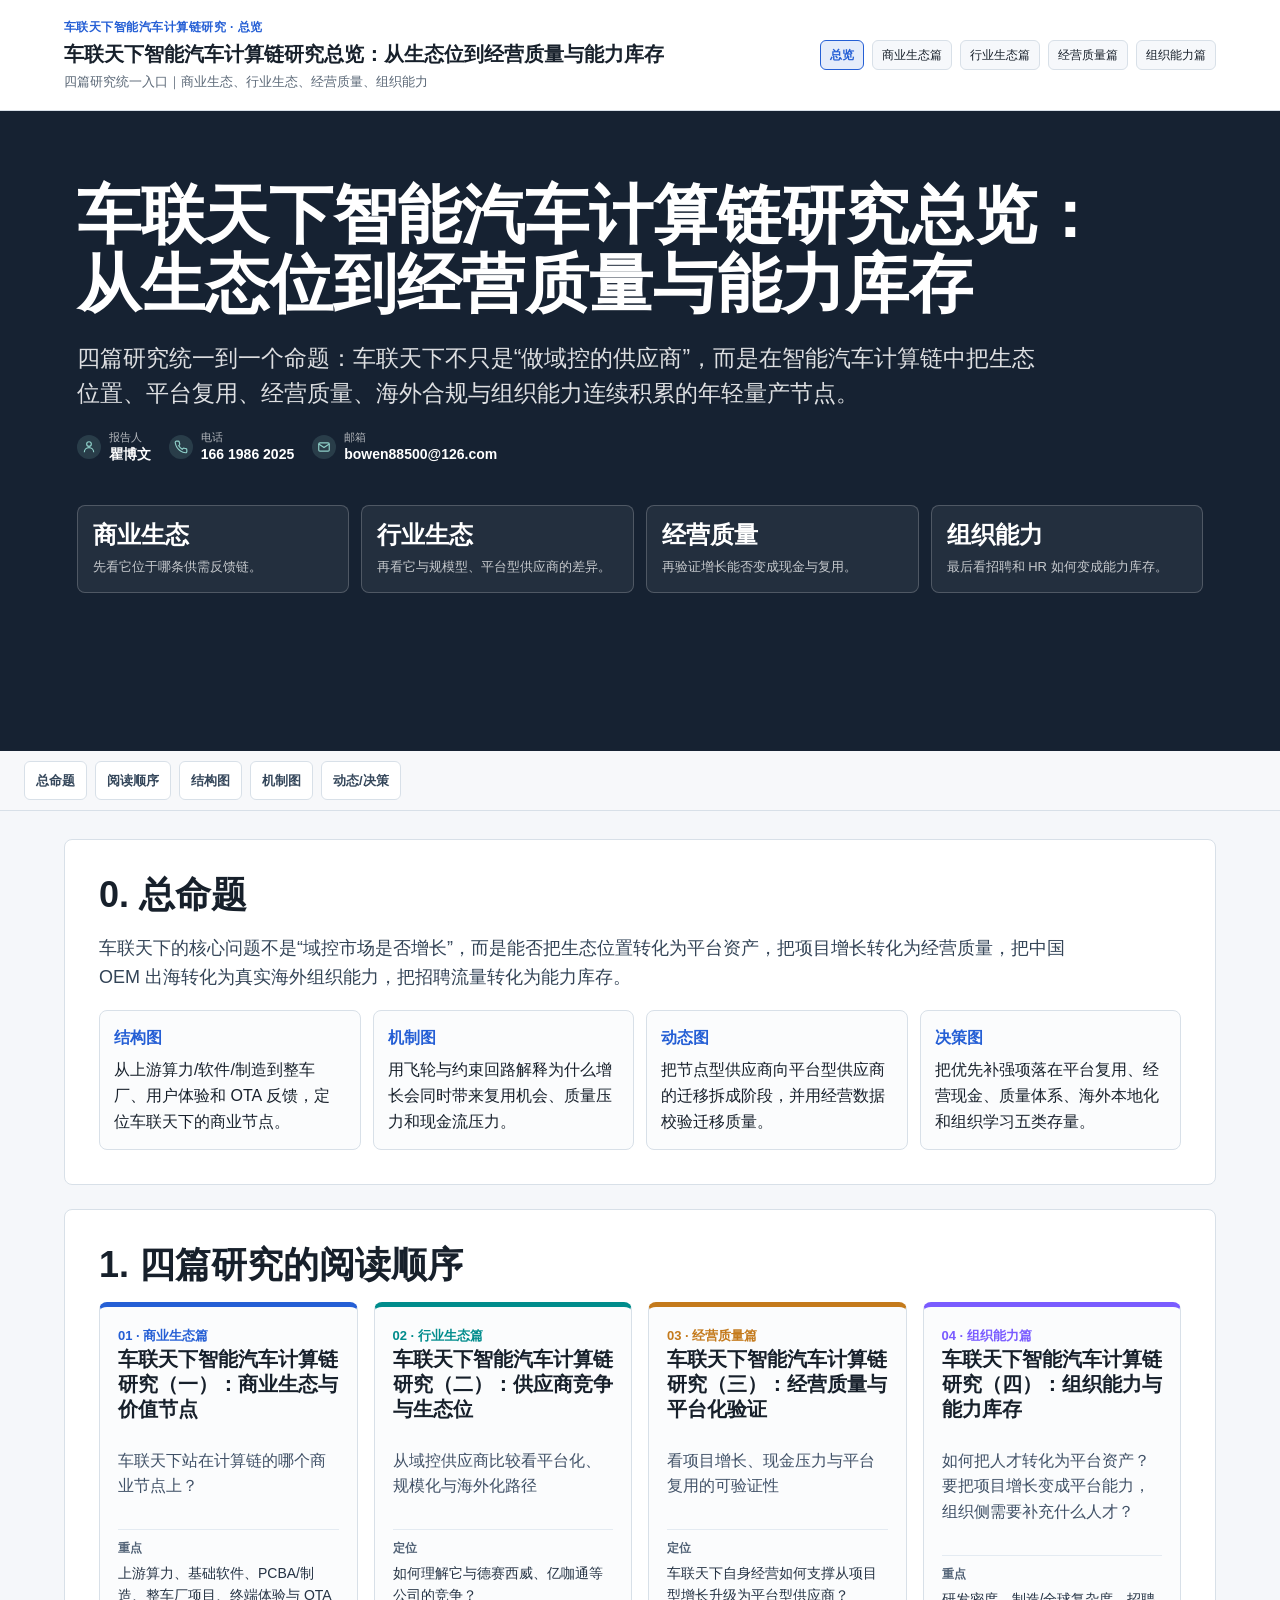
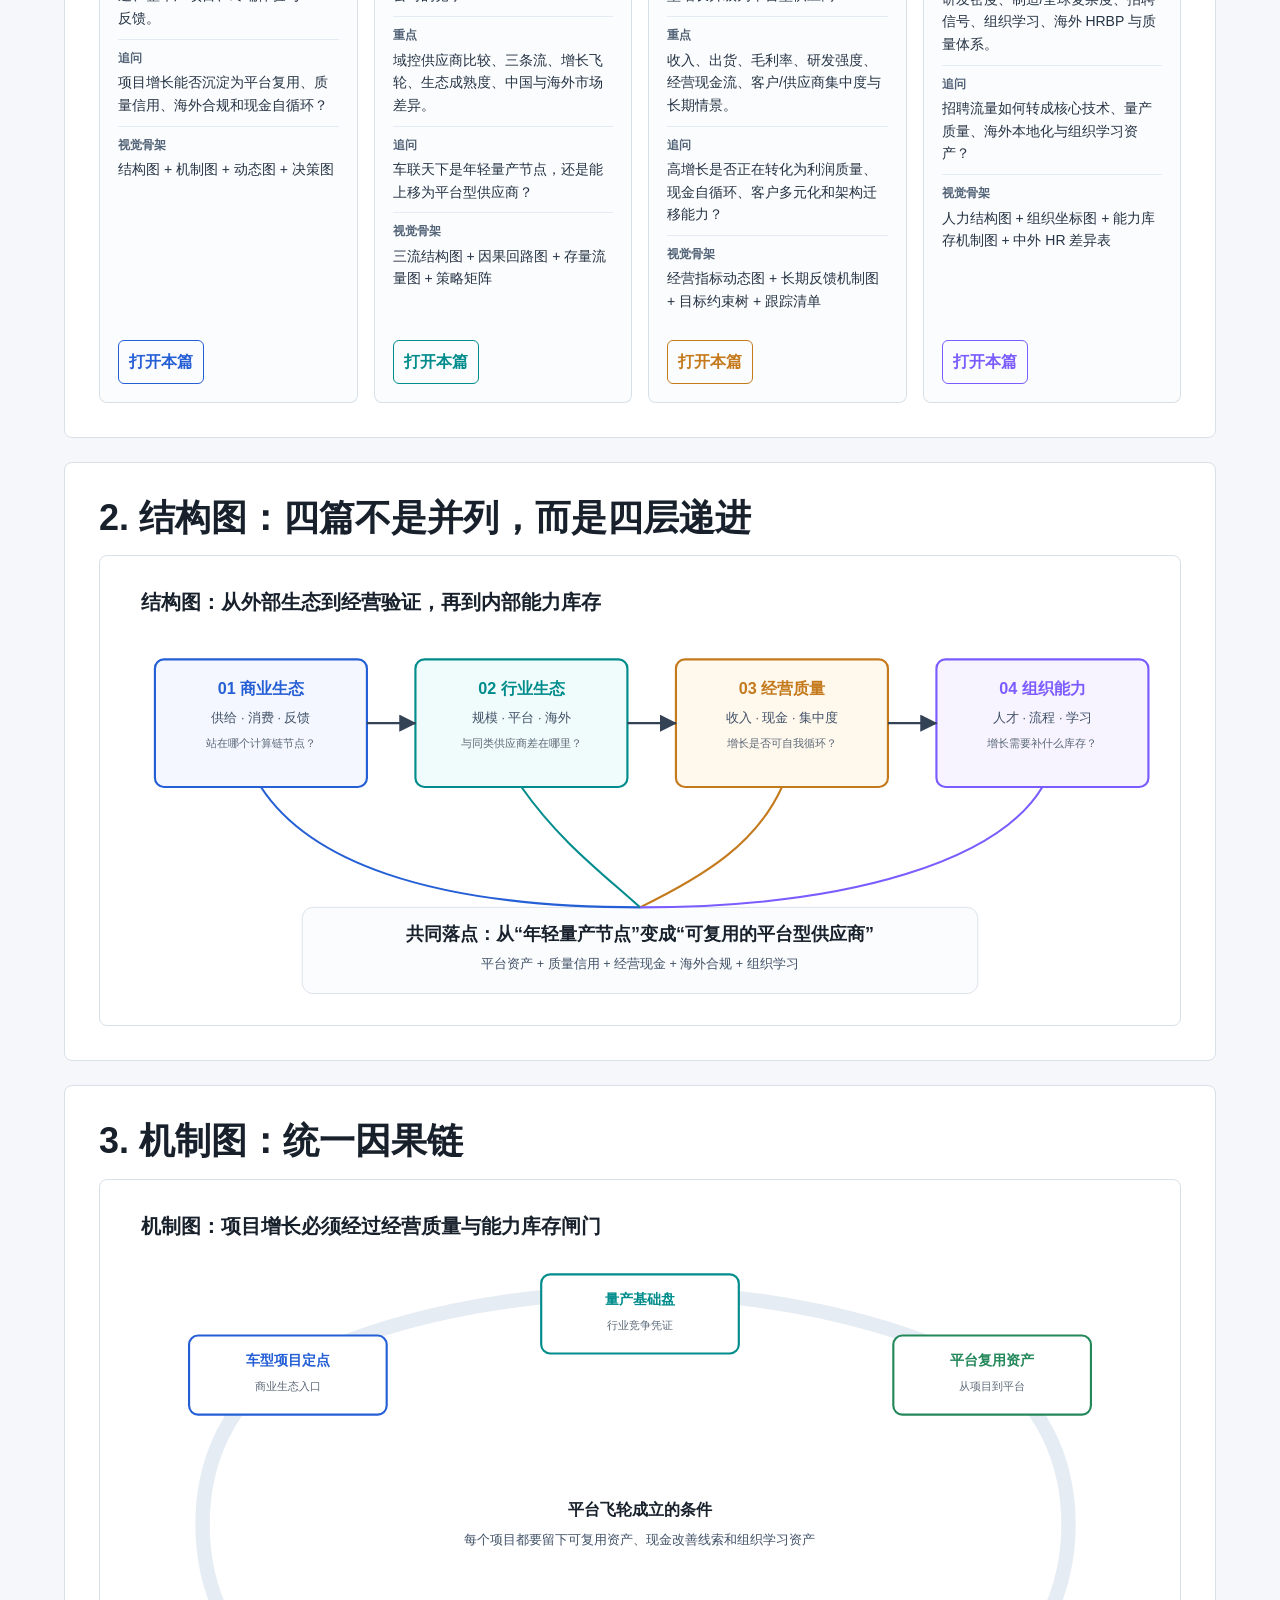
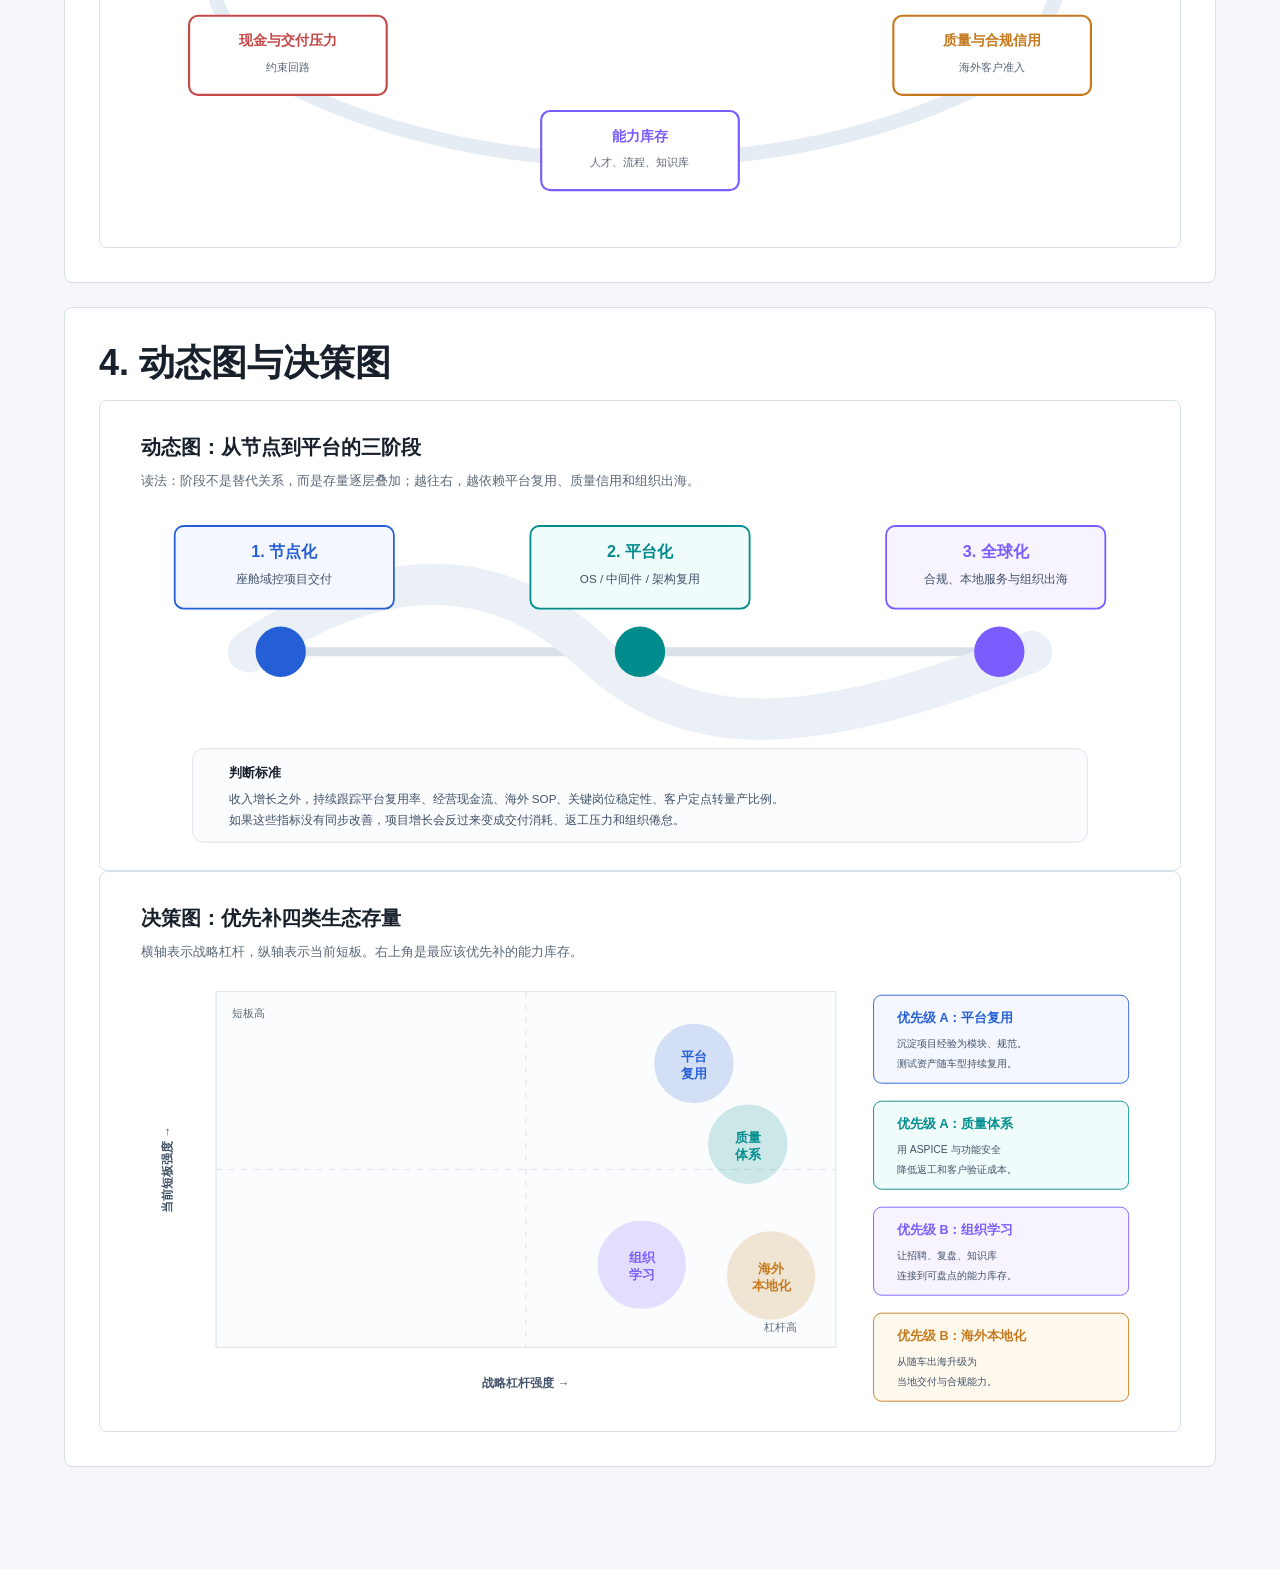
<file: autolink-integrated-series/reports/2026-05-16/autolink_integrated_series/autolink_integrated_series.html>
<!doctype html>
<html lang="zh-CN">
<head>
  <meta charset="utf-8" />
  <meta name="viewport" content="width=device-width, initial-scale=1" />
  <link rel="icon" href="data:," />
  <title>车联天下智能汽车计算链研究总览：从生态位到经营质量与能力库存</title>
  <style>
    :root {
      --ink: #17202b;
      --muted: #5b6877;
      --line: #d8e0e8;
      --paper: #f5f7fa;
      --white: #fff;
      --blue: #255fd5;
      --teal: #008c8c;
      --violet: #7a5cff;
      --amber: #c47a1c;
      --green: #24885b;
    }
    * { box-sizing: border-box; }
    html { -webkit-text-size-adjust: 100%; }
    body {
      margin: 0;
      color: var(--ink);
      background: var(--paper);
      font-family: -apple-system, BlinkMacSystemFont, "Segoe UI", "PingFang SC", "Hiragino Sans GB", "Microsoft YaHei", Arial, sans-serif;
      line-height: 1.62;
    }
    a { color: var(--blue); text-decoration: none; }
    a:hover { text-decoration: underline; }
    .hero {
      background: #162232;
      color: #fff;
      padding: clamp(58px, 8vw, 92px) max(22px, 6vw) clamp(42px, 6vw, 72px);
    }
    .hero-inner { max-width: 1240px; margin: 0 auto; }
    .kicker { color: #8fd0c9; font-size: 13px; font-weight: 850; letter-spacing: .04em; }
    h1 { max-width: 1060px; margin: 0; font-size: clamp(35px, 5vw, 66px); line-height: 1.08; letter-spacing: 0; }
    .hero p { max-width: 960px; margin: 22px 0 0; color: rgba(255,255,255,.86); font-size: clamp(17px, 2vw, 23px); }
    .contact-strip { order: 3; display: flex; flex-wrap: wrap; gap: 18px; margin-top: 20px; align-items: center; }
    .contact-item {
      display: inline-flex;
      align-items: center;
      gap: 8px;
      min-width: 0;
      border: 0;
      border-radius: 0;
      padding: 0;
      color: #fff;
      background: transparent;
      text-decoration: none;
    }
    .contact-item:hover { text-decoration: none; background: transparent; color: #bdf4ee; }
    .contact-icon { display: grid; place-items: center; width: 24px; height: 24px; border-radius: 999px; background: rgba(143,208,201,.16); color: #8fd0c9; flex: 0 0 auto; }
    .contact-icon svg { display: block; width: 14px !important; min-width: 0 !important; height: 14px !important; stroke: currentColor; }
    .contact-item small { display: block; color: rgba(255,255,255,.68); font-size: 11px; line-height: 1.2; }
    .contact-item b { display: block; color: #fff; font-size: 14px; line-height: 1.25; margin-top: 2px; }
    .hero-grid { display: grid; grid-template-columns: repeat(4, minmax(0, 1fr)); gap: 12px; margin-top: 34px; }
    .hero-stat { border: 1px solid rgba(255,255,255,.2); border-radius: 8px; padding: 15px; background: rgba(255,255,255,.06); }
    .hero-stat b { display: block; font-size: 24px; line-height: 1.2; }
    .hero-stat span { display: block; margin-top: 6px; color: rgba(255,255,255,.74); font-size: 13px; }
    main { padding: 28px max(20px, 5vw) 78px; }
    section { max-width: 1280px; margin: 0 auto 24px; padding: clamp(22px, 3vw, 34px); background: var(--white); border: 1px solid var(--line); border-radius: 8px; }
    h2 { margin: 0 0 16px; font-size: clamp(25px, 3vw, 36px); line-height: 1.18; }
    h3 { margin: 0 0 10px; font-size: 20px; line-height: 1.25; }
    .lead { max-width: 980px; color: #334457; font-size: 18px; }
    .grid { display: grid; grid-template-columns: repeat(12, minmax(0, 1fr)); gap: 16px; align-items: start; }
    .span-12 { grid-column: span 12; }
    .report-grid { display: grid; grid-template-columns: repeat(4, minmax(0, 1fr)); gap: 16px; align-items: stretch; }
    .report-card { border: 1px solid var(--line); border-top: 5px solid var(--accent); border-radius: 8px; padding: 18px; background: #fbfcfd; min-height: 100%; display: flex; flex-direction: column; }
    .report-order { color: var(--accent); font-size: 13px; font-weight: 850; }
    .report-card p { color: #405167; }
    dl { margin: 14px 0 18px; }
    dl div { border-top: 1px solid #e4ebf2; padding: 9px 0; }
    dt { color: #526377; font-size: 12px; font-weight: 850; }
    dd { margin: 3px 0 0; color: #253344; font-size: 14px; }
    .report-card a { display: inline-block; align-self: flex-start; margin-top: auto; border: 1px solid var(--accent); border-radius: 6px; padding: 8px 10px; color: var(--accent); font-weight: 800; }
    .svgbox { width: 100%; overflow-x: auto; border: 1px solid var(--line); border-radius: 8px; background: #fff; padding: 10px; }
    svg { display: block; width: 100%; min-width: 760px; height: auto; font-family: inherit; }
    table { width: 100%; border-collapse: separate; border-spacing: 0; font-size: 14px; table-layout: fixed; }
    th, td { border-bottom: 1px solid var(--line); padding: 12px 10px; text-align: left; vertical-align: top; }
    th { background: #f0f4f8; color: #344255; font-weight: 850; }
    td span { color: var(--muted); }
    tbody tr:last-child td { border-bottom: 0; }
    .logic-list { display: grid; grid-template-columns: repeat(4, minmax(0, 1fr)); gap: 12px; }
    .logic-item { border: 1px solid var(--line); border-radius: 8px; padding: 14px; background: #fbfcfd; }
    .logic-item b { display: block; color: var(--blue); margin-bottom: 6px; }
    @media (max-width: 980px) {
      .hero-grid, .report-grid, .logic-list { grid-template-columns: 1fr; }
      section { padding: 22px 16px; }
    }
    @media print {
      body { background: #fff; }
      section { break-inside: avoid; }
    }
/* AUTOLINK_STICKY_NAV_CSS_START */
.sticky-nav {
  position: sticky;
  top: 0;
  z-index: 20;
  background: rgba(247,248,250,.92);
  backdrop-filter: blur(12px);
  border-bottom: 1px solid var(--line);
}
.nav-inner {
  max-width: 1280px;
  margin: 0 auto;
  display: flex;
  gap: 8px;
  overflow-x: auto;
  padding: 10px 24px;
}
.nav-inner a {
  color: var(--slate, #35475b);
  background: #fff;
  border: 1px solid var(--line);
  border-radius: 6px;
  padding: 8px 11px;
  white-space: nowrap;
  font-size: 13px;
  font-weight: 730;
  text-decoration: none;
}
.nav-inner a:hover {
  text-decoration: none;
  border-color: var(--blue, #255fd5);
  color: var(--blue, #255fd5);
}
@media print {
  .sticky-nav { display: none; }
}
/* AUTOLINK_STICKY_NAV_CSS_END */
/* AUTOLINK_SERIES_CSS_START */
.autolink-series-frame {
  --series-ink: #17202b;
  --series-muted: #5b6877;
  --series-line: #d8e0e8;
  --series-paper: #f6f8fb;
  --series-white: #ffffff;
  --series-accent: #255fd5;
  color: var(--series-ink);
  background: var(--series-white);
  border-bottom: 1px solid var(--series-line);
  padding: 18px max(22px, 5vw);
  font-family: -apple-system, BlinkMacSystemFont, "Segoe UI", "PingFang SC", "Hiragino Sans GB", "Microsoft YaHei", Arial, sans-serif;
}
.autolink-series-inner {
  max-width: 1240px;
  margin: 0 auto;
  display: grid;
  grid-template-columns: minmax(0, 1.1fr) minmax(280px, .9fr);
  gap: 18px;
  align-items: center;
}
.autolink-series-kicker {
  color: var(--series-accent);
  font-size: 12px;
  font-weight: 850;
  letter-spacing: .04em;
}
.autolink-series-title {
  margin-top: 5px;
  font-size: 20px;
  line-height: 1.28;
  font-weight: 850;
}
.autolink-series-subtitle {
  margin-top: 4px;
  color: var(--series-muted);
  font-size: 13px;
  line-height: 1.5;
}
.autolink-series-links {
  display: flex;
  flex-wrap: wrap;
  gap: 8px;
  justify-content: flex-end;
}
.autolink-series-links a {
  border: 1px solid var(--series-line);
  border-radius: 6px;
  background: var(--series-paper);
  color: var(--series-ink);
  padding: 7px 9px;
  font-size: 12px;
  line-height: 1.2;
  text-decoration: none;
}
.autolink-series-links a.is-current {
  border-color: var(--series-accent);
  background: color-mix(in srgb, var(--series-accent) 12%, white);
  color: var(--series-accent);
  font-weight: 800;
}
body main > section,
body .content {
  max-width: 1280px !important;
}
body > header.hero {
  min-height: 640px !important;
  padding: 70px max(28px, 6vw) 42px !important;
  display: flex !important;
  flex-direction: column !important;
  justify-content: flex-start !important;
  gap: 32px !important;
}
body > header.hero > .hero-inner,
body > header.hero > div:first-child {
  max-width: 1240px !important;
  width: 100% !important;
  margin: 0 auto !important;
  display: flex !important;
  flex-direction: column !important;
}
body > header.hero h1 {
  order: 1;
  margin: 0 !important;
  max-width: 1060px !important;
  font-size: clamp(38px, 5vw, 66px) !important;
  line-height: 1.08 !important;
  letter-spacing: 0 !important;
  font-weight: 850 !important;
}
body > header.hero p {
  order: 2;
  max-width: 960px !important;
  margin: 22px 0 0 !important;
  font-size: clamp(17px, 1.8vw, 23px) !important;
  line-height: 1.52 !important;
}
body > header.hero .hero-meta {
  order: 3;
  gap: 10px !important;
  margin-top: 24px !important;
}
body > header.hero .hero-grid {
  order: 4;
  max-width: 1240px !important;
  width: 100% !important;
  margin: 42px auto 0 !important;
}
body > header.hero > .hero-meta {
  max-width: 1240px !important;
  width: 100% !important;
  margin: auto auto 0 !important;
}
body > header.hero .pill,
body > header.hero .hero-pill {
  border-radius: 6px !important;
  padding: 7px 10px !important;
  line-height: 1.35 !important;
}
@media (max-width: 860px) {
  .autolink-series-inner { grid-template-columns: 1fr; }
  .autolink-series-links { justify-content: flex-start; }
  body > header.hero { min-height: auto !important; padding: 50px 18px 34px !important; }
}
/* AUTOLINK_SERIES_CSS_END */
  </style>
</head>
<body>
  <!-- AUTOLINK_SERIES_START -->
<div class="autolink-series-frame" style="--series-accent:#255fd5">
  <div class="autolink-series-inner">
    <div>
      <div class="autolink-series-kicker">车联天下智能汽车计算链研究 · 总览</div>
      <div class="autolink-series-title">车联天下智能汽车计算链研究总览：从生态位到经营质量与能力库存</div>
      <div class="autolink-series-subtitle">四篇研究统一入口｜商业生态、行业生态、经营质量、组织能力</div>
    </div>
    <nav class="autolink-series-links" aria-label="车联天下系列报告导航">
      <a class="is-current" aria-current="page" href="autolink_integrated_series.html">总览</a><a href="../autolink_business_ecosystem_report/autolink_business_ecosystem_report.html">商业生态篇</a><a href="../../2026-05-12/autolink_ecosystem_analysis/autolink_ecosystem_analysis.html">行业生态篇</a><a href="../carlink.html">经营质量篇</a><a href="../../2026-05-15/hr_layout_comparison/hr_layout_comparison.html">组织能力篇</a>
    </nav>
  </div>
</div>
<!-- AUTOLINK_SERIES_END -->
  <header class="hero">
    <div class="hero-inner">
      <h1>车联天下智能汽车计算链研究总览：从生态位到经营质量与能力库存</h1>
      <p>四篇研究统一到一个命题：车联天下不只是“做域控的供应商”，而是在智能汽车计算链中把生态位置、平台复用、经营质量、海外合规与组织能力连续积累的年轻量产节点。</p>
      <div class="contact-strip" aria-label="报告联系人">
        <div class="contact-item">
          <span class="contact-icon" aria-hidden="true"><svg viewBox="0 0 24 24" fill="none" stroke-width="2"><path d="M20 21a8 8 0 0 0-16 0"/><circle cx="12" cy="7" r="4"/></svg></span>
          <span><small>报告人</small><b>瞿博文</b></span>
        </div>
        <a class="contact-item" href="tel:16619862025">
          <span class="contact-icon" aria-hidden="true"><svg viewBox="0 0 24 24" fill="none" stroke-width="2"><path d="M22 16.9v3a2 2 0 0 1-2.2 2 19.8 19.8 0 0 1-8.6-3.1 19.5 19.5 0 0 1-6-6A19.8 19.8 0 0 1 2.1 4.2 2 2 0 0 1 4.1 2h3a2 2 0 0 1 2 1.7c.1 1 .4 1.9.7 2.8a2 2 0 0 1-.5 2.1L8.1 9.9a16 16 0 0 0 6 6l1.3-1.3a2 2 0 0 1 2.1-.5c.9.3 1.8.6 2.8.7a2 2 0 0 1 1.7 2.1z"/></svg></span>
          <span><small>电话</small><b>166 1986 2025</b></span>
        </a>
        <a class="contact-item" href="mailto:bowen88500@126.com">
          <span class="contact-icon" aria-hidden="true"><svg viewBox="0 0 24 24" fill="none" stroke-width="2"><rect x="3" y="5" width="18" height="14" rx="2"/><path d="m3 7 9 6 9-6"/></svg></span>
          <span><small>邮箱</small><b>bowen88500@126.com</b></span>
        </a>
      </div>
      <div class="hero-grid">
        <div class="hero-stat"><b>商业生态</b><span>先看它位于哪条供需反馈链。</span></div>
        <div class="hero-stat"><b>行业生态</b><span>再看它与规模型、平台型供应商的差异。</span></div>
        <div class="hero-stat"><b>经营质量</b><span>再验证增长能否变成现金与复用。</span></div>
        <div class="hero-stat"><b>组织能力</b><span>最后看招聘和 HR 如何变成能力库存。</span></div>
      </div>
    </div>
  </header>
  <!-- AUTOLINK_STICKY_NAV_START -->
<nav class="sticky-nav" aria-label="报告导航">
  <div class="nav-inner">
    <a href="#thesis">总命题</a><a href="#reading">阅读顺序</a><a href="#structure">结构图</a><a href="#mechanism">机制图</a><a href="#decision">动态/决策</a>
  </div>
</nav>
<!-- AUTOLINK_STICKY_NAV_END -->
  <main>
    <section id="thesis">
      <h2>0. 总命题</h2>
      <p class="lead">车联天下的核心问题不是“域控市场是否增长”，而是能否把生态位置转化为平台资产，把项目增长转化为经营质量，把中国 OEM 出海转化为真实海外组织能力，把招聘流量转化为能力库存。</p>
      <div class="logic-list">
        <div class="logic-item"><b>结构图</b>从上游算力/软件/制造到整车厂、用户体验和 OTA 反馈，定位车联天下的商业节点。</div>
        <div class="logic-item"><b>机制图</b>用飞轮与约束回路解释为什么增长会同时带来复用机会、质量压力和现金流压力。</div>
        <div class="logic-item"><b>动态图</b>把节点型供应商向平台型供应商的迁移拆成阶段，并用经营数据校验迁移质量。</div>
        <div class="logic-item"><b>决策图</b>把优先补强项落在平台复用、经营现金、质量体系、海外本地化和组织学习五类存量。</div>
      </div>
    </section>

    <section id="reading">
      <h2>1. 四篇研究的阅读顺序</h2>
      <div class="report-grid">

      <article class="report-card" style="--accent:#255fd5">
        <div class="report-order">01 · 商业生态篇</div>
        <h3>车联天下智能汽车计算链研究（一）：商业生态与价值节点</h3>
        <p>车联天下站在计算链的哪个商业节点上？</p>
        <dl>
          
          <div><dt>重点</dt><dd>上游算力、基础软件、PCBA/制造、整车厂项目、终端体验与 OTA 反馈。</dd></div>
          <div><dt>追问</dt><dd>项目增长能否沉淀为平台复用、质量信用、海外合规和现金自循环？</dd></div>
          <div><dt>视觉骨架</dt><dd>结构图 + 机制图 + 动态图 + 决策图</dd></div>
        </dl>
        <a href="../autolink_business_ecosystem_report/autolink_business_ecosystem_report.html">打开本篇</a>
      </article>

      <article class="report-card" style="--accent:#008c8c">
        <div class="report-order">02 · 行业生态篇</div>
        <h3>车联天下智能汽车计算链研究（二）：供应商竞争与生态位</h3>
        <p>从域控供应商比较看平台化、规模化与海外化路径</p>
        <dl>
          
          <div><dt>定位</dt><dd>如何理解它与德赛西威、亿咖通等公司的竞争？</dd></div>
          <div><dt>重点</dt><dd>域控供应商比较、三条流、增长飞轮、生态成熟度、中国与海外市场差异。</dd></div>
          <div><dt>追问</dt><dd>车联天下是年轻量产节点，还是能上移为平台型供应商？</dd></div>
          <div><dt>视觉骨架</dt><dd>三流结构图 + 因果回路图 + 存量流量图 + 策略矩阵</dd></div>
        </dl>
        <a href="../../2026-05-12/autolink_ecosystem_analysis/autolink_ecosystem_analysis.html">打开本篇</a>
      </article>

      <article class="report-card" style="--accent:#c47a1c">
        <div class="report-order">03 · 经营质量篇</div>
        <h3>车联天下智能汽车计算链研究（三）：经营质量与平台化验证</h3>
        <p>看项目增长、现金压力与平台复用的可验证性</p>
        <dl>
          
          <div><dt>定位</dt><dd>车联天下自身经营如何支撑从项目型增长升级为平台型供应商？</dd></div>
          <div><dt>重点</dt><dd>收入、出货、毛利率、研发强度、经营现金流、客户/供应商集中度与长期情景。</dd></div>
          <div><dt>追问</dt><dd>高增长是否正在转化为利润质量、现金自循环、客户多元化和架构迁移能力？</dd></div>
          <div><dt>视觉骨架</dt><dd>经营指标动态图 + 长期反馈机制图 + 目标约束树 + 跟踪清单</dd></div>
        </dl>
        <a href="../carlink.html">打开本篇</a>
      </article>

      <article class="report-card" style="--accent:#7a5cff">
        <div class="report-order">04 · 组织能力篇</div>
        <h3>车联天下智能汽车计算链研究（四）：组织能力与能力库存</h3>
        <p>如何把人才转化为平台资产？要把项目增长变成平台能力，组织侧需要补充什么人才？</p>
        <dl>
          
          <div><dt>重点</dt><dd>研发密度、制造/全球复杂度、招聘信号、组织学习、海外 HRBP 与质量体系。</dd></div>
          <div><dt>追问</dt><dd>招聘流量如何转成核心技术、量产质量、海外本地化与组织学习资产？</dd></div>
          <div><dt>视觉骨架</dt><dd>人力结构图 + 组织坐标图 + 能力库存机制图 + 中外 HR 差异表</dd></div>
        </dl>
        <a href="../../2026-05-15/hr_layout_comparison/hr_layout_comparison.html">打开本篇</a>
      </article>
      </div>
    </section>

    <section id="structure">
      <h2>2. 结构图：四篇不是并列，而是四层递进</h2>
      <div class="svgbox">
        <svg viewBox="0 0 1180 500" role="img" aria-label="四篇研究整体结构图">
          <rect width="1180" height="500" fill="#fff"/>
          <text x="34" y="48" font-size="22" font-weight="850" fill="#17202b">结构图：从外部生态到经营验证，再到内部能力库存</text>
          <rect x="50" y="104" width="236" height="142" rx="10" fill="#f4f7ff" stroke="#255fd5" stroke-width="2.4"/>
          <text x="168" y="143" text-anchor="middle" font-size="18" font-weight="850" fill="#255fd5">01 商业生态</text>
          <text x="168" y="174" text-anchor="middle" font-size="14" fill="#405167">供给 · 消费 · 反馈</text>
          <text x="168" y="202" text-anchor="middle" font-size="12.5" fill="#5b6877">站在哪个计算链节点？</text>
          <rect x="340" y="104" width="236" height="142" rx="10" fill="#f0fbfb" stroke="#008c8c" stroke-width="2.4"/>
          <text x="458" y="143" text-anchor="middle" font-size="18" font-weight="850" fill="#008c8c">02 行业生态</text>
          <text x="458" y="174" text-anchor="middle" font-size="14" fill="#405167">规模 · 平台 · 海外</text>
          <text x="458" y="202" text-anchor="middle" font-size="12.5" fill="#5b6877">与同类供应商差在哪里？</text>
          <rect x="630" y="104" width="236" height="142" rx="10" fill="#fff8ed" stroke="#c47a1c" stroke-width="2.4"/>
          <text x="748" y="143" text-anchor="middle" font-size="18" font-weight="850" fill="#c47a1c">03 经营质量</text>
          <text x="748" y="174" text-anchor="middle" font-size="14" fill="#405167">收入 · 现金 · 集中度</text>
          <text x="748" y="202" text-anchor="middle" font-size="12.5" fill="#5b6877">增长是否可自我循环？</text>
          <rect x="920" y="104" width="236" height="142" rx="10" fill="#f7f3ff" stroke="#7a5cff" stroke-width="2.4"/>
          <text x="1038" y="143" text-anchor="middle" font-size="18" font-weight="850" fill="#7a5cff">04 组织能力</text>
          <text x="1038" y="174" text-anchor="middle" font-size="14" fill="#405167">人才 · 流程 · 学习</text>
          <text x="1038" y="202" text-anchor="middle" font-size="12.5" fill="#5b6877">增长需要补什么库存？</text>
          <path d="M286 175 L340 175" stroke="#344255" stroke-width="2.4" marker-end="url(#arr)"/>
          <path d="M576 175 L630 175" stroke="#344255" stroke-width="2.4" marker-end="url(#arr)"/>
          <path d="M866 175 L920 175" stroke="#344255" stroke-width="2.4" marker-end="url(#arr)"/>
          <rect x="214" y="380" width="752" height="96" rx="12" fill="#fbfcfd" stroke="#d8e0e8"/>
          <text x="590" y="416" text-anchor="middle" font-size="20" font-weight="850" fill="#17202b">共同落点：从“年轻量产节点”变成“可复用的平台型供应商”</text>
          <text x="590" y="448" text-anchor="middle" font-size="14" fill="#405167">平台资产 + 质量信用 + 经营现金 + 海外合规 + 组织学习</text>
          <path d="M168 246 C220 326 350 380 590 380" fill="none" stroke="#255fd5" stroke-width="2.3"/>
          <path d="M458 246 C500 306 548 342 590 380" fill="none" stroke="#008c8c" stroke-width="2.3"/>
          <path d="M748 246 C720 308 664 344 590 380" fill="none" stroke="#c47a1c" stroke-width="2.3"/>
          <path d="M1038 246 C990 326 830 380 590 380" fill="none" stroke="#7a5cff" stroke-width="2.3"/>
          <defs><marker id="arr" markerWidth="8" markerHeight="8" refX="7.5" refY="4" orient="auto"><path d="M0,0 L8,4 L0,8 z" fill="#344255"/></marker></defs>
        </svg>
      </div>
    </section>

    <section id="mechanism">
      <h2>3. 机制图：统一因果链</h2>
      <div class="svgbox">
        <svg viewBox="0 0 1180 720" role="img" aria-label="统一机制图">
          <rect width="1180" height="720" fill="#fff"/>
          <text x="34" y="48" font-size="22" font-weight="850" fill="#17202b">机制图：项目增长必须经过经营质量与能力库存闸门</text>
          <g class="overview-mechanism-body" transform="translate(0 44)">
          <path d="M196 154 C416 42 754 42 974 154 C1098 218 1098 438 974 506 C754 620 416 620 196 506 C72 438 72 218 196 154" fill="none" stroke="#e5ecf3" stroke-width="16"/>
          <g fill="#fff" stroke-width="2.4">
            <rect x="88" y="118" width="220" height="88" rx="10" stroke="#255fd5"/>
            <rect x="480" y="50" width="220" height="88" rx="10" stroke="#008c8c"/>
            <rect x="872" y="118" width="220" height="88" rx="10" stroke="#24885b"/>
            <rect x="872" y="430" width="220" height="88" rx="10" stroke="#c47a1c"/>
            <rect x="480" y="536" width="220" height="88" rx="10" stroke="#7a5cff"/>
            <rect x="88" y="430" width="220" height="88" rx="10" stroke="#c64949"/>
          </g>
          <text x="198" y="151" text-anchor="middle" font-size="16" font-weight="850" fill="#255fd5">车型项目定点</text>
          <text x="198" y="179" text-anchor="middle" font-size="12" fill="#5b6877">商业生态入口</text>
          <text x="590" y="83" text-anchor="middle" font-size="16" font-weight="850" fill="#008c8c">量产基础盘</text>
          <text x="590" y="111" text-anchor="middle" font-size="12" fill="#5b6877">行业竞争凭证</text>
          <text x="982" y="151" text-anchor="middle" font-size="16" font-weight="850" fill="#24885b">平台复用资产</text>
          <text x="982" y="179" text-anchor="middle" font-size="12" fill="#5b6877">从项目到平台</text>
          <text x="982" y="463" text-anchor="middle" font-size="16" font-weight="850" fill="#c47a1c">质量与合规信用</text>
          <text x="982" y="491" text-anchor="middle" font-size="12" fill="#5b6877">海外客户准入</text>
          <text x="590" y="569" text-anchor="middle" font-size="16" font-weight="850" fill="#7a5cff">能力库存</text>
          <text x="590" y="597" text-anchor="middle" font-size="12" fill="#5b6877">人才、流程、知识库</text>
          <text x="198" y="463" text-anchor="middle" font-size="16" font-weight="850" fill="#c64949">现金与交付压力</text>
          <text x="198" y="491" text-anchor="middle" font-size="12" fill="#5b6877">约束回路</text>
          <text x="590" y="318" text-anchor="middle" font-size="18" font-weight="850" fill="#17202b">平台飞轮成立的条件</text>
          <text x="590" y="350" text-anchor="middle" font-size="14" fill="#405167">每个项目都要留下可复用资产、现金改善线索和组织学习资产</text>
          </g>
        </svg>
      </div>
    </section>

    <section id="decision">
      <h2>4. 动态图与决策图</h2>
      <div class="svgbox">
        <svg viewBox="0 0 1180 500" role="img" aria-label="动态阶段图">
          <rect width="1180" height="500" fill="#fff"/>
          <text x="34" y="48" font-size="22" font-weight="850" fill="#17202b">动态图：从节点到平台的三阶段</text>
          <text x="34" y="82" font-size="14" fill="#5b6877">读法：阶段不是替代关系，而是存量逐层叠加；越往右，越依赖平台复用、质量信用和组织出海。</text>
          <line x1="154" y1="268" x2="1026" y2="268" stroke="#d8e0e8" stroke-width="10" stroke-linecap="round"/>
          <path d="M154 268 C300 168 430 168 536 268 S772 368 1026 268" fill="none" stroke="#eaf0f6" stroke-width="46" stroke-linecap="round"/>
          <circle cx="190" cy="268" r="28" fill="#255fd5"/>
          <circle cx="590" cy="268" r="28" fill="#008c8c"/>
          <circle cx="990" cy="268" r="28" fill="#7a5cff"/>
          <rect x="72" y="128" width="244" height="92" rx="10" fill="#f4f7ff" stroke="#255fd5" stroke-width="2"/>
          <text x="194" y="162" text-anchor="middle" font-size="18" font-weight="850" fill="#255fd5">1. 节点化</text>
          <text x="194" y="192" text-anchor="middle" font-size="13" fill="#405167">座舱域控项目交付</text>
          <rect x="468" y="128" width="244" height="92" rx="10" fill="#f0fbfb" stroke="#008c8c" stroke-width="2"/>
          <text x="590" y="162" text-anchor="middle" font-size="18" font-weight="850" fill="#008c8c">2. 平台化</text>
          <text x="590" y="192" text-anchor="middle" font-size="13" fill="#405167">OS / 中间件 / 架构复用</text>
          <rect x="864" y="128" width="244" height="92" rx="10" fill="#f7f3ff" stroke="#7a5cff" stroke-width="2"/>
          <text x="986" y="162" text-anchor="middle" font-size="18" font-weight="850" fill="#7a5cff">3. 全球化</text>
          <text x="986" y="192" text-anchor="middle" font-size="13" fill="#405167">合规、本地服务与组织出海</text>
          <rect x="92" y="376" width="996" height="104" rx="12" fill="#fbfcfd" stroke="#d8e0e8"/>
          <text x="132" y="408" font-size="15" font-weight="850" fill="#17202b">判断标准</text>
          <text x="132" y="436" font-size="13" fill="#405167">收入增长之外，持续跟踪平台复用率、经营现金流、海外 SOP、关键岗位稳定性、客户定点转量产比例。</text>
          <text x="132" y="460" font-size="13" fill="#405167">如果这些指标没有同步改善，项目增长会反过来变成交付消耗、返工压力和组织倦怠。</text>
        </svg>
      </div>
      <div class="svgbox">
        <svg viewBox="0 0 1180 600" role="img" aria-label="决策优先级图">
          <rect width="1180" height="600" fill="#fff"/>
          <text x="34" y="48" font-size="22" font-weight="850" fill="#17202b">决策图：优先补四类生态存量</text>
          <text x="34" y="82" font-size="14" fill="#5b6877">横轴表示战略杠杆，纵轴表示当前短板。右上角是最应该优先补的能力库存。</text>
          <rect x="118" y="122" width="690" height="396" fill="#fbfcfd" stroke="#d8e0e8"/>
          <line x1="463" y1="122" x2="463" y2="518" stroke="#d8e0e8" stroke-dasharray="7 7"/>
          <line x1="118" y1="320" x2="808" y2="320" stroke="#d8e0e8" stroke-dasharray="7 7"/>
          <text x="463" y="562" text-anchor="middle" font-size="13" font-weight="850" fill="#405167">战略杠杆强度 →</text>
          <text x="68" y="320" text-anchor="middle" transform="rotate(-90 68 320)" font-size="13" font-weight="850" fill="#405167">当前短板强度 →</text>
          <text x="136" y="150" font-size="12" fill="#5b6877">短板高</text>
          <text x="728" y="500" font-size="12" fill="#5b6877">杠杆高</text>
          <circle cx="650" cy="202" r="43" fill="#255fd5" opacity=".18" stroke="#255fd5" stroke-width="2.4"/>
          <text x="650" y="199" text-anchor="middle" font-size="14" font-weight="850" fill="#255fd5">平台</text>
          <text x="650" y="218" text-anchor="middle" font-size="14" font-weight="850" fill="#255fd5">复用</text>
          <circle cx="710" cy="292" r="43" fill="#008c8c" opacity=".18" stroke="#008c8c" stroke-width="2.4"/>
          <text x="710" y="289" text-anchor="middle" font-size="14" font-weight="850" fill="#008c8c">质量</text>
          <text x="710" y="308" text-anchor="middle" font-size="14" font-weight="850" fill="#008c8c">体系</text>
          <circle cx="592" cy="426" r="48" fill="#7a5cff" opacity=".18" stroke="#7a5cff" stroke-width="2.4"/>
          <text x="592" y="423" text-anchor="middle" font-size="14" font-weight="850" fill="#7a5cff">组织</text>
          <text x="592" y="442" text-anchor="middle" font-size="14" font-weight="850" fill="#7a5cff">学习</text>
          <circle cx="736" cy="438" r="48" fill="#c47a1c" opacity=".18" stroke="#c47a1c" stroke-width="2.4"/>
          <text x="736" y="435" text-anchor="middle" font-size="14" font-weight="850" fill="#c47a1c">海外</text>
          <text x="736" y="454" text-anchor="middle" font-size="14" font-weight="850" fill="#c47a1c">本地化</text>
          <g class="priority-card" data-card="platform">
            <rect x="850" y="126" width="284" height="98" rx="9" fill="#f4f7ff" stroke="#255fd5"/>
            <text x="876" y="156" font-size="14" font-weight="850" fill="#255fd5">优先级 A：平台复用</text>
            <text x="876" y="184" font-size="11.5" fill="#405167">沉淀项目经验为模块、规范。</text>
            <text x="876" y="206" font-size="11.5" fill="#405167">测试资产随车型持续复用。</text>
          </g>
          <g class="priority-card" data-card="quality">
            <rect x="850" y="244" width="284" height="98" rx="9" fill="#f0fbfb" stroke="#008c8c"/>
            <text x="876" y="274" font-size="14" font-weight="850" fill="#008c8c">优先级 A：质量体系</text>
            <text x="876" y="302" font-size="11.5" fill="#405167">用 ASPICE 与功能安全</text>
            <text x="876" y="324" font-size="11.5" fill="#405167">降低返工和客户验证成本。</text>
          </g>
          <g class="priority-card" data-card="learning">
            <rect x="850" y="362" width="284" height="98" rx="9" fill="#f7f3ff" stroke="#7a5cff"/>
            <text x="876" y="392" font-size="14" font-weight="850" fill="#7a5cff">优先级 B：组织学习</text>
            <text x="876" y="420" font-size="11.5" fill="#405167">让招聘、复盘、知识库</text>
            <text x="876" y="442" font-size="11.5" fill="#405167">连接到可盘点的能力库存。</text>
          </g>
          <g class="priority-card" data-card="overseas">
            <rect x="850" y="480" width="284" height="98" rx="9" fill="#fff8ed" stroke="#c47a1c"/>
            <text x="876" y="510" font-size="14" font-weight="850" fill="#c47a1c">优先级 B：海外本地化</text>
            <text x="876" y="538" font-size="11.5" fill="#405167">从随车出海升级为</text>
            <text x="876" y="560" font-size="11.5" fill="#405167">当地交付与合规能力。</text>
          </g>
        </svg>
      </div>
    </section>

  </main>
</body>
</html>
</file>
<file: autolink-scenario-path-matrix/assets/styles.css>
:root {
  --page: #eef2f6;
  --paper: #ffffff;
  --ink: #172033;
  --muted: #5f6b7a;
  --line: #d9e0ea;
  --grid: rgba(31, 41, 55, 0.08);
  --upside: #1f8a61;
  --upside-soft: #eaf7f1;
  --base: #2454a6;
  --base-soft: #edf3ff;
  --downside: #c2473d;
  --downside-soft: #fff0ef;
  --warning: #c47a1e;
  --warning-soft: #fff4e4;
  --mixed: #607b2f;
  --mixed-soft: #f2f6e9;
  --matrix-rail: 96px;
  --matrix-rail-gap: 14px;
  --matrix-cell-gap: 20px;
  --matrix-row-height: 260px;
  --matrix-board-height: 820px;
  --matrix-min-board-width: 1162px;
  --shadow: 0 24px 70px rgba(23, 32, 51, 0.13);
}

* {
  box-sizing: border-box;
}

body {
  margin: 0;
  min-height: 100vh;
  background:
    linear-gradient(90deg, rgba(36, 84, 166, 0.055) 0 1px, transparent 1px 100%),
    linear-gradient(180deg, rgba(36, 84, 166, 0.055) 0 1px, transparent 1px 100%),
    var(--page);
  background-size: 42px 42px;
  color: var(--ink);
  font-family:
    -apple-system, BlinkMacSystemFont, "Segoe UI", "PingFang SC", "Hiragino Sans GB",
    "Microsoft YaHei", sans-serif;
}

button,
input,
select,
textarea {
  font: inherit;
}

.page {
  width: min(100vw, 1720px);
  margin: 0 auto;
  padding: 28px 34px 34px;
}

.scenario-matrix-component {
  min-height: 1000px;
  padding: 26px 30px 30px;
  border: 1px solid rgba(23, 32, 51, 0.09);
  background: rgba(255, 255, 255, 0.96);
  box-shadow: var(--shadow);
  overflow: hidden;
}

.matrix-header {
  display: grid;
  grid-template-columns: minmax(0, 1fr);
  gap: 14px;
  align-items: start;
  margin-bottom: 16px;
}

.source-note {
  width: fit-content;
  margin: 0 0 10px;
  padding: 5px 10px;
  border: 1px solid #cfd8e7;
  background: #f8fafc;
  color: #556274;
  font-size: 12px;
  line-height: 1;
  font-weight: 720;
}

.matrix-header h1 {
  margin: 0;
  color: var(--ink);
  font-size: 34px;
  line-height: 1.12;
  font-weight: 820;
  letter-spacing: 0;
}

.subtitle {
  max-width: 1180px;
  margin: 11px 0 0;
  color: var(--muted);
  font-size: 15px;
  line-height: 1.62;
}

.legend-block {
  display: grid;
  gap: 9px;
}

.path-controls {
  display: flex;
  flex-wrap: wrap;
  gap: 8px;
  justify-content: flex-start;
}

.path-chip {
  display: inline-flex;
  align-items: center;
  gap: 7px;
  min-height: 32px;
  padding: 0 10px;
  border: 1px solid #cfd8e7;
  background: #fbfcfe;
  color: #3f4c5d;
  font-size: 12px;
  line-height: 1;
  font-weight: 760;
  cursor: pointer;
}

.path-chip:hover,
.path-chip.is-active {
  border-color: #95a5bd;
  background: #f0f4f9;
  color: #182231;
}

.chip-line {
  display: inline-block;
  width: 24px;
  height: 3px;
  border-radius: 999px;
  background: #64748b;
}

.chip-line.tone-upside {
  background: var(--upside);
}

.chip-line.tone-base {
  background: var(--base);
}

.chip-line.tone-downside {
  background: var(--downside);
}

.chip-line.tone-warning {
  background: var(--warning);
}

.chip-line.tone-mixed {
  background: var(--mixed);
}

.path-legend {
  display: grid;
  grid-template-columns: repeat(5, minmax(0, 1fr));
  gap: 8px;
}

.path-legend-item {
  min-height: 70px;
  padding: 8px 10px 9px;
  border: 1px solid var(--line);
  border-left-width: 5px;
  background: #fbfcfe;
  transition: opacity 160ms ease, transform 160ms ease, border-color 160ms ease;
}

.path-legend-item > div {
  display: flex;
  align-items: baseline;
  justify-content: space-between;
  gap: 10px;
}

.path-legend-item strong {
  display: block;
  color: #1f2937;
  font-size: 12px;
  line-height: 1.2;
  font-weight: 820;
}

.path-legend-item span {
  flex: 0 0 auto;
  color: #647084;
  font-size: 11px;
  font-weight: 720;
}

.path-legend-item p {
  margin: 5px 0 0;
  color: #5f6b7a;
  font-size: 11px;
  line-height: 1.3;
}

.path-legend-item.tone-upside {
  border-left-color: var(--upside);
}

.path-legend-item.tone-base {
  border-left-color: var(--base);
}

.path-legend-item.tone-downside {
  border-left-color: var(--downside);
}

.path-legend-item.tone-warning {
  border-left-color: var(--warning);
}

.path-legend-item.tone-mixed {
  border-left-color: var(--mixed);
}

.path-legend-item.is-focused {
  border-color: #9badc5;
  transform: translateY(-1px);
}

.path-legend-item.is-muted {
  opacity: 0.28;
}

.matrix-layout {
  display: grid;
  grid-template-columns: var(--matrix-rail) minmax(0, 1fr);
  grid-template-rows: auto auto;
  gap: 10px var(--matrix-rail-gap);
  width: 100%;
  overflow-x: auto;
  padding: 6px 0 2px;
}

.timeline-offset {
  grid-column: 1;
  grid-row: 1;
}

.timeline-head {
  grid-column: 2;
  grid-row: 1;
  width: 100%;
  min-width: var(--matrix-min-board-width);
  display: grid;
  grid-template-columns: repeat(3, 1fr);
  gap: var(--matrix-cell-gap);
}

.timeline-head-cell {
  min-height: 58px;
  padding: 10px 14px;
  border: 1px solid var(--line);
  background: #f8fafc;
}

.timeline-head-cell strong,
.timeline-head-cell span {
  display: block;
}

.timeline-head-cell strong {
  color: #1f2937;
  font-size: 18px;
  line-height: 1;
  font-weight: 820;
}

.timeline-head-cell span {
  margin-top: 7px;
  color: #657184;
  font-size: 13px;
  line-height: 1.25;
  font-weight: 650;
}

.stance-rail {
  grid-column: 1;
  grid-row: 2;
  display: grid;
  grid-template-rows: repeat(3, var(--matrix-row-height));
  gap: var(--matrix-cell-gap);
  width: var(--matrix-rail);
}

.stance-label {
  min-height: var(--matrix-row-height);
  display: flex;
  flex-direction: column;
  justify-content: center;
  gap: 9px;
  padding: 12px 8px;
  border: 1px solid var(--line);
  background: #fbfcfe;
  text-align: center;
}

.stance-label strong {
  color: #172033;
  font-size: 19px;
  line-height: 1.1;
  font-weight: 840;
}

.stance-label span {
  color: #647084;
  font-size: 12px;
  line-height: 1.25;
  font-weight: 660;
}

.stance-label.tone-upside {
  border-left: 5px solid var(--upside);
  background: var(--upside-soft);
}

.stance-label.tone-base {
  border-left: 5px solid var(--base);
  background: var(--base-soft);
}

.stance-label.tone-downside {
  border-left: 5px solid var(--downside);
  background: var(--downside-soft);
}

.matrix-viewport {
  position: relative;
  grid-column: 2;
  grid-row: 2;
  width: 100%;
  min-width: var(--matrix-min-board-width);
  min-height: var(--matrix-board-height);
}

.path-layer {
  position: absolute;
  inset: 0;
  z-index: 1;
  width: 100%;
  height: 100%;
  pointer-events: none;
  overflow: visible;
}

.dependency-path {
  fill: none;
  stroke-linecap: round;
  stroke-linejoin: round;
  stroke-width: 7;
  opacity: 0.64;
  filter: url(#pathGlow);
  transition: opacity 160ms ease, stroke-width 160ms ease;
}

.dependency-path.viability-conditional {
  stroke-width: 5;
  stroke-dasharray: 14 10;
  opacity: 0.52;
}

.dependency-path.viability-pruned {
  stroke-width: 4;
  stroke-dasharray: 7 10;
  opacity: 0.36;
}

.dependency-path.tone-upside,
.dependency-node.tone-upside {
  stroke: var(--upside);
}

.dependency-path.tone-base,
.dependency-node.tone-base {
  stroke: var(--base);
}

.dependency-path.tone-downside,
.dependency-node.tone-downside {
  stroke: var(--downside);
}

.dependency-path.tone-warning,
.dependency-node.tone-warning {
  stroke: var(--warning);
}

.dependency-path.tone-mixed,
.dependency-node.tone-mixed {
  stroke: var(--mixed);
}

.dependency-node {
  fill: #ffffff;
  stroke-width: 4;
  opacity: 0.72;
  transition: opacity 160ms ease;
}

.dependency-path.is-focused {
  opacity: 0.88;
  stroke-width: 9;
}

.dependency-node.is-focused {
  opacity: 0.95;
}

.dependency-path.is-muted,
.dependency-node.is-muted {
  opacity: 0.08;
}

.matrix-grid {
  position: relative;
  z-index: 2;
  display: grid;
  width: 100%;
  min-width: var(--matrix-min-board-width);
  grid-template-columns: repeat(3, minmax(0, 1fr));
  grid-template-rows: repeat(3, var(--cell-height));
  gap: var(--cell-gap);
}

.matrix-card {
  position: relative;
  min-height: 260px;
  padding: 13px 14px 12px;
  border: 1px solid rgba(23, 32, 51, 0.12);
  border-top-width: 5px;
  background: rgba(255, 255, 255, 0.93);
  box-shadow: 0 12px 28px rgba(23, 32, 51, 0.08);
  transition: opacity 160ms ease, transform 160ms ease, box-shadow 160ms ease, border-color 160ms ease;
}

.matrix-card::after {
  content: "";
  position: absolute;
  inset: 9px;
  border: 1px solid rgba(255, 255, 255, 0.82);
  pointer-events: none;
}

.matrix-card.tone-upside {
  border-top-color: var(--upside);
  background: linear-gradient(180deg, rgba(234, 247, 241, 0.92), rgba(255, 255, 255, 0.94) 42%);
}

.matrix-card.tone-base {
  border-top-color: var(--base);
  background: linear-gradient(180deg, rgba(237, 243, 255, 0.92), rgba(255, 255, 255, 0.94) 42%);
}

.matrix-card.tone-downside {
  border-top-color: var(--downside);
  background: linear-gradient(180deg, rgba(255, 240, 239, 0.92), rgba(255, 255, 255, 0.94) 42%);
}

.matrix-card.is-current {
  transform: translateY(-3px);
  box-shadow: 0 20px 42px rgba(23, 32, 51, 0.16);
}

.matrix-card.is-muted {
  opacity: 0.32;
}

.card-topline {
  position: relative;
  z-index: 1;
  display: flex;
  align-items: center;
  justify-content: space-between;
  gap: 10px;
  margin-bottom: 8px;
}

.card-topline .stage {
  color: #1f2937;
  font-size: 18px;
  line-height: 1;
  font-weight: 840;
}

.card-topline strong {
  display: inline-flex;
  align-items: center;
  min-height: 24px;
  padding: 0 9px;
  border: 1px solid rgba(23, 32, 51, 0.13);
  background: #ffffff;
  color: #425066;
  font-size: 12px;
  line-height: 1;
  font-weight: 820;
}

.impact-list {
  position: relative;
  z-index: 1;
  display: grid;
  gap: 6px;
}

.impact-row {
  display: grid;
  grid-template-columns: 38px minmax(0, 1fr);
  gap: 8px;
  align-items: start;
  min-height: 34px;
  padding: 6px 0;
  border-top: 1px solid rgba(23, 32, 51, 0.08);
}

.impact-row span:first-child {
  color: #344154;
  font-size: 12px;
  line-height: 1.4;
  font-weight: 820;
}

.impact-row p {
  margin: 0;
  color: #39475a;
  font-size: 13px;
  line-height: 1.44;
  font-weight: 610;
}

.node-role {
  position: absolute;
  right: 14px;
  bottom: 11px;
  z-index: 1;
  max-width: calc(100% - 28px);
  padding: 4px 8px;
  border: 1px solid rgba(23, 32, 51, 0.11);
  background: rgba(255, 255, 255, 0.9);
  color: #526174;
  font-size: 12px;
  line-height: 1;
  font-weight: 820;
}

.emphasis {
  font-weight: 880;
}

.emphasis.metric {
  color: #172033;
  text-decoration: underline;
  text-decoration-thickness: 1.5px;
  text-underline-offset: 3px;
}

.emphasis.upside {
  color: var(--upside);
}

.emphasis.risk {
  color: var(--downside);
  font-style: italic;
  text-decoration: underline;
  text-decoration-thickness: 1.4px;
  text-underline-offset: 3px;
}

.emphasis.tech {
  color: #1d4f9f;
}

.emphasis.customer {
  color: #7a541b;
  font-weight: 820;
}

.pruning-panel {
  display: grid;
  grid-template-columns: 110px minmax(0, 1fr);
  gap: 16px;
  margin-top: 18px;
  padding-top: 16px;
  border-top: 1px solid var(--line);
}

.pruning-panel h2 {
  margin: 0;
  color: #1f2937;
  font-size: 18px;
  line-height: 1.2;
  font-weight: 840;
}

.pruning-list {
  display: grid;
  grid-template-columns: repeat(3, minmax(0, 1fr));
  gap: 10px;
}

.pruning-note {
  min-height: 86px;
  padding: 11px 12px;
  border: 1px solid var(--line);
  border-left-width: 5px;
  background: #fbfcfe;
}

.pruning-note.tone-upside {
  border-left-color: var(--upside);
}

.pruning-note.tone-base {
  border-left-color: var(--base);
}

.pruning-note.tone-downside {
  border-left-color: var(--downside);
}

.pruning-note strong {
  color: #1f2937;
  font-size: 13px;
  line-height: 1.2;
  font-weight: 840;
}

.pruning-note p {
  margin: 6px 0 0;
  color: #5f6b7a;
  font-size: 13px;
  line-height: 1.42;
}

@media (max-width: 1180px) {
  .page {
    padding: 18px;
  }

  .scenario-matrix-component {
    padding: 20px;
  }

  .matrix-header {
    grid-template-columns: 1fr;
  }

  .path-controls {
    justify-content: flex-start;
  }

  .path-legend {
    grid-template-columns: repeat(2, minmax(0, 1fr));
  }

  .pruning-panel,
  .pruning-list {
    grid-template-columns: 1fr;
  }
}

@media print {
  body {
    background: #ffffff;
  }

  .page {
    width: 1720px;
    padding: 0;
  }

  .scenario-matrix-component {
    box-shadow: none;
  }
}
</file>
